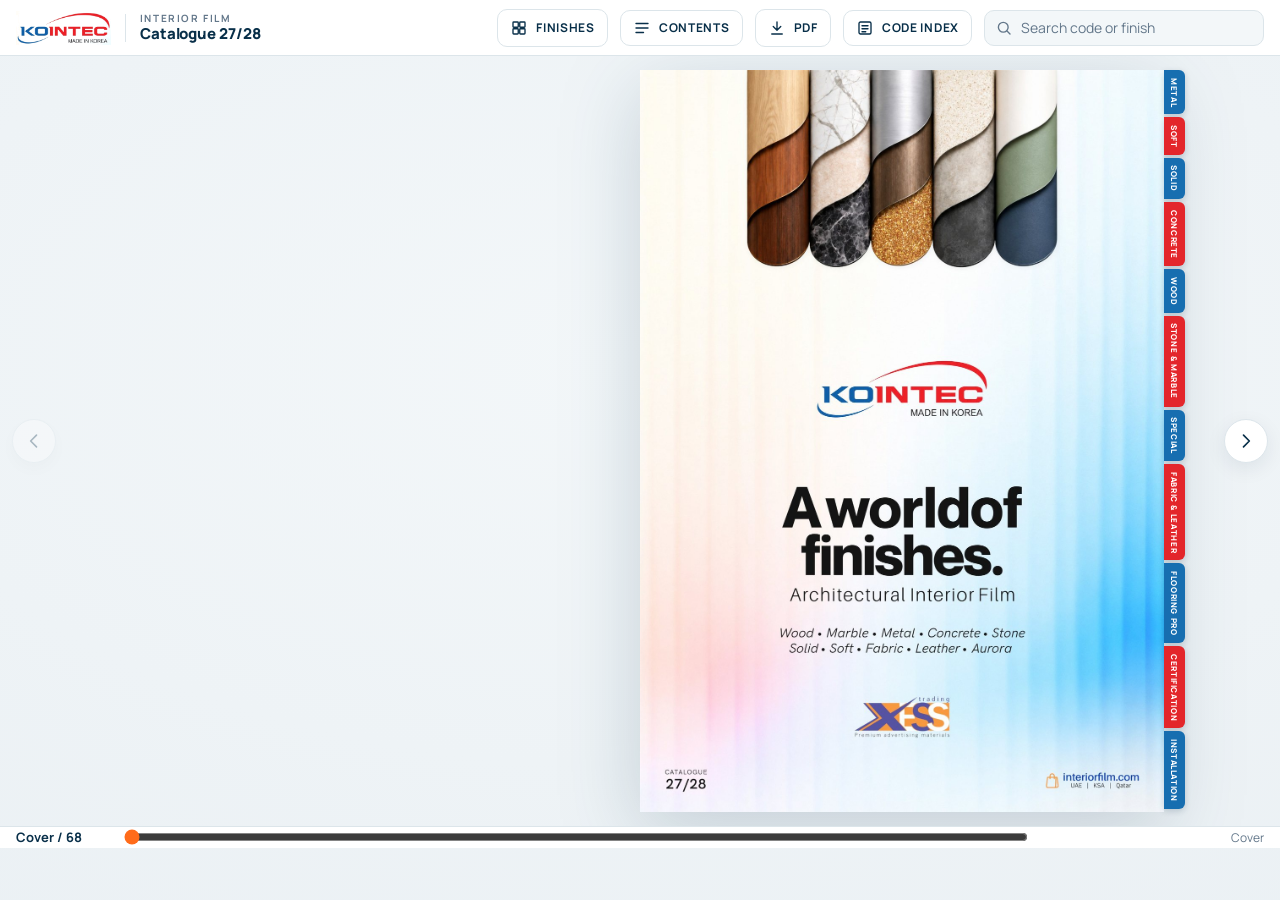
<file: index.html>
<!doctype html>
<html lang="en">
<head>
<meta charset="utf-8">
<meta name="viewport" content="width=device-width, initial-scale=1, viewport-fit=cover">
<title>KOINTEC Interior Film Catalogue 27/28 | 196 Finishes</title>
<meta name="description" content="Browse all 202 KOINTEC architectural interior film finishes: wood, marble, metal, concrete, solid, leather and more. Made in Korea, supplied in the UAE, KSA and Qatar.">
<link rel="canonical" href="https://catalogue.interiorfilm.com/">
<meta name="robots" content="index, follow, max-image-preview:large">
<meta property="og:type" content="website">
<meta property="og:site_name" content="KOINTEC Interior Film Catalogue">
<meta property="og:title" content="KOINTEC Interior Film Catalogue 27/28 | 196 Finishes">
<meta property="og:description" content="Browse all 202 KOINTEC architectural interior film finishes: wood, marble, metal, concrete, solid, leather and more. Made in Korea, supplied in the UAE, KSA and Qatar.">
<meta property="og:url" content="https://catalogue.interiorfilm.com/">
<meta property="og:image" content="https://catalogue.interiorfilm.com/img/cover.jpg">
<meta name="twitter:card" content="summary_large_image">
<meta name="theme-color" content="#082f49">
<link rel="icon" href="favicon.ico" sizes="any">
<link rel="preconnect" href="https://fonts.googleapis.com">
<link rel="preconnect" href="https://fonts.gstatic.com" crossorigin>
<link rel="stylesheet" href="https://fonts.googleapis.com/css2?family=Manrope:wght@400;500;600;700;800&display=swap">
<script type="application/ld+json">{"@context": "https://schema.org", "@graph": [{"@type": "WebSite", "@id": "https://catalogue.interiorfilm.com/#site", "name": "KOINTEC Interior Film Catalogue", "url": "https://catalogue.interiorfilm.com/", "publisher": {"@id": "https://interiorfilm.com/#org"}}, {"@type": "CollectionPage", "name": "KOINTEC Interior Film Catalogue 27/28", "url": "https://catalogue.interiorfilm.com/", "description": "Browse all 202 KOINTEC architectural interior film finishes: wood, marble, metal, concrete, solid, leather and more. Made in Korea, supplied in the UAE, KSA and Qatar.", "isPartOf": {"@id": "https://catalogue.interiorfilm.com/#site"}, "primaryImageOfPage": "https://catalogue.interiorfilm.com/img/cover.jpg", "hasPart": [{"@type": "CollectionPage", "name": "Wood Interior Film & Wood Vinyl Wrap", "url": "https://catalogue.interiorfilm.com/finishes/wood-interior-film/"}, {"@type": "CollectionPage", "name": "Marble & Stone Interior Film", "url": "https://catalogue.interiorfilm.com/finishes/marble-stone-interior-film/"}, {"@type": "CollectionPage", "name": "Brushed Metal & Mirror Interior Film", "url": "https://catalogue.interiorfilm.com/finishes/metal-interior-film/"}, {"@type": "CollectionPage", "name": "Concrete Interior Film", "url": "https://catalogue.interiorfilm.com/finishes/concrete-interior-film/"}, {"@type": "CollectionPage", "name": "Solid Colour Interior Film", "url": "https://catalogue.interiorfilm.com/finishes/solid-colour-interior-film/"}, {"@type": "CollectionPage", "name": "Soft Matt Interior Film", "url": "https://catalogue.interiorfilm.com/finishes/soft-matt-interior-film/"}, {"@type": "CollectionPage", "name": "Leather & Fabric Interior Film", "url": "https://catalogue.interiorfilm.com/finishes/leather-fabric-interior-film/"}, {"@type": "CollectionPage", "name": "Glitter & Design Films", "url": "https://catalogue.interiorfilm.com/finishes/glitter-decoration-film/"}, {"@type": "CollectionPage", "name": "Flooring Pro Floor Vinyl Film", "url": "https://catalogue.interiorfilm.com/finishes/floor-vinyl-film/"}]}, {"@type": "Organization", "@id": "https://interiorfilm.com/#org", "name": "XESS Trading LLC", "url": "https://interiorfilm.com/", "email": "info@xesstrading.com", "telephone": "+971 52 456 9900", "address": {"@type": "PostalAddress", "streetAddress": "No 4, 10, 20A Street, Al Marabea' St, Al Quoz Industrial Area 4", "addressLocality": "Dubai", "addressCountry": "AE"}, "areaServed": ["AE", "SA", "QA"]}]}</script>

<link rel="preconnect" href="https://fonts.googleapis.com">
<link rel="preconnect" href="https://fonts.gstatic.com" crossorigin>
<link rel="stylesheet" href="https://fonts.googleapis.com/css2?family=Manrope:wght@300;400;500;600;700;800&display=swap">
<style>
/* Layout: one-screen reader — toolbar, the book on a calm "desk", a page scrubber. Pages are print pages (always white paper); the desk follows the viewer's theme. All page-internal sizes use cqw so a page scales as one object. Tokens from the KOINTEC Interior Film design system. */
:root{
  --navy:#082f49; --deep:#0d1728; --teal:#0d5362; --blue:#176eb0; --orange:#ff6b1a; --orange-700:#c2410c;
  --paper:#ffffff; --soft:#f3f7f9; --rule:#dce5ea; --ink-head:#082f49; --ink:#294257; --ink-muted:#63778a;
  /* desk / chrome (theme-aware) */
  --desk:#e9eff3; --desk-2:#f3f7f9; --chrome:#ffffff; --chrome-ink:#082f49; --chrome-muted:#63778a; --chrome-rule:#dce5ea;
  --field:#f3f7f9; --focus:#176eb0; --shadow:0 18px 50px rgba(14,44,64,.16);
  --font:Manrope,"Plus Jakarta Sans","DM Sans",system-ui,-apple-system,"Segoe UI",sans-serif;
  --bar:56px; --foot:52px;
}
@media (prefers-color-scheme: dark){:root:not([data-theme="light"]){
  --desk:#0a1220; --desk-2:#0d1728; --chrome:#0d1728; --chrome-ink:#ffffff; --chrome-muted:#b9c7d3; --chrome-rule:rgba(255,255,255,.14);
  --field:#13223a; --focus:#ff6b1a; --shadow:0 24px 70px rgba(0,0,0,.5); color-scheme:dark }}
:root[data-theme="dark"]{
  --desk:#0a1220; --desk-2:#0d1728; --chrome:#0d1728; --chrome-ink:#ffffff; --chrome-muted:#b9c7d3; --chrome-rule:rgba(255,255,255,.14);
  --field:#13223a; --focus:#ff6b1a; --shadow:0 24px 70px rgba(0,0,0,.5); color-scheme:dark }

[hidden]{display:none!important}
img{max-width:100%}
:root{padding-top:env(safe-area-inset-top,0px);padding-bottom:env(safe-area-inset-bottom,0px);box-sizing:border-box}
html,body{height:100%}
body{margin:0;background:radial-gradient(120% 90% at 50% 40%,var(--desk-2),var(--desk));color:var(--chrome-ink);font-family:var(--font);overflow:hidden;-webkit-font-smoothing:antialiased}
body::before{content:"";position:fixed;inset:0 0 auto;height:env(safe-area-inset-top,0px);z-index:10;background:var(--chrome)}
button,input{font-family:inherit}
:focus-visible{outline:2px solid var(--focus);outline-offset:2px}
.app{height:100%;display:grid;grid-template-rows:var(--bar) auto minmax(0,1fr) var(--foot)}

/* toolbar */
.bar{display:flex;align-items:center;gap:12px;background:var(--chrome);border-bottom:1px solid var(--chrome-rule);
  padding-left:max(16px,env(safe-area-inset-left,0px));padding-right:max(16px,env(safe-area-inset-right,0px));position:relative;z-index:20}
.brand{margin:0;font:inherit;display:flex;align-items:center;gap:14px;min-width:0;flex:0 1 auto}
.brand .logo{height:34px;width:auto;display:block;flex:none}
.brand .sep{width:1px;height:28px;background:var(--chrome-rule);flex:none}
.brand .cat{display:flex;flex-direction:column;line-height:1.15;white-space:nowrap}
.brand .cat small{font-size:10px;font-weight:700;letter-spacing:.16em;text-transform:uppercase;color:var(--chrome-muted)}
.brand .cat b{font-size:15px;font-weight:800;letter-spacing:-.005em;color:var(--chrome-ink)}
@media (prefers-color-scheme: dark){:root:not([data-theme="light"]) .brand .logo{background:#fff;padding:4px 8px;border-radius:6px;height:36px}}
:root[data-theme="dark"] .brand .logo{background:#fff;padding:4px 8px;border-radius:6px;height:36px}
.spacer{flex:1}
.tbtn{text-decoration:none;height:36px;min-width:36px;padding:0 12px;border-radius:10px;border:1px solid var(--chrome-rule);background:transparent;color:var(--chrome-ink);
  font-size:12px;font-weight:700;letter-spacing:.06em;text-transform:uppercase;cursor:pointer;display:inline-flex;align-items:center;gap:8px;transition:background .2s ease-out,border-color .2s ease-out}
.tbtn:hover{background:var(--field)}
.tbtn svg{width:18px;height:18px;flex:none}
.search{position:relative;flex:0 1 280px;min-width:0}
.search input{width:100%;box-sizing:border-box;height:36px;border-radius:10px;border:1px solid var(--chrome-rule);background:var(--field);color:var(--chrome-ink);
  padding:0 12px 0 36px;font-size:14px}
.search input::placeholder{color:var(--chrome-muted)}
.search svg{position:absolute;left:11px;top:9px;width:18px;height:18px;color:var(--chrome-muted);pointer-events:none}
.results{position:absolute;top:44px;right:0;width:min(360px,calc(100vw - 32px));max-height:min(420px,70vh);overflow:auto;background:var(--chrome);
  border:1px solid var(--chrome-rule);border-radius:12px;box-shadow:var(--shadow);padding:6px}
.res{display:grid;grid-template-columns:52px 1fr auto;gap:10px;align-items:center;width:100%;text-align:left;border:0;background:transparent;color:var(--chrome-ink);
  padding:6px;border-radius:8px;cursor:pointer}
.res:hover,.res[aria-selected="true"]{background:var(--field)}
.res img,.res .ph{width:52px;height:39px;object-fit:cover;border-radius:4px;background:var(--soft);display:block}
.res b{font-size:13px;font-weight:800;display:block}
.res small{font-size:12px;color:var(--chrome-muted);display:block;white-space:nowrap;overflow:hidden;text-overflow:ellipsis}
.res em{font-style:normal;font-size:11px;color:var(--chrome-muted);font-variant-numeric:tabular-nums}
.empty{padding:14px;font-size:13px;color:var(--chrome-muted)}
@media (max-width:760px){ .brand .sep,.brand .cat,.tbtn .lbl{display:none} .brand .logo{height:30px} .search{flex:1 1 auto} }
@media (max-width:420px){ .bar a.tbtn:not(.pdf){display:none} .brand .logo{height:28px} }

/* stage */
.stage{position:relative;display:grid;place-items:center;min-height:0;overflow:hidden;
  padding:14px max(16px,env(safe-area-inset-right,0px)) 14px max(16px,env(safe-area-inset-left,0px))}
#frame{margin:0 auto;max-width:100%}
#book{filter:drop-shadow(0 20px 40px rgba(8,47,73,.18))}
.nav-arrow{position:absolute;top:50%;transform:translateY(-50%);width:44px;height:44px;border-radius:50%;border:1px solid var(--chrome-rule);
  background:var(--chrome);color:var(--chrome-ink);display:grid;place-items:center;cursor:pointer;z-index:5;box-shadow:0 6px 20px rgba(14,44,64,.08);transition:opacity .2s ease-out}
.nav-arrow svg{width:20px;height:20px}
.nav-arrow[disabled]{opacity:.3;cursor:default}
#prev{left:max(12px,env(safe-area-inset-left,0px))} #next{right:max(12px,env(safe-area-inset-right,0px))}
@media (max-width:760px){.nav-arrow{display:none}}

/* footer scrubber */
.foot{display:flex;align-items:center;gap:14px;background:var(--chrome);border-top:1px solid var(--chrome-rule);
  padding-left:max(16px,env(safe-area-inset-left,0px));padding-right:max(16px,env(safe-area-inset-right,0px));padding-bottom:env(safe-area-inset-bottom,0px)}
.foot .count{font-size:13px;font-weight:700;font-variant-numeric:tabular-nums;white-space:nowrap;min-width:92px}
.foot .where{font-size:12px;color:var(--chrome-muted);white-space:nowrap;overflow:hidden;text-overflow:ellipsis;min-width:0;flex:0 1 220px;text-align:right}
#scrub{flex:1;min-width:0;accent-color:var(--orange);height:28px}
.mbtn{display:none}
@media (max-width:760px){ .mbtn{display:inline-flex} .foot .where{display:none} .foot .count{min-width:0} }

/* ---------- pages (paper) — print layout after the KOINTEC master catalogue ---------- */
.page{background:var(--paper);color:var(--ink);overflow:hidden;container-type:size;font-family:var(--font)}
.page img{display:block}
.pg{position:absolute;inset:0;display:flex;flex-direction:column;padding:5.6cqw 6cqw 4.4cqw}
/* running header: brand + hairline on left pages, hairline + collection on right pages */
.rh{display:flex;align-items:center;gap:2cqw;margin-bottom:3.6cqw;font-size:max(6.5px,1.5cqw);letter-spacing:.04em;color:var(--navy);white-space:nowrap}
.rh .ln{flex:1;height:.16cqw;background:var(--navy);opacity:.85}
.rh .br b{font-weight:800}.rh .br b i{font-style:normal;color:#e3262b}.rh .br span{font-weight:500}
.rh .col{font-weight:800;letter-spacing:.06em;text-transform:uppercase}
.rh .col em{font-style:normal;font-weight:500;color:var(--ink-muted);margin-left:1.2cqw;letter-spacing:.02em;text-transform:none}
.folio{margin-top:auto;padding-top:2cqw;display:flex;justify-content:space-between;align-items:flex-end;gap:3cqw;font-size:max(6.5px,1.5cqw);color:var(--ink-muted)}
.folio b{font-weight:600;color:var(--ink-muted);font-variant-numeric:tabular-nums;font-size:max(7px,1.7cqw)}
.folio small{font-size:max(5.5px,1.15cqw);line-height:1.35;text-align:center;flex:1}
.left .folio{flex-direction:row}.right .folio{flex-direction:row-reverse}

/* swatch tile, labelled like the print: collection (left) · code (right) */
.tile{all:unset;box-sizing:border-box;display:flex;flex-direction:column;gap:1.1cqw;cursor:pointer;min-height:0;min-width:0;position:relative}
.tile .sw{position:relative;flex:1;min-height:0;background:var(--soft);overflow:hidden}
.tile .sw img{width:100%;height:100%;object-fit:cover;transition:transform .3s ease-out}
.tile:hover .sw img{transform:scale(1.04)}
.tile:focus-visible{outline:2px solid var(--blue);outline-offset:3px}
.tile .lab{display:flex;justify-content:space-between;align-items:flex-start;gap:1.5cqw}
.tile .lab span{font-size:max(5.5px,1.2cqw);line-height:1.3;letter-spacing:.06em;text-transform:uppercase;color:var(--ink-muted)}
.tile .lab b{font-size:max(9px,2.3cqw);font-weight:600;color:var(--navy);white-space:nowrap;line-height:1}
.tile .lab b::before{content:"";display:inline-block;width:.9cqw;height:.9cqw;border-radius:50%;background:var(--orange);margin-right:1cqw;vertical-align:.25cqw}
.ph{width:100%;height:100%;display:grid;place-items:center;text-align:center;color:var(--ink-muted);font-size:max(6.5px,1.4cqw);font-weight:700;letter-spacing:.12em;text-transform:uppercase;
  background:repeating-linear-gradient(135deg,var(--soft) 0 1.2cqw,#eaf0f4 1.2cqw 2.4cqw)}
.g2{display:grid;grid-template-columns:1fr 1fr;grid-template-rows:repeat(3,1fr);gap:3.4cqw 4cqw;flex:1;min-height:0}
.g2f{display:grid;grid-template-columns:1fr 1fr;grid-template-rows:1fr 1fr;gap:3.4cqw 4cqw;flex:1;min-height:0}
.g3{display:grid;grid-template-columns:repeat(3,1fr);grid-template-rows:repeat(4,1fr);gap:3cqw 2.6cqw;flex:1;min-height:0}
.g3 .tile .lab b{font-size:max(8px,2cqw)}

/* photo with code callout */
.photo{position:relative;overflow:hidden;background:var(--soft)}
.photo>button:not(.callout)>img{width:100%;height:100%;object-fit:cover}
.photo>button:not(.callout){all:unset;display:block;width:100%;height:100%;cursor:pointer}
.callout{all:unset;cursor:pointer;position:absolute;display:flex;align-items:center;gap:1cqw;color:#fff;font-size:max(8px,2cqw);font-weight:800;letter-spacing:.02em;
  background:rgba(8,47,73,.55);padding:.6cqw 1.4cqw .6cqw .6cqw;border-radius:.6cqw;backdrop-filter:blur(2px)}
.callout:hover{background:rgba(8,47,73,.8)}
.callout::before{content:"N";display:grid;place-items:center;width:2.6cqw;height:2.6cqw;background:#e3262b;color:#fff;font-size:1.5cqw;font-weight:800;text-shadow:none;border-radius:.3cqw}
.callout::after{content:"";position:absolute;left:1.9cqw;top:100%;width:.16cqw;height:5cqw;background:#fff;transform-origin:top;transform:rotate(30deg);box-shadow:0 0 .6cqw rgba(0,0,0,.35)}
.callout:focus-visible{outline:2px solid #fff;outline-offset:3px}
.feat .photo{height:52cqw;flex:none;margin-bottom:3.4cqw}

/* collection opener (left page): title block on paper, photo bleeding to the edges */
.open .pg{padding-bottom:0}
.ttl{font-size:8.2cqw;line-height:1;letter-spacing:-.01em;color:var(--navy);margin:0 0 2.6cqw;text-transform:uppercase;font-weight:300;text-wrap:balance}
.ttl b{font-weight:800}
.intro{font-size:max(8px,1.95cqw);line-height:1.6;color:var(--ink);margin:0 0 3.4cqw;max-width:84cqw;padding-top:2.2cqw;border-top:.16cqw solid var(--navy)}
.roll{display:inline-flex;gap:1.4cqw;align-items:baseline;font-size:max(6.5px,1.5cqw);font-weight:700;letter-spacing:.1em;text-transform:uppercase;color:var(--teal);margin:0 0 1.6cqw}
.roll span{font-weight:500;color:var(--ink-muted);letter-spacing:.04em;text-transform:none}
.open .photo{flex:1;margin:0 -6cqw}
.open .folio{position:absolute;left:6cqw;right:6cqw;bottom:3.6cqw;color:#fff}
.open .folio b{color:#fff}.open .folio small{text-shadow:0 0 .6cqw rgba(0,0,0,.6)}

/* full-bleed inspiration page */
.insp .photo{position:absolute;inset:0}
.insp .folio{position:absolute;left:6cqw;right:6cqw;bottom:3.6cqw;color:#fff}
.insp .folio b{color:#fff}.insp .folio small{text-shadow:0 0 .6cqw rgba(0,0,0,.6)}

/* compact page: one or two small collections */
.compact .photo{flex:none;margin-bottom:3cqw}
.cblock{display:flex;flex-direction:column;min-height:0}
.cblock+.cblock{margin-top:3.4cqw}
.cblock .ttl{font-size:5.4cqw;margin-bottom:1.2cqw}
.cblock .intro{margin-bottom:2.6cqw;padding-top:1.6cqw}
.cgrid{display:grid;grid-template-columns:repeat(3,1fr);gap:2.8cqw 2.6cqw}
.cgrid .tile .sw{flex:none;aspect-ratio:3/2}

/* intro / contents / applications / technical pages */
.eyebrow-ink{font-size:max(6.5px,1.6cqw);font-weight:800;letter-spacing:.22em;text-transform:uppercase;color:var(--teal)}
.h-page{font-size:7.4cqw;line-height:1.02;font-weight:300;letter-spacing:-.01em;color:var(--navy);margin:2cqw 0 3.4cqw;text-wrap:balance;text-transform:uppercase}
.h-page b{font-weight:800}
.lede{font-size:max(8.5px,2.35cqw);line-height:1.6;color:var(--ink);margin:0 0 3cqw;max-width:80cqw}
.facts{display:grid;grid-template-columns:repeat(4,1fr);border-top:.16cqw solid var(--navy);border-bottom:.16cqw solid var(--rule);margin:1cqw 0 4cqw}
.facts div{padding:2.6cqw 0;display:flex;flex-direction:column;gap:.8cqw}
.facts div+div{padding-left:2.6cqw;border-left:.16cqw solid var(--rule)}
.facts b{font-size:6.2cqw;font-weight:800;color:var(--navy);line-height:1;font-variant-numeric:tabular-nums}
.facts span{font-size:max(6.5px,1.45cqw);font-weight:700;letter-spacing:.12em;text-transform:uppercase;color:var(--ink-muted)}
.how{display:grid;grid-template-columns:1fr 1fr;gap:3cqw 4cqw}
.how h4{font-size:max(8px,2.1cqw);font-weight:800;color:var(--navy);margin:0 0 .8cqw}
.how p{font-size:max(7.5px,1.9cqw);line-height:1.55;margin:0;color:var(--ink)}
.toc{display:flex;flex-direction:column;flex:1;min-height:0}
.toc-row{all:unset;box-sizing:border-box;cursor:pointer;display:grid;grid-template-columns:3cqw 1fr auto;gap:2.6cqw;align-items:center;padding:1.15cqw 0;border-bottom:.16cqw solid var(--rule)}
.toc-row:first-child{border-top:.16cqw solid var(--navy)}
.toc-row i{width:1.4cqw;height:4.4cqw;display:block}
.toc-row:hover .t{color:var(--blue)}
.toc-row:focus-visible{outline:2px solid var(--blue);outline-offset:2px}
.toc-row .t{font-size:max(9px,2.7cqw);font-weight:800;color:var(--navy);letter-spacing:.02em;text-transform:uppercase;transition:color .2s ease-out}
.toc-row .s{font-size:max(6.5px,1.55cqw);color:var(--ink-muted);margin-top:.4cqw;line-height:1.4;display:block}
.toc-row .p{font-size:max(9px,2.6cqw);font-weight:700;color:var(--navy);font-variant-numeric:tabular-nums}
.apps{display:grid;grid-template-columns:1fr 1fr;grid-template-rows:1.25fr 1fr 1fr;gap:2.4cqw;flex:1;min-height:0}
.apps .a{position:relative;overflow:hidden;background:var(--soft);min-height:0}
.apps .a:first-child{grid-column:1/-1}
.apps .ab{all:unset;cursor:pointer;display:block;width:100%;height:100%}
.apps .ab img{width:100%;height:100%;object-fit:cover;transition:transform .3s ease-out}
.apps .ab:hover img{transform:scale(1.03)}
.apps .ab:focus-visible{outline:2px solid var(--blue);outline-offset:-3px}
.apps .lab{position:absolute;left:1.6cqw;bottom:1.6cqw;right:1.6cqw;display:flex;flex-direction:column;align-items:flex-start;gap:.3cqw;pointer-events:none}
.apps .lab b{background:var(--navy);color:#fff;font-size:max(7.5px,1.9cqw);font-weight:800;letter-spacing:.02em;padding:.8cqw 1.4cqw}
.apps .lab em{font-style:normal;background:rgba(255,255,255,.94);color:var(--navy);font-size:max(6.5px,1.45cqw);font-weight:700;letter-spacing:.06em;padding:.6cqw 1.4cqw}
.apps .go{position:absolute;top:1.6cqw;right:1.6cqw;display:inline-flex;align-items:center;gap:.6cqw;background:rgba(255,255,255,.94);color:var(--navy);text-decoration:none;
  font-size:max(6.5px,1.45cqw);font-weight:800;letter-spacing:.12em;text-transform:uppercase;padding:.8cqw 1.3cqw;border-radius:.6cqw;transition:background .2s ease-out}
.apps .go:hover{background:var(--orange-700);color:#fff}
.apps .go svg{width:max(8px,1.7cqw);height:max(8px,1.7cqw)}
.tech{display:grid;grid-template-columns:1fr 1fr;gap:2.4cqw 3.4cqw;align-content:start}
.tech div{padding-top:1.4cqw;border-top:.16cqw solid var(--rule)}
.tech h4{font-size:max(7.5px,1.8cqw);font-weight:800;color:var(--navy);margin:0 0 .5cqw;letter-spacing:.02em}
.tech p{font-size:max(6.5px,1.45cqw);line-height:1.5;margin:0;color:var(--ink)}
.tech p small{display:block;color:var(--ink-muted);font-size:max(6px,1.25cqw);margin-top:.4cqw}
.layers{display:grid;grid-template-columns:auto 1fr;gap:.8cqw 2cqw;margin-top:3cqw;padding:2.4cqw;background:var(--soft);font-size:max(6.5px,1.45cqw);align-items:center}
.layers i{display:block;width:16cqw;height:1.8cqw}
.layers b{color:var(--navy)}
.steps{display:flex;flex-direction:column;gap:2.6cqw}
.steps section{display:grid;grid-template-columns:19cqw 1fr;gap:2.6cqw;padding-top:1.8cqw;border-top:.16cqw solid var(--rule)}
.steps h4{font-size:max(7.5px,1.9cqw);font-weight:800;color:var(--navy);margin:0;line-height:1.25;text-transform:uppercase;letter-spacing:.04em}
.steps ol,.steps ul{margin:0;padding-left:2.6cqw;font-size:max(6.5px,1.5cqw);line-height:1.5;color:var(--ink);display:flex;flex-direction:column;gap:.7cqw}
.steps li small{display:block;color:var(--ink-muted)}
.steps p{margin:0 0 .6cqw;font-size:max(6.5px,1.5cqw);line-height:1.5}
.steps p b{color:var(--navy)}
.idx{columns:4;column-gap:3cqw;flex:1;min-height:0}
.idx .g{break-inside:avoid;margin:0 0 1.6cqw}
.idx h5{font-size:max(6px,1.35cqw);font-weight:800;letter-spacing:.14em;text-transform:uppercase;color:var(--navy);margin:0 0 .6cqw;padding-bottom:.5cqw;border-bottom:.16cqw solid var(--navy)}
.ie{all:unset;cursor:pointer;display:flex;justify-content:space-between;gap:1cqw;width:100%;box-sizing:border-box;font-size:max(6.5px,1.55cqw);line-height:1.6;color:var(--ink);font-variant-numeric:tabular-nums}
.ie b{font-weight:600;color:var(--navy)} .ie:hover b{color:var(--blue)} .ie.na b{color:var(--ink-muted);font-weight:500}
.ie:focus-visible{outline:2px solid var(--blue)}
.back .pg{align-items:center;justify-content:center;text-align:center;gap:4cqw}
.back .logo-k{width:52cqw} .back .logo-x{width:27cqw}
.back .swatches{display:grid;grid-template-columns:repeat(9,1fr);width:72cqw;height:5cqw}
.back .swatches img{width:100%;height:100%;object-fit:cover}
.back .url{font-size:4.4cqw;font-weight:800;color:var(--navy);letter-spacing:-.01em;text-decoration:none}
.back .mk{font-size:max(7px,1.75cqw);font-weight:800;letter-spacing:.3em;color:var(--ink-muted)}
.back .pdfl{font-size:max(8px,1.9cqw);font-weight:800;letter-spacing:.08em;text-transform:uppercase;color:var(--orange-700);text-decoration:none;border-bottom:.2cqw solid currentColor;padding-bottom:.3cqw}
.back .dist{font-size:max(8px,2.05cqw);line-height:1.6;color:var(--ink);max-width:60cqw;margin:0}
.cover img{width:100%;height:100%;object-fit:cover}

/* ---------- index tabs (like the printed book's divider tabs) ---------- */
.tabs{position:absolute;top:0;bottom:0;display:flex;flex-direction:column;gap:.35em;z-index:4;pointer-events:none;font-size:11px}
.tabs.l{right:100%;align-items:flex-end}
.tabs.r{left:100%;align-items:flex-start}
.tab{all:unset;pointer-events:auto;cursor:pointer;box-sizing:border-box;writing-mode:vertical-rl;font-family:var(--font);font-size:1em;font-weight:800;letter-spacing:.08em;text-transform:uppercase;
  color:#fff;background:var(--c);padding:.95em .45em;width:2.6em;text-align:center;white-space:nowrap;box-shadow:0 2px 6px rgba(8,47,73,.18);transition:width .18s ease-out,filter .18s ease-out}
.tabs.l .tab{transform:rotate(180deg);border-radius:0 6px 6px 0}
.tabs.r .tab{border-radius:0 6px 6px 0}
.tab:hover{width:3.1em;filter:brightness(1.08)}
.tab[aria-current="true"]{width:4.1em;box-shadow:0 3px 10px rgba(8,47,73,.3)}
.tab:focus-visible{outline:2px solid var(--focus);outline-offset:2px}
.tabstrip{display:none}
@media (max-width:760px){
  .tabs{display:none}
  .tabstrip{display:flex;align-items:flex-end;gap:6px;overflow-x:auto;padding:8px max(16px,env(safe-area-inset-right,0px)) 8px max(16px,env(safe-area-inset-left,0px));background:var(--chrome);border-bottom:1px solid var(--chrome-rule);scrollbar-width:none}
  .tabstrip::-webkit-scrollbar{display:none}
  .tabstrip .tab{writing-mode:horizontal-tb;width:auto;padding:7px 11px;border-radius:6px;font-size:11px;box-shadow:none;flex:none}
  .tabstrip .tab:hover{width:auto}
  .tabstrip .tab[aria-current="true"]{width:auto;padding-top:13px;box-shadow:0 2px 6px rgba(8,47,73,.25)}
}

/* ---------- lightbox ---------- */
.lb{position:fixed;inset:0;z-index:50;background:rgba(6,18,32,.62);display:grid;place-items:center;
  padding:max(16px,env(safe-area-inset-top,0px)) max(16px,env(safe-area-inset-right,0px)) max(16px,env(safe-area-inset-bottom,0px)) max(16px,env(safe-area-inset-left,0px))}
.card{width:min(1040px,100%);max-height:100%;overflow:auto;background:#fff;color:var(--ink);border-radius:14px;box-shadow:0 24px 70px rgba(0,0,0,.3);display:grid;grid-template-columns:1.25fr 1fr}
.card .media{display:grid;grid-template-rows:auto auto;gap:2px;background:var(--rule)}
.card .media figure{margin:0;position:relative;background:var(--soft)}
.card .media img{width:100%;aspect-ratio:4/3;object-fit:cover}
.card .media figcaption{position:absolute;left:12px;top:12px;font-size:11px;font-weight:800;letter-spacing:.14em;text-transform:uppercase;background:rgba(255,255,255,.94);color:var(--navy);padding:5px 9px;border-radius:6px}
.card .media{min-width:0;overflow:hidden;align-content:center;background:var(--soft)}
.card .media .ph{width:100%;height:auto;aspect-ratio:4/3;font-size:12px}
.card .info{padding:32px;display:flex;flex-direction:column;gap:14px;min-width:0}
.card .info .eb{font-size:11px;font-weight:800;letter-spacing:.18em;text-transform:uppercase;color:var(--teal)}
.card .info h3{font-size:44px;line-height:1;font-weight:800;color:var(--navy);margin:0;letter-spacing:-.02em}
.card .info h4{font-size:19px;line-height:1.35;font-weight:600;color:var(--navy);margin:0}
.card .info p{font-size:15px;line-height:1.65;margin:0;color:var(--ink)}
.card dl{display:grid;grid-template-columns:auto 1fr;gap:8px 16px;margin:4px 0 0;padding:14px 0;border-top:1px solid var(--rule);border-bottom:1px solid var(--rule);font-size:13px}
.card dt{font-weight:700;color:var(--ink-muted);letter-spacing:.04em}
.card dd{margin:0;color:var(--navy);font-weight:600}
.btn.wa{background:#25d366;border-color:#25d366;color:#fff}.btn.wa:hover{background:#1ebe5b;border-color:#1ebe5b;color:#fff}.btn.wa svg{width:16px;height:16px}
.card .acts{display:flex;flex-wrap:wrap;gap:10px;margin-top:auto;padding-top:6px}
.btn{height:42px;padding:0 16px;border-radius:10px;border:1px solid var(--rule);background:#fff;color:var(--navy);font-size:13px;font-weight:700;letter-spacing:.06em;text-transform:uppercase;
  display:inline-flex;align-items:center;gap:8px;cursor:pointer;text-decoration:none;transition:background .2s ease-out}
.btn:hover{background:var(--soft)}
.btn.pri{background:var(--orange-700);border-color:var(--orange-700);color:#fff}
.btn.pri:hover{background:#a8380a}
.btn svg{width:16px;height:16px}
.card .pager{display:flex;justify-content:space-between;gap:10px;font-size:12px;color:var(--ink-muted)}
.x{position:absolute;top:max(16px,env(safe-area-inset-top,0px));right:max(16px,env(safe-area-inset-right,0px));width:44px;height:44px;border-radius:50%;border:0;background:#fff;color:var(--navy);display:grid;place-items:center;cursor:pointer;box-shadow:0 6px 20px rgba(0,0,0,.2)}
.x svg{width:20px;height:20px}
@media (max-width:820px){.card{grid-template-columns:1fr}.card .info{padding:22px}.card .info h3{font-size:34px}}
.toast{position:fixed;left:50%;bottom:calc(var(--foot) + 16px + env(safe-area-inset-bottom,0px));transform:translateX(-50%);background:var(--navy);color:#fff;font-size:13px;font-weight:600;padding:10px 16px;border-radius:10px;z-index:60}
.loading{font-size:13px;color:var(--chrome-muted)}
@media (prefers-reduced-motion:reduce){*{transition:none!important}}
</style>

</head>
<body>
<div class="app">
  <header class="bar">
    <h1 class="brand"><img class="logo" src="img/logo-kointec.png" alt="KOINTEC" width="611" height="219"><span class="sep" aria-hidden="true"></span><span class="cat"><small>Interior Film</small> <b>Catalogue 27/28</b></span></h1>
    <div class="spacer"></div>
    <a class="tbtn" href="finishes/" title="All finishes as web pages"><svg viewBox="0 0 24 24" fill="none" stroke="currentColor" stroke-width="1.8" stroke-linecap="round" stroke-linejoin="round"><rect x="4" y="4" width="7" height="7" rx="1"/><rect x="13" y="4" width="7" height="7" rx="1"/><rect x="4" y="13" width="7" height="7" rx="1"/><rect x="13" y="13" width="7" height="7" rx="1"/></svg><span class="lbl">Finishes</span></a>
    <button class="tbtn" id="tocBtn" type="button" title="Contents"><svg viewBox="0 0 24 24" fill="none" stroke="currentColor" stroke-width="1.8" stroke-linecap="round"><path d="M4 6h16M4 12h16M4 18h10"/></svg><span class="lbl">Contents</span></button>
    <a class="tbtn pdf" href="https://xesstrading.com/KOINTEC-XT-catalogue-27-28.pdf" target="_blank" rel="noopener" title="Download the catalogue as a PDF"><svg viewBox="0 0 24 24" fill="none" stroke="currentColor" stroke-width="1.8" stroke-linecap="round" stroke-linejoin="round"><path d="M12 4v11M7 10l5 5 5-5M5 20h14"/></svg><span class="lbl">PDF</span></a>
    <button class="tbtn" id="idxBtn" type="button" title="Code index"><svg viewBox="0 0 24 24" fill="none" stroke="currentColor" stroke-width="1.8" stroke-linecap="round" stroke-linejoin="round"><rect x="4" y="4" width="16" height="16" rx="2"/><path d="M8 9h8M8 13h8M8 17h5"/></svg><span class="lbl">Code index</span></button>
    <div class="search">
      <svg viewBox="0 0 24 24" fill="none" stroke="currentColor" stroke-width="1.8" stroke-linecap="round"><circle cx="11" cy="11" r="6.5"/><path d="M16 16l4 4"/></svg>
      <input id="q" type="search" placeholder="Search code or finish" autocomplete="off" aria-label="Search by product code or finish name">
      <div class="results" id="results" hidden role="listbox"></div>
    </div>
  </header>
  <nav class="tabstrip" id="tabstrip" aria-label="Sections"></nav>
  <main class="stage" id="stage">
    <button class="nav-arrow" id="prev" type="button" aria-label="Previous page"><svg viewBox="0 0 24 24" fill="none" stroke="currentColor" stroke-width="2" stroke-linecap="round" stroke-linejoin="round"><path d="M15 5l-7 7 7 7"/></svg></button>
    <div id="frame"><div id="book"><div class="loading">Opening catalogue…</div></div></div>
    <button class="nav-arrow" id="next" type="button" aria-label="Next page"><svg viewBox="0 0 24 24" fill="none" stroke="currentColor" stroke-width="2" stroke-linecap="round" stroke-linejoin="round"><path d="M9 5l7 7-7 7"/></svg></button>
  </main>
  <footer class="foot">
    <button class="tbtn mbtn" id="mprev" type="button" aria-label="Previous page"><svg viewBox="0 0 24 24" fill="none" stroke="currentColor" stroke-width="2" stroke-linecap="round" stroke-linejoin="round"><path d="M15 5l-7 7 7 7"/></svg></button>
    <span class="count" id="count">Cover</span>
    <input id="scrub" type="range" min="1" value="1" aria-label="Go to page">
    <span class="where" id="where"></span>
    <button class="tbtn mbtn" id="mnext" type="button" aria-label="Next page"><svg viewBox="0 0 24 24" fill="none" stroke="currentColor" stroke-width="2" stroke-linecap="round" stroke-linejoin="round"><path d="M9 5l7 7-7 7"/></svg></button>
  </footer>
</div>
<noscript><div style="padding:24px;font-family:Manrope,sans-serif"><p>The flipbook needs JavaScript. Browse the same finishes as web pages:</p><ul><li><a href="finishes/wood-interior-film/">Wood Interior Film &amp; Wood Vinyl Wrap (56)</a></li><li><a href="finishes/marble-stone-interior-film/">Marble &amp; Stone Interior Film (22)</a></li><li><a href="finishes/metal-interior-film/">Brushed Metal &amp; Mirror Interior Film (16)</a></li><li><a href="finishes/concrete-interior-film/">Concrete Interior Film (9)</a></li><li><a href="finishes/solid-colour-interior-film/">Solid Colour Interior Film (65)</a></li><li><a href="finishes/soft-matt-interior-film/">Soft Matt Interior Film (7)</a></li><li><a href="finishes/leather-fabric-interior-film/">Leather &amp; Fabric Interior Film (3)</a></li><li><a href="finishes/glitter-decoration-film/">Glitter &amp; Design Films (18)</a></li><li><a href="finishes/floor-vinyl-film/">Flooring Pro Floor Vinyl Film (6)</a></li></ul></div></noscript>
<div class="lb" id="lb" hidden role="dialog" aria-modal="true" aria-labelledby="lbCode"></div>
<div class="toast" id="toast" hidden></div>

<script src="assets/page-flip.browser.js"></script>
<script>
const BOOK = {"products":[{"code":"IT601","group":"PAINTED WOOD","name":"Soft Ivory Painted Wood Interior Film","desc":"Soft ivory painted wood interior film with subtle grain detail. Perfect for modern cabinetry and interior surfaces.","img":true,"akind":"Application","url":"https://interiorfilm.com/uae/en/category/wood/painted-wood/soft-ivory-painted-wood-interior-film","page":32,"size":"1.23m x 50 m","brand":null},{"code":"CNW625","group":"PREMIUM WOOD","name":"Light Ash Wood Interior Film","desc":"Light ash wood interior film with a pale, airy wood tone. Suitable for bright modern interiors.","img":true,"akind":"Application","url":"https://interiorfilm.com/uae/en/category/wood/premium-wood/light-ash-wood-interior-film","page":27,"size":"1.23m x 50 m","brand":null},{"code":"CNW644","group":"PREMIUM WOOD","name":"Light Maple Wood Interior Film","desc":"Light maple wood interior film with soft creamy tones and subtle grain, ideal for Scandinavian and modern interiors.","img":true,"akind":"Application","url":"https://interiorfilm.com/uae/en/category/wood/premium-wood/light-maple-wood-interior-film","page":30,"size":"1.23m x 50 m","brand":null},{"code":"IT614","group":"WOOD","name":"Natural Oak Grain Vinyl Wrap","desc":"Natural oak grain vinyl wrap with authentic wood texture, ideal for cabinets, doors, and wall panels.","img":true,"akind":"Application","url":"https://interiorfilm.com/uae/en/category/wood/wood-standard/natural-oak-grain-vinyl-wrap","page":40,"size":"1.23m x 50 m","brand":null},{"code":"IT422","group":"WOOD","name":"Soft Beige Wood Vinyl Wrap","desc":"Soft beige wood vinyl wrap offering a clean and elegant wood finish for walls, furniture, and interior renovations.","img":true,"akind":"Application","url":"https://interiorfilm.com/uae/en/category/wood/wood-standard/soft-beige-wood-vinyl-wrap","page":40,"size":"1.23m x 50 m","brand":null},{"code":"IT155","group":"WOOD","name":"Soft Cream Wood Vinyl Wrap","desc":"Soft cream wood vinyl wrap offering a subtle and elegant finish for minimalist interiors.","img":true,"akind":"Application","url":"https://interiorfilm.com/uae/en/category/wood/wood-standard/soft-cream-wood-vinyl-wrap","page":36,"size":"1.23m x 50 m","brand":null},{"code":"IT231","group":"WOOD","name":"Pale Oak Wood Vinyl Wrap","desc":"Pale oak wood vinyl wrap offering a light, airy wood look for contemporary interior spaces.","img":true,"akind":"Application","url":"https://interiorfilm.com/uae/en/category/wood/wood-standard/pale-oak-wood-vinyl-wrap","page":36,"size":"1.23m x 50 m","brand":null},{"code":"CNW640","group":"PREMIUM WOOD","name":"Light Natural Wood Vinyl Wrap","desc":"Light natural wood vinyl wrap with a bright, airy appearance. Ideal for Scandinavian-style interiors and furniture.","img":true,"akind":"Application","url":"https://interiorfilm.com/uae/en/category/wood/premium-wood/light-natural-wood-vinyl-wrap","page":30,"size":"1.23m x 50 m","brand":null},{"code":"IT250","group":"WOOD","name":"Light Beech Smooth Wood Vinyl Wrap","desc":"Light beech smooth wood vinyl wrap designed for clean-lined furniture and modern interior spaces.","img":true,"akind":"Application","url":"https://interiorfilm.com/uae/en/category/wood/wood-standard/light-beech-smooth-wood-vinyl-wrap","page":37,"size":"1.23m x 50 m","brand":null},{"code":"IPW506","group":"WOOD","name":"Grey Oak Wood Vinyl Wrap","desc":"Grey oak wood vinyl wrap with a modern neutral finish, ideal for furniture, cabinets, and wall cladding.","img":true,"akind":"Application","url":"https://interiorfilm.com/uae/en/category/wood/wood-standard/grey-oak-wood-vinyl-wrap","page":35,"size":"1.23m x 50 m","brand":null},{"code":"IT338","group":"WOOD","name":"Light Scandinavian Wood Vinyl Wrap","desc":"Light Scandinavian wood vinyl wrap designed for minimal, airy interiors with a natural wood appearance.","img":true,"akind":"Application","url":"https://interiorfilm.com/uae/en/category/wood/wood-standard/light-scandinavian-wood-vinyl-wrap","page":39,"size":"1.23m x 50 m","brand":null},{"code":"IT255","group":"WOOD","name":"Golden Oak Wood Vinyl Wrap","desc":"","img":true,"akind":"Application","url":"https://interiorfilm.com/uae/en/category/wood/wood-standard/golden-oak-wood-vinyl-wrap","page":37,"size":"1.23m x 50 m","brand":null},{"code":"CNW630","group":"PREMIUM WOOD","name":"Light Oak Wood Premium Vinyl Wrap","desc":"Light oak wood premium vinyl wrap with soft natural grain. Ideal for cabinets, wardrobes, doors, and Scandinavian interiors.","img":true,"akind":"Application","url":"https://interiorfilm.com/uae/en/category/wood/premium-wood/light-oak-wood-premium-vinyl-wrap","page":28,"size":"1.23m x 50 m","brand":null},{"code":"CNW627","group":"PREMIUM WOOD","name":"Earthy Oak Wood Interior Film","desc":"Earthy oak wood interior film with natural grain depth. Perfect for warm and timeless interior designs.","img":true,"akind":"Application","url":"https://interiorfilm.com/uae/en/category/wood/premium-wood/earthy-oak-wood-interior-film","page":27,"size":"1.23m x 50 m","brand":null},{"code":"IT414","group":"WOOD","name":"Pale Birch Wood Vinyl Wrap","desc":"Pale birch wood vinyl wrap with light grain texture, perfect for clean and modern interior spaces.","img":true,"akind":"Application","url":"https://interiorfilm.com/uae/en/category/wood/wood-standard/pale-birch-wood-vinyl-wrap","page":39,"size":"1.23m x 50 m","brand":null},{"code":"CNW641","group":"PREMIUM WOOD","name":"Honey Oak Wood premium Interior Film","desc":"Honey oak wood interior film with warm natural tones. Suitable for inviting residential and commercial interiors.","img":true,"akind":"Application","url":"https://interiorfilm.com/uae/en/category/wood/premium-wood/honey-oak-wood-premium-interior-film","page":30,"size":"1.23m x 50 m","brand":null},{"code":"IPW836","group":"WOOD","name":"Natural Light Oak Wood Vinyl Wrap","desc":"Natural light oak wood vinyl wrap offering a soft wood look for furniture and interior walls.","img":true,"akind":"Application","url":"https://interiorfilm.com/uae/en/category/wood/wood-standard/natural-light-oak-wood-vinyl-wrap","page":35,"size":"1.23m x 50 m","brand":null},{"code":"IT337","group":"WOOD","name":"Natural Beech Wood Vinyl Wrap","desc":"Natural beech wood vinyl wrap with soft grain pattern, ideal for residential and office interiors.","img":true,"akind":"Application","url":"https://interiorfilm.com/uae/en/category/wood/wood-standard/natural-beech-wood-vinyl-wrap","page":38,"size":"1.23m x 50 m","brand":null},{"code":"IT340","group":"WOOD","name":"","desc":"","img":true,"akind":"","url":null,"page":39,"size":"1.23m x 50 m","brand":null},{"code":"IT235","group":"WOOD","name":"Natural Birch Light Wood Vinyl Wrap","desc":"Natural birch light wood vinyl wrap ideal for modern furniture and decorative wall applications.","img":true,"akind":"Application","url":"https://interiorfilm.com/uae/en/category/wood/wood-standard/natural-birch-light-wood-vinyl-wrap","page":37,"size":"1.23m x 50 m","brand":null},{"code":"CNW636","group":"PREMIUM WOOD","name":"Warm Beige Wood Vinyl","desc":"Warm beige wood vinyl wrap with smooth grain finish. Ideal for elegant and neutral interior applications.","img":true,"akind":"Application","url":"https://interiorfilm.com/uae/en/category/wood/premium-wood/warm-beige-wood-vinyl","page":29,"size":"1.23m x 50 m","brand":null},{"code":"IT403","group":"WOOD","name":"Premium Oak Wood Vinyl Wrap","desc":"Premium oak wood vinyl wrap with refined grain texture, suitable for high-end interior applications.","img":true,"akind":"Application","url":"https://interiorfilm.com/uae/en/category/wood/wood-standard/premium-oak-wood-vinyl-wrap","page":39,"size":"1.23m x 50 m","brand":null},{"code":"CNW633","group":"PREMIUM WOOD","name":"Natural Oak Wood Premium Interior Film","desc":"Natural oak wood premium interior film with realistic grain detail. Suitable for residential and commercial interiors.","img":true,"akind":"Application","url":"https://interiorfilm.com/uae/en/category/wood/premium-wood/natural-oak-wood-premium-interior-film","page":29,"size":"1.23m x 50 m","brand":null},{"code":"IT232","group":"WOOD","name":"Light Oak Wood Vinyl Wrap","desc":"Light oak wood vinyl wrap with natural grain and warm beige tones, ideal for cabinets, displays, and modern interiors.","img":true,"akind":"Application","url":"https://interiorfilm.com/uae/en/category/wood/wood-standard/light-oak-wood-vinyl-wrap","page":37,"size":"1.23m x 50 m","brand":null},{"code":"CNW645","group":"PREMIUM WOOD","name":"Golden Oak Wood Vinyl Wrap","desc":"Golden oak wood vinyl wrap adding warmth and brightness to residential and commercial interior spaces.","img":true,"akind":"Application","url":"https://interiorfilm.com/uae/en/category/wood/premium-wood/golden-oak-wood-vinyl-wrap","page":31,"size":"1.23m x 50 m","brand":null},{"code":"CNW626","group":"PREMIUM WOOD","name":"Golden Maple Wood Vinyl Wrap","desc":"Golden maple wood vinyl wrap adding warmth and elegance. Ideal for refined residential and commercial interiors.","img":true,"akind":"Application","url":"https://interiorfilm.com/uae/en/category/wood/premium-wood/golden-maple-wood-vinyl-wrap","page":27,"size":"1.23m x 50 m","brand":null},{"code":"CNW624","group":"PREMIUM WOOD","name":"Warm Teak Wood Vinyl Wrap","desc":"Warm teak wood vinyl wrap with rich natural warmth. Ideal for furniture wrapping and elegant interior finishes.","img":true,"akind":"Application","url":"https://interiorfilm.com/uae/en/category/wood/premium-wood/warm-teak-wood-vinyl-wrap","page":27,"size":"1.23m x 50 m","brand":null},{"code":"IT229","group":"WOOD","name":"Natural Maple Wood Vinyl Wrap","desc":"Natural maple wood vinyl wrap designed for bright interiors and modern furniture transformations.","img":true,"akind":"Application","url":"https://interiorfilm.com/uae/en/category/wood/wood-standard/natural-maple-wood-vinyl-wrap","page":36,"size":"1.23m x 50 m","brand":null},{"code":"CNW620","group":"PREMIUM WOOD","name":"Classic Walnut Wood Vinyl Wrap","desc":"Classic walnut wood vinyl wrap with rich brown tones and timeless appeal. Ideal for cabinets, doors, and interior surfaces.","img":true,"akind":"Application","url":"https://interiorfilm.com/uae/en/category/wood/premium-wood/classic-walnut-wood-vinyl-wrap","page":27,"size":"1.23m x 50 m","brand":null},{"code":"IT205","group":"WOOD","name":"Light Teak Wood Vinyl Wrap","desc":"Light teak wood vinyl wrap with smooth grain, suitable for residential and commercial interior applications.","img":true,"akind":"Application","url":"https://interiorfilm.com/uae/en/category/wood/wood-standard/light-teak-wood-vinyl-wrap","page":36,"size":"1.23m x 50 m","brand":null},{"code":"IT424","group":"WOOD","name":"Pale Oak Wood Vinyl Wrap","desc":"Pale oak wood vinyl wrap with gentle grain texture, perfect for Scandinavian and minimalist interior designs.","img":true,"akind":"Application","url":"https://interiorfilm.com/uae/en/category/wood/wood-standard/pale-oak-wood-vinyl-wrap","page":40,"size":"1.23m x 50 m","brand":null},{"code":"IT251","group":"WOOD","name":"Natural Beech Wood Vinyl Wrap","desc":"Natural beech wood vinyl wrap featuring subtle grain for timeless interior design applications.","img":true,"akind":"Application","url":"https://interiorfilm.com/uae/en/category/wood/wood-standard/natural-beech-wood-vinyl-wrap","page":37,"size":"1.23m x 50 m","brand":null},{"code":"IT141","group":"WOOD","name":"Natural Birch Wood Vinyl Wrap","desc":"Natural birch wood vinyl wrap with soft grain texture for clean and contemporary interiors.","img":true,"akind":"Application","url":"https://interiorfilm.com/uae/en/category/wood/wood-standard/natural-birch-wood-vinyl-wrap","page":35,"size":"1.23m x 50 m","brand":null},{"code":"IT339","group":"WOOD","name":"Warm Natural Wood Vinyl Wrap","desc":"Warm natural wood vinyl wrap providing a balanced wood tone for furniture, panels, and wall coverings.","img":true,"akind":"Application","url":"https://interiorfilm.com/uae/en/category/wood/wood-standard/warm-natural-wood-vinyl-wrap","page":39,"size":"1.23m x 50 m","brand":null},{"code":"IT310","group":"WOOD","name":"Soft Beige Wood Vinyl Wrap","desc":"Soft beige wood vinyl wrap creating a light, calm wood finish for modern interiors and furniture upgrades.","img":true,"akind":"Application","url":"https://interiorfilm.com/uae/en/category/wood/wood-standard/soft-beige-wood-vinyl-wrap","page":38,"size":"1.23m x 50 m","brand":null},{"code":"IT311","group":"WOOD","name":"Classic Oak Wood Vinyl Wrap","desc":"Classic oak wood vinyl wrap with natural grain detailing, suitable for doors, cabinets, and wall panels.","img":true,"akind":"Application","url":"https://interiorfilm.com/uae/en/category/wood/wood-standard/classic-oak-wood-vinyl-wrap","page":38,"size":"1.23m x 50 m","brand":null},{"code":"CNW634","group":"PREMIUM WOOD","name":"Classic Brown Wood Vinyl Wrap","desc":"Classic brown wood vinyl wrap with timeless wood appearance. Ideal for doors, cabinets, and feature walls.","img":true,"akind":"Application","url":"https://interiorfilm.com/uae/en/category/wood/premium-wood/classic-brown-wood-vinyl-wrap","page":29,"size":"1.23m x 50 m","brand":null},{"code":"IT127","group":"WOOD","name":"Weathered Oak Wood Vinyl Wrap","desc":"Weathered oak wood vinyl wrap with rustic texture for industrial and modern interior designs.","img":true,"akind":"Application","url":"https://interiorfilm.com/uae/en/category/wood/wood-standard/weathered-oak-wood-vinyl-wrap","page":35,"size":"1.23m x 50 m","brand":null},{"code":"IT256","group":"WOOD","name":"Deep Brown Wood Vinyl Wrap","desc":"Deep brown wood vinyl wrap with refined grain, suitable for premium furniture, cabinetry, and wall applications.","img":true,"akind":"Application","url":"https://interiorfilm.com/uae/en/category/wood/wood-standard/deep-brown-wood-vinyl-wrap","page":37,"size":"1.23m x 50 m","brand":null},{"code":"IT124","group":"WOOD","name":"Light Beech Wood Vinyl Wrap","desc":"Light beech wood vinyl wrap ideal for bright interiors, furniture upgrades, and wall cladding.","img":true,"akind":"Application","url":"https://interiorfilm.com/uae/en/category/wood/wood-standard/light-beech-wood-vinyl-wrap","page":35,"size":"1.23m x 50 m","brand":null},{"code":"CNW631","group":"PREMIUM WOOD","name":"Natural Oak Wood Interior Film","desc":"Natural oak wood interior film featuring warm beige-brown grain, ideal for furniture wrapping, wall panels, wardrobes, and modern interior applications.","img":true,"akind":"Application","url":"https://interiorfilm.com/uae/en/category/wood/premium-wood/natural-oak-wood-interior-film","page":28,"size":"1.23m x 50 m","brand":null},{"code":"CNW642","group":"PREMIUM WOOD","name":"Warm Oak Wood Interior Film","desc":"Classic warm oak wood interior film suitable for furniture, wall cladding, and timeless interior applications.","img":true,"akind":"Application","url":"https://interiorfilm.com/uae/en/category/wood/premium-wood/warm-oak-wood-interior-film","page":30,"size":"1.23m x 50 m","brand":null},{"code":"CNW638","group":"PREMIUM WOOD","name":"Reddish Oak Wood Vinyl Wrap","desc":"Reddish oak wood vinyl wrap with rich grain detail. Ideal for statement interiors, cabinets, and furniture wrapping.","img":true,"akind":"Application","url":"https://interiorfilm.com/uae/en/category/wood/premium-wood/reddish-oak-wood-vinyl-wrap","page":29,"size":"1.23m x 50 m","brand":null},{"code":"IT406","group":"WOOD","name":"Dark Chocolate Wood Vinyl Wrap","desc":"Dark chocolate wood vinyl wrap delivering deep color and elegance for luxury interior finishes.","img":true,"akind":"Application","url":"https://interiorfilm.com/uae/en/category/wood/wood-standard/dark-chocolate-wood-vinyl-wrap","page":39,"size":"1.23m x 50 m","brand":null},{"code":"IE058","group":"PREMIUM WOOD","name":"","desc":"","img":true,"akind":"","url":null,"page":31,"size":"1.23m x 50 m","brand":null},{"code":"CNW649","group":"PREMIUM WOOD","name":"Dark Mocha Wood Vinyl Wrap","desc":"Dark mocha wood vinyl wrap with deep, luxurious brown tones. Suitable for upscale residential and retail interiors.","img":true,"akind":"Application","url":"https://interiorfilm.com/uae/en/category/wood/premium-wood/dark-mocha-wood-vinyl-wrap","page":31,"size":"1.23m x 50 m","brand":null},{"code":"IT307","group":"WOOD","name":"Espresso Dark Wood Vinyl Wrap","desc":"Espresso dark wood vinyl wrap designed for bold interiors, feature walls, and luxury furniture surfaces.","img":true,"akind":"Application","url":"https://interiorfilm.com/uae/en/category/wood/wood-standard/espresso-dark-wood-vinyl-wrap","page":38,"size":"1.23m x 50 m","brand":null},{"code":"CNW639","group":"PREMIUM WOOD","name":"Ash Grey Wood Interior Film","desc":"Ash grey wood interior film with a contemporary neutral tone. Suitable for minimalist and modern interior designs.","img":true,"akind":"Application","url":"https://interiorfilm.com/uae/en/category/wood/premium-wood/ash-grey-wood-interior-film","page":29,"size":"1.23m x 50 m","brand":null},{"code":"IE057","group":"WOOD","name":"Cherry Wood Vinyl Wrap","desc":"Cherry wood vinyl wrap with rich reddish-brown wood grain. Ideal for cabinets, furniture wrapping, wall panels, and interior applications.","img":true,"akind":"Application","url":"https://interiorfilm.com/uae/en/category/wood/wood-standard/cherry-wood-vinyl-wrap","page":35,"size":"1.23m x 50 m","brand":null},{"code":"CNW635","group":"PREMIUM WOOD","name":"Deep Espresso Wood Interior Film","desc":"Deep espresso wood interior film with bold dark wood tones. Perfect for modern and premium interior spaces.","img":true,"akind":"Application","url":"https://interiorfilm.com/uae/en/category/wood/premium-wood/deep-espresso-wood-interior-film","page":29,"size":"1.23m x 50 m","brand":null},{"code":"CNW648","group":"PREMIUM WOOD","name":"Dark Chestnut Wood Premium Vinyl Wrap","desc":"Rich chestnut wood vinyl wrap designed for high-end interiors, feature walls, and furniture applications.","img":true,"akind":"Application","url":"https://interiorfilm.com/uae/en/category/wood/premium-wood/dark-chestnut-wood-vinyl-wrap","page":31,"size":"1.23m x 50 m","brand":null},{"code":"CNW621","group":"PREMIUM WOOD","name":"Medium Brown Wood Interior Film","desc":"Medium brown wood interior film offering a balanced natural wood look. Suitable for versatile interior design applications.","img":true,"akind":"Application","url":"https://interiorfilm.com/uae/en/category/wood/premium-wood/medium-brown-wood-interior-film","page":27,"size":"1.23m x 50 m","brand":null},{"code":"CNW628","group":"PREMIUM WOOD","name":"Dark Oak Wood Vinyl Wrap","desc":"Dark oak wood vinyl wrap with strong wood character. Ideal for premium and sophisticated interior styling.","img":true,"akind":"Application","url":"https://interiorfilm.com/uae/en/category/wood/premium-wood/dark-oak-wood-vinyl-wrap","page":28,"size":"1.23m x 50 m","brand":null},{"code":"CNW646","group":"PREMIUM WOOD","name":"Soft Grey Oak Interior Film","desc":"Soft grey oak interior film combining modern tones with natural wood grain for contemporary interiors.","img":true,"akind":"Application","url":"https://interiorfilm.com/uae/en/category/wood/premium-wood/soft-grey-oak-interior-film","page":31,"size":"1.23m x 50 m","brand":null},{"code":"CNW629","group":"PREMIUM WOOD","name":"Charcoal Wood Interior Film","desc":"Charcoal-toned wood interior film with a contemporary dark finish. Suitable for modern feature walls and furniture.","img":true,"akind":"Application","url":"https://interiorfilm.com/uae/en/category/wood/premium-wood/charcoal-wood-interior-film","page":28,"size":"1.23m x 50 m","brand":null},{"code":"SD944","group":"TEXTURE WOOD","name":"Black Textured Wood Interior Film","desc":"Black textured wood interior film with deep grain finish, ideal for luxury furniture, feature walls, and premium interiors.","img":true,"akind":"Application","url":"https://interiorfilm.com/uae/en/category/wood/texture-wood/black-textured-wood-interior-film","page":32,"size":"1.23m x 50 m","brand":null},{"code":"EB825","group":"EMBO SOLID","name":"Matte Black Embo Solid Vinyl Wrap","desc":"Pearl white embo solid interior film with a refined textured finish. Ideal for modern walls, cabinetry, and retail interiors.","img":true,"akind":"Application","url":"https://interiorfilm.com/uae/en/category/solid/embo-solid/matte-black-embo-solid-vinyl-wrap","page":21,"size":"1.23m x 50 m","brand":null},{"code":"IPT5000","group":"MIRROR","name":"Chrome Mirror Metal Vinyl Wrap","desc":"Ultra-high gloss chrome mirror metal vinyl wrap with exceptional reflectivity, ideal for luxury interiors, columns, displays, and architectural accents.","img":true,"akind":"Application","url":"https://interiorfilm.com/uae/en/category/metal/mirror-metal/chrome-mirror-metal-vinyl-wrap","page":10,"size":"1m x 25 m","brand":null},{"code":"EB822","group":"EMBO SOLID","name":"Medium Grey Embo Solid Interior Film","desc":"Blue grey embo solid vinyl film offering a calm, modern textured finish. Perfect for hospitality and office interiors.","img":true,"akind":"Application","url":"https://interiorfilm.com/uae/en/category/solid/embo-solid/medium-grey-embo-solid-interior-film","page":21,"size":"1.23m x 50 m","brand":null},{"code":"EB824","group":"EMBO SOLID","name":"Deep Blue Embo Solid Interior Wrap","desc":"Premium matte black embossed solid vinyl wrap with subtle texture, ideal for modern interiors, furniture wrapping, and commercial spaces.","img":true,"akind":"Application","url":"https://interiorfilm.com/uae/en/category/solid/embo-solid/deep-blue-embo-solid-interior-wrap","page":21,"size":"1.23m x 50 m","brand":null},{"code":"EB820","group":"EMBO SOLID","name":"Pearl White Embo Solid Interior Film","desc":"Light grey embo solid vinyl wrap with a subtle embossed texture. Suitable for offices, panels, and contemporary furniture.","img":true,"akind":"","url":"https://interiorfilm.com/uae/en/category/solid/embo-solid/pearl-white-embo-solid-interior-film","page":21,"size":"1.23m x 50 m","brand":null},{"code":"EB821","group":"EMBO SOLID","name":"Light Grey Embo Solid Vinyl Wrap","desc":"Medium grey embo solid interior film with a soft embossed surface. Ideal for feature walls and architectural interiors.","img":true,"akind":"Application","url":"https://interiorfilm.com/uae/en/category/solid/embo-solid/light-grey-embo-solid-vinyl-wrap","page":21,"size":"1.23m x 50 m","brand":null},{"code":"XPT6000","group":"MIRROR","name":"XPT 6000 Mirror Film","desc":"Mirror film supplied by XESS Trading. Not a KOINTEC brand.","img":true,"akind":"","url":null,"page":10,"size":"1.27m x 25 m","brand":""},{"code":"IPW554","group":"BRICK","name":"Classic Red Brick Interior Film","desc":"Classic red brick interior film with a realistic masonry texture. Perfect for feature walls, cafés, retail interiors, and industrial-style designs.","img":true,"akind":"Application","url":"https://interiorfilm.com/uae/en/category/stone-marble/brick/classic-red-brick-interior-film","page":48,"size":"1.23m x 50 m","brand":null},{"code":"IE063","group":"FABRIC","name":"Light Blue Fabric Vinyl Wrap","desc":"Light blue fabric interior film offering a clean textile finish. Suitable for modern interior surfaces and decorative applications.","img":true,"akind":"Application","url":"https://interiorfilm.com/uae/en/category/fabric-leather/fabric-standard/light-blue-fabric-vinyl-wrap","page":58,"size":"1.23m x 50 m","brand":null},{"code":"PCR512","group":"PREM PAINTED CONCRETE","name":"Speckled Light Concrete Vinyl Film","desc":"Light speckled concrete vinyl film with a terrazzo-style painted effect. Perfect for contemporary interiors and feature walls.","img":true,"akind":"Sample photo","url":"https://interiorfilm.com/uae/en/category/concrete/premium-painted-concrete/speckled-light-concrete-vinyl-film","page":24,"size":"1.23m x 50 m","brand":null},{"code":"PCR514","group":"PREM PAINTED CONCRETE","name":"Fine Grain Concrete Decorative Vinyl Wrap","desc":"Fine grain concrete decorative vinyl wrap offering a refined painted finish. Ideal for modern residential and commercial interiors.","img":true,"akind":"Application","url":"https://interiorfilm.com/uae/en/category/concrete/premium-painted-concrete/fine-grain-concrete-decorative-vinyl-wrap","page":24,"size":"1.23m x 50 m","brand":null},{"code":"PCR513","group":"PREM PAINTED CONCRETE","name":"Natural Aggregate Concrete Interior Film","desc":"Natural aggregate concrete interior film with realistic painted texture. Suitable for retail spaces, modern interiors, and architectural walls.","img":true,"akind":"Application","url":"https://interiorfilm.com/uae/en/category/concrete/premium-painted-concrete/natural-aggregate-concrete-interior-film","page":24,"size":"1.23m x 50 m","brand":null},{"code":"IE081","group":"STONE","name":"Warm Beige Stone Vinyl Wrap","desc":"Warm beige stone vinyl wrap providing a soft, neutral stone appearance. Ideal for calm and elegant interiors.","img":true,"akind":"Application","url":"https://interiorfilm.com/uae/en/category/stone-marble/stone-standard/warm-beige-stone-vinyl-wrap","page":47,"size":"1.23m x 50 m","brand":null},{"code":"CR500","group":"CONCRETE","name":"Light Grey Texture Concrete Vinyl Wrap","desc":"Light grey texture concrete vinyl wrap with clean cement aesthetics. Perfect for modern homes, offices, and retail interiors.","img":true,"akind":"Application","url":"https://interiorfilm.com/uae/en/category/concrete/texture-concrete/light-grey-texture-concrete-vinyl-wrap","page":23,"size":"1.23m x 50 m","brand":null},{"code":"SIP653","group":"PREMIUM STONE","name":"Soft Beige Premium Stone Vinyl Wrap","desc":"Soft beige premium stone vinyl wrap with a smooth stone-inspired finish. Ideal for elegant residential interiors and hospitality spaces.","img":true,"akind":"Application","url":"https://interiorfilm.com/uae/en/category/stone-marble/premium-stone/soft-beige-premium-stone-vinyl-wrap","page":48,"size":"1.23m x 50 m","brand":null},{"code":"CR200","group":"CONCRETE","name":"Soft Grey Texture Concrete Interior Film","desc":"Soft grey texture concrete interior film with a smooth industrial cement look. Ideal for offices, feature walls, and contemporary spaces.","img":true,"akind":"Application","url":"https://interiorfilm.com/uae/en/category/concrete/texture-concrete/soft-grey-texture-concrete-interior-film","page":23,"size":"1.23m x 50 m","brand":null},{"code":"SIP654","group":"PREMIUM STONE","name":"Natural Sand Premium Stone Interior Film","desc":"Natural sand premium stone interior film with a subtle textured finish. Perfect for warm, contemporary interior environments.","img":true,"akind":"Application","url":"https://interiorfilm.com/uae/en/category/stone-marble/premium-stone/natural-sand-premium-stone-interior-film","page":48,"size":"1.23m x 50 m","brand":null},{"code":"IPW560","group":"STONE","name":"Warm Cement Stone Vinyl Wrap","desc":"Warm cement-tone stone vinyl wrap creating a soft industrial aesthetic for indoor spaces.","img":true,"akind":"Application","url":"https://interiorfilm.com/uae/en/category/stone-marble/stone-standard/warm-cement-stone-vinyl-wrap","page":47,"size":"1.23m x 50 m","brand":null},{"code":"CR501","group":"CONCRETE","name":"Aged Grey Texture Concrete Interior Film","desc":"Aged grey texture concrete interior film with distressed cement tones. Ideal for raw industrial and loft-style interiors.","img":true,"akind":"Sample photo","url":"https://interiorfilm.com/uae/en/category/concrete/texture-concrete/aged-grey-texture-concrete-interior-film","page":23,"size":"1.23m x 50 m","brand":null},{"code":"IPW561","group":"STONE","name":"Soft Grey Stone Vinyl Wrap","desc":"Soft grey stone vinyl wrap with smooth texture, ideal for clean and modern interior designs.","img":true,"akind":"Application","url":"https://interiorfilm.com/uae/en/category/stone-marble/stone-standard/soft-grey-stone-vinyl-wrap","page":47,"size":"1.23m x 50 m","brand":null},{"code":"IPW557","group":"STONE","name":"Light Concrete Stone Vinyl Wrap","desc":"Light concrete stone vinyl wrap ideal for minimalist and Scandinavian-style interiors.","img":true,"akind":"Application","url":"https://interiorfilm.com/uae/en/category/stone-marble/stone-standard/light-concrete-stone-vinyl-wrap","page":47,"size":"1.23m x 50 m","brand":null},{"code":"IPW559","group":"STONE","name":"Natural Cement Stone Vinyl Wrap","desc":"Natural cement stone vinyl wrap offering subtle texture for interior wall applications.","img":true,"akind":"Application","url":"https://interiorfilm.com/uae/en/category/stone-marble/stone-standard/natural-cement-stone-vinyl-wrap","page":47,"size":"1.23m x 50 m","brand":null},{"code":"SIP655","group":"PREMIUM STONE","name":"Cool Grey Premium Stone Interior Film","desc":"Cool grey premium stone interior film featuring fine-grain texture. Ideal for minimalist interiors, offices, and retail spaces.","img":true,"akind":"Application","url":"https://interiorfilm.com/uae/en/category/stone-marble/premium-stone/cool-grey-premium-stone-interior-film","page":48,"size":"1.23m x 50 m","brand":null},{"code":"SIP650","group":"PREMIUM STONE","name":"Light Grey Premium Stone Vinyl Wrap","desc":"Light grey premium stone vinyl wrap with realistic mineral texture. Perfect for modern walls, furniture, and commercial interiors.","img":true,"akind":"Application","url":"https://interiorfilm.com/uae/en/category/stone-marble/premium-stone/light-grey-premium-stone-vinyl-wrap","page":48,"size":"1.23m x 50 m","brand":null},{"code":"CR400","group":"CONCRETE","name":"Dark Brown Texture Concrete Interior Film","desc":"Dark brown texture concrete interior film with a rugged industrial finish. Ideal for luxury interiors and premium commercial spaces.","img":true,"akind":"Application","url":"https://interiorfilm.com/uae/en/category/concrete/texture-concrete/dark-brown-texture-concrete-interior-film","page":23,"size":"1.23m x 50 m","brand":null},{"code":"IPW558","group":"STONE","name":"Mid Grey Concrete Stone Vinyl Wrap","desc":"Mid grey concrete-look stone vinyl wrap designed for modern residential and commercial interiors.","img":true,"akind":"Application","url":"https://interiorfilm.com/uae/en/category/stone-marble/stone-standard/mid-grey-concrete-stone-vinyl-wrap","page":47,"size":"1.23m x 50 m","brand":null},{"code":"SIP656","group":"PREMIUM STONE","name":"Concrete Grey Premium Stone Vinyl Wrap","desc":"Concrete grey premium stone vinyl wrap with an industrial-style texture. Suitable for walls, countertops, and commercial interiors.","img":true,"akind":"Application","url":"https://interiorfilm.com/uae/en/category/stone-marble/premium-stone/concrete-grey-premium-stone-vinyl-wrap","page":48,"size":"1.23m x 50 m","brand":null},{"code":"CR503","group":"CONCRETE","name":"Dark Industrial Texture Concrete Interior Film","desc":"Dark industrial texture concrete interior film with bold cement character. Ideal for feature walls and modern commercial applications.","img":true,"akind":"Application","url":"https://interiorfilm.com/uae/en/category/concrete/texture-concrete/dark-industrial-texture-concrete-interior-film","page":23,"size":"1.23m x 50 m","brand":null},{"code":"CR300","group":"CONCRETE","name":"Charcoal Texture Concrete Vinyl Wrap","desc":"Charcoal texture concrete vinyl wrap with a bold industrial appearance. Suitable for statement walls and commercial interiors.","img":true,"akind":"Application","url":"https://interiorfilm.com/uae/en/category/concrete/texture-concrete/charcoal-texture-concrete-vinyl-wrap","page":23,"size":"1.23m x 50 m","brand":null},{"code":"TSM834","group":"TEXTURE SOFT MATT","name":"Concrete Grey Texture Soft Matt Interior Film","desc":"Concrete grey texture soft matt interior film inspired by industrial concrete finishes with a smooth matte touch.","img":true,"akind":"Application","url":"https://interiorfilm.com/uae/en/category/soft/texture-soft-matt/concrete-grey-texture-soft-matt","page":12,"size":"1.23m x 50 m","brand":null},{"code":"SM01","group":"SOFT MATT","name":"Pure White Soft Matt Interior Film","desc":"Pure white soft matt interior film with a smooth non-reflective finish, ideal for minimalist walls and modern interiors.","img":true,"akind":"Sample photo","url":"https://interiorfilm.com/uae/en/category/soft/soft-matt/pure-white-soft-matt-interior-film","page":11,"size":"1.23m x 50 m","brand":null},{"code":"TSM835","group":"TEXTURE SOFT MATT","name":"Warm Concrete Beige Texture Soft Matt Interior Film","desc":"Warm concrete beige texture soft matt interior film combining grey and beige tones for versatile interior styling.","img":true,"akind":"Application","url":"https://interiorfilm.com/uae/en/category/soft/texture-soft-matt/warm-concrete-beige-texture-soft-matt","page":12,"size":"1.23m x 50 m","brand":null},{"code":"SM02","group":"SOFT MATT","name":"Warm Off-White Soft Matt Interior Film","desc":"Warm off-white soft matt interior film with subtle undertones, perfect for cabinetry and feature walls.","img":true,"akind":"Application","url":"https://interiorfilm.com/uae/en/category/soft/soft-matt/warm-off-white-soft-matt-interior-film","page":11,"size":"1.23m x 50 m","brand":null},{"code":"SM03","group":"SOFT MATT","name":"Warm Light Grey Soft Matt Interior Film","desc":"Soft matt interior film in warm light greige tones, suitable for modern interiors and furniture wrapping.","img":true,"akind":"Application","url":"https://interiorfilm.com/uae/en/category/soft/soft-matt/warm-light-grey-soft-matt-interior-film","page":11,"size":"1.23m x 50 m","brand":null},{"code":"SM11","group":"SOFT MATT","name":"Pearl Grey Soft Matt Interior Film","desc":"Pearl grey soft matt interior film with a smooth neutral finish. Ideal for contemporary interiors, furniture wrapping, and clean design styles.","img":true,"akind":"Application","url":"https://interiorfilm.com/uae/en/category/soft/soft-matt/pearl-grey-soft-matt-interior-film","page":11,"size":"1.23m x 50 m","brand":null},{"code":"SM06","group":"SOFT MATT","name":"Graphite Black Soft Matt Interior Film","desc":"Graphite black soft matt interior film featuring a low-sheen finish. Suitable for luxury interiors, accent surfaces, and modern décor.","img":true,"akind":"Application","url":"https://interiorfilm.com/uae/en/category/soft/soft-matt/graphite-black-soft-matt-interior-film","page":11,"size":"1.23m x 50 m","brand":null},{"code":"IP415","group":"MARBLE","name":"White Crystal Marble Interior Film","desc":"Bright white crystal marble interior film with refined veining, ideal for premium interiors, feature walls, and modern spaces.","img":true,"akind":"Application","url":"https://interiorfilm.com/uae/en/category/stone-marble/marble/white-crystal-marble-interior-film","page":44,"size":"1.23m x 50 m","brand":null},{"code":"IP413-12","group":"MARBLE","name":"Classic White Marble Interior Film","desc":"Timeless classic white marble interior film with delicate veining, ideal for kitchens, walls, furniture, and premium interiors.","img":true,"akind":"Application","url":"https://interiorfilm.com/uae/en/category/stone-marble/marble/classic-white-marble-interior-film","page":44,"size":"1.23m x 50 m","brand":null},{"code":"IP413-7","group":"MARBLE","name":"White Fine Vein Marble Interior Film","desc":"Elegant white marble interior film with fine grey veining, ideal for clean, modern, and architectural interior surfaces.","img":true,"akind":"Application","url":"https://interiorfilm.com/uae/en/category/stone-marble/marble/white-fine-vein-marble-interior-film","page":43,"size":"1.23m x 50 m","brand":null},{"code":"IP413-13","group":"MARBLE","name":"Warm Ivory Marble Interior Film","desc":"Warm ivory-toned marble interior film with elegant veining, suitable for residential and hospitality interiors.","img":true,"akind":"Application","url":"https://interiorfilm.com/uae/en/category/stone-marble/marble/warm-ivory-marble-interior-film","page":44,"size":"1.23m x 50 m","brand":null},{"code":"IP413-10","group":"MARBLE","name":"Sand Beige Marble Interior Film","desc":"Subtle sand-beige marble interior film with a soft stone finish, perfect for warm interiors and neutral design palettes.","img":true,"akind":"Application","url":"https://interiorfilm.com/uae/en/category/stone-marble/marble/sand-beige-marble-interior-film","page":44,"size":"1.23m x 50 m","brand":null},{"code":"IP413-5","group":"MARBLE","name":"Beige Marble Interior Film","desc":"Warm beige marble interior film with natural stone texture, suitable for residential and commercial interiors seeking timeless elegance.","img":true,"akind":"Application","url":"https://interiorfilm.com/uae/en/category/stone-marble/marble/beige-marble-interior-film","page":43,"size":"1.23m x 50 m","brand":null},{"code":"IP413-6","group":"MARBLE","name":"White Marble Gold Vein Interior Film","desc":"Premium white marble interior film accented with gold veining, perfect for luxury interiors, feature walls, and upscale retail spaces.","img":true,"akind":"Application","url":"https://interiorfilm.com/uae/en/category/stone-marble/marble/white-marble-gold-vein-interior-film","page":43,"size":"1.23m x 50 m","brand":null},{"code":"IP413-9","group":"MARBLE","name":"Grey Marble Interior Film","desc":"Sophisticated grey marble interior film with natural veining, ideal for modern interiors, office spaces, and furniture finishes.","img":true,"akind":"Application","url":"https://interiorfilm.com/uae/en/category/stone-marble/marble/grey-marble-interior-film","page":43,"size":"1.23m x 50 m","brand":null},{"code":"IP413-8","group":"MARBLE","name":"Natural Stone Marble Interior Film","desc":"Authentic natural stone-look marble interior film with earthy tones, suitable for classic and contemporary interior applications.","img":true,"akind":"Application","url":"https://interiorfilm.com/uae/en/category/stone-marble/marble/natural-stone-marble-interior-film","page":43,"size":"1.23m x 50 m","brand":null},{"code":"IP401","group":"MARBLE","name":"Black Veined Marble Interior Film","desc":"Elegant black veined marble interior film with bold white veining, ideal for luxury walls and countertops.","img":true,"akind":"Application","url":"https://interiorfilm.com/uae/en/category/stone-marble/marble/black-veined-marble-interior-film","page":43,"size":"1.23m x 50 m","brand":null},{"code":"IPH610","group":"BRUSHED METAL","name":"White Brushed Metal Vinyl","desc":"Clean white brushed metal vinyl with fine linear texture, ideal for modern interiors, cabinetry, wall panels, and commercial spaces.","img":true,"akind":"Sample photo","url":"https://interiorfilm.com/uae/en/category/metal/brushed-metal/white-brushed-metal-vinyl","page":7,"size":"1.23m x 50 m","brand":null},{"code":"IM912-1","group":"BRUSHED METAL","name":"Pearl Silver Brushed Metal Vinyl Wrap","desc":"Soft pearl silver brushed metal vinyl with refined texture, suitable for elegant interiors and decorative furniture.","img":true,"akind":"Application","url":"https://interiorfilm.com/uae/en/category/metal/brushed-metal/pearl-silver-brushed-metal-vinyl-wrap","page":7,"size":"1.23m x 50 m","brand":null},{"code":"IM912-2","group":"BRUSHED METAL","name":"Soft Silver Brushed Metal Interior Film","desc":"Subtle soft silver brushed metal interior film providing a clean metallic appearance for minimalist interiors.","img":true,"akind":"Sample photo","url":"https://interiorfilm.com/uae/en/category/metal/brushed-metal/soft-silver-brushed-metal-interior-film","page":7,"size":"1.23m x 50 m","brand":null},{"code":"IPH611","group":"BRUSHED METAL","name":"Silver Brushed Metal Vinyl Wrap","desc":"Sleek silver brushed metal vinyl wrap with a contemporary metallic finish, suitable for feature walls, furniture, and accents.","img":true,"akind":"Sample photo","url":"https://interiorfilm.com/uae/en/category/metal/brushed-metal/silver-brushed-metal-vinyl-wrap","page":7,"size":"1.23m x 50 m","brand":null},{"code":"IM915","group":"BRUSHED METAL","name":"Light Gold Brushed Metal Vinyl","desc":"Light gold brushed metal vinyl with delicate linear texture, ideal for luxury accents and premium interiors.","img":true,"akind":"Sample photo","url":"https://interiorfilm.com/uae/en/category/metal/brushed-metal/light-gold-brushed-metal-vinyl","page":7,"size":"1.23m x 50 m","brand":null},{"code":"IM914","group":"BRUSHED METAL","name":"","desc":"","img":true,"akind":"","url":null,"page":7,"size":"1.23m x 50 m","brand":null},{"code":"IPH617","group":"BRUSHED METAL","name":"Champagne Gold Brushed Metal Vinyl Wrap","desc":"Soft champagne gold brushed metal vinyl with a refined metallic finish for luxury walls and furniture accents.","img":true,"akind":"Sample photo","url":"https://interiorfilm.com/uae/en/category/metal/brushed-metal/champagne-gold-brushed-metal-vinyl-wrap","page":9,"size":"1.23m x 50 m","brand":null},{"code":"IPH612","group":"BRUSHED METAL","name":"Bronze Brushed Metal Interior Film","desc":"Warm bronze brushed metal interior film with natural grain texture, perfect for luxury interiors and decorative panels.","img":true,"akind":"Sample photo","url":"https://interiorfilm.com/uae/en/category/metal/brushed-metal/bronze-brushed-metal-interior-film","page":8,"size":"1.23m x 50 m","brand":null},{"code":"IPH618","group":"BRUSHED METAL","name":"Rose Bronze Brushed Metal Vinyl","desc":"Stylish rose bronze brushed metal vinyl combining warmth and elegance for residential and commercial interiors.","img":true,"akind":"Sample photo","url":"https://interiorfilm.com/uae/en/category/metal/brushed-metal/rose-bronze-brushed-metal-vinyl","page":9,"size":"1.23m x 50 m","brand":null},{"code":"IPH615","group":"BRUSHED METAL","name":"Copper Brown Brushed Metal Vinyl","desc":"Rich copper brown brushed metal vinyl delivering a warm metallic finish for statement interior surfaces.","img":true,"akind":"Sample photo","url":"https://interiorfilm.com/uae/en/category/metal/brushed-metal/copper-brown-brushed-metal-vinyl","page":8,"size":"1.23m x 50 m","brand":null},{"code":"IPH614","group":"BRUSHED METAL","name":"Gunmetal Brushed Metal Vinyl Wrap","desc":"Premium gunmetal brushed metal vinyl with subtle texture, ideal for industrial-style interiors and furniture upgrades.","img":true,"akind":"Sample photo","url":"https://interiorfilm.com/uae/en/category/metal/brushed-metal/gunmetal-brushed-metal-vinyl-wrap","page":8,"size":"1.23m x 50 m","brand":null},{"code":"IPH619","group":"BRUSHED METAL","name":"Dark Grey Brushed Metal Interior Film","desc":"Dark grey brushed metal interior film with subtle grain texture, ideal for contemporary interiors and office spaces.","img":true,"akind":"","url":"https://interiorfilm.com/uae/en/category/metal/brushed-metal/dark-grey-brushed-metal-interior-film","page":9,"size":"1.23m x 50 m","brand":null},{"code":"IPH616","group":"BRUSHED METAL","name":"Black Brushed Metal Interior Film","desc":"Elegant black brushed metal interior film with fine vertical texture, designed for premium and modern interiors.","img":true,"akind":"Sample photo","url":"https://interiorfilm.com/uae/en/category/metal/brushed-metal/black-brushed-metal-interior-film","page":9,"size":"1.23m x 50 m","brand":null},{"code":"IPH613","group":"BRUSHED METAL","name":"Dark Charcoal Brushed Metal Vinyl","desc":"Deep charcoal brushed metal vinyl offering a bold metallic look for modern interiors and commercial applications.","img":true,"akind":"Sample photo","url":"https://interiorfilm.com/uae/en/category/metal/brushed-metal/dark-charcoal-brushed-metal-vinyl","page":8,"size":"1.23m x 50 m","brand":null},{"code":"P01","group":"GLITTER","name":"Silver Glitter Interior Film","desc":"High-shine silver glitter interior film with fine sparkle finish, ideal for feature walls, retail displays, and luxury accent surfaces.","img":true,"akind":"Application","url":"https://interiorfilm.com/uae/en/category/special/glitter/silver-glitter-interior-film","page":51,"size":"1.23m x 30 m","brand":null},{"code":"P09","group":"GLITTER","name":"Golden Yellow Glitter Vinyl","desc":"Vibrant golden yellow glitter vinyl wrap with radiant sparkle, designed for bold interiors and creative accent walls.","img":true,"akind":"Application","url":"https://interiorfilm.com/uae/en/category/special/glitter/golden-yellow-glitter-vinyl","page":51,"size":"1.23m x 30 m","brand":null},{"code":"P04","group":"GLITTER","name":"Gold Glitter Vinyl Film","desc":"Luxurious gold glitter vinyl film delivering vibrant shimmer and depth, suitable for retail displays, columns, and feature installations.","img":true,"akind":"Application","url":"https://interiorfilm.com/uae/en/category/special/glitter/gold-glitter-vinyl-film","page":51,"size":"1.23m x 30 m","brand":null},{"code":"P11","group":"GLITTER","name":"Champagne Glitter Interior Film","desc":"Elegant champagne glitter interior film with soft shimmer texture, perfect for luxury interiors, wall panels, and furniture wrapping.","img":true,"akind":"Application","url":"https://interiorfilm.com/uae/en/category/special/glitter/champagne-glitter-interior-film","page":51,"size":"1.23m x 30 m","brand":null},{"code":"P13","group":"GLITTER","name":"Beige Glitter Vinyl Film","desc":"Subtle beige glitter vinyl film with elegant shimmering texture, suitable for contemporary interiors and decorative wall accents.","img":true,"akind":"Application","url":"https://interiorfilm.com/uae/en/category/special/glitter/beige-glitter-vinyl-film","page":52,"size":"1.23m x 30 m","brand":null},{"code":"P12","group":"GLITTER","name":"Rose Gold Glitter Vinyl Wrap","desc":"Premium rose gold glitter vinyl wrap offering refined sparkle and warmth, ideal for modern interiors and statement surfaces.","img":true,"akind":"Application","url":"https://interiorfilm.com/uae/en/category/special/glitter/rose-gold-glitter-vinyl-wrap","page":51,"size":"1.23m x 30 m","brand":null},{"code":"P02","group":"GLITTER","name":"Black Glitter Vinyl Wrap","desc":"Bold black glitter vinyl wrap with deep sparkle texture, perfect for statement interiors, furniture wrapping, and premium décor.","img":true,"akind":"Application","url":"https://interiorfilm.com/uae/en/category/special/glitter/black-glitter-vinyl-wrap","page":51,"size":"1.23m x 30 m","brand":null},{"code":"SD941","group":"LEATHER","name":"White Classic Leather Interior Film","desc":"White classic leather interior film delivering a clean and timeless finish. Suitable for walls, furniture, and cabinetry.","img":true,"akind":"Application","url":"https://interiorfilm.com/uae/en/category/fabric-leather/leather/white-classic-leather-interior-film","page":58,"size":"1.23m x 50 m","brand":null},{"code":"IE083","group":"LEATHER","name":"Matte Brown Leather Interior Film","desc":"Matte brown leather interior film offering a smooth, elegant finish. Perfect for modern furniture, cabinetry, and wall cladding.","img":true,"akind":"Application","url":"https://interiorfilm.com/uae/en/category/fabric-leather/leather/matte-brown-leather-interior-film","page":58,"size":"1.23m x 50 m","brand":null},{"code":"SD901","group":"SOLID","name":"Cool White Solid Interior Film","desc":"Cool white solid interior film with a clean, minimal finish. Suitable for ceilings, cabinetry, walls, and modern interiors.","img":true,"akind":"Application","url":"https://interiorfilm.com/uae/en/category/solid/solid-standard/cool-white-solid-interior-film","page":16,"size":"1.23m x 50 m","brand":null},{"code":"SD995","group":"SOLID","name":"Olive Green Solid Vinyl Wrap","desc":"Olive green solid vinyl wrap with a natural, earthy tone. Perfect for warm interiors and organic design styles.","img":true,"akind":"Application","url":"https://interiorfilm.com/uae/en/category/solid/solid-standard/olive-green-solid-vinyl-wrap","page":19,"size":"1.23m x 50 m","brand":null},{"code":"SD894","group":"SOLID","name":"Warm Cream Solid Vinyl","desc":"Warm cream solid vinyl delivering a soft, welcoming interior finish. Ideal for furniture surfaces and modern interiors.","img":true,"akind":"Application","url":"https://interiorfilm.com/uae/en/category/solid/solid-standard/warm-cream-solid-vinyl","page":16,"size":"1.23m x 50 m","brand":null},{"code":"SD906","group":"SOLID","name":"Vivid Orange Solid Vinyl","desc":"Vivid orange solid vinyl wrap with an energetic tone. Perfect for creative interiors and bold design applications.","img":true,"akind":"Application","url":"https://interiorfilm.com/uae/en/category/solid/solid-standard/vivid-orange-solid-vinyl","page":17,"size":"1.23m x 50 m","brand":null},{"code":"SD801","group":"SOLID","name":"Lavender Grey Solid Interior Film","desc":"Lavender grey solid interior film with a smooth matte finish. Ideal for walls, cabinetry, furniture, and modern interior applications.","img":true,"akind":"Sample photo","url":"https://interiorfilm.com/uae/en/category/solid/solid-standard/lavender-grey-solid-interior-film","page":15,"size":"1.23m x 50 m","brand":null},{"code":"SD982","group":"SOLID","name":"Powder Blue Solid Interior Film","desc":"Powder blue solid interior film with a light, airy tone. Suitable for bright interiors and soft design themes.","img":true,"akind":"Application","url":"https://interiorfilm.com/uae/en/category/solid/solid-standard/powder-blue-solid-interior-film","page":18,"size":"1.23m x 50 m","brand":null},{"code":"SD925","group":"SOLID","name":"Rose Pink Solid Interior Film","desc":"Rose pink solid interior film with an elegant, refined look. Perfect for residential and boutique interiors.","img":true,"akind":"Application","url":"https://interiorfilm.com/uae/en/category/solid/solid-standard/rose-pink-solid-interior-film","page":17,"size":"1.23m x 50 m","brand":null},{"code":"IH713","group":"SOLID GLOSSY","name":"Navy Blue Gloss Vinyl Film","desc":"Navy blue glossy vinyl film with a premium finish. Suitable for modern furniture and interior surfaces.","img":true,"akind":"Application","url":"https://interiorfilm.com/uae/en/category/solid/solid-glossy/navy-blue-gloss-vinyl-film","page":20,"size":"1.23m x 50 m","brand":null},{"code":"IH706","group":"SOLID GLOSSY","name":"Light Grey Glossy Interior Film","desc":"Light grey glossy interior film with a smooth reflective finish. Ideal for modern walls, furniture panels, and cabinetry.","img":true,"akind":"Application","url":"https://interiorfilm.com/uae/en/category/solid/solid-glossy/light-grey-glossy-interior-film","page":20,"size":"1.23m x 50 m","brand":null},{"code":"SD839","group":"SOLID","name":"Ice Blue Solid Vinyl","desc":"Ice blue solid vinyl with a fresh, contemporary look. Suitable for modern interiors, feature walls, and creative design projects.","img":true,"akind":"Application","url":"https://interiorfilm.com/uae/en/category/solid/solid-standard/ice-blue-solid-vinyl","page":15,"size":"1.23m x 50 m","brand":null},{"code":"SD838","group":"SOLID","name":"Blush Pink Solid Interior Film","desc":"Blush pink solid interior film with a soft, elegant finish. Perfect for residential interiors, boutiques, and decorative walls.","img":true,"akind":"Application","url":"https://interiorfilm.com/uae/en/category/solid/solid-standard/blush-pink-solid-interior-film","page":15,"size":"1.23m x 50 m","brand":null},{"code":"SD880","group":"SOLID","name":"Soft Ash Solid Interior Film","desc":"Soft ash solid interior film with muted grey tones. Perfect for minimal interiors and modern surface applications.","img":true,"akind":"","url":"https://interiorfilm.com/uae/en/category/solid/solid-standard/soft-ash-solid-interior-film","page":16,"size":"1.23m x 50 m","brand":null},{"code":"SD930","group":"SOLID","name":"","desc":"","img":true,"akind":"","url":null,"page":18,"size":"1.23m x 50 m","brand":null},{"code":"SD957","group":"SOLID","name":"","desc":"","img":true,"akind":"","url":null,"page":18,"size":"1.23m x 50 m","brand":null},{"code":"SD931","group":"SOLID","name":"Aqua Blue Solid Interior Film","desc":"Aqua blue solid interior film with a bright, fresh tone. Suitable for modern and commercial interior spaces.","img":true,"akind":"","url":"https://interiorfilm.com/uae/en/category/solid/solid-standard/aqua-blue-solid-interior-film","page":18,"size":"1.23m x 50 m","brand":null},{"code":"SD999","group":"SOLID","name":"Classic Blue Solid Interior Film","desc":"Classic blue solid interior film with a balanced, versatile tone. Suitable for residential and commercial interiors.","img":true,"akind":"Application","url":"https://interiorfilm.com/uae/en/category/solid/solid-standard/classic-blue-solid-interior-film","page":19,"size":"1.23m x 50 m","brand":null},{"code":"SD803","group":"SOLID","name":"Pure White Solid Interior Film","desc":"Pure white solid interior film with a clean, minimal finish. Perfect for kitchens, wardrobes, cabinets, and modernToggle minimal interiors.","img":true,"akind":"Application","url":"https://interiorfilm.com/uae/en/category/solid/solid-standard/pure-white-solid-interior-film","page":15,"size":"1.23m x 50 m","brand":null},{"code":"SD993","group":"SOLID","name":"","desc":"","img":true,"akind":"","url":null,"page":19,"size":"1.23m x 50 m","brand":null},{"code":"SD904","group":"SOLID","name":"Sun Yellow Solid Vinyl Wrap","desc":"Sun yellow solid vinyl wrap delivering vibrant energy. Ideal for bright interiors and creative design environments.","img":true,"akind":"Application","url":"https://interiorfilm.com/uae/en/category/solid/solid-standard/sun-yellow-solid-vinyl-wrap","page":17,"size":"1.23m x 50 m","brand":null},{"code":"SD898","group":"SOLID","name":"Sage Green Solid Interior Film","desc":"Sage green solid interior film offering a calm, natural finish. Perfect for modern interiors and nature-inspired spaces.","img":true,"akind":"Application","url":"https://interiorfilm.com/uae/en/category/solid/solid-standard/sage-green-solid-interior-film","page":16,"size":"1.23m x 50 m","brand":null},{"code":"SD929","group":"SOLID","name":"Pastel Green Solid Vinyl Wrap","desc":"Pastel green solid vinyl wrap with a soft, calming appearance. Ideal for natural and minimalist interiors.","img":true,"akind":"Application","url":"https://interiorfilm.com/uae/en/category/solid/solid-standard/pastel-green-solid-vinyl-wrap","page":18,"size":"1.23m x 50 m","brand":null},{"code":"SD926","group":"SOLID","name":"Mint Green Solid Vinyl","desc":"Mint green solid vinyl offering a refreshing, lively tone. Ideal for bright interiors and modern spaces.","img":true,"akind":"Application","url":"https://interiorfilm.com/uae/en/category/solid/solid-standard/mint-green-solid-vinyl","page":17,"size":"1.23m x 50 m","brand":null},{"code":"SD905","group":"SOLID","name":"Crimson Red Solid Interior Film","desc":"Crimson red solid interior film with a rich, bold finish. Suitable for statement walls and modern interior accents.","img":true,"akind":"Application","url":"https://interiorfilm.com/uae/en/category/solid/solid-standard/crimson-red-solid-interior-film","page":17,"size":"1.23m x 50 m","brand":null},{"code":"SD937","group":"SOLID","name":"Midnight Blue Solid Interior Film","desc":"Midnight blue solid interior film with a dark, luxurious tone. Suitable for premium and statement interiors.","img":true,"akind":"Application","url":"https://interiorfilm.com/uae/en/category/solid/solid-standard/midnight-blue-solid-interior-film","page":18,"size":"1.23m x 50 m","brand":null},{"code":"SD1904","group":"SOLID","name":"Soft Plaster Solid Interior Film","desc":"Soft plaster solid interior film inspired by smooth architectural textures. Perfect for modern and minimal interiors.","img":true,"akind":"Application","url":"https://interiorfilm.com/uae/en/category/solid/solid-standard/soft-plaster-solid-interior-film","page":19,"size":"1.23m x 50 m","brand":null},{"code":"SD958","group":"SOLID","name":"Soft Lavender Solid Vinyl","desc":"Soft lavender solid vinyl with a gentle, elegant finish. Ideal for calm interiors and subtle color accents.","img":true,"akind":"Application","url":"https://interiorfilm.com/uae/en/category/solid/solid-standard/soft-lavender-solid-vinyl","page":18,"size":"1.23m x 50 m","brand":null},{"code":"SD896","group":"SOLID","name":"Peach Blush Solid Vinyl Wrap","desc":"Peach blush solid vinyl wrap with a soft, elegant tone. Ideal for refined residential interiors and decorative wall applications.","img":true,"akind":"Application","url":"https://interiorfilm.com/uae/en/category/solid/solid-standard/peach-blush-solid-vinyl-wrap","page":16,"size":"1.23m x 50 m","brand":null},{"code":"SD899","group":"SOLID","name":"Light Pistachio Solid Vinyl Wrap","desc":"Light pistachio solid vinyl wrap with a fresh, modern tone. Ideal for creative interiors and contemporary design concepts.","img":true,"akind":"Application","url":"https://interiorfilm.com/uae/en/category/solid/solid-standard/light-pistachio-solid-vinyl-wrap","page":16,"size":"1.23m x 50 m","brand":null},{"code":"SD996","group":"SOLID","name":"Sky Blue Solid Interior Film","desc":"Sky blue solid interior film with a bright, airy appearance. Suitable for contemporary and refreshing interiors.","img":true,"akind":"Application","url":"https://interiorfilm.com/uae/en/category/solid/solid-standard/sky-blue-solid-interior-film","page":19,"size":"1.23m x 50 m","brand":null},{"code":"SD959","group":"SOLID","name":"Dusty Blue Solid Interior Film","desc":"Dusty blue solid interior film with a muted, modern appearance. Perfect for contemporary interior spaces.","img":true,"akind":"Application","url":"https://interiorfilm.com/uae/en/category/solid/solid-standard/dusty-blue-solid-interior-film","page":18,"size":"1.23m x 50 m","brand":null},{"code":"SD903","group":"SOLID","name":"Royal Blue Solid Interior Film","desc":"Royal blue solid interior film with a deep, bold tone. Perfect for feature walls and statement interior designs.","img":true,"akind":"Application","url":"https://interiorfilm.com/uae/en/category/solid/solid-standard/royal-blue-solid-interior-film","page":17,"size":"1.23m x 50 m","brand":null},{"code":"SD986","group":"SOLID","name":"Carbon Black Solid Interior Film","desc":"Carbon black solid interior film offering a bold, premium finish. Perfect for luxury interiors and modern spaces.","img":true,"akind":"Application","url":"https://interiorfilm.com/uae/en/category/solid/solid-standard/carbon-black-solid-interior-film","page":19,"size":"1.23m x 50 m","brand":null},{"code":"SD920","group":"SOLID","name":"Off White Solid Interior Film","desc":"Off white solid interior film with a timeless, neutral finish. Suitable for all interior applications and styles.","img":true,"akind":"Application","url":"https://interiorfilm.com/uae/en/category/solid/solid-standard/off-white-solid-interior-film","page":17,"size":"1.23m x 50 m","brand":null},{"code":"SD840","group":"SOLID","name":"Light Silver Grey Solid Interior Film","desc":"Light silver grey solid interior film with a refined, modern texture. Ideal for commercial spaces and contemporary residential interiors.","img":true,"akind":"Application","url":"https://interiorfilm.com/uae/en/category/solid/solid-standard/light-silver-grey-solid-interior-film","page":15,"size":"1.23m x 50 m","brand":null},{"code":"SD918","group":"SOLID","name":"Light Dove Grey Solid Interior Film","desc":"Light dove grey solid interior film with a balanced, modern finish. Ideal for clean and contemporary interiors.","img":true,"akind":"Application","url":"https://interiorfilm.com/uae/en/category/solid/solid-standard/light-dove-grey-solid-interior-film","page":17,"size":"1.23m x 50 m","brand":null},{"code":"SD841","group":"SOLID","name":"Mist Grey Solid Vinyl Wrap","desc":"Mist grey solid vinyl wrap with a soft, neutral finish. Ideal for versatile interior applications, furniture surfaces, and modern décor.","img":true,"akind":"Application","url":"https://interiorfilm.com/uae/en/category/solid/solid-standard/mist-grey-solid-vinyl-wrap","page":15,"size":"1.23m x 50 m","brand":null},{"code":"SD879","group":"SOLID","name":"Pearl White Solid Vinyl","desc":"Pearl white solid vinyl offering a subtle texture and premium finish. Ideal for minimalist and modern interior designs.","img":true,"akind":"Application","url":"https://interiorfilm.com/uae/en/category/solid/solid-standard/pearl-white-solid-vinyl","page":16,"size":"1.23m x 50 m","brand":null},{"code":"SD881","group":"SOLID","name":"Light Almond Solid Vinyl Wrap","desc":"Light almond solid vinyl wrap with a warm, neutral palette. Ideal for soft interior styling and furniture surfaces.","img":true,"akind":"Application","url":"https://interiorfilm.com/uae/en/category/solid/solid-standard/light-almond-solid-vinyl-wrap","page":16,"size":"1.23m x 50 m","brand":null},{"code":"SD883","group":"SOLID","name":"Champagne Beige Solid Interior Film","desc":"Champagne beige solid interior film with an elegant, luxurious tone. Ideal for residential and commercial interior spaces.","img":true,"akind":"Application","url":"https://interiorfilm.com/uae/en/category/solid/solid-standard/champagne-beige-solid-interior-film","page":16,"size":"1.23m x 50 m","brand":null},{"code":"SD983","group":"SOLID","name":"Soft Cement Solid Vinyl","desc":"Soft cement solid vinyl offering an industrial yet refined look. Perfect for modern and urban interiors.","img":true,"akind":"Application","url":"https://interiorfilm.com/uae/en/category/solid/solid-standard/soft-cement-solid-vinyl","page":18,"size":"1.23m x 50 m","brand":null},{"code":"SD842","group":"SOLID","name":"Warm Taupe Solid Interior Film","desc":"Warm taupe solid interior film with a balanced, elegant tone. Suitable for wardrobes, furniture wrapping, and refined interior finishes.","img":true,"akind":"Application","url":"https://interiorfilm.com/uae/en/category/solid/solid-standard/warm-taupe-solid-interior-film","page":15,"size":"1.23m x 50 m","brand":null},{"code":"SD874","group":"SOLID","name":"Sand Beige Solid Vinyl","desc":"Sand beige solid vinyl with a natural, calming finish. Suitable for neutral interior designs, walls, and furniture surfaces.","img":true,"akind":"Application","url":"https://interiorfilm.com/uae/en/category/solid/solid-standard/sand-beige-solid-vinyl","page":16,"size":"1.23m x 50 m","brand":null},{"code":"SD917","group":"SOLID","name":"Warm Vanilla Solid Vinyl Wrap","desc":"Warm vanilla solid vinyl wrap with a soft, cozy tone. Suitable for neutral interiors and comfortable living spaces.","img":true,"akind":"Application","url":"https://interiorfilm.com/uae/en/category/solid/solid-standard/warm-vanilla-solid-vinyl-wrap","page":17,"size":"1.23m x 50 m","brand":null},{"code":"SD843","group":"SOLID","name":"Stone Brown Solid Vinyl","desc":"Stone brown solid vinyl featuring an earthy, natural appearance. Perfect for classic and contemporary interior surfaces.","img":true,"akind":"Application","url":"https://interiorfilm.com/uae/en/category/solid/solid-standard/stone-brown-solid-vinyl","page":15,"size":"1.23m x 50 m","brand":null},{"code":"SD893","group":"SOLID","name":"Soft Ivory Solid Interior Film","desc":"Soft ivory solid interior film with an elegant, minimal finish. Suitable for bright and refined interior spaces.","img":true,"akind":"Application","url":"https://interiorfilm.com/uae/en/category/solid/solid-standard/soft-ivory-solid-interior-film","page":16,"size":"1.23m x 50 m","brand":null},{"code":"SD873","group":"SOLID","name":"Pale Lilac Solid Interior Film","desc":"Pale lilac solid interior film with a subtle pastel tone. Adds softness and elegance to modern interior environments.","img":true,"akind":"Application","url":"https://interiorfilm.com/uae/en/category/solid/solid-standard/pale-lilac-solid-interior-film","page":15,"size":"1.23m x 50 m","brand":null},{"code":"SD902","group":"SOLID","name":"Soft Blush Solid Vinyl","desc":"Soft blush solid vinyl featuring a gentle, elegant appearance. Ideal for stylish interiors and subtle accent surfaces.","img":true,"akind":"Application","url":"https://interiorfilm.com/uae/en/category/solid/solid-standard/soft-blush-solid-vinyl","page":17,"size":"1.23m x 50 m","brand":null},{"code":"SD872","group":"SOLID","name":"Soft Cream Solid Vinyl Wrap","desc":"Soft cream solid vinyl wrap delivering a warm, neutral look. Ideal for interiors, furniture applications, and calm design themes.","img":true,"akind":"Application","url":"https://interiorfilm.com/uae/en/category/solid/solid-standard/soft-cream-solid-vinyl-wrap","page":15,"size":"1.23m x 50 m","brand":null},{"code":"SD922","group":"SOLID","name":"","desc":"","img":true,"akind":"","url":null,"page":17,"size":"1.23m x 50 m","brand":null},{"code":"SD984","group":"SOLID","name":"Cool Steel Grey Solid Interior Film","desc":"Cool steel grey solid interior film with a sleek architectural finish. Ideal for contemporary interior designs.","img":true,"akind":"Application","url":"https://interiorfilm.com/uae/en/category/solid/solid-standard/cool-steel-grey-solid-interior-film","page":18,"size":"1.23m x 50 m","brand":null},{"code":"SD992","group":"SOLID","name":"","desc":"","img":true,"akind":"","url":null,"page":19,"size":"1.23m x 50 m","brand":null},{"code":"SD998","group":"SOLID","name":"Cream Beige Solid Vinyl","desc":"Cream beige solid vinyl offering a soft, timeless neutral finish. Ideal for elegant and versatile interior spaces.","img":true,"akind":"Application","url":"https://interiorfilm.com/uae/en/category/solid/solid-standard/cream-beige-solid-vinyl","page":19,"size":"1.23m x 50 m","brand":null},{"code":"SD882","group":"SOLID","name":"Medium Stone Solid Vinyl","desc":"Medium stone solid vinyl delivering a natural, balanced interior finish. Suitable for walls, furniture, and modern interiors.","img":true,"akind":"Application","url":"https://interiorfilm.com/uae/en/category/solid/solid-standard/medium-stone-solid-vinyl","page":16,"size":"1.23m x 50 m","brand":null},{"code":"SD928","group":"SOLID","name":"Graphite Grey Solid Interior Film","desc":"Graphite grey solid interior film with a deep, contemporary finish. Suitable for modern and architectural interiors.","img":true,"akind":"Application","url":"https://interiorfilm.com/uae/en/category/solid/solid-standard/graphite-grey-solid-interior-film","page":18,"size":"1.23m x 50 m","brand":null},{"code":"SD985","group":"SOLID","name":"Dark Pebble Solid Vinyl Wrap","desc":"Dark pebble grey solid vinyl wrap with a grounded, modern tone. Ideal for contemporary interiors and neutral design palettes.","img":true,"akind":"Application","url":"https://interiorfilm.com/uae/en/category/solid/solid-standard/dark-pebble-solid-vinyl-wrap","page":18,"size":"1.23m x 50 m","brand":null},{"code":"SD991","group":"SOLID","name":"Obsidian Black Solid Interior Film","desc":"Obsidian black solid interior film with a deep matte finish. Ideal for refined interiors and architectural surfaces.","img":true,"akind":"Application","url":"https://interiorfilm.com/uae/en/category/solid/solid-standard/obsidian-black-solid-interior-film","page":19,"size":"1.23m x 50 m","brand":null},{"code":"SD804","group":"SOLID","name":"Charcoal Black Solid Vinyl","desc":"Charcoal black solid vinyl with a premium matte appearance. Ideal for modern interiors, furniture surfaces, and bold design accents.","img":true,"akind":"Application","url":"https://interiorfilm.com/uae/en/category/solid/solid-standard/charcoal-black-solid-vinyl","page":15,"size":"1.23m x 50 m","brand":null},{"code":"SD908","group":"SOLID","name":"Matte Black Solid Interior Film","desc":"Matte black solid interior film offering a premium, modern finish. Ideal for luxury interiors and contemporary spaces.","img":true,"akind":"Application","url":"https://interiorfilm.com/uae/en/category/solid/solid-standard/matte-black-solid-interior-film","page":17,"size":"1.23m x 50 m","brand":null},{"code":"IH715","group":"SOLID GLOSSY","name":"Piano Black Gloss Interior Film","desc":"High-gloss piano black interior film with a sleek mirror-like finish. Perfect for luxury interiors.","img":true,"akind":"Application","url":"https://interiorfilm.com/uae/en/category/solid/solid-glossy/piano-black-gloss-interior-film","page":20,"size":"1.23m x 50 m","brand":null},{"code":"SD805","group":"SOLID","name":"Deep Navy Solid Interior Film","desc":"Deep navy solid interior film offering a rich, elegant finish. Suitable for luxury interiors, office spaces, and statement walls.","img":true,"akind":"Application","url":"https://interiorfilm.com/uae/en/category/solid/solid-standard/deep-navy-solid-interior-film","page":15,"size":"1.23m x 50 m","brand":null},{"code":"FDS1004","group":"FLOORING","name":"Natural Oak Flooring Pro Vinyl","desc":"Natural oak flooring pro vinyl with warm wood tones. Suitable for residential and commercial flooring applications.","img":true,"akind":"Application","url":null,"page":61,"size":"1.23m x 25 m","brand":null},{"code":"FDS1002","group":"FLOORING","name":"Warm Greige Stone Flooring Pro Vinyl","desc":"Warm greige stone-effect flooring pro vinyl blending grey and brown tones. Ideal for modern interior flooring designs.","img":true,"akind":"Application","url":null,"page":61,"size":"1.23m x 25 m","brand":null},{"code":"FDS1001","group":"FLOORING","name":"Light Stone Flooring Pro Vinyl","desc":"Light stone-effect flooring pro vinyl with a clean, natural appearance. Suitable for residential and commercial interiors.","img":true,"akind":"Application","url":null,"page":61,"size":"1.23m x 25 m","brand":null},{"code":"FDS1005","group":"FLOORING","name":"Classic Walnut Flooring Pro Vinyl","desc":"Classic walnut wood-effect flooring pro vinyl with rich brown tones. Ideal for elegant residential and commercial interior flooring.","img":true,"akind":"Application","url":null,"page":61,"size":"1.23m x 25 m","brand":null},{"code":"FDS1007","group":"FLOORING","name":"Medium Oak Flooring Pro Vinyl","desc":"Medium oak flooring pro vinyl with balanced warmth and realistic grain detail. Suitable for modern interior spaces.","img":true,"akind":"Application","url":null,"page":61,"size":"1.23m x 25 m","brand":null},{"code":"FDS1009","group":"FLOORING","name":"Dark Concrete Flooring Pro Vinyl","desc":"Dark concrete-effect flooring pro vinyl with industrial appeal. Perfect for contemporary interior flooring.","img":true,"akind":"Application","url":null,"page":61,"size":"1.23m x 25 m","brand":null},{"code":"IT3903","group":"DECO FILM","name":"","desc":"","img":true,"akind":"","url":null,"page":55,"size":"1m x 50 m","brand":null},{"code":"ITP401","group":"DECO FILM","name":"","desc":"","img":true,"akind":"","url":null,"page":56,"size":"1m x 50 m","brand":null},{"code":"ITP311-1","group":"DECO FILM","name":"","desc":"","img":true,"akind":"","url":null,"page":56,"size":"1m x 50 m","brand":null},{"code":"ITP311","group":"DECO FILM","name":"","desc":"","img":true,"akind":"","url":null,"page":56,"size":"1m x 50 m","brand":null},{"code":"IT3902","group":"DECO FILM","name":"","desc":"","img":true,"akind":"","url":null,"page":55,"size":"1m x 50 m","brand":null},{"code":"ITP403","group":"DECO FILM","name":"","desc":"","img":true,"akind":"","url":null,"page":57,"size":"1m x 50 m","brand":null},{"code":"IT3904","group":"DECO FILM","name":"","desc":"","img":true,"akind":"","url":null,"page":55,"size":"1m x 50 m","brand":null},{"code":"IT522","group":"DECO FILM","name":"","desc":"","img":true,"akind":"","url":null,"page":55,"size":"1m x 50 m","brand":null},{"code":"ITP302","group":"DECO FILM","name":"","desc":"","img":true,"akind":"","url":null,"page":55,"size":"1m x 50 m","brand":null},{"code":"ITP402","group":"DECO FILM","name":"","desc":"","img":true,"akind":"","url":null,"page":56,"size":"1m x 50 m","brand":null},{"code":"IT3901","group":"DECO FILM","name":"","desc":"","img":true,"akind":"","url":null,"page":55,"size":"1m x 50 m","brand":null}],"fams":[{"id":"metal","name":"Metal","groups":[["BRUSHED METAL","Brushed Metal"],["PRINTED METAL","Printed Metal"],["MIRROR","Mirror Metal"]]},{"id":"soft","name":"Soft","groups":[["SOFT MATT","Soft Matt"],["TEXTURE SOFT MATT","Texture Soft Matt"]]},{"id":"solid","name":"Solid","groups":[["SOLID","Solid"],["SOLID GLOSSY","Solid Glossy"],["EMBO SOLID","Embo Solid"]]},{"id":"concrete","name":"Concrete","groups":[["CONCRETE","Texture Concrete"],["PREM PAINTED CONCRETE","Premium Painted Concrete"],["CEMENT","Cement"]]},{"id":"wood","name":"Wood","groups":[["PREMIUM WOOD","Premium Wood"],["PAINTED WOOD","Painted Wood"],["TEXTURE WOOD","Texture Wood"],["WOOD","Wood"]]},{"id":"stone","name":"Stone & Marble","groups":[["MARBLE","Marble"],["STONE","Stone"],["PREMIUM STONE","Premium Stone"],["BRICK","Brick"]]},{"id":"special","name":"Special","groups":[["GLITTER","Glitter"],["DECO FILM","Design Films"]]},{"id":"fabric","name":"Fabric & Leather","groups":[["FABRIC","Fabric"],["LEATHER","Leather"]]},{"id":"flooring","name":"Flooring Pro","groups":[["FLOORING","Flooring Pro"]]}],"cols":{"BRUSHED METAL":{"name":"Brushed Metal","light":"Brushed","bold":"Metal","roll":"1.23m x 50 m","intro":"KOINTEC's Brushed Metal series is infused with a carefully crafted line pattern, so the metal texture changes with the light. It suits commercial and public spaces."},"MIRROR":{"name":"Mirror Metal","light":"Mirror","bold":"Metal","roll":"1m x 25 m","intro":"Mirror Metal film installs easily, expands the sense of space and adds a distinctive reflective touch. Remove the transparent protective film after installation."},"SOFT MATT":{"name":"Soft Matt","light":"Soft","bold":"Matt","roll":"1.23m x 50 m","intro":"A specially processed surface that is visually calm and gentle to the touch, designed to resist stains, fingerprints and daily scratches."},"TEXTURE SOFT MATT":{"name":"Texture Soft Matt","light":"Texture Soft","bold":"Matt","roll":"1.23m x 50 m","intro":"The Soft Matt surface with an added texture, turning a plain space into something distinctive."},"SOLID":{"name":"Solid","light":"","bold":"Solid","roll":"1.23m x 50 m","intro":"Simple, natural colours that follow the trends of the times. Combine colours to find the one that best suits your space."},"SOLID GLOSSY":{"name":"Solid Glossy","light":"Solid","bold":"Glossy","roll":"1.23m x 50 m","intro":"Solid colours finished with a glossy coating, so they catch the light and set a different mood."},"EMBO SOLID":{"name":"Embo Solid","light":"Embo","bold":"Solid","roll":"1.23m x 50 m","intro":"Solid colours with an embossed surface texture for walls, cabinetry and retail interiors."},"CONCRETE":{"name":"Texture Concrete","light":"Texture","bold":"Concrete","roll":"1.23m x 50 m","intro":"The rough, chic texture of concrete finishes modern spaces with an edgy touch and creates a stylish focal point."},"PREM PAINTED CONCRETE":{"name":"Premium Painted Concrete","light":"Premium Painted","bold":"Concrete","roll":"1.23m x 50 m","intro":"A subtle concrete texture in soft pastel tones for a natural, restrained and premium atmosphere."},"CEMENT":{"name":"Cement","light":"","bold":"Cement","roll":"","intro":"A cement-look surface for walls, columns and furniture."},"PREMIUM WOOD":{"name":"Premium Wood","light":"Premium","bold":"Wood","roll":"1.23m x 50 m","intro":"A near-flawless imitation of real wood texture. A rich variety of colours and grains makes it a high-quality material that stays stylish year after year."},"PAINTED WOOD":{"name":"Painted Wood","light":"Painted","bold":"Wood","roll":"1.23m x 50 m","intro":"Warm painted timber that changes the mood of a room the moment you step in."},"TEXTURE WOOD":{"name":"Texture Wood","light":"Texture","bold":"Wood","roll":"1.23m x 50 m","intro":"Natural wood texture reproduced as it is, with a depth of detail you can see and feel."},"WOOD":{"name":"Wood","light":"","bold":"Wood","roll":"1.23m x 50 m","intro":"Wood textures in diverse colours and patterns for the most natural look, working with your lighting to keep the atmosphere calm and stable."},"PREMIUM STONE":{"name":"Premium Stone","light":"Premium","bold":"Stone","roll":"1.23m x 50 m","intro":"Timeless stone for upscale spaces. Advanced coating brings the designs close to the realism of actual stone."},"STONE":{"name":"Stone","light":"","bold":"Stone","roll":"1.23m x 50 m","intro":"A finely rough surface with a luxurious, sophisticated feel that brings modern charm to any interior."},"MARBLE":{"name":"Marble","light":"","bold":"Marble","roll":"1.23m x 50 m","intro":"Elegant marble patterns for premium spaces, loved for making interiors look and feel lavish."},"BRICK":{"name":"Brick","light":"","bold":"Brick","roll":"1.23m x 50 m","intro":"A vintage material for cafes, restaurants, studios and other commercial spaces."},"GLITTER":{"name":"Glitter","light":"","bold":"Glitter","roll":"1.23m x 30 m","intro":"A gentle starlight theme in trendy colours that shine even more under light, made for special spaces."},"DECO FILM":{"name":"Design Films","light":"Design","bold":"Films","roll":"1m x 50 m","intro":"Metallic, mirror, holographic and iridescent design films for feature surfaces, retail displays and signage."},"PRINTED METAL":{"name":"Printed Metal","light":"Printed","bold":"Metal","roll":"1.23m x 50 m","intro":"Printed metal finishes for feature walls, fixtures and furniture."},"FABRIC":{"name":"Fabric","light":"","bold":"Fabric","roll":"1.23m x 50 m","intro":"Fabric patterns that raise the warmth of a room and create a stylish, cosy mood."},"LEATHER":{"name":"Leather","light":"","bold":"Leather","roll":"1.23m x 50 m","intro":"Feels just like real leather to the touch, for classic and refined spaces."},"FLOORING":{"name":"Flooring Pro","light":"Flooring","bold":"Pro","roll":"1.23m x 25 m","intro":"An alternative to traditional flooring with its own texture and adhesion technology: bold thickness, convenient installation and a range of materials."}},"pages":[{"k":"cover","label":"Cover","no":1},{"k":"intro","label":"Premium texture and more","no":2},{"k":"toc","label":"Contents","no":3},{"k":"apps","label":"Applications","no":4},{"k":"insp","label":"Brushed Metal","no":5,"photo":"IM912-1"},{"k":"open","label":"Brushed Metal","no":6,"col":"BRUSHED METAL","photo":"IM912-2"},{"k":"g2","label":"Brushed Metal","no":7,"col":"BRUSHED METAL","codes":["IM912-1","IM912-2","IM914","IM915","IPH610","IPH611"]},{"k":"feat","label":"Brushed Metal","no":8,"col":"BRUSHED METAL","photo":"IPH612","codes":["IPH612","IPH613","IPH614","IPH615"]},{"k":"g2","label":"Brushed Metal","no":9,"col":"BRUSHED METAL","codes":["IPH616","IPH617","IPH618","IPH619"]},{"k":"compact","label":"Mirror Metal","no":10,"blocks":[{"col":"MIRROR","codes":["IPT5000","XPT6000"]}],"photo":"IPT5000"},{"k":"compact","label":"Soft Matt","no":11,"blocks":[{"col":"SOFT MATT","codes":["SM01","SM02","SM03","SM06","SM11"]}],"photo":"SM02"},{"k":"compact","label":"Texture Soft Matt","no":12,"blocks":[{"col":"TEXTURE SOFT MATT","codes":["TSM834","TSM835"]}],"photo":"TSM834"},{"k":"insp","label":"Solid","no":13,"photo":"SD805"},{"k":"open","label":"Solid","no":14,"col":"SOLID","photo":"SD803"},{"k":"g3","label":"Solid","no":15,"col":"SOLID","codes":["SD801","SD803","SD804","SD805","SD838","SD839","SD840","SD841","SD842","SD843","SD872","SD873"]},{"k":"g3","label":"Solid","no":16,"col":"SOLID","codes":["SD874","SD879","SD880","SD881","SD882","SD883","SD893","SD894","SD896","SD898","SD899","SD901"]},{"k":"g3","label":"Solid","no":17,"col":"SOLID","codes":["SD902","SD903","SD904","SD905","SD906","SD908","SD917","SD918","SD920","SD922","SD925","SD926"]},{"k":"g3","label":"Solid","no":18,"col":"SOLID","codes":["SD928","SD929","SD930","SD931","SD937","SD957","SD958","SD959","SD982","SD983","SD984","SD985"]},{"k":"g3","label":"Solid","no":19,"col":"SOLID","codes":["SD986","SD991","SD992","SD993","SD995","SD996","SD998","SD999","SD1904"]},{"k":"compact","label":"Solid Glossy","no":20,"blocks":[{"col":"SOLID GLOSSY","codes":["IH706","IH713","IH715"]}],"photo":"IH706"},{"k":"compact","label":"Embo Solid","no":21,"blocks":[{"col":"EMBO SOLID","codes":["EB820","EB821","EB822","EB824","EB825"]}],"photo":"EB821"},{"k":"open","label":"Texture Concrete","no":22,"col":"CONCRETE","photo":"CR200"},{"k":"g2","label":"Texture Concrete","no":23,"col":"CONCRETE","codes":["CR200","CR300","CR400","CR500","CR501","CR503"]},{"k":"compact","label":"Premium Painted Concrete","no":24,"blocks":[{"col":"PREM PAINTED CONCRETE","codes":["PCR512","PCR513","PCR514"]}],"photo":"PCR513"},{"k":"insp","label":"Premium Wood","no":25,"photo":"CNW626"},{"k":"open","label":"Premium Wood","no":26,"col":"PREMIUM WOOD","photo":"CNW620"},{"k":"g2","label":"Premium Wood","no":27,"col":"PREMIUM WOOD","codes":["CNW620","CNW621","CNW624","CNW625","CNW626","CNW627"]},{"k":"feat","label":"Premium Wood","no":28,"col":"PREMIUM WOOD","photo":"CNW628","codes":["CNW628","CNW629","CNW630","CNW631"]},{"k":"g2","label":"Premium Wood","no":29,"col":"PREMIUM WOOD","codes":["CNW633","CNW634","CNW635","CNW636","CNW638","CNW639"]},{"k":"feat","label":"Premium Wood","no":30,"col":"PREMIUM WOOD","photo":"CNW640","codes":["CNW640","CNW641","CNW642","CNW644"]},{"k":"g2","label":"Premium Wood","no":31,"col":"PREMIUM WOOD","codes":["CNW645","CNW646","CNW648","CNW649","IE058"]},{"k":"compact","label":"Painted Wood · Texture Wood","no":32,"blocks":[{"col":"PAINTED WOOD","codes":["IT601"]},{"col":"TEXTURE WOOD","codes":["SD944"]}],"photo":"IT601"},{"k":"insp","label":"Wood","no":33,"photo":"IT124"},{"k":"open","label":"Wood","no":34,"col":"WOOD","photo":"IE057"},{"k":"g2","label":"Wood","no":35,"col":"WOOD","codes":["IE057","IPW506","IPW836","IT124","IT127","IT141"]},{"k":"feat","label":"Wood","no":36,"col":"WOOD","photo":"IT155","codes":["IT155","IT205","IT229","IT231"]},{"k":"g2","label":"Wood","no":37,"col":"WOOD","codes":["IT232","IT235","IT250","IT251","IT255","IT256"]},{"k":"feat","label":"Wood","no":38,"col":"WOOD","photo":"IT307","codes":["IT307","IT310","IT311","IT337"]},{"k":"g2","label":"Wood","no":39,"col":"WOOD","codes":["IT338","IT339","IT340","IT403","IT406","IT414"]},{"k":"feat","label":"Wood","no":40,"col":"WOOD","photo":"IT422","codes":["IT422","IT424","IT614"]},{"k":"insp","label":"Marble","no":41,"photo":"IP413-7"},{"k":"open","label":"Marble","no":42,"col":"MARBLE","photo":"IP413-5"},{"k":"g2","label":"Marble","no":43,"col":"MARBLE","codes":["IP401","IP413-5","IP413-6","IP413-7","IP413-8","IP413-9"]},{"k":"feat","label":"Marble","no":44,"col":"MARBLE","photo":"IP413-10","codes":["IP413-10","IP413-12","IP413-13","IP415"]},{"k":"insp","label":"Stone","no":45,"photo":"IPW559"},{"k":"open","label":"Stone","no":46,"col":"STONE","photo":"IE081"},{"k":"g2","label":"Stone","no":47,"col":"STONE","codes":["IE081","IPW557","IPW558","IPW559","IPW560","IPW561"]},{"k":"compact","label":"Premium Stone · Brick","no":48,"blocks":[{"col":"PREMIUM STONE","codes":["SIP650","SIP653","SIP654","SIP655","SIP656"]},{"col":"BRICK","codes":["IPW554"]}],"photo":"SIP650"},{"k":"insp","label":"Glitter","no":49,"photo":"P09"},{"k":"open","label":"Glitter","no":50,"col":"GLITTER","photo":"P01"},{"k":"g2","label":"Glitter","no":51,"col":"GLITTER","codes":["P01","P02","P04","P09","P11","P12"]},{"k":"g2","label":"Glitter","no":52,"col":"GLITTER","codes":["P13"]},{"k":"insp","label":"Design Films","no":53,"photo":"IT3903"},{"k":"open","label":"Design Films","no":54,"col":"DECO FILM","photo":"IT522"},{"k":"g2","label":"Design Films","no":55,"col":"DECO FILM","codes":["IT522","IT3901","IT3902","IT3903","IT3904","ITP302"]},{"k":"feat","label":"Design Films","no":56,"col":"DECO FILM","photo":"ITP311","codes":["ITP311","ITP311-1","ITP401","ITP402"]},{"k":"g2","label":"Design Films","no":57,"col":"DECO FILM","codes":["ITP403"]},{"k":"compact","label":"Fabric · Leather","no":58,"blocks":[{"col":"FABRIC","codes":["IE063"]},{"col":"LEATHER","codes":["IE083","SD941"]}],"photo":"IE063"},{"k":"insp","label":"Flooring Pro","no":59,"photo":"FDS1005"},{"k":"open","label":"Flooring Pro","no":60,"col":"FLOORING","photo":"FDS1001"},{"k":"g2","label":"Flooring Pro","no":61,"col":"FLOORING","codes":["FDS1001","FDS1002","FDS1004","FDS1005","FDS1007","FDS1009"]},{"k":"cert","label":"Certification & test report","no":62},{"k":"inst1","label":"Installation guide","no":63},{"k":"inst2","label":"Installation guide","no":64},{"k":"idx","label":"Code index","no":65,"part":0},{"k":"idx","label":"Code index","no":66,"part":1},{"k":"notes","label":"Notes","no":67},{"k":"back","label":"Back cover","no":68}],"tabs":[{"id":"metal","label":"Metal","start":6,"sub":"Brushed Metal · Mirror Metal"},{"id":"soft","label":"Soft","start":11,"sub":"Soft Matt · Texture Soft Matt"},{"id":"solid","label":"Solid","start":14,"sub":"Solid · Solid Glossy · Embo Solid"},{"id":"concrete","label":"Concrete","start":22,"sub":"Texture Concrete · Premium Painted Concrete"},{"id":"wood","label":"Wood","start":26,"sub":"Premium Wood · Painted Wood · Texture Wood · Wood"},{"id":"stone","label":"Stone & Marble","start":42,"sub":"Marble · Stone · Premium Stone · Brick"},{"id":"special","label":"Special","start":50,"sub":"Glitter · Design Films"},{"id":"fabric","label":"Fabric & Leather","start":58,"sub":"Fabric · Leather"},{"id":"flooring","label":"Flooring Pro","start":60,"sub":"Flooring Pro"},{"id":"cert","label":"Certification","start":62,"sub":"Fire safety and eco-friendly test reports"},{"id":"install","label":"Installation","start":63,"sub":"Preparation, primer, application and cautions"}],"idxStart":65,"tocPage":3,"famlink":{"wood":"https://interiorfilm.com/uae/en/category/wood","stone":"https://interiorfilm.com/uae/en/category/stone-marble","metal":"https://interiorfilm.com/uae/en/category/metal","concrete":"https://interiorfilm.com/uae/en/category/concrete","solid":"https://interiorfilm.com/uae/en/category/solid","soft":"https://interiorfilm.com/uae/en/category/soft","fabric":"https://interiorfilm.com/uae/en/category/fabric-leather","special":"https://interiorfilm.com/uae/en/category/special/glitter","flooring":"https://interiorfilm.com/uae/en/floor-vinyl"},"apps":[["Kitchen Wrapping","SM11","https://interiorfilm.com/uae/en/kitchen-wrapping"],["Bathroom Remodeling","SIP656","https://interiorfilm.com/uae/en/bathroom-remodeling"],["Hotel Interior Finishing","CNW633","https://interiorfilm.com/uae/en/hotel-interior-finishing"],["Office Interior Wrap","CNW625","https://interiorfilm.com/uae/en/office-interior-wrap"],["Furniture Wraps","IP401","https://interiorfilm.com/uae/en/furniture-wraps"]],"certs":[["ISO 9001 · ISO 14001","International standard certification that a product or service meets specified requirements and is operated effectively.","KS Q ISO 9001:2015 WQ18-0408 · KS I ISO 14001:2015 WE18-0409"],["CE","Compliance with EU Council directives on safety, health, environment and consumer protection.","Fire safety 080-025410 · Performance 1020-CPR-010-047083 · Formaldehyde 100-066635, 100-066636"],["ASTM E-84","The standard flame-retardant test for building materials in the United States.","221020011SHF-001-R1"],["KFI","Fire-safety evaluation of products under Korean fire protection regulations.","No. 2305138"],["KC","Product safety certification granted by the Korean government.","Formaldehyde H232-17-07700"],["Indoor architectural material","Certification by Korea's Ministry of Environment for pollutants emitted from building materials.","N282-23-00041 · N282-23-00042 · N282-23-00043"],["Korea Eco-Label","Eco-label certificate.","No. 29029"],["Hazardous substances (China)","Assessment for hazardous substances in building environmental products, GB 18585-2001.","WT2018B01A00538"],["Harmful elements test","Test report for harmful elements under the common safety standards for children's products.","F690101 / LF-CTSAYHA23-01357"],["Pollutant emission test","Pollutants emitted from building finishing materials: TVOC, toluene, formaldehyde.","N282-23-00041 · 00042 · 00043"],["Anti-microbial · anti-fungal","Test reports for anti-microbial (bacteria) and anti-fungal film.","KAAAM200916-015 · TBK-2020-003141"],["Eco-friendly release paper","Test report for alkali degradability of the eco-friendly release paper.","M287-23-04764"]],"install":{"inst1":[["Pre-application planning",[["Inspect the type and condition of the surface before installing, including how dry it is.",""],["Wood (MDF, PB): apply on thoroughly dried wood of uniform density.","Adhesion and flame-retardant performance can vary with surface density."],["Metal sheets: clean with alcohol first.","Sand rough surfaces such as putty and remove the particles."],["Painted surfaces: clean with alcohol and check for damage.","Fill bumps with putty, sand, and remove dust before installing."],["Overlays and ABS doors: treat contaminated and damaged areas first.",""],["Inspect the purchased product before installation.","Condition, LOT, pattern name."],["Cut larger than the surface.","Release-paper print lines are only a guide; measure for accurate cutting."]],true],["Primer application",[["Apply primer 2–3 times to wood cut edges, which absorb more.","Apply each coat only after the previous one has fully dried."],["Let the primer dry completely: at least 4 hours, depending on conditions.",""],["Store remaining primer as its manual recommends.",""]],true],["Interior film application",[["For overlapping or joined patterns, cut with the pattern joins in mind.","Cutting along the release-paper lines can mismatch the pattern."],["Apply firm pressure at the edges.","Too little pressure can cause lifting."],["Prepare and apply at room temperature.",""],["Deep-embossed patterns have less adhesive contact: prime well and press harder.",""],["Store and install away from moisture and direct sunlight.",""]],true]],"inst2":[["Cautions for specific products",[["IPT 5000 Mirror Metal","Remove the transparent protective film after installation and clean-up. A soft wool-felt squeegee is recommended. Wipe with a dry cloth; clean with neutral detergent or water."],["Premium Glow · Brushed Metal · Solid Glossy · Glitter","The coated surface can dent or scratch: install with care, using a soft wool-felt squeegee."],["Solid · Soft Matt · Texture Soft Matt","Install in a clean environment. Particles left on the surface show through as bumps."],["Fabric","Sharp tools such as plastic spatulas can scratch the surface."],["Leather","The film is thick: apply enough pressure when folding or overlapping."],["Flooring Pro","Butt-join the seams. Overlapping can leave raised joints."]],"p"],["General cautions",[["KOINTEC interior film is for indoor use.",""],["Colour can vary between LOTs; do not mix LOTs on one project.",""],["Store at a controlled temperature, away from moisture and direct sunlight.",""],["Long exposure to low temperatures can crack the surface and weaken adhesion.",""],["Long exposure to UV light can cause discolouration.",""],["Keep the room at room temperature for 1–2 days before and after installation.",""],["Store leftover film in its original box.",""],["Colours can differ slightly between samples and the actual product.",""],["Handle with care in transport; impacts can damage the film.",""],["Follow this installation guide closely.",""]],true]]}};
const FAMLINK = BOOK.famlink;
const P = BOOK.products.map(r => ({code:r.code, group:r.group, name:r.name, blurb:r.desc, img:!!r.img, akind:r.akind, url:r.url, page:r.page, size:r.size, brand:r.brand}));
const pic = c => (byCodeAk(c) ? ap(c) : sw(c));
function byCodeAk(c) { const q = P.find(x => x.code === c); return q && q.akind; }
const byCode = Object.fromEntries(P.map(p => [p.code, p]));
const FAMS = BOOK.fams;              // [{id,name,groups:[[G,name]]}] in book order
const COLS = BOOK.cols;              // G -> {name, light, bold, roll, intro}
const GN = {}; FAMS.forEach(f => f.groups.forEach(([g, n]) => GN[g] = {fam:f, name:n}));
FAMS.forEach(f => { f.items = []; f.groups.forEach(([g]) => f.items.push(...P.filter(p => p.group === g).sort((a, b) => nat(a.code, b.code)))); });
function nat(a, b) { return a.localeCompare(b, 'en', {numeric:true}); }
const sw = c => `img/s/${encodeURIComponent(c)}.jpg`, ap = c => `img/a/${encodeURIComponent(c)}.jpg`;
const esc = s => String(s == null ? '' : s).replace(/[&<>"]/g, m => ({'&':'&amp;','<':'&lt;','>':'&gt;','"':'&quot;'}[m]));
const WA_ORDER = '971527844188';
const waLink = p => `https://wa.me/${WA_ORDER}?text=${encodeURIComponent(`I'm interested in ${titleName(p)} (SKU: ${p.code})`)}`;
const titleName = p => p.name || (p.group === 'DECO FILM' ? 'Design Film' : GN[p.group].name + ' Interior Film');
const pages = BOOK.pages, TOTAL = pages.length, TABS = BOOK.tabs, idxStart = BOOK.idxStart;
const DISCLAIMER = 'The above image is for illustrative purposes only and may differ from the actual product.';

const side = no => (no % 2 === 0 ? 'left' : 'right');
const B = '<span class="br"><b>K<i>O</i>INTEC</b> <span>INTERIOR FILM COLLECTION 27/28</span></span>';
function rh(no, label, extra) {
  const col = `<span class="col">${esc(label)}${extra ? `<em>${esc(extra)}</em>` : ''}</span>`;
  return side(no) === 'left' ? `<div class="rh">${B}<span class="ln"></span>${label ? col : ''}</div>`
                             : `<div class="rh">${label ? '' : B}<span class="ln"></span>${col}</div>`;
}
const folio = (no, note) => `<div class="folio"><b>${no}</b>${note ? `<small>${esc(note)}</small>` : '<small></small>'}</div>`;
function ttl(G) { const c = COLS[G]; return `${c.light ? esc(c.light) + ' ' : ''}<b>${esc(c.bold)}</b>`; }
function tile(code) {
  const p = byCode[code]; const c = COLS[p.group];
  const media = p.img ? `<img loading="lazy" decoding="async" src="${sw(code)}" alt="${esc(code + ' ' + titleName(p))}">` : '<div class="ph">Image coming soon</div>';
  return `<button class="tile" type="button" data-code="${esc(code)}" aria-label="${esc(code + ', ' + titleName(p))}. View details">
    <div class="sw">${media}</div><div class="lab"><span>${esc(c.name)}</span><b>${esc(code)}</b></div></button>`;
}
function photo(code, pos) {
  const p = byCode[code];
  return `<div class="photo"><button type="button" data-code="${esc(code)}" aria-label="${esc(code + ' ' + titleName(p))} in an interior"><img loading="lazy" decoding="async" src="${pic(code)}" alt="${esc(titleName(p))} (${esc(code)})${p.akind ? ' in an interior' : ''}"></button>
    <button class="callout" type="button" data-code="${esc(code)}" style="left:${pos[0]}%;top:${pos[1]}%">${esc(code)}</button></div>`;
}

function render(pg) {
  const no = pg.no;
  switch (pg.k) {
    case 'cover': return `<img src="img/cover.jpg" alt="KOINTEC Catalogue 27/28. A world of finishes. Architectural Interior Film.">`;
    case 'intro':
      return `<div class="pg">${rh(no, '')}<div class="eyebrow-ink">KOINTEC · Made in Korea</div>
        <h2 class="h-page">Premium texture <b>and more</b></h2>
        <p class="lede">KOINTEC architectural interior films are made in Korea. This catalogue presents the ${P.length} finishes in the 27/28 range, collection by collection, each with its product code exactly as you would quote it.</p>
        <div class="facts"><div><b>1989</b><span>KOINTEC established</span></div><div><b>51</b><span>Exporting countries</span></div><div><b>605</b><span>Types of film</span></div><div><b>${P.length}</b><span>Finishes in this book</span></div></div>
        <div class="how">
          <div><h4>Browse</h4><p>Use the coloured tabs at the edge of the book to jump to a material, or turn pages with the arrows, your keyboard, a swipe, or a page corner.</p></div>
          <div><h4>Look closer</h4><p>Tap any swatch or photo label to open the finish larger, with a photo in an interior and the full product name.</p></div>
          <div><h4>Search</h4><p>Type a code such as CNW 631 or a word such as walnut in the search box to go straight to that finish.</p></div>
          <div><h4>Quote</h4><p>Copy a code from its detail view and send it to our team. The index at the back lists every code with its page.</p></div>
        </div>${folio(no, 'Distributed in the UAE, KSA and Qatar by XESS Trading · interiorfilm.com')}</div>`;
    case 'toc':
      return `<div class="pg">${rh(no, 'Contents')}<h2 class="h-page">Index of <b>collections</b></h2>
        <div class="toc">${TABS.map((t, i) => `<button class="toc-row" type="button" data-go="${t.start}"><i style="background:${i % 2 ? '#e3262b' : '#176eb0'}"></i>
          <span><span class="t">${esc(t.label)}</span><span class="s">${esc(t.sub || '')}</span></span><span class="p">${String(t.start).padStart(2, '0')}</span></button>`).join('')}
          <button class="toc-row" type="button" data-go="${idxStart}"><i style="background:var(--navy)"></i><span><span class="t">Code index</span><span class="s">Every product code with its page</span></span><span class="p">${idxStart}</span></button>
        </div>${folio(no)}</div>`;
    case 'apps':
      return `<div class="pg">${rh(no, 'Applications')}
        <div class="apps">${BOOK.apps.map(([t, c, u]) => { const p = byCode[c]; return `<div class="a">
          <button type="button" class="ab" data-code="${c}" aria-label="${esc(t)}: ${esc(c + ' ' + titleName(p))}"><img loading="lazy" src="${ap(c)}" alt="${esc(titleName(p))} used for ${esc(t.toLowerCase())}"></button>
          <span class="lab"><b>${esc(t)}</b><em>${c} · ${esc(COLS[p.group].name)}</em></span>
          <a class="go" href="${u}" target="_blank" rel="noopener" aria-label="${esc(t)} on interiorfilm.com">Explore<svg viewBox="0 0 24 24" fill="none" stroke="currentColor" stroke-width="2.2" stroke-linecap="round" stroke-linejoin="round"><path d="M7 17L17 7M9 7h8v8"/></svg></a></div>`; }).join('')}</div>
        ${folio(no, DISCLAIMER)}</div>`;
    case 'open': {
      const c = COLS[pg.col];
      return `<div class="pg">${rh(no, c.name, c.roll)}
        <h2 class="ttl">${ttl(pg.col)}</h2>${c.roll ? `<p class="roll">Roll size <span>${esc(c.roll)}</span></p>` : ''}
        <p class="intro">${esc(c.intro)}</p>${photo(pg.photo, [8, 14])}${folio(no, DISCLAIMER)}</div>`;
    }
    case 'g2': return `<div class="pg">${rh(no, COLS[pg.col].name)}<div class="g2">${pg.codes.map(tile).join('')}</div>${folio(no)}</div>`;
    case 'g3': return `<div class="pg">${rh(no, COLS[pg.col].name)}<div class="g3">${pg.codes.map(tile).join('')}</div>${folio(no)}</div>`;
    case 'feat': return `<div class="pg feat">${rh(no, COLS[pg.col].name)}${photo(pg.photo, [70, 12])}<div class="g2f">${pg.codes.map(tile).join('')}</div>${folio(no, DISCLAIMER)}</div>`;
    case 'insp': return `${photo(pg.photo, [10, 10])}${folio(no, DISCLAIMER)}`;
    case 'compact': {
      const two = pg.blocks.length > 1;
      const ph = pg.photo ? photo(pg.photo, [6, 12]).replace('class="photo"', `class="photo" style="height:${two ? 30 : 46}cqw"`) : '';
      return `<div class="pg compact">${rh(no, pg.blocks.map(b => COLS[b.col].name).join(' · '))}${ph}
        ${pg.blocks.map(b => { const c = COLS[b.col]; return `<div class="cblock"><h2 class="ttl">${ttl(b.col)}</h2>${c.roll ? `<p class="roll">Roll size <span>${esc(c.roll)}</span></p>` : ''}
          ${two ? '' : `<p class="intro">${esc(c.intro)}</p>`}<div class="cgrid">${b.codes.map(tile).join('')}</div></div>`; }).join('')}
        ${folio(no, pg.photo ? DISCLAIMER : '')}</div>`;
    }
    case 'cert':
      return `<div class="pg">${rh(no, 'Certification')}<h2 class="h-page">Certification &amp; <b>test report</b></h2>
        <p class="lede" style="font-size:max(7.5px,1.85cqw)">KOINTEC interior film has been tested and approved in Korea and abroad for fire safety and eco-friendly properties.</p>
        <div class="tech">${BOOK.certs.map(([h, d, n]) => `<div><h4>${esc(h)}</h4><p>${esc(d)}${n ? `<small>${esc(n)}</small>` : ''}</p></div>`).join('')}</div>
        <div class="layers"><i style="background:#c9d6df"></i><span><b>Film layer</b></span><i style="background:#e7b56a"></i><span><b>Bubble-free adhesive layer</b> with air-release structure for quick, easy application</span><i style="background:#f1ece2"></i><span><b>Release paper</b>. An eco-friendly, alkali-degradable release paper is available on request.</span></div>
        ${folio(no, 'For certificates, please contact the seller or KOINTEC headquarters.')}</div>`;
    case 'inst1': case 'inst2':
      return `<div class="pg">${rh(no, 'Installation guide')}${pg.k === 'inst1' ? '<h2 class="h-page">Installation <b>guide</b></h2>' : ''}
        <div class="steps">${BOOK.install[pg.k].map(([h, items, ordered]) => `<section><h4>${esc(h)}</h4><div>${ordered === 'p'
          ? items.map(([t, d]) => `<p><b>${esc(t)}</b> ${esc(d)}</p>`).join('')
          : `<${ordered ? 'ol' : 'ul'}>${items.map(it => `<li>${esc(it[0])}${it[1] ? `<small>${esc(it[1])}</small>` : ''}</li>`).join('')}</${ordered ? 'ol' : 'ul'}>`}</div></section>`).join('')}</div>
        ${folio(no, 'Source: KOINTEC installation guide · www.kointec.co.kr')}</div>`;
    case 'idx': {
      const all = [...P].sort((a, b) => nat(a.code, b.code));
      const groups = {}; all.forEach(p => { const k = p.code.match(/^[A-Z]+/)[0]; (groups[k] = groups[k] || []).push(p); });
      const keys = Object.keys(groups).sort(); let acc = 0; const k0 = [], k1 = [];
      keys.forEach(k => { (acc < all.length / 2 ? k0 : k1).push(k); acc += groups[k].length; });
      return `<div class="pg">${rh(no, 'Code index')}<div class="idx">${(pg.part ? k1 : k0).map(k => `<div class="g"><h5>${k}</h5>${groups[k].map(p => `<button class="ie${p.img ? '' : ' na'}" type="button" data-code="${p.code}"><b>${p.code}</b><span>${p.page}</span></button>`).join('')}</div>`).join('')}</div>
        ${folio(no, 'Grey codes: image coming soon')}</div>`;
    }
    case 'notes': return `<div class="pg">${rh(no, 'Notes')}<div style="flex:1;background:repeating-linear-gradient(to bottom,transparent 0 5.4cqw,var(--rule) 5.4cqw calc(5.4cqw + .16cqw))"></div>${folio(no)}</div>`;
    case 'back':
      return `<div class="pg"><img class="logo-k" src="img/logo-kointec.png" alt="KOINTEC, Made in Korea">
        <div class="swatches">${FAMS.map(f => `<img loading="lazy" src="${sw(f.items.find(p => p.img).code)}" alt="">`).join('')}</div>
        <a class="url" href="https://interiorfilm.com" target="_blank" rel="noopener">interiorfilm.com</a>
        <div class="mk">UAE &nbsp;|&nbsp; KSA &nbsp;|&nbsp; QATAR</div>
        <p class="dist">Distributed by XESS Trading, authorized distributor of KOINTEC architectural interior films in the UAE since 2016.</p>
        <a class="pdfl" href="https://xesstrading.com/KOINTEC-XT-catalogue-27-28.pdf" target="_blank" rel="noopener">Download the catalogue (PDF)</a>
        <img class="logo-x" src="img/logo-xess.png" alt="XESS Trading, Premium advertising materials"></div>`;
  }
  return '';
}

/* ---- mount ---- */
const book = document.getElementById('book');
book.innerHTML = '';
pages.forEach(pg => {
  const el = document.createElement('div');
  el.className = `page ${pg.k} ${side(pg.no)}`;
  el.dataset.density = (pg.k === 'cover' || pg.k === 'back') ? 'hard' : 'soft';
  el.innerHTML = render(pg);
  book.appendChild(el);
});

/* ---- tabs ---- */
const tabL = document.createElement('div'); tabL.className = 'tabs l';
const tabR = document.createElement('div'); tabR.className = 'tabs r';
const strip = document.getElementById('tabstrip');
const frame = document.getElementById('frame');
frame.style.position = 'relative'; frame.append(tabL, tabR);
const mkTab = (t, i) => { const b = document.createElement('button'); b.type = 'button'; b.className = 'tab'; b.textContent = t.label; b.dataset.go = t.start; b.dataset.i = i;
  b.style.setProperty('--c', i % 2 ? '#e3262b' : '#176eb0'); b.title = `${t.label} · page ${t.start}`; return b; };
const tabsSide = TABS.map(mkTab), tabsStrip = TABS.map(mkTab);
tabsStrip.forEach(b => strip.appendChild(b));
[tabL, tabR, strip].forEach(el => el.addEventListener('click', e => { const b = e.target.closest('.tab'); if (b) go(+b.dataset.go); }));
function sectionOf(pageNo) { let s = -1; TABS.forEach((t, i) => { if (pageNo >= t.start) s = i; }); return s; }
function placeTabs(nums) {
  const cur = sectionOf(nums[nums.length - 1]), leftEdge = nums[0];
  tabsSide.forEach((b, i) => {
    const end = i + 1 < TABS.length ? TABS[i + 1].start - 1 : TOTAL;
    (end < leftEdge && i !== cur ? tabL : tabR).appendChild(b);
    b.setAttribute('aria-current', i === cur ? 'true' : 'false');
    tabsStrip[i].setAttribute('aria-current', i === cur ? 'true' : 'false');
  });
  // keep all tabs inside the book's height
  const h = book.getBoundingClientRect().height || 600;
  const chars = Math.max(...[tabL, tabR].map(el => [...el.children].reduce((s, b) => s + b.textContent.length, 0) || 1));
  const n = Math.max(tabL.children.length, tabR.children.length, 1);
  const fs = Math.max(8, Math.min(12, h / (chars * 0.78 + n * 2.3)));
  tabL.style.fontSize = tabR.style.fontSize = fs + 'px';
  const ac = tabsStrip[cur]; if (ac && strip.offsetParent) ac.scrollIntoView({inline:'nearest', block:'nearest'});
}

const RATIO = 595 / 842;
function sizeBook() {
  const st = document.getElementById('stage');
  const cs = getComputedStyle(st);
  const wide = innerWidth > 760;
  const aw = st.clientWidth - parseFloat(cs.paddingLeft) - parseFloat(cs.paddingRight) - (wide ? 200 : 0);
  const ah = st.clientHeight - parseFloat(cs.paddingTop) - parseFloat(cs.paddingBottom);
  const pw = ah * RATIO;
  const spread = wide && aw >= 600;
  frame.style.width = Math.floor(spread ? Math.min(aw, 2 * pw) : Math.min(aw, pw)) + 'px';
}
sizeBook();

let pf = null;
const scrub = document.getElementById('scrub'); scrub.max = TOTAL;
function init() {
  if (!window.St || !St.PageFlip) { book.innerHTML = '<div class="loading">The page-turning library did not load. Reload the page to try again.</div>'; return; }
  pf = new St.PageFlip(book, {
    width: 595, height: 842, size: 'stretch', minWidth: 240, maxWidth: 1400, minHeight: 340, maxHeight: 1980,
    showCover: true, usePortrait: true, mobileScrollSupport: false, maxShadowOpacity: 0.35, flippingTime: 650,
    drawShadow: true, showPageCorners: true, disableFlipByClick: true, clickEventForward: true, startZIndex: 0, autoSize: true,
  });
  pf.loadFromHTML(book.querySelectorAll('.page'));
  pf.on('flip', e => onPage(e.data));
  pf.on('changeOrientation', () => onPage(pf.getCurrentPageIndex()));
  const start = fromHash();
  if (start > 1) pf.turnToPage(start - 1);
  onPage(pf.getCurrentPageIndex());
}
function visible(i) {
  if (!pf) return [i];
  if (pf.getOrientation && pf.getOrientation() === 'portrait') return [i];
  if (i === 0) return [0];
  const l = i % 2 ? i : i - 1; return [l, l + 1].filter(x => x < TOTAL);
}
function onPage(i) {
  const v = visible(i), nums = v.map(x => x + 1);
  document.getElementById('count').textContent = nums.length > 1 ? `${nums[0]}–${nums[1]} / ${TOTAL}` : (nums[0] === 1 ? `Cover / ${TOTAL}` : `${nums[0]} / ${TOTAL}`);
  document.getElementById('where').textContent = [...new Set(v.map(x => pages[x].label))].join(' · ');
  scrub.value = nums[0];
  document.getElementById('prev').disabled = i <= 0;
  document.getElementById('next').disabled = v[v.length - 1] >= TOTAL - 1;
  placeTabs(nums);
  try { history.replaceState(null, '', nums[0] > 1 ? '#page-' + nums[0] : location.pathname + location.search); } catch (e) {}
  const els = book.querySelectorAll('.page');
  for (let k = Math.max(0, v[0] - 2); k <= Math.min(TOTAL - 1, v[v.length - 1] + 3); k++)
    els[k] && els[k].querySelectorAll('img[loading="lazy"]').forEach(im => { im.loading = 'eager'; });
}
function fromHash() { const m = location.hash.match(/^#page-(\d+)$/); return m ? Math.min(TOTAL, Math.max(1, +m[1])) : 1; }
function go(no) {
  if (!pf) return; const idx = Math.min(TOTAL - 1, Math.max(0, no - 1)), c = pf.getCurrentPageIndex();
  if (visible(c).includes(idx)) return;
  if (Math.abs(idx - c) <= 2) pf.flip(idx); else { pf.turnToPage(idx); onPage(idx); }
}
addEventListener('hashchange', () => { const n = fromHash(); if (pf && n - 1 !== pf.getCurrentPageIndex()) go(n); });

document.getElementById('prev').onclick = document.getElementById('mprev').onclick = () => pf && pf.flipPrev();
document.getElementById('next').onclick = document.getElementById('mnext').onclick = () => pf && pf.flipNext();
document.getElementById('tocBtn').onclick = () => go(BOOK.tocPage);
document.getElementById('idxBtn').onclick = () => go(idxStart);
scrub.addEventListener('input', () => { const n = +scrub.value; document.getElementById('count').textContent = `${n} / ${TOTAL}`; document.getElementById('where').textContent = pages[n - 1].label; });
scrub.addEventListener('change', () => go(+scrub.value));
addEventListener('keydown', e => {
  if (e.target.closest && e.target.closest('input')) return;
  if (!document.getElementById('lb').hidden) { if (e.key === 'Escape') closeLB(); if (e.key === 'ArrowRight') stepLB(1); if (e.key === 'ArrowLeft') stepLB(-1); return; }
  if (e.key === 'ArrowRight' || e.key === 'PageDown') { e.preventDefault(); pf && pf.flipNext(); }
  if (e.key === 'ArrowLeft' || e.key === 'PageUp') { e.preventDefault(); pf && pf.flipPrev(); }
  if (e.key === 'Home') go(1); if (e.key === 'End') go(TOTAL);
});
book.addEventListener('click', e => {
  const t = e.target.closest('[data-code],[data-go]'); if (!t) return;
  if (t.dataset.go) go(+t.dataset.go); else openLB(t.dataset.code);
});
let rT; addEventListener('resize', () => { clearTimeout(rT); rT = setTimeout(() => { sizeBook(); pf && pf.update && pf.update(); onPage(pf ? pf.getCurrentPageIndex() : 0); }, 120); });

/* ---- lightbox ---- */
const ORDER = FAMS.flatMap(f => f.items);
const lb = document.getElementById('lb'); let cur = null, lastFocus = null;
function openLB(code) {
  const p = byCode[code]; if (!p) return; cur = p; lastFocus = lastFocus || document.activeElement;
  const g = GN[p.group], i = ORDER.indexOf(p);
  const kindLabel = p.akind === 'Application' ? 'In an interior' : (p.akind || '');
  lb.innerHTML = `<button class="x" type="button" aria-label="Close" id="lbX"><svg viewBox="0 0 24 24" fill="none" stroke="currentColor" stroke-width="2" stroke-linecap="round"><path d="M6 6l12 12M18 6L6 18"/></svg></button>
  <div class="card">
    <div class="media">${p.img ? `<figure><img src="${sw(p.code)}" alt="${esc(p.code)} swatch"><figcaption>Swatch</figcaption></figure>
      ${p.akind ? `<figure><img src="${ap(p.code)}" alt="${esc(titleName(p))}, ${esc(kindLabel.toLowerCase())}"><figcaption>${esc(kindLabel)}</figcaption></figure>` : ''}`
      : `<figure><div class="ph">Image coming soon</div></figure>`}</div>
    <div class="info"><div class="eb">${esc(g.fam.name === g.name ? g.name : g.fam.name + " · " + g.name)}</div>
      <h3 id="lbCode">${esc(p.code)}</h3><h4>${esc(titleName(p))}</h4>
      ${p.blurb ? `<p>${esc(p.blurb)}</p>` : `<p>Ask our team for a physical sample of this finish.</p>`}
      <dl><dt>Code</dt><dd>${esc(p.code)}</dd><dt>Collection</dt><dd>${esc(g.name)}</dd><dt>Material</dt><dd>${p.brand === '' ? 'Not a KOINTEC brand' : 'KOINTEC architectural interior film'}</dd>${(p.size || COLS[p.group].roll) ? `<dt>Roll size</dt><dd>${esc(p.size || COLS[p.group].roll)}</dd>` : ""}<dt>Page</dt><dd>${p.page}</dd></dl>
      <div class="acts"><button class="btn pri" type="button" id="lbCopy"><svg viewBox="0 0 24 24" fill="none" stroke="currentColor" stroke-width="2" stroke-linecap="round" stroke-linejoin="round"><rect x="8" y="8" width="12" height="12" rx="2"/><path d="M16 8V5a1 1 0 00-1-1H5a1 1 0 00-1 1v10a1 1 0 001 1h3"/></svg>Copy code</button>
        <button class="btn" type="button" id="lbPage">Go to page ${p.page}</button>
        <a class="btn" href="${p.url || FAMLINK[g.fam.id]}" target="_blank" rel="noopener">${p.url ? "View Product" : "View Products"}</a>
        <a class="btn wa" href="${waLink(p)}" target="_blank" rel="noopener"><svg viewBox="0 0 24 24" fill="currentColor" aria-hidden="true"><path d="M17.5 14.4c-.3-.1-1.8-.9-2-1-.3-.1-.5-.1-.7.1-.2.3-.8 1-.9 1.2-.2.2-.3.2-.6.1-.3-.1-1.3-.5-2.4-1.5-.9-.8-1.5-1.8-1.7-2.1-.2-.3 0-.5.1-.6l.4-.5c.2-.2.2-.3.3-.5.1-.2 0-.4 0-.5l-.9-2.2c-.2-.6-.5-.5-.7-.5h-.6c-.2 0-.5.1-.8.4-.3.3-1 1-1 2.5s1.1 2.9 1.2 3.1c.1.2 2.1 3.2 5.1 4.5 2.5 1 3 .8 3.6.8.5-.1 1.8-.7 2-1.4.2-.7.2-1.3.2-1.4-.1-.2-.3-.3-.6-.4zM12 2a10 10 0 00-8.6 15.1L2 22l5-1.3A10 10 0 1012 2zm0 18.2c-1.5 0-3-.4-4.3-1.2l-.3-.2-3 .8.8-2.9-.2-.3A8.2 8.2 0 1112 20.2z"/></svg>Order on WhatsApp</a></div>
      <div class="pager"><button class="btn" type="button" id="lbPrev" ${i <= 0 ? 'disabled' : ''} aria-label="Previous finish">‹ Prev</button><span style="align-self:center">${i + 1} of ${ORDER.length}</span><button class="btn" type="button" id="lbNext" ${i >= ORDER.length - 1 ? 'disabled' : ''} aria-label="Next finish">Next ›</button></div>
    </div></div>`;
  lb.hidden = false;
  document.getElementById('lbX').onclick = closeLB;
  document.getElementById('lbPrev').onclick = () => stepLB(-1);
  document.getElementById('lbNext').onclick = () => stepLB(1);
  document.getElementById('lbPage').onclick = () => { const n = p.page; closeLB(); go(n); };
  document.getElementById('lbCopy').onclick = () => copy(p.code);
  document.getElementById('lbX').focus();
}
function stepLB(d) { if (!cur) return; const i = ORDER.indexOf(cur) + d; if (i >= 0 && i < ORDER.length) openLB(ORDER[i].code); }
function closeLB() { lb.hidden = true; lb.innerHTML = ''; const f = lastFocus; lastFocus = null; cur = null; f && f.focus && f.focus(); }
lb.addEventListener('click', e => { if (e.target === lb) closeLB(); });
function toast(t) { const el = document.getElementById('toast'); el.textContent = t; el.hidden = false; clearTimeout(el._t); el._t = setTimeout(() => el.hidden = true, 1800); }
function copy(code) {
  const ok = () => toast(`Copied ${code}`);
  try { navigator.clipboard.writeText(code).then(ok, () => toast(`Code: ${code}`)); } catch (e) { toast(`Code: ${code}`); }
}

/* ---- search ---- */
const q = document.getElementById('q'), res = document.getElementById('results'); let hits = [], sel = 0;
const norm = s => s.toLowerCase().replace(/[\s\-]/g, '');
function search() {
  const v = q.value.trim(); if (!v) { res.hidden = true; return; }
  const n = norm(v), words = v.toLowerCase().split(/\s+/);
  hits = P.filter(p => norm(p.code).includes(n) || words.every(w => (titleName(p) + ' ' + GN[p.group].name + ' ' + p.blurb).toLowerCase().includes(w)))
          .sort((a, b) => (norm(b.code).startsWith(n) - norm(a.code).startsWith(n)) || nat(a.code, b.code)).slice(0, 30);
  sel = 0;
  res.innerHTML = hits.length ? hits.map((p, i) => `<button class="res" type="button" role="option" aria-selected="${i === sel}" data-code="${p.code}">
      ${p.img ? `<img src="${sw(p.code)}" alt="">` : '<span class="ph"></span>'}<span style="min-width:0"><b>${p.code}</b><small>${esc(titleName(p))}</small></span><em>p. ${p.page}</em></button>`).join('')
    : `<div class="empty">No finish matches “${esc(v)}”. Try a code like SD 901 or a word like oak.</div>`;
  res.hidden = false;
}
function pick(code) { const p = byCode[code]; res.hidden = true; q.blur(); go(p.page); setTimeout(() => openLB(code), 700); }
q.addEventListener('input', search);
q.addEventListener('focus', () => q.value && search());
q.addEventListener('keydown', e => {
  if (e.key === 'Escape') { res.hidden = true; q.blur(); }
  if (!hits.length || res.hidden) return;
  if (e.key === 'ArrowDown' || e.key === 'ArrowUp') { e.preventDefault(); sel = (sel + (e.key === 'ArrowDown' ? 1 : -1) + hits.length) % hits.length;
    res.querySelectorAll('.res').forEach((b, i) => b.setAttribute('aria-selected', i === sel)); res.querySelectorAll('.res')[sel].scrollIntoView({block:'nearest'}); }
  if (e.key === 'Enter') { e.preventDefault(); pick(hits[sel].code); }
});
res.addEventListener('click', e => { const b = e.target.closest('.res'); if (b) pick(b.dataset.code); });
document.addEventListener('click', e => { if (!e.target.closest('.search')) res.hidden = true; });

init();
</script>

</body>
</html>
</file>
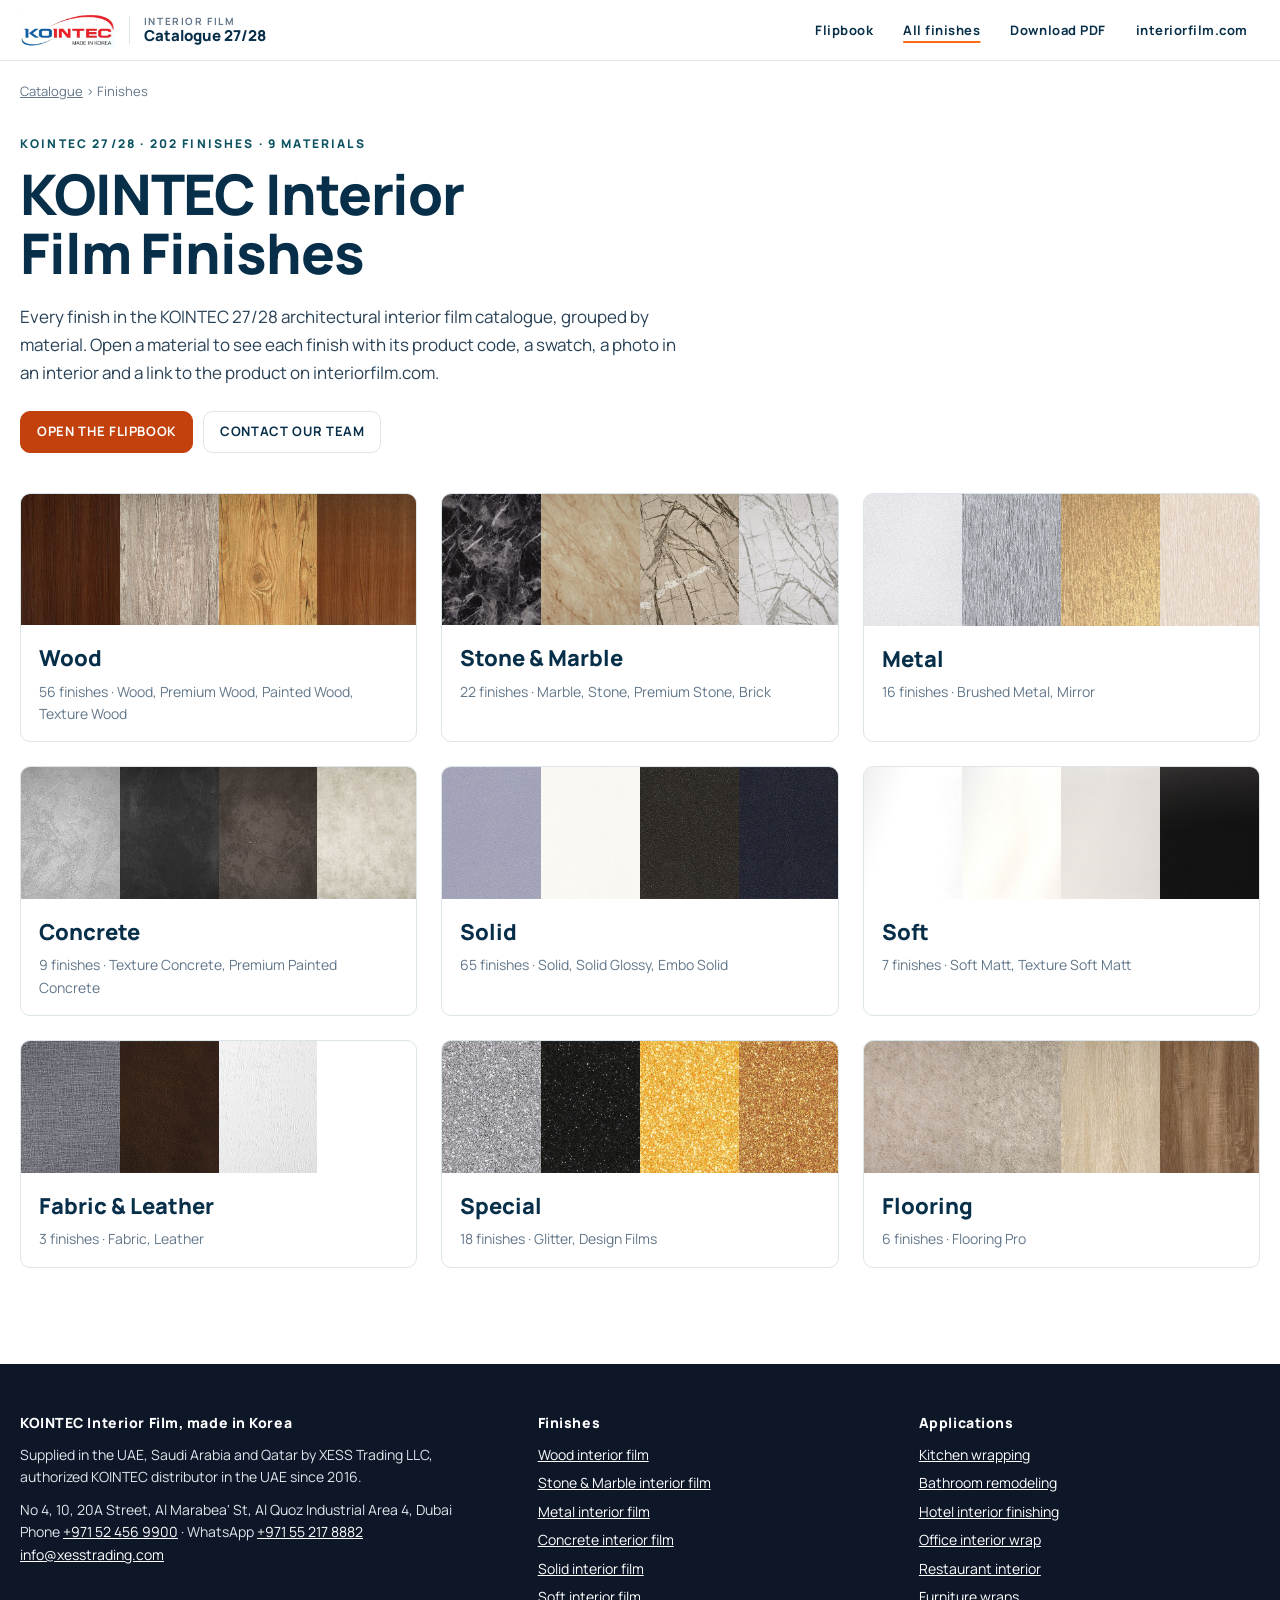
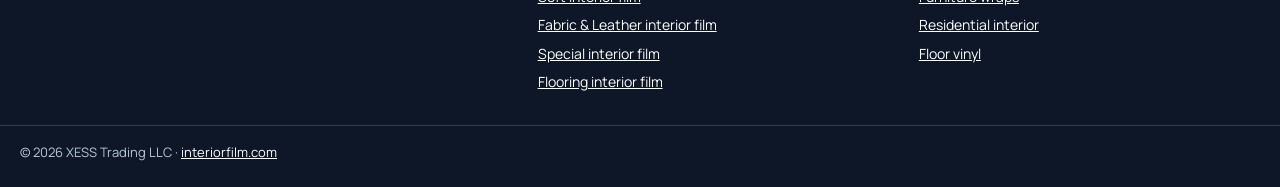
<file: finishes/index.html>
<!doctype html>
<html lang="en">
<head>
<meta charset="utf-8">
<meta name="viewport" content="width=device-width, initial-scale=1, viewport-fit=cover">
<title>Interior Film Finishes by Material | KOINTEC Catalogue</title>
<meta name="description" content="All 202 KOINTEC architectural interior film finishes by material: wood, marble, metal, concrete, solid, soft matt, leather, glitter and flooring. UAE, KSA, Qatar.">
<link rel="canonical" href="https://catalogue.interiorfilm.com/finishes/">
<meta name="robots" content="index, follow, max-image-preview:large">
<meta property="og:type" content="website">
<meta property="og:site_name" content="KOINTEC Interior Film Catalogue">
<meta property="og:title" content="Interior Film Finishes by Material | KOINTEC Catalogue">
<meta property="og:description" content="All 202 KOINTEC architectural interior film finishes by material: wood, marble, metal, concrete, solid, soft matt, leather, glitter and flooring. UAE, KSA, Qatar.">
<meta property="og:url" content="https://catalogue.interiorfilm.com/finishes/">
<meta property="og:image" content="https://catalogue.interiorfilm.com/img/cover.jpg">
<meta name="twitter:card" content="summary_large_image">
<meta name="theme-color" content="#082f49">
<link rel="icon" href="../favicon.ico" sizes="any">
<link rel="preconnect" href="https://fonts.googleapis.com">
<link rel="preconnect" href="https://fonts.gstatic.com" crossorigin>
<link rel="stylesheet" href="https://fonts.googleapis.com/css2?family=Manrope:wght@400;500;600;700;800&display=swap">
<script type="application/ld+json">{"@context": "https://schema.org", "@graph": [{"@type": "CollectionPage", "name": "KOINTEC Interior Film Finishes", "url": "https://catalogue.interiorfilm.com/finishes/", "description": "All 202 KOINTEC architectural interior film finishes by material: wood, marble, metal, concrete, solid, soft matt, leather, glitter and flooring. UAE, KSA, Qatar.", "publisher": {"@id": "https://interiorfilm.com/#org"}, "hasPart": [{"@type": "CollectionPage", "name": "Wood Interior Film & Wood Vinyl Wrap", "url": "https://catalogue.interiorfilm.com/finishes/wood-interior-film/"}, {"@type": "CollectionPage", "name": "Marble & Stone Interior Film", "url": "https://catalogue.interiorfilm.com/finishes/marble-stone-interior-film/"}, {"@type": "CollectionPage", "name": "Brushed Metal & Mirror Interior Film", "url": "https://catalogue.interiorfilm.com/finishes/metal-interior-film/"}, {"@type": "CollectionPage", "name": "Concrete Interior Film", "url": "https://catalogue.interiorfilm.com/finishes/concrete-interior-film/"}, {"@type": "CollectionPage", "name": "Solid Colour Interior Film", "url": "https://catalogue.interiorfilm.com/finishes/solid-colour-interior-film/"}, {"@type": "CollectionPage", "name": "Soft Matt Interior Film", "url": "https://catalogue.interiorfilm.com/finishes/soft-matt-interior-film/"}, {"@type": "CollectionPage", "name": "Leather & Fabric Interior Film", "url": "https://catalogue.interiorfilm.com/finishes/leather-fabric-interior-film/"}, {"@type": "CollectionPage", "name": "Glitter & Design Films", "url": "https://catalogue.interiorfilm.com/finishes/glitter-decoration-film/"}, {"@type": "CollectionPage", "name": "Flooring Pro Floor Vinyl Film", "url": "https://catalogue.interiorfilm.com/finishes/floor-vinyl-film/"}]}, {"@type": "Organization", "@id": "https://interiorfilm.com/#org", "name": "XESS Trading LLC", "url": "https://interiorfilm.com/", "email": "info@xesstrading.com", "telephone": "+971 52 456 9900", "address": {"@type": "PostalAddress", "streetAddress": "No 4, 10, 20A Street, Al Marabea' St, Al Quoz Industrial Area 4", "addressLocality": "Dubai", "addressCountry": "AE"}, "areaServed": ["AE", "SA", "QA"]}, {"@type": "BreadcrumbList", "itemListElement": [{"@type": "ListItem", "position": 1, "name": "Catalogue", "item": "https://catalogue.interiorfilm.com/"}, {"@type": "ListItem", "position": 2, "name": "Finishes", "item": "https://catalogue.interiorfilm.com/finishes/"}]}]}</script>
<link rel="stylesheet" href="../assets/site.css">
</head><body>
<header class="top"><div class="wrap top-in">
<a class="logo" href="../"><img src="../img/logo-kointec.png" alt="KOINTEC" width="611" height="219"><span class="sep" aria-hidden="true"></span><span class="cat"><small>Interior Film</small> <b>Catalogue 27/28</b></span></a>
<nav aria-label="Main"><a href="../">Flipbook</a><a href="../finishes/" aria-current="page">All finishes</a><a href="https://xesstrading.com/KOINTEC-XT-catalogue-27-28.pdf" rel="noopener">Download PDF</a><a href="https://interiorfilm.com/uae/en" rel="noopener">interiorfilm.com</a></nav></div></header>
<main><div class="wrap">
<nav class="crumbs" aria-label="Breadcrumb"><a href="../">Catalogue</a> › <span>Finishes</span></nav>
<div class="hero hero-solo"><div class="hero-t"><p class="eyebrow">KOINTEC 27/28 · 202 finishes · 9 materials</p>
<h1>KOINTEC Interior Film Finishes</h1>
<p class="lede">Every finish in the KOINTEC 27/28 architectural interior film catalogue, grouped by material. Open a material to see each finish with its product code, a swatch, a photo in an interior and a link to the product on interiorfilm.com.</p>
<div class="acts"><a class="b pri" href="../">Open the flipbook</a><a class="b" href="https://interiorfilm.com/uae/en/contact">Contact our team</a></div></div></div>
<div class="fams"><a class="fam" href="../finishes/wood-interior-film/"><span class="strip"><img src="../img/s/IE057.jpg" alt="" width="520" height="390" loading="lazy"><img src="../img/s/IPW506.jpg" alt="" width="520" height="390" loading="lazy"><img src="../img/s/IPW836.jpg" alt="" width="520" height="390" loading="lazy"><img src="../img/s/IT124.jpg" alt="" width="520" height="390" loading="lazy"></span>
<span class="ft"><b>Wood</b><em>56 finishes · Wood, Premium Wood, Painted Wood, Texture Wood</em></span></a><a class="fam" href="../finishes/marble-stone-interior-film/"><span class="strip"><img src="../img/s/IP401.jpg" alt="" width="520" height="390" loading="lazy"><img src="../img/s/IP413-5.jpg" alt="" width="520" height="390" loading="lazy"><img src="../img/s/IP413-6.jpg" alt="" width="520" height="390" loading="lazy"><img src="../img/s/IP413-7.jpg" alt="" width="520" height="390" loading="lazy"></span>
<span class="ft"><b>Stone &amp; Marble</b><em>22 finishes · Marble, Stone, Premium Stone, Brick</em></span></a><a class="fam" href="../finishes/metal-interior-film/"><span class="strip"><img src="../img/s/IM912-1.jpg" alt="" width="520" height="390" loading="lazy"><img src="../img/s/IM912-2.jpg" alt="" width="520" height="390" loading="lazy"><img src="../img/s/IM914.jpg" alt="" width="520" height="390" loading="lazy"><img src="../img/s/IM915.jpg" alt="" width="520" height="390" loading="lazy"></span>
<span class="ft"><b>Metal</b><em>16 finishes · Brushed Metal, Mirror</em></span></a><a class="fam" href="../finishes/concrete-interior-film/"><span class="strip"><img src="../img/s/CR200.jpg" alt="" width="520" height="390" loading="lazy"><img src="../img/s/CR300.jpg" alt="" width="520" height="390" loading="lazy"><img src="../img/s/CR400.jpg" alt="" width="520" height="390" loading="lazy"><img src="../img/s/CR500.jpg" alt="" width="520" height="390" loading="lazy"></span>
<span class="ft"><b>Concrete</b><em>9 finishes · Texture Concrete, Premium Painted Concrete</em></span></a><a class="fam" href="../finishes/solid-colour-interior-film/"><span class="strip"><img src="../img/s/SD801.jpg" alt="" width="520" height="390" loading="lazy"><img src="../img/s/SD803.jpg" alt="" width="520" height="390" loading="lazy"><img src="../img/s/SD804.jpg" alt="" width="520" height="390" loading="lazy"><img src="../img/s/SD805.jpg" alt="" width="520" height="390" loading="lazy"></span>
<span class="ft"><b>Solid</b><em>65 finishes · Solid, Solid Glossy, Embo Solid</em></span></a><a class="fam" href="../finishes/soft-matt-interior-film/"><span class="strip"><img src="../img/s/SM01.jpg" alt="" width="520" height="390" loading="lazy"><img src="../img/s/SM02.jpg" alt="" width="520" height="390" loading="lazy"><img src="../img/s/SM03.jpg" alt="" width="520" height="390" loading="lazy"><img src="../img/s/SM06.jpg" alt="" width="520" height="390" loading="lazy"></span>
<span class="ft"><b>Soft</b><em>7 finishes · Soft Matt, Texture Soft Matt</em></span></a><a class="fam" href="../finishes/leather-fabric-interior-film/"><span class="strip"><img src="../img/s/IE063.jpg" alt="" width="520" height="390" loading="lazy"><img src="../img/s/IE083.jpg" alt="" width="520" height="390" loading="lazy"><img src="../img/s/SD941.jpg" alt="" width="520" height="390" loading="lazy"></span>
<span class="ft"><b>Fabric &amp; Leather</b><em>3 finishes · Fabric, Leather</em></span></a><a class="fam" href="../finishes/glitter-decoration-film/"><span class="strip"><img src="../img/s/P01.jpg" alt="" width="520" height="390" loading="lazy"><img src="../img/s/P02.jpg" alt="" width="520" height="390" loading="lazy"><img src="../img/s/P04.jpg" alt="" width="520" height="390" loading="lazy"><img src="../img/s/P09.jpg" alt="" width="520" height="390" loading="lazy"></span>
<span class="ft"><b>Special</b><em>18 finishes · Glitter, Design Films</em></span></a><a class="fam" href="../finishes/floor-vinyl-film/"><span class="strip"><img src="../img/s/FDS1001.jpg" alt="" width="520" height="390" loading="lazy"><img src="../img/s/FDS1002.jpg" alt="" width="520" height="390" loading="lazy"><img src="../img/s/FDS1004.jpg" alt="" width="520" height="390" loading="lazy"><img src="../img/s/FDS1005.jpg" alt="" width="520" height="390" loading="lazy"></span>
<span class="ft"><b>Flooring</b><em>6 finishes · Flooring Pro</em></span></a></div>
</div></main>
<footer class="foot"><div class="wrap foot-in">
<div><p class="fh">KOINTEC Interior Film, made in Korea</p>
<p>Supplied in the UAE, Saudi Arabia and Qatar by XESS Trading LLC, authorized KOINTEC distributor in the UAE since 2016.</p>
<p>No 4, 10, 20A Street, Al Marabea&#x27; St, Al Quoz Industrial Area 4, Dubai<br>Phone <a href="tel:+971524569900">+971 52 456 9900</a> · WhatsApp <a href="https://wa.me/971552178882">+971 55 217 8882</a><br><a href="mailto:info@xesstrading.com">info@xesstrading.com</a></p></div>
<div><p class="fh">Finishes</p><ul><li><a href="../finishes/wood-interior-film/">Wood interior film</a></li><li><a href="../finishes/marble-stone-interior-film/">Stone &amp; Marble interior film</a></li><li><a href="../finishes/metal-interior-film/">Metal interior film</a></li><li><a href="../finishes/concrete-interior-film/">Concrete interior film</a></li><li><a href="../finishes/solid-colour-interior-film/">Solid interior film</a></li><li><a href="../finishes/soft-matt-interior-film/">Soft interior film</a></li><li><a href="../finishes/leather-fabric-interior-film/">Fabric &amp; Leather interior film</a></li><li><a href="../finishes/glitter-decoration-film/">Special interior film</a></li><li><a href="../finishes/floor-vinyl-film/">Flooring interior film</a></li></ul></div>
<div><p class="fh">Applications</p><ul><li><a href="https://interiorfilm.com/uae/en/kitchen-wrapping">Kitchen wrapping</a></li><li><a href="https://interiorfilm.com/uae/en/bathroom-remodeling">Bathroom remodeling</a></li><li><a href="https://interiorfilm.com/uae/en/hotel-interior-finishing">Hotel interior finishing</a></li><li><a href="https://interiorfilm.com/uae/en/office-interior-wrap">Office interior wrap</a></li><li><a href="https://interiorfilm.com/uae/en/restaurant-interior">Restaurant interior</a></li><li><a href="https://interiorfilm.com/uae/en/furniture-wraps">Furniture wraps</a></li><li><a href="https://interiorfilm.com/uae/en/residential-interior">Residential interior</a></li><li><a href="https://interiorfilm.com/uae/en/floor-vinyl">Floor vinyl</a></li></ul></div>
</div><div class="wrap legal">© 2026 XESS Trading LLC · <a href="https://interiorfilm.com/">interiorfilm.com</a></div></footer>
</body></html>
</file>
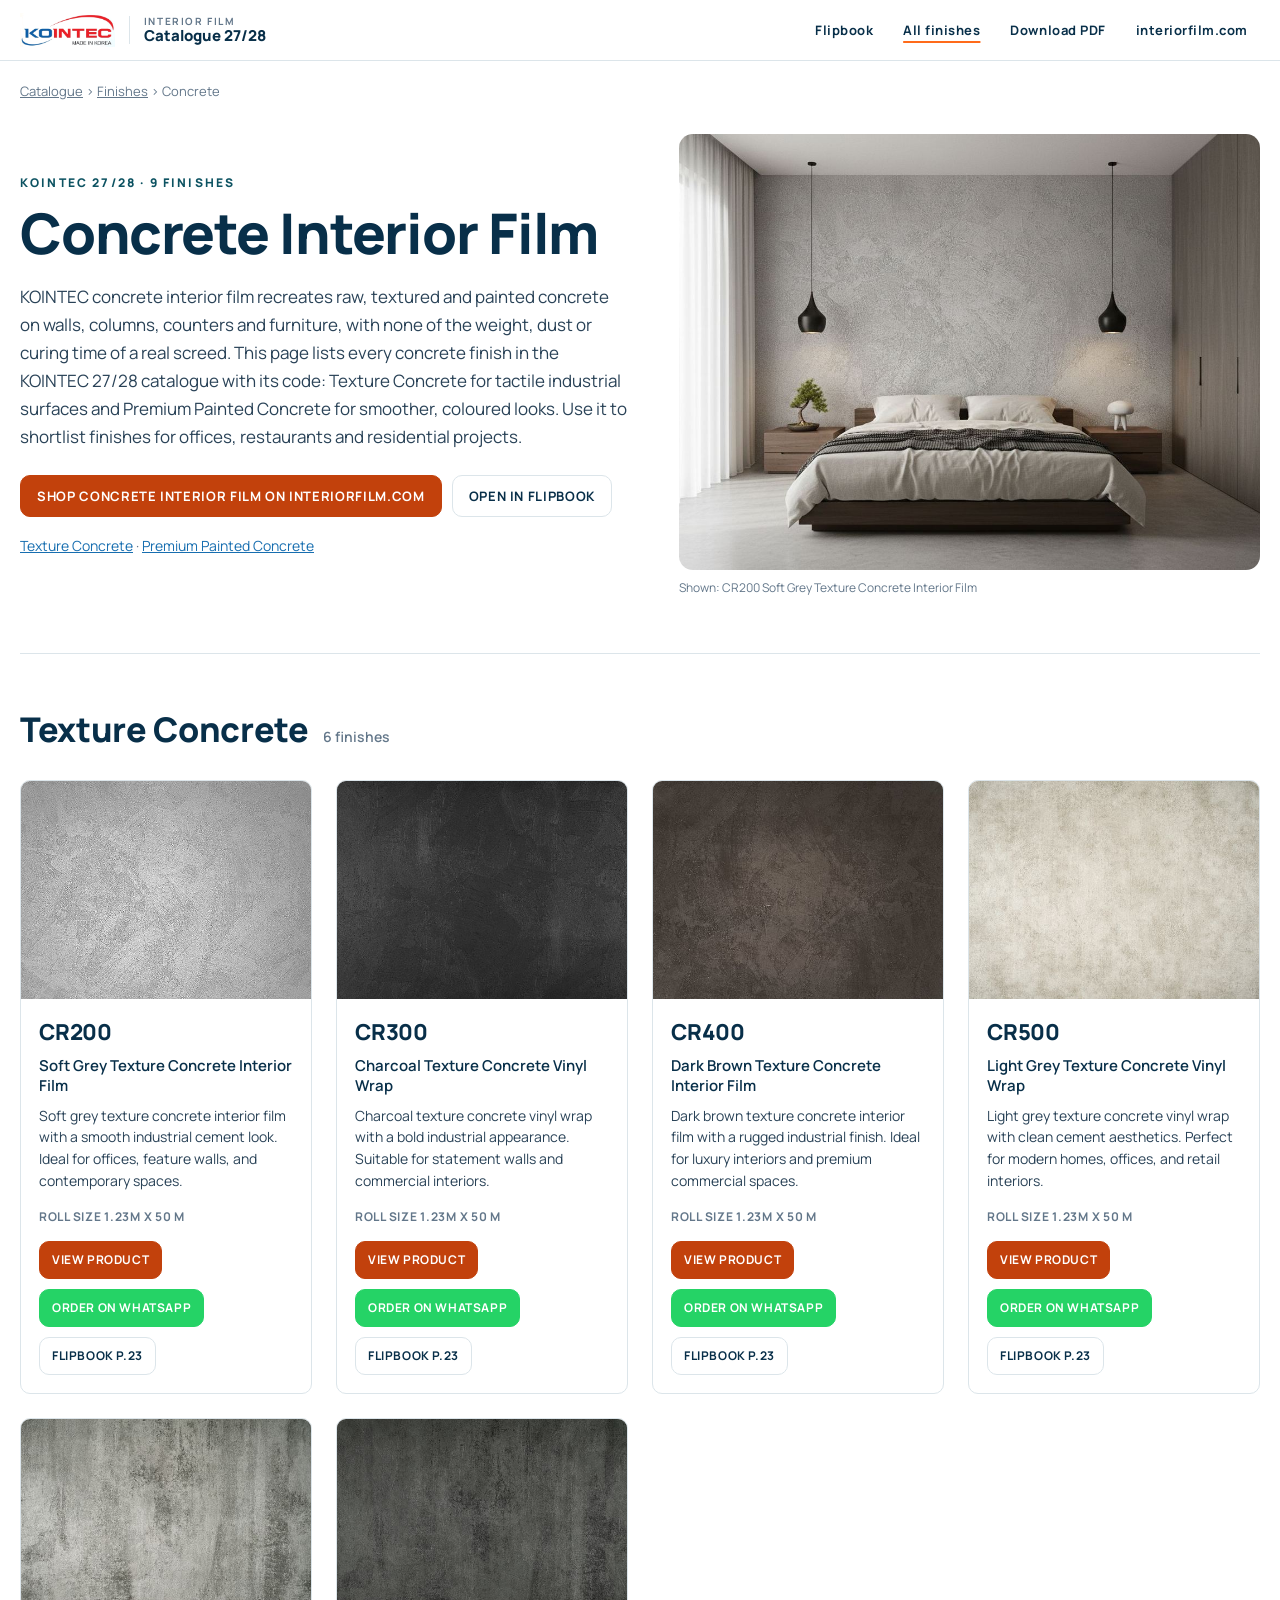
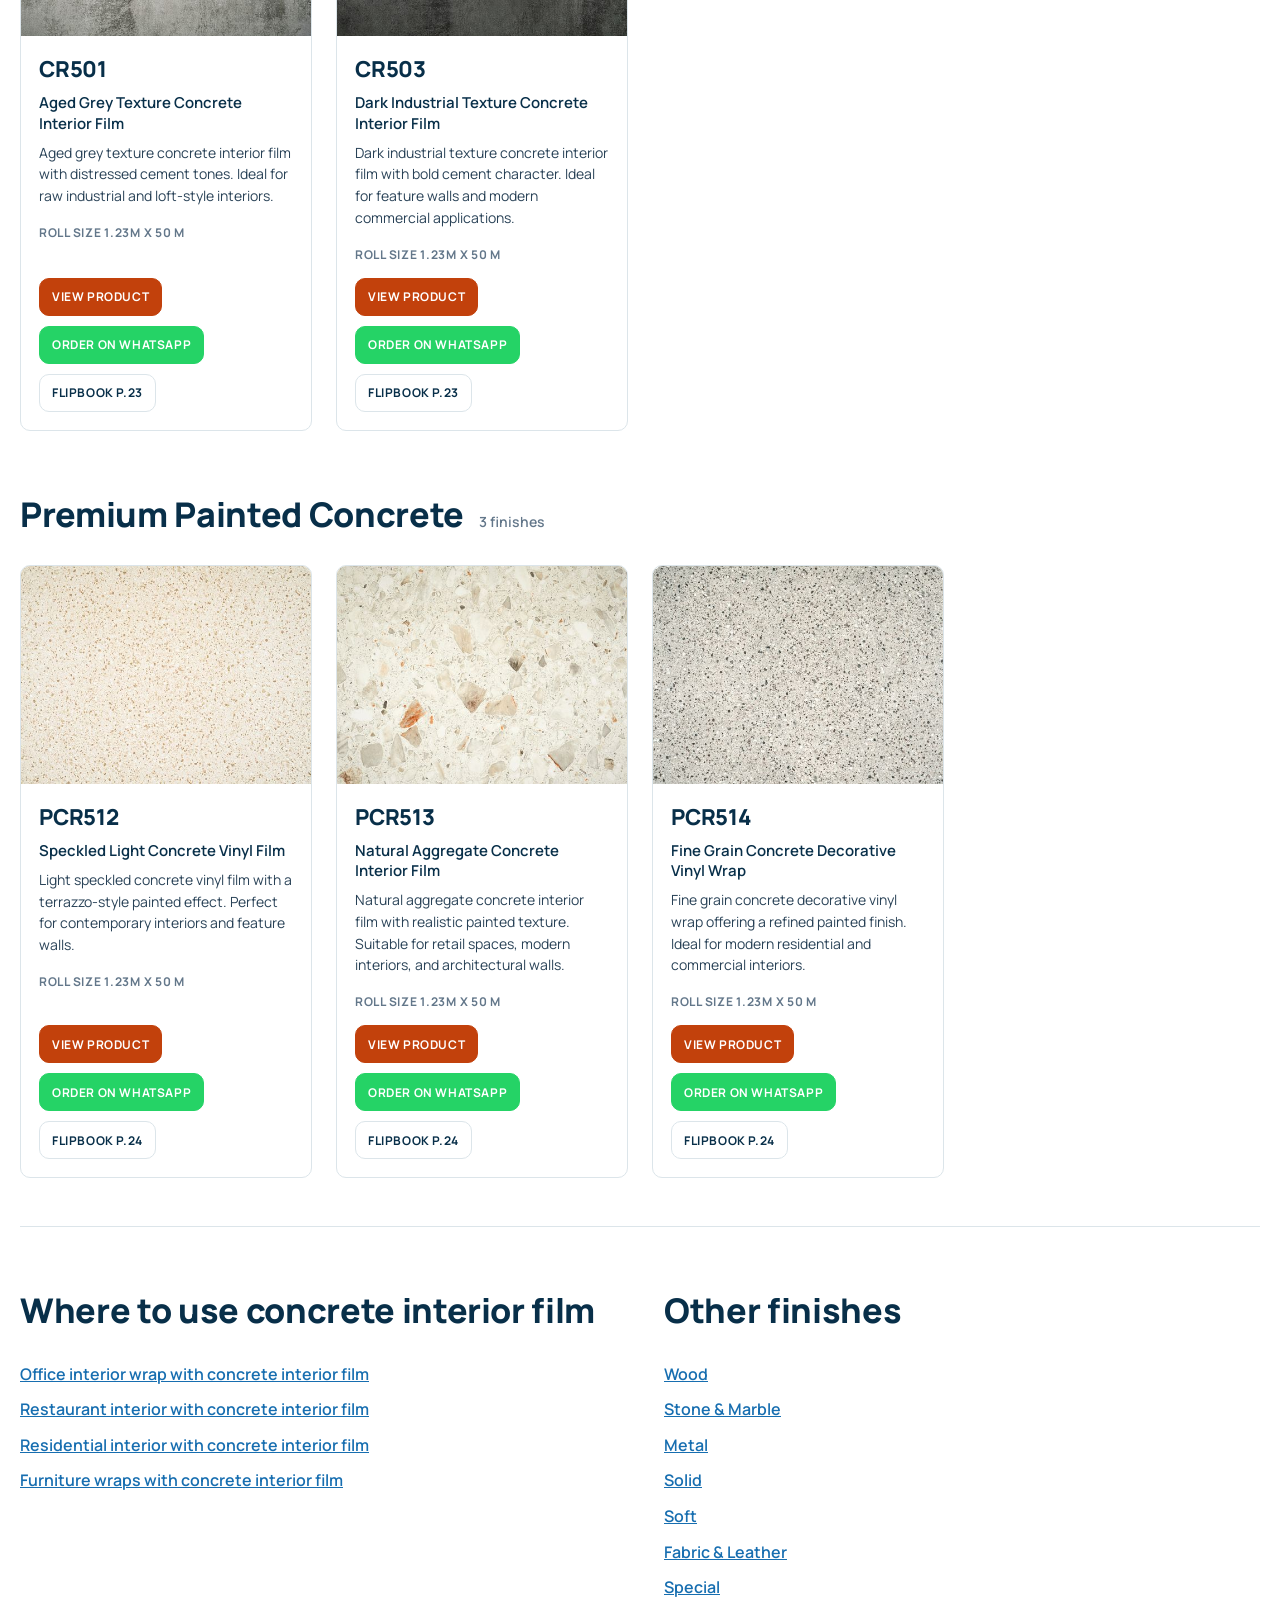
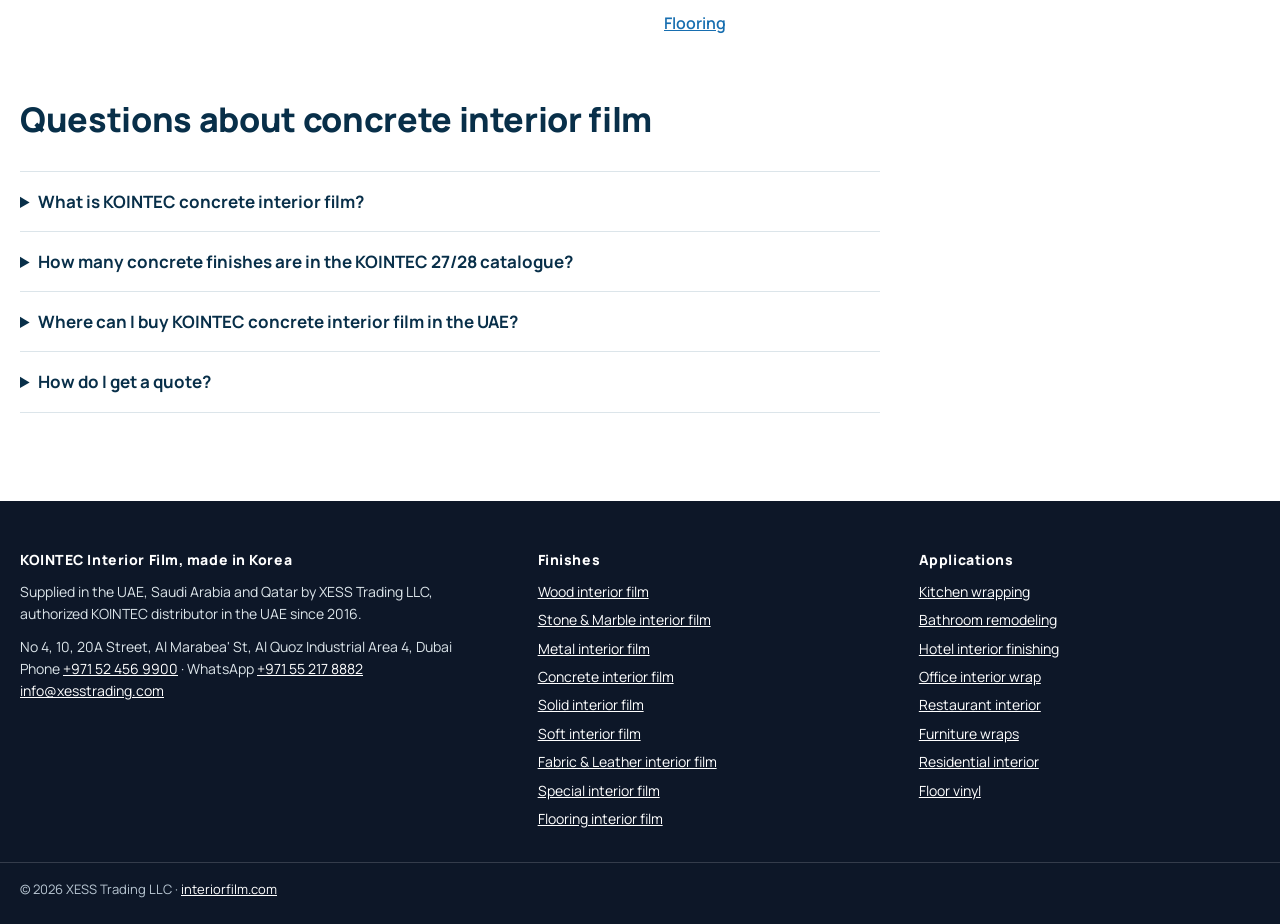
<file: finishes/concrete-interior-film/index.html>
<!doctype html>
<html lang="en">
<head>
<meta charset="utf-8">
<meta name="viewport" content="width=device-width, initial-scale=1, viewport-fit=cover">
<title>Concrete Interior Film &amp; Vinyl Wrap | KOINTEC UAE</title>
<meta name="description" content="9 KOINTEC concrete interior film finishes with codes, swatches and interior photos. Concrete interior film for UAE, KSA and Qatar projects, supplied by XESS…">
<link rel="canonical" href="https://catalogue.interiorfilm.com/finishes/concrete-interior-film/">
<meta name="robots" content="index, follow, max-image-preview:large">
<meta property="og:type" content="website">
<meta property="og:site_name" content="KOINTEC Interior Film Catalogue">
<meta property="og:title" content="Concrete Interior Film &amp; Vinyl Wrap | KOINTEC UAE">
<meta property="og:description" content="9 KOINTEC concrete interior film finishes with codes, swatches and interior photos. Concrete interior film for UAE, KSA and Qatar projects, supplied by XESS…">
<meta property="og:url" content="https://catalogue.interiorfilm.com/finishes/concrete-interior-film/">
<meta property="og:image" content="https://catalogue.interiorfilm.com/img/a/CR200.jpg">
<meta name="twitter:card" content="summary_large_image">
<meta name="theme-color" content="#082f49">
<link rel="icon" href="../../favicon.ico" sizes="any">
<link rel="preconnect" href="https://fonts.googleapis.com">
<link rel="preconnect" href="https://fonts.gstatic.com" crossorigin>
<link rel="stylesheet" href="https://fonts.googleapis.com/css2?family=Manrope:wght@400;500;600;700;800&display=swap">
<script type="application/ld+json">{"@context": "https://schema.org", "@graph": [{"@type": "CollectionPage", "name": "Concrete Interior Film", "url": "https://catalogue.interiorfilm.com/finishes/concrete-interior-film/", "description": "9 KOINTEC concrete interior film finishes with codes, swatches and interior photos. Concrete interior film for UAE, KSA and Qatar projects, supplied by XESS…", "publisher": {"@id": "https://interiorfilm.com/#org"}}, {"@type": "Organization", "@id": "https://interiorfilm.com/#org", "name": "XESS Trading LLC", "url": "https://interiorfilm.com/", "email": "info@xesstrading.com", "telephone": "+971 52 456 9900", "address": {"@type": "PostalAddress", "streetAddress": "No 4, 10, 20A Street, Al Marabea' St, Al Quoz Industrial Area 4", "addressLocality": "Dubai", "addressCountry": "AE"}, "areaServed": ["AE", "SA", "QA"]}, {"@type": "BreadcrumbList", "itemListElement": [{"@type": "ListItem", "position": 1, "name": "Catalogue", "item": "https://catalogue.interiorfilm.com/"}, {"@type": "ListItem", "position": 2, "name": "Finishes", "item": "https://catalogue.interiorfilm.com/finishes/"}, {"@type": "ListItem", "position": 3, "name": "Concrete", "item": "https://catalogue.interiorfilm.com/finishes/concrete-interior-film/"}]}, {"@type": "ItemList", "name": "KOINTEC Concrete interior film finishes", "numberOfItems": 9, "itemListElement": [{"@type": "ListItem", "position": 1, "item": {"@type": "Product", "name": "Soft Grey Texture Concrete Interior Film", "sku": "CR200", "brand": {"@type": "Brand", "name": "KOINTEC"}, "image": "https://catalogue.interiorfilm.com/img/s/CR200.jpg", "description": "Soft grey texture concrete interior film with a smooth industrial cement look. Ideal for offices, feature walls, and contemporary spaces.", "url": "https://interiorfilm.com/uae/en/category/concrete/texture-concrete/soft-grey-texture-concrete-interior-film", "category": "Concrete interior film"}}, {"@type": "ListItem", "position": 2, "item": {"@type": "Product", "name": "Charcoal Texture Concrete Vinyl Wrap", "sku": "CR300", "brand": {"@type": "Brand", "name": "KOINTEC"}, "image": "https://catalogue.interiorfilm.com/img/s/CR300.jpg", "description": "Charcoal texture concrete vinyl wrap with a bold industrial appearance. Suitable for statement walls and commercial interiors.", "url": "https://interiorfilm.com/uae/en/category/concrete/texture-concrete/charcoal-texture-concrete-vinyl-wrap", "category": "Concrete interior film"}}, {"@type": "ListItem", "position": 3, "item": {"@type": "Product", "name": "Dark Brown Texture Concrete Interior Film", "sku": "CR400", "brand": {"@type": "Brand", "name": "KOINTEC"}, "image": "https://catalogue.interiorfilm.com/img/s/CR400.jpg", "description": "Dark brown texture concrete interior film with a rugged industrial finish. Ideal for luxury interiors and premium commercial spaces.", "url": "https://interiorfilm.com/uae/en/category/concrete/texture-concrete/dark-brown-texture-concrete-interior-film", "category": "Concrete interior film"}}, {"@type": "ListItem", "position": 4, "item": {"@type": "Product", "name": "Light Grey Texture Concrete Vinyl Wrap", "sku": "CR500", "brand": {"@type": "Brand", "name": "KOINTEC"}, "image": "https://catalogue.interiorfilm.com/img/s/CR500.jpg", "description": "Light grey texture concrete vinyl wrap with clean cement aesthetics. Perfect for modern homes, offices, and retail interiors.", "url": "https://interiorfilm.com/uae/en/category/concrete/texture-concrete/light-grey-texture-concrete-vinyl-wrap", "category": "Concrete interior film"}}, {"@type": "ListItem", "position": 5, "item": {"@type": "Product", "name": "Aged Grey Texture Concrete Interior Film", "sku": "CR501", "brand": {"@type": "Brand", "name": "KOINTEC"}, "image": "https://catalogue.interiorfilm.com/img/s/CR501.jpg", "description": "Aged grey texture concrete interior film with distressed cement tones. Ideal for raw industrial and loft-style interiors.", "url": "https://interiorfilm.com/uae/en/category/concrete/texture-concrete/aged-grey-texture-concrete-interior-film", "category": "Concrete interior film"}}, {"@type": "ListItem", "position": 6, "item": {"@type": "Product", "name": "Dark Industrial Texture Concrete Interior Film", "sku": "CR503", "brand": {"@type": "Brand", "name": "KOINTEC"}, "image": "https://catalogue.interiorfilm.com/img/s/CR503.jpg", "description": "Dark industrial texture concrete interior film with bold cement character. Ideal for feature walls and modern commercial applications.", "url": "https://interiorfilm.com/uae/en/category/concrete/texture-concrete/dark-industrial-texture-concrete-interior-film", "category": "Concrete interior film"}}, {"@type": "ListItem", "position": 7, "item": {"@type": "Product", "name": "Speckled Light Concrete Vinyl Film", "sku": "PCR512", "brand": {"@type": "Brand", "name": "KOINTEC"}, "image": "https://catalogue.interiorfilm.com/img/s/PCR512.jpg", "description": "Light speckled concrete vinyl film with a terrazzo-style painted effect. Perfect for contemporary interiors and feature walls.", "url": "https://interiorfilm.com/uae/en/category/concrete/premium-painted-concrete/speckled-light-concrete-vinyl-film", "category": "Concrete interior film"}}, {"@type": "ListItem", "position": 8, "item": {"@type": "Product", "name": "Natural Aggregate Concrete Interior Film", "sku": "PCR513", "brand": {"@type": "Brand", "name": "KOINTEC"}, "image": "https://catalogue.interiorfilm.com/img/s/PCR513.jpg", "description": "Natural aggregate concrete interior film with realistic painted texture. Suitable for retail spaces, modern interiors, and architectural walls.", "url": "https://interiorfilm.com/uae/en/category/concrete/premium-painted-concrete/natural-aggregate-concrete-interior-film", "category": "Concrete interior film"}}, {"@type": "ListItem", "position": 9, "item": {"@type": "Product", "name": "Fine Grain Concrete Decorative Vinyl Wrap", "sku": "PCR514", "brand": {"@type": "Brand", "name": "KOINTEC"}, "image": "https://catalogue.interiorfilm.com/img/s/PCR514.jpg", "description": "Fine grain concrete decorative vinyl wrap offering a refined painted finish. Ideal for modern residential and commercial interiors.", "url": "https://interiorfilm.com/uae/en/category/concrete/premium-painted-concrete/fine-grain-concrete-decorative-vinyl-wrap", "category": "Concrete interior film"}}]}, {"@type": "FAQPage", "mainEntity": [{"@type": "Question", "name": "What is KOINTEC concrete interior film?", "acceptedAnswer": {"@type": "Answer", "text": "It is a self-adhesive architectural film, made in Korea, that gives existing surfaces such as cabinets, doors, walls and furniture a concrete finish without replacing them."}}, {"@type": "Question", "name": "How many concrete finishes are in the KOINTEC 27/28 catalogue?", "acceptedAnswer": {"@type": "Answer", "text": "9 finishes across Texture Concrete, Premium Painted Concrete. Each one is listed on this page with its product code."}}, {"@type": "Question", "name": "Where can I buy KOINTEC concrete interior film in the UAE?", "acceptedAnswer": {"@type": "Answer", "text": "From XESS Trading LLC in Al Quoz, Dubai, the authorized KOINTEC distributor in the UAE since 2016, through interiorfilm.com. We also supply Saudi Arabia and Qatar."}}, {"@type": "Question", "name": "How do I get a quote?", "acceptedAnswer": {"@type": "Answer", "text": "Send the product codes you like to our team through the contact page on interiorfilm.com, by WhatsApp on +971 55 217 8882 or by email to info@xesstrading.com."}}]}]}</script>
<link rel="stylesheet" href="../../assets/site.css">
</head><body>
<header class="top"><div class="wrap top-in">
<a class="logo" href="../../"><img src="../../img/logo-kointec.png" alt="KOINTEC" width="611" height="219"><span class="sep" aria-hidden="true"></span><span class="cat"><small>Interior Film</small> <b>Catalogue 27/28</b></span></a>
<nav aria-label="Main"><a href="../../">Flipbook</a><a href="../../finishes/" aria-current="page">All finishes</a><a href="https://xesstrading.com/KOINTEC-XT-catalogue-27-28.pdf" rel="noopener">Download PDF</a><a href="https://interiorfilm.com/uae/en" rel="noopener">interiorfilm.com</a></nav></div></header>
<main>
<div class="wrap">
<nav class="crumbs" aria-label="Breadcrumb"><a href="../../">Catalogue</a> › <a href="../../finishes/">Finishes</a> › <span>Concrete</span></nav>
<div class="hero">
<div class="hero-t"><p class="eyebrow">KOINTEC 27/28 · 9 finishes</p>
<h1>Concrete Interior Film</h1>
<p class="lede">KOINTEC concrete interior film recreates raw, textured and painted concrete on walls, columns, counters and furniture, with none of the weight, dust or curing time of a real screed. This page lists every concrete finish in the KOINTEC 27/28 catalogue with its code: Texture Concrete for tactile industrial surfaces and Premium Painted Concrete for smoother, coloured looks. Use it to shortlist finishes for offices, restaurants and residential projects.</p>
<div class="acts"><a class="b pri" href="https://interiorfilm.com/uae/en/category/concrete">Shop concrete interior film on interiorfilm.com</a><a class="b" href="../../#page-22">Open in flipbook</a></div>
<p class="jump"><a href="#texture-concrete">Texture Concrete</a> · <a href="#premium-painted-concrete">Premium Painted Concrete</a></p></div>
<figure class="hero-i"><img src="../../img/a/CR200.jpg" alt="Soft Grey Texture Concrete Interior Film (CR200) in an interior" width="1100" height="825" fetchpriority="high"><figcaption>Shown: CR200 Soft Grey Texture Concrete Interior Film</figcaption></figure>
</div>
<section class="grp" id="texture-concrete"><h2>Texture Concrete <span>6 finishes</span></h2><div class="grid"><article class="card" id="cr200">
<div class="sw"><img src="../../img/s/CR200.jpg" alt="CR200 Soft Grey Texture Concrete Interior Film swatch" width="520" height="390" loading="lazy" decoding="async"></div>
<div class="meta"><p class="code">CR200</p><h3>Soft Grey Texture Concrete Interior Film</h3>
<p class="d">Soft grey texture concrete interior film with a smooth industrial cement look. Ideal for offices, feature walls, and contemporary spaces.</p><p class="sz">Roll size 1.23m x 50 m</p>
<div class="acts"><a class="b pri" href="https://interiorfilm.com/uae/en/category/concrete/texture-concrete/soft-grey-texture-concrete-interior-film">View product</a><a class="b wa" href="https://wa.me/971527844188?text=I%27m%20interested%20in%20Soft%20Grey%20Texture%20Concrete%20Interior%20Film%20%28SKU%3A%20CR200%29" target="_blank" rel="noopener">Order on WhatsApp</a><a class="b" href="../../#page-23">Flipbook p.23</a></div></div></article><article class="card" id="cr300">
<div class="sw"><img src="../../img/s/CR300.jpg" alt="CR300 Charcoal Texture Concrete Vinyl Wrap swatch" width="520" height="390" loading="lazy" decoding="async"></div>
<div class="meta"><p class="code">CR300</p><h3>Charcoal Texture Concrete Vinyl Wrap</h3>
<p class="d">Charcoal texture concrete vinyl wrap with a bold industrial appearance. Suitable for statement walls and commercial interiors.</p><p class="sz">Roll size 1.23m x 50 m</p>
<div class="acts"><a class="b pri" href="https://interiorfilm.com/uae/en/category/concrete/texture-concrete/charcoal-texture-concrete-vinyl-wrap">View product</a><a class="b wa" href="https://wa.me/971527844188?text=I%27m%20interested%20in%20Charcoal%20Texture%20Concrete%20Vinyl%20Wrap%20%28SKU%3A%20CR300%29" target="_blank" rel="noopener">Order on WhatsApp</a><a class="b" href="../../#page-23">Flipbook p.23</a></div></div></article><article class="card" id="cr400">
<div class="sw"><img src="../../img/s/CR400.jpg" alt="CR400 Dark Brown Texture Concrete Interior Film swatch" width="520" height="390" loading="lazy" decoding="async"></div>
<div class="meta"><p class="code">CR400</p><h3>Dark Brown Texture Concrete Interior Film</h3>
<p class="d">Dark brown texture concrete interior film with a rugged industrial finish. Ideal for luxury interiors and premium commercial spaces.</p><p class="sz">Roll size 1.23m x 50 m</p>
<div class="acts"><a class="b pri" href="https://interiorfilm.com/uae/en/category/concrete/texture-concrete/dark-brown-texture-concrete-interior-film">View product</a><a class="b wa" href="https://wa.me/971527844188?text=I%27m%20interested%20in%20Dark%20Brown%20Texture%20Concrete%20Interior%20Film%20%28SKU%3A%20CR400%29" target="_blank" rel="noopener">Order on WhatsApp</a><a class="b" href="../../#page-23">Flipbook p.23</a></div></div></article><article class="card" id="cr500">
<div class="sw"><img src="../../img/s/CR500.jpg" alt="CR500 Light Grey Texture Concrete Vinyl Wrap swatch" width="520" height="390" loading="lazy" decoding="async"></div>
<div class="meta"><p class="code">CR500</p><h3>Light Grey Texture Concrete Vinyl Wrap</h3>
<p class="d">Light grey texture concrete vinyl wrap with clean cement aesthetics. Perfect for modern homes, offices, and retail interiors.</p><p class="sz">Roll size 1.23m x 50 m</p>
<div class="acts"><a class="b pri" href="https://interiorfilm.com/uae/en/category/concrete/texture-concrete/light-grey-texture-concrete-vinyl-wrap">View product</a><a class="b wa" href="https://wa.me/971527844188?text=I%27m%20interested%20in%20Light%20Grey%20Texture%20Concrete%20Vinyl%20Wrap%20%28SKU%3A%20CR500%29" target="_blank" rel="noopener">Order on WhatsApp</a><a class="b" href="../../#page-23">Flipbook p.23</a></div></div></article><article class="card" id="cr501">
<div class="sw"><img src="../../img/s/CR501.jpg" alt="CR501 Aged Grey Texture Concrete Interior Film swatch" width="520" height="390" loading="lazy" decoding="async"></div>
<div class="meta"><p class="code">CR501</p><h3>Aged Grey Texture Concrete Interior Film</h3>
<p class="d">Aged grey texture concrete interior film with distressed cement tones. Ideal for raw industrial and loft-style interiors.</p><p class="sz">Roll size 1.23m x 50 m</p>
<div class="acts"><a class="b pri" href="https://interiorfilm.com/uae/en/category/concrete/texture-concrete/aged-grey-texture-concrete-interior-film">View product</a><a class="b wa" href="https://wa.me/971527844188?text=I%27m%20interested%20in%20Aged%20Grey%20Texture%20Concrete%20Interior%20Film%20%28SKU%3A%20CR501%29" target="_blank" rel="noopener">Order on WhatsApp</a><a class="b" href="../../#page-23">Flipbook p.23</a></div></div></article><article class="card" id="cr503">
<div class="sw"><img src="../../img/s/CR503.jpg" alt="CR503 Dark Industrial Texture Concrete Interior Film swatch" width="520" height="390" loading="lazy" decoding="async"></div>
<div class="meta"><p class="code">CR503</p><h3>Dark Industrial Texture Concrete Interior Film</h3>
<p class="d">Dark industrial texture concrete interior film with bold cement character. Ideal for feature walls and modern commercial applications.</p><p class="sz">Roll size 1.23m x 50 m</p>
<div class="acts"><a class="b pri" href="https://interiorfilm.com/uae/en/category/concrete/texture-concrete/dark-industrial-texture-concrete-interior-film">View product</a><a class="b wa" href="https://wa.me/971527844188?text=I%27m%20interested%20in%20Dark%20Industrial%20Texture%20Concrete%20Interior%20Film%20%28SKU%3A%20CR503%29" target="_blank" rel="noopener">Order on WhatsApp</a><a class="b" href="../../#page-23">Flipbook p.23</a></div></div></article></div></section><section class="grp" id="premium-painted-concrete"><h2>Premium Painted Concrete <span>3 finishes</span></h2><div class="grid"><article class="card" id="pcr512">
<div class="sw"><img src="../../img/s/PCR512.jpg" alt="PCR512 Speckled Light Concrete Vinyl Film swatch" width="520" height="390" loading="lazy" decoding="async"></div>
<div class="meta"><p class="code">PCR512</p><h3>Speckled Light Concrete Vinyl Film</h3>
<p class="d">Light speckled concrete vinyl film with a terrazzo-style painted effect. Perfect for contemporary interiors and feature walls.</p><p class="sz">Roll size 1.23m x 50 m</p>
<div class="acts"><a class="b pri" href="https://interiorfilm.com/uae/en/category/concrete/premium-painted-concrete/speckled-light-concrete-vinyl-film">View product</a><a class="b wa" href="https://wa.me/971527844188?text=I%27m%20interested%20in%20Speckled%20Light%20Concrete%20Vinyl%20Film%20%28SKU%3A%20PCR512%29" target="_blank" rel="noopener">Order on WhatsApp</a><a class="b" href="../../#page-24">Flipbook p.24</a></div></div></article><article class="card" id="pcr513">
<div class="sw"><img src="../../img/s/PCR513.jpg" alt="PCR513 Natural Aggregate Concrete Interior Film swatch" width="520" height="390" loading="lazy" decoding="async"></div>
<div class="meta"><p class="code">PCR513</p><h3>Natural Aggregate Concrete Interior Film</h3>
<p class="d">Natural aggregate concrete interior film with realistic painted texture. Suitable for retail spaces, modern interiors, and architectural walls.</p><p class="sz">Roll size 1.23m x 50 m</p>
<div class="acts"><a class="b pri" href="https://interiorfilm.com/uae/en/category/concrete/premium-painted-concrete/natural-aggregate-concrete-interior-film">View product</a><a class="b wa" href="https://wa.me/971527844188?text=I%27m%20interested%20in%20Natural%20Aggregate%20Concrete%20Interior%20Film%20%28SKU%3A%20PCR513%29" target="_blank" rel="noopener">Order on WhatsApp</a><a class="b" href="../../#page-24">Flipbook p.24</a></div></div></article><article class="card" id="pcr514">
<div class="sw"><img src="../../img/s/PCR514.jpg" alt="PCR514 Fine Grain Concrete Decorative Vinyl Wrap swatch" width="520" height="390" loading="lazy" decoding="async"></div>
<div class="meta"><p class="code">PCR514</p><h3>Fine Grain Concrete Decorative Vinyl Wrap</h3>
<p class="d">Fine grain concrete decorative vinyl wrap offering a refined painted finish. Ideal for modern residential and commercial interiors.</p><p class="sz">Roll size 1.23m x 50 m</p>
<div class="acts"><a class="b pri" href="https://interiorfilm.com/uae/en/category/concrete/premium-painted-concrete/fine-grain-concrete-decorative-vinyl-wrap">View product</a><a class="b wa" href="https://wa.me/971527844188?text=I%27m%20interested%20in%20Fine%20Grain%20Concrete%20Decorative%20Vinyl%20Wrap%20%28SKU%3A%20PCR514%29" target="_blank" rel="noopener">Order on WhatsApp</a><a class="b" href="../../#page-24">Flipbook p.24</a></div></div></article></div></section>
<section class="more">
<div><h2>Where to use concrete interior film</h2><ul class="links"><li><a href="https://interiorfilm.com/uae/en/office-interior-wrap">Office interior wrap with concrete interior film</a></li><li><a href="https://interiorfilm.com/uae/en/restaurant-interior">Restaurant interior with concrete interior film</a></li><li><a href="https://interiorfilm.com/uae/en/residential-interior">Residential interior with concrete interior film</a></li><li><a href="https://interiorfilm.com/uae/en/furniture-wraps">Furniture wraps with concrete interior film</a></li></ul></div>
<div><h2>Other finishes</h2><ul class="links"><li><a href="../../finishes/wood-interior-film/">Wood</a></li><li><a href="../../finishes/marble-stone-interior-film/">Stone &amp; Marble</a></li><li><a href="../../finishes/metal-interior-film/">Metal</a></li><li><a href="../../finishes/solid-colour-interior-film/">Solid</a></li><li><a href="../../finishes/soft-matt-interior-film/">Soft</a></li><li><a href="../../finishes/leather-fabric-interior-film/">Fabric &amp; Leather</a></li><li><a href="../../finishes/glitter-decoration-film/">Special</a></li><li><a href="../../finishes/floor-vinyl-film/">Flooring</a></li></ul></div>
</section>
<section class="faq"><h2>Questions about concrete interior film</h2>
<details><summary>What is KOINTEC concrete interior film?</summary><p>It is a self-adhesive architectural film, made in Korea, that gives existing surfaces such as cabinets, doors, walls and furniture a concrete finish without replacing them.</p></details><details><summary>How many concrete finishes are in the KOINTEC 27/28 catalogue?</summary><p>9 finishes across Texture Concrete, Premium Painted Concrete. Each one is listed on this page with its product code.</p></details><details><summary>Where can I buy KOINTEC concrete interior film in the UAE?</summary><p>From XESS Trading LLC in Al Quoz, Dubai, the authorized KOINTEC distributor in the UAE since 2016, through interiorfilm.com. We also supply Saudi Arabia and Qatar.</p></details><details><summary>How do I get a quote?</summary><p>Send the product codes you like to our team through the contact page on interiorfilm.com, by WhatsApp on +971 55 217 8882 or by email to info@xesstrading.com.</p></details>
</section>
</div>
</main>
<footer class="foot"><div class="wrap foot-in">
<div><p class="fh">KOINTEC Interior Film, made in Korea</p>
<p>Supplied in the UAE, Saudi Arabia and Qatar by XESS Trading LLC, authorized KOINTEC distributor in the UAE since 2016.</p>
<p>No 4, 10, 20A Street, Al Marabea&#x27; St, Al Quoz Industrial Area 4, Dubai<br>Phone <a href="tel:+971524569900">+971 52 456 9900</a> · WhatsApp <a href="https://wa.me/971552178882">+971 55 217 8882</a><br><a href="mailto:info@xesstrading.com">info@xesstrading.com</a></p></div>
<div><p class="fh">Finishes</p><ul><li><a href="../../finishes/wood-interior-film/">Wood interior film</a></li><li><a href="../../finishes/marble-stone-interior-film/">Stone &amp; Marble interior film</a></li><li><a href="../../finishes/metal-interior-film/">Metal interior film</a></li><li><a href="../../finishes/concrete-interior-film/">Concrete interior film</a></li><li><a href="../../finishes/solid-colour-interior-film/">Solid interior film</a></li><li><a href="../../finishes/soft-matt-interior-film/">Soft interior film</a></li><li><a href="../../finishes/leather-fabric-interior-film/">Fabric &amp; Leather interior film</a></li><li><a href="../../finishes/glitter-decoration-film/">Special interior film</a></li><li><a href="../../finishes/floor-vinyl-film/">Flooring interior film</a></li></ul></div>
<div><p class="fh">Applications</p><ul><li><a href="https://interiorfilm.com/uae/en/kitchen-wrapping">Kitchen wrapping</a></li><li><a href="https://interiorfilm.com/uae/en/bathroom-remodeling">Bathroom remodeling</a></li><li><a href="https://interiorfilm.com/uae/en/hotel-interior-finishing">Hotel interior finishing</a></li><li><a href="https://interiorfilm.com/uae/en/office-interior-wrap">Office interior wrap</a></li><li><a href="https://interiorfilm.com/uae/en/restaurant-interior">Restaurant interior</a></li><li><a href="https://interiorfilm.com/uae/en/furniture-wraps">Furniture wraps</a></li><li><a href="https://interiorfilm.com/uae/en/residential-interior">Residential interior</a></li><li><a href="https://interiorfilm.com/uae/en/floor-vinyl">Floor vinyl</a></li></ul></div>
</div><div class="wrap legal">© 2026 XESS Trading LLC · <a href="https://interiorfilm.com/">interiorfilm.com</a></div></footer>
</body></html>
</file>
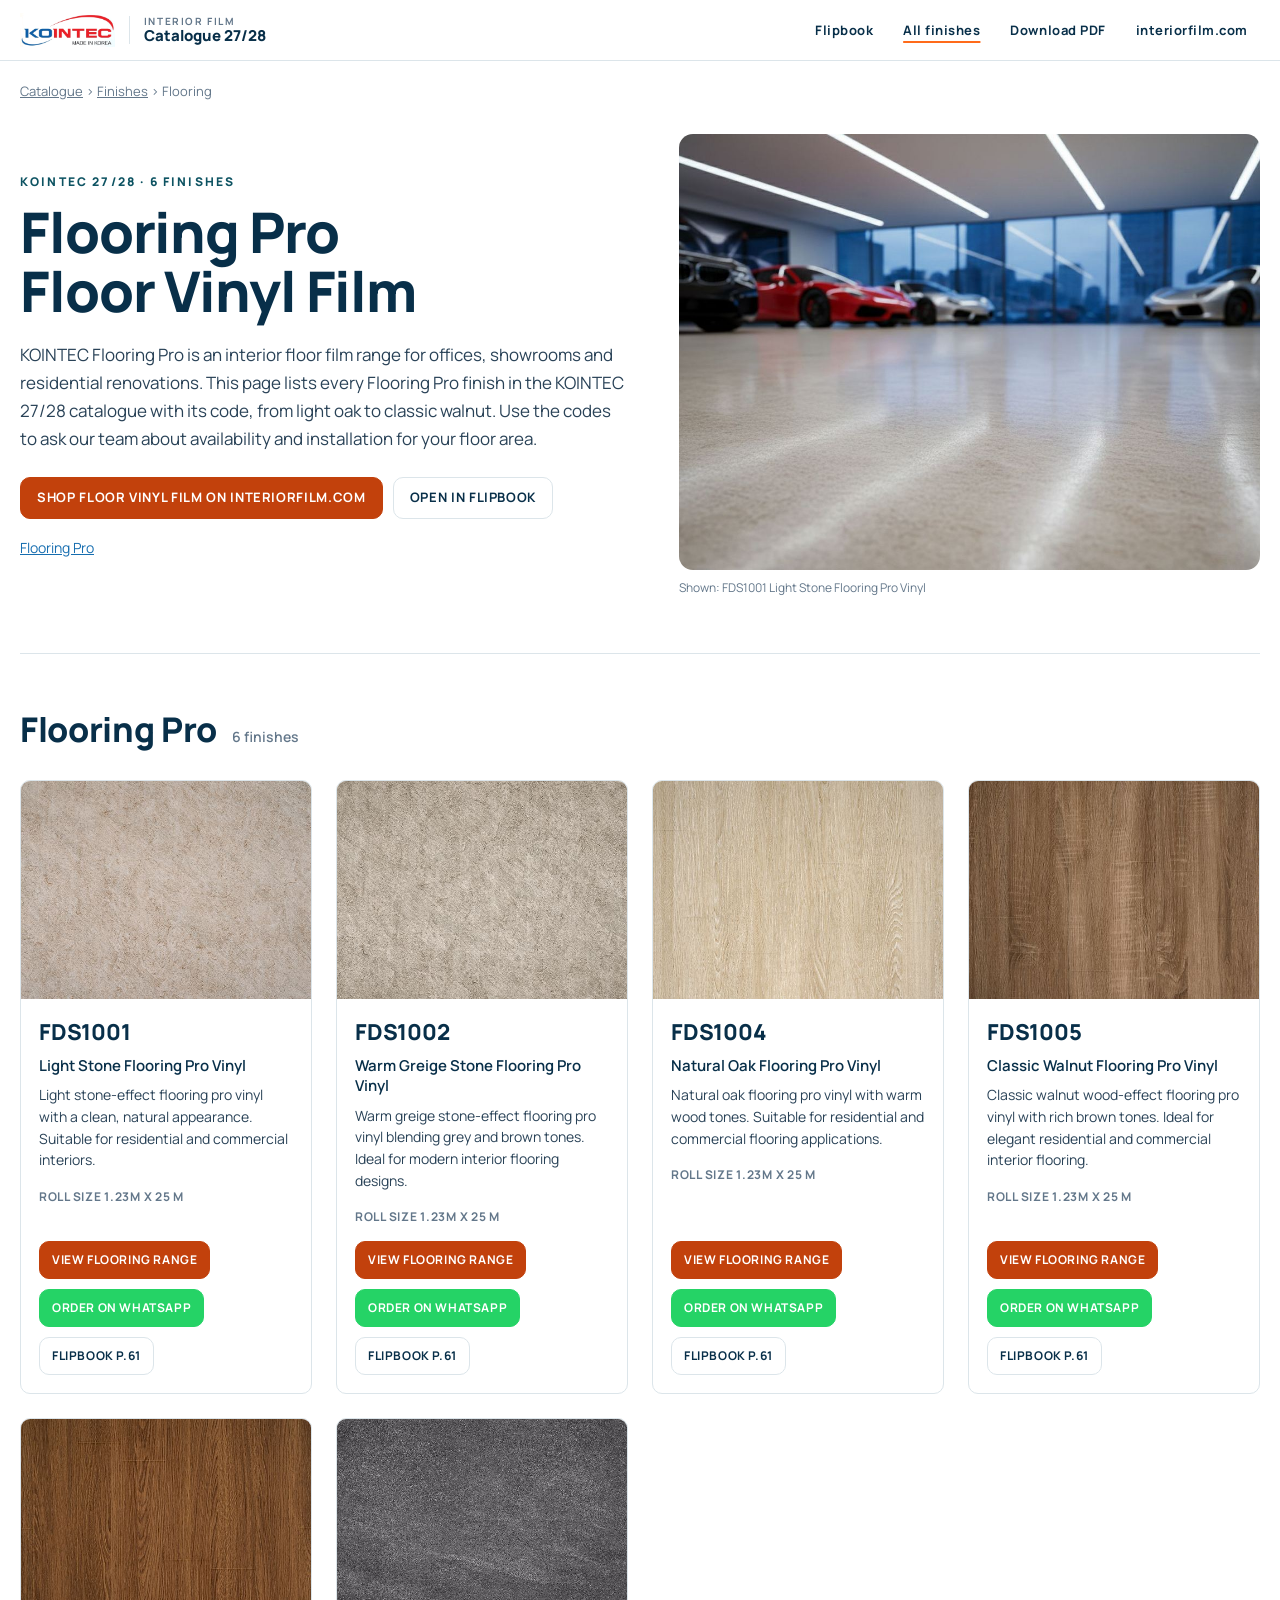
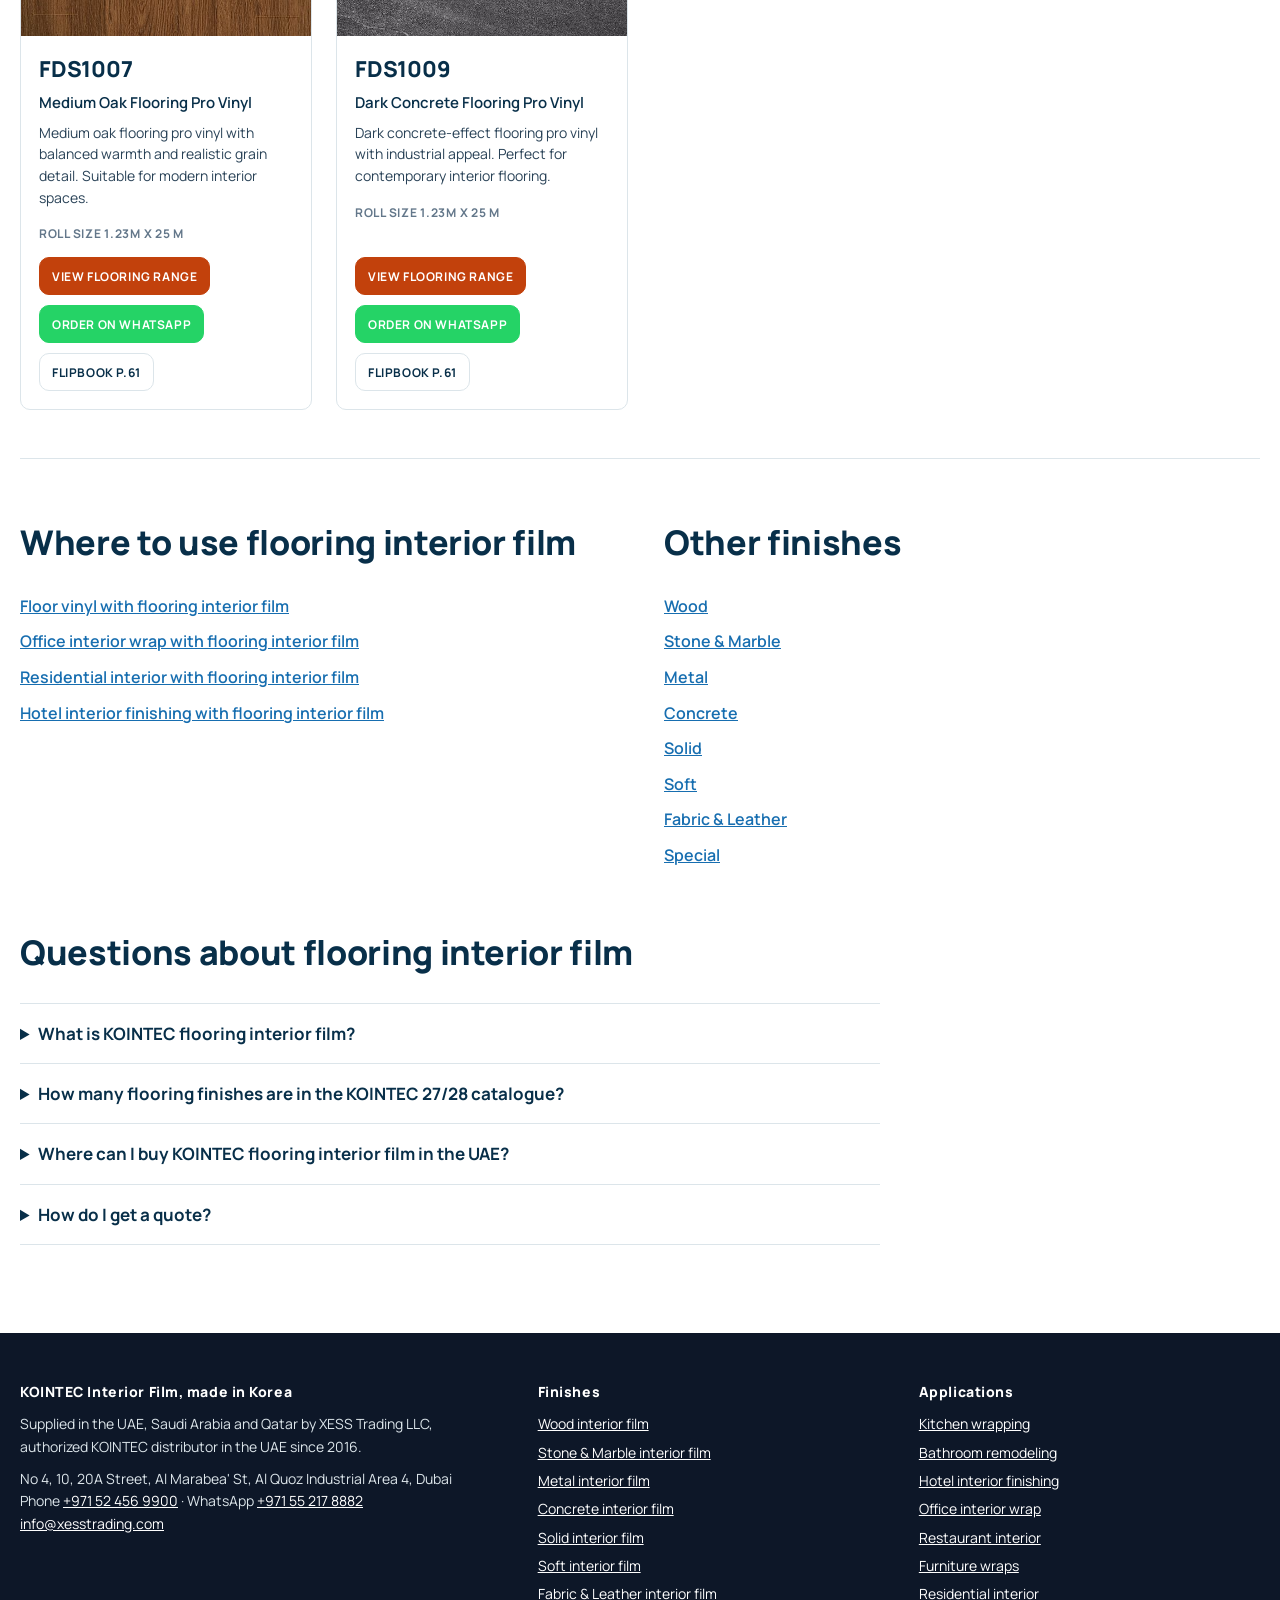
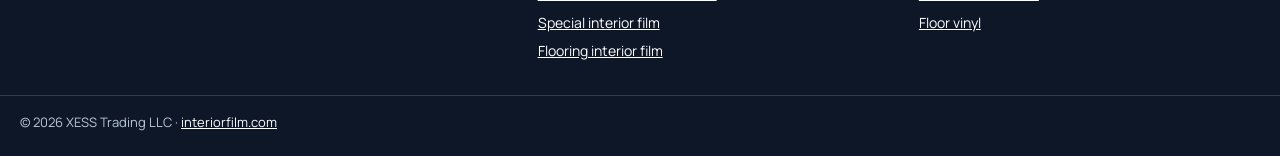
<file: finishes/floor-vinyl-film/index.html>
<!doctype html>
<html lang="en">
<head>
<meta charset="utf-8">
<meta name="viewport" content="width=device-width, initial-scale=1, viewport-fit=cover">
<title>Floor Vinyl Film | KOINTEC Flooring Pro Catalogue UAE</title>
<meta name="description" content="6 KOINTEC flooring interior film finishes with codes, swatches and interior photos. Floor vinyl film for UAE, KSA and Qatar projects, supplied by XESS Trading.">
<link rel="canonical" href="https://catalogue.interiorfilm.com/finishes/floor-vinyl-film/">
<meta name="robots" content="index, follow, max-image-preview:large">
<meta property="og:type" content="website">
<meta property="og:site_name" content="KOINTEC Interior Film Catalogue">
<meta property="og:title" content="Floor Vinyl Film | KOINTEC Flooring Pro Catalogue UAE">
<meta property="og:description" content="6 KOINTEC flooring interior film finishes with codes, swatches and interior photos. Floor vinyl film for UAE, KSA and Qatar projects, supplied by XESS Trading.">
<meta property="og:url" content="https://catalogue.interiorfilm.com/finishes/floor-vinyl-film/">
<meta property="og:image" content="https://catalogue.interiorfilm.com/img/a/FDS1001.jpg">
<meta name="twitter:card" content="summary_large_image">
<meta name="theme-color" content="#082f49">
<link rel="icon" href="../../favicon.ico" sizes="any">
<link rel="preconnect" href="https://fonts.googleapis.com">
<link rel="preconnect" href="https://fonts.gstatic.com" crossorigin>
<link rel="stylesheet" href="https://fonts.googleapis.com/css2?family=Manrope:wght@400;500;600;700;800&display=swap">
<script type="application/ld+json">{"@context": "https://schema.org", "@graph": [{"@type": "CollectionPage", "name": "Flooring Pro Floor Vinyl Film", "url": "https://catalogue.interiorfilm.com/finishes/floor-vinyl-film/", "description": "6 KOINTEC flooring interior film finishes with codes, swatches and interior photos. Floor vinyl film for UAE, KSA and Qatar projects, supplied by XESS Trading.", "publisher": {"@id": "https://interiorfilm.com/#org"}}, {"@type": "Organization", "@id": "https://interiorfilm.com/#org", "name": "XESS Trading LLC", "url": "https://interiorfilm.com/", "email": "info@xesstrading.com", "telephone": "+971 52 456 9900", "address": {"@type": "PostalAddress", "streetAddress": "No 4, 10, 20A Street, Al Marabea' St, Al Quoz Industrial Area 4", "addressLocality": "Dubai", "addressCountry": "AE"}, "areaServed": ["AE", "SA", "QA"]}, {"@type": "BreadcrumbList", "itemListElement": [{"@type": "ListItem", "position": 1, "name": "Catalogue", "item": "https://catalogue.interiorfilm.com/"}, {"@type": "ListItem", "position": 2, "name": "Finishes", "item": "https://catalogue.interiorfilm.com/finishes/"}, {"@type": "ListItem", "position": 3, "name": "Flooring", "item": "https://catalogue.interiorfilm.com/finishes/floor-vinyl-film/"}]}, {"@type": "ItemList", "name": "KOINTEC Flooring interior film finishes", "numberOfItems": 6, "itemListElement": [{"@type": "ListItem", "position": 1, "item": {"@type": "Product", "name": "Light Stone Flooring Pro Vinyl", "sku": "FDS1001", "brand": {"@type": "Brand", "name": "KOINTEC"}, "image": "https://catalogue.interiorfilm.com/img/s/FDS1001.jpg", "description": "Light stone-effect flooring pro vinyl with a clean, natural appearance. Suitable for residential and commercial interiors.", "url": "https://catalogue.interiorfilm.com/finishes/floor-vinyl-film/#fds1001", "category": "Flooring interior film"}}, {"@type": "ListItem", "position": 2, "item": {"@type": "Product", "name": "Warm Greige Stone Flooring Pro Vinyl", "sku": "FDS1002", "brand": {"@type": "Brand", "name": "KOINTEC"}, "image": "https://catalogue.interiorfilm.com/img/s/FDS1002.jpg", "description": "Warm greige stone-effect flooring pro vinyl blending grey and brown tones. Ideal for modern interior flooring designs.", "url": "https://catalogue.interiorfilm.com/finishes/floor-vinyl-film/#fds1002", "category": "Flooring interior film"}}, {"@type": "ListItem", "position": 3, "item": {"@type": "Product", "name": "Natural Oak Flooring Pro Vinyl", "sku": "FDS1004", "brand": {"@type": "Brand", "name": "KOINTEC"}, "image": "https://catalogue.interiorfilm.com/img/s/FDS1004.jpg", "description": "Natural oak flooring pro vinyl with warm wood tones. Suitable for residential and commercial flooring applications.", "url": "https://catalogue.interiorfilm.com/finishes/floor-vinyl-film/#fds1004", "category": "Flooring interior film"}}, {"@type": "ListItem", "position": 4, "item": {"@type": "Product", "name": "Classic Walnut Flooring Pro Vinyl", "sku": "FDS1005", "brand": {"@type": "Brand", "name": "KOINTEC"}, "image": "https://catalogue.interiorfilm.com/img/s/FDS1005.jpg", "description": "Classic walnut wood-effect flooring pro vinyl with rich brown tones. Ideal for elegant residential and commercial interior flooring.", "url": "https://catalogue.interiorfilm.com/finishes/floor-vinyl-film/#fds1005", "category": "Flooring interior film"}}, {"@type": "ListItem", "position": 5, "item": {"@type": "Product", "name": "Medium Oak Flooring Pro Vinyl", "sku": "FDS1007", "brand": {"@type": "Brand", "name": "KOINTEC"}, "image": "https://catalogue.interiorfilm.com/img/s/FDS1007.jpg", "description": "Medium oak flooring pro vinyl with balanced warmth and realistic grain detail. Suitable for modern interior spaces.", "url": "https://catalogue.interiorfilm.com/finishes/floor-vinyl-film/#fds1007", "category": "Flooring interior film"}}, {"@type": "ListItem", "position": 6, "item": {"@type": "Product", "name": "Dark Concrete Flooring Pro Vinyl", "sku": "FDS1009", "brand": {"@type": "Brand", "name": "KOINTEC"}, "image": "https://catalogue.interiorfilm.com/img/s/FDS1009.jpg", "description": "Dark concrete-effect flooring pro vinyl with industrial appeal. Perfect for contemporary interior flooring.", "url": "https://catalogue.interiorfilm.com/finishes/floor-vinyl-film/#fds1009", "category": "Flooring interior film"}}]}, {"@type": "FAQPage", "mainEntity": [{"@type": "Question", "name": "What is KOINTEC flooring interior film?", "acceptedAnswer": {"@type": "Answer", "text": "It is a self-adhesive architectural film, made in Korea, that gives existing surfaces such as cabinets, doors, walls and furniture a flooring finish without replacing them."}}, {"@type": "Question", "name": "How many flooring finishes are in the KOINTEC 27/28 catalogue?", "acceptedAnswer": {"@type": "Answer", "text": "6 finishes across Flooring Pro. Each one is listed on this page with its product code."}}, {"@type": "Question", "name": "Where can I buy KOINTEC flooring interior film in the UAE?", "acceptedAnswer": {"@type": "Answer", "text": "From XESS Trading LLC in Al Quoz, Dubai, the authorized KOINTEC distributor in the UAE since 2016, through interiorfilm.com. We also supply Saudi Arabia and Qatar."}}, {"@type": "Question", "name": "How do I get a quote?", "acceptedAnswer": {"@type": "Answer", "text": "Send the product codes you like to our team through the contact page on interiorfilm.com, by WhatsApp on +971 55 217 8882 or by email to info@xesstrading.com."}}]}]}</script>
<link rel="stylesheet" href="../../assets/site.css">
</head><body>
<header class="top"><div class="wrap top-in">
<a class="logo" href="../../"><img src="../../img/logo-kointec.png" alt="KOINTEC" width="611" height="219"><span class="sep" aria-hidden="true"></span><span class="cat"><small>Interior Film</small> <b>Catalogue 27/28</b></span></a>
<nav aria-label="Main"><a href="../../">Flipbook</a><a href="../../finishes/" aria-current="page">All finishes</a><a href="https://xesstrading.com/KOINTEC-XT-catalogue-27-28.pdf" rel="noopener">Download PDF</a><a href="https://interiorfilm.com/uae/en" rel="noopener">interiorfilm.com</a></nav></div></header>
<main>
<div class="wrap">
<nav class="crumbs" aria-label="Breadcrumb"><a href="../../">Catalogue</a> › <a href="../../finishes/">Finishes</a> › <span>Flooring</span></nav>
<div class="hero">
<div class="hero-t"><p class="eyebrow">KOINTEC 27/28 · 6 finishes</p>
<h1>Flooring Pro Floor Vinyl Film</h1>
<p class="lede">KOINTEC Flooring Pro is an interior floor film range for offices, showrooms and residential renovations. This page lists every Flooring Pro finish in the KOINTEC 27/28 catalogue with its code, from light oak to classic walnut. Use the codes to ask our team about availability and installation for your floor area.</p>
<div class="acts"><a class="b pri" href="https://interiorfilm.com/uae/en/floor-vinyl">Shop floor vinyl film on interiorfilm.com</a><a class="b" href="../../#page-60">Open in flipbook</a></div>
<p class="jump"><a href="#flooring-pro">Flooring Pro</a></p></div>
<figure class="hero-i"><img src="../../img/a/FDS1001.jpg" alt="Light Stone Flooring Pro Vinyl (FDS1001) in an interior" width="1100" height="825" fetchpriority="high"><figcaption>Shown: FDS1001 Light Stone Flooring Pro Vinyl</figcaption></figure>
</div>
<section class="grp" id="flooring-pro"><h2>Flooring Pro <span>6 finishes</span></h2><div class="grid"><article class="card" id="fds1001">
<div class="sw"><img src="../../img/s/FDS1001.jpg" alt="FDS1001 Light Stone Flooring Pro Vinyl swatch" width="520" height="390" loading="lazy" decoding="async"></div>
<div class="meta"><p class="code">FDS1001</p><h3>Light Stone Flooring Pro Vinyl</h3>
<p class="d">Light stone-effect flooring pro vinyl with a clean, natural appearance. Suitable for residential and commercial interiors.</p><p class="sz">Roll size 1.23m x 25 m</p>
<div class="acts"><a class="b pri" href="https://interiorfilm.com/uae/en/floor-vinyl">View flooring range</a><a class="b wa" href="https://wa.me/971527844188?text=I%27m%20interested%20in%20Light%20Stone%20Flooring%20Pro%20Vinyl%20%28SKU%3A%20FDS1001%29" target="_blank" rel="noopener">Order on WhatsApp</a><a class="b" href="../../#page-61">Flipbook p.61</a></div></div></article><article class="card" id="fds1002">
<div class="sw"><img src="../../img/s/FDS1002.jpg" alt="FDS1002 Warm Greige Stone Flooring Pro Vinyl swatch" width="520" height="390" loading="lazy" decoding="async"></div>
<div class="meta"><p class="code">FDS1002</p><h3>Warm Greige Stone Flooring Pro Vinyl</h3>
<p class="d">Warm greige stone-effect flooring pro vinyl blending grey and brown tones. Ideal for modern interior flooring designs.</p><p class="sz">Roll size 1.23m x 25 m</p>
<div class="acts"><a class="b pri" href="https://interiorfilm.com/uae/en/floor-vinyl">View flooring range</a><a class="b wa" href="https://wa.me/971527844188?text=I%27m%20interested%20in%20Warm%20Greige%20Stone%20Flooring%20Pro%20Vinyl%20%28SKU%3A%20FDS1002%29" target="_blank" rel="noopener">Order on WhatsApp</a><a class="b" href="../../#page-61">Flipbook p.61</a></div></div></article><article class="card" id="fds1004">
<div class="sw"><img src="../../img/s/FDS1004.jpg" alt="FDS1004 Natural Oak Flooring Pro Vinyl swatch" width="520" height="390" loading="lazy" decoding="async"></div>
<div class="meta"><p class="code">FDS1004</p><h3>Natural Oak Flooring Pro Vinyl</h3>
<p class="d">Natural oak flooring pro vinyl with warm wood tones. Suitable for residential and commercial flooring applications.</p><p class="sz">Roll size 1.23m x 25 m</p>
<div class="acts"><a class="b pri" href="https://interiorfilm.com/uae/en/floor-vinyl">View flooring range</a><a class="b wa" href="https://wa.me/971527844188?text=I%27m%20interested%20in%20Natural%20Oak%20Flooring%20Pro%20Vinyl%20%28SKU%3A%20FDS1004%29" target="_blank" rel="noopener">Order on WhatsApp</a><a class="b" href="../../#page-61">Flipbook p.61</a></div></div></article><article class="card" id="fds1005">
<div class="sw"><img src="../../img/s/FDS1005.jpg" alt="FDS1005 Classic Walnut Flooring Pro Vinyl swatch" width="520" height="390" loading="lazy" decoding="async"></div>
<div class="meta"><p class="code">FDS1005</p><h3>Classic Walnut Flooring Pro Vinyl</h3>
<p class="d">Classic walnut wood-effect flooring pro vinyl with rich brown tones. Ideal for elegant residential and commercial interior flooring.</p><p class="sz">Roll size 1.23m x 25 m</p>
<div class="acts"><a class="b pri" href="https://interiorfilm.com/uae/en/floor-vinyl">View flooring range</a><a class="b wa" href="https://wa.me/971527844188?text=I%27m%20interested%20in%20Classic%20Walnut%20Flooring%20Pro%20Vinyl%20%28SKU%3A%20FDS1005%29" target="_blank" rel="noopener">Order on WhatsApp</a><a class="b" href="../../#page-61">Flipbook p.61</a></div></div></article><article class="card" id="fds1007">
<div class="sw"><img src="../../img/s/FDS1007.jpg" alt="FDS1007 Medium Oak Flooring Pro Vinyl swatch" width="520" height="390" loading="lazy" decoding="async"></div>
<div class="meta"><p class="code">FDS1007</p><h3>Medium Oak Flooring Pro Vinyl</h3>
<p class="d">Medium oak flooring pro vinyl with balanced warmth and realistic grain detail. Suitable for modern interior spaces.</p><p class="sz">Roll size 1.23m x 25 m</p>
<div class="acts"><a class="b pri" href="https://interiorfilm.com/uae/en/floor-vinyl">View flooring range</a><a class="b wa" href="https://wa.me/971527844188?text=I%27m%20interested%20in%20Medium%20Oak%20Flooring%20Pro%20Vinyl%20%28SKU%3A%20FDS1007%29" target="_blank" rel="noopener">Order on WhatsApp</a><a class="b" href="../../#page-61">Flipbook p.61</a></div></div></article><article class="card" id="fds1009">
<div class="sw"><img src="../../img/s/FDS1009.jpg" alt="FDS1009 Dark Concrete Flooring Pro Vinyl swatch" width="520" height="390" loading="lazy" decoding="async"></div>
<div class="meta"><p class="code">FDS1009</p><h3>Dark Concrete Flooring Pro Vinyl</h3>
<p class="d">Dark concrete-effect flooring pro vinyl with industrial appeal. Perfect for contemporary interior flooring.</p><p class="sz">Roll size 1.23m x 25 m</p>
<div class="acts"><a class="b pri" href="https://interiorfilm.com/uae/en/floor-vinyl">View flooring range</a><a class="b wa" href="https://wa.me/971527844188?text=I%27m%20interested%20in%20Dark%20Concrete%20Flooring%20Pro%20Vinyl%20%28SKU%3A%20FDS1009%29" target="_blank" rel="noopener">Order on WhatsApp</a><a class="b" href="../../#page-61">Flipbook p.61</a></div></div></article></div></section>
<section class="more">
<div><h2>Where to use flooring interior film</h2><ul class="links"><li><a href="https://interiorfilm.com/uae/en/floor-vinyl">Floor vinyl with flooring interior film</a></li><li><a href="https://interiorfilm.com/uae/en/office-interior-wrap">Office interior wrap with flooring interior film</a></li><li><a href="https://interiorfilm.com/uae/en/residential-interior">Residential interior with flooring interior film</a></li><li><a href="https://interiorfilm.com/uae/en/hotel-interior-finishing">Hotel interior finishing with flooring interior film</a></li></ul></div>
<div><h2>Other finishes</h2><ul class="links"><li><a href="../../finishes/wood-interior-film/">Wood</a></li><li><a href="../../finishes/marble-stone-interior-film/">Stone &amp; Marble</a></li><li><a href="../../finishes/metal-interior-film/">Metal</a></li><li><a href="../../finishes/concrete-interior-film/">Concrete</a></li><li><a href="../../finishes/solid-colour-interior-film/">Solid</a></li><li><a href="../../finishes/soft-matt-interior-film/">Soft</a></li><li><a href="../../finishes/leather-fabric-interior-film/">Fabric &amp; Leather</a></li><li><a href="../../finishes/glitter-decoration-film/">Special</a></li></ul></div>
</section>
<section class="faq"><h2>Questions about flooring interior film</h2>
<details><summary>What is KOINTEC flooring interior film?</summary><p>It is a self-adhesive architectural film, made in Korea, that gives existing surfaces such as cabinets, doors, walls and furniture a flooring finish without replacing them.</p></details><details><summary>How many flooring finishes are in the KOINTEC 27/28 catalogue?</summary><p>6 finishes across Flooring Pro. Each one is listed on this page with its product code.</p></details><details><summary>Where can I buy KOINTEC flooring interior film in the UAE?</summary><p>From XESS Trading LLC in Al Quoz, Dubai, the authorized KOINTEC distributor in the UAE since 2016, through interiorfilm.com. We also supply Saudi Arabia and Qatar.</p></details><details><summary>How do I get a quote?</summary><p>Send the product codes you like to our team through the contact page on interiorfilm.com, by WhatsApp on +971 55 217 8882 or by email to info@xesstrading.com.</p></details>
</section>
</div>
</main>
<footer class="foot"><div class="wrap foot-in">
<div><p class="fh">KOINTEC Interior Film, made in Korea</p>
<p>Supplied in the UAE, Saudi Arabia and Qatar by XESS Trading LLC, authorized KOINTEC distributor in the UAE since 2016.</p>
<p>No 4, 10, 20A Street, Al Marabea&#x27; St, Al Quoz Industrial Area 4, Dubai<br>Phone <a href="tel:+971524569900">+971 52 456 9900</a> · WhatsApp <a href="https://wa.me/971552178882">+971 55 217 8882</a><br><a href="mailto:info@xesstrading.com">info@xesstrading.com</a></p></div>
<div><p class="fh">Finishes</p><ul><li><a href="../../finishes/wood-interior-film/">Wood interior film</a></li><li><a href="../../finishes/marble-stone-interior-film/">Stone &amp; Marble interior film</a></li><li><a href="../../finishes/metal-interior-film/">Metal interior film</a></li><li><a href="../../finishes/concrete-interior-film/">Concrete interior film</a></li><li><a href="../../finishes/solid-colour-interior-film/">Solid interior film</a></li><li><a href="../../finishes/soft-matt-interior-film/">Soft interior film</a></li><li><a href="../../finishes/leather-fabric-interior-film/">Fabric &amp; Leather interior film</a></li><li><a href="../../finishes/glitter-decoration-film/">Special interior film</a></li><li><a href="../../finishes/floor-vinyl-film/">Flooring interior film</a></li></ul></div>
<div><p class="fh">Applications</p><ul><li><a href="https://interiorfilm.com/uae/en/kitchen-wrapping">Kitchen wrapping</a></li><li><a href="https://interiorfilm.com/uae/en/bathroom-remodeling">Bathroom remodeling</a></li><li><a href="https://interiorfilm.com/uae/en/hotel-interior-finishing">Hotel interior finishing</a></li><li><a href="https://interiorfilm.com/uae/en/office-interior-wrap">Office interior wrap</a></li><li><a href="https://interiorfilm.com/uae/en/restaurant-interior">Restaurant interior</a></li><li><a href="https://interiorfilm.com/uae/en/furniture-wraps">Furniture wraps</a></li><li><a href="https://interiorfilm.com/uae/en/residential-interior">Residential interior</a></li><li><a href="https://interiorfilm.com/uae/en/floor-vinyl">Floor vinyl</a></li></ul></div>
</div><div class="wrap legal">© 2026 XESS Trading LLC · <a href="https://interiorfilm.com/">interiorfilm.com</a></div></footer>
</body></html>
</file>
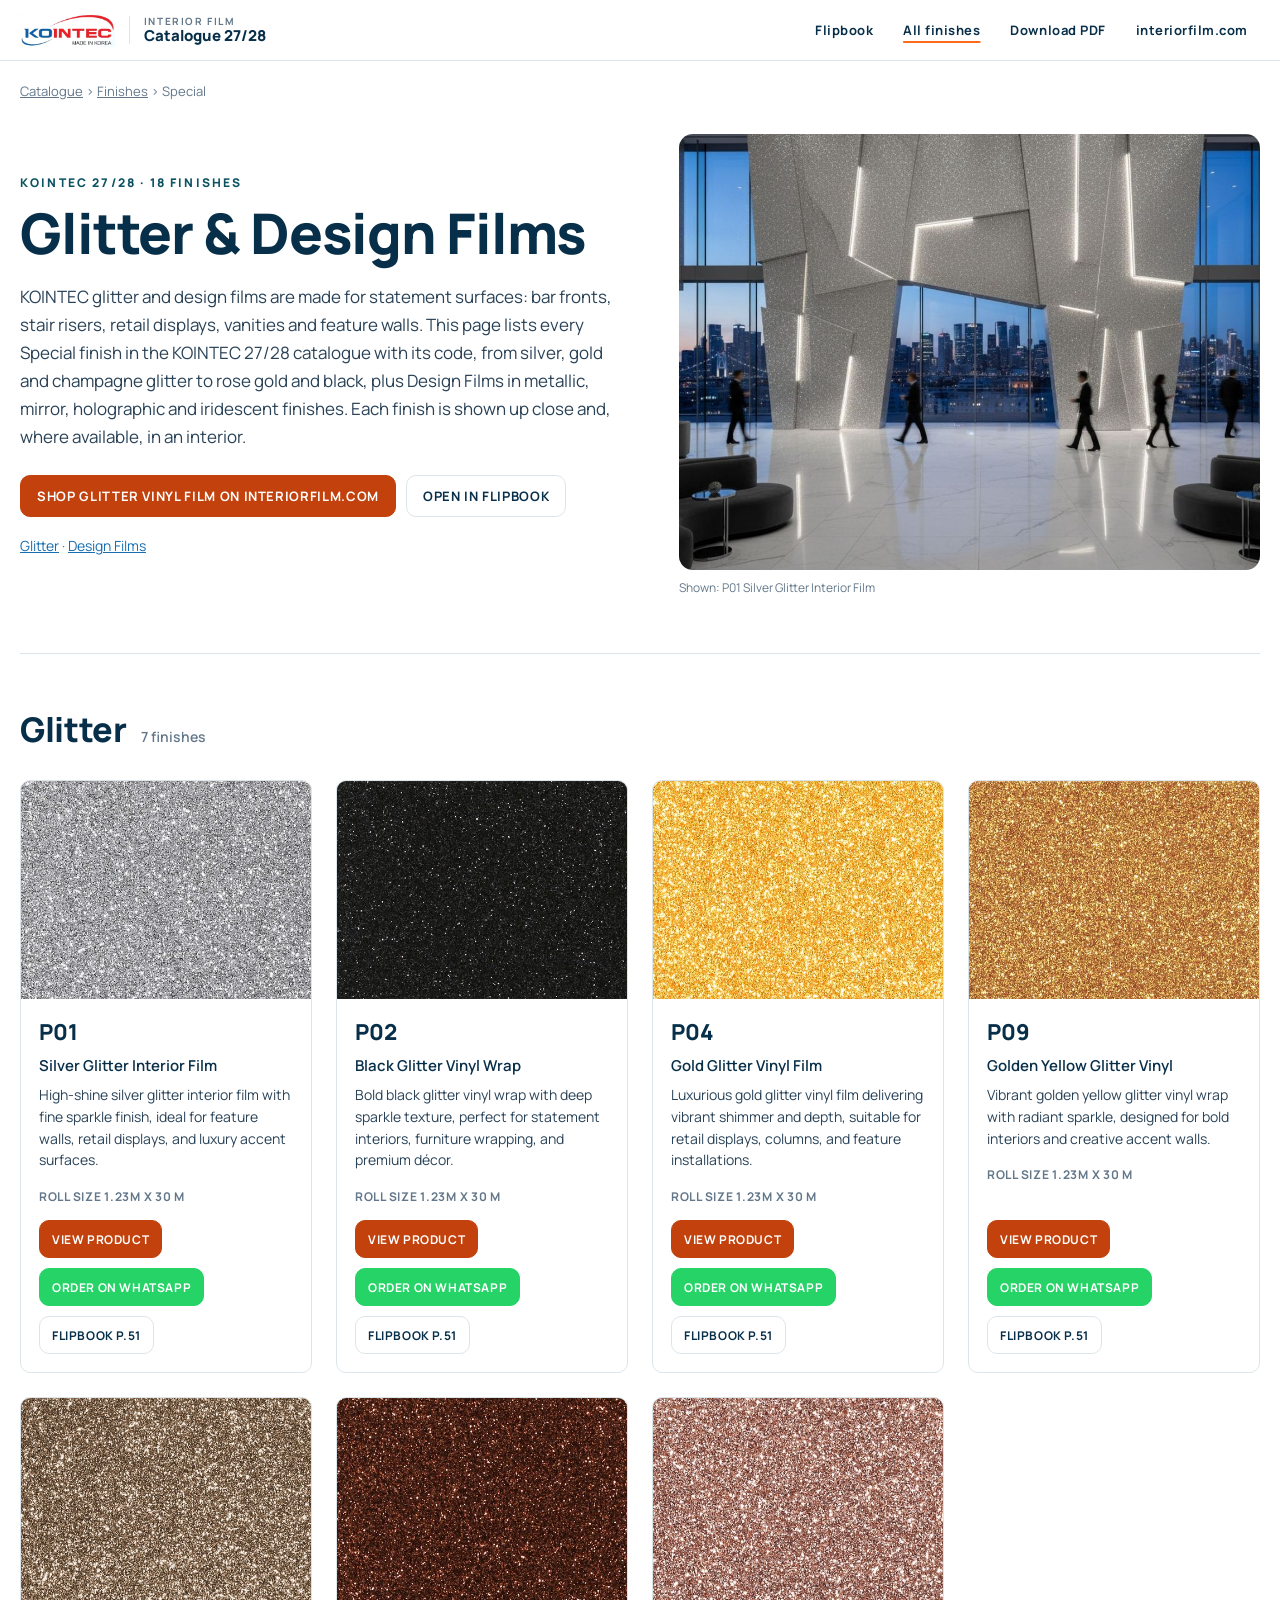
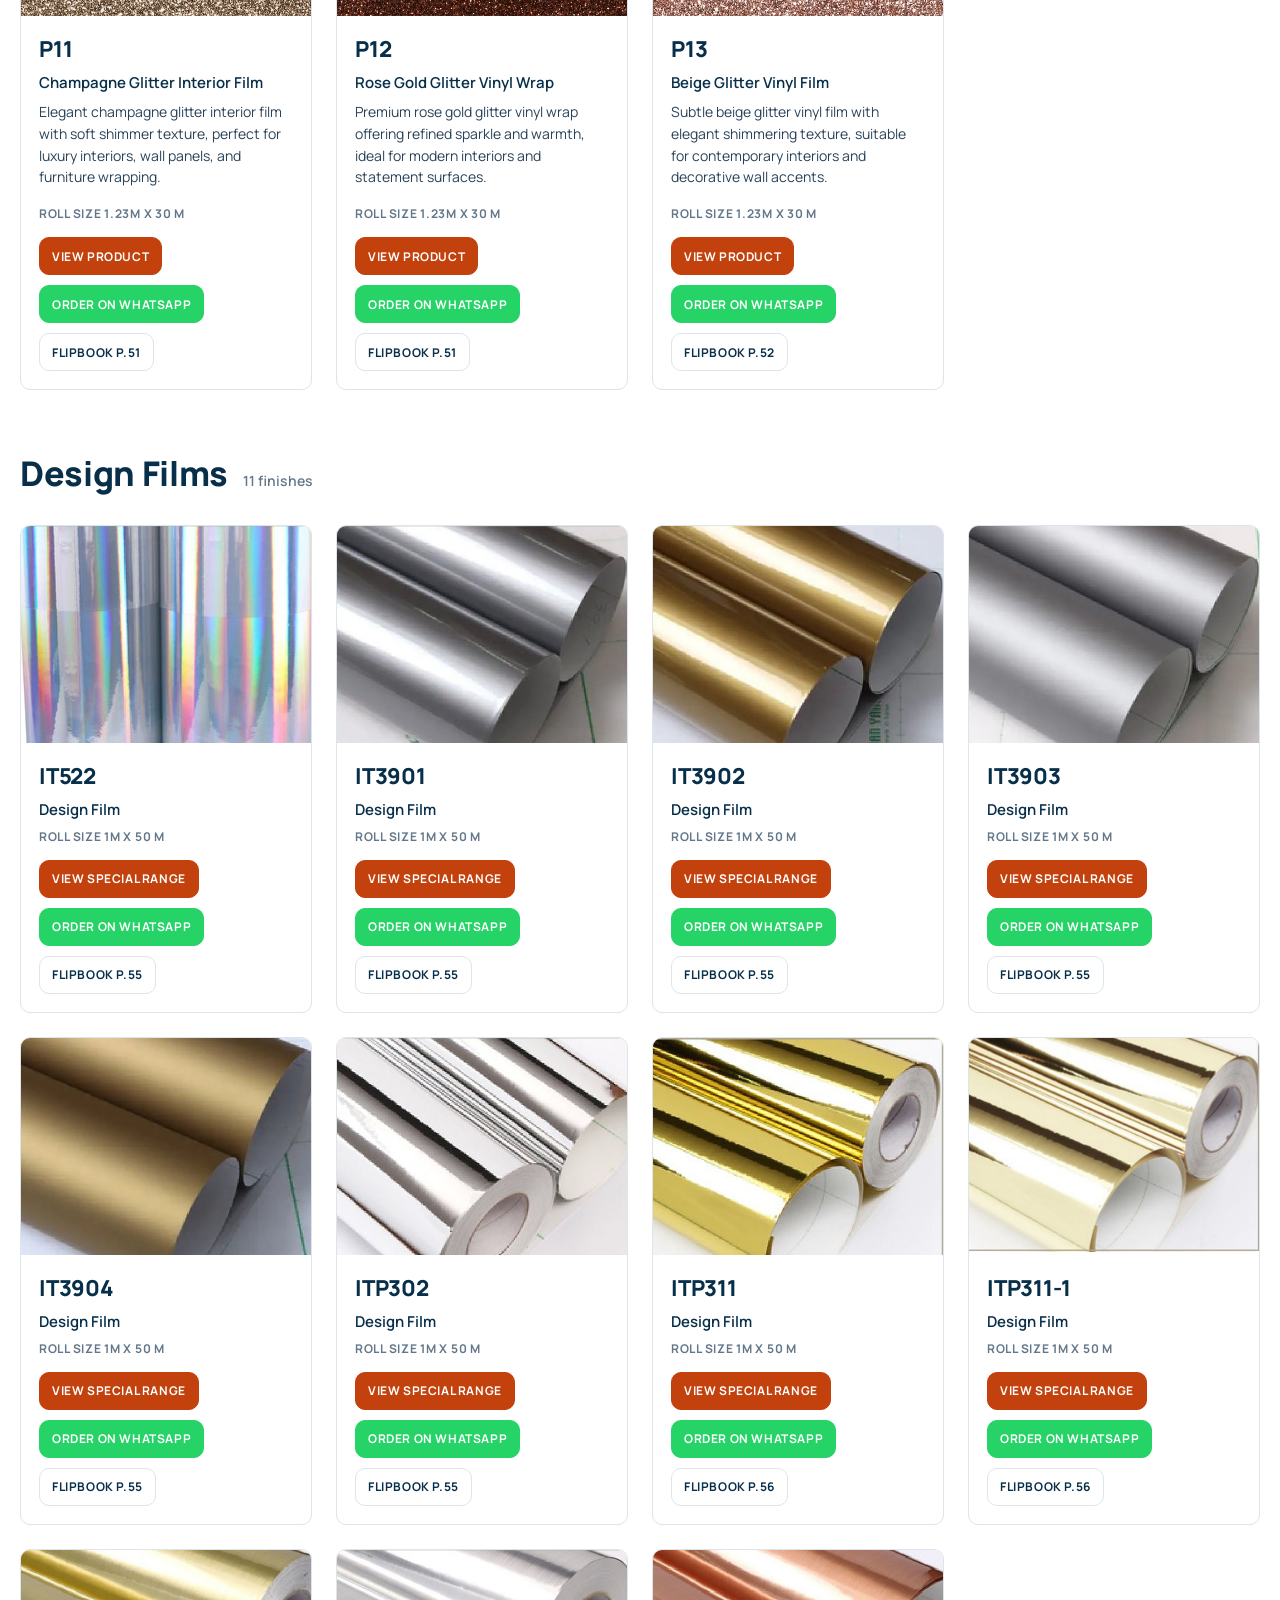
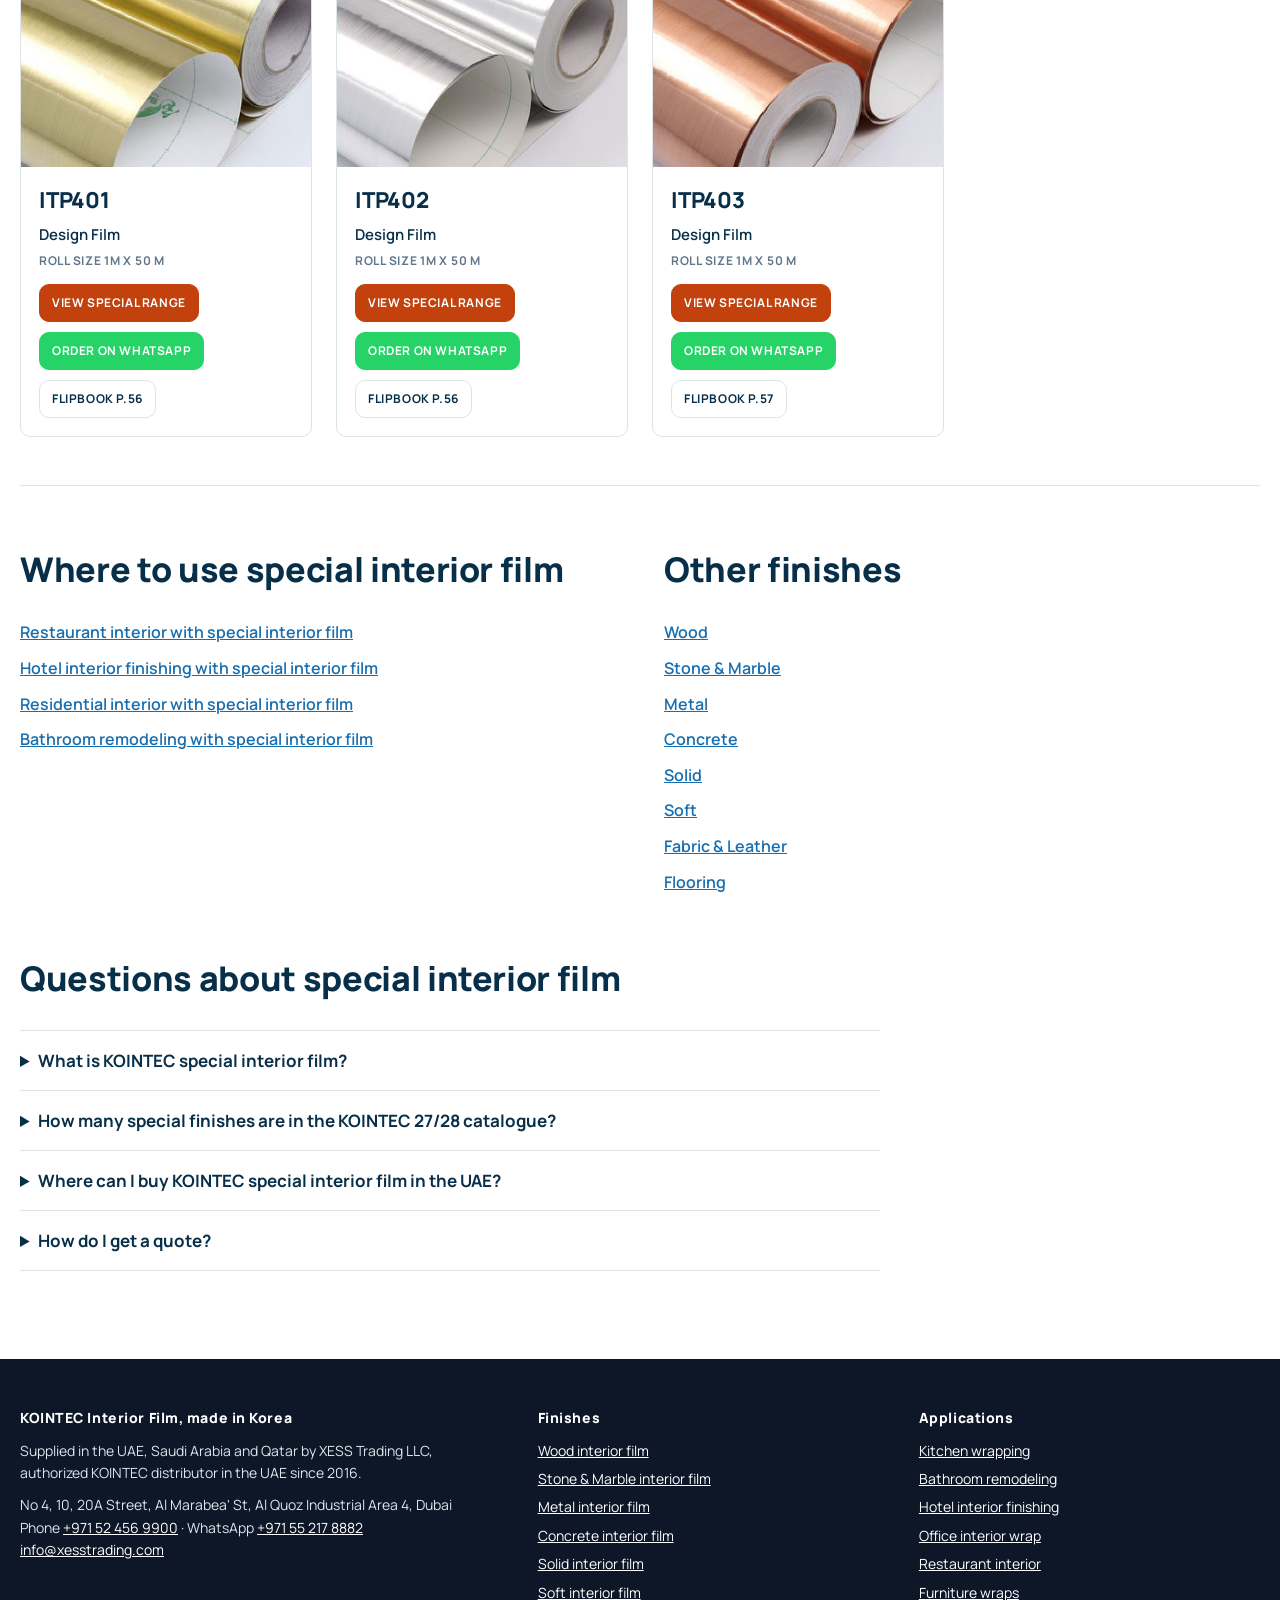
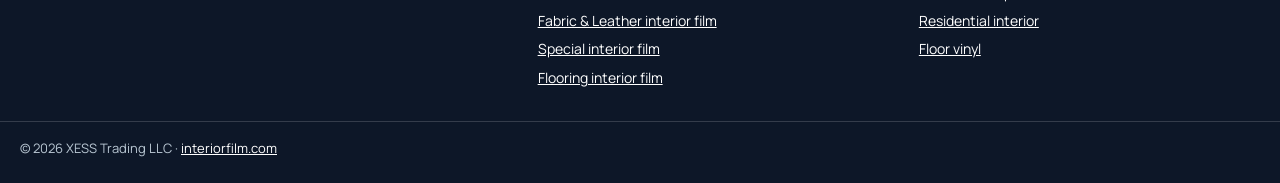
<file: finishes/glitter-decoration-film/index.html>
<!doctype html>
<html lang="en">
<head>
<meta charset="utf-8">
<meta name="viewport" content="width=device-width, initial-scale=1, viewport-fit=cover">
<title>Glitter Vinyl Film &amp; Design Film | KOINTEC UAE</title>
<meta name="description" content="18 KOINTEC special interior film finishes with codes, swatches and interior photos. Glitter vinyl film for UAE, KSA and Qatar projects, supplied by XESS…">
<link rel="canonical" href="https://catalogue.interiorfilm.com/finishes/glitter-decoration-film/">
<meta name="robots" content="index, follow, max-image-preview:large">
<meta property="og:type" content="website">
<meta property="og:site_name" content="KOINTEC Interior Film Catalogue">
<meta property="og:title" content="Glitter Vinyl Film &amp; Design Film | KOINTEC UAE">
<meta property="og:description" content="18 KOINTEC special interior film finishes with codes, swatches and interior photos. Glitter vinyl film for UAE, KSA and Qatar projects, supplied by XESS…">
<meta property="og:url" content="https://catalogue.interiorfilm.com/finishes/glitter-decoration-film/">
<meta property="og:image" content="https://catalogue.interiorfilm.com/img/a/P01.jpg">
<meta name="twitter:card" content="summary_large_image">
<meta name="theme-color" content="#082f49">
<link rel="icon" href="../../favicon.ico" sizes="any">
<link rel="preconnect" href="https://fonts.googleapis.com">
<link rel="preconnect" href="https://fonts.gstatic.com" crossorigin>
<link rel="stylesheet" href="https://fonts.googleapis.com/css2?family=Manrope:wght@400;500;600;700;800&display=swap">
<script type="application/ld+json">{"@context": "https://schema.org", "@graph": [{"@type": "CollectionPage", "name": "Glitter & Design Films", "url": "https://catalogue.interiorfilm.com/finishes/glitter-decoration-film/", "description": "18 KOINTEC special interior film finishes with codes, swatches and interior photos. Glitter vinyl film for UAE, KSA and Qatar projects, supplied by XESS…", "publisher": {"@id": "https://interiorfilm.com/#org"}}, {"@type": "Organization", "@id": "https://interiorfilm.com/#org", "name": "XESS Trading LLC", "url": "https://interiorfilm.com/", "email": "info@xesstrading.com", "telephone": "+971 52 456 9900", "address": {"@type": "PostalAddress", "streetAddress": "No 4, 10, 20A Street, Al Marabea' St, Al Quoz Industrial Area 4", "addressLocality": "Dubai", "addressCountry": "AE"}, "areaServed": ["AE", "SA", "QA"]}, {"@type": "BreadcrumbList", "itemListElement": [{"@type": "ListItem", "position": 1, "name": "Catalogue", "item": "https://catalogue.interiorfilm.com/"}, {"@type": "ListItem", "position": 2, "name": "Finishes", "item": "https://catalogue.interiorfilm.com/finishes/"}, {"@type": "ListItem", "position": 3, "name": "Special", "item": "https://catalogue.interiorfilm.com/finishes/glitter-decoration-film/"}]}, {"@type": "ItemList", "name": "KOINTEC Special interior film finishes", "numberOfItems": 18, "itemListElement": [{"@type": "ListItem", "position": 1, "item": {"@type": "Product", "name": "Silver Glitter Interior Film", "sku": "P01", "brand": {"@type": "Brand", "name": "KOINTEC"}, "image": "https://catalogue.interiorfilm.com/img/s/P01.jpg", "description": "High-shine silver glitter interior film with fine sparkle finish, ideal for feature walls, retail displays, and luxury accent surfaces.", "url": "https://interiorfilm.com/uae/en/category/special/glitter/silver-glitter-interior-film", "category": "Special interior film"}}, {"@type": "ListItem", "position": 2, "item": {"@type": "Product", "name": "Black Glitter Vinyl Wrap", "sku": "P02", "brand": {"@type": "Brand", "name": "KOINTEC"}, "image": "https://catalogue.interiorfilm.com/img/s/P02.jpg", "description": "Bold black glitter vinyl wrap with deep sparkle texture, perfect for statement interiors, furniture wrapping, and premium décor.", "url": "https://interiorfilm.com/uae/en/category/special/glitter/black-glitter-vinyl-wrap", "category": "Special interior film"}}, {"@type": "ListItem", "position": 3, "item": {"@type": "Product", "name": "Gold Glitter Vinyl Film", "sku": "P04", "brand": {"@type": "Brand", "name": "KOINTEC"}, "image": "https://catalogue.interiorfilm.com/img/s/P04.jpg", "description": "Luxurious gold glitter vinyl film delivering vibrant shimmer and depth, suitable for retail displays, columns, and feature installations.", "url": "https://interiorfilm.com/uae/en/category/special/glitter/gold-glitter-vinyl-film", "category": "Special interior film"}}, {"@type": "ListItem", "position": 4, "item": {"@type": "Product", "name": "Golden Yellow Glitter Vinyl", "sku": "P09", "brand": {"@type": "Brand", "name": "KOINTEC"}, "image": "https://catalogue.interiorfilm.com/img/s/P09.jpg", "description": "Vibrant golden yellow glitter vinyl wrap with radiant sparkle, designed for bold interiors and creative accent walls.", "url": "https://interiorfilm.com/uae/en/category/special/glitter/golden-yellow-glitter-vinyl", "category": "Special interior film"}}, {"@type": "ListItem", "position": 5, "item": {"@type": "Product", "name": "Champagne Glitter Interior Film", "sku": "P11", "brand": {"@type": "Brand", "name": "KOINTEC"}, "image": "https://catalogue.interiorfilm.com/img/s/P11.jpg", "description": "Elegant champagne glitter interior film with soft shimmer texture, perfect for luxury interiors, wall panels, and furniture wrapping.", "url": "https://interiorfilm.com/uae/en/category/special/glitter/champagne-glitter-interior-film", "category": "Special interior film"}}, {"@type": "ListItem", "position": 6, "item": {"@type": "Product", "name": "Rose Gold Glitter Vinyl Wrap", "sku": "P12", "brand": {"@type": "Brand", "name": "KOINTEC"}, "image": "https://catalogue.interiorfilm.com/img/s/P12.jpg", "description": "Premium rose gold glitter vinyl wrap offering refined sparkle and warmth, ideal for modern interiors and statement surfaces.", "url": "https://interiorfilm.com/uae/en/category/special/glitter/rose-gold-glitter-vinyl-wrap", "category": "Special interior film"}}, {"@type": "ListItem", "position": 7, "item": {"@type": "Product", "name": "Beige Glitter Vinyl Film", "sku": "P13", "brand": {"@type": "Brand", "name": "KOINTEC"}, "image": "https://catalogue.interiorfilm.com/img/s/P13.jpg", "description": "Subtle beige glitter vinyl film with elegant shimmering texture, suitable for contemporary interiors and decorative wall accents.", "url": "https://interiorfilm.com/uae/en/category/special/glitter/beige-glitter-vinyl-film", "category": "Special interior film"}}, {"@type": "ListItem", "position": 8, "item": {"@type": "Product", "name": "Design Film", "sku": "IT522", "brand": {"@type": "Brand", "name": "KOINTEC"}, "image": "https://catalogue.interiorfilm.com/img/s/IT522.jpg", "url": "https://catalogue.interiorfilm.com/finishes/glitter-decoration-film/#it522", "category": "Special interior film"}}, {"@type": "ListItem", "position": 9, "item": {"@type": "Product", "name": "Design Film", "sku": "IT3901", "brand": {"@type": "Brand", "name": "KOINTEC"}, "image": "https://catalogue.interiorfilm.com/img/s/IT3901.jpg", "url": "https://catalogue.interiorfilm.com/finishes/glitter-decoration-film/#it3901", "category": "Special interior film"}}, {"@type": "ListItem", "position": 10, "item": {"@type": "Product", "name": "Design Film", "sku": "IT3902", "brand": {"@type": "Brand", "name": "KOINTEC"}, "image": "https://catalogue.interiorfilm.com/img/s/IT3902.jpg", "url": "https://catalogue.interiorfilm.com/finishes/glitter-decoration-film/#it3902", "category": "Special interior film"}}, {"@type": "ListItem", "position": 11, "item": {"@type": "Product", "name": "Design Film", "sku": "IT3903", "brand": {"@type": "Brand", "name": "KOINTEC"}, "image": "https://catalogue.interiorfilm.com/img/s/IT3903.jpg", "url": "https://catalogue.interiorfilm.com/finishes/glitter-decoration-film/#it3903", "category": "Special interior film"}}, {"@type": "ListItem", "position": 12, "item": {"@type": "Product", "name": "Design Film", "sku": "IT3904", "brand": {"@type": "Brand", "name": "KOINTEC"}, "image": "https://catalogue.interiorfilm.com/img/s/IT3904.jpg", "url": "https://catalogue.interiorfilm.com/finishes/glitter-decoration-film/#it3904", "category": "Special interior film"}}, {"@type": "ListItem", "position": 13, "item": {"@type": "Product", "name": "Design Film", "sku": "ITP302", "brand": {"@type": "Brand", "name": "KOINTEC"}, "image": "https://catalogue.interiorfilm.com/img/s/ITP302.jpg", "url": "https://catalogue.interiorfilm.com/finishes/glitter-decoration-film/#itp302", "category": "Special interior film"}}, {"@type": "ListItem", "position": 14, "item": {"@type": "Product", "name": "Design Film", "sku": "ITP311", "brand": {"@type": "Brand", "name": "KOINTEC"}, "image": "https://catalogue.interiorfilm.com/img/s/ITP311.jpg", "url": "https://catalogue.interiorfilm.com/finishes/glitter-decoration-film/#itp311", "category": "Special interior film"}}, {"@type": "ListItem", "position": 15, "item": {"@type": "Product", "name": "Design Film", "sku": "ITP311-1", "brand": {"@type": "Brand", "name": "KOINTEC"}, "image": "https://catalogue.interiorfilm.com/img/s/ITP311-1.jpg", "url": "https://catalogue.interiorfilm.com/finishes/glitter-decoration-film/#itp311-1", "category": "Special interior film"}}, {"@type": "ListItem", "position": 16, "item": {"@type": "Product", "name": "Design Film", "sku": "ITP401", "brand": {"@type": "Brand", "name": "KOINTEC"}, "image": "https://catalogue.interiorfilm.com/img/s/ITP401.jpg", "url": "https://catalogue.interiorfilm.com/finishes/glitter-decoration-film/#itp401", "category": "Special interior film"}}, {"@type": "ListItem", "position": 17, "item": {"@type": "Product", "name": "Design Film", "sku": "ITP402", "brand": {"@type": "Brand", "name": "KOINTEC"}, "image": "https://catalogue.interiorfilm.com/img/s/ITP402.jpg", "url": "https://catalogue.interiorfilm.com/finishes/glitter-decoration-film/#itp402", "category": "Special interior film"}}, {"@type": "ListItem", "position": 18, "item": {"@type": "Product", "name": "Design Film", "sku": "ITP403", "brand": {"@type": "Brand", "name": "KOINTEC"}, "image": "https://catalogue.interiorfilm.com/img/s/ITP403.jpg", "url": "https://catalogue.interiorfilm.com/finishes/glitter-decoration-film/#itp403", "category": "Special interior film"}}]}, {"@type": "FAQPage", "mainEntity": [{"@type": "Question", "name": "What is KOINTEC special interior film?", "acceptedAnswer": {"@type": "Answer", "text": "It is a self-adhesive architectural film, made in Korea, that gives existing surfaces such as cabinets, doors, walls and furniture a special finish without replacing them."}}, {"@type": "Question", "name": "How many special finishes are in the KOINTEC 27/28 catalogue?", "acceptedAnswer": {"@type": "Answer", "text": "18 finishes across Glitter, Design Films. Each one is listed on this page with its product code."}}, {"@type": "Question", "name": "Where can I buy KOINTEC special interior film in the UAE?", "acceptedAnswer": {"@type": "Answer", "text": "From XESS Trading LLC in Al Quoz, Dubai, the authorized KOINTEC distributor in the UAE since 2016, through interiorfilm.com. We also supply Saudi Arabia and Qatar."}}, {"@type": "Question", "name": "How do I get a quote?", "acceptedAnswer": {"@type": "Answer", "text": "Send the product codes you like to our team through the contact page on interiorfilm.com, by WhatsApp on +971 55 217 8882 or by email to info@xesstrading.com."}}]}]}</script>
<link rel="stylesheet" href="../../assets/site.css">
</head><body>
<header class="top"><div class="wrap top-in">
<a class="logo" href="../../"><img src="../../img/logo-kointec.png" alt="KOINTEC" width="611" height="219"><span class="sep" aria-hidden="true"></span><span class="cat"><small>Interior Film</small> <b>Catalogue 27/28</b></span></a>
<nav aria-label="Main"><a href="../../">Flipbook</a><a href="../../finishes/" aria-current="page">All finishes</a><a href="https://xesstrading.com/KOINTEC-XT-catalogue-27-28.pdf" rel="noopener">Download PDF</a><a href="https://interiorfilm.com/uae/en" rel="noopener">interiorfilm.com</a></nav></div></header>
<main>
<div class="wrap">
<nav class="crumbs" aria-label="Breadcrumb"><a href="../../">Catalogue</a> › <a href="../../finishes/">Finishes</a> › <span>Special</span></nav>
<div class="hero">
<div class="hero-t"><p class="eyebrow">KOINTEC 27/28 · 18 finishes</p>
<h1>Glitter &amp; Design Films</h1>
<p class="lede">KOINTEC glitter and design films are made for statement surfaces: bar fronts, stair risers, retail displays, vanities and feature walls. This page lists every Special finish in the KOINTEC 27/28 catalogue with its code, from silver, gold and champagne glitter to rose gold and black, plus Design Films in metallic, mirror, holographic and iridescent finishes. Each finish is shown up close and, where available, in an interior.</p>
<div class="acts"><a class="b pri" href="https://interiorfilm.com/uae/en/category/special/glitter">Shop glitter vinyl film on interiorfilm.com</a><a class="b" href="../../#page-50">Open in flipbook</a></div>
<p class="jump"><a href="#glitter">Glitter</a> · <a href="#design-films">Design Films</a></p></div>
<figure class="hero-i"><img src="../../img/a/P01.jpg" alt="Silver Glitter Interior Film (P01) in an interior" width="1100" height="825" fetchpriority="high"><figcaption>Shown: P01 Silver Glitter Interior Film</figcaption></figure>
</div>
<section class="grp" id="glitter"><h2>Glitter <span>7 finishes</span></h2><div class="grid"><article class="card" id="p01">
<div class="sw"><img src="../../img/s/P01.jpg" alt="P01 Silver Glitter Interior Film swatch" width="520" height="390" loading="lazy" decoding="async"></div>
<div class="meta"><p class="code">P01</p><h3>Silver Glitter Interior Film</h3>
<p class="d">High-shine silver glitter interior film with fine sparkle finish, ideal for feature walls, retail displays, and luxury accent surfaces.</p><p class="sz">Roll size 1.23m x 30 m</p>
<div class="acts"><a class="b pri" href="https://interiorfilm.com/uae/en/category/special/glitter/silver-glitter-interior-film">View product</a><a class="b wa" href="https://wa.me/971527844188?text=I%27m%20interested%20in%20Silver%20Glitter%20Interior%20Film%20%28SKU%3A%20P01%29" target="_blank" rel="noopener">Order on WhatsApp</a><a class="b" href="../../#page-51">Flipbook p.51</a></div></div></article><article class="card" id="p02">
<div class="sw"><img src="../../img/s/P02.jpg" alt="P02 Black Glitter Vinyl Wrap swatch" width="520" height="390" loading="lazy" decoding="async"></div>
<div class="meta"><p class="code">P02</p><h3>Black Glitter Vinyl Wrap</h3>
<p class="d">Bold black glitter vinyl wrap with deep sparkle texture, perfect for statement interiors, furniture wrapping, and premium décor.</p><p class="sz">Roll size 1.23m x 30 m</p>
<div class="acts"><a class="b pri" href="https://interiorfilm.com/uae/en/category/special/glitter/black-glitter-vinyl-wrap">View product</a><a class="b wa" href="https://wa.me/971527844188?text=I%27m%20interested%20in%20Black%20Glitter%20Vinyl%20Wrap%20%28SKU%3A%20P02%29" target="_blank" rel="noopener">Order on WhatsApp</a><a class="b" href="../../#page-51">Flipbook p.51</a></div></div></article><article class="card" id="p04">
<div class="sw"><img src="../../img/s/P04.jpg" alt="P04 Gold Glitter Vinyl Film swatch" width="520" height="390" loading="lazy" decoding="async"></div>
<div class="meta"><p class="code">P04</p><h3>Gold Glitter Vinyl Film</h3>
<p class="d">Luxurious gold glitter vinyl film delivering vibrant shimmer and depth, suitable for retail displays, columns, and feature installations.</p><p class="sz">Roll size 1.23m x 30 m</p>
<div class="acts"><a class="b pri" href="https://interiorfilm.com/uae/en/category/special/glitter/gold-glitter-vinyl-film">View product</a><a class="b wa" href="https://wa.me/971527844188?text=I%27m%20interested%20in%20Gold%20Glitter%20Vinyl%20Film%20%28SKU%3A%20P04%29" target="_blank" rel="noopener">Order on WhatsApp</a><a class="b" href="../../#page-51">Flipbook p.51</a></div></div></article><article class="card" id="p09">
<div class="sw"><img src="../../img/s/P09.jpg" alt="P09 Golden Yellow Glitter Vinyl swatch" width="520" height="390" loading="lazy" decoding="async"></div>
<div class="meta"><p class="code">P09</p><h3>Golden Yellow Glitter Vinyl</h3>
<p class="d">Vibrant golden yellow glitter vinyl wrap with radiant sparkle, designed for bold interiors and creative accent walls.</p><p class="sz">Roll size 1.23m x 30 m</p>
<div class="acts"><a class="b pri" href="https://interiorfilm.com/uae/en/category/special/glitter/golden-yellow-glitter-vinyl">View product</a><a class="b wa" href="https://wa.me/971527844188?text=I%27m%20interested%20in%20Golden%20Yellow%20Glitter%20Vinyl%20%28SKU%3A%20P09%29" target="_blank" rel="noopener">Order on WhatsApp</a><a class="b" href="../../#page-51">Flipbook p.51</a></div></div></article><article class="card" id="p11">
<div class="sw"><img src="../../img/s/P11.jpg" alt="P11 Champagne Glitter Interior Film swatch" width="520" height="390" loading="lazy" decoding="async"></div>
<div class="meta"><p class="code">P11</p><h3>Champagne Glitter Interior Film</h3>
<p class="d">Elegant champagne glitter interior film with soft shimmer texture, perfect for luxury interiors, wall panels, and furniture wrapping.</p><p class="sz">Roll size 1.23m x 30 m</p>
<div class="acts"><a class="b pri" href="https://interiorfilm.com/uae/en/category/special/glitter/champagne-glitter-interior-film">View product</a><a class="b wa" href="https://wa.me/971527844188?text=I%27m%20interested%20in%20Champagne%20Glitter%20Interior%20Film%20%28SKU%3A%20P11%29" target="_blank" rel="noopener">Order on WhatsApp</a><a class="b" href="../../#page-51">Flipbook p.51</a></div></div></article><article class="card" id="p12">
<div class="sw"><img src="../../img/s/P12.jpg" alt="P12 Rose Gold Glitter Vinyl Wrap swatch" width="520" height="390" loading="lazy" decoding="async"></div>
<div class="meta"><p class="code">P12</p><h3>Rose Gold Glitter Vinyl Wrap</h3>
<p class="d">Premium rose gold glitter vinyl wrap offering refined sparkle and warmth, ideal for modern interiors and statement surfaces.</p><p class="sz">Roll size 1.23m x 30 m</p>
<div class="acts"><a class="b pri" href="https://interiorfilm.com/uae/en/category/special/glitter/rose-gold-glitter-vinyl-wrap">View product</a><a class="b wa" href="https://wa.me/971527844188?text=I%27m%20interested%20in%20Rose%20Gold%20Glitter%20Vinyl%20Wrap%20%28SKU%3A%20P12%29" target="_blank" rel="noopener">Order on WhatsApp</a><a class="b" href="../../#page-51">Flipbook p.51</a></div></div></article><article class="card" id="p13">
<div class="sw"><img src="../../img/s/P13.jpg" alt="P13 Beige Glitter Vinyl Film swatch" width="520" height="390" loading="lazy" decoding="async"></div>
<div class="meta"><p class="code">P13</p><h3>Beige Glitter Vinyl Film</h3>
<p class="d">Subtle beige glitter vinyl film with elegant shimmering texture, suitable for contemporary interiors and decorative wall accents.</p><p class="sz">Roll size 1.23m x 30 m</p>
<div class="acts"><a class="b pri" href="https://interiorfilm.com/uae/en/category/special/glitter/beige-glitter-vinyl-film">View product</a><a class="b wa" href="https://wa.me/971527844188?text=I%27m%20interested%20in%20Beige%20Glitter%20Vinyl%20Film%20%28SKU%3A%20P13%29" target="_blank" rel="noopener">Order on WhatsApp</a><a class="b" href="../../#page-52">Flipbook p.52</a></div></div></article></div></section><section class="grp" id="design-films"><h2>Design Films <span>11 finishes</span></h2><div class="grid"><article class="card" id="it522">
<div class="sw"><img src="../../img/s/IT522.jpg" alt="IT522 Design Film swatch" width="520" height="390" loading="lazy" decoding="async"></div>
<div class="meta"><p class="code">IT522</p><h3>Design Film</h3>
<p class="sz">Roll size 1m x 50 m</p>
<div class="acts"><a class="b pri" href="https://interiorfilm.com/uae/en/category/special/glitter">View special range</a><a class="b wa" href="https://wa.me/971527844188?text=I%27m%20interested%20in%20Design%20Film%20%28SKU%3A%20IT522%29" target="_blank" rel="noopener">Order on WhatsApp</a><a class="b" href="../../#page-55">Flipbook p.55</a></div></div></article><article class="card" id="it3901">
<div class="sw"><img src="../../img/s/IT3901.jpg" alt="IT3901 Design Film swatch" width="520" height="390" loading="lazy" decoding="async"></div>
<div class="meta"><p class="code">IT3901</p><h3>Design Film</h3>
<p class="sz">Roll size 1m x 50 m</p>
<div class="acts"><a class="b pri" href="https://interiorfilm.com/uae/en/category/special/glitter">View special range</a><a class="b wa" href="https://wa.me/971527844188?text=I%27m%20interested%20in%20Design%20Film%20%28SKU%3A%20IT3901%29" target="_blank" rel="noopener">Order on WhatsApp</a><a class="b" href="../../#page-55">Flipbook p.55</a></div></div></article><article class="card" id="it3902">
<div class="sw"><img src="../../img/s/IT3902.jpg" alt="IT3902 Design Film swatch" width="520" height="390" loading="lazy" decoding="async"></div>
<div class="meta"><p class="code">IT3902</p><h3>Design Film</h3>
<p class="sz">Roll size 1m x 50 m</p>
<div class="acts"><a class="b pri" href="https://interiorfilm.com/uae/en/category/special/glitter">View special range</a><a class="b wa" href="https://wa.me/971527844188?text=I%27m%20interested%20in%20Design%20Film%20%28SKU%3A%20IT3902%29" target="_blank" rel="noopener">Order on WhatsApp</a><a class="b" href="../../#page-55">Flipbook p.55</a></div></div></article><article class="card" id="it3903">
<div class="sw"><img src="../../img/s/IT3903.jpg" alt="IT3903 Design Film swatch" width="520" height="390" loading="lazy" decoding="async"></div>
<div class="meta"><p class="code">IT3903</p><h3>Design Film</h3>
<p class="sz">Roll size 1m x 50 m</p>
<div class="acts"><a class="b pri" href="https://interiorfilm.com/uae/en/category/special/glitter">View special range</a><a class="b wa" href="https://wa.me/971527844188?text=I%27m%20interested%20in%20Design%20Film%20%28SKU%3A%20IT3903%29" target="_blank" rel="noopener">Order on WhatsApp</a><a class="b" href="../../#page-55">Flipbook p.55</a></div></div></article><article class="card" id="it3904">
<div class="sw"><img src="../../img/s/IT3904.jpg" alt="IT3904 Design Film swatch" width="520" height="390" loading="lazy" decoding="async"></div>
<div class="meta"><p class="code">IT3904</p><h3>Design Film</h3>
<p class="sz">Roll size 1m x 50 m</p>
<div class="acts"><a class="b pri" href="https://interiorfilm.com/uae/en/category/special/glitter">View special range</a><a class="b wa" href="https://wa.me/971527844188?text=I%27m%20interested%20in%20Design%20Film%20%28SKU%3A%20IT3904%29" target="_blank" rel="noopener">Order on WhatsApp</a><a class="b" href="../../#page-55">Flipbook p.55</a></div></div></article><article class="card" id="itp302">
<div class="sw"><img src="../../img/s/ITP302.jpg" alt="ITP302 Design Film swatch" width="520" height="390" loading="lazy" decoding="async"></div>
<div class="meta"><p class="code">ITP302</p><h3>Design Film</h3>
<p class="sz">Roll size 1m x 50 m</p>
<div class="acts"><a class="b pri" href="https://interiorfilm.com/uae/en/category/special/glitter">View special range</a><a class="b wa" href="https://wa.me/971527844188?text=I%27m%20interested%20in%20Design%20Film%20%28SKU%3A%20ITP302%29" target="_blank" rel="noopener">Order on WhatsApp</a><a class="b" href="../../#page-55">Flipbook p.55</a></div></div></article><article class="card" id="itp311">
<div class="sw"><img src="../../img/s/ITP311.jpg" alt="ITP311 Design Film swatch" width="520" height="390" loading="lazy" decoding="async"></div>
<div class="meta"><p class="code">ITP311</p><h3>Design Film</h3>
<p class="sz">Roll size 1m x 50 m</p>
<div class="acts"><a class="b pri" href="https://interiorfilm.com/uae/en/category/special/glitter">View special range</a><a class="b wa" href="https://wa.me/971527844188?text=I%27m%20interested%20in%20Design%20Film%20%28SKU%3A%20ITP311%29" target="_blank" rel="noopener">Order on WhatsApp</a><a class="b" href="../../#page-56">Flipbook p.56</a></div></div></article><article class="card" id="itp311-1">
<div class="sw"><img src="../../img/s/ITP311-1.jpg" alt="ITP311-1 Design Film swatch" width="520" height="390" loading="lazy" decoding="async"></div>
<div class="meta"><p class="code">ITP311-1</p><h3>Design Film</h3>
<p class="sz">Roll size 1m x 50 m</p>
<div class="acts"><a class="b pri" href="https://interiorfilm.com/uae/en/category/special/glitter">View special range</a><a class="b wa" href="https://wa.me/971527844188?text=I%27m%20interested%20in%20Design%20Film%20%28SKU%3A%20ITP311-1%29" target="_blank" rel="noopener">Order on WhatsApp</a><a class="b" href="../../#page-56">Flipbook p.56</a></div></div></article><article class="card" id="itp401">
<div class="sw"><img src="../../img/s/ITP401.jpg" alt="ITP401 Design Film swatch" width="520" height="390" loading="lazy" decoding="async"></div>
<div class="meta"><p class="code">ITP401</p><h3>Design Film</h3>
<p class="sz">Roll size 1m x 50 m</p>
<div class="acts"><a class="b pri" href="https://interiorfilm.com/uae/en/category/special/glitter">View special range</a><a class="b wa" href="https://wa.me/971527844188?text=I%27m%20interested%20in%20Design%20Film%20%28SKU%3A%20ITP401%29" target="_blank" rel="noopener">Order on WhatsApp</a><a class="b" href="../../#page-56">Flipbook p.56</a></div></div></article><article class="card" id="itp402">
<div class="sw"><img src="../../img/s/ITP402.jpg" alt="ITP402 Design Film swatch" width="520" height="390" loading="lazy" decoding="async"></div>
<div class="meta"><p class="code">ITP402</p><h3>Design Film</h3>
<p class="sz">Roll size 1m x 50 m</p>
<div class="acts"><a class="b pri" href="https://interiorfilm.com/uae/en/category/special/glitter">View special range</a><a class="b wa" href="https://wa.me/971527844188?text=I%27m%20interested%20in%20Design%20Film%20%28SKU%3A%20ITP402%29" target="_blank" rel="noopener">Order on WhatsApp</a><a class="b" href="../../#page-56">Flipbook p.56</a></div></div></article><article class="card" id="itp403">
<div class="sw"><img src="../../img/s/ITP403.jpg" alt="ITP403 Design Film swatch" width="520" height="390" loading="lazy" decoding="async"></div>
<div class="meta"><p class="code">ITP403</p><h3>Design Film</h3>
<p class="sz">Roll size 1m x 50 m</p>
<div class="acts"><a class="b pri" href="https://interiorfilm.com/uae/en/category/special/glitter">View special range</a><a class="b wa" href="https://wa.me/971527844188?text=I%27m%20interested%20in%20Design%20Film%20%28SKU%3A%20ITP403%29" target="_blank" rel="noopener">Order on WhatsApp</a><a class="b" href="../../#page-57">Flipbook p.57</a></div></div></article></div></section>
<section class="more">
<div><h2>Where to use special interior film</h2><ul class="links"><li><a href="https://interiorfilm.com/uae/en/restaurant-interior">Restaurant interior with special interior film</a></li><li><a href="https://interiorfilm.com/uae/en/hotel-interior-finishing">Hotel interior finishing with special interior film</a></li><li><a href="https://interiorfilm.com/uae/en/residential-interior">Residential interior with special interior film</a></li><li><a href="https://interiorfilm.com/uae/en/bathroom-remodeling">Bathroom remodeling with special interior film</a></li></ul></div>
<div><h2>Other finishes</h2><ul class="links"><li><a href="../../finishes/wood-interior-film/">Wood</a></li><li><a href="../../finishes/marble-stone-interior-film/">Stone &amp; Marble</a></li><li><a href="../../finishes/metal-interior-film/">Metal</a></li><li><a href="../../finishes/concrete-interior-film/">Concrete</a></li><li><a href="../../finishes/solid-colour-interior-film/">Solid</a></li><li><a href="../../finishes/soft-matt-interior-film/">Soft</a></li><li><a href="../../finishes/leather-fabric-interior-film/">Fabric &amp; Leather</a></li><li><a href="../../finishes/floor-vinyl-film/">Flooring</a></li></ul></div>
</section>
<section class="faq"><h2>Questions about special interior film</h2>
<details><summary>What is KOINTEC special interior film?</summary><p>It is a self-adhesive architectural film, made in Korea, that gives existing surfaces such as cabinets, doors, walls and furniture a special finish without replacing them.</p></details><details><summary>How many special finishes are in the KOINTEC 27/28 catalogue?</summary><p>18 finishes across Glitter, Design Films. Each one is listed on this page with its product code.</p></details><details><summary>Where can I buy KOINTEC special interior film in the UAE?</summary><p>From XESS Trading LLC in Al Quoz, Dubai, the authorized KOINTEC distributor in the UAE since 2016, through interiorfilm.com. We also supply Saudi Arabia and Qatar.</p></details><details><summary>How do I get a quote?</summary><p>Send the product codes you like to our team through the contact page on interiorfilm.com, by WhatsApp on +971 55 217 8882 or by email to info@xesstrading.com.</p></details>
</section>
</div>
</main>
<footer class="foot"><div class="wrap foot-in">
<div><p class="fh">KOINTEC Interior Film, made in Korea</p>
<p>Supplied in the UAE, Saudi Arabia and Qatar by XESS Trading LLC, authorized KOINTEC distributor in the UAE since 2016.</p>
<p>No 4, 10, 20A Street, Al Marabea&#x27; St, Al Quoz Industrial Area 4, Dubai<br>Phone <a href="tel:+971524569900">+971 52 456 9900</a> · WhatsApp <a href="https://wa.me/971552178882">+971 55 217 8882</a><br><a href="mailto:info@xesstrading.com">info@xesstrading.com</a></p></div>
<div><p class="fh">Finishes</p><ul><li><a href="../../finishes/wood-interior-film/">Wood interior film</a></li><li><a href="../../finishes/marble-stone-interior-film/">Stone &amp; Marble interior film</a></li><li><a href="../../finishes/metal-interior-film/">Metal interior film</a></li><li><a href="../../finishes/concrete-interior-film/">Concrete interior film</a></li><li><a href="../../finishes/solid-colour-interior-film/">Solid interior film</a></li><li><a href="../../finishes/soft-matt-interior-film/">Soft interior film</a></li><li><a href="../../finishes/leather-fabric-interior-film/">Fabric &amp; Leather interior film</a></li><li><a href="../../finishes/glitter-decoration-film/">Special interior film</a></li><li><a href="../../finishes/floor-vinyl-film/">Flooring interior film</a></li></ul></div>
<div><p class="fh">Applications</p><ul><li><a href="https://interiorfilm.com/uae/en/kitchen-wrapping">Kitchen wrapping</a></li><li><a href="https://interiorfilm.com/uae/en/bathroom-remodeling">Bathroom remodeling</a></li><li><a href="https://interiorfilm.com/uae/en/hotel-interior-finishing">Hotel interior finishing</a></li><li><a href="https://interiorfilm.com/uae/en/office-interior-wrap">Office interior wrap</a></li><li><a href="https://interiorfilm.com/uae/en/restaurant-interior">Restaurant interior</a></li><li><a href="https://interiorfilm.com/uae/en/furniture-wraps">Furniture wraps</a></li><li><a href="https://interiorfilm.com/uae/en/residential-interior">Residential interior</a></li><li><a href="https://interiorfilm.com/uae/en/floor-vinyl">Floor vinyl</a></li></ul></div>
</div><div class="wrap legal">© 2026 XESS Trading LLC · <a href="https://interiorfilm.com/">interiorfilm.com</a></div></footer>
</body></html>
</file>
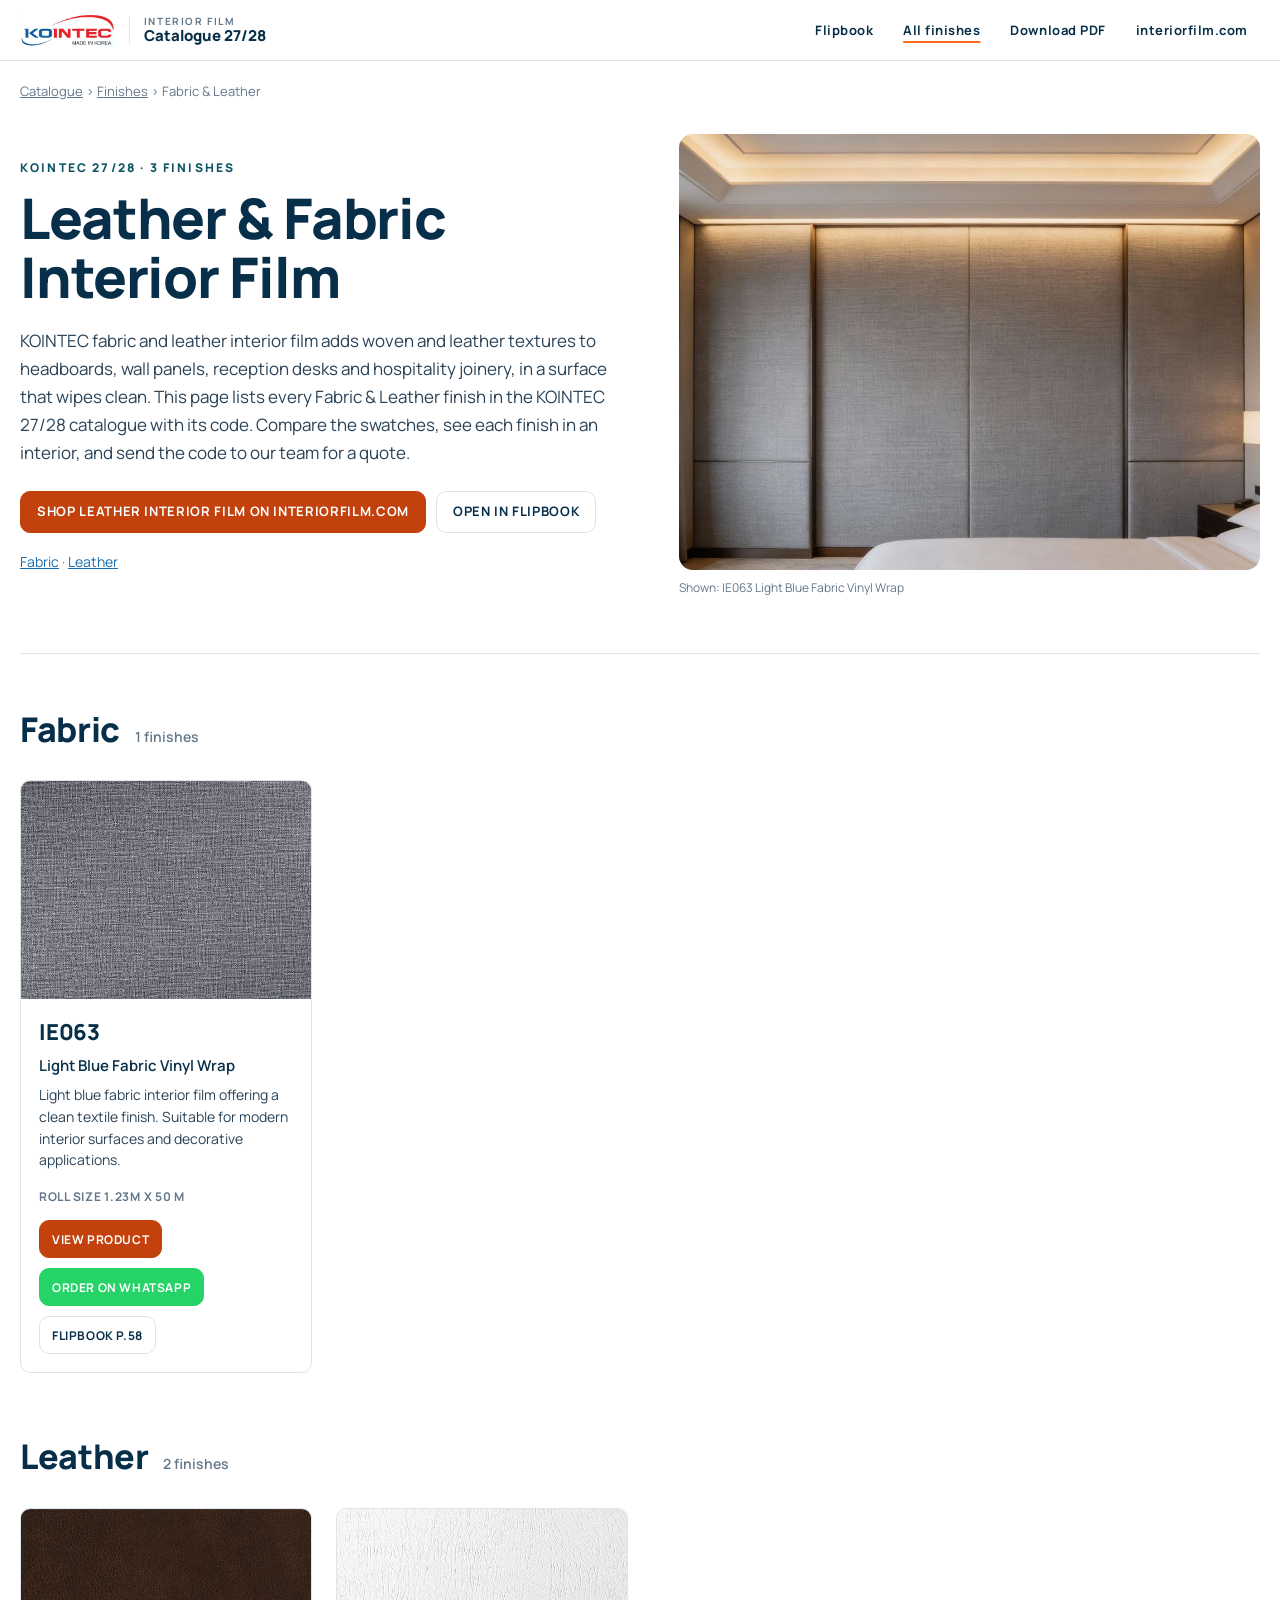
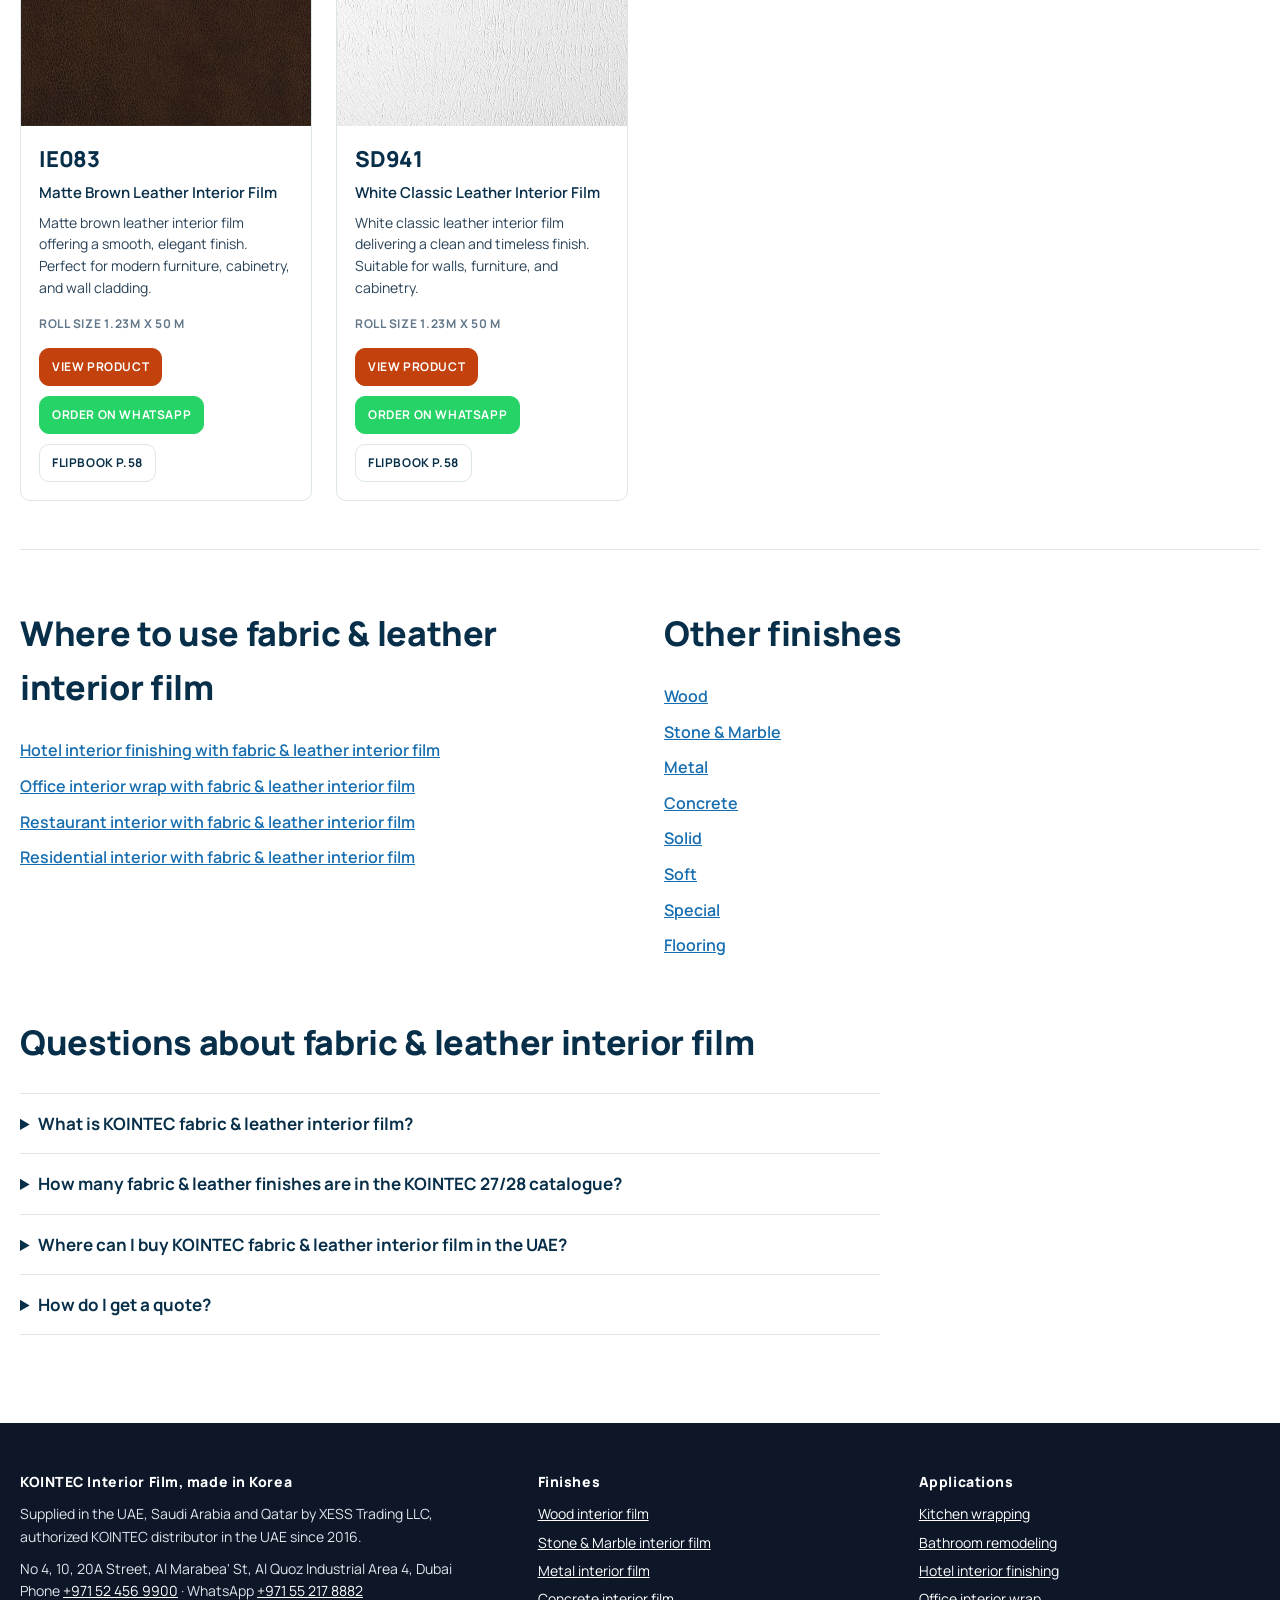
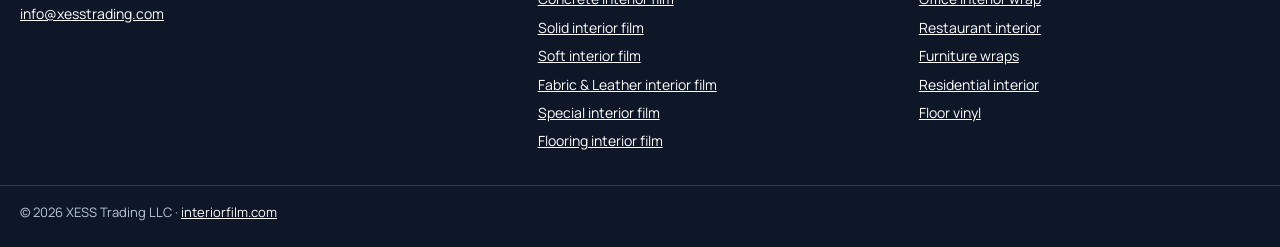
<file: finishes/leather-fabric-interior-film/index.html>
<!doctype html>
<html lang="en">
<head>
<meta charset="utf-8">
<meta name="viewport" content="width=device-width, initial-scale=1, viewport-fit=cover">
<title>Leather &amp; Fabric Interior Film Catalogue | KOINTEC UAE</title>
<meta name="description" content="3 KOINTEC fabric &amp; leather interior film finishes with codes, swatches and interior photos. Leather interior film for UAE, KSA and Qatar projects, supplied…">
<link rel="canonical" href="https://catalogue.interiorfilm.com/finishes/leather-fabric-interior-film/">
<meta name="robots" content="index, follow, max-image-preview:large">
<meta property="og:type" content="website">
<meta property="og:site_name" content="KOINTEC Interior Film Catalogue">
<meta property="og:title" content="Leather &amp; Fabric Interior Film Catalogue | KOINTEC UAE">
<meta property="og:description" content="3 KOINTEC fabric &amp; leather interior film finishes with codes, swatches and interior photos. Leather interior film for UAE, KSA and Qatar projects, supplied…">
<meta property="og:url" content="https://catalogue.interiorfilm.com/finishes/leather-fabric-interior-film/">
<meta property="og:image" content="https://catalogue.interiorfilm.com/img/a/IE063.jpg">
<meta name="twitter:card" content="summary_large_image">
<meta name="theme-color" content="#082f49">
<link rel="icon" href="../../favicon.ico" sizes="any">
<link rel="preconnect" href="https://fonts.googleapis.com">
<link rel="preconnect" href="https://fonts.gstatic.com" crossorigin>
<link rel="stylesheet" href="https://fonts.googleapis.com/css2?family=Manrope:wght@400;500;600;700;800&display=swap">
<script type="application/ld+json">{"@context": "https://schema.org", "@graph": [{"@type": "CollectionPage", "name": "Leather & Fabric Interior Film", "url": "https://catalogue.interiorfilm.com/finishes/leather-fabric-interior-film/", "description": "3 KOINTEC fabric & leather interior film finishes with codes, swatches and interior photos. Leather interior film for UAE, KSA and Qatar projects, supplied…", "publisher": {"@id": "https://interiorfilm.com/#org"}}, {"@type": "Organization", "@id": "https://interiorfilm.com/#org", "name": "XESS Trading LLC", "url": "https://interiorfilm.com/", "email": "info@xesstrading.com", "telephone": "+971 52 456 9900", "address": {"@type": "PostalAddress", "streetAddress": "No 4, 10, 20A Street, Al Marabea' St, Al Quoz Industrial Area 4", "addressLocality": "Dubai", "addressCountry": "AE"}, "areaServed": ["AE", "SA", "QA"]}, {"@type": "BreadcrumbList", "itemListElement": [{"@type": "ListItem", "position": 1, "name": "Catalogue", "item": "https://catalogue.interiorfilm.com/"}, {"@type": "ListItem", "position": 2, "name": "Finishes", "item": "https://catalogue.interiorfilm.com/finishes/"}, {"@type": "ListItem", "position": 3, "name": "Fabric & Leather", "item": "https://catalogue.interiorfilm.com/finishes/leather-fabric-interior-film/"}]}, {"@type": "ItemList", "name": "KOINTEC Fabric & Leather interior film finishes", "numberOfItems": 3, "itemListElement": [{"@type": "ListItem", "position": 1, "item": {"@type": "Product", "name": "Light Blue Fabric Vinyl Wrap", "sku": "IE063", "brand": {"@type": "Brand", "name": "KOINTEC"}, "image": "https://catalogue.interiorfilm.com/img/s/IE063.jpg", "description": "Light blue fabric interior film offering a clean textile finish. Suitable for modern interior surfaces and decorative applications.", "url": "https://interiorfilm.com/uae/en/category/fabric-leather/fabric-standard/light-blue-fabric-vinyl-wrap", "category": "Fabric & Leather interior film"}}, {"@type": "ListItem", "position": 2, "item": {"@type": "Product", "name": "Matte Brown Leather Interior Film", "sku": "IE083", "brand": {"@type": "Brand", "name": "KOINTEC"}, "image": "https://catalogue.interiorfilm.com/img/s/IE083.jpg", "description": "Matte brown leather interior film offering a smooth, elegant finish. Perfect for modern furniture, cabinetry, and wall cladding.", "url": "https://interiorfilm.com/uae/en/category/fabric-leather/leather/matte-brown-leather-interior-film", "category": "Fabric & Leather interior film"}}, {"@type": "ListItem", "position": 3, "item": {"@type": "Product", "name": "White Classic Leather Interior Film", "sku": "SD941", "brand": {"@type": "Brand", "name": "KOINTEC"}, "image": "https://catalogue.interiorfilm.com/img/s/SD941.jpg", "description": "White classic leather interior film delivering a clean and timeless finish. Suitable for walls, furniture, and cabinetry.", "url": "https://interiorfilm.com/uae/en/category/fabric-leather/leather/white-classic-leather-interior-film", "category": "Fabric & Leather interior film"}}]}, {"@type": "FAQPage", "mainEntity": [{"@type": "Question", "name": "What is KOINTEC fabric & leather interior film?", "acceptedAnswer": {"@type": "Answer", "text": "It is a self-adhesive architectural film, made in Korea, that gives existing surfaces such as cabinets, doors, walls and furniture a fabric & leather finish without replacing them."}}, {"@type": "Question", "name": "How many fabric & leather finishes are in the KOINTEC 27/28 catalogue?", "acceptedAnswer": {"@type": "Answer", "text": "3 finishes across Fabric, Leather. Each one is listed on this page with its product code."}}, {"@type": "Question", "name": "Where can I buy KOINTEC fabric & leather interior film in the UAE?", "acceptedAnswer": {"@type": "Answer", "text": "From XESS Trading LLC in Al Quoz, Dubai, the authorized KOINTEC distributor in the UAE since 2016, through interiorfilm.com. We also supply Saudi Arabia and Qatar."}}, {"@type": "Question", "name": "How do I get a quote?", "acceptedAnswer": {"@type": "Answer", "text": "Send the product codes you like to our team through the contact page on interiorfilm.com, by WhatsApp on +971 55 217 8882 or by email to info@xesstrading.com."}}]}]}</script>
<link rel="stylesheet" href="../../assets/site.css">
</head><body>
<header class="top"><div class="wrap top-in">
<a class="logo" href="../../"><img src="../../img/logo-kointec.png" alt="KOINTEC" width="611" height="219"><span class="sep" aria-hidden="true"></span><span class="cat"><small>Interior Film</small> <b>Catalogue 27/28</b></span></a>
<nav aria-label="Main"><a href="../../">Flipbook</a><a href="../../finishes/" aria-current="page">All finishes</a><a href="https://xesstrading.com/KOINTEC-XT-catalogue-27-28.pdf" rel="noopener">Download PDF</a><a href="https://interiorfilm.com/uae/en" rel="noopener">interiorfilm.com</a></nav></div></header>
<main>
<div class="wrap">
<nav class="crumbs" aria-label="Breadcrumb"><a href="../../">Catalogue</a> › <a href="../../finishes/">Finishes</a> › <span>Fabric &amp; Leather</span></nav>
<div class="hero">
<div class="hero-t"><p class="eyebrow">KOINTEC 27/28 · 3 finishes</p>
<h1>Leather &amp; Fabric Interior Film</h1>
<p class="lede">KOINTEC fabric and leather interior film adds woven and leather textures to headboards, wall panels, reception desks and hospitality joinery, in a surface that wipes clean. This page lists every Fabric &amp; Leather finish in the KOINTEC 27/28 catalogue with its code. Compare the swatches, see each finish in an interior, and send the code to our team for a quote.</p>
<div class="acts"><a class="b pri" href="https://interiorfilm.com/uae/en/category/fabric-leather">Shop leather interior film on interiorfilm.com</a><a class="b" href="../../#page-58">Open in flipbook</a></div>
<p class="jump"><a href="#fabric">Fabric</a> · <a href="#leather">Leather</a></p></div>
<figure class="hero-i"><img src="../../img/a/IE063.jpg" alt="Light Blue Fabric Vinyl Wrap (IE063) in an interior" width="1100" height="825" fetchpriority="high"><figcaption>Shown: IE063 Light Blue Fabric Vinyl Wrap</figcaption></figure>
</div>
<section class="grp" id="fabric"><h2>Fabric <span>1 finishes</span></h2><div class="grid"><article class="card" id="ie063">
<div class="sw"><img src="../../img/s/IE063.jpg" alt="IE063 Light Blue Fabric Vinyl Wrap swatch" width="520" height="390" loading="lazy" decoding="async"></div>
<div class="meta"><p class="code">IE063</p><h3>Light Blue Fabric Vinyl Wrap</h3>
<p class="d">Light blue fabric interior film offering a clean textile finish. Suitable for modern interior surfaces and decorative applications.</p><p class="sz">Roll size 1.23m x 50 m</p>
<div class="acts"><a class="b pri" href="https://interiorfilm.com/uae/en/category/fabric-leather/fabric-standard/light-blue-fabric-vinyl-wrap">View product</a><a class="b wa" href="https://wa.me/971527844188?text=I%27m%20interested%20in%20Light%20Blue%20Fabric%20Vinyl%20Wrap%20%28SKU%3A%20IE063%29" target="_blank" rel="noopener">Order on WhatsApp</a><a class="b" href="../../#page-58">Flipbook p.58</a></div></div></article></div></section><section class="grp" id="leather"><h2>Leather <span>2 finishes</span></h2><div class="grid"><article class="card" id="ie083">
<div class="sw"><img src="../../img/s/IE083.jpg" alt="IE083 Matte Brown Leather Interior Film swatch" width="520" height="390" loading="lazy" decoding="async"></div>
<div class="meta"><p class="code">IE083</p><h3>Matte Brown Leather Interior Film</h3>
<p class="d">Matte brown leather interior film offering a smooth, elegant finish. Perfect for modern furniture, cabinetry, and wall cladding.</p><p class="sz">Roll size 1.23m x 50 m</p>
<div class="acts"><a class="b pri" href="https://interiorfilm.com/uae/en/category/fabric-leather/leather/matte-brown-leather-interior-film">View product</a><a class="b wa" href="https://wa.me/971527844188?text=I%27m%20interested%20in%20Matte%20Brown%20Leather%20Interior%20Film%20%28SKU%3A%20IE083%29" target="_blank" rel="noopener">Order on WhatsApp</a><a class="b" href="../../#page-58">Flipbook p.58</a></div></div></article><article class="card" id="sd941">
<div class="sw"><img src="../../img/s/SD941.jpg" alt="SD941 White Classic Leather Interior Film swatch" width="520" height="390" loading="lazy" decoding="async"></div>
<div class="meta"><p class="code">SD941</p><h3>White Classic Leather Interior Film</h3>
<p class="d">White classic leather interior film delivering a clean and timeless finish. Suitable for walls, furniture, and cabinetry.</p><p class="sz">Roll size 1.23m x 50 m</p>
<div class="acts"><a class="b pri" href="https://interiorfilm.com/uae/en/category/fabric-leather/leather/white-classic-leather-interior-film">View product</a><a class="b wa" href="https://wa.me/971527844188?text=I%27m%20interested%20in%20White%20Classic%20Leather%20Interior%20Film%20%28SKU%3A%20SD941%29" target="_blank" rel="noopener">Order on WhatsApp</a><a class="b" href="../../#page-58">Flipbook p.58</a></div></div></article></div></section>
<section class="more">
<div><h2>Where to use fabric &amp; leather interior film</h2><ul class="links"><li><a href="https://interiorfilm.com/uae/en/hotel-interior-finishing">Hotel interior finishing with fabric &amp; leather interior film</a></li><li><a href="https://interiorfilm.com/uae/en/office-interior-wrap">Office interior wrap with fabric &amp; leather interior film</a></li><li><a href="https://interiorfilm.com/uae/en/restaurant-interior">Restaurant interior with fabric &amp; leather interior film</a></li><li><a href="https://interiorfilm.com/uae/en/residential-interior">Residential interior with fabric &amp; leather interior film</a></li></ul></div>
<div><h2>Other finishes</h2><ul class="links"><li><a href="../../finishes/wood-interior-film/">Wood</a></li><li><a href="../../finishes/marble-stone-interior-film/">Stone &amp; Marble</a></li><li><a href="../../finishes/metal-interior-film/">Metal</a></li><li><a href="../../finishes/concrete-interior-film/">Concrete</a></li><li><a href="../../finishes/solid-colour-interior-film/">Solid</a></li><li><a href="../../finishes/soft-matt-interior-film/">Soft</a></li><li><a href="../../finishes/glitter-decoration-film/">Special</a></li><li><a href="../../finishes/floor-vinyl-film/">Flooring</a></li></ul></div>
</section>
<section class="faq"><h2>Questions about fabric &amp; leather interior film</h2>
<details><summary>What is KOINTEC fabric &amp; leather interior film?</summary><p>It is a self-adhesive architectural film, made in Korea, that gives existing surfaces such as cabinets, doors, walls and furniture a fabric &amp; leather finish without replacing them.</p></details><details><summary>How many fabric &amp; leather finishes are in the KOINTEC 27/28 catalogue?</summary><p>3 finishes across Fabric, Leather. Each one is listed on this page with its product code.</p></details><details><summary>Where can I buy KOINTEC fabric &amp; leather interior film in the UAE?</summary><p>From XESS Trading LLC in Al Quoz, Dubai, the authorized KOINTEC distributor in the UAE since 2016, through interiorfilm.com. We also supply Saudi Arabia and Qatar.</p></details><details><summary>How do I get a quote?</summary><p>Send the product codes you like to our team through the contact page on interiorfilm.com, by WhatsApp on +971 55 217 8882 or by email to info@xesstrading.com.</p></details>
</section>
</div>
</main>
<footer class="foot"><div class="wrap foot-in">
<div><p class="fh">KOINTEC Interior Film, made in Korea</p>
<p>Supplied in the UAE, Saudi Arabia and Qatar by XESS Trading LLC, authorized KOINTEC distributor in the UAE since 2016.</p>
<p>No 4, 10, 20A Street, Al Marabea&#x27; St, Al Quoz Industrial Area 4, Dubai<br>Phone <a href="tel:+971524569900">+971 52 456 9900</a> · WhatsApp <a href="https://wa.me/971552178882">+971 55 217 8882</a><br><a href="mailto:info@xesstrading.com">info@xesstrading.com</a></p></div>
<div><p class="fh">Finishes</p><ul><li><a href="../../finishes/wood-interior-film/">Wood interior film</a></li><li><a href="../../finishes/marble-stone-interior-film/">Stone &amp; Marble interior film</a></li><li><a href="../../finishes/metal-interior-film/">Metal interior film</a></li><li><a href="../../finishes/concrete-interior-film/">Concrete interior film</a></li><li><a href="../../finishes/solid-colour-interior-film/">Solid interior film</a></li><li><a href="../../finishes/soft-matt-interior-film/">Soft interior film</a></li><li><a href="../../finishes/leather-fabric-interior-film/">Fabric &amp; Leather interior film</a></li><li><a href="../../finishes/glitter-decoration-film/">Special interior film</a></li><li><a href="../../finishes/floor-vinyl-film/">Flooring interior film</a></li></ul></div>
<div><p class="fh">Applications</p><ul><li><a href="https://interiorfilm.com/uae/en/kitchen-wrapping">Kitchen wrapping</a></li><li><a href="https://interiorfilm.com/uae/en/bathroom-remodeling">Bathroom remodeling</a></li><li><a href="https://interiorfilm.com/uae/en/hotel-interior-finishing">Hotel interior finishing</a></li><li><a href="https://interiorfilm.com/uae/en/office-interior-wrap">Office interior wrap</a></li><li><a href="https://interiorfilm.com/uae/en/restaurant-interior">Restaurant interior</a></li><li><a href="https://interiorfilm.com/uae/en/furniture-wraps">Furniture wraps</a></li><li><a href="https://interiorfilm.com/uae/en/residential-interior">Residential interior</a></li><li><a href="https://interiorfilm.com/uae/en/floor-vinyl">Floor vinyl</a></li></ul></div>
</div><div class="wrap legal">© 2026 XESS Trading LLC · <a href="https://interiorfilm.com/">interiorfilm.com</a></div></footer>
</body></html>
</file>
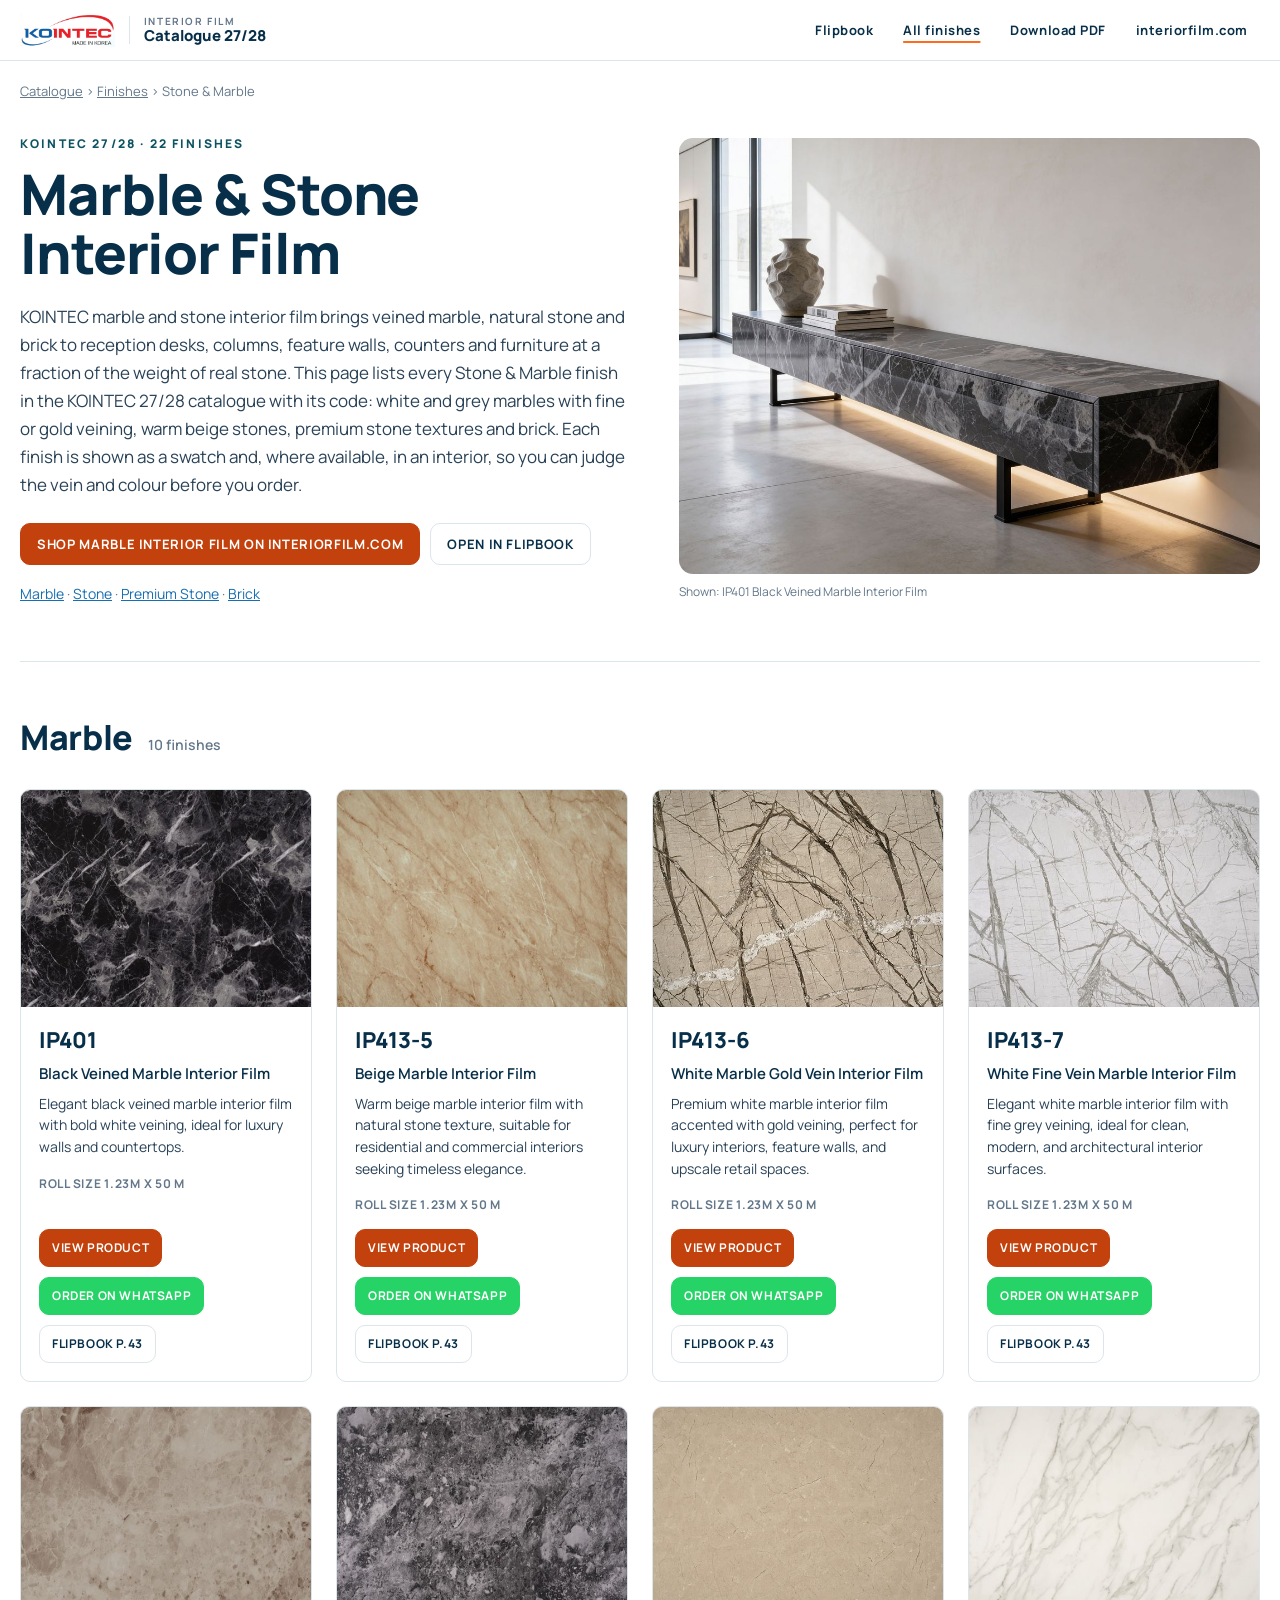
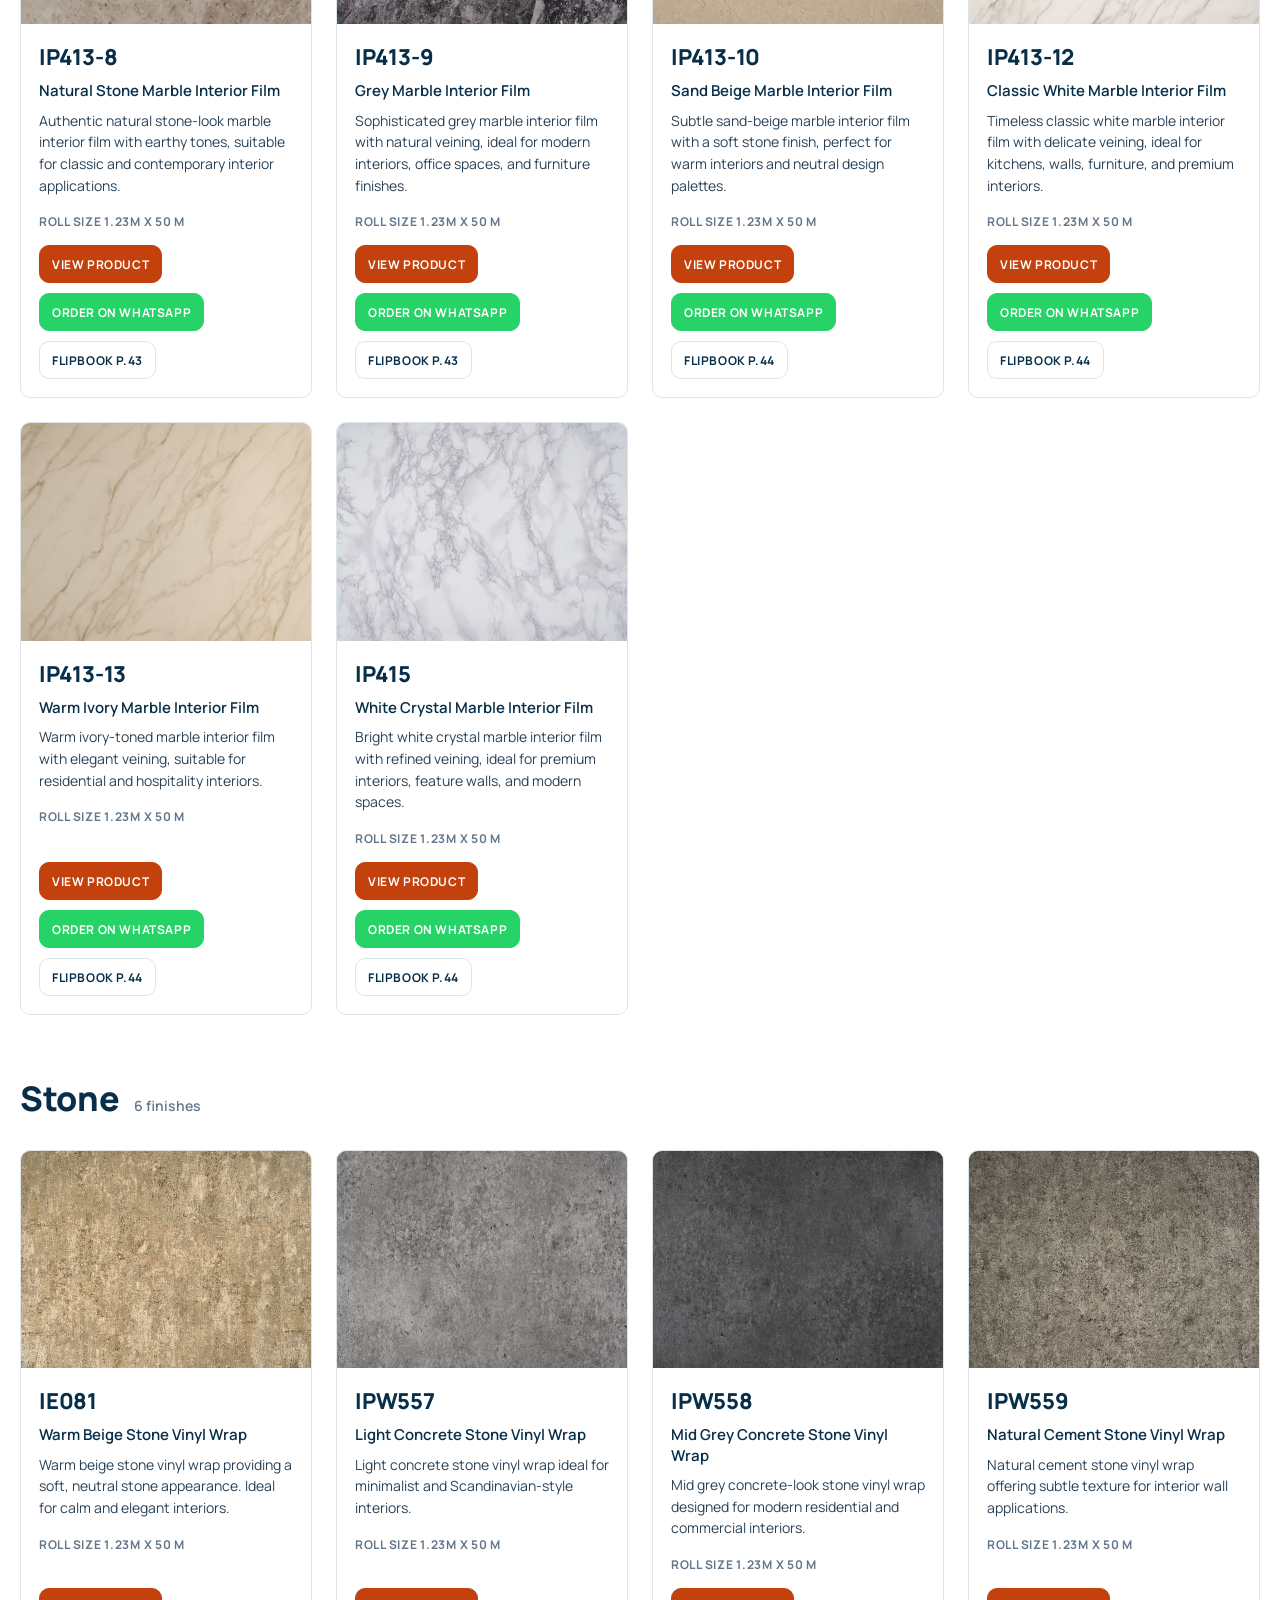
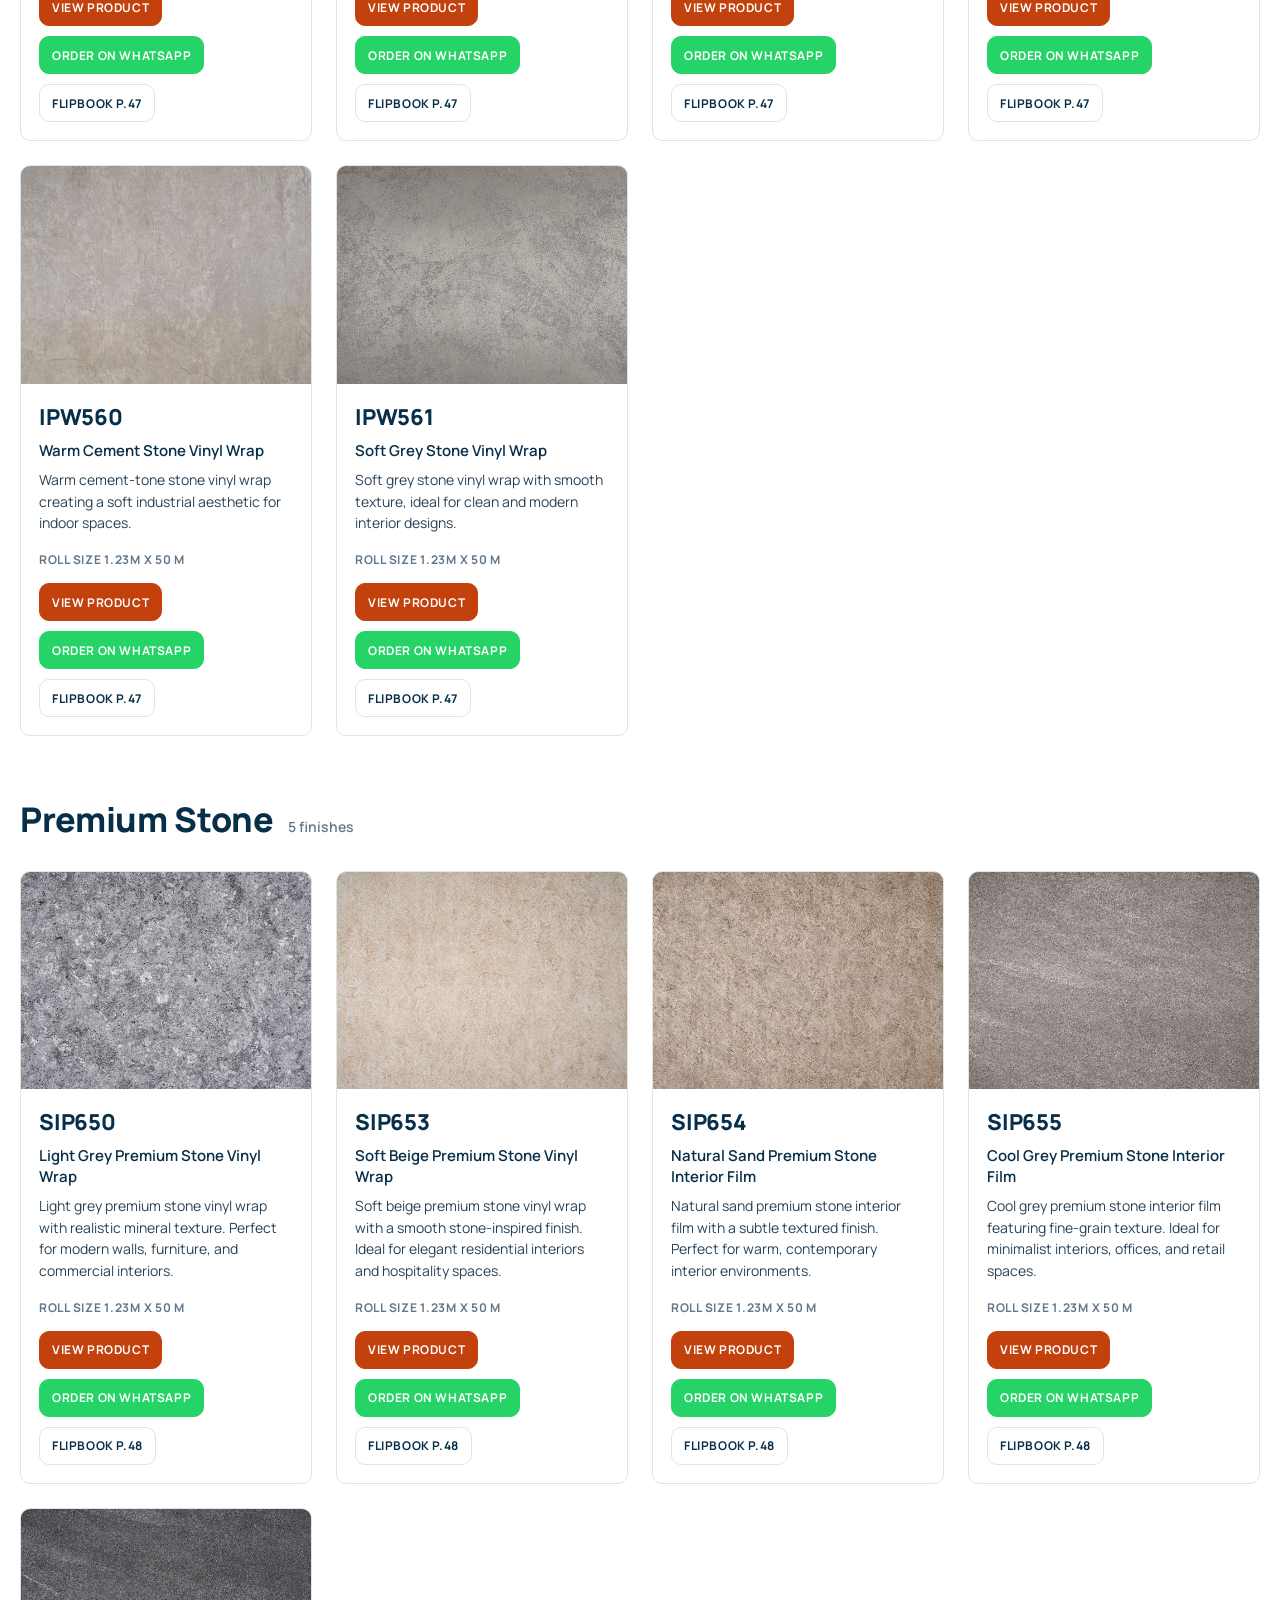
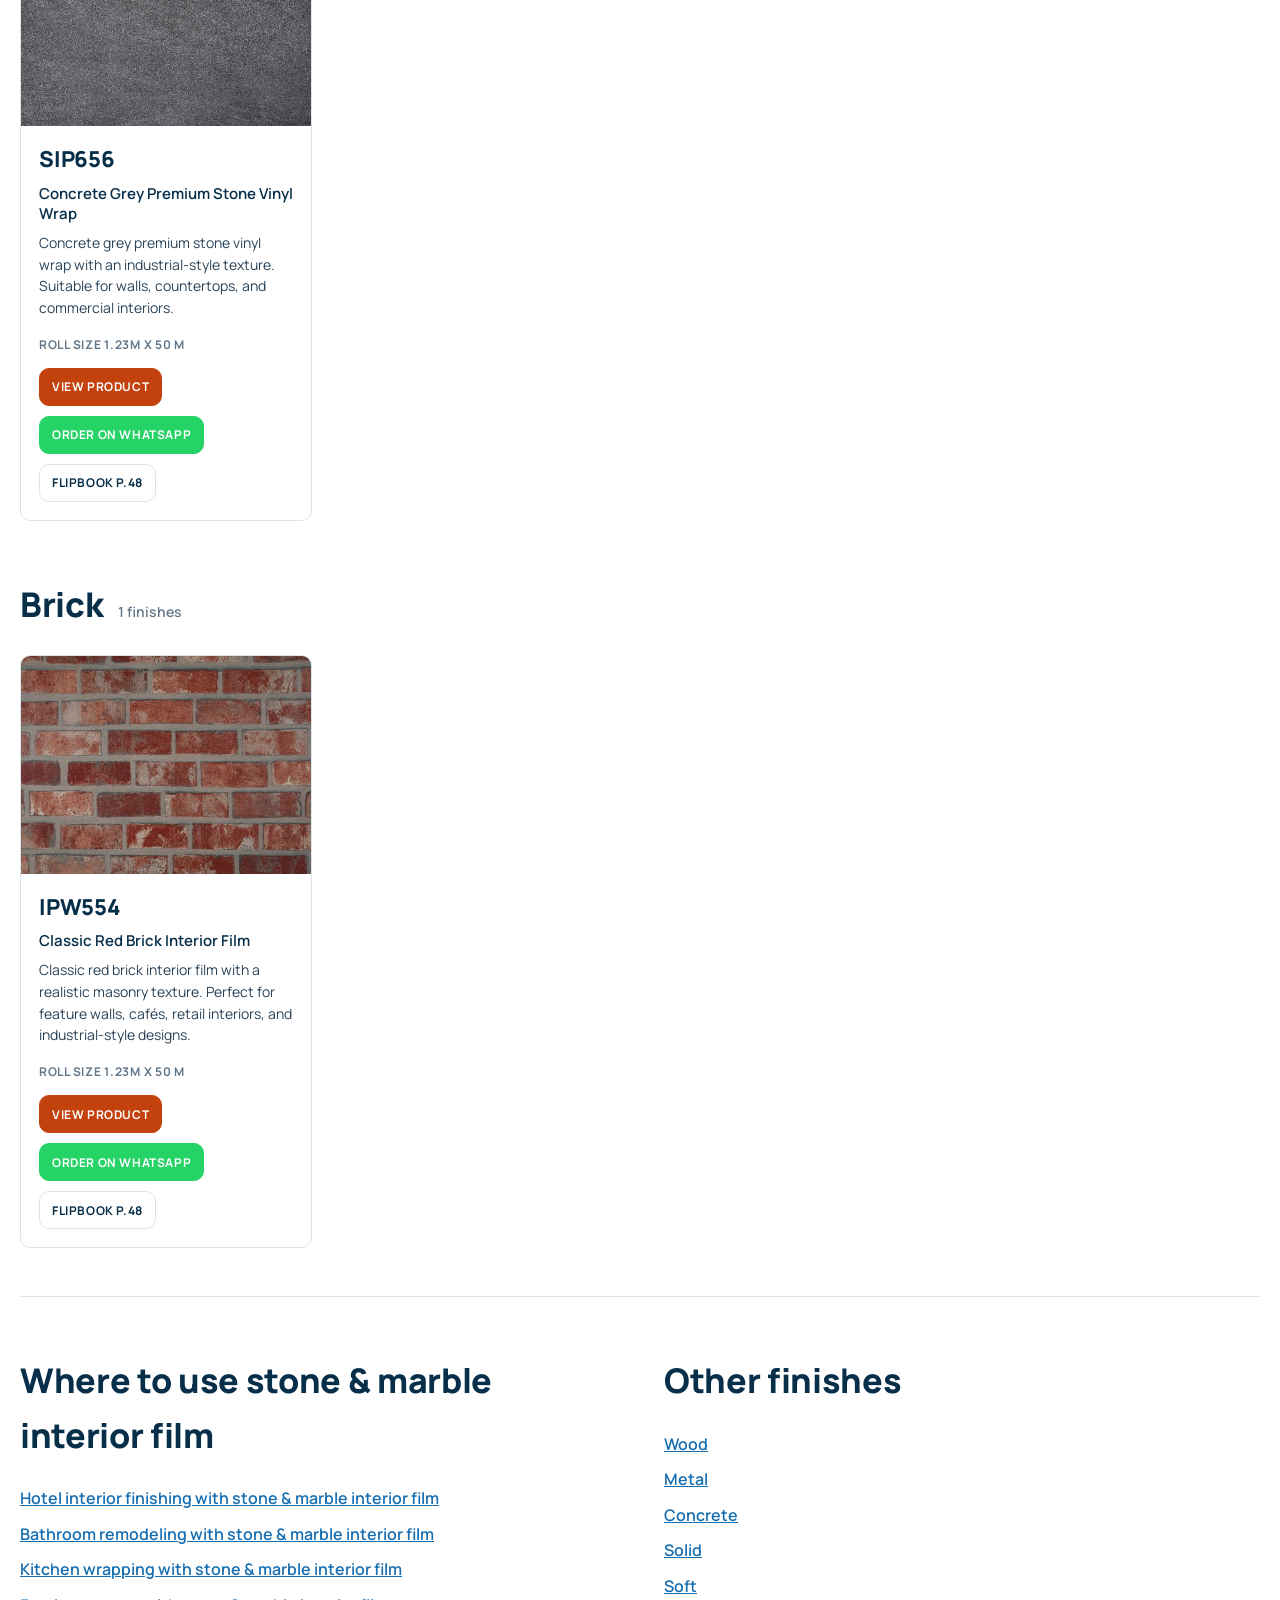
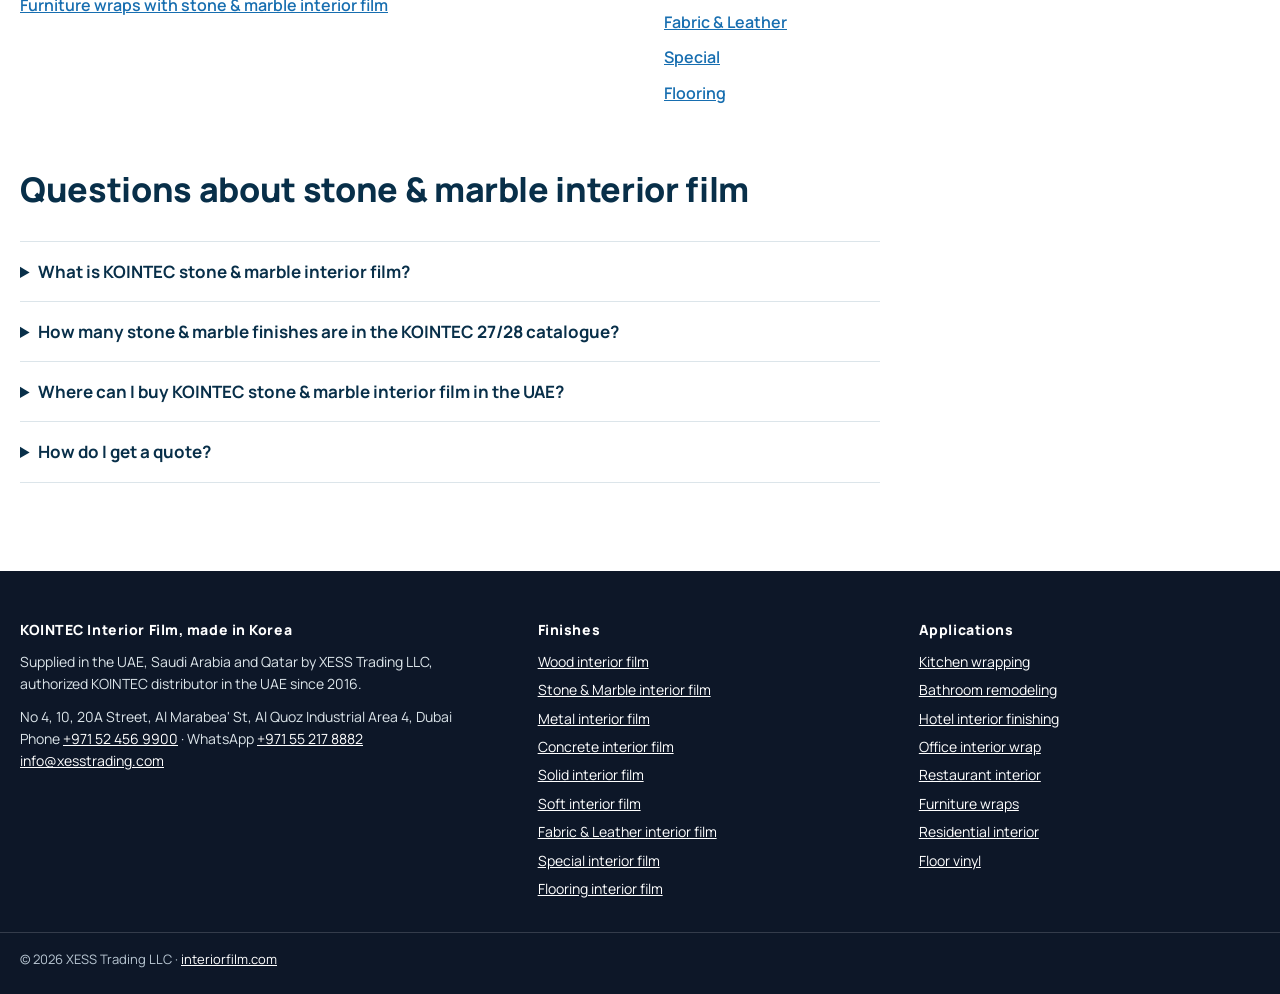
<file: finishes/marble-stone-interior-film/index.html>
<!doctype html>
<html lang="en">
<head>
<meta charset="utf-8">
<meta name="viewport" content="width=device-width, initial-scale=1, viewport-fit=cover">
<title>Marble &amp; Stone Interior Film Catalogue | KOINTEC UAE</title>
<meta name="description" content="22 KOINTEC stone &amp; marble interior film finishes with codes, swatches and interior photos. Marble interior film for UAE, KSA and Qatar projects, supplied by…">
<link rel="canonical" href="https://catalogue.interiorfilm.com/finishes/marble-stone-interior-film/">
<meta name="robots" content="index, follow, max-image-preview:large">
<meta property="og:type" content="website">
<meta property="og:site_name" content="KOINTEC Interior Film Catalogue">
<meta property="og:title" content="Marble &amp; Stone Interior Film Catalogue | KOINTEC UAE">
<meta property="og:description" content="22 KOINTEC stone &amp; marble interior film finishes with codes, swatches and interior photos. Marble interior film for UAE, KSA and Qatar projects, supplied by…">
<meta property="og:url" content="https://catalogue.interiorfilm.com/finishes/marble-stone-interior-film/">
<meta property="og:image" content="https://catalogue.interiorfilm.com/img/a/IP401.jpg">
<meta name="twitter:card" content="summary_large_image">
<meta name="theme-color" content="#082f49">
<link rel="icon" href="../../favicon.ico" sizes="any">
<link rel="preconnect" href="https://fonts.googleapis.com">
<link rel="preconnect" href="https://fonts.gstatic.com" crossorigin>
<link rel="stylesheet" href="https://fonts.googleapis.com/css2?family=Manrope:wght@400;500;600;700;800&display=swap">
<script type="application/ld+json">{"@context": "https://schema.org", "@graph": [{"@type": "CollectionPage", "name": "Marble & Stone Interior Film", "url": "https://catalogue.interiorfilm.com/finishes/marble-stone-interior-film/", "description": "22 KOINTEC stone & marble interior film finishes with codes, swatches and interior photos. Marble interior film for UAE, KSA and Qatar projects, supplied by…", "publisher": {"@id": "https://interiorfilm.com/#org"}}, {"@type": "Organization", "@id": "https://interiorfilm.com/#org", "name": "XESS Trading LLC", "url": "https://interiorfilm.com/", "email": "info@xesstrading.com", "telephone": "+971 52 456 9900", "address": {"@type": "PostalAddress", "streetAddress": "No 4, 10, 20A Street, Al Marabea' St, Al Quoz Industrial Area 4", "addressLocality": "Dubai", "addressCountry": "AE"}, "areaServed": ["AE", "SA", "QA"]}, {"@type": "BreadcrumbList", "itemListElement": [{"@type": "ListItem", "position": 1, "name": "Catalogue", "item": "https://catalogue.interiorfilm.com/"}, {"@type": "ListItem", "position": 2, "name": "Finishes", "item": "https://catalogue.interiorfilm.com/finishes/"}, {"@type": "ListItem", "position": 3, "name": "Stone & Marble", "item": "https://catalogue.interiorfilm.com/finishes/marble-stone-interior-film/"}]}, {"@type": "ItemList", "name": "KOINTEC Stone & Marble interior film finishes", "numberOfItems": 22, "itemListElement": [{"@type": "ListItem", "position": 1, "item": {"@type": "Product", "name": "Black Veined Marble Interior Film", "sku": "IP401", "brand": {"@type": "Brand", "name": "KOINTEC"}, "image": "https://catalogue.interiorfilm.com/img/s/IP401.jpg", "description": "Elegant black veined marble interior film with bold white veining, ideal for luxury walls and countertops.", "url": "https://interiorfilm.com/uae/en/category/stone-marble/marble/black-veined-marble-interior-film", "category": "Stone & Marble interior film"}}, {"@type": "ListItem", "position": 2, "item": {"@type": "Product", "name": "Beige Marble Interior Film", "sku": "IP413-5", "brand": {"@type": "Brand", "name": "KOINTEC"}, "image": "https://catalogue.interiorfilm.com/img/s/IP413-5.jpg", "description": "Warm beige marble interior film with natural stone texture, suitable for residential and commercial interiors seeking timeless elegance.", "url": "https://interiorfilm.com/uae/en/category/stone-marble/marble/beige-marble-interior-film", "category": "Stone & Marble interior film"}}, {"@type": "ListItem", "position": 3, "item": {"@type": "Product", "name": "White Marble Gold Vein Interior Film", "sku": "IP413-6", "brand": {"@type": "Brand", "name": "KOINTEC"}, "image": "https://catalogue.interiorfilm.com/img/s/IP413-6.jpg", "description": "Premium white marble interior film accented with gold veining, perfect for luxury interiors, feature walls, and upscale retail spaces.", "url": "https://interiorfilm.com/uae/en/category/stone-marble/marble/white-marble-gold-vein-interior-film", "category": "Stone & Marble interior film"}}, {"@type": "ListItem", "position": 4, "item": {"@type": "Product", "name": "White Fine Vein Marble Interior Film", "sku": "IP413-7", "brand": {"@type": "Brand", "name": "KOINTEC"}, "image": "https://catalogue.interiorfilm.com/img/s/IP413-7.jpg", "description": "Elegant white marble interior film with fine grey veining, ideal for clean, modern, and architectural interior surfaces.", "url": "https://interiorfilm.com/uae/en/category/stone-marble/marble/white-fine-vein-marble-interior-film", "category": "Stone & Marble interior film"}}, {"@type": "ListItem", "position": 5, "item": {"@type": "Product", "name": "Natural Stone Marble Interior Film", "sku": "IP413-8", "brand": {"@type": "Brand", "name": "KOINTEC"}, "image": "https://catalogue.interiorfilm.com/img/s/IP413-8.jpg", "description": "Authentic natural stone-look marble interior film with earthy tones, suitable for classic and contemporary interior applications.", "url": "https://interiorfilm.com/uae/en/category/stone-marble/marble/natural-stone-marble-interior-film", "category": "Stone & Marble interior film"}}, {"@type": "ListItem", "position": 6, "item": {"@type": "Product", "name": "Grey Marble Interior Film", "sku": "IP413-9", "brand": {"@type": "Brand", "name": "KOINTEC"}, "image": "https://catalogue.interiorfilm.com/img/s/IP413-9.jpg", "description": "Sophisticated grey marble interior film with natural veining, ideal for modern interiors, office spaces, and furniture finishes.", "url": "https://interiorfilm.com/uae/en/category/stone-marble/marble/grey-marble-interior-film", "category": "Stone & Marble interior film"}}, {"@type": "ListItem", "position": 7, "item": {"@type": "Product", "name": "Sand Beige Marble Interior Film", "sku": "IP413-10", "brand": {"@type": "Brand", "name": "KOINTEC"}, "image": "https://catalogue.interiorfilm.com/img/s/IP413-10.jpg", "description": "Subtle sand-beige marble interior film with a soft stone finish, perfect for warm interiors and neutral design palettes.", "url": "https://interiorfilm.com/uae/en/category/stone-marble/marble/sand-beige-marble-interior-film", "category": "Stone & Marble interior film"}}, {"@type": "ListItem", "position": 8, "item": {"@type": "Product", "name": "Classic White Marble Interior Film", "sku": "IP413-12", "brand": {"@type": "Brand", "name": "KOINTEC"}, "image": "https://catalogue.interiorfilm.com/img/s/IP413-12.jpg", "description": "Timeless classic white marble interior film with delicate veining, ideal for kitchens, walls, furniture, and premium interiors.", "url": "https://interiorfilm.com/uae/en/category/stone-marble/marble/classic-white-marble-interior-film", "category": "Stone & Marble interior film"}}, {"@type": "ListItem", "position": 9, "item": {"@type": "Product", "name": "Warm Ivory Marble Interior Film", "sku": "IP413-13", "brand": {"@type": "Brand", "name": "KOINTEC"}, "image": "https://catalogue.interiorfilm.com/img/s/IP413-13.jpg", "description": "Warm ivory-toned marble interior film with elegant veining, suitable for residential and hospitality interiors.", "url": "https://interiorfilm.com/uae/en/category/stone-marble/marble/warm-ivory-marble-interior-film", "category": "Stone & Marble interior film"}}, {"@type": "ListItem", "position": 10, "item": {"@type": "Product", "name": "White Crystal Marble Interior Film", "sku": "IP415", "brand": {"@type": "Brand", "name": "KOINTEC"}, "image": "https://catalogue.interiorfilm.com/img/s/IP415.jpg", "description": "Bright white crystal marble interior film with refined veining, ideal for premium interiors, feature walls, and modern spaces.", "url": "https://interiorfilm.com/uae/en/category/stone-marble/marble/white-crystal-marble-interior-film", "category": "Stone & Marble interior film"}}, {"@type": "ListItem", "position": 11, "item": {"@type": "Product", "name": "Warm Beige Stone Vinyl Wrap", "sku": "IE081", "brand": {"@type": "Brand", "name": "KOINTEC"}, "image": "https://catalogue.interiorfilm.com/img/s/IE081.jpg", "description": "Warm beige stone vinyl wrap providing a soft, neutral stone appearance. Ideal for calm and elegant interiors.", "url": "https://interiorfilm.com/uae/en/category/stone-marble/stone-standard/warm-beige-stone-vinyl-wrap", "category": "Stone & Marble interior film"}}, {"@type": "ListItem", "position": 12, "item": {"@type": "Product", "name": "Light Concrete Stone Vinyl Wrap", "sku": "IPW557", "brand": {"@type": "Brand", "name": "KOINTEC"}, "image": "https://catalogue.interiorfilm.com/img/s/IPW557.jpg", "description": "Light concrete stone vinyl wrap ideal for minimalist and Scandinavian-style interiors.", "url": "https://interiorfilm.com/uae/en/category/stone-marble/stone-standard/light-concrete-stone-vinyl-wrap", "category": "Stone & Marble interior film"}}, {"@type": "ListItem", "position": 13, "item": {"@type": "Product", "name": "Mid Grey Concrete Stone Vinyl Wrap", "sku": "IPW558", "brand": {"@type": "Brand", "name": "KOINTEC"}, "image": "https://catalogue.interiorfilm.com/img/s/IPW558.jpg", "description": "Mid grey concrete-look stone vinyl wrap designed for modern residential and commercial interiors.", "url": "https://interiorfilm.com/uae/en/category/stone-marble/stone-standard/mid-grey-concrete-stone-vinyl-wrap", "category": "Stone & Marble interior film"}}, {"@type": "ListItem", "position": 14, "item": {"@type": "Product", "name": "Natural Cement Stone Vinyl Wrap", "sku": "IPW559", "brand": {"@type": "Brand", "name": "KOINTEC"}, "image": "https://catalogue.interiorfilm.com/img/s/IPW559.jpg", "description": "Natural cement stone vinyl wrap offering subtle texture for interior wall applications.", "url": "https://interiorfilm.com/uae/en/category/stone-marble/stone-standard/natural-cement-stone-vinyl-wrap", "category": "Stone & Marble interior film"}}, {"@type": "ListItem", "position": 15, "item": {"@type": "Product", "name": "Warm Cement Stone Vinyl Wrap", "sku": "IPW560", "brand": {"@type": "Brand", "name": "KOINTEC"}, "image": "https://catalogue.interiorfilm.com/img/s/IPW560.jpg", "description": "Warm cement-tone stone vinyl wrap creating a soft industrial aesthetic for indoor spaces.", "url": "https://interiorfilm.com/uae/en/category/stone-marble/stone-standard/warm-cement-stone-vinyl-wrap", "category": "Stone & Marble interior film"}}, {"@type": "ListItem", "position": 16, "item": {"@type": "Product", "name": "Soft Grey Stone Vinyl Wrap", "sku": "IPW561", "brand": {"@type": "Brand", "name": "KOINTEC"}, "image": "https://catalogue.interiorfilm.com/img/s/IPW561.jpg", "description": "Soft grey stone vinyl wrap with smooth texture, ideal for clean and modern interior designs.", "url": "https://interiorfilm.com/uae/en/category/stone-marble/stone-standard/soft-grey-stone-vinyl-wrap", "category": "Stone & Marble interior film"}}, {"@type": "ListItem", "position": 17, "item": {"@type": "Product", "name": "Light Grey Premium Stone Vinyl Wrap", "sku": "SIP650", "brand": {"@type": "Brand", "name": "KOINTEC"}, "image": "https://catalogue.interiorfilm.com/img/s/SIP650.jpg", "description": "Light grey premium stone vinyl wrap with realistic mineral texture. Perfect for modern walls, furniture, and commercial interiors.", "url": "https://interiorfilm.com/uae/en/category/stone-marble/premium-stone/light-grey-premium-stone-vinyl-wrap", "category": "Stone & Marble interior film"}}, {"@type": "ListItem", "position": 18, "item": {"@type": "Product", "name": "Soft Beige Premium Stone Vinyl Wrap", "sku": "SIP653", "brand": {"@type": "Brand", "name": "KOINTEC"}, "image": "https://catalogue.interiorfilm.com/img/s/SIP653.jpg", "description": "Soft beige premium stone vinyl wrap with a smooth stone-inspired finish. Ideal for elegant residential interiors and hospitality spaces.", "url": "https://interiorfilm.com/uae/en/category/stone-marble/premium-stone/soft-beige-premium-stone-vinyl-wrap", "category": "Stone & Marble interior film"}}, {"@type": "ListItem", "position": 19, "item": {"@type": "Product", "name": "Natural Sand Premium Stone Interior Film", "sku": "SIP654", "brand": {"@type": "Brand", "name": "KOINTEC"}, "image": "https://catalogue.interiorfilm.com/img/s/SIP654.jpg", "description": "Natural sand premium stone interior film with a subtle textured finish. Perfect for warm, contemporary interior environments.", "url": "https://interiorfilm.com/uae/en/category/stone-marble/premium-stone/natural-sand-premium-stone-interior-film", "category": "Stone & Marble interior film"}}, {"@type": "ListItem", "position": 20, "item": {"@type": "Product", "name": "Cool Grey Premium Stone Interior Film", "sku": "SIP655", "brand": {"@type": "Brand", "name": "KOINTEC"}, "image": "https://catalogue.interiorfilm.com/img/s/SIP655.jpg", "description": "Cool grey premium stone interior film featuring fine-grain texture. Ideal for minimalist interiors, offices, and retail spaces.", "url": "https://interiorfilm.com/uae/en/category/stone-marble/premium-stone/cool-grey-premium-stone-interior-film", "category": "Stone & Marble interior film"}}, {"@type": "ListItem", "position": 21, "item": {"@type": "Product", "name": "Concrete Grey Premium Stone Vinyl Wrap", "sku": "SIP656", "brand": {"@type": "Brand", "name": "KOINTEC"}, "image": "https://catalogue.interiorfilm.com/img/s/SIP656.jpg", "description": "Concrete grey premium stone vinyl wrap with an industrial-style texture. Suitable for walls, countertops, and commercial interiors.", "url": "https://interiorfilm.com/uae/en/category/stone-marble/premium-stone/concrete-grey-premium-stone-vinyl-wrap", "category": "Stone & Marble interior film"}}, {"@type": "ListItem", "position": 22, "item": {"@type": "Product", "name": "Classic Red Brick Interior Film", "sku": "IPW554", "brand": {"@type": "Brand", "name": "KOINTEC"}, "image": "https://catalogue.interiorfilm.com/img/s/IPW554.jpg", "description": "Classic red brick interior film with a realistic masonry texture. Perfect for feature walls, cafés, retail interiors, and industrial-style designs.", "url": "https://interiorfilm.com/uae/en/category/stone-marble/brick/classic-red-brick-interior-film", "category": "Stone & Marble interior film"}}]}, {"@type": "FAQPage", "mainEntity": [{"@type": "Question", "name": "What is KOINTEC stone & marble interior film?", "acceptedAnswer": {"@type": "Answer", "text": "It is a self-adhesive architectural film, made in Korea, that gives existing surfaces such as cabinets, doors, walls and furniture a stone & marble finish without replacing them."}}, {"@type": "Question", "name": "How many stone & marble finishes are in the KOINTEC 27/28 catalogue?", "acceptedAnswer": {"@type": "Answer", "text": "22 finishes across Marble, Stone, Premium Stone, Brick. Each one is listed on this page with its product code."}}, {"@type": "Question", "name": "Where can I buy KOINTEC stone & marble interior film in the UAE?", "acceptedAnswer": {"@type": "Answer", "text": "From XESS Trading LLC in Al Quoz, Dubai, the authorized KOINTEC distributor in the UAE since 2016, through interiorfilm.com. We also supply Saudi Arabia and Qatar."}}, {"@type": "Question", "name": "How do I get a quote?", "acceptedAnswer": {"@type": "Answer", "text": "Send the product codes you like to our team through the contact page on interiorfilm.com, by WhatsApp on +971 55 217 8882 or by email to info@xesstrading.com."}}]}]}</script>
<link rel="stylesheet" href="../../assets/site.css">
</head><body>
<header class="top"><div class="wrap top-in">
<a class="logo" href="../../"><img src="../../img/logo-kointec.png" alt="KOINTEC" width="611" height="219"><span class="sep" aria-hidden="true"></span><span class="cat"><small>Interior Film</small> <b>Catalogue 27/28</b></span></a>
<nav aria-label="Main"><a href="../../">Flipbook</a><a href="../../finishes/" aria-current="page">All finishes</a><a href="https://xesstrading.com/KOINTEC-XT-catalogue-27-28.pdf" rel="noopener">Download PDF</a><a href="https://interiorfilm.com/uae/en" rel="noopener">interiorfilm.com</a></nav></div></header>
<main>
<div class="wrap">
<nav class="crumbs" aria-label="Breadcrumb"><a href="../../">Catalogue</a> › <a href="../../finishes/">Finishes</a> › <span>Stone &amp; Marble</span></nav>
<div class="hero">
<div class="hero-t"><p class="eyebrow">KOINTEC 27/28 · 22 finishes</p>
<h1>Marble &amp; Stone Interior Film</h1>
<p class="lede">KOINTEC marble and stone interior film brings veined marble, natural stone and brick to reception desks, columns, feature walls, counters and furniture at a fraction of the weight of real stone. This page lists every Stone &amp; Marble finish in the KOINTEC 27/28 catalogue with its code: white and grey marbles with fine or gold veining, warm beige stones, premium stone textures and brick. Each finish is shown as a swatch and, where available, in an interior, so you can judge the vein and colour before you order.</p>
<div class="acts"><a class="b pri" href="https://interiorfilm.com/uae/en/category/stone-marble">Shop marble interior film on interiorfilm.com</a><a class="b" href="../../#page-42">Open in flipbook</a></div>
<p class="jump"><a href="#marble">Marble</a> · <a href="#stone">Stone</a> · <a href="#premium-stone">Premium Stone</a> · <a href="#brick">Brick</a></p></div>
<figure class="hero-i"><img src="../../img/a/IP401.jpg" alt="Black Veined Marble Interior Film (IP401) in an interior" width="1100" height="825" fetchpriority="high"><figcaption>Shown: IP401 Black Veined Marble Interior Film</figcaption></figure>
</div>
<section class="grp" id="marble"><h2>Marble <span>10 finishes</span></h2><div class="grid"><article class="card" id="ip401">
<div class="sw"><img src="../../img/s/IP401.jpg" alt="IP401 Black Veined Marble Interior Film swatch" width="520" height="390" loading="lazy" decoding="async"></div>
<div class="meta"><p class="code">IP401</p><h3>Black Veined Marble Interior Film</h3>
<p class="d">Elegant black veined marble interior film with bold white veining, ideal for luxury walls and countertops.</p><p class="sz">Roll size 1.23m x 50 m</p>
<div class="acts"><a class="b pri" href="https://interiorfilm.com/uae/en/category/stone-marble/marble/black-veined-marble-interior-film">View product</a><a class="b wa" href="https://wa.me/971527844188?text=I%27m%20interested%20in%20Black%20Veined%20Marble%20Interior%20Film%20%28SKU%3A%20IP401%29" target="_blank" rel="noopener">Order on WhatsApp</a><a class="b" href="../../#page-43">Flipbook p.43</a></div></div></article><article class="card" id="ip413-5">
<div class="sw"><img src="../../img/s/IP413-5.jpg" alt="IP413-5 Beige Marble Interior Film swatch" width="520" height="390" loading="lazy" decoding="async"></div>
<div class="meta"><p class="code">IP413-5</p><h3>Beige Marble Interior Film</h3>
<p class="d">Warm beige marble interior film with natural stone texture, suitable for residential and commercial interiors seeking timeless elegance.</p><p class="sz">Roll size 1.23m x 50 m</p>
<div class="acts"><a class="b pri" href="https://interiorfilm.com/uae/en/category/stone-marble/marble/beige-marble-interior-film">View product</a><a class="b wa" href="https://wa.me/971527844188?text=I%27m%20interested%20in%20Beige%20Marble%20Interior%20Film%20%28SKU%3A%20IP413-5%29" target="_blank" rel="noopener">Order on WhatsApp</a><a class="b" href="../../#page-43">Flipbook p.43</a></div></div></article><article class="card" id="ip413-6">
<div class="sw"><img src="../../img/s/IP413-6.jpg" alt="IP413-6 White Marble Gold Vein Interior Film swatch" width="520" height="390" loading="lazy" decoding="async"></div>
<div class="meta"><p class="code">IP413-6</p><h3>White Marble Gold Vein Interior Film</h3>
<p class="d">Premium white marble interior film accented with gold veining, perfect for luxury interiors, feature walls, and upscale retail spaces.</p><p class="sz">Roll size 1.23m x 50 m</p>
<div class="acts"><a class="b pri" href="https://interiorfilm.com/uae/en/category/stone-marble/marble/white-marble-gold-vein-interior-film">View product</a><a class="b wa" href="https://wa.me/971527844188?text=I%27m%20interested%20in%20White%20Marble%20Gold%20Vein%20Interior%20Film%20%28SKU%3A%20IP413-6%29" target="_blank" rel="noopener">Order on WhatsApp</a><a class="b" href="../../#page-43">Flipbook p.43</a></div></div></article><article class="card" id="ip413-7">
<div class="sw"><img src="../../img/s/IP413-7.jpg" alt="IP413-7 White Fine Vein Marble Interior Film swatch" width="520" height="390" loading="lazy" decoding="async"></div>
<div class="meta"><p class="code">IP413-7</p><h3>White Fine Vein Marble Interior Film</h3>
<p class="d">Elegant white marble interior film with fine grey veining, ideal for clean, modern, and architectural interior surfaces.</p><p class="sz">Roll size 1.23m x 50 m</p>
<div class="acts"><a class="b pri" href="https://interiorfilm.com/uae/en/category/stone-marble/marble/white-fine-vein-marble-interior-film">View product</a><a class="b wa" href="https://wa.me/971527844188?text=I%27m%20interested%20in%20White%20Fine%20Vein%20Marble%20Interior%20Film%20%28SKU%3A%20IP413-7%29" target="_blank" rel="noopener">Order on WhatsApp</a><a class="b" href="../../#page-43">Flipbook p.43</a></div></div></article><article class="card" id="ip413-8">
<div class="sw"><img src="../../img/s/IP413-8.jpg" alt="IP413-8 Natural Stone Marble Interior Film swatch" width="520" height="390" loading="lazy" decoding="async"></div>
<div class="meta"><p class="code">IP413-8</p><h3>Natural Stone Marble Interior Film</h3>
<p class="d">Authentic natural stone-look marble interior film with earthy tones, suitable for classic and contemporary interior applications.</p><p class="sz">Roll size 1.23m x 50 m</p>
<div class="acts"><a class="b pri" href="https://interiorfilm.com/uae/en/category/stone-marble/marble/natural-stone-marble-interior-film">View product</a><a class="b wa" href="https://wa.me/971527844188?text=I%27m%20interested%20in%20Natural%20Stone%20Marble%20Interior%20Film%20%28SKU%3A%20IP413-8%29" target="_blank" rel="noopener">Order on WhatsApp</a><a class="b" href="../../#page-43">Flipbook p.43</a></div></div></article><article class="card" id="ip413-9">
<div class="sw"><img src="../../img/s/IP413-9.jpg" alt="IP413-9 Grey Marble Interior Film swatch" width="520" height="390" loading="lazy" decoding="async"></div>
<div class="meta"><p class="code">IP413-9</p><h3>Grey Marble Interior Film</h3>
<p class="d">Sophisticated grey marble interior film with natural veining, ideal for modern interiors, office spaces, and furniture finishes.</p><p class="sz">Roll size 1.23m x 50 m</p>
<div class="acts"><a class="b pri" href="https://interiorfilm.com/uae/en/category/stone-marble/marble/grey-marble-interior-film">View product</a><a class="b wa" href="https://wa.me/971527844188?text=I%27m%20interested%20in%20Grey%20Marble%20Interior%20Film%20%28SKU%3A%20IP413-9%29" target="_blank" rel="noopener">Order on WhatsApp</a><a class="b" href="../../#page-43">Flipbook p.43</a></div></div></article><article class="card" id="ip413-10">
<div class="sw"><img src="../../img/s/IP413-10.jpg" alt="IP413-10 Sand Beige Marble Interior Film swatch" width="520" height="390" loading="lazy" decoding="async"></div>
<div class="meta"><p class="code">IP413-10</p><h3>Sand Beige Marble Interior Film</h3>
<p class="d">Subtle sand-beige marble interior film with a soft stone finish, perfect for warm interiors and neutral design palettes.</p><p class="sz">Roll size 1.23m x 50 m</p>
<div class="acts"><a class="b pri" href="https://interiorfilm.com/uae/en/category/stone-marble/marble/sand-beige-marble-interior-film">View product</a><a class="b wa" href="https://wa.me/971527844188?text=I%27m%20interested%20in%20Sand%20Beige%20Marble%20Interior%20Film%20%28SKU%3A%20IP413-10%29" target="_blank" rel="noopener">Order on WhatsApp</a><a class="b" href="../../#page-44">Flipbook p.44</a></div></div></article><article class="card" id="ip413-12">
<div class="sw"><img src="../../img/s/IP413-12.jpg" alt="IP413-12 Classic White Marble Interior Film swatch" width="520" height="390" loading="lazy" decoding="async"></div>
<div class="meta"><p class="code">IP413-12</p><h3>Classic White Marble Interior Film</h3>
<p class="d">Timeless classic white marble interior film with delicate veining, ideal for kitchens, walls, furniture, and premium interiors.</p><p class="sz">Roll size 1.23m x 50 m</p>
<div class="acts"><a class="b pri" href="https://interiorfilm.com/uae/en/category/stone-marble/marble/classic-white-marble-interior-film">View product</a><a class="b wa" href="https://wa.me/971527844188?text=I%27m%20interested%20in%20Classic%20White%20Marble%20Interior%20Film%20%28SKU%3A%20IP413-12%29" target="_blank" rel="noopener">Order on WhatsApp</a><a class="b" href="../../#page-44">Flipbook p.44</a></div></div></article><article class="card" id="ip413-13">
<div class="sw"><img src="../../img/s/IP413-13.jpg" alt="IP413-13 Warm Ivory Marble Interior Film swatch" width="520" height="390" loading="lazy" decoding="async"></div>
<div class="meta"><p class="code">IP413-13</p><h3>Warm Ivory Marble Interior Film</h3>
<p class="d">Warm ivory-toned marble interior film with elegant veining, suitable for residential and hospitality interiors.</p><p class="sz">Roll size 1.23m x 50 m</p>
<div class="acts"><a class="b pri" href="https://interiorfilm.com/uae/en/category/stone-marble/marble/warm-ivory-marble-interior-film">View product</a><a class="b wa" href="https://wa.me/971527844188?text=I%27m%20interested%20in%20Warm%20Ivory%20Marble%20Interior%20Film%20%28SKU%3A%20IP413-13%29" target="_blank" rel="noopener">Order on WhatsApp</a><a class="b" href="../../#page-44">Flipbook p.44</a></div></div></article><article class="card" id="ip415">
<div class="sw"><img src="../../img/s/IP415.jpg" alt="IP415 White Crystal Marble Interior Film swatch" width="520" height="390" loading="lazy" decoding="async"></div>
<div class="meta"><p class="code">IP415</p><h3>White Crystal Marble Interior Film</h3>
<p class="d">Bright white crystal marble interior film with refined veining, ideal for premium interiors, feature walls, and modern spaces.</p><p class="sz">Roll size 1.23m x 50 m</p>
<div class="acts"><a class="b pri" href="https://interiorfilm.com/uae/en/category/stone-marble/marble/white-crystal-marble-interior-film">View product</a><a class="b wa" href="https://wa.me/971527844188?text=I%27m%20interested%20in%20White%20Crystal%20Marble%20Interior%20Film%20%28SKU%3A%20IP415%29" target="_blank" rel="noopener">Order on WhatsApp</a><a class="b" href="../../#page-44">Flipbook p.44</a></div></div></article></div></section><section class="grp" id="stone"><h2>Stone <span>6 finishes</span></h2><div class="grid"><article class="card" id="ie081">
<div class="sw"><img src="../../img/s/IE081.jpg" alt="IE081 Warm Beige Stone Vinyl Wrap swatch" width="520" height="390" loading="lazy" decoding="async"></div>
<div class="meta"><p class="code">IE081</p><h3>Warm Beige Stone Vinyl Wrap</h3>
<p class="d">Warm beige stone vinyl wrap providing a soft, neutral stone appearance. Ideal for calm and elegant interiors.</p><p class="sz">Roll size 1.23m x 50 m</p>
<div class="acts"><a class="b pri" href="https://interiorfilm.com/uae/en/category/stone-marble/stone-standard/warm-beige-stone-vinyl-wrap">View product</a><a class="b wa" href="https://wa.me/971527844188?text=I%27m%20interested%20in%20Warm%20Beige%20Stone%20Vinyl%20Wrap%20%28SKU%3A%20IE081%29" target="_blank" rel="noopener">Order on WhatsApp</a><a class="b" href="../../#page-47">Flipbook p.47</a></div></div></article><article class="card" id="ipw557">
<div class="sw"><img src="../../img/s/IPW557.jpg" alt="IPW557 Light Concrete Stone Vinyl Wrap swatch" width="520" height="390" loading="lazy" decoding="async"></div>
<div class="meta"><p class="code">IPW557</p><h3>Light Concrete Stone Vinyl Wrap</h3>
<p class="d">Light concrete stone vinyl wrap ideal for minimalist and Scandinavian-style interiors.</p><p class="sz">Roll size 1.23m x 50 m</p>
<div class="acts"><a class="b pri" href="https://interiorfilm.com/uae/en/category/stone-marble/stone-standard/light-concrete-stone-vinyl-wrap">View product</a><a class="b wa" href="https://wa.me/971527844188?text=I%27m%20interested%20in%20Light%20Concrete%20Stone%20Vinyl%20Wrap%20%28SKU%3A%20IPW557%29" target="_blank" rel="noopener">Order on WhatsApp</a><a class="b" href="../../#page-47">Flipbook p.47</a></div></div></article><article class="card" id="ipw558">
<div class="sw"><img src="../../img/s/IPW558.jpg" alt="IPW558 Mid Grey Concrete Stone Vinyl Wrap swatch" width="520" height="390" loading="lazy" decoding="async"></div>
<div class="meta"><p class="code">IPW558</p><h3>Mid Grey Concrete Stone Vinyl Wrap</h3>
<p class="d">Mid grey concrete-look stone vinyl wrap designed for modern residential and commercial interiors.</p><p class="sz">Roll size 1.23m x 50 m</p>
<div class="acts"><a class="b pri" href="https://interiorfilm.com/uae/en/category/stone-marble/stone-standard/mid-grey-concrete-stone-vinyl-wrap">View product</a><a class="b wa" href="https://wa.me/971527844188?text=I%27m%20interested%20in%20Mid%20Grey%20Concrete%20Stone%20Vinyl%20Wrap%20%28SKU%3A%20IPW558%29" target="_blank" rel="noopener">Order on WhatsApp</a><a class="b" href="../../#page-47">Flipbook p.47</a></div></div></article><article class="card" id="ipw559">
<div class="sw"><img src="../../img/s/IPW559.jpg" alt="IPW559 Natural Cement Stone Vinyl Wrap swatch" width="520" height="390" loading="lazy" decoding="async"></div>
<div class="meta"><p class="code">IPW559</p><h3>Natural Cement Stone Vinyl Wrap</h3>
<p class="d">Natural cement stone vinyl wrap offering subtle texture for interior wall applications.</p><p class="sz">Roll size 1.23m x 50 m</p>
<div class="acts"><a class="b pri" href="https://interiorfilm.com/uae/en/category/stone-marble/stone-standard/natural-cement-stone-vinyl-wrap">View product</a><a class="b wa" href="https://wa.me/971527844188?text=I%27m%20interested%20in%20Natural%20Cement%20Stone%20Vinyl%20Wrap%20%28SKU%3A%20IPW559%29" target="_blank" rel="noopener">Order on WhatsApp</a><a class="b" href="../../#page-47">Flipbook p.47</a></div></div></article><article class="card" id="ipw560">
<div class="sw"><img src="../../img/s/IPW560.jpg" alt="IPW560 Warm Cement Stone Vinyl Wrap swatch" width="520" height="390" loading="lazy" decoding="async"></div>
<div class="meta"><p class="code">IPW560</p><h3>Warm Cement Stone Vinyl Wrap</h3>
<p class="d">Warm cement-tone stone vinyl wrap creating a soft industrial aesthetic for indoor spaces.</p><p class="sz">Roll size 1.23m x 50 m</p>
<div class="acts"><a class="b pri" href="https://interiorfilm.com/uae/en/category/stone-marble/stone-standard/warm-cement-stone-vinyl-wrap">View product</a><a class="b wa" href="https://wa.me/971527844188?text=I%27m%20interested%20in%20Warm%20Cement%20Stone%20Vinyl%20Wrap%20%28SKU%3A%20IPW560%29" target="_blank" rel="noopener">Order on WhatsApp</a><a class="b" href="../../#page-47">Flipbook p.47</a></div></div></article><article class="card" id="ipw561">
<div class="sw"><img src="../../img/s/IPW561.jpg" alt="IPW561 Soft Grey Stone Vinyl Wrap swatch" width="520" height="390" loading="lazy" decoding="async"></div>
<div class="meta"><p class="code">IPW561</p><h3>Soft Grey Stone Vinyl Wrap</h3>
<p class="d">Soft grey stone vinyl wrap with smooth texture, ideal for clean and modern interior designs.</p><p class="sz">Roll size 1.23m x 50 m</p>
<div class="acts"><a class="b pri" href="https://interiorfilm.com/uae/en/category/stone-marble/stone-standard/soft-grey-stone-vinyl-wrap">View product</a><a class="b wa" href="https://wa.me/971527844188?text=I%27m%20interested%20in%20Soft%20Grey%20Stone%20Vinyl%20Wrap%20%28SKU%3A%20IPW561%29" target="_blank" rel="noopener">Order on WhatsApp</a><a class="b" href="../../#page-47">Flipbook p.47</a></div></div></article></div></section><section class="grp" id="premium-stone"><h2>Premium Stone <span>5 finishes</span></h2><div class="grid"><article class="card" id="sip650">
<div class="sw"><img src="../../img/s/SIP650.jpg" alt="SIP650 Light Grey Premium Stone Vinyl Wrap swatch" width="520" height="390" loading="lazy" decoding="async"></div>
<div class="meta"><p class="code">SIP650</p><h3>Light Grey Premium Stone Vinyl Wrap</h3>
<p class="d">Light grey premium stone vinyl wrap with realistic mineral texture. Perfect for modern walls, furniture, and commercial interiors.</p><p class="sz">Roll size 1.23m x 50 m</p>
<div class="acts"><a class="b pri" href="https://interiorfilm.com/uae/en/category/stone-marble/premium-stone/light-grey-premium-stone-vinyl-wrap">View product</a><a class="b wa" href="https://wa.me/971527844188?text=I%27m%20interested%20in%20Light%20Grey%20Premium%20Stone%20Vinyl%20Wrap%20%28SKU%3A%20SIP650%29" target="_blank" rel="noopener">Order on WhatsApp</a><a class="b" href="../../#page-48">Flipbook p.48</a></div></div></article><article class="card" id="sip653">
<div class="sw"><img src="../../img/s/SIP653.jpg" alt="SIP653 Soft Beige Premium Stone Vinyl Wrap swatch" width="520" height="390" loading="lazy" decoding="async"></div>
<div class="meta"><p class="code">SIP653</p><h3>Soft Beige Premium Stone Vinyl Wrap</h3>
<p class="d">Soft beige premium stone vinyl wrap with a smooth stone-inspired finish. Ideal for elegant residential interiors and hospitality spaces.</p><p class="sz">Roll size 1.23m x 50 m</p>
<div class="acts"><a class="b pri" href="https://interiorfilm.com/uae/en/category/stone-marble/premium-stone/soft-beige-premium-stone-vinyl-wrap">View product</a><a class="b wa" href="https://wa.me/971527844188?text=I%27m%20interested%20in%20Soft%20Beige%20Premium%20Stone%20Vinyl%20Wrap%20%28SKU%3A%20SIP653%29" target="_blank" rel="noopener">Order on WhatsApp</a><a class="b" href="../../#page-48">Flipbook p.48</a></div></div></article><article class="card" id="sip654">
<div class="sw"><img src="../../img/s/SIP654.jpg" alt="SIP654 Natural Sand Premium Stone Interior Film swatch" width="520" height="390" loading="lazy" decoding="async"></div>
<div class="meta"><p class="code">SIP654</p><h3>Natural Sand Premium Stone Interior Film</h3>
<p class="d">Natural sand premium stone interior film with a subtle textured finish. Perfect for warm, contemporary interior environments.</p><p class="sz">Roll size 1.23m x 50 m</p>
<div class="acts"><a class="b pri" href="https://interiorfilm.com/uae/en/category/stone-marble/premium-stone/natural-sand-premium-stone-interior-film">View product</a><a class="b wa" href="https://wa.me/971527844188?text=I%27m%20interested%20in%20Natural%20Sand%20Premium%20Stone%20Interior%20Film%20%28SKU%3A%20SIP654%29" target="_blank" rel="noopener">Order on WhatsApp</a><a class="b" href="../../#page-48">Flipbook p.48</a></div></div></article><article class="card" id="sip655">
<div class="sw"><img src="../../img/s/SIP655.jpg" alt="SIP655 Cool Grey Premium Stone Interior Film swatch" width="520" height="390" loading="lazy" decoding="async"></div>
<div class="meta"><p class="code">SIP655</p><h3>Cool Grey Premium Stone Interior Film</h3>
<p class="d">Cool grey premium stone interior film featuring fine-grain texture. Ideal for minimalist interiors, offices, and retail spaces.</p><p class="sz">Roll size 1.23m x 50 m</p>
<div class="acts"><a class="b pri" href="https://interiorfilm.com/uae/en/category/stone-marble/premium-stone/cool-grey-premium-stone-interior-film">View product</a><a class="b wa" href="https://wa.me/971527844188?text=I%27m%20interested%20in%20Cool%20Grey%20Premium%20Stone%20Interior%20Film%20%28SKU%3A%20SIP655%29" target="_blank" rel="noopener">Order on WhatsApp</a><a class="b" href="../../#page-48">Flipbook p.48</a></div></div></article><article class="card" id="sip656">
<div class="sw"><img src="../../img/s/SIP656.jpg" alt="SIP656 Concrete Grey Premium Stone Vinyl Wrap swatch" width="520" height="390" loading="lazy" decoding="async"></div>
<div class="meta"><p class="code">SIP656</p><h3>Concrete Grey Premium Stone Vinyl Wrap</h3>
<p class="d">Concrete grey premium stone vinyl wrap with an industrial-style texture. Suitable for walls, countertops, and commercial interiors.</p><p class="sz">Roll size 1.23m x 50 m</p>
<div class="acts"><a class="b pri" href="https://interiorfilm.com/uae/en/category/stone-marble/premium-stone/concrete-grey-premium-stone-vinyl-wrap">View product</a><a class="b wa" href="https://wa.me/971527844188?text=I%27m%20interested%20in%20Concrete%20Grey%20Premium%20Stone%20Vinyl%20Wrap%20%28SKU%3A%20SIP656%29" target="_blank" rel="noopener">Order on WhatsApp</a><a class="b" href="../../#page-48">Flipbook p.48</a></div></div></article></div></section><section class="grp" id="brick"><h2>Brick <span>1 finishes</span></h2><div class="grid"><article class="card" id="ipw554">
<div class="sw"><img src="../../img/s/IPW554.jpg" alt="IPW554 Classic Red Brick Interior Film swatch" width="520" height="390" loading="lazy" decoding="async"></div>
<div class="meta"><p class="code">IPW554</p><h3>Classic Red Brick Interior Film</h3>
<p class="d">Classic red brick interior film with a realistic masonry texture. Perfect for feature walls, cafés, retail interiors, and industrial-style designs.</p><p class="sz">Roll size 1.23m x 50 m</p>
<div class="acts"><a class="b pri" href="https://interiorfilm.com/uae/en/category/stone-marble/brick/classic-red-brick-interior-film">View product</a><a class="b wa" href="https://wa.me/971527844188?text=I%27m%20interested%20in%20Classic%20Red%20Brick%20Interior%20Film%20%28SKU%3A%20IPW554%29" target="_blank" rel="noopener">Order on WhatsApp</a><a class="b" href="../../#page-48">Flipbook p.48</a></div></div></article></div></section>
<section class="more">
<div><h2>Where to use stone &amp; marble interior film</h2><ul class="links"><li><a href="https://interiorfilm.com/uae/en/hotel-interior-finishing">Hotel interior finishing with stone &amp; marble interior film</a></li><li><a href="https://interiorfilm.com/uae/en/bathroom-remodeling">Bathroom remodeling with stone &amp; marble interior film</a></li><li><a href="https://interiorfilm.com/uae/en/kitchen-wrapping">Kitchen wrapping with stone &amp; marble interior film</a></li><li><a href="https://interiorfilm.com/uae/en/furniture-wraps">Furniture wraps with stone &amp; marble interior film</a></li></ul></div>
<div><h2>Other finishes</h2><ul class="links"><li><a href="../../finishes/wood-interior-film/">Wood</a></li><li><a href="../../finishes/metal-interior-film/">Metal</a></li><li><a href="../../finishes/concrete-interior-film/">Concrete</a></li><li><a href="../../finishes/solid-colour-interior-film/">Solid</a></li><li><a href="../../finishes/soft-matt-interior-film/">Soft</a></li><li><a href="../../finishes/leather-fabric-interior-film/">Fabric &amp; Leather</a></li><li><a href="../../finishes/glitter-decoration-film/">Special</a></li><li><a href="../../finishes/floor-vinyl-film/">Flooring</a></li></ul></div>
</section>
<section class="faq"><h2>Questions about stone &amp; marble interior film</h2>
<details><summary>What is KOINTEC stone &amp; marble interior film?</summary><p>It is a self-adhesive architectural film, made in Korea, that gives existing surfaces such as cabinets, doors, walls and furniture a stone &amp; marble finish without replacing them.</p></details><details><summary>How many stone &amp; marble finishes are in the KOINTEC 27/28 catalogue?</summary><p>22 finishes across Marble, Stone, Premium Stone, Brick. Each one is listed on this page with its product code.</p></details><details><summary>Where can I buy KOINTEC stone &amp; marble interior film in the UAE?</summary><p>From XESS Trading LLC in Al Quoz, Dubai, the authorized KOINTEC distributor in the UAE since 2016, through interiorfilm.com. We also supply Saudi Arabia and Qatar.</p></details><details><summary>How do I get a quote?</summary><p>Send the product codes you like to our team through the contact page on interiorfilm.com, by WhatsApp on +971 55 217 8882 or by email to info@xesstrading.com.</p></details>
</section>
</div>
</main>
<footer class="foot"><div class="wrap foot-in">
<div><p class="fh">KOINTEC Interior Film, made in Korea</p>
<p>Supplied in the UAE, Saudi Arabia and Qatar by XESS Trading LLC, authorized KOINTEC distributor in the UAE since 2016.</p>
<p>No 4, 10, 20A Street, Al Marabea&#x27; St, Al Quoz Industrial Area 4, Dubai<br>Phone <a href="tel:+971524569900">+971 52 456 9900</a> · WhatsApp <a href="https://wa.me/971552178882">+971 55 217 8882</a><br><a href="mailto:info@xesstrading.com">info@xesstrading.com</a></p></div>
<div><p class="fh">Finishes</p><ul><li><a href="../../finishes/wood-interior-film/">Wood interior film</a></li><li><a href="../../finishes/marble-stone-interior-film/">Stone &amp; Marble interior film</a></li><li><a href="../../finishes/metal-interior-film/">Metal interior film</a></li><li><a href="../../finishes/concrete-interior-film/">Concrete interior film</a></li><li><a href="../../finishes/solid-colour-interior-film/">Solid interior film</a></li><li><a href="../../finishes/soft-matt-interior-film/">Soft interior film</a></li><li><a href="../../finishes/leather-fabric-interior-film/">Fabric &amp; Leather interior film</a></li><li><a href="../../finishes/glitter-decoration-film/">Special interior film</a></li><li><a href="../../finishes/floor-vinyl-film/">Flooring interior film</a></li></ul></div>
<div><p class="fh">Applications</p><ul><li><a href="https://interiorfilm.com/uae/en/kitchen-wrapping">Kitchen wrapping</a></li><li><a href="https://interiorfilm.com/uae/en/bathroom-remodeling">Bathroom remodeling</a></li><li><a href="https://interiorfilm.com/uae/en/hotel-interior-finishing">Hotel interior finishing</a></li><li><a href="https://interiorfilm.com/uae/en/office-interior-wrap">Office interior wrap</a></li><li><a href="https://interiorfilm.com/uae/en/restaurant-interior">Restaurant interior</a></li><li><a href="https://interiorfilm.com/uae/en/furniture-wraps">Furniture wraps</a></li><li><a href="https://interiorfilm.com/uae/en/residential-interior">Residential interior</a></li><li><a href="https://interiorfilm.com/uae/en/floor-vinyl">Floor vinyl</a></li></ul></div>
</div><div class="wrap legal">© 2026 XESS Trading LLC · <a href="https://interiorfilm.com/">interiorfilm.com</a></div></footer>
</body></html>
</file>
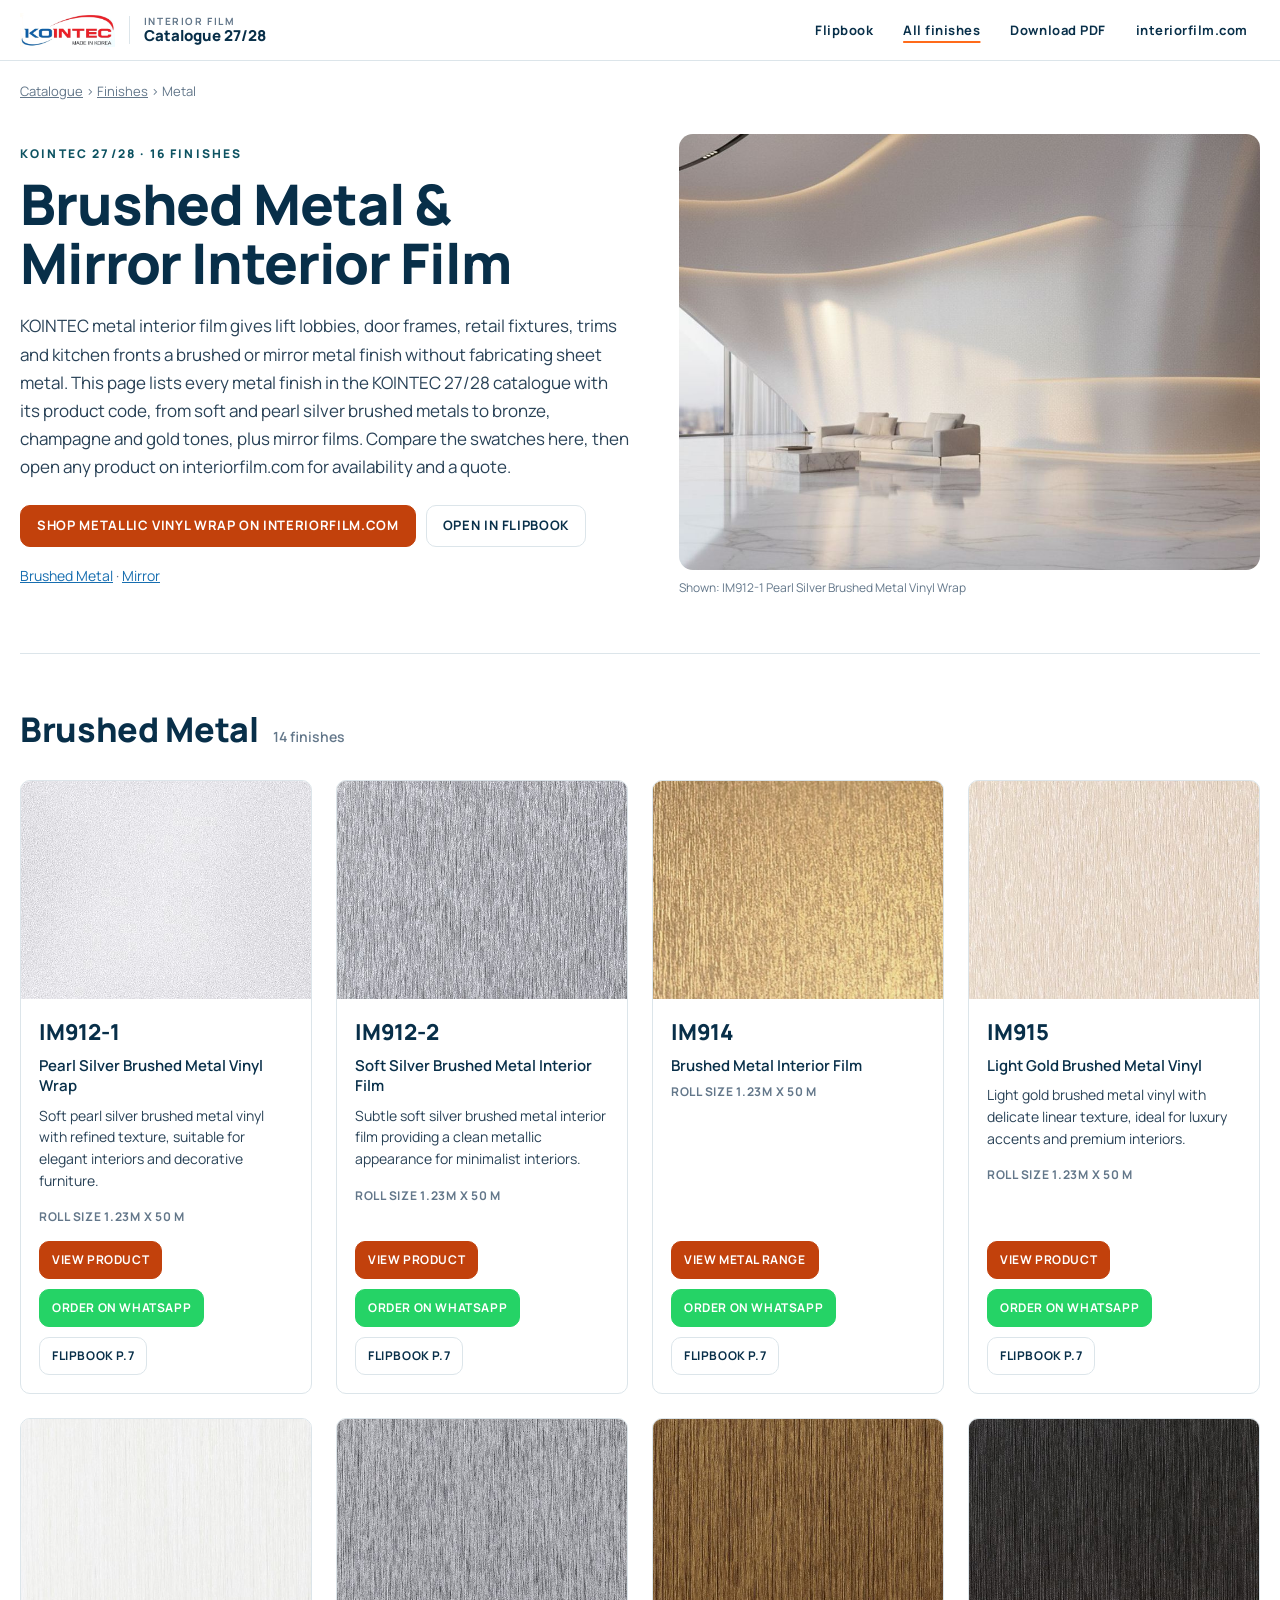
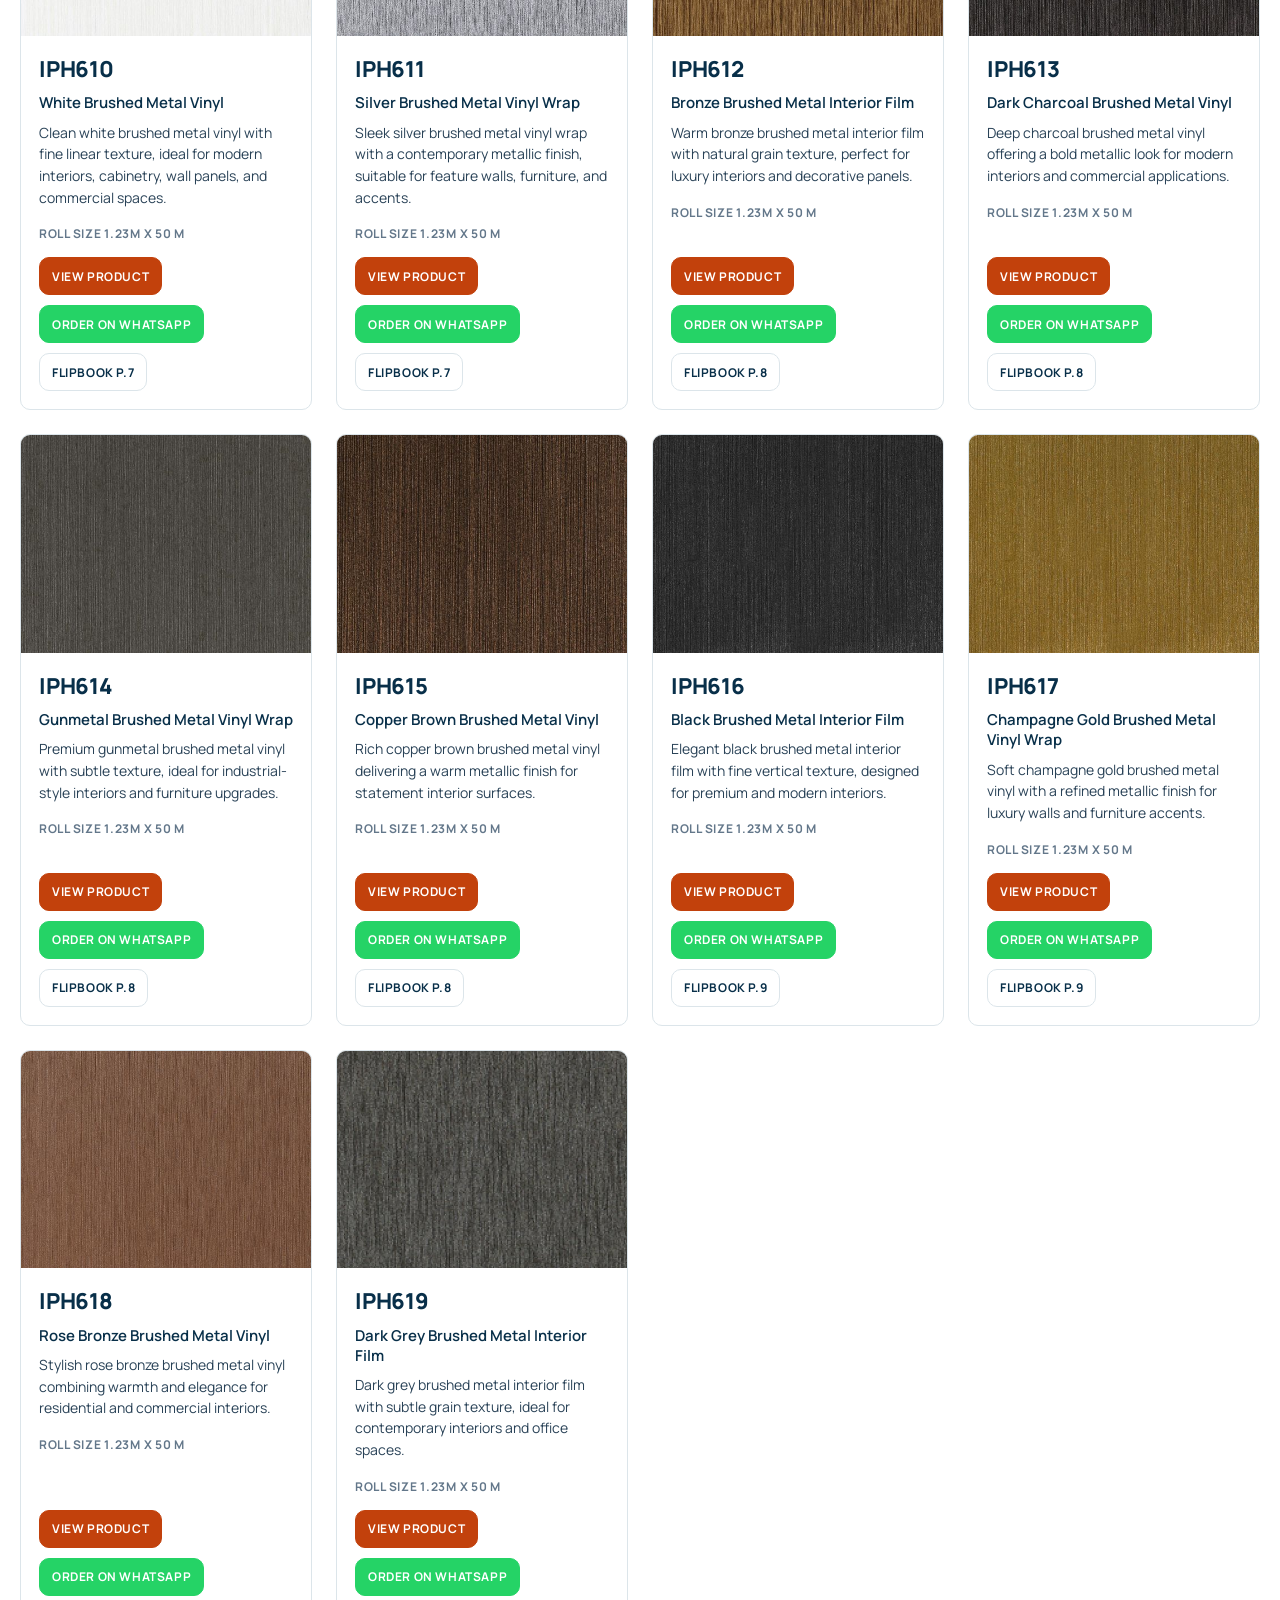
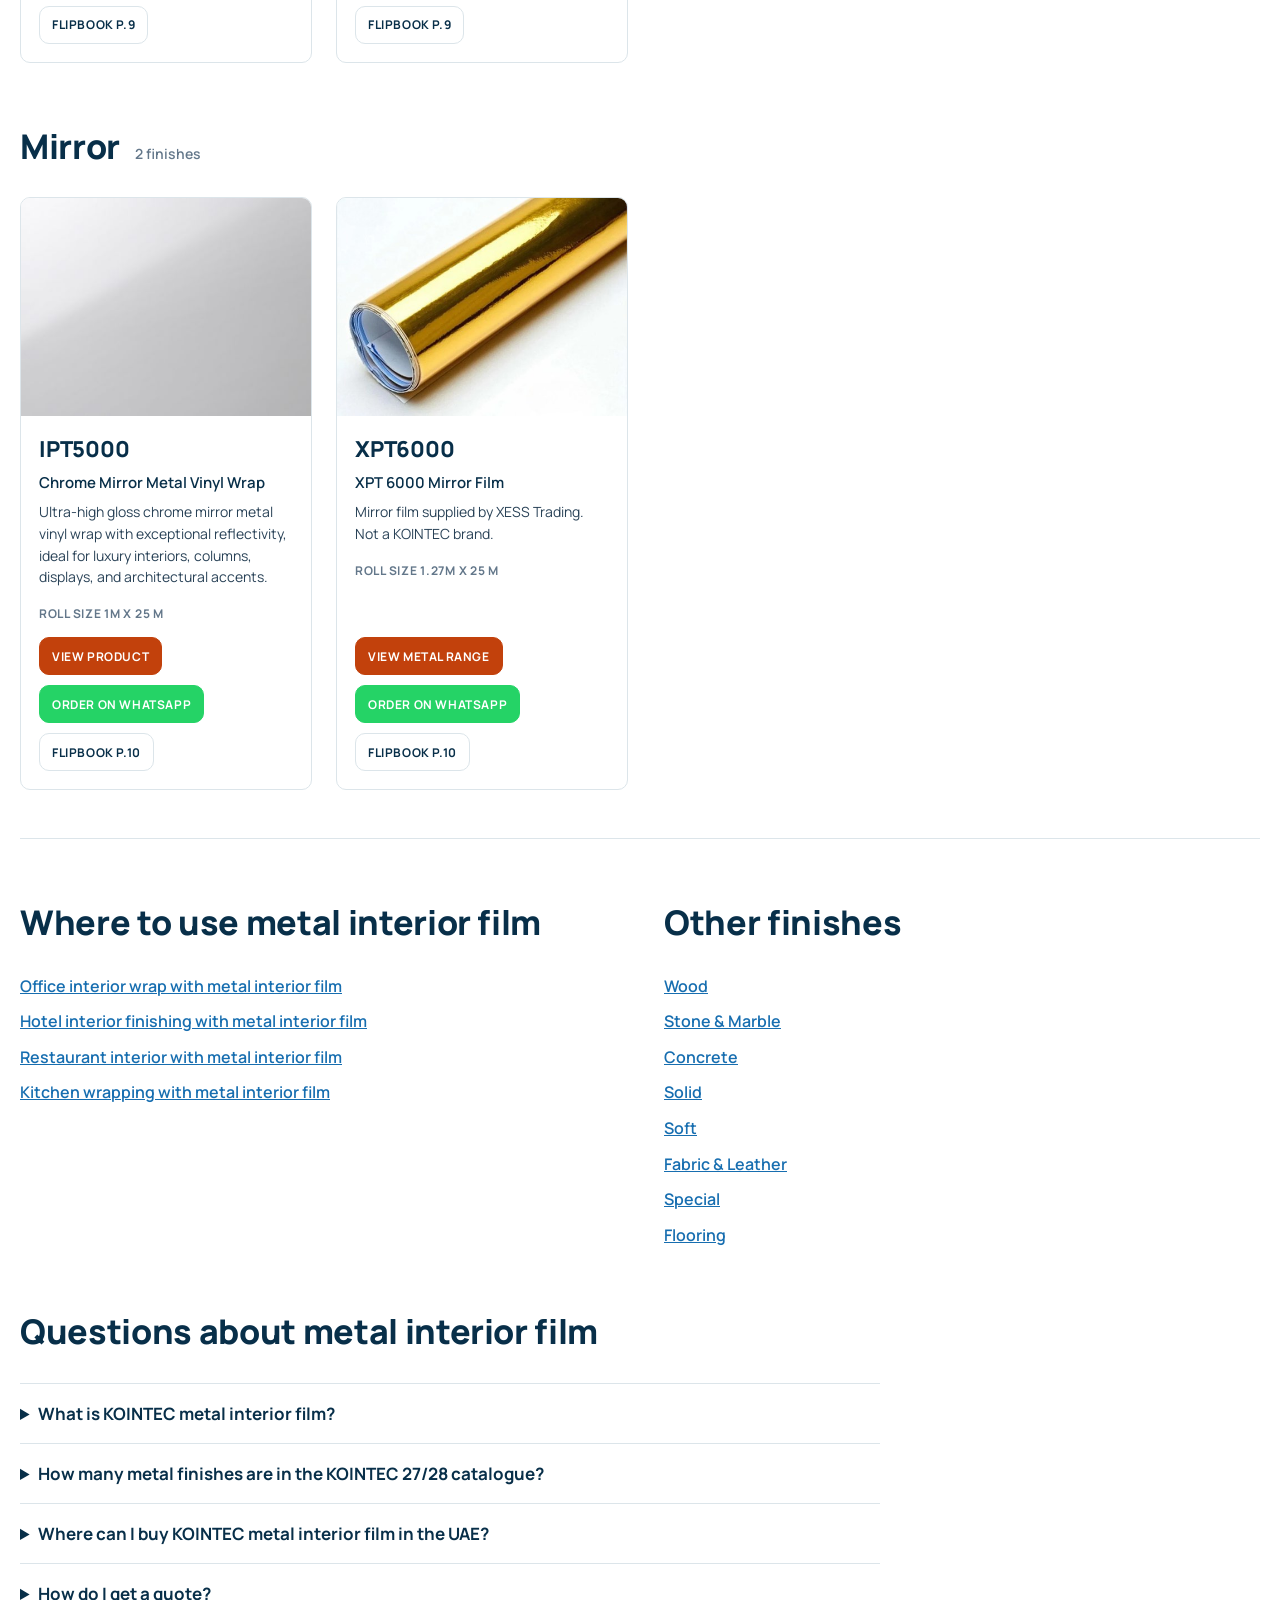
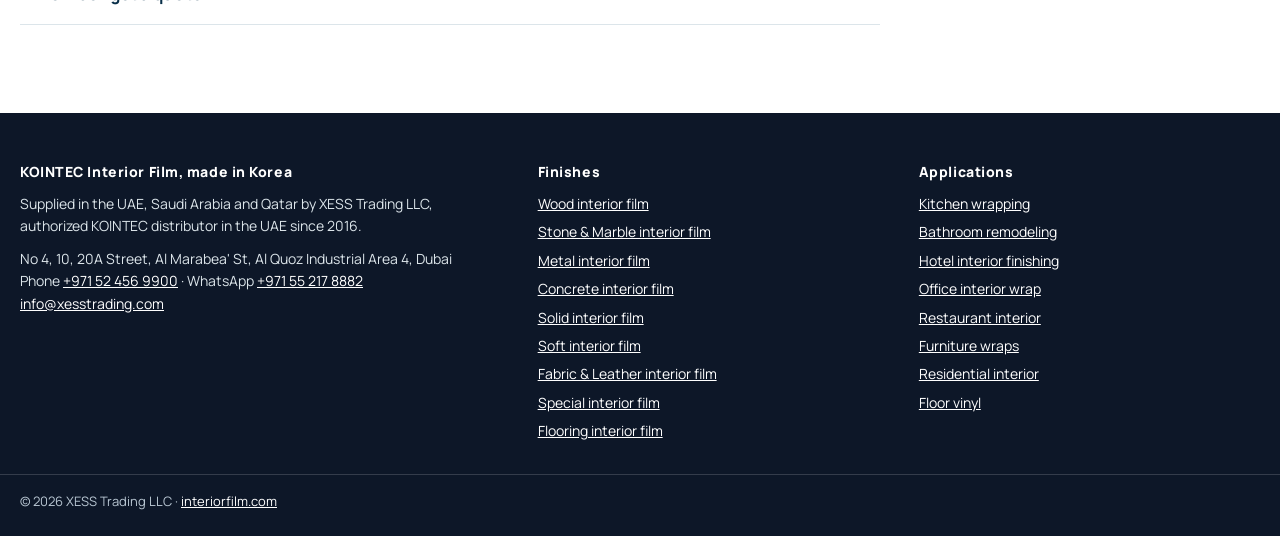
<file: finishes/metal-interior-film/index.html>
<!doctype html>
<html lang="en">
<head>
<meta charset="utf-8">
<meta name="viewport" content="width=device-width, initial-scale=1, viewport-fit=cover">
<title>Brushed Metal &amp; Metallic Vinyl Wrap | KOINTEC UAE</title>
<meta name="description" content="16 KOINTEC metal interior film finishes with codes, swatches and interior photos. Metallic vinyl wrap for UAE, KSA and Qatar projects, supplied by XESS Trading.">
<link rel="canonical" href="https://catalogue.interiorfilm.com/finishes/metal-interior-film/">
<meta name="robots" content="index, follow, max-image-preview:large">
<meta property="og:type" content="website">
<meta property="og:site_name" content="KOINTEC Interior Film Catalogue">
<meta property="og:title" content="Brushed Metal &amp; Metallic Vinyl Wrap | KOINTEC UAE">
<meta property="og:description" content="16 KOINTEC metal interior film finishes with codes, swatches and interior photos. Metallic vinyl wrap for UAE, KSA and Qatar projects, supplied by XESS Trading.">
<meta property="og:url" content="https://catalogue.interiorfilm.com/finishes/metal-interior-film/">
<meta property="og:image" content="https://catalogue.interiorfilm.com/img/a/IM912-1.jpg">
<meta name="twitter:card" content="summary_large_image">
<meta name="theme-color" content="#082f49">
<link rel="icon" href="../../favicon.ico" sizes="any">
<link rel="preconnect" href="https://fonts.googleapis.com">
<link rel="preconnect" href="https://fonts.gstatic.com" crossorigin>
<link rel="stylesheet" href="https://fonts.googleapis.com/css2?family=Manrope:wght@400;500;600;700;800&display=swap">
<script type="application/ld+json">{"@context": "https://schema.org", "@graph": [{"@type": "CollectionPage", "name": "Brushed Metal & Mirror Interior Film", "url": "https://catalogue.interiorfilm.com/finishes/metal-interior-film/", "description": "16 KOINTEC metal interior film finishes with codes, swatches and interior photos. Metallic vinyl wrap for UAE, KSA and Qatar projects, supplied by XESS Trading.", "publisher": {"@id": "https://interiorfilm.com/#org"}}, {"@type": "Organization", "@id": "https://interiorfilm.com/#org", "name": "XESS Trading LLC", "url": "https://interiorfilm.com/", "email": "info@xesstrading.com", "telephone": "+971 52 456 9900", "address": {"@type": "PostalAddress", "streetAddress": "No 4, 10, 20A Street, Al Marabea' St, Al Quoz Industrial Area 4", "addressLocality": "Dubai", "addressCountry": "AE"}, "areaServed": ["AE", "SA", "QA"]}, {"@type": "BreadcrumbList", "itemListElement": [{"@type": "ListItem", "position": 1, "name": "Catalogue", "item": "https://catalogue.interiorfilm.com/"}, {"@type": "ListItem", "position": 2, "name": "Finishes", "item": "https://catalogue.interiorfilm.com/finishes/"}, {"@type": "ListItem", "position": 3, "name": "Metal", "item": "https://catalogue.interiorfilm.com/finishes/metal-interior-film/"}]}, {"@type": "ItemList", "name": "KOINTEC Metal interior film finishes", "numberOfItems": 16, "itemListElement": [{"@type": "ListItem", "position": 1, "item": {"@type": "Product", "name": "Pearl Silver Brushed Metal Vinyl Wrap", "sku": "IM912-1", "brand": {"@type": "Brand", "name": "KOINTEC"}, "image": "https://catalogue.interiorfilm.com/img/s/IM912-1.jpg", "description": "Soft pearl silver brushed metal vinyl with refined texture, suitable for elegant interiors and decorative furniture.", "url": "https://interiorfilm.com/uae/en/category/metal/brushed-metal/pearl-silver-brushed-metal-vinyl-wrap", "category": "Metal interior film"}}, {"@type": "ListItem", "position": 2, "item": {"@type": "Product", "name": "Soft Silver Brushed Metal Interior Film", "sku": "IM912-2", "brand": {"@type": "Brand", "name": "KOINTEC"}, "image": "https://catalogue.interiorfilm.com/img/s/IM912-2.jpg", "description": "Subtle soft silver brushed metal interior film providing a clean metallic appearance for minimalist interiors.", "url": "https://interiorfilm.com/uae/en/category/metal/brushed-metal/soft-silver-brushed-metal-interior-film", "category": "Metal interior film"}}, {"@type": "ListItem", "position": 3, "item": {"@type": "Product", "name": "Brushed Metal Interior Film", "sku": "IM914", "brand": {"@type": "Brand", "name": "KOINTEC"}, "image": "https://catalogue.interiorfilm.com/img/s/IM914.jpg", "url": "https://catalogue.interiorfilm.com/finishes/metal-interior-film/#im914", "category": "Metal interior film"}}, {"@type": "ListItem", "position": 4, "item": {"@type": "Product", "name": "Light Gold Brushed Metal Vinyl", "sku": "IM915", "brand": {"@type": "Brand", "name": "KOINTEC"}, "image": "https://catalogue.interiorfilm.com/img/s/IM915.jpg", "description": "Light gold brushed metal vinyl with delicate linear texture, ideal for luxury accents and premium interiors.", "url": "https://interiorfilm.com/uae/en/category/metal/brushed-metal/light-gold-brushed-metal-vinyl", "category": "Metal interior film"}}, {"@type": "ListItem", "position": 5, "item": {"@type": "Product", "name": "White Brushed Metal Vinyl", "sku": "IPH610", "brand": {"@type": "Brand", "name": "KOINTEC"}, "image": "https://catalogue.interiorfilm.com/img/s/IPH610.jpg", "description": "Clean white brushed metal vinyl with fine linear texture, ideal for modern interiors, cabinetry, wall panels, and commercial spaces.", "url": "https://interiorfilm.com/uae/en/category/metal/brushed-metal/white-brushed-metal-vinyl", "category": "Metal interior film"}}, {"@type": "ListItem", "position": 6, "item": {"@type": "Product", "name": "Silver Brushed Metal Vinyl Wrap", "sku": "IPH611", "brand": {"@type": "Brand", "name": "KOINTEC"}, "image": "https://catalogue.interiorfilm.com/img/s/IPH611.jpg", "description": "Sleek silver brushed metal vinyl wrap with a contemporary metallic finish, suitable for feature walls, furniture, and accents.", "url": "https://interiorfilm.com/uae/en/category/metal/brushed-metal/silver-brushed-metal-vinyl-wrap", "category": "Metal interior film"}}, {"@type": "ListItem", "position": 7, "item": {"@type": "Product", "name": "Bronze Brushed Metal Interior Film", "sku": "IPH612", "brand": {"@type": "Brand", "name": "KOINTEC"}, "image": "https://catalogue.interiorfilm.com/img/s/IPH612.jpg", "description": "Warm bronze brushed metal interior film with natural grain texture, perfect for luxury interiors and decorative panels.", "url": "https://interiorfilm.com/uae/en/category/metal/brushed-metal/bronze-brushed-metal-interior-film", "category": "Metal interior film"}}, {"@type": "ListItem", "position": 8, "item": {"@type": "Product", "name": "Dark Charcoal Brushed Metal Vinyl", "sku": "IPH613", "brand": {"@type": "Brand", "name": "KOINTEC"}, "image": "https://catalogue.interiorfilm.com/img/s/IPH613.jpg", "description": "Deep charcoal brushed metal vinyl offering a bold metallic look for modern interiors and commercial applications.", "url": "https://interiorfilm.com/uae/en/category/metal/brushed-metal/dark-charcoal-brushed-metal-vinyl", "category": "Metal interior film"}}, {"@type": "ListItem", "position": 9, "item": {"@type": "Product", "name": "Gunmetal Brushed Metal Vinyl Wrap", "sku": "IPH614", "brand": {"@type": "Brand", "name": "KOINTEC"}, "image": "https://catalogue.interiorfilm.com/img/s/IPH614.jpg", "description": "Premium gunmetal brushed metal vinyl with subtle texture, ideal for industrial-style interiors and furniture upgrades.", "url": "https://interiorfilm.com/uae/en/category/metal/brushed-metal/gunmetal-brushed-metal-vinyl-wrap", "category": "Metal interior film"}}, {"@type": "ListItem", "position": 10, "item": {"@type": "Product", "name": "Copper Brown Brushed Metal Vinyl", "sku": "IPH615", "brand": {"@type": "Brand", "name": "KOINTEC"}, "image": "https://catalogue.interiorfilm.com/img/s/IPH615.jpg", "description": "Rich copper brown brushed metal vinyl delivering a warm metallic finish for statement interior surfaces.", "url": "https://interiorfilm.com/uae/en/category/metal/brushed-metal/copper-brown-brushed-metal-vinyl", "category": "Metal interior film"}}, {"@type": "ListItem", "position": 11, "item": {"@type": "Product", "name": "Black Brushed Metal Interior Film", "sku": "IPH616", "brand": {"@type": "Brand", "name": "KOINTEC"}, "image": "https://catalogue.interiorfilm.com/img/s/IPH616.jpg", "description": "Elegant black brushed metal interior film with fine vertical texture, designed for premium and modern interiors.", "url": "https://interiorfilm.com/uae/en/category/metal/brushed-metal/black-brushed-metal-interior-film", "category": "Metal interior film"}}, {"@type": "ListItem", "position": 12, "item": {"@type": "Product", "name": "Champagne Gold Brushed Metal Vinyl Wrap", "sku": "IPH617", "brand": {"@type": "Brand", "name": "KOINTEC"}, "image": "https://catalogue.interiorfilm.com/img/s/IPH617.jpg", "description": "Soft champagne gold brushed metal vinyl with a refined metallic finish for luxury walls and furniture accents.", "url": "https://interiorfilm.com/uae/en/category/metal/brushed-metal/champagne-gold-brushed-metal-vinyl-wrap", "category": "Metal interior film"}}, {"@type": "ListItem", "position": 13, "item": {"@type": "Product", "name": "Rose Bronze Brushed Metal Vinyl", "sku": "IPH618", "brand": {"@type": "Brand", "name": "KOINTEC"}, "image": "https://catalogue.interiorfilm.com/img/s/IPH618.jpg", "description": "Stylish rose bronze brushed metal vinyl combining warmth and elegance for residential and commercial interiors.", "url": "https://interiorfilm.com/uae/en/category/metal/brushed-metal/rose-bronze-brushed-metal-vinyl", "category": "Metal interior film"}}, {"@type": "ListItem", "position": 14, "item": {"@type": "Product", "name": "Dark Grey Brushed Metal Interior Film", "sku": "IPH619", "brand": {"@type": "Brand", "name": "KOINTEC"}, "image": "https://catalogue.interiorfilm.com/img/s/IPH619.jpg", "description": "Dark grey brushed metal interior film with subtle grain texture, ideal for contemporary interiors and office spaces.", "url": "https://interiorfilm.com/uae/en/category/metal/brushed-metal/dark-grey-brushed-metal-interior-film", "category": "Metal interior film"}}, {"@type": "ListItem", "position": 15, "item": {"@type": "Product", "name": "Chrome Mirror Metal Vinyl Wrap", "sku": "IPT5000", "brand": {"@type": "Brand", "name": "KOINTEC"}, "image": "https://catalogue.interiorfilm.com/img/s/IPT5000.jpg", "description": "Ultra-high gloss chrome mirror metal vinyl wrap with exceptional reflectivity, ideal for luxury interiors, columns, displays, and architectural accents.", "url": "https://interiorfilm.com/uae/en/category/metal/mirror-metal/chrome-mirror-metal-vinyl-wrap", "category": "Metal interior film"}}, {"@type": "ListItem", "position": 16, "item": {"@type": "Product", "name": "XPT 6000 Mirror Film", "sku": "XPT6000", "image": "https://catalogue.interiorfilm.com/img/s/XPT6000.jpg", "description": "Mirror film supplied by XESS Trading. Not a KOINTEC brand.", "url": "https://catalogue.interiorfilm.com/finishes/metal-interior-film/#xpt6000", "category": "Metal interior film"}}]}, {"@type": "FAQPage", "mainEntity": [{"@type": "Question", "name": "What is KOINTEC metal interior film?", "acceptedAnswer": {"@type": "Answer", "text": "It is a self-adhesive architectural film, made in Korea, that gives existing surfaces such as cabinets, doors, walls and furniture a metal finish without replacing them."}}, {"@type": "Question", "name": "How many metal finishes are in the KOINTEC 27/28 catalogue?", "acceptedAnswer": {"@type": "Answer", "text": "16 finishes across Brushed Metal, Mirror. Each one is listed on this page with its product code."}}, {"@type": "Question", "name": "Where can I buy KOINTEC metal interior film in the UAE?", "acceptedAnswer": {"@type": "Answer", "text": "From XESS Trading LLC in Al Quoz, Dubai, the authorized KOINTEC distributor in the UAE since 2016, through interiorfilm.com. We also supply Saudi Arabia and Qatar."}}, {"@type": "Question", "name": "How do I get a quote?", "acceptedAnswer": {"@type": "Answer", "text": "Send the product codes you like to our team through the contact page on interiorfilm.com, by WhatsApp on +971 55 217 8882 or by email to info@xesstrading.com."}}]}]}</script>
<link rel="stylesheet" href="../../assets/site.css">
</head><body>
<header class="top"><div class="wrap top-in">
<a class="logo" href="../../"><img src="../../img/logo-kointec.png" alt="KOINTEC" width="611" height="219"><span class="sep" aria-hidden="true"></span><span class="cat"><small>Interior Film</small> <b>Catalogue 27/28</b></span></a>
<nav aria-label="Main"><a href="../../">Flipbook</a><a href="../../finishes/" aria-current="page">All finishes</a><a href="https://xesstrading.com/KOINTEC-XT-catalogue-27-28.pdf" rel="noopener">Download PDF</a><a href="https://interiorfilm.com/uae/en" rel="noopener">interiorfilm.com</a></nav></div></header>
<main>
<div class="wrap">
<nav class="crumbs" aria-label="Breadcrumb"><a href="../../">Catalogue</a> › <a href="../../finishes/">Finishes</a> › <span>Metal</span></nav>
<div class="hero">
<div class="hero-t"><p class="eyebrow">KOINTEC 27/28 · 16 finishes</p>
<h1>Brushed Metal &amp; Mirror Interior Film</h1>
<p class="lede">KOINTEC metal interior film gives lift lobbies, door frames, retail fixtures, trims and kitchen fronts a brushed or mirror metal finish without fabricating sheet metal. This page lists every metal finish in the KOINTEC 27/28 catalogue with its product code, from soft and pearl silver brushed metals to bronze, champagne and gold tones, plus mirror films. Compare the swatches here, then open any product on interiorfilm.com for availability and a quote.</p>
<div class="acts"><a class="b pri" href="https://interiorfilm.com/uae/en/category/metal">Shop metallic vinyl wrap on interiorfilm.com</a><a class="b" href="../../#page-6">Open in flipbook</a></div>
<p class="jump"><a href="#brushed-metal">Brushed Metal</a> · <a href="#mirror">Mirror</a></p></div>
<figure class="hero-i"><img src="../../img/a/IM912-1.jpg" alt="Pearl Silver Brushed Metal Vinyl Wrap (IM912-1) in an interior" width="1100" height="825" fetchpriority="high"><figcaption>Shown: IM912-1 Pearl Silver Brushed Metal Vinyl Wrap</figcaption></figure>
</div>
<section class="grp" id="brushed-metal"><h2>Brushed Metal <span>14 finishes</span></h2><div class="grid"><article class="card" id="im912-1">
<div class="sw"><img src="../../img/s/IM912-1.jpg" alt="IM912-1 Pearl Silver Brushed Metal Vinyl Wrap swatch" width="520" height="390" loading="lazy" decoding="async"></div>
<div class="meta"><p class="code">IM912-1</p><h3>Pearl Silver Brushed Metal Vinyl Wrap</h3>
<p class="d">Soft pearl silver brushed metal vinyl with refined texture, suitable for elegant interiors and decorative furniture.</p><p class="sz">Roll size 1.23m x 50 m</p>
<div class="acts"><a class="b pri" href="https://interiorfilm.com/uae/en/category/metal/brushed-metal/pearl-silver-brushed-metal-vinyl-wrap">View product</a><a class="b wa" href="https://wa.me/971527844188?text=I%27m%20interested%20in%20Pearl%20Silver%20Brushed%20Metal%20Vinyl%20Wrap%20%28SKU%3A%20IM912-1%29" target="_blank" rel="noopener">Order on WhatsApp</a><a class="b" href="../../#page-7">Flipbook p.7</a></div></div></article><article class="card" id="im912-2">
<div class="sw"><img src="../../img/s/IM912-2.jpg" alt="IM912-2 Soft Silver Brushed Metal Interior Film swatch" width="520" height="390" loading="lazy" decoding="async"></div>
<div class="meta"><p class="code">IM912-2</p><h3>Soft Silver Brushed Metal Interior Film</h3>
<p class="d">Subtle soft silver brushed metal interior film providing a clean metallic appearance for minimalist interiors.</p><p class="sz">Roll size 1.23m x 50 m</p>
<div class="acts"><a class="b pri" href="https://interiorfilm.com/uae/en/category/metal/brushed-metal/soft-silver-brushed-metal-interior-film">View product</a><a class="b wa" href="https://wa.me/971527844188?text=I%27m%20interested%20in%20Soft%20Silver%20Brushed%20Metal%20Interior%20Film%20%28SKU%3A%20IM912-2%29" target="_blank" rel="noopener">Order on WhatsApp</a><a class="b" href="../../#page-7">Flipbook p.7</a></div></div></article><article class="card" id="im914">
<div class="sw"><img src="../../img/s/IM914.jpg" alt="IM914 Brushed Metal Interior Film swatch" width="520" height="390" loading="lazy" decoding="async"></div>
<div class="meta"><p class="code">IM914</p><h3>Brushed Metal Interior Film</h3>
<p class="sz">Roll size 1.23m x 50 m</p>
<div class="acts"><a class="b pri" href="https://interiorfilm.com/uae/en/category/metal">View metal range</a><a class="b wa" href="https://wa.me/971527844188?text=I%27m%20interested%20in%20Brushed%20Metal%20Interior%20Film%20%28SKU%3A%20IM914%29" target="_blank" rel="noopener">Order on WhatsApp</a><a class="b" href="../../#page-7">Flipbook p.7</a></div></div></article><article class="card" id="im915">
<div class="sw"><img src="../../img/s/IM915.jpg" alt="IM915 Light Gold Brushed Metal Vinyl swatch" width="520" height="390" loading="lazy" decoding="async"></div>
<div class="meta"><p class="code">IM915</p><h3>Light Gold Brushed Metal Vinyl</h3>
<p class="d">Light gold brushed metal vinyl with delicate linear texture, ideal for luxury accents and premium interiors.</p><p class="sz">Roll size 1.23m x 50 m</p>
<div class="acts"><a class="b pri" href="https://interiorfilm.com/uae/en/category/metal/brushed-metal/light-gold-brushed-metal-vinyl">View product</a><a class="b wa" href="https://wa.me/971527844188?text=I%27m%20interested%20in%20Light%20Gold%20Brushed%20Metal%20Vinyl%20%28SKU%3A%20IM915%29" target="_blank" rel="noopener">Order on WhatsApp</a><a class="b" href="../../#page-7">Flipbook p.7</a></div></div></article><article class="card" id="iph610">
<div class="sw"><img src="../../img/s/IPH610.jpg" alt="IPH610 White Brushed Metal Vinyl swatch" width="520" height="390" loading="lazy" decoding="async"></div>
<div class="meta"><p class="code">IPH610</p><h3>White Brushed Metal Vinyl</h3>
<p class="d">Clean white brushed metal vinyl with fine linear texture, ideal for modern interiors, cabinetry, wall panels, and commercial spaces.</p><p class="sz">Roll size 1.23m x 50 m</p>
<div class="acts"><a class="b pri" href="https://interiorfilm.com/uae/en/category/metal/brushed-metal/white-brushed-metal-vinyl">View product</a><a class="b wa" href="https://wa.me/971527844188?text=I%27m%20interested%20in%20White%20Brushed%20Metal%20Vinyl%20%28SKU%3A%20IPH610%29" target="_blank" rel="noopener">Order on WhatsApp</a><a class="b" href="../../#page-7">Flipbook p.7</a></div></div></article><article class="card" id="iph611">
<div class="sw"><img src="../../img/s/IPH611.jpg" alt="IPH611 Silver Brushed Metal Vinyl Wrap swatch" width="520" height="390" loading="lazy" decoding="async"></div>
<div class="meta"><p class="code">IPH611</p><h3>Silver Brushed Metal Vinyl Wrap</h3>
<p class="d">Sleek silver brushed metal vinyl wrap with a contemporary metallic finish, suitable for feature walls, furniture, and accents.</p><p class="sz">Roll size 1.23m x 50 m</p>
<div class="acts"><a class="b pri" href="https://interiorfilm.com/uae/en/category/metal/brushed-metal/silver-brushed-metal-vinyl-wrap">View product</a><a class="b wa" href="https://wa.me/971527844188?text=I%27m%20interested%20in%20Silver%20Brushed%20Metal%20Vinyl%20Wrap%20%28SKU%3A%20IPH611%29" target="_blank" rel="noopener">Order on WhatsApp</a><a class="b" href="../../#page-7">Flipbook p.7</a></div></div></article><article class="card" id="iph612">
<div class="sw"><img src="../../img/s/IPH612.jpg" alt="IPH612 Bronze Brushed Metal Interior Film swatch" width="520" height="390" loading="lazy" decoding="async"></div>
<div class="meta"><p class="code">IPH612</p><h3>Bronze Brushed Metal Interior Film</h3>
<p class="d">Warm bronze brushed metal interior film with natural grain texture, perfect for luxury interiors and decorative panels.</p><p class="sz">Roll size 1.23m x 50 m</p>
<div class="acts"><a class="b pri" href="https://interiorfilm.com/uae/en/category/metal/brushed-metal/bronze-brushed-metal-interior-film">View product</a><a class="b wa" href="https://wa.me/971527844188?text=I%27m%20interested%20in%20Bronze%20Brushed%20Metal%20Interior%20Film%20%28SKU%3A%20IPH612%29" target="_blank" rel="noopener">Order on WhatsApp</a><a class="b" href="../../#page-8">Flipbook p.8</a></div></div></article><article class="card" id="iph613">
<div class="sw"><img src="../../img/s/IPH613.jpg" alt="IPH613 Dark Charcoal Brushed Metal Vinyl swatch" width="520" height="390" loading="lazy" decoding="async"></div>
<div class="meta"><p class="code">IPH613</p><h3>Dark Charcoal Brushed Metal Vinyl</h3>
<p class="d">Deep charcoal brushed metal vinyl offering a bold metallic look for modern interiors and commercial applications.</p><p class="sz">Roll size 1.23m x 50 m</p>
<div class="acts"><a class="b pri" href="https://interiorfilm.com/uae/en/category/metal/brushed-metal/dark-charcoal-brushed-metal-vinyl">View product</a><a class="b wa" href="https://wa.me/971527844188?text=I%27m%20interested%20in%20Dark%20Charcoal%20Brushed%20Metal%20Vinyl%20%28SKU%3A%20IPH613%29" target="_blank" rel="noopener">Order on WhatsApp</a><a class="b" href="../../#page-8">Flipbook p.8</a></div></div></article><article class="card" id="iph614">
<div class="sw"><img src="../../img/s/IPH614.jpg" alt="IPH614 Gunmetal Brushed Metal Vinyl Wrap swatch" width="520" height="390" loading="lazy" decoding="async"></div>
<div class="meta"><p class="code">IPH614</p><h3>Gunmetal Brushed Metal Vinyl Wrap</h3>
<p class="d">Premium gunmetal brushed metal vinyl with subtle texture, ideal for industrial-style interiors and furniture upgrades.</p><p class="sz">Roll size 1.23m x 50 m</p>
<div class="acts"><a class="b pri" href="https://interiorfilm.com/uae/en/category/metal/brushed-metal/gunmetal-brushed-metal-vinyl-wrap">View product</a><a class="b wa" href="https://wa.me/971527844188?text=I%27m%20interested%20in%20Gunmetal%20Brushed%20Metal%20Vinyl%20Wrap%20%28SKU%3A%20IPH614%29" target="_blank" rel="noopener">Order on WhatsApp</a><a class="b" href="../../#page-8">Flipbook p.8</a></div></div></article><article class="card" id="iph615">
<div class="sw"><img src="../../img/s/IPH615.jpg" alt="IPH615 Copper Brown Brushed Metal Vinyl swatch" width="520" height="390" loading="lazy" decoding="async"></div>
<div class="meta"><p class="code">IPH615</p><h3>Copper Brown Brushed Metal Vinyl</h3>
<p class="d">Rich copper brown brushed metal vinyl delivering a warm metallic finish for statement interior surfaces.</p><p class="sz">Roll size 1.23m x 50 m</p>
<div class="acts"><a class="b pri" href="https://interiorfilm.com/uae/en/category/metal/brushed-metal/copper-brown-brushed-metal-vinyl">View product</a><a class="b wa" href="https://wa.me/971527844188?text=I%27m%20interested%20in%20Copper%20Brown%20Brushed%20Metal%20Vinyl%20%28SKU%3A%20IPH615%29" target="_blank" rel="noopener">Order on WhatsApp</a><a class="b" href="../../#page-8">Flipbook p.8</a></div></div></article><article class="card" id="iph616">
<div class="sw"><img src="../../img/s/IPH616.jpg" alt="IPH616 Black Brushed Metal Interior Film swatch" width="520" height="390" loading="lazy" decoding="async"></div>
<div class="meta"><p class="code">IPH616</p><h3>Black Brushed Metal Interior Film</h3>
<p class="d">Elegant black brushed metal interior film with fine vertical texture, designed for premium and modern interiors.</p><p class="sz">Roll size 1.23m x 50 m</p>
<div class="acts"><a class="b pri" href="https://interiorfilm.com/uae/en/category/metal/brushed-metal/black-brushed-metal-interior-film">View product</a><a class="b wa" href="https://wa.me/971527844188?text=I%27m%20interested%20in%20Black%20Brushed%20Metal%20Interior%20Film%20%28SKU%3A%20IPH616%29" target="_blank" rel="noopener">Order on WhatsApp</a><a class="b" href="../../#page-9">Flipbook p.9</a></div></div></article><article class="card" id="iph617">
<div class="sw"><img src="../../img/s/IPH617.jpg" alt="IPH617 Champagne Gold Brushed Metal Vinyl Wrap swatch" width="520" height="390" loading="lazy" decoding="async"></div>
<div class="meta"><p class="code">IPH617</p><h3>Champagne Gold Brushed Metal Vinyl Wrap</h3>
<p class="d">Soft champagne gold brushed metal vinyl with a refined metallic finish for luxury walls and furniture accents.</p><p class="sz">Roll size 1.23m x 50 m</p>
<div class="acts"><a class="b pri" href="https://interiorfilm.com/uae/en/category/metal/brushed-metal/champagne-gold-brushed-metal-vinyl-wrap">View product</a><a class="b wa" href="https://wa.me/971527844188?text=I%27m%20interested%20in%20Champagne%20Gold%20Brushed%20Metal%20Vinyl%20Wrap%20%28SKU%3A%20IPH617%29" target="_blank" rel="noopener">Order on WhatsApp</a><a class="b" href="../../#page-9">Flipbook p.9</a></div></div></article><article class="card" id="iph618">
<div class="sw"><img src="../../img/s/IPH618.jpg" alt="IPH618 Rose Bronze Brushed Metal Vinyl swatch" width="520" height="390" loading="lazy" decoding="async"></div>
<div class="meta"><p class="code">IPH618</p><h3>Rose Bronze Brushed Metal Vinyl</h3>
<p class="d">Stylish rose bronze brushed metal vinyl combining warmth and elegance for residential and commercial interiors.</p><p class="sz">Roll size 1.23m x 50 m</p>
<div class="acts"><a class="b pri" href="https://interiorfilm.com/uae/en/category/metal/brushed-metal/rose-bronze-brushed-metal-vinyl">View product</a><a class="b wa" href="https://wa.me/971527844188?text=I%27m%20interested%20in%20Rose%20Bronze%20Brushed%20Metal%20Vinyl%20%28SKU%3A%20IPH618%29" target="_blank" rel="noopener">Order on WhatsApp</a><a class="b" href="../../#page-9">Flipbook p.9</a></div></div></article><article class="card" id="iph619">
<div class="sw"><img src="../../img/s/IPH619.jpg" alt="IPH619 Dark Grey Brushed Metal Interior Film swatch" width="520" height="390" loading="lazy" decoding="async"></div>
<div class="meta"><p class="code">IPH619</p><h3>Dark Grey Brushed Metal Interior Film</h3>
<p class="d">Dark grey brushed metal interior film with subtle grain texture, ideal for contemporary interiors and office spaces.</p><p class="sz">Roll size 1.23m x 50 m</p>
<div class="acts"><a class="b pri" href="https://interiorfilm.com/uae/en/category/metal/brushed-metal/dark-grey-brushed-metal-interior-film">View product</a><a class="b wa" href="https://wa.me/971527844188?text=I%27m%20interested%20in%20Dark%20Grey%20Brushed%20Metal%20Interior%20Film%20%28SKU%3A%20IPH619%29" target="_blank" rel="noopener">Order on WhatsApp</a><a class="b" href="../../#page-9">Flipbook p.9</a></div></div></article></div></section><section class="grp" id="mirror"><h2>Mirror <span>2 finishes</span></h2><div class="grid"><article class="card" id="ipt5000">
<div class="sw"><img src="../../img/s/IPT5000.jpg" alt="IPT5000 Chrome Mirror Metal Vinyl Wrap swatch" width="520" height="390" loading="lazy" decoding="async"></div>
<div class="meta"><p class="code">IPT5000</p><h3>Chrome Mirror Metal Vinyl Wrap</h3>
<p class="d">Ultra-high gloss chrome mirror metal vinyl wrap with exceptional reflectivity, ideal for luxury interiors, columns, displays, and architectural accents.</p><p class="sz">Roll size 1m x 25 m</p>
<div class="acts"><a class="b pri" href="https://interiorfilm.com/uae/en/category/metal/mirror-metal/chrome-mirror-metal-vinyl-wrap">View product</a><a class="b wa" href="https://wa.me/971527844188?text=I%27m%20interested%20in%20Chrome%20Mirror%20Metal%20Vinyl%20Wrap%20%28SKU%3A%20IPT5000%29" target="_blank" rel="noopener">Order on WhatsApp</a><a class="b" href="../../#page-10">Flipbook p.10</a></div></div></article><article class="card" id="xpt6000">
<div class="sw"><img src="../../img/s/XPT6000.jpg" alt="XPT6000 XPT 6000 Mirror Film swatch" width="520" height="390" loading="lazy" decoding="async"></div>
<div class="meta"><p class="code">XPT6000</p><h3>XPT 6000 Mirror Film</h3>
<p class="d">Mirror film supplied by XESS Trading. Not a KOINTEC brand.</p><p class="sz">Roll size 1.27m x 25 m</p>
<div class="acts"><a class="b pri" href="https://interiorfilm.com/uae/en/category/metal">View metal range</a><a class="b wa" href="https://wa.me/971527844188?text=I%27m%20interested%20in%20XPT%206000%20Mirror%20Film%20%28SKU%3A%20XPT6000%29" target="_blank" rel="noopener">Order on WhatsApp</a><a class="b" href="../../#page-10">Flipbook p.10</a></div></div></article></div></section>
<section class="more">
<div><h2>Where to use metal interior film</h2><ul class="links"><li><a href="https://interiorfilm.com/uae/en/office-interior-wrap">Office interior wrap with metal interior film</a></li><li><a href="https://interiorfilm.com/uae/en/hotel-interior-finishing">Hotel interior finishing with metal interior film</a></li><li><a href="https://interiorfilm.com/uae/en/restaurant-interior">Restaurant interior with metal interior film</a></li><li><a href="https://interiorfilm.com/uae/en/kitchen-wrapping">Kitchen wrapping with metal interior film</a></li></ul></div>
<div><h2>Other finishes</h2><ul class="links"><li><a href="../../finishes/wood-interior-film/">Wood</a></li><li><a href="../../finishes/marble-stone-interior-film/">Stone &amp; Marble</a></li><li><a href="../../finishes/concrete-interior-film/">Concrete</a></li><li><a href="../../finishes/solid-colour-interior-film/">Solid</a></li><li><a href="../../finishes/soft-matt-interior-film/">Soft</a></li><li><a href="../../finishes/leather-fabric-interior-film/">Fabric &amp; Leather</a></li><li><a href="../../finishes/glitter-decoration-film/">Special</a></li><li><a href="../../finishes/floor-vinyl-film/">Flooring</a></li></ul></div>
</section>
<section class="faq"><h2>Questions about metal interior film</h2>
<details><summary>What is KOINTEC metal interior film?</summary><p>It is a self-adhesive architectural film, made in Korea, that gives existing surfaces such as cabinets, doors, walls and furniture a metal finish without replacing them.</p></details><details><summary>How many metal finishes are in the KOINTEC 27/28 catalogue?</summary><p>16 finishes across Brushed Metal, Mirror. Each one is listed on this page with its product code.</p></details><details><summary>Where can I buy KOINTEC metal interior film in the UAE?</summary><p>From XESS Trading LLC in Al Quoz, Dubai, the authorized KOINTEC distributor in the UAE since 2016, through interiorfilm.com. We also supply Saudi Arabia and Qatar.</p></details><details><summary>How do I get a quote?</summary><p>Send the product codes you like to our team through the contact page on interiorfilm.com, by WhatsApp on +971 55 217 8882 or by email to info@xesstrading.com.</p></details>
</section>
</div>
</main>
<footer class="foot"><div class="wrap foot-in">
<div><p class="fh">KOINTEC Interior Film, made in Korea</p>
<p>Supplied in the UAE, Saudi Arabia and Qatar by XESS Trading LLC, authorized KOINTEC distributor in the UAE since 2016.</p>
<p>No 4, 10, 20A Street, Al Marabea&#x27; St, Al Quoz Industrial Area 4, Dubai<br>Phone <a href="tel:+971524569900">+971 52 456 9900</a> · WhatsApp <a href="https://wa.me/971552178882">+971 55 217 8882</a><br><a href="mailto:info@xesstrading.com">info@xesstrading.com</a></p></div>
<div><p class="fh">Finishes</p><ul><li><a href="../../finishes/wood-interior-film/">Wood interior film</a></li><li><a href="../../finishes/marble-stone-interior-film/">Stone &amp; Marble interior film</a></li><li><a href="../../finishes/metal-interior-film/">Metal interior film</a></li><li><a href="../../finishes/concrete-interior-film/">Concrete interior film</a></li><li><a href="../../finishes/solid-colour-interior-film/">Solid interior film</a></li><li><a href="../../finishes/soft-matt-interior-film/">Soft interior film</a></li><li><a href="../../finishes/leather-fabric-interior-film/">Fabric &amp; Leather interior film</a></li><li><a href="../../finishes/glitter-decoration-film/">Special interior film</a></li><li><a href="../../finishes/floor-vinyl-film/">Flooring interior film</a></li></ul></div>
<div><p class="fh">Applications</p><ul><li><a href="https://interiorfilm.com/uae/en/kitchen-wrapping">Kitchen wrapping</a></li><li><a href="https://interiorfilm.com/uae/en/bathroom-remodeling">Bathroom remodeling</a></li><li><a href="https://interiorfilm.com/uae/en/hotel-interior-finishing">Hotel interior finishing</a></li><li><a href="https://interiorfilm.com/uae/en/office-interior-wrap">Office interior wrap</a></li><li><a href="https://interiorfilm.com/uae/en/restaurant-interior">Restaurant interior</a></li><li><a href="https://interiorfilm.com/uae/en/furniture-wraps">Furniture wraps</a></li><li><a href="https://interiorfilm.com/uae/en/residential-interior">Residential interior</a></li><li><a href="https://interiorfilm.com/uae/en/floor-vinyl">Floor vinyl</a></li></ul></div>
</div><div class="wrap legal">© 2026 XESS Trading LLC · <a href="https://interiorfilm.com/">interiorfilm.com</a></div></footer>
</body></html>
</file>
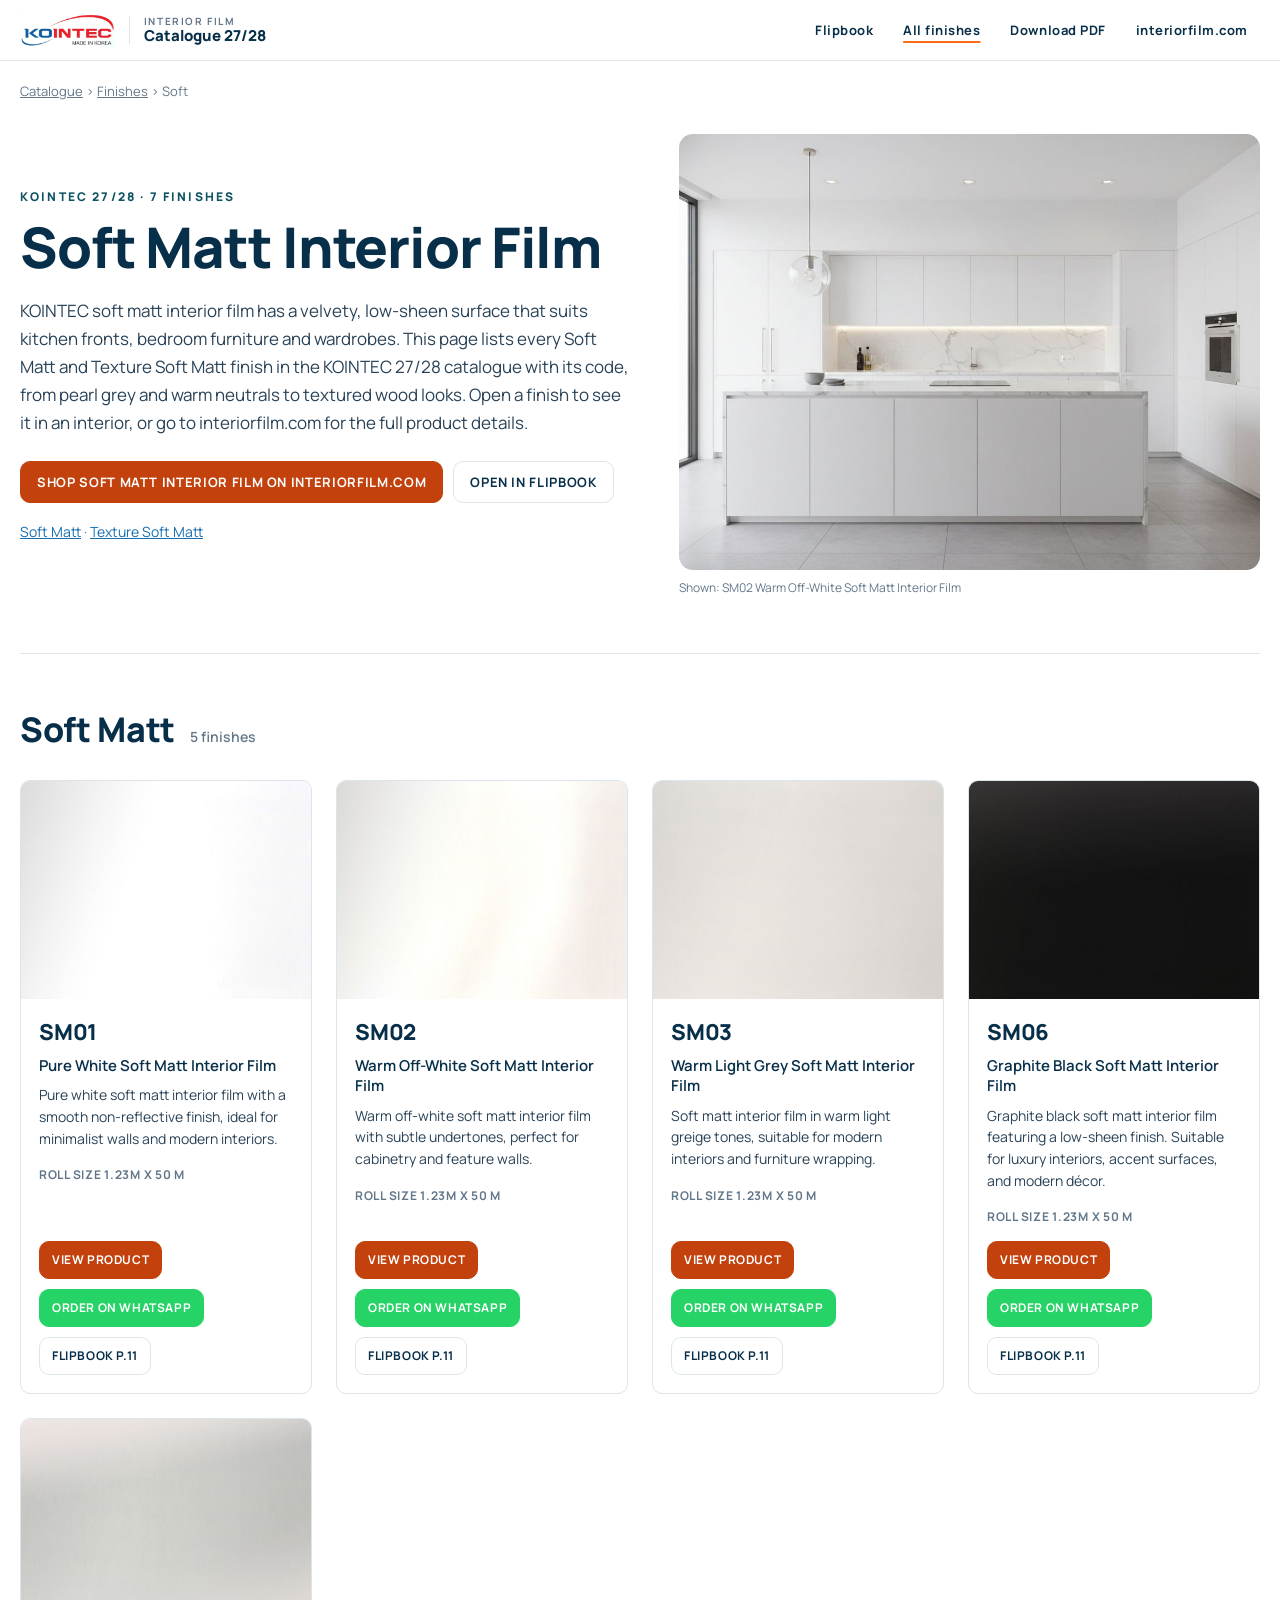
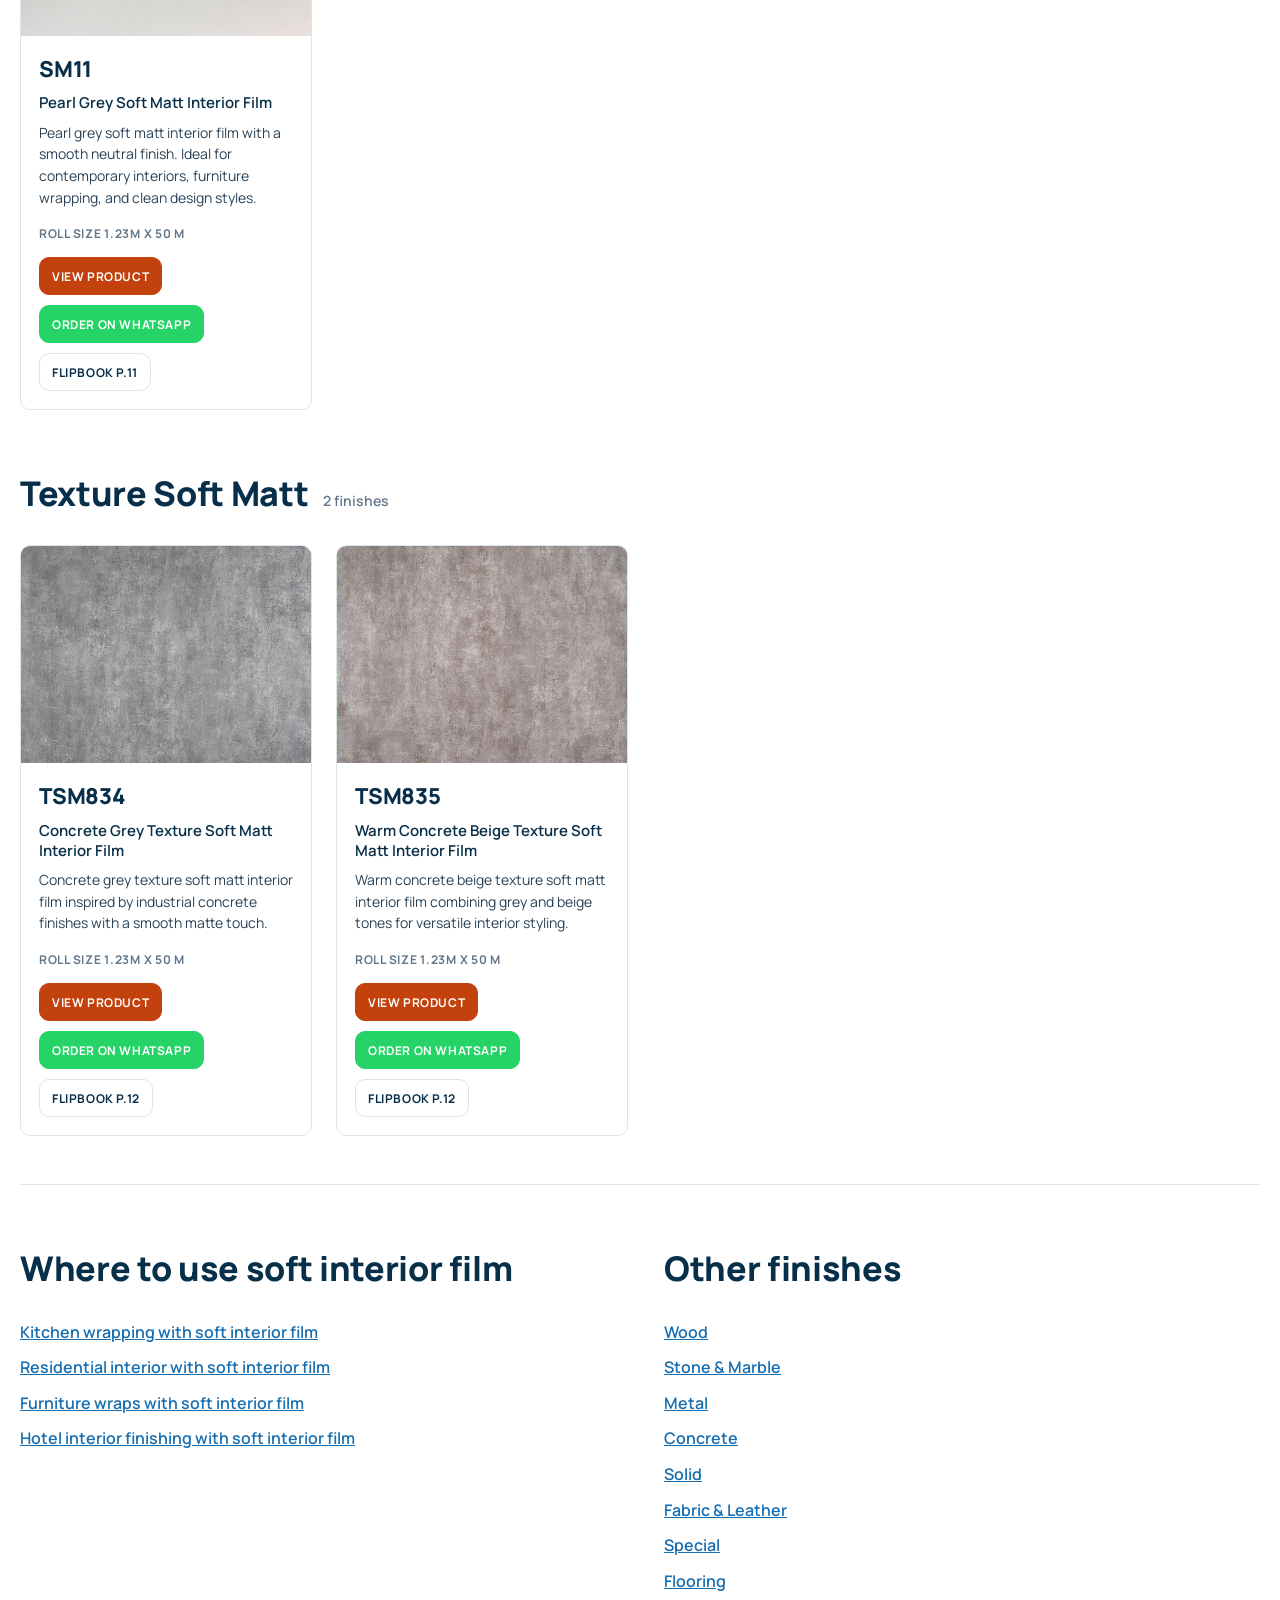
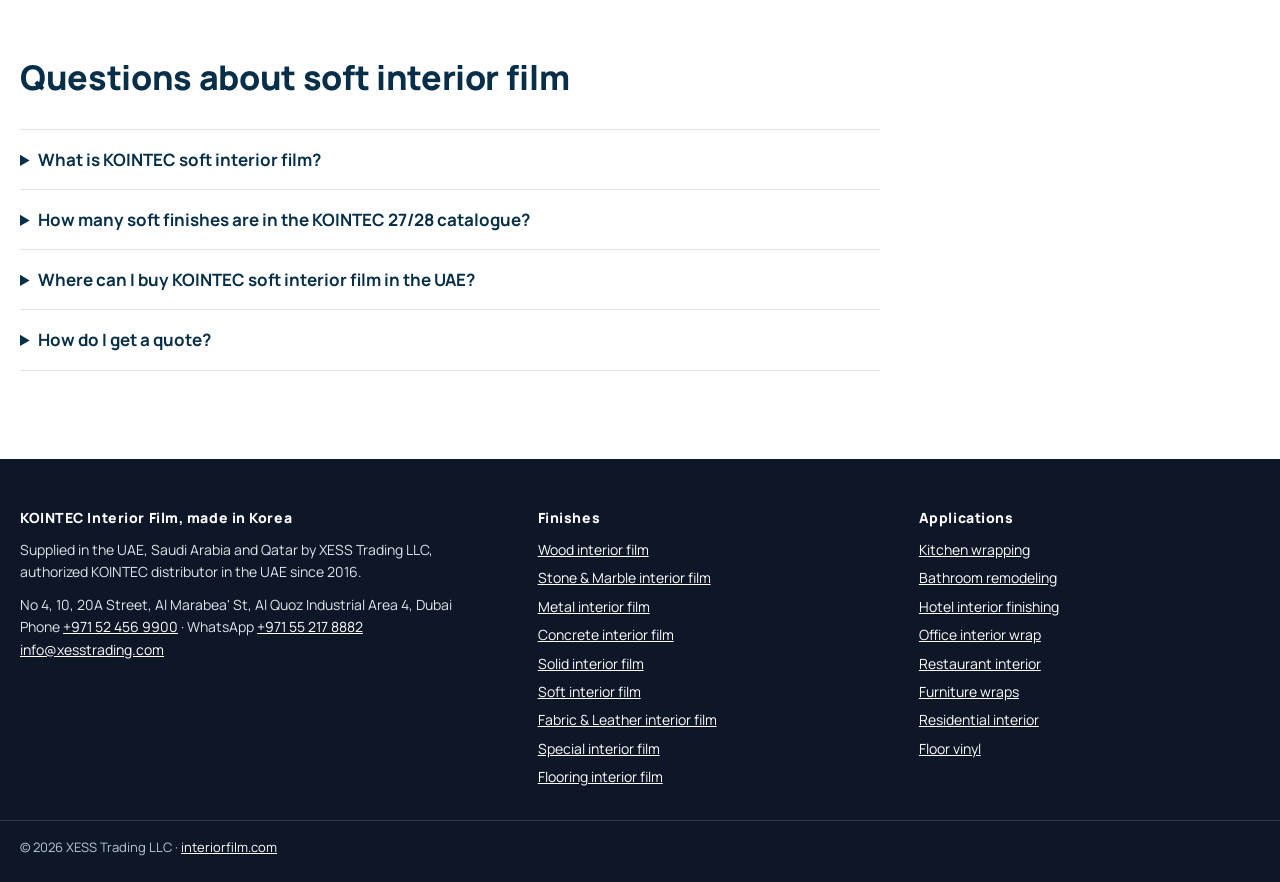
<file: finishes/soft-matt-interior-film/index.html>
<!doctype html>
<html lang="en">
<head>
<meta charset="utf-8">
<meta name="viewport" content="width=device-width, initial-scale=1, viewport-fit=cover">
<title>Soft Matt Interior Film Catalogue | KOINTEC UAE</title>
<meta name="description" content="7 KOINTEC soft interior film finishes with codes, swatches and interior photos. Soft matt interior film for UAE, KSA and Qatar projects, supplied by XESS…">
<link rel="canonical" href="https://catalogue.interiorfilm.com/finishes/soft-matt-interior-film/">
<meta name="robots" content="index, follow, max-image-preview:large">
<meta property="og:type" content="website">
<meta property="og:site_name" content="KOINTEC Interior Film Catalogue">
<meta property="og:title" content="Soft Matt Interior Film Catalogue | KOINTEC UAE">
<meta property="og:description" content="7 KOINTEC soft interior film finishes with codes, swatches and interior photos. Soft matt interior film for UAE, KSA and Qatar projects, supplied by XESS…">
<meta property="og:url" content="https://catalogue.interiorfilm.com/finishes/soft-matt-interior-film/">
<meta property="og:image" content="https://catalogue.interiorfilm.com/img/a/SM02.jpg">
<meta name="twitter:card" content="summary_large_image">
<meta name="theme-color" content="#082f49">
<link rel="icon" href="../../favicon.ico" sizes="any">
<link rel="preconnect" href="https://fonts.googleapis.com">
<link rel="preconnect" href="https://fonts.gstatic.com" crossorigin>
<link rel="stylesheet" href="https://fonts.googleapis.com/css2?family=Manrope:wght@400;500;600;700;800&display=swap">
<script type="application/ld+json">{"@context": "https://schema.org", "@graph": [{"@type": "CollectionPage", "name": "Soft Matt Interior Film", "url": "https://catalogue.interiorfilm.com/finishes/soft-matt-interior-film/", "description": "7 KOINTEC soft interior film finishes with codes, swatches and interior photos. Soft matt interior film for UAE, KSA and Qatar projects, supplied by XESS…", "publisher": {"@id": "https://interiorfilm.com/#org"}}, {"@type": "Organization", "@id": "https://interiorfilm.com/#org", "name": "XESS Trading LLC", "url": "https://interiorfilm.com/", "email": "info@xesstrading.com", "telephone": "+971 52 456 9900", "address": {"@type": "PostalAddress", "streetAddress": "No 4, 10, 20A Street, Al Marabea' St, Al Quoz Industrial Area 4", "addressLocality": "Dubai", "addressCountry": "AE"}, "areaServed": ["AE", "SA", "QA"]}, {"@type": "BreadcrumbList", "itemListElement": [{"@type": "ListItem", "position": 1, "name": "Catalogue", "item": "https://catalogue.interiorfilm.com/"}, {"@type": "ListItem", "position": 2, "name": "Finishes", "item": "https://catalogue.interiorfilm.com/finishes/"}, {"@type": "ListItem", "position": 3, "name": "Soft", "item": "https://catalogue.interiorfilm.com/finishes/soft-matt-interior-film/"}]}, {"@type": "ItemList", "name": "KOINTEC Soft interior film finishes", "numberOfItems": 7, "itemListElement": [{"@type": "ListItem", "position": 1, "item": {"@type": "Product", "name": "Pure White Soft Matt Interior Film", "sku": "SM01", "brand": {"@type": "Brand", "name": "KOINTEC"}, "image": "https://catalogue.interiorfilm.com/img/s/SM01.jpg", "description": "Pure white soft matt interior film with a smooth non-reflective finish, ideal for minimalist walls and modern interiors.", "url": "https://interiorfilm.com/uae/en/category/soft/soft-matt/pure-white-soft-matt-interior-film", "category": "Soft interior film"}}, {"@type": "ListItem", "position": 2, "item": {"@type": "Product", "name": "Warm Off-White Soft Matt Interior Film", "sku": "SM02", "brand": {"@type": "Brand", "name": "KOINTEC"}, "image": "https://catalogue.interiorfilm.com/img/s/SM02.jpg", "description": "Warm off-white soft matt interior film with subtle undertones, perfect for cabinetry and feature walls.", "url": "https://interiorfilm.com/uae/en/category/soft/soft-matt/warm-off-white-soft-matt-interior-film", "category": "Soft interior film"}}, {"@type": "ListItem", "position": 3, "item": {"@type": "Product", "name": "Warm Light Grey Soft Matt Interior Film", "sku": "SM03", "brand": {"@type": "Brand", "name": "KOINTEC"}, "image": "https://catalogue.interiorfilm.com/img/s/SM03.jpg", "description": "Soft matt interior film in warm light greige tones, suitable for modern interiors and furniture wrapping.", "url": "https://interiorfilm.com/uae/en/category/soft/soft-matt/warm-light-grey-soft-matt-interior-film", "category": "Soft interior film"}}, {"@type": "ListItem", "position": 4, "item": {"@type": "Product", "name": "Graphite Black Soft Matt Interior Film", "sku": "SM06", "brand": {"@type": "Brand", "name": "KOINTEC"}, "image": "https://catalogue.interiorfilm.com/img/s/SM06.jpg", "description": "Graphite black soft matt interior film featuring a low-sheen finish. Suitable for luxury interiors, accent surfaces, and modern décor.", "url": "https://interiorfilm.com/uae/en/category/soft/soft-matt/graphite-black-soft-matt-interior-film", "category": "Soft interior film"}}, {"@type": "ListItem", "position": 5, "item": {"@type": "Product", "name": "Pearl Grey Soft Matt Interior Film", "sku": "SM11", "brand": {"@type": "Brand", "name": "KOINTEC"}, "image": "https://catalogue.interiorfilm.com/img/s/SM11.jpg", "description": "Pearl grey soft matt interior film with a smooth neutral finish. Ideal for contemporary interiors, furniture wrapping, and clean design styles.", "url": "https://interiorfilm.com/uae/en/category/soft/soft-matt/pearl-grey-soft-matt-interior-film", "category": "Soft interior film"}}, {"@type": "ListItem", "position": 6, "item": {"@type": "Product", "name": "Concrete Grey Texture Soft Matt Interior Film", "sku": "TSM834", "brand": {"@type": "Brand", "name": "KOINTEC"}, "image": "https://catalogue.interiorfilm.com/img/s/TSM834.jpg", "description": "Concrete grey texture soft matt interior film inspired by industrial concrete finishes with a smooth matte touch.", "url": "https://interiorfilm.com/uae/en/category/soft/texture-soft-matt/concrete-grey-texture-soft-matt", "category": "Soft interior film"}}, {"@type": "ListItem", "position": 7, "item": {"@type": "Product", "name": "Warm Concrete Beige Texture Soft Matt Interior Film", "sku": "TSM835", "brand": {"@type": "Brand", "name": "KOINTEC"}, "image": "https://catalogue.interiorfilm.com/img/s/TSM835.jpg", "description": "Warm concrete beige texture soft matt interior film combining grey and beige tones for versatile interior styling.", "url": "https://interiorfilm.com/uae/en/category/soft/texture-soft-matt/warm-concrete-beige-texture-soft-matt", "category": "Soft interior film"}}]}, {"@type": "FAQPage", "mainEntity": [{"@type": "Question", "name": "What is KOINTEC soft interior film?", "acceptedAnswer": {"@type": "Answer", "text": "It is a self-adhesive architectural film, made in Korea, that gives existing surfaces such as cabinets, doors, walls and furniture a soft finish without replacing them."}}, {"@type": "Question", "name": "How many soft finishes are in the KOINTEC 27/28 catalogue?", "acceptedAnswer": {"@type": "Answer", "text": "7 finishes across Soft Matt, Texture Soft Matt. Each one is listed on this page with its product code."}}, {"@type": "Question", "name": "Where can I buy KOINTEC soft interior film in the UAE?", "acceptedAnswer": {"@type": "Answer", "text": "From XESS Trading LLC in Al Quoz, Dubai, the authorized KOINTEC distributor in the UAE since 2016, through interiorfilm.com. We also supply Saudi Arabia and Qatar."}}, {"@type": "Question", "name": "How do I get a quote?", "acceptedAnswer": {"@type": "Answer", "text": "Send the product codes you like to our team through the contact page on interiorfilm.com, by WhatsApp on +971 55 217 8882 or by email to info@xesstrading.com."}}]}]}</script>
<link rel="stylesheet" href="../../assets/site.css">
</head><body>
<header class="top"><div class="wrap top-in">
<a class="logo" href="../../"><img src="../../img/logo-kointec.png" alt="KOINTEC" width="611" height="219"><span class="sep" aria-hidden="true"></span><span class="cat"><small>Interior Film</small> <b>Catalogue 27/28</b></span></a>
<nav aria-label="Main"><a href="../../">Flipbook</a><a href="../../finishes/" aria-current="page">All finishes</a><a href="https://xesstrading.com/KOINTEC-XT-catalogue-27-28.pdf" rel="noopener">Download PDF</a><a href="https://interiorfilm.com/uae/en" rel="noopener">interiorfilm.com</a></nav></div></header>
<main>
<div class="wrap">
<nav class="crumbs" aria-label="Breadcrumb"><a href="../../">Catalogue</a> › <a href="../../finishes/">Finishes</a> › <span>Soft</span></nav>
<div class="hero">
<div class="hero-t"><p class="eyebrow">KOINTEC 27/28 · 7 finishes</p>
<h1>Soft Matt Interior Film</h1>
<p class="lede">KOINTEC soft matt interior film has a velvety, low-sheen surface that suits kitchen fronts, bedroom furniture and wardrobes. This page lists every Soft Matt and Texture Soft Matt finish in the KOINTEC 27/28 catalogue with its code, from pearl grey and warm neutrals to textured wood looks. Open a finish to see it in an interior, or go to interiorfilm.com for the full product details.</p>
<div class="acts"><a class="b pri" href="https://interiorfilm.com/uae/en/category/soft">Shop soft matt interior film on interiorfilm.com</a><a class="b" href="../../#page-11">Open in flipbook</a></div>
<p class="jump"><a href="#soft-matt">Soft Matt</a> · <a href="#texture-soft-matt">Texture Soft Matt</a></p></div>
<figure class="hero-i"><img src="../../img/a/SM02.jpg" alt="Warm Off-White Soft Matt Interior Film (SM02) in an interior" width="1100" height="825" fetchpriority="high"><figcaption>Shown: SM02 Warm Off-White Soft Matt Interior Film</figcaption></figure>
</div>
<section class="grp" id="soft-matt"><h2>Soft Matt <span>5 finishes</span></h2><div class="grid"><article class="card" id="sm01">
<div class="sw"><img src="../../img/s/SM01.jpg" alt="SM01 Pure White Soft Matt Interior Film swatch" width="520" height="390" loading="lazy" decoding="async"></div>
<div class="meta"><p class="code">SM01</p><h3>Pure White Soft Matt Interior Film</h3>
<p class="d">Pure white soft matt interior film with a smooth non-reflective finish, ideal for minimalist walls and modern interiors.</p><p class="sz">Roll size 1.23m x 50 m</p>
<div class="acts"><a class="b pri" href="https://interiorfilm.com/uae/en/category/soft/soft-matt/pure-white-soft-matt-interior-film">View product</a><a class="b wa" href="https://wa.me/971527844188?text=I%27m%20interested%20in%20Pure%20White%20Soft%20Matt%20Interior%20Film%20%28SKU%3A%20SM01%29" target="_blank" rel="noopener">Order on WhatsApp</a><a class="b" href="../../#page-11">Flipbook p.11</a></div></div></article><article class="card" id="sm02">
<div class="sw"><img src="../../img/s/SM02.jpg" alt="SM02 Warm Off-White Soft Matt Interior Film swatch" width="520" height="390" loading="lazy" decoding="async"></div>
<div class="meta"><p class="code">SM02</p><h3>Warm Off-White Soft Matt Interior Film</h3>
<p class="d">Warm off-white soft matt interior film with subtle undertones, perfect for cabinetry and feature walls.</p><p class="sz">Roll size 1.23m x 50 m</p>
<div class="acts"><a class="b pri" href="https://interiorfilm.com/uae/en/category/soft/soft-matt/warm-off-white-soft-matt-interior-film">View product</a><a class="b wa" href="https://wa.me/971527844188?text=I%27m%20interested%20in%20Warm%20Off-White%20Soft%20Matt%20Interior%20Film%20%28SKU%3A%20SM02%29" target="_blank" rel="noopener">Order on WhatsApp</a><a class="b" href="../../#page-11">Flipbook p.11</a></div></div></article><article class="card" id="sm03">
<div class="sw"><img src="../../img/s/SM03.jpg" alt="SM03 Warm Light Grey Soft Matt Interior Film swatch" width="520" height="390" loading="lazy" decoding="async"></div>
<div class="meta"><p class="code">SM03</p><h3>Warm Light Grey Soft Matt Interior Film</h3>
<p class="d">Soft matt interior film in warm light greige tones, suitable for modern interiors and furniture wrapping.</p><p class="sz">Roll size 1.23m x 50 m</p>
<div class="acts"><a class="b pri" href="https://interiorfilm.com/uae/en/category/soft/soft-matt/warm-light-grey-soft-matt-interior-film">View product</a><a class="b wa" href="https://wa.me/971527844188?text=I%27m%20interested%20in%20Warm%20Light%20Grey%20Soft%20Matt%20Interior%20Film%20%28SKU%3A%20SM03%29" target="_blank" rel="noopener">Order on WhatsApp</a><a class="b" href="../../#page-11">Flipbook p.11</a></div></div></article><article class="card" id="sm06">
<div class="sw"><img src="../../img/s/SM06.jpg" alt="SM06 Graphite Black Soft Matt Interior Film swatch" width="520" height="390" loading="lazy" decoding="async"></div>
<div class="meta"><p class="code">SM06</p><h3>Graphite Black Soft Matt Interior Film</h3>
<p class="d">Graphite black soft matt interior film featuring a low-sheen finish. Suitable for luxury interiors, accent surfaces, and modern décor.</p><p class="sz">Roll size 1.23m x 50 m</p>
<div class="acts"><a class="b pri" href="https://interiorfilm.com/uae/en/category/soft/soft-matt/graphite-black-soft-matt-interior-film">View product</a><a class="b wa" href="https://wa.me/971527844188?text=I%27m%20interested%20in%20Graphite%20Black%20Soft%20Matt%20Interior%20Film%20%28SKU%3A%20SM06%29" target="_blank" rel="noopener">Order on WhatsApp</a><a class="b" href="../../#page-11">Flipbook p.11</a></div></div></article><article class="card" id="sm11">
<div class="sw"><img src="../../img/s/SM11.jpg" alt="SM11 Pearl Grey Soft Matt Interior Film swatch" width="520" height="390" loading="lazy" decoding="async"></div>
<div class="meta"><p class="code">SM11</p><h3>Pearl Grey Soft Matt Interior Film</h3>
<p class="d">Pearl grey soft matt interior film with a smooth neutral finish. Ideal for contemporary interiors, furniture wrapping, and clean design styles.</p><p class="sz">Roll size 1.23m x 50 m</p>
<div class="acts"><a class="b pri" href="https://interiorfilm.com/uae/en/category/soft/soft-matt/pearl-grey-soft-matt-interior-film">View product</a><a class="b wa" href="https://wa.me/971527844188?text=I%27m%20interested%20in%20Pearl%20Grey%20Soft%20Matt%20Interior%20Film%20%28SKU%3A%20SM11%29" target="_blank" rel="noopener">Order on WhatsApp</a><a class="b" href="../../#page-11">Flipbook p.11</a></div></div></article></div></section><section class="grp" id="texture-soft-matt"><h2>Texture Soft Matt <span>2 finishes</span></h2><div class="grid"><article class="card" id="tsm834">
<div class="sw"><img src="../../img/s/TSM834.jpg" alt="TSM834 Concrete Grey Texture Soft Matt Interior Film swatch" width="520" height="390" loading="lazy" decoding="async"></div>
<div class="meta"><p class="code">TSM834</p><h3>Concrete Grey Texture Soft Matt Interior Film</h3>
<p class="d">Concrete grey texture soft matt interior film inspired by industrial concrete finishes with a smooth matte touch.</p><p class="sz">Roll size 1.23m x 50 m</p>
<div class="acts"><a class="b pri" href="https://interiorfilm.com/uae/en/category/soft/texture-soft-matt/concrete-grey-texture-soft-matt">View product</a><a class="b wa" href="https://wa.me/971527844188?text=I%27m%20interested%20in%20Concrete%20Grey%20Texture%20Soft%20Matt%20Interior%20Film%20%28SKU%3A%20TSM834%29" target="_blank" rel="noopener">Order on WhatsApp</a><a class="b" href="../../#page-12">Flipbook p.12</a></div></div></article><article class="card" id="tsm835">
<div class="sw"><img src="../../img/s/TSM835.jpg" alt="TSM835 Warm Concrete Beige Texture Soft Matt Interior Film swatch" width="520" height="390" loading="lazy" decoding="async"></div>
<div class="meta"><p class="code">TSM835</p><h3>Warm Concrete Beige Texture Soft Matt Interior Film</h3>
<p class="d">Warm concrete beige texture soft matt interior film combining grey and beige tones for versatile interior styling.</p><p class="sz">Roll size 1.23m x 50 m</p>
<div class="acts"><a class="b pri" href="https://interiorfilm.com/uae/en/category/soft/texture-soft-matt/warm-concrete-beige-texture-soft-matt">View product</a><a class="b wa" href="https://wa.me/971527844188?text=I%27m%20interested%20in%20Warm%20Concrete%20Beige%20Texture%20Soft%20Matt%20Interior%20Film%20%28SKU%3A%20TSM835%29" target="_blank" rel="noopener">Order on WhatsApp</a><a class="b" href="../../#page-12">Flipbook p.12</a></div></div></article></div></section>
<section class="more">
<div><h2>Where to use soft interior film</h2><ul class="links"><li><a href="https://interiorfilm.com/uae/en/kitchen-wrapping">Kitchen wrapping with soft interior film</a></li><li><a href="https://interiorfilm.com/uae/en/residential-interior">Residential interior with soft interior film</a></li><li><a href="https://interiorfilm.com/uae/en/furniture-wraps">Furniture wraps with soft interior film</a></li><li><a href="https://interiorfilm.com/uae/en/hotel-interior-finishing">Hotel interior finishing with soft interior film</a></li></ul></div>
<div><h2>Other finishes</h2><ul class="links"><li><a href="../../finishes/wood-interior-film/">Wood</a></li><li><a href="../../finishes/marble-stone-interior-film/">Stone &amp; Marble</a></li><li><a href="../../finishes/metal-interior-film/">Metal</a></li><li><a href="../../finishes/concrete-interior-film/">Concrete</a></li><li><a href="../../finishes/solid-colour-interior-film/">Solid</a></li><li><a href="../../finishes/leather-fabric-interior-film/">Fabric &amp; Leather</a></li><li><a href="../../finishes/glitter-decoration-film/">Special</a></li><li><a href="../../finishes/floor-vinyl-film/">Flooring</a></li></ul></div>
</section>
<section class="faq"><h2>Questions about soft interior film</h2>
<details><summary>What is KOINTEC soft interior film?</summary><p>It is a self-adhesive architectural film, made in Korea, that gives existing surfaces such as cabinets, doors, walls and furniture a soft finish without replacing them.</p></details><details><summary>How many soft finishes are in the KOINTEC 27/28 catalogue?</summary><p>7 finishes across Soft Matt, Texture Soft Matt. Each one is listed on this page with its product code.</p></details><details><summary>Where can I buy KOINTEC soft interior film in the UAE?</summary><p>From XESS Trading LLC in Al Quoz, Dubai, the authorized KOINTEC distributor in the UAE since 2016, through interiorfilm.com. We also supply Saudi Arabia and Qatar.</p></details><details><summary>How do I get a quote?</summary><p>Send the product codes you like to our team through the contact page on interiorfilm.com, by WhatsApp on +971 55 217 8882 or by email to info@xesstrading.com.</p></details>
</section>
</div>
</main>
<footer class="foot"><div class="wrap foot-in">
<div><p class="fh">KOINTEC Interior Film, made in Korea</p>
<p>Supplied in the UAE, Saudi Arabia and Qatar by XESS Trading LLC, authorized KOINTEC distributor in the UAE since 2016.</p>
<p>No 4, 10, 20A Street, Al Marabea&#x27; St, Al Quoz Industrial Area 4, Dubai<br>Phone <a href="tel:+971524569900">+971 52 456 9900</a> · WhatsApp <a href="https://wa.me/971552178882">+971 55 217 8882</a><br><a href="mailto:info@xesstrading.com">info@xesstrading.com</a></p></div>
<div><p class="fh">Finishes</p><ul><li><a href="../../finishes/wood-interior-film/">Wood interior film</a></li><li><a href="../../finishes/marble-stone-interior-film/">Stone &amp; Marble interior film</a></li><li><a href="../../finishes/metal-interior-film/">Metal interior film</a></li><li><a href="../../finishes/concrete-interior-film/">Concrete interior film</a></li><li><a href="../../finishes/solid-colour-interior-film/">Solid interior film</a></li><li><a href="../../finishes/soft-matt-interior-film/">Soft interior film</a></li><li><a href="../../finishes/leather-fabric-interior-film/">Fabric &amp; Leather interior film</a></li><li><a href="../../finishes/glitter-decoration-film/">Special interior film</a></li><li><a href="../../finishes/floor-vinyl-film/">Flooring interior film</a></li></ul></div>
<div><p class="fh">Applications</p><ul><li><a href="https://interiorfilm.com/uae/en/kitchen-wrapping">Kitchen wrapping</a></li><li><a href="https://interiorfilm.com/uae/en/bathroom-remodeling">Bathroom remodeling</a></li><li><a href="https://interiorfilm.com/uae/en/hotel-interior-finishing">Hotel interior finishing</a></li><li><a href="https://interiorfilm.com/uae/en/office-interior-wrap">Office interior wrap</a></li><li><a href="https://interiorfilm.com/uae/en/restaurant-interior">Restaurant interior</a></li><li><a href="https://interiorfilm.com/uae/en/furniture-wraps">Furniture wraps</a></li><li><a href="https://interiorfilm.com/uae/en/residential-interior">Residential interior</a></li><li><a href="https://interiorfilm.com/uae/en/floor-vinyl">Floor vinyl</a></li></ul></div>
</div><div class="wrap legal">© 2026 XESS Trading LLC · <a href="https://interiorfilm.com/">interiorfilm.com</a></div></footer>
</body></html>
</file>
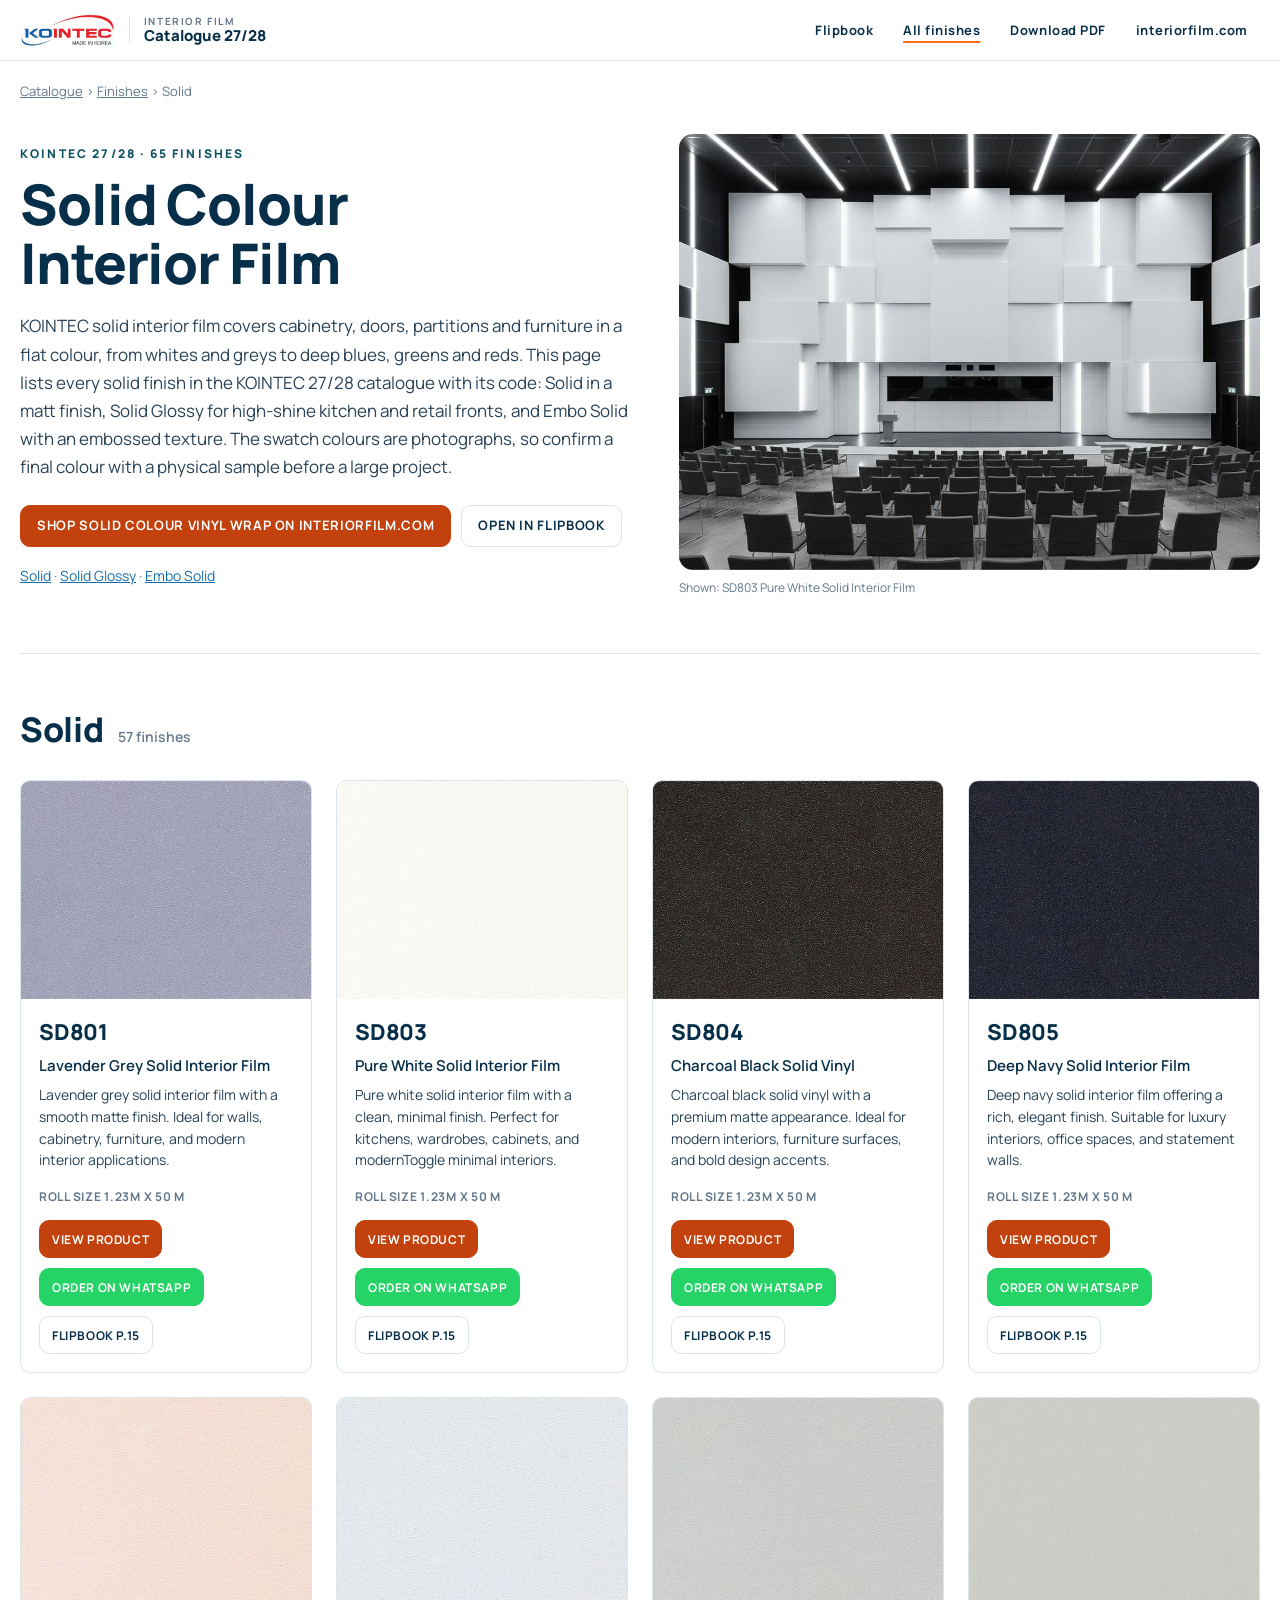
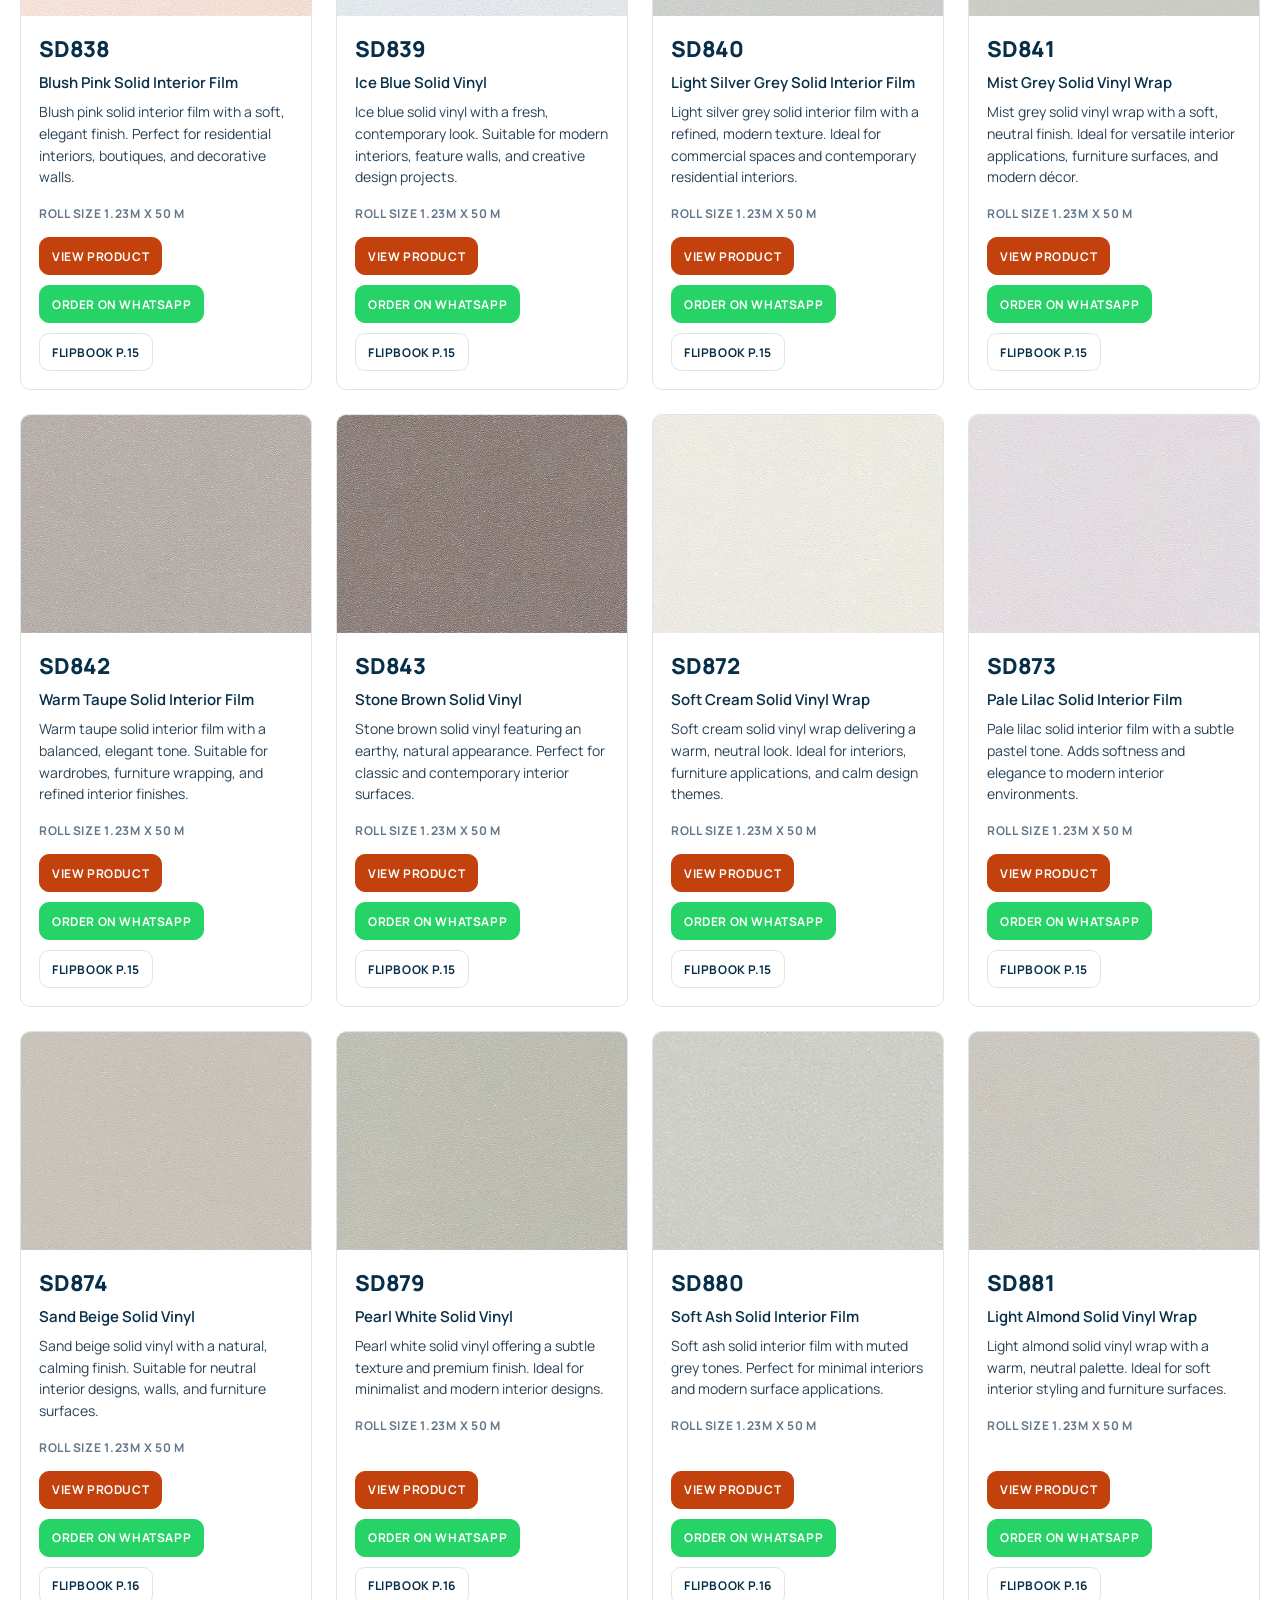
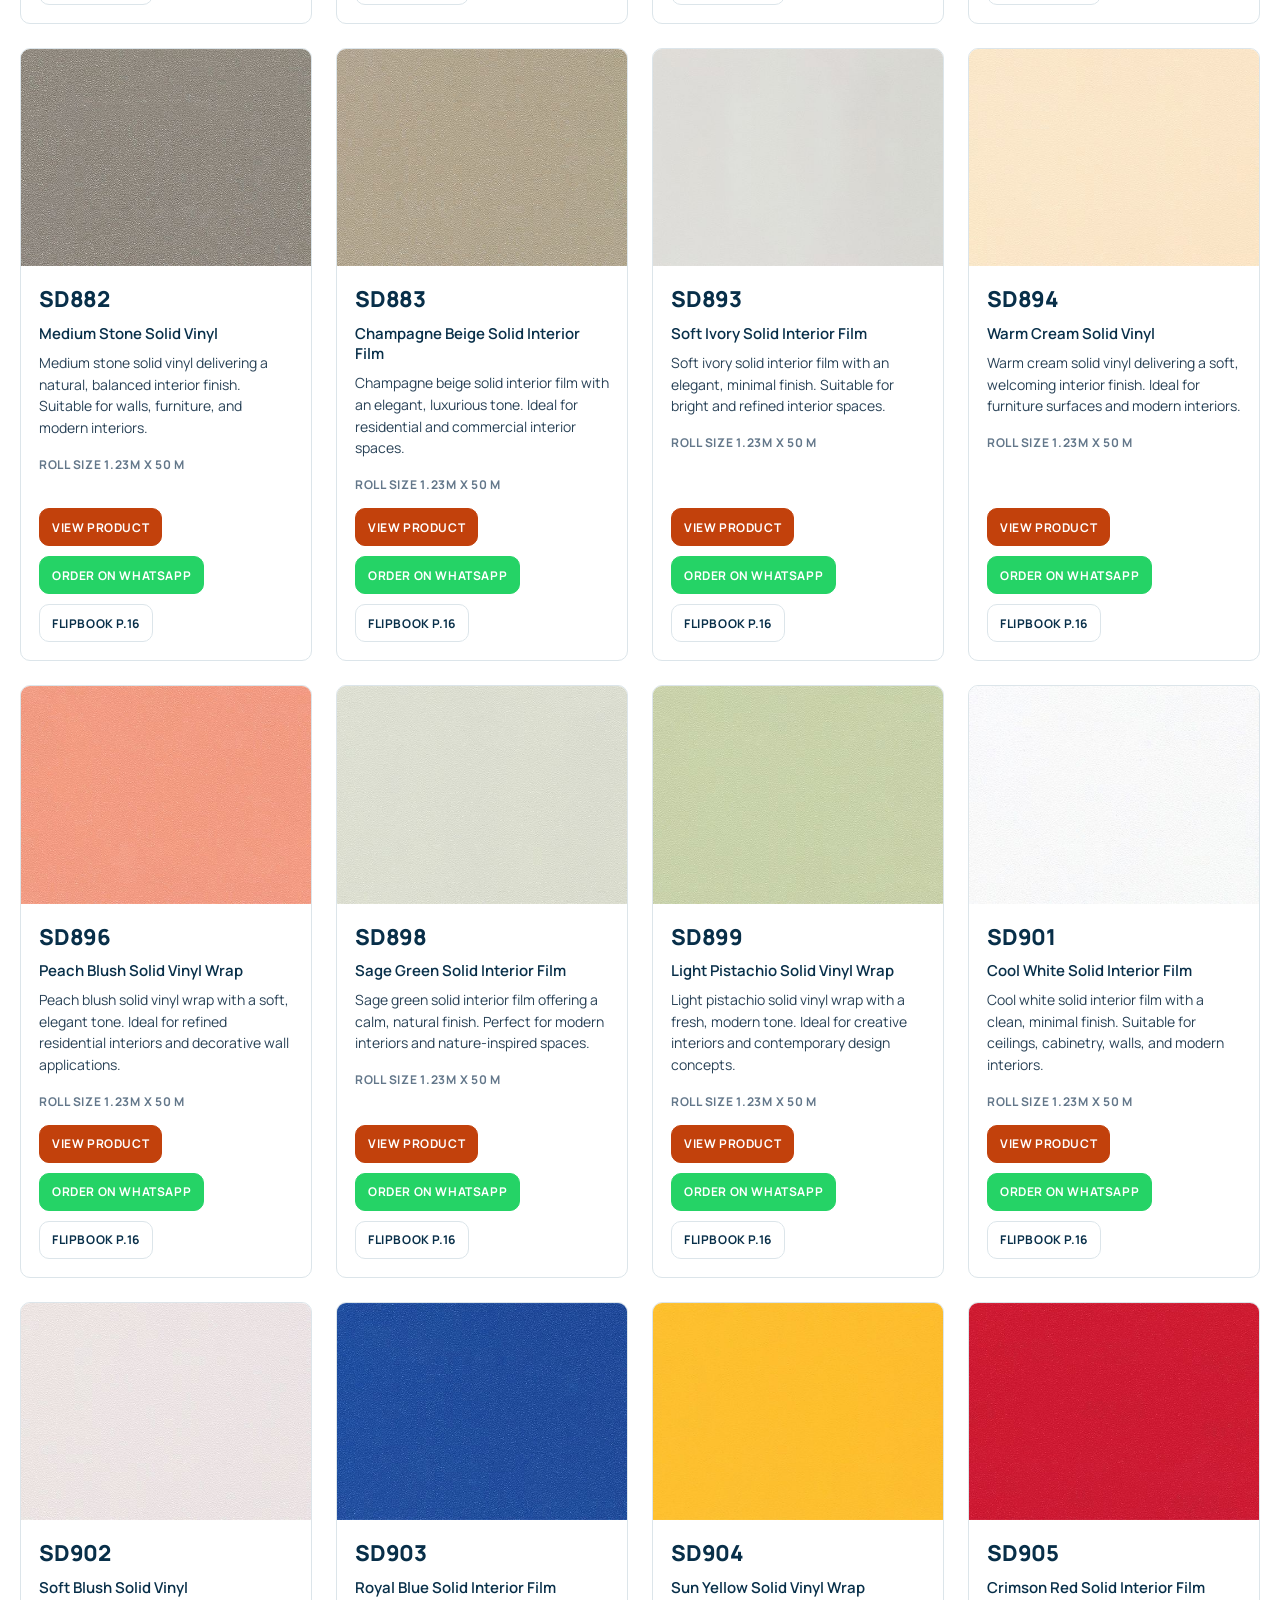
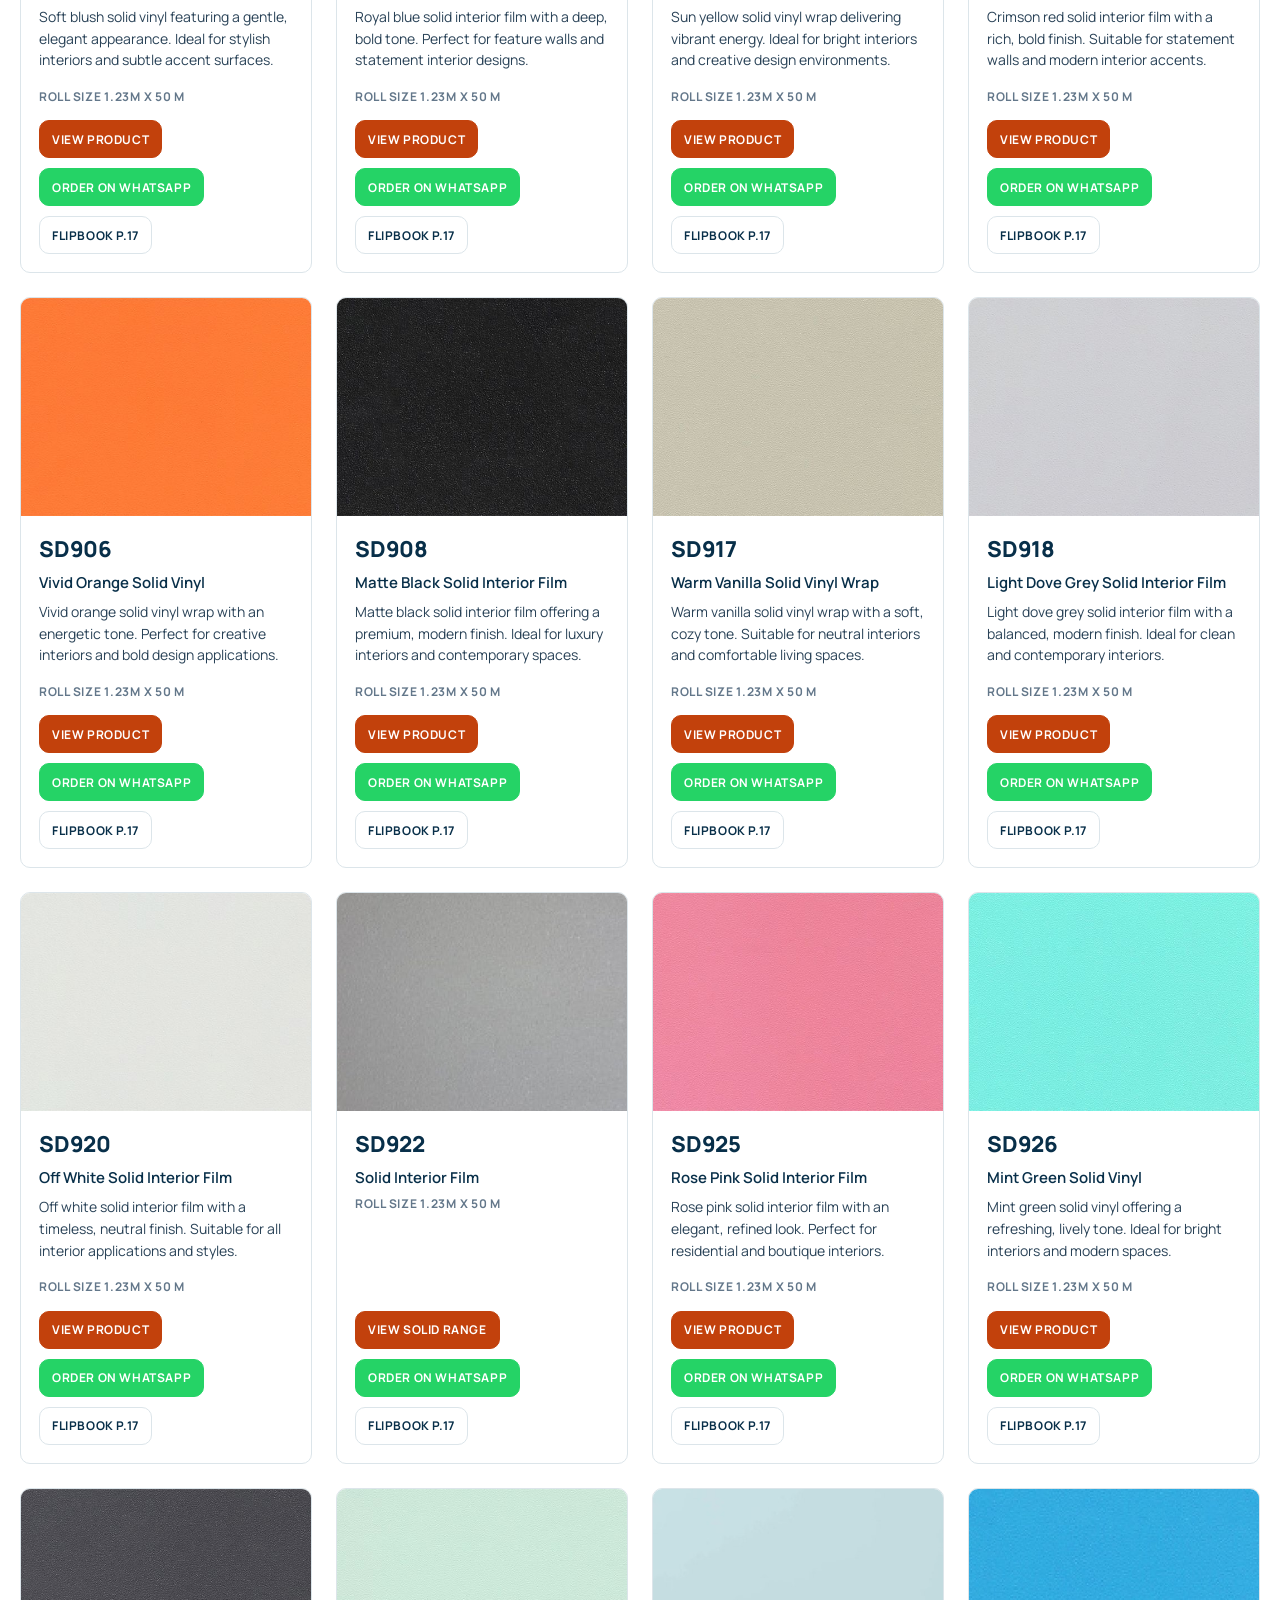
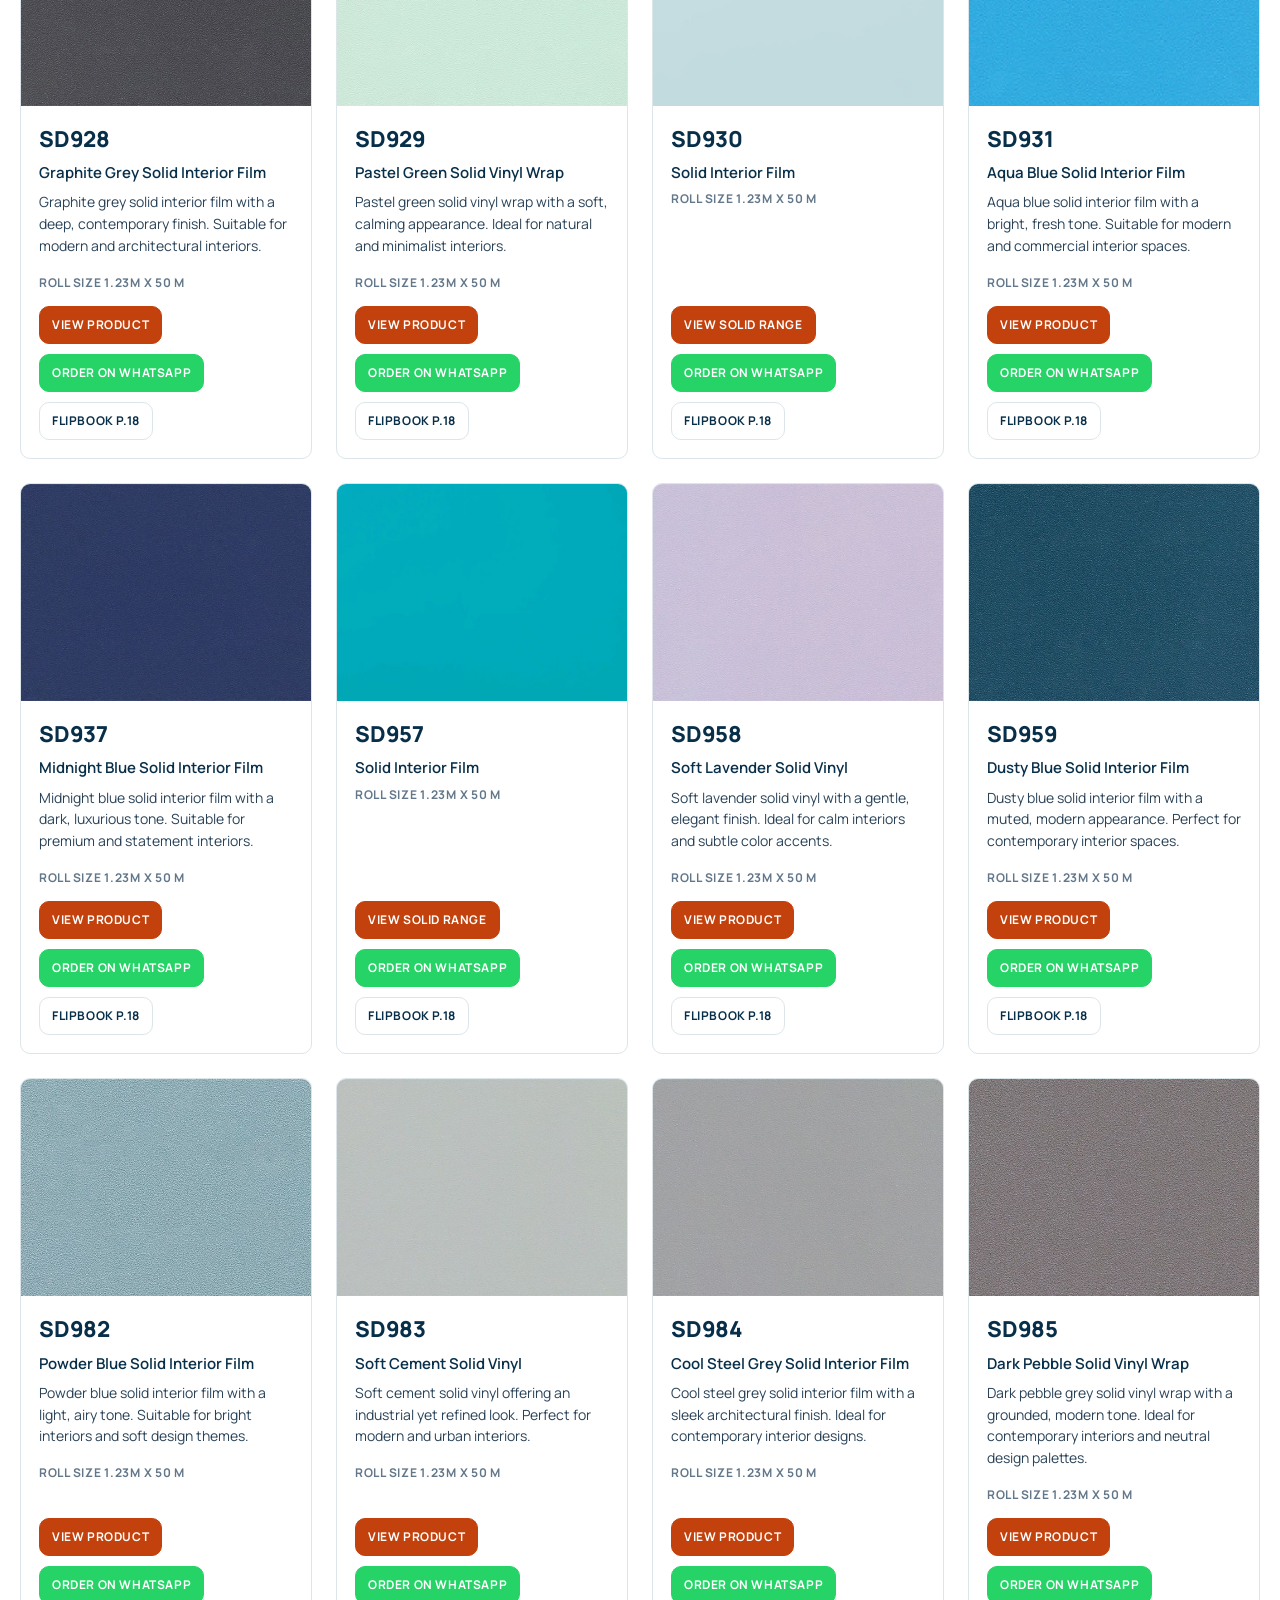
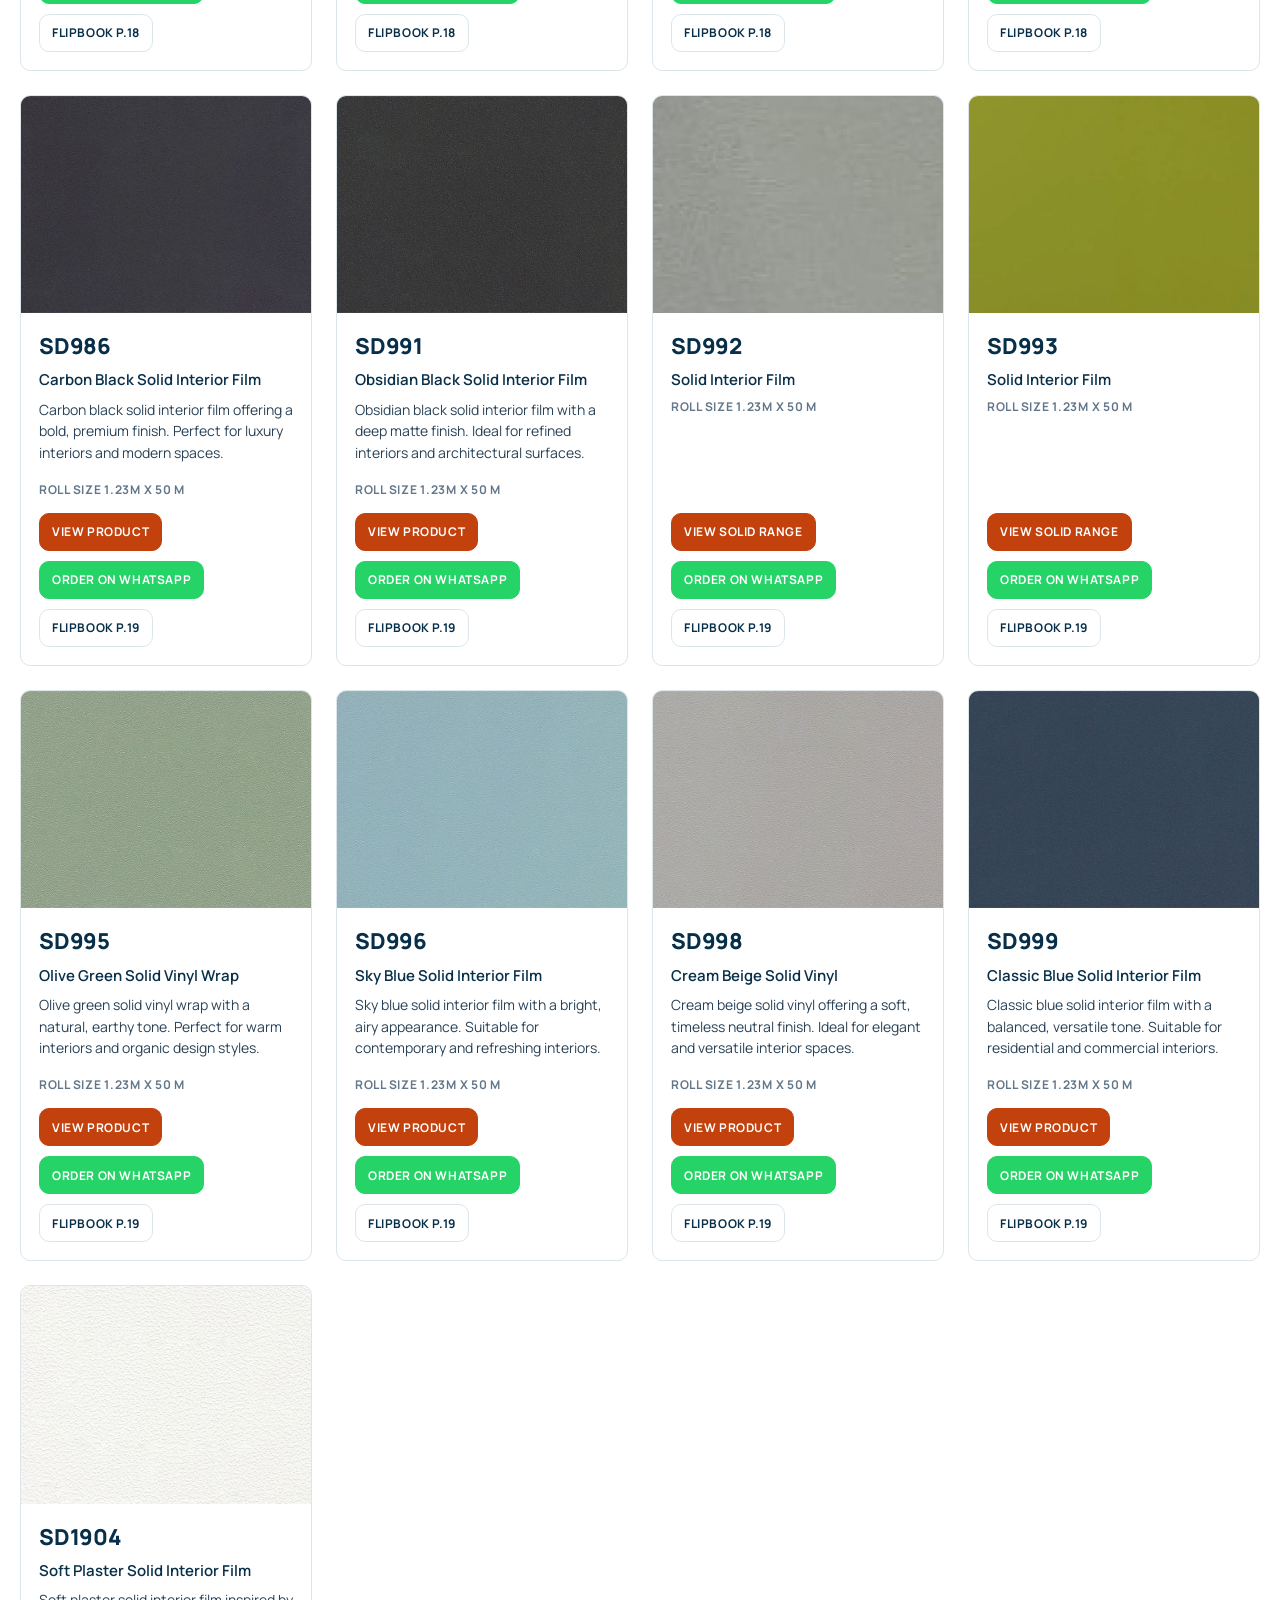
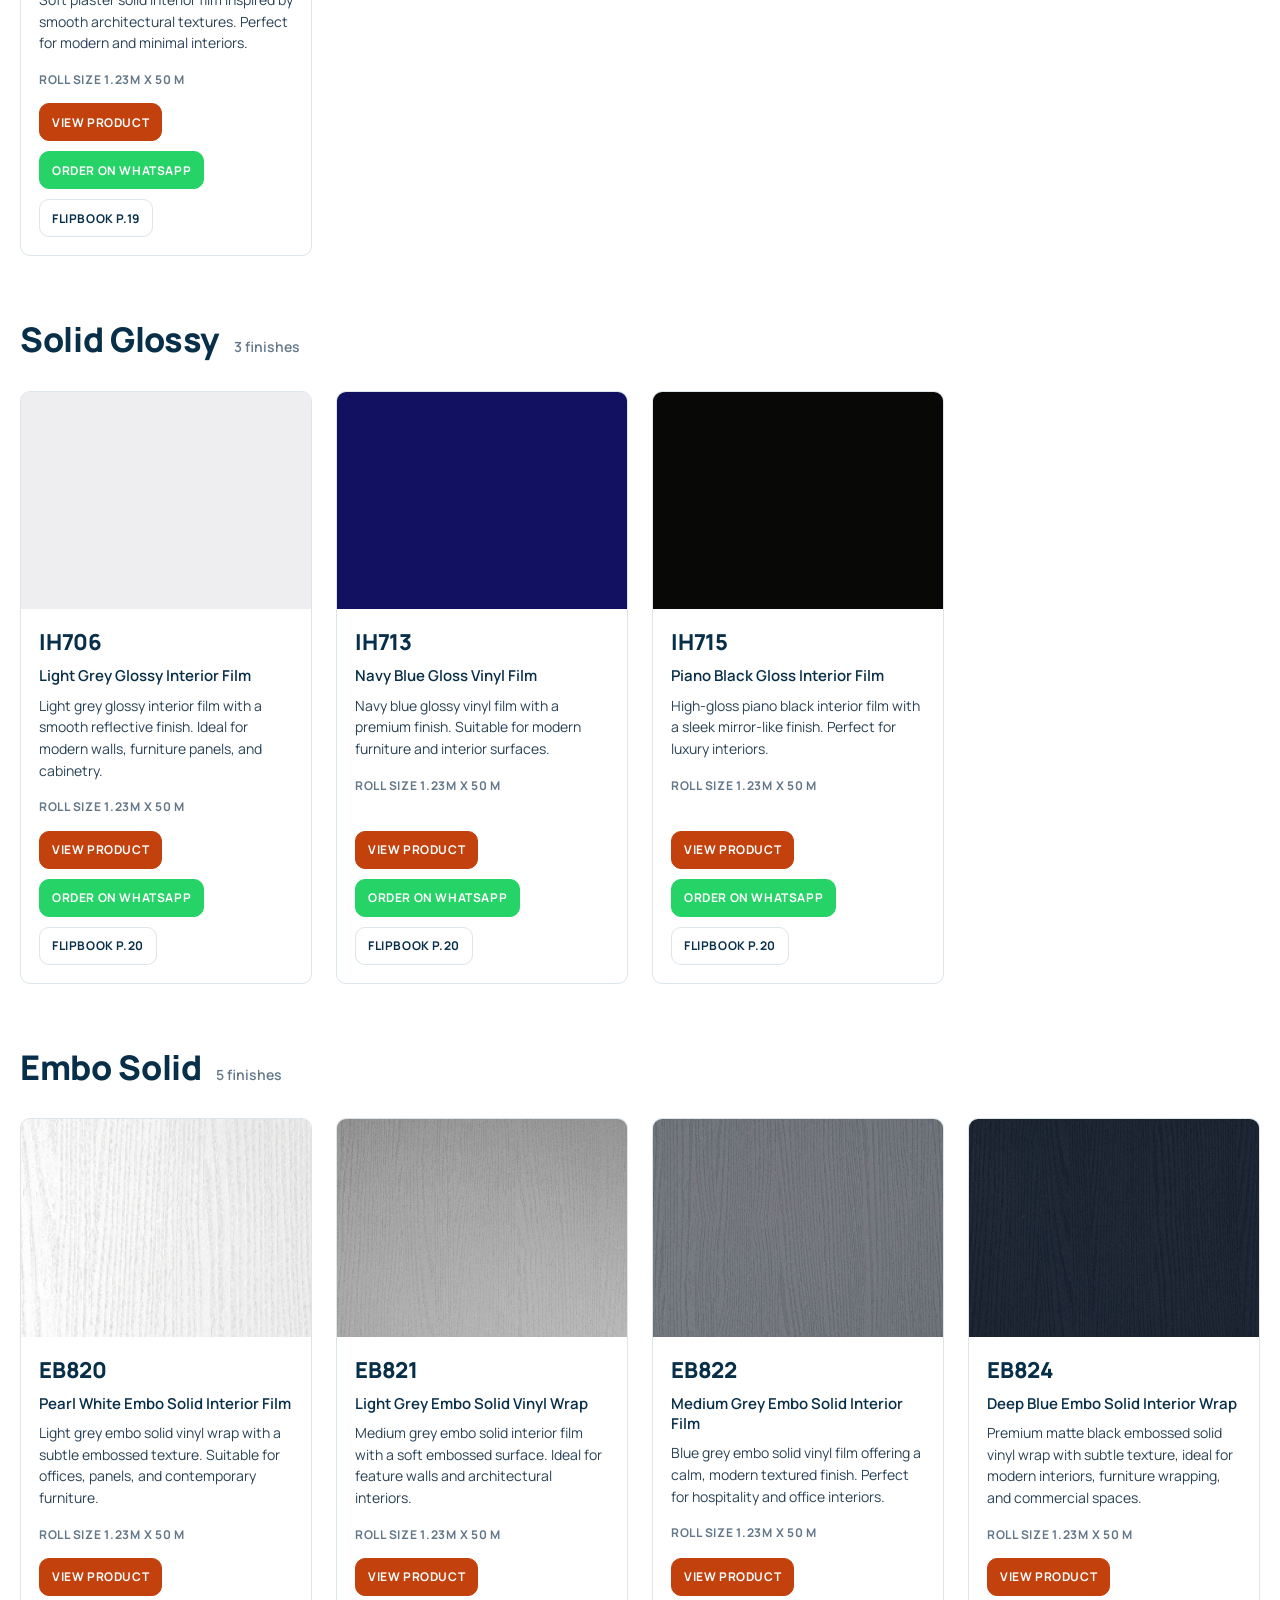
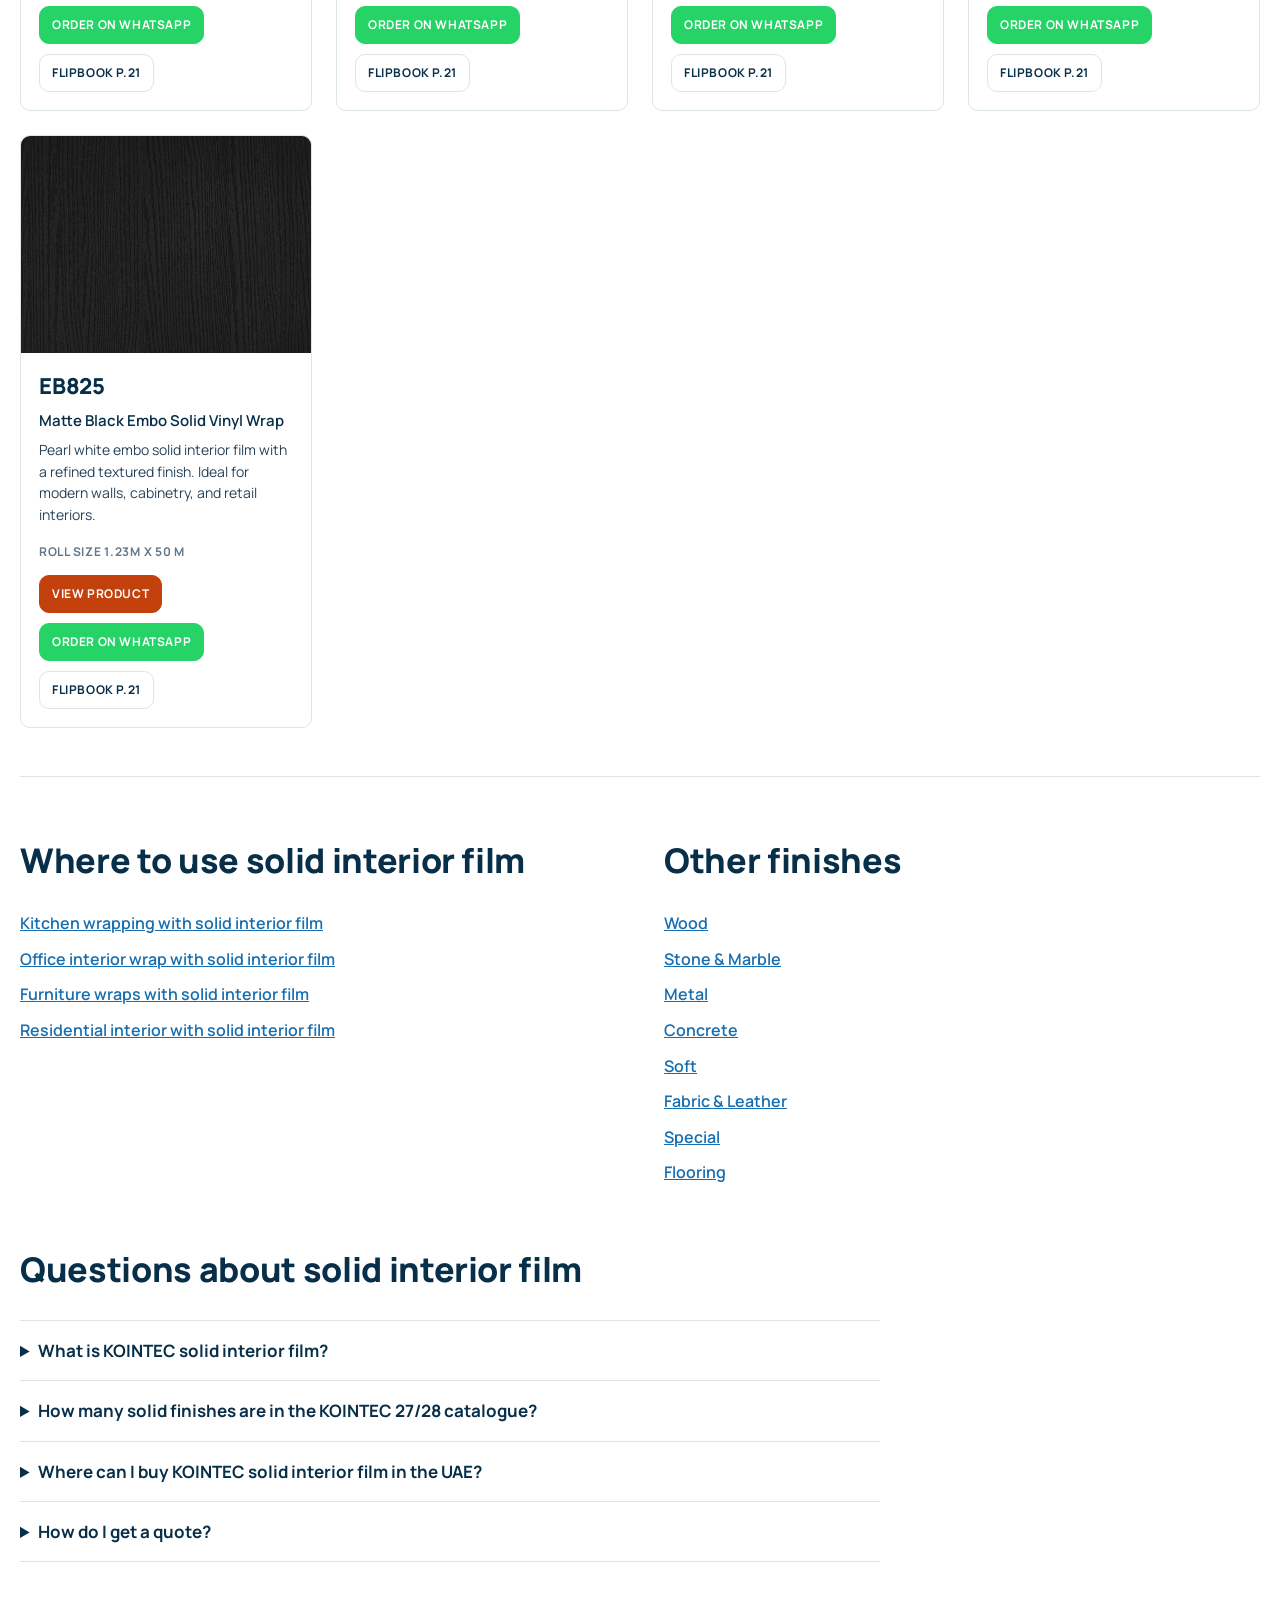
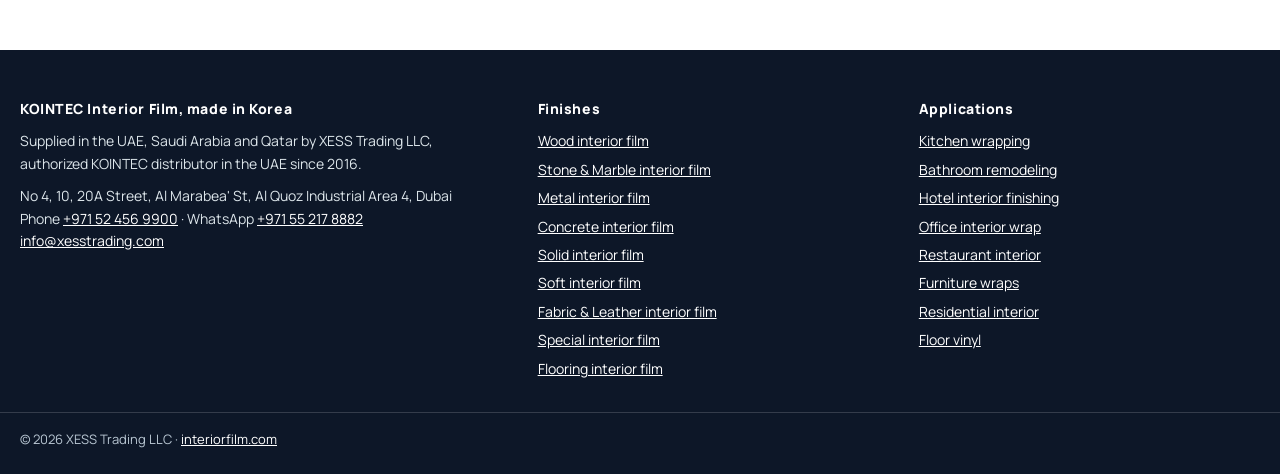
<file: finishes/solid-colour-interior-film/index.html>
<!doctype html>
<html lang="en">
<head>
<meta charset="utf-8">
<meta name="viewport" content="width=device-width, initial-scale=1, viewport-fit=cover">
<title>Solid Colour Vinyl Wrap &amp; Interior Film | KOINTEC UAE</title>
<meta name="description" content="65 KOINTEC solid interior film finishes with codes, swatches and interior photos. Solid colour vinyl wrap for UAE, KSA and Qatar projects, supplied by XESS…">
<link rel="canonical" href="https://catalogue.interiorfilm.com/finishes/solid-colour-interior-film/">
<meta name="robots" content="index, follow, max-image-preview:large">
<meta property="og:type" content="website">
<meta property="og:site_name" content="KOINTEC Interior Film Catalogue">
<meta property="og:title" content="Solid Colour Vinyl Wrap &amp; Interior Film | KOINTEC UAE">
<meta property="og:description" content="65 KOINTEC solid interior film finishes with codes, swatches and interior photos. Solid colour vinyl wrap for UAE, KSA and Qatar projects, supplied by XESS…">
<meta property="og:url" content="https://catalogue.interiorfilm.com/finishes/solid-colour-interior-film/">
<meta property="og:image" content="https://catalogue.interiorfilm.com/img/a/SD803.jpg">
<meta name="twitter:card" content="summary_large_image">
<meta name="theme-color" content="#082f49">
<link rel="icon" href="../../favicon.ico" sizes="any">
<link rel="preconnect" href="https://fonts.googleapis.com">
<link rel="preconnect" href="https://fonts.gstatic.com" crossorigin>
<link rel="stylesheet" href="https://fonts.googleapis.com/css2?family=Manrope:wght@400;500;600;700;800&display=swap">
<script type="application/ld+json">{"@context": "https://schema.org", "@graph": [{"@type": "CollectionPage", "name": "Solid Colour Interior Film", "url": "https://catalogue.interiorfilm.com/finishes/solid-colour-interior-film/", "description": "65 KOINTEC solid interior film finishes with codes, swatches and interior photos. Solid colour vinyl wrap for UAE, KSA and Qatar projects, supplied by XESS…", "publisher": {"@id": "https://interiorfilm.com/#org"}}, {"@type": "Organization", "@id": "https://interiorfilm.com/#org", "name": "XESS Trading LLC", "url": "https://interiorfilm.com/", "email": "info@xesstrading.com", "telephone": "+971 52 456 9900", "address": {"@type": "PostalAddress", "streetAddress": "No 4, 10, 20A Street, Al Marabea' St, Al Quoz Industrial Area 4", "addressLocality": "Dubai", "addressCountry": "AE"}, "areaServed": ["AE", "SA", "QA"]}, {"@type": "BreadcrumbList", "itemListElement": [{"@type": "ListItem", "position": 1, "name": "Catalogue", "item": "https://catalogue.interiorfilm.com/"}, {"@type": "ListItem", "position": 2, "name": "Finishes", "item": "https://catalogue.interiorfilm.com/finishes/"}, {"@type": "ListItem", "position": 3, "name": "Solid", "item": "https://catalogue.interiorfilm.com/finishes/solid-colour-interior-film/"}]}, {"@type": "ItemList", "name": "KOINTEC Solid interior film finishes", "numberOfItems": 65, "itemListElement": [{"@type": "ListItem", "position": 1, "item": {"@type": "Product", "name": "Lavender Grey Solid Interior Film", "sku": "SD801", "brand": {"@type": "Brand", "name": "KOINTEC"}, "image": "https://catalogue.interiorfilm.com/img/s/SD801.jpg", "description": "Lavender grey solid interior film with a smooth matte finish. Ideal for walls, cabinetry, furniture, and modern interior applications.", "url": "https://interiorfilm.com/uae/en/category/solid/solid-standard/lavender-grey-solid-interior-film", "category": "Solid interior film"}}, {"@type": "ListItem", "position": 2, "item": {"@type": "Product", "name": "Pure White Solid Interior Film", "sku": "SD803", "brand": {"@type": "Brand", "name": "KOINTEC"}, "image": "https://catalogue.interiorfilm.com/img/s/SD803.jpg", "description": "Pure white solid interior film with a clean, minimal finish. Perfect for kitchens, wardrobes, cabinets, and modernToggle minimal interiors.", "url": "https://interiorfilm.com/uae/en/category/solid/solid-standard/pure-white-solid-interior-film", "category": "Solid interior film"}}, {"@type": "ListItem", "position": 3, "item": {"@type": "Product", "name": "Charcoal Black Solid Vinyl", "sku": "SD804", "brand": {"@type": "Brand", "name": "KOINTEC"}, "image": "https://catalogue.interiorfilm.com/img/s/SD804.jpg", "description": "Charcoal black solid vinyl with a premium matte appearance. Ideal for modern interiors, furniture surfaces, and bold design accents.", "url": "https://interiorfilm.com/uae/en/category/solid/solid-standard/charcoal-black-solid-vinyl", "category": "Solid interior film"}}, {"@type": "ListItem", "position": 4, "item": {"@type": "Product", "name": "Deep Navy Solid Interior Film", "sku": "SD805", "brand": {"@type": "Brand", "name": "KOINTEC"}, "image": "https://catalogue.interiorfilm.com/img/s/SD805.jpg", "description": "Deep navy solid interior film offering a rich, elegant finish. Suitable for luxury interiors, office spaces, and statement walls.", "url": "https://interiorfilm.com/uae/en/category/solid/solid-standard/deep-navy-solid-interior-film", "category": "Solid interior film"}}, {"@type": "ListItem", "position": 5, "item": {"@type": "Product", "name": "Blush Pink Solid Interior Film", "sku": "SD838", "brand": {"@type": "Brand", "name": "KOINTEC"}, "image": "https://catalogue.interiorfilm.com/img/s/SD838.jpg", "description": "Blush pink solid interior film with a soft, elegant finish. Perfect for residential interiors, boutiques, and decorative walls.", "url": "https://interiorfilm.com/uae/en/category/solid/solid-standard/blush-pink-solid-interior-film", "category": "Solid interior film"}}, {"@type": "ListItem", "position": 6, "item": {"@type": "Product", "name": "Ice Blue Solid Vinyl", "sku": "SD839", "brand": {"@type": "Brand", "name": "KOINTEC"}, "image": "https://catalogue.interiorfilm.com/img/s/SD839.jpg", "description": "Ice blue solid vinyl with a fresh, contemporary look. Suitable for modern interiors, feature walls, and creative design projects.", "url": "https://interiorfilm.com/uae/en/category/solid/solid-standard/ice-blue-solid-vinyl", "category": "Solid interior film"}}, {"@type": "ListItem", "position": 7, "item": {"@type": "Product", "name": "Light Silver Grey Solid Interior Film", "sku": "SD840", "brand": {"@type": "Brand", "name": "KOINTEC"}, "image": "https://catalogue.interiorfilm.com/img/s/SD840.jpg", "description": "Light silver grey solid interior film with a refined, modern texture. Ideal for commercial spaces and contemporary residential interiors.", "url": "https://interiorfilm.com/uae/en/category/solid/solid-standard/light-silver-grey-solid-interior-film", "category": "Solid interior film"}}, {"@type": "ListItem", "position": 8, "item": {"@type": "Product", "name": "Mist Grey Solid Vinyl Wrap", "sku": "SD841", "brand": {"@type": "Brand", "name": "KOINTEC"}, "image": "https://catalogue.interiorfilm.com/img/s/SD841.jpg", "description": "Mist grey solid vinyl wrap with a soft, neutral finish. Ideal for versatile interior applications, furniture surfaces, and modern décor.", "url": "https://interiorfilm.com/uae/en/category/solid/solid-standard/mist-grey-solid-vinyl-wrap", "category": "Solid interior film"}}, {"@type": "ListItem", "position": 9, "item": {"@type": "Product", "name": "Warm Taupe Solid Interior Film", "sku": "SD842", "brand": {"@type": "Brand", "name": "KOINTEC"}, "image": "https://catalogue.interiorfilm.com/img/s/SD842.jpg", "description": "Warm taupe solid interior film with a balanced, elegant tone. Suitable for wardrobes, furniture wrapping, and refined interior finishes.", "url": "https://interiorfilm.com/uae/en/category/solid/solid-standard/warm-taupe-solid-interior-film", "category": "Solid interior film"}}, {"@type": "ListItem", "position": 10, "item": {"@type": "Product", "name": "Stone Brown Solid Vinyl", "sku": "SD843", "brand": {"@type": "Brand", "name": "KOINTEC"}, "image": "https://catalogue.interiorfilm.com/img/s/SD843.jpg", "description": "Stone brown solid vinyl featuring an earthy, natural appearance. Perfect for classic and contemporary interior surfaces.", "url": "https://interiorfilm.com/uae/en/category/solid/solid-standard/stone-brown-solid-vinyl", "category": "Solid interior film"}}, {"@type": "ListItem", "position": 11, "item": {"@type": "Product", "name": "Soft Cream Solid Vinyl Wrap", "sku": "SD872", "brand": {"@type": "Brand", "name": "KOINTEC"}, "image": "https://catalogue.interiorfilm.com/img/s/SD872.jpg", "description": "Soft cream solid vinyl wrap delivering a warm, neutral look. Ideal for interiors, furniture applications, and calm design themes.", "url": "https://interiorfilm.com/uae/en/category/solid/solid-standard/soft-cream-solid-vinyl-wrap", "category": "Solid interior film"}}, {"@type": "ListItem", "position": 12, "item": {"@type": "Product", "name": "Pale Lilac Solid Interior Film", "sku": "SD873", "brand": {"@type": "Brand", "name": "KOINTEC"}, "image": "https://catalogue.interiorfilm.com/img/s/SD873.jpg", "description": "Pale lilac solid interior film with a subtle pastel tone. Adds softness and elegance to modern interior environments.", "url": "https://interiorfilm.com/uae/en/category/solid/solid-standard/pale-lilac-solid-interior-film", "category": "Solid interior film"}}, {"@type": "ListItem", "position": 13, "item": {"@type": "Product", "name": "Sand Beige Solid Vinyl", "sku": "SD874", "brand": {"@type": "Brand", "name": "KOINTEC"}, "image": "https://catalogue.interiorfilm.com/img/s/SD874.jpg", "description": "Sand beige solid vinyl with a natural, calming finish. Suitable for neutral interior designs, walls, and furniture surfaces.", "url": "https://interiorfilm.com/uae/en/category/solid/solid-standard/sand-beige-solid-vinyl", "category": "Solid interior film"}}, {"@type": "ListItem", "position": 14, "item": {"@type": "Product", "name": "Pearl White Solid Vinyl", "sku": "SD879", "brand": {"@type": "Brand", "name": "KOINTEC"}, "image": "https://catalogue.interiorfilm.com/img/s/SD879.jpg", "description": "Pearl white solid vinyl offering a subtle texture and premium finish. Ideal for minimalist and modern interior designs.", "url": "https://interiorfilm.com/uae/en/category/solid/solid-standard/pearl-white-solid-vinyl", "category": "Solid interior film"}}, {"@type": "ListItem", "position": 15, "item": {"@type": "Product", "name": "Soft Ash Solid Interior Film", "sku": "SD880", "brand": {"@type": "Brand", "name": "KOINTEC"}, "image": "https://catalogue.interiorfilm.com/img/s/SD880.jpg", "description": "Soft ash solid interior film with muted grey tones. Perfect for minimal interiors and modern surface applications.", "url": "https://interiorfilm.com/uae/en/category/solid/solid-standard/soft-ash-solid-interior-film", "category": "Solid interior film"}}, {"@type": "ListItem", "position": 16, "item": {"@type": "Product", "name": "Light Almond Solid Vinyl Wrap", "sku": "SD881", "brand": {"@type": "Brand", "name": "KOINTEC"}, "image": "https://catalogue.interiorfilm.com/img/s/SD881.jpg", "description": "Light almond solid vinyl wrap with a warm, neutral palette. Ideal for soft interior styling and furniture surfaces.", "url": "https://interiorfilm.com/uae/en/category/solid/solid-standard/light-almond-solid-vinyl-wrap", "category": "Solid interior film"}}, {"@type": "ListItem", "position": 17, "item": {"@type": "Product", "name": "Medium Stone Solid Vinyl", "sku": "SD882", "brand": {"@type": "Brand", "name": "KOINTEC"}, "image": "https://catalogue.interiorfilm.com/img/s/SD882.jpg", "description": "Medium stone solid vinyl delivering a natural, balanced interior finish. Suitable for walls, furniture, and modern interiors.", "url": "https://interiorfilm.com/uae/en/category/solid/solid-standard/medium-stone-solid-vinyl", "category": "Solid interior film"}}, {"@type": "ListItem", "position": 18, "item": {"@type": "Product", "name": "Champagne Beige Solid Interior Film", "sku": "SD883", "brand": {"@type": "Brand", "name": "KOINTEC"}, "image": "https://catalogue.interiorfilm.com/img/s/SD883.jpg", "description": "Champagne beige solid interior film with an elegant, luxurious tone. Ideal for residential and commercial interior spaces.", "url": "https://interiorfilm.com/uae/en/category/solid/solid-standard/champagne-beige-solid-interior-film", "category": "Solid interior film"}}, {"@type": "ListItem", "position": 19, "item": {"@type": "Product", "name": "Soft Ivory Solid Interior Film", "sku": "SD893", "brand": {"@type": "Brand", "name": "KOINTEC"}, "image": "https://catalogue.interiorfilm.com/img/s/SD893.jpg", "description": "Soft ivory solid interior film with an elegant, minimal finish. Suitable for bright and refined interior spaces.", "url": "https://interiorfilm.com/uae/en/category/solid/solid-standard/soft-ivory-solid-interior-film", "category": "Solid interior film"}}, {"@type": "ListItem", "position": 20, "item": {"@type": "Product", "name": "Warm Cream Solid Vinyl", "sku": "SD894", "brand": {"@type": "Brand", "name": "KOINTEC"}, "image": "https://catalogue.interiorfilm.com/img/s/SD894.jpg", "description": "Warm cream solid vinyl delivering a soft, welcoming interior finish. Ideal for furniture surfaces and modern interiors.", "url": "https://interiorfilm.com/uae/en/category/solid/solid-standard/warm-cream-solid-vinyl", "category": "Solid interior film"}}, {"@type": "ListItem", "position": 21, "item": {"@type": "Product", "name": "Peach Blush Solid Vinyl Wrap", "sku": "SD896", "brand": {"@type": "Brand", "name": "KOINTEC"}, "image": "https://catalogue.interiorfilm.com/img/s/SD896.jpg", "description": "Peach blush solid vinyl wrap with a soft, elegant tone. Ideal for refined residential interiors and decorative wall applications.", "url": "https://interiorfilm.com/uae/en/category/solid/solid-standard/peach-blush-solid-vinyl-wrap", "category": "Solid interior film"}}, {"@type": "ListItem", "position": 22, "item": {"@type": "Product", "name": "Sage Green Solid Interior Film", "sku": "SD898", "brand": {"@type": "Brand", "name": "KOINTEC"}, "image": "https://catalogue.interiorfilm.com/img/s/SD898.jpg", "description": "Sage green solid interior film offering a calm, natural finish. Perfect for modern interiors and nature-inspired spaces.", "url": "https://interiorfilm.com/uae/en/category/solid/solid-standard/sage-green-solid-interior-film", "category": "Solid interior film"}}, {"@type": "ListItem", "position": 23, "item": {"@type": "Product", "name": "Light Pistachio Solid Vinyl Wrap", "sku": "SD899", "brand": {"@type": "Brand", "name": "KOINTEC"}, "image": "https://catalogue.interiorfilm.com/img/s/SD899.jpg", "description": "Light pistachio solid vinyl wrap with a fresh, modern tone. Ideal for creative interiors and contemporary design concepts.", "url": "https://interiorfilm.com/uae/en/category/solid/solid-standard/light-pistachio-solid-vinyl-wrap", "category": "Solid interior film"}}, {"@type": "ListItem", "position": 24, "item": {"@type": "Product", "name": "Cool White Solid Interior Film", "sku": "SD901", "brand": {"@type": "Brand", "name": "KOINTEC"}, "image": "https://catalogue.interiorfilm.com/img/s/SD901.jpg", "description": "Cool white solid interior film with a clean, minimal finish. Suitable for ceilings, cabinetry, walls, and modern interiors.", "url": "https://interiorfilm.com/uae/en/category/solid/solid-standard/cool-white-solid-interior-film", "category": "Solid interior film"}}, {"@type": "ListItem", "position": 25, "item": {"@type": "Product", "name": "Soft Blush Solid Vinyl", "sku": "SD902", "brand": {"@type": "Brand", "name": "KOINTEC"}, "image": "https://catalogue.interiorfilm.com/img/s/SD902.jpg", "description": "Soft blush solid vinyl featuring a gentle, elegant appearance. Ideal for stylish interiors and subtle accent surfaces.", "url": "https://interiorfilm.com/uae/en/category/solid/solid-standard/soft-blush-solid-vinyl", "category": "Solid interior film"}}, {"@type": "ListItem", "position": 26, "item": {"@type": "Product", "name": "Royal Blue Solid Interior Film", "sku": "SD903", "brand": {"@type": "Brand", "name": "KOINTEC"}, "image": "https://catalogue.interiorfilm.com/img/s/SD903.jpg", "description": "Royal blue solid interior film with a deep, bold tone. Perfect for feature walls and statement interior designs.", "url": "https://interiorfilm.com/uae/en/category/solid/solid-standard/royal-blue-solid-interior-film", "category": "Solid interior film"}}, {"@type": "ListItem", "position": 27, "item": {"@type": "Product", "name": "Sun Yellow Solid Vinyl Wrap", "sku": "SD904", "brand": {"@type": "Brand", "name": "KOINTEC"}, "image": "https://catalogue.interiorfilm.com/img/s/SD904.jpg", "description": "Sun yellow solid vinyl wrap delivering vibrant energy. Ideal for bright interiors and creative design environments.", "url": "https://interiorfilm.com/uae/en/category/solid/solid-standard/sun-yellow-solid-vinyl-wrap", "category": "Solid interior film"}}, {"@type": "ListItem", "position": 28, "item": {"@type": "Product", "name": "Crimson Red Solid Interior Film", "sku": "SD905", "brand": {"@type": "Brand", "name": "KOINTEC"}, "image": "https://catalogue.interiorfilm.com/img/s/SD905.jpg", "description": "Crimson red solid interior film with a rich, bold finish. Suitable for statement walls and modern interior accents.", "url": "https://interiorfilm.com/uae/en/category/solid/solid-standard/crimson-red-solid-interior-film", "category": "Solid interior film"}}, {"@type": "ListItem", "position": 29, "item": {"@type": "Product", "name": "Vivid Orange Solid Vinyl", "sku": "SD906", "brand": {"@type": "Brand", "name": "KOINTEC"}, "image": "https://catalogue.interiorfilm.com/img/s/SD906.jpg", "description": "Vivid orange solid vinyl wrap with an energetic tone. Perfect for creative interiors and bold design applications.", "url": "https://interiorfilm.com/uae/en/category/solid/solid-standard/vivid-orange-solid-vinyl", "category": "Solid interior film"}}, {"@type": "ListItem", "position": 30, "item": {"@type": "Product", "name": "Matte Black Solid Interior Film", "sku": "SD908", "brand": {"@type": "Brand", "name": "KOINTEC"}, "image": "https://catalogue.interiorfilm.com/img/s/SD908.jpg", "description": "Matte black solid interior film offering a premium, modern finish. Ideal for luxury interiors and contemporary spaces.", "url": "https://interiorfilm.com/uae/en/category/solid/solid-standard/matte-black-solid-interior-film", "category": "Solid interior film"}}, {"@type": "ListItem", "position": 31, "item": {"@type": "Product", "name": "Warm Vanilla Solid Vinyl Wrap", "sku": "SD917", "brand": {"@type": "Brand", "name": "KOINTEC"}, "image": "https://catalogue.interiorfilm.com/img/s/SD917.jpg", "description": "Warm vanilla solid vinyl wrap with a soft, cozy tone. Suitable for neutral interiors and comfortable living spaces.", "url": "https://interiorfilm.com/uae/en/category/solid/solid-standard/warm-vanilla-solid-vinyl-wrap", "category": "Solid interior film"}}, {"@type": "ListItem", "position": 32, "item": {"@type": "Product", "name": "Light Dove Grey Solid Interior Film", "sku": "SD918", "brand": {"@type": "Brand", "name": "KOINTEC"}, "image": "https://catalogue.interiorfilm.com/img/s/SD918.jpg", "description": "Light dove grey solid interior film with a balanced, modern finish. Ideal for clean and contemporary interiors.", "url": "https://interiorfilm.com/uae/en/category/solid/solid-standard/light-dove-grey-solid-interior-film", "category": "Solid interior film"}}, {"@type": "ListItem", "position": 33, "item": {"@type": "Product", "name": "Off White Solid Interior Film", "sku": "SD920", "brand": {"@type": "Brand", "name": "KOINTEC"}, "image": "https://catalogue.interiorfilm.com/img/s/SD920.jpg", "description": "Off white solid interior film with a timeless, neutral finish. Suitable for all interior applications and styles.", "url": "https://interiorfilm.com/uae/en/category/solid/solid-standard/off-white-solid-interior-film", "category": "Solid interior film"}}, {"@type": "ListItem", "position": 34, "item": {"@type": "Product", "name": "Solid Interior Film", "sku": "SD922", "brand": {"@type": "Brand", "name": "KOINTEC"}, "image": "https://catalogue.interiorfilm.com/img/s/SD922.jpg", "url": "https://catalogue.interiorfilm.com/finishes/solid-colour-interior-film/#sd922", "category": "Solid interior film"}}, {"@type": "ListItem", "position": 35, "item": {"@type": "Product", "name": "Rose Pink Solid Interior Film", "sku": "SD925", "brand": {"@type": "Brand", "name": "KOINTEC"}, "image": "https://catalogue.interiorfilm.com/img/s/SD925.jpg", "description": "Rose pink solid interior film with an elegant, refined look. Perfect for residential and boutique interiors.", "url": "https://interiorfilm.com/uae/en/category/solid/solid-standard/rose-pink-solid-interior-film", "category": "Solid interior film"}}, {"@type": "ListItem", "position": 36, "item": {"@type": "Product", "name": "Mint Green Solid Vinyl", "sku": "SD926", "brand": {"@type": "Brand", "name": "KOINTEC"}, "image": "https://catalogue.interiorfilm.com/img/s/SD926.jpg", "description": "Mint green solid vinyl offering a refreshing, lively tone. Ideal for bright interiors and modern spaces.", "url": "https://interiorfilm.com/uae/en/category/solid/solid-standard/mint-green-solid-vinyl", "category": "Solid interior film"}}, {"@type": "ListItem", "position": 37, "item": {"@type": "Product", "name": "Graphite Grey Solid Interior Film", "sku": "SD928", "brand": {"@type": "Brand", "name": "KOINTEC"}, "image": "https://catalogue.interiorfilm.com/img/s/SD928.jpg", "description": "Graphite grey solid interior film with a deep, contemporary finish. Suitable for modern and architectural interiors.", "url": "https://interiorfilm.com/uae/en/category/solid/solid-standard/graphite-grey-solid-interior-film", "category": "Solid interior film"}}, {"@type": "ListItem", "position": 38, "item": {"@type": "Product", "name": "Pastel Green Solid Vinyl Wrap", "sku": "SD929", "brand": {"@type": "Brand", "name": "KOINTEC"}, "image": "https://catalogue.interiorfilm.com/img/s/SD929.jpg", "description": "Pastel green solid vinyl wrap with a soft, calming appearance. Ideal for natural and minimalist interiors.", "url": "https://interiorfilm.com/uae/en/category/solid/solid-standard/pastel-green-solid-vinyl-wrap", "category": "Solid interior film"}}, {"@type": "ListItem", "position": 39, "item": {"@type": "Product", "name": "Solid Interior Film", "sku": "SD930", "brand": {"@type": "Brand", "name": "KOINTEC"}, "image": "https://catalogue.interiorfilm.com/img/s/SD930.jpg", "url": "https://catalogue.interiorfilm.com/finishes/solid-colour-interior-film/#sd930", "category": "Solid interior film"}}, {"@type": "ListItem", "position": 40, "item": {"@type": "Product", "name": "Aqua Blue Solid Interior Film", "sku": "SD931", "brand": {"@type": "Brand", "name": "KOINTEC"}, "image": "https://catalogue.interiorfilm.com/img/s/SD931.jpg", "description": "Aqua blue solid interior film with a bright, fresh tone. Suitable for modern and commercial interior spaces.", "url": "https://interiorfilm.com/uae/en/category/solid/solid-standard/aqua-blue-solid-interior-film", "category": "Solid interior film"}}, {"@type": "ListItem", "position": 41, "item": {"@type": "Product", "name": "Midnight Blue Solid Interior Film", "sku": "SD937", "brand": {"@type": "Brand", "name": "KOINTEC"}, "image": "https://catalogue.interiorfilm.com/img/s/SD937.jpg", "description": "Midnight blue solid interior film with a dark, luxurious tone. Suitable for premium and statement interiors.", "url": "https://interiorfilm.com/uae/en/category/solid/solid-standard/midnight-blue-solid-interior-film", "category": "Solid interior film"}}, {"@type": "ListItem", "position": 42, "item": {"@type": "Product", "name": "Solid Interior Film", "sku": "SD957", "brand": {"@type": "Brand", "name": "KOINTEC"}, "image": "https://catalogue.interiorfilm.com/img/s/SD957.jpg", "url": "https://catalogue.interiorfilm.com/finishes/solid-colour-interior-film/#sd957", "category": "Solid interior film"}}, {"@type": "ListItem", "position": 43, "item": {"@type": "Product", "name": "Soft Lavender Solid Vinyl", "sku": "SD958", "brand": {"@type": "Brand", "name": "KOINTEC"}, "image": "https://catalogue.interiorfilm.com/img/s/SD958.jpg", "description": "Soft lavender solid vinyl with a gentle, elegant finish. Ideal for calm interiors and subtle color accents.", "url": "https://interiorfilm.com/uae/en/category/solid/solid-standard/soft-lavender-solid-vinyl", "category": "Solid interior film"}}, {"@type": "ListItem", "position": 44, "item": {"@type": "Product", "name": "Dusty Blue Solid Interior Film", "sku": "SD959", "brand": {"@type": "Brand", "name": "KOINTEC"}, "image": "https://catalogue.interiorfilm.com/img/s/SD959.jpg", "description": "Dusty blue solid interior film with a muted, modern appearance. Perfect for contemporary interior spaces.", "url": "https://interiorfilm.com/uae/en/category/solid/solid-standard/dusty-blue-solid-interior-film", "category": "Solid interior film"}}, {"@type": "ListItem", "position": 45, "item": {"@type": "Product", "name": "Powder Blue Solid Interior Film", "sku": "SD982", "brand": {"@type": "Brand", "name": "KOINTEC"}, "image": "https://catalogue.interiorfilm.com/img/s/SD982.jpg", "description": "Powder blue solid interior film with a light, airy tone. Suitable for bright interiors and soft design themes.", "url": "https://interiorfilm.com/uae/en/category/solid/solid-standard/powder-blue-solid-interior-film", "category": "Solid interior film"}}, {"@type": "ListItem", "position": 46, "item": {"@type": "Product", "name": "Soft Cement Solid Vinyl", "sku": "SD983", "brand": {"@type": "Brand", "name": "KOINTEC"}, "image": "https://catalogue.interiorfilm.com/img/s/SD983.jpg", "description": "Soft cement solid vinyl offering an industrial yet refined look. Perfect for modern and urban interiors.", "url": "https://interiorfilm.com/uae/en/category/solid/solid-standard/soft-cement-solid-vinyl", "category": "Solid interior film"}}, {"@type": "ListItem", "position": 47, "item": {"@type": "Product", "name": "Cool Steel Grey Solid Interior Film", "sku": "SD984", "brand": {"@type": "Brand", "name": "KOINTEC"}, "image": "https://catalogue.interiorfilm.com/img/s/SD984.jpg", "description": "Cool steel grey solid interior film with a sleek architectural finish. Ideal for contemporary interior designs.", "url": "https://interiorfilm.com/uae/en/category/solid/solid-standard/cool-steel-grey-solid-interior-film", "category": "Solid interior film"}}, {"@type": "ListItem", "position": 48, "item": {"@type": "Product", "name": "Dark Pebble Solid Vinyl Wrap", "sku": "SD985", "brand": {"@type": "Brand", "name": "KOINTEC"}, "image": "https://catalogue.interiorfilm.com/img/s/SD985.jpg", "description": "Dark pebble grey solid vinyl wrap with a grounded, modern tone. Ideal for contemporary interiors and neutral design palettes.", "url": "https://interiorfilm.com/uae/en/category/solid/solid-standard/dark-pebble-solid-vinyl-wrap", "category": "Solid interior film"}}, {"@type": "ListItem", "position": 49, "item": {"@type": "Product", "name": "Carbon Black Solid Interior Film", "sku": "SD986", "brand": {"@type": "Brand", "name": "KOINTEC"}, "image": "https://catalogue.interiorfilm.com/img/s/SD986.jpg", "description": "Carbon black solid interior film offering a bold, premium finish. Perfect for luxury interiors and modern spaces.", "url": "https://interiorfilm.com/uae/en/category/solid/solid-standard/carbon-black-solid-interior-film", "category": "Solid interior film"}}, {"@type": "ListItem", "position": 50, "item": {"@type": "Product", "name": "Obsidian Black Solid Interior Film", "sku": "SD991", "brand": {"@type": "Brand", "name": "KOINTEC"}, "image": "https://catalogue.interiorfilm.com/img/s/SD991.jpg", "description": "Obsidian black solid interior film with a deep matte finish. Ideal for refined interiors and architectural surfaces.", "url": "https://interiorfilm.com/uae/en/category/solid/solid-standard/obsidian-black-solid-interior-film", "category": "Solid interior film"}}, {"@type": "ListItem", "position": 51, "item": {"@type": "Product", "name": "Solid Interior Film", "sku": "SD992", "brand": {"@type": "Brand", "name": "KOINTEC"}, "image": "https://catalogue.interiorfilm.com/img/s/SD992.jpg", "url": "https://catalogue.interiorfilm.com/finishes/solid-colour-interior-film/#sd992", "category": "Solid interior film"}}, {"@type": "ListItem", "position": 52, "item": {"@type": "Product", "name": "Solid Interior Film", "sku": "SD993", "brand": {"@type": "Brand", "name": "KOINTEC"}, "image": "https://catalogue.interiorfilm.com/img/s/SD993.jpg", "url": "https://catalogue.interiorfilm.com/finishes/solid-colour-interior-film/#sd993", "category": "Solid interior film"}}, {"@type": "ListItem", "position": 53, "item": {"@type": "Product", "name": "Olive Green Solid Vinyl Wrap", "sku": "SD995", "brand": {"@type": "Brand", "name": "KOINTEC"}, "image": "https://catalogue.interiorfilm.com/img/s/SD995.jpg", "description": "Olive green solid vinyl wrap with a natural, earthy tone. Perfect for warm interiors and organic design styles.", "url": "https://interiorfilm.com/uae/en/category/solid/solid-standard/olive-green-solid-vinyl-wrap", "category": "Solid interior film"}}, {"@type": "ListItem", "position": 54, "item": {"@type": "Product", "name": "Sky Blue Solid Interior Film", "sku": "SD996", "brand": {"@type": "Brand", "name": "KOINTEC"}, "image": "https://catalogue.interiorfilm.com/img/s/SD996.jpg", "description": "Sky blue solid interior film with a bright, airy appearance. Suitable for contemporary and refreshing interiors.", "url": "https://interiorfilm.com/uae/en/category/solid/solid-standard/sky-blue-solid-interior-film", "category": "Solid interior film"}}, {"@type": "ListItem", "position": 55, "item": {"@type": "Product", "name": "Cream Beige Solid Vinyl", "sku": "SD998", "brand": {"@type": "Brand", "name": "KOINTEC"}, "image": "https://catalogue.interiorfilm.com/img/s/SD998.jpg", "description": "Cream beige solid vinyl offering a soft, timeless neutral finish. Ideal for elegant and versatile interior spaces.", "url": "https://interiorfilm.com/uae/en/category/solid/solid-standard/cream-beige-solid-vinyl", "category": "Solid interior film"}}, {"@type": "ListItem", "position": 56, "item": {"@type": "Product", "name": "Classic Blue Solid Interior Film", "sku": "SD999", "brand": {"@type": "Brand", "name": "KOINTEC"}, "image": "https://catalogue.interiorfilm.com/img/s/SD999.jpg", "description": "Classic blue solid interior film with a balanced, versatile tone. Suitable for residential and commercial interiors.", "url": "https://interiorfilm.com/uae/en/category/solid/solid-standard/classic-blue-solid-interior-film", "category": "Solid interior film"}}, {"@type": "ListItem", "position": 57, "item": {"@type": "Product", "name": "Soft Plaster Solid Interior Film", "sku": "SD1904", "brand": {"@type": "Brand", "name": "KOINTEC"}, "image": "https://catalogue.interiorfilm.com/img/s/SD1904.jpg", "description": "Soft plaster solid interior film inspired by smooth architectural textures. Perfect for modern and minimal interiors.", "url": "https://interiorfilm.com/uae/en/category/solid/solid-standard/soft-plaster-solid-interior-film", "category": "Solid interior film"}}, {"@type": "ListItem", "position": 58, "item": {"@type": "Product", "name": "Light Grey Glossy Interior Film", "sku": "IH706", "brand": {"@type": "Brand", "name": "KOINTEC"}, "image": "https://catalogue.interiorfilm.com/img/s/IH706.jpg", "description": "Light grey glossy interior film with a smooth reflective finish. Ideal for modern walls, furniture panels, and cabinetry.", "url": "https://interiorfilm.com/uae/en/category/solid/solid-glossy/light-grey-glossy-interior-film", "category": "Solid interior film"}}, {"@type": "ListItem", "position": 59, "item": {"@type": "Product", "name": "Navy Blue Gloss Vinyl Film", "sku": "IH713", "brand": {"@type": "Brand", "name": "KOINTEC"}, "image": "https://catalogue.interiorfilm.com/img/s/IH713.jpg", "description": "Navy blue glossy vinyl film with a premium finish. Suitable for modern furniture and interior surfaces.", "url": "https://interiorfilm.com/uae/en/category/solid/solid-glossy/navy-blue-gloss-vinyl-film", "category": "Solid interior film"}}, {"@type": "ListItem", "position": 60, "item": {"@type": "Product", "name": "Piano Black Gloss Interior Film", "sku": "IH715", "brand": {"@type": "Brand", "name": "KOINTEC"}, "image": "https://catalogue.interiorfilm.com/img/s/IH715.jpg", "description": "High-gloss piano black interior film with a sleek mirror-like finish. Perfect for luxury interiors.", "url": "https://interiorfilm.com/uae/en/category/solid/solid-glossy/piano-black-gloss-interior-film", "category": "Solid interior film"}}, {"@type": "ListItem", "position": 61, "item": {"@type": "Product", "name": "Pearl White Embo Solid Interior Film", "sku": "EB820", "brand": {"@type": "Brand", "name": "KOINTEC"}, "image": "https://catalogue.interiorfilm.com/img/s/EB820.jpg", "description": "Light grey embo solid vinyl wrap with a subtle embossed texture. Suitable for offices, panels, and contemporary furniture.", "url": "https://interiorfilm.com/uae/en/category/solid/embo-solid/pearl-white-embo-solid-interior-film", "category": "Solid interior film"}}, {"@type": "ListItem", "position": 62, "item": {"@type": "Product", "name": "Light Grey Embo Solid Vinyl Wrap", "sku": "EB821", "brand": {"@type": "Brand", "name": "KOINTEC"}, "image": "https://catalogue.interiorfilm.com/img/s/EB821.jpg", "description": "Medium grey embo solid interior film with a soft embossed surface. Ideal for feature walls and architectural interiors.", "url": "https://interiorfilm.com/uae/en/category/solid/embo-solid/light-grey-embo-solid-vinyl-wrap", "category": "Solid interior film"}}, {"@type": "ListItem", "position": 63, "item": {"@type": "Product", "name": "Medium Grey Embo Solid Interior Film", "sku": "EB822", "brand": {"@type": "Brand", "name": "KOINTEC"}, "image": "https://catalogue.interiorfilm.com/img/s/EB822.jpg", "description": "Blue grey embo solid vinyl film offering a calm, modern textured finish. Perfect for hospitality and office interiors.", "url": "https://interiorfilm.com/uae/en/category/solid/embo-solid/medium-grey-embo-solid-interior-film", "category": "Solid interior film"}}, {"@type": "ListItem", "position": 64, "item": {"@type": "Product", "name": "Deep Blue Embo Solid Interior Wrap", "sku": "EB824", "brand": {"@type": "Brand", "name": "KOINTEC"}, "image": "https://catalogue.interiorfilm.com/img/s/EB824.jpg", "description": "Premium matte black embossed solid vinyl wrap with subtle texture, ideal for modern interiors, furniture wrapping, and commercial spaces.", "url": "https://interiorfilm.com/uae/en/category/solid/embo-solid/deep-blue-embo-solid-interior-wrap", "category": "Solid interior film"}}, {"@type": "ListItem", "position": 65, "item": {"@type": "Product", "name": "Matte Black Embo Solid Vinyl Wrap", "sku": "EB825", "brand": {"@type": "Brand", "name": "KOINTEC"}, "image": "https://catalogue.interiorfilm.com/img/s/EB825.jpg", "description": "Pearl white embo solid interior film with a refined textured finish. Ideal for modern walls, cabinetry, and retail interiors.", "url": "https://interiorfilm.com/uae/en/category/solid/embo-solid/matte-black-embo-solid-vinyl-wrap", "category": "Solid interior film"}}]}, {"@type": "FAQPage", "mainEntity": [{"@type": "Question", "name": "What is KOINTEC solid interior film?", "acceptedAnswer": {"@type": "Answer", "text": "It is a self-adhesive architectural film, made in Korea, that gives existing surfaces such as cabinets, doors, walls and furniture a solid finish without replacing them."}}, {"@type": "Question", "name": "How many solid finishes are in the KOINTEC 27/28 catalogue?", "acceptedAnswer": {"@type": "Answer", "text": "65 finishes across Solid, Solid Glossy, Embo Solid. Each one is listed on this page with its product code."}}, {"@type": "Question", "name": "Where can I buy KOINTEC solid interior film in the UAE?", "acceptedAnswer": {"@type": "Answer", "text": "From XESS Trading LLC in Al Quoz, Dubai, the authorized KOINTEC distributor in the UAE since 2016, through interiorfilm.com. We also supply Saudi Arabia and Qatar."}}, {"@type": "Question", "name": "How do I get a quote?", "acceptedAnswer": {"@type": "Answer", "text": "Send the product codes you like to our team through the contact page on interiorfilm.com, by WhatsApp on +971 55 217 8882 or by email to info@xesstrading.com."}}]}]}</script>
<link rel="stylesheet" href="../../assets/site.css">
</head><body>
<header class="top"><div class="wrap top-in">
<a class="logo" href="../../"><img src="../../img/logo-kointec.png" alt="KOINTEC" width="611" height="219"><span class="sep" aria-hidden="true"></span><span class="cat"><small>Interior Film</small> <b>Catalogue 27/28</b></span></a>
<nav aria-label="Main"><a href="../../">Flipbook</a><a href="../../finishes/" aria-current="page">All finishes</a><a href="https://xesstrading.com/KOINTEC-XT-catalogue-27-28.pdf" rel="noopener">Download PDF</a><a href="https://interiorfilm.com/uae/en" rel="noopener">interiorfilm.com</a></nav></div></header>
<main>
<div class="wrap">
<nav class="crumbs" aria-label="Breadcrumb"><a href="../../">Catalogue</a> › <a href="../../finishes/">Finishes</a> › <span>Solid</span></nav>
<div class="hero">
<div class="hero-t"><p class="eyebrow">KOINTEC 27/28 · 65 finishes</p>
<h1>Solid Colour Interior Film</h1>
<p class="lede">KOINTEC solid interior film covers cabinetry, doors, partitions and furniture in a flat colour, from whites and greys to deep blues, greens and reds. This page lists every solid finish in the KOINTEC 27/28 catalogue with its code: Solid in a matt finish, Solid Glossy for high-shine kitchen and retail fronts, and Embo Solid with an embossed texture. The swatch colours are photographs, so confirm a final colour with a physical sample before a large project.</p>
<div class="acts"><a class="b pri" href="https://interiorfilm.com/uae/en/category/solid">Shop solid colour vinyl wrap on interiorfilm.com</a><a class="b" href="../../#page-14">Open in flipbook</a></div>
<p class="jump"><a href="#solid">Solid</a> · <a href="#solid-glossy">Solid Glossy</a> · <a href="#embo-solid">Embo Solid</a></p></div>
<figure class="hero-i"><img src="../../img/a/SD803.jpg" alt="Pure White Solid Interior Film (SD803) in an interior" width="1100" height="825" fetchpriority="high"><figcaption>Shown: SD803 Pure White Solid Interior Film</figcaption></figure>
</div>
<section class="grp" id="solid"><h2>Solid <span>57 finishes</span></h2><div class="grid"><article class="card" id="sd801">
<div class="sw"><img src="../../img/s/SD801.jpg" alt="SD801 Lavender Grey Solid Interior Film swatch" width="520" height="390" loading="lazy" decoding="async"></div>
<div class="meta"><p class="code">SD801</p><h3>Lavender Grey Solid Interior Film</h3>
<p class="d">Lavender grey solid interior film with a smooth matte finish. Ideal for walls, cabinetry, furniture, and modern interior applications.</p><p class="sz">Roll size 1.23m x 50 m</p>
<div class="acts"><a class="b pri" href="https://interiorfilm.com/uae/en/category/solid/solid-standard/lavender-grey-solid-interior-film">View product</a><a class="b wa" href="https://wa.me/971527844188?text=I%27m%20interested%20in%20Lavender%20Grey%20Solid%20Interior%20Film%20%28SKU%3A%20SD801%29" target="_blank" rel="noopener">Order on WhatsApp</a><a class="b" href="../../#page-15">Flipbook p.15</a></div></div></article><article class="card" id="sd803">
<div class="sw"><img src="../../img/s/SD803.jpg" alt="SD803 Pure White Solid Interior Film swatch" width="520" height="390" loading="lazy" decoding="async"></div>
<div class="meta"><p class="code">SD803</p><h3>Pure White Solid Interior Film</h3>
<p class="d">Pure white solid interior film with a clean, minimal finish. Perfect for kitchens, wardrobes, cabinets, and modernToggle minimal interiors.</p><p class="sz">Roll size 1.23m x 50 m</p>
<div class="acts"><a class="b pri" href="https://interiorfilm.com/uae/en/category/solid/solid-standard/pure-white-solid-interior-film">View product</a><a class="b wa" href="https://wa.me/971527844188?text=I%27m%20interested%20in%20Pure%20White%20Solid%20Interior%20Film%20%28SKU%3A%20SD803%29" target="_blank" rel="noopener">Order on WhatsApp</a><a class="b" href="../../#page-15">Flipbook p.15</a></div></div></article><article class="card" id="sd804">
<div class="sw"><img src="../../img/s/SD804.jpg" alt="SD804 Charcoal Black Solid Vinyl swatch" width="520" height="390" loading="lazy" decoding="async"></div>
<div class="meta"><p class="code">SD804</p><h3>Charcoal Black Solid Vinyl</h3>
<p class="d">Charcoal black solid vinyl with a premium matte appearance. Ideal for modern interiors, furniture surfaces, and bold design accents.</p><p class="sz">Roll size 1.23m x 50 m</p>
<div class="acts"><a class="b pri" href="https://interiorfilm.com/uae/en/category/solid/solid-standard/charcoal-black-solid-vinyl">View product</a><a class="b wa" href="https://wa.me/971527844188?text=I%27m%20interested%20in%20Charcoal%20Black%20Solid%20Vinyl%20%28SKU%3A%20SD804%29" target="_blank" rel="noopener">Order on WhatsApp</a><a class="b" href="../../#page-15">Flipbook p.15</a></div></div></article><article class="card" id="sd805">
<div class="sw"><img src="../../img/s/SD805.jpg" alt="SD805 Deep Navy Solid Interior Film swatch" width="520" height="390" loading="lazy" decoding="async"></div>
<div class="meta"><p class="code">SD805</p><h3>Deep Navy Solid Interior Film</h3>
<p class="d">Deep navy solid interior film offering a rich, elegant finish. Suitable for luxury interiors, office spaces, and statement walls.</p><p class="sz">Roll size 1.23m x 50 m</p>
<div class="acts"><a class="b pri" href="https://interiorfilm.com/uae/en/category/solid/solid-standard/deep-navy-solid-interior-film">View product</a><a class="b wa" href="https://wa.me/971527844188?text=I%27m%20interested%20in%20Deep%20Navy%20Solid%20Interior%20Film%20%28SKU%3A%20SD805%29" target="_blank" rel="noopener">Order on WhatsApp</a><a class="b" href="../../#page-15">Flipbook p.15</a></div></div></article><article class="card" id="sd838">
<div class="sw"><img src="../../img/s/SD838.jpg" alt="SD838 Blush Pink Solid Interior Film swatch" width="520" height="390" loading="lazy" decoding="async"></div>
<div class="meta"><p class="code">SD838</p><h3>Blush Pink Solid Interior Film</h3>
<p class="d">Blush pink solid interior film with a soft, elegant finish. Perfect for residential interiors, boutiques, and decorative walls.</p><p class="sz">Roll size 1.23m x 50 m</p>
<div class="acts"><a class="b pri" href="https://interiorfilm.com/uae/en/category/solid/solid-standard/blush-pink-solid-interior-film">View product</a><a class="b wa" href="https://wa.me/971527844188?text=I%27m%20interested%20in%20Blush%20Pink%20Solid%20Interior%20Film%20%28SKU%3A%20SD838%29" target="_blank" rel="noopener">Order on WhatsApp</a><a class="b" href="../../#page-15">Flipbook p.15</a></div></div></article><article class="card" id="sd839">
<div class="sw"><img src="../../img/s/SD839.jpg" alt="SD839 Ice Blue Solid Vinyl swatch" width="520" height="390" loading="lazy" decoding="async"></div>
<div class="meta"><p class="code">SD839</p><h3>Ice Blue Solid Vinyl</h3>
<p class="d">Ice blue solid vinyl with a fresh, contemporary look. Suitable for modern interiors, feature walls, and creative design projects.</p><p class="sz">Roll size 1.23m x 50 m</p>
<div class="acts"><a class="b pri" href="https://interiorfilm.com/uae/en/category/solid/solid-standard/ice-blue-solid-vinyl">View product</a><a class="b wa" href="https://wa.me/971527844188?text=I%27m%20interested%20in%20Ice%20Blue%20Solid%20Vinyl%20%28SKU%3A%20SD839%29" target="_blank" rel="noopener">Order on WhatsApp</a><a class="b" href="../../#page-15">Flipbook p.15</a></div></div></article><article class="card" id="sd840">
<div class="sw"><img src="../../img/s/SD840.jpg" alt="SD840 Light Silver Grey Solid Interior Film swatch" width="520" height="390" loading="lazy" decoding="async"></div>
<div class="meta"><p class="code">SD840</p><h3>Light Silver Grey Solid Interior Film</h3>
<p class="d">Light silver grey solid interior film with a refined, modern texture. Ideal for commercial spaces and contemporary residential interiors.</p><p class="sz">Roll size 1.23m x 50 m</p>
<div class="acts"><a class="b pri" href="https://interiorfilm.com/uae/en/category/solid/solid-standard/light-silver-grey-solid-interior-film">View product</a><a class="b wa" href="https://wa.me/971527844188?text=I%27m%20interested%20in%20Light%20Silver%20Grey%20Solid%20Interior%20Film%20%28SKU%3A%20SD840%29" target="_blank" rel="noopener">Order on WhatsApp</a><a class="b" href="../../#page-15">Flipbook p.15</a></div></div></article><article class="card" id="sd841">
<div class="sw"><img src="../../img/s/SD841.jpg" alt="SD841 Mist Grey Solid Vinyl Wrap swatch" width="520" height="390" loading="lazy" decoding="async"></div>
<div class="meta"><p class="code">SD841</p><h3>Mist Grey Solid Vinyl Wrap</h3>
<p class="d">Mist grey solid vinyl wrap with a soft, neutral finish. Ideal for versatile interior applications, furniture surfaces, and modern décor.</p><p class="sz">Roll size 1.23m x 50 m</p>
<div class="acts"><a class="b pri" href="https://interiorfilm.com/uae/en/category/solid/solid-standard/mist-grey-solid-vinyl-wrap">View product</a><a class="b wa" href="https://wa.me/971527844188?text=I%27m%20interested%20in%20Mist%20Grey%20Solid%20Vinyl%20Wrap%20%28SKU%3A%20SD841%29" target="_blank" rel="noopener">Order on WhatsApp</a><a class="b" href="../../#page-15">Flipbook p.15</a></div></div></article><article class="card" id="sd842">
<div class="sw"><img src="../../img/s/SD842.jpg" alt="SD842 Warm Taupe Solid Interior Film swatch" width="520" height="390" loading="lazy" decoding="async"></div>
<div class="meta"><p class="code">SD842</p><h3>Warm Taupe Solid Interior Film</h3>
<p class="d">Warm taupe solid interior film with a balanced, elegant tone. Suitable for wardrobes, furniture wrapping, and refined interior finishes.</p><p class="sz">Roll size 1.23m x 50 m</p>
<div class="acts"><a class="b pri" href="https://interiorfilm.com/uae/en/category/solid/solid-standard/warm-taupe-solid-interior-film">View product</a><a class="b wa" href="https://wa.me/971527844188?text=I%27m%20interested%20in%20Warm%20Taupe%20Solid%20Interior%20Film%20%28SKU%3A%20SD842%29" target="_blank" rel="noopener">Order on WhatsApp</a><a class="b" href="../../#page-15">Flipbook p.15</a></div></div></article><article class="card" id="sd843">
<div class="sw"><img src="../../img/s/SD843.jpg" alt="SD843 Stone Brown Solid Vinyl swatch" width="520" height="390" loading="lazy" decoding="async"></div>
<div class="meta"><p class="code">SD843</p><h3>Stone Brown Solid Vinyl</h3>
<p class="d">Stone brown solid vinyl featuring an earthy, natural appearance. Perfect for classic and contemporary interior surfaces.</p><p class="sz">Roll size 1.23m x 50 m</p>
<div class="acts"><a class="b pri" href="https://interiorfilm.com/uae/en/category/solid/solid-standard/stone-brown-solid-vinyl">View product</a><a class="b wa" href="https://wa.me/971527844188?text=I%27m%20interested%20in%20Stone%20Brown%20Solid%20Vinyl%20%28SKU%3A%20SD843%29" target="_blank" rel="noopener">Order on WhatsApp</a><a class="b" href="../../#page-15">Flipbook p.15</a></div></div></article><article class="card" id="sd872">
<div class="sw"><img src="../../img/s/SD872.jpg" alt="SD872 Soft Cream Solid Vinyl Wrap swatch" width="520" height="390" loading="lazy" decoding="async"></div>
<div class="meta"><p class="code">SD872</p><h3>Soft Cream Solid Vinyl Wrap</h3>
<p class="d">Soft cream solid vinyl wrap delivering a warm, neutral look. Ideal for interiors, furniture applications, and calm design themes.</p><p class="sz">Roll size 1.23m x 50 m</p>
<div class="acts"><a class="b pri" href="https://interiorfilm.com/uae/en/category/solid/solid-standard/soft-cream-solid-vinyl-wrap">View product</a><a class="b wa" href="https://wa.me/971527844188?text=I%27m%20interested%20in%20Soft%20Cream%20Solid%20Vinyl%20Wrap%20%28SKU%3A%20SD872%29" target="_blank" rel="noopener">Order on WhatsApp</a><a class="b" href="../../#page-15">Flipbook p.15</a></div></div></article><article class="card" id="sd873">
<div class="sw"><img src="../../img/s/SD873.jpg" alt="SD873 Pale Lilac Solid Interior Film swatch" width="520" height="390" loading="lazy" decoding="async"></div>
<div class="meta"><p class="code">SD873</p><h3>Pale Lilac Solid Interior Film</h3>
<p class="d">Pale lilac solid interior film with a subtle pastel tone. Adds softness and elegance to modern interior environments.</p><p class="sz">Roll size 1.23m x 50 m</p>
<div class="acts"><a class="b pri" href="https://interiorfilm.com/uae/en/category/solid/solid-standard/pale-lilac-solid-interior-film">View product</a><a class="b wa" href="https://wa.me/971527844188?text=I%27m%20interested%20in%20Pale%20Lilac%20Solid%20Interior%20Film%20%28SKU%3A%20SD873%29" target="_blank" rel="noopener">Order on WhatsApp</a><a class="b" href="../../#page-15">Flipbook p.15</a></div></div></article><article class="card" id="sd874">
<div class="sw"><img src="../../img/s/SD874.jpg" alt="SD874 Sand Beige Solid Vinyl swatch" width="520" height="390" loading="lazy" decoding="async"></div>
<div class="meta"><p class="code">SD874</p><h3>Sand Beige Solid Vinyl</h3>
<p class="d">Sand beige solid vinyl with a natural, calming finish. Suitable for neutral interior designs, walls, and furniture surfaces.</p><p class="sz">Roll size 1.23m x 50 m</p>
<div class="acts"><a class="b pri" href="https://interiorfilm.com/uae/en/category/solid/solid-standard/sand-beige-solid-vinyl">View product</a><a class="b wa" href="https://wa.me/971527844188?text=I%27m%20interested%20in%20Sand%20Beige%20Solid%20Vinyl%20%28SKU%3A%20SD874%29" target="_blank" rel="noopener">Order on WhatsApp</a><a class="b" href="../../#page-16">Flipbook p.16</a></div></div></article><article class="card" id="sd879">
<div class="sw"><img src="../../img/s/SD879.jpg" alt="SD879 Pearl White Solid Vinyl swatch" width="520" height="390" loading="lazy" decoding="async"></div>
<div class="meta"><p class="code">SD879</p><h3>Pearl White Solid Vinyl</h3>
<p class="d">Pearl white solid vinyl offering a subtle texture and premium finish. Ideal for minimalist and modern interior designs.</p><p class="sz">Roll size 1.23m x 50 m</p>
<div class="acts"><a class="b pri" href="https://interiorfilm.com/uae/en/category/solid/solid-standard/pearl-white-solid-vinyl">View product</a><a class="b wa" href="https://wa.me/971527844188?text=I%27m%20interested%20in%20Pearl%20White%20Solid%20Vinyl%20%28SKU%3A%20SD879%29" target="_blank" rel="noopener">Order on WhatsApp</a><a class="b" href="../../#page-16">Flipbook p.16</a></div></div></article><article class="card" id="sd880">
<div class="sw"><img src="../../img/s/SD880.jpg" alt="SD880 Soft Ash Solid Interior Film swatch" width="520" height="390" loading="lazy" decoding="async"></div>
<div class="meta"><p class="code">SD880</p><h3>Soft Ash Solid Interior Film</h3>
<p class="d">Soft ash solid interior film with muted grey tones. Perfect for minimal interiors and modern surface applications.</p><p class="sz">Roll size 1.23m x 50 m</p>
<div class="acts"><a class="b pri" href="https://interiorfilm.com/uae/en/category/solid/solid-standard/soft-ash-solid-interior-film">View product</a><a class="b wa" href="https://wa.me/971527844188?text=I%27m%20interested%20in%20Soft%20Ash%20Solid%20Interior%20Film%20%28SKU%3A%20SD880%29" target="_blank" rel="noopener">Order on WhatsApp</a><a class="b" href="../../#page-16">Flipbook p.16</a></div></div></article><article class="card" id="sd881">
<div class="sw"><img src="../../img/s/SD881.jpg" alt="SD881 Light Almond Solid Vinyl Wrap swatch" width="520" height="390" loading="lazy" decoding="async"></div>
<div class="meta"><p class="code">SD881</p><h3>Light Almond Solid Vinyl Wrap</h3>
<p class="d">Light almond solid vinyl wrap with a warm, neutral palette. Ideal for soft interior styling and furniture surfaces.</p><p class="sz">Roll size 1.23m x 50 m</p>
<div class="acts"><a class="b pri" href="https://interiorfilm.com/uae/en/category/solid/solid-standard/light-almond-solid-vinyl-wrap">View product</a><a class="b wa" href="https://wa.me/971527844188?text=I%27m%20interested%20in%20Light%20Almond%20Solid%20Vinyl%20Wrap%20%28SKU%3A%20SD881%29" target="_blank" rel="noopener">Order on WhatsApp</a><a class="b" href="../../#page-16">Flipbook p.16</a></div></div></article><article class="card" id="sd882">
<div class="sw"><img src="../../img/s/SD882.jpg" alt="SD882 Medium Stone Solid Vinyl swatch" width="520" height="390" loading="lazy" decoding="async"></div>
<div class="meta"><p class="code">SD882</p><h3>Medium Stone Solid Vinyl</h3>
<p class="d">Medium stone solid vinyl delivering a natural, balanced interior finish. Suitable for walls, furniture, and modern interiors.</p><p class="sz">Roll size 1.23m x 50 m</p>
<div class="acts"><a class="b pri" href="https://interiorfilm.com/uae/en/category/solid/solid-standard/medium-stone-solid-vinyl">View product</a><a class="b wa" href="https://wa.me/971527844188?text=I%27m%20interested%20in%20Medium%20Stone%20Solid%20Vinyl%20%28SKU%3A%20SD882%29" target="_blank" rel="noopener">Order on WhatsApp</a><a class="b" href="../../#page-16">Flipbook p.16</a></div></div></article><article class="card" id="sd883">
<div class="sw"><img src="../../img/s/SD883.jpg" alt="SD883 Champagne Beige Solid Interior Film swatch" width="520" height="390" loading="lazy" decoding="async"></div>
<div class="meta"><p class="code">SD883</p><h3>Champagne Beige Solid Interior Film</h3>
<p class="d">Champagne beige solid interior film with an elegant, luxurious tone. Ideal for residential and commercial interior spaces.</p><p class="sz">Roll size 1.23m x 50 m</p>
<div class="acts"><a class="b pri" href="https://interiorfilm.com/uae/en/category/solid/solid-standard/champagne-beige-solid-interior-film">View product</a><a class="b wa" href="https://wa.me/971527844188?text=I%27m%20interested%20in%20Champagne%20Beige%20Solid%20Interior%20Film%20%28SKU%3A%20SD883%29" target="_blank" rel="noopener">Order on WhatsApp</a><a class="b" href="../../#page-16">Flipbook p.16</a></div></div></article><article class="card" id="sd893">
<div class="sw"><img src="../../img/s/SD893.jpg" alt="SD893 Soft Ivory Solid Interior Film swatch" width="520" height="390" loading="lazy" decoding="async"></div>
<div class="meta"><p class="code">SD893</p><h3>Soft Ivory Solid Interior Film</h3>
<p class="d">Soft ivory solid interior film with an elegant, minimal finish. Suitable for bright and refined interior spaces.</p><p class="sz">Roll size 1.23m x 50 m</p>
<div class="acts"><a class="b pri" href="https://interiorfilm.com/uae/en/category/solid/solid-standard/soft-ivory-solid-interior-film">View product</a><a class="b wa" href="https://wa.me/971527844188?text=I%27m%20interested%20in%20Soft%20Ivory%20Solid%20Interior%20Film%20%28SKU%3A%20SD893%29" target="_blank" rel="noopener">Order on WhatsApp</a><a class="b" href="../../#page-16">Flipbook p.16</a></div></div></article><article class="card" id="sd894">
<div class="sw"><img src="../../img/s/SD894.jpg" alt="SD894 Warm Cream Solid Vinyl swatch" width="520" height="390" loading="lazy" decoding="async"></div>
<div class="meta"><p class="code">SD894</p><h3>Warm Cream Solid Vinyl</h3>
<p class="d">Warm cream solid vinyl delivering a soft, welcoming interior finish. Ideal for furniture surfaces and modern interiors.</p><p class="sz">Roll size 1.23m x 50 m</p>
<div class="acts"><a class="b pri" href="https://interiorfilm.com/uae/en/category/solid/solid-standard/warm-cream-solid-vinyl">View product</a><a class="b wa" href="https://wa.me/971527844188?text=I%27m%20interested%20in%20Warm%20Cream%20Solid%20Vinyl%20%28SKU%3A%20SD894%29" target="_blank" rel="noopener">Order on WhatsApp</a><a class="b" href="../../#page-16">Flipbook p.16</a></div></div></article><article class="card" id="sd896">
<div class="sw"><img src="../../img/s/SD896.jpg" alt="SD896 Peach Blush Solid Vinyl Wrap swatch" width="520" height="390" loading="lazy" decoding="async"></div>
<div class="meta"><p class="code">SD896</p><h3>Peach Blush Solid Vinyl Wrap</h3>
<p class="d">Peach blush solid vinyl wrap with a soft, elegant tone. Ideal for refined residential interiors and decorative wall applications.</p><p class="sz">Roll size 1.23m x 50 m</p>
<div class="acts"><a class="b pri" href="https://interiorfilm.com/uae/en/category/solid/solid-standard/peach-blush-solid-vinyl-wrap">View product</a><a class="b wa" href="https://wa.me/971527844188?text=I%27m%20interested%20in%20Peach%20Blush%20Solid%20Vinyl%20Wrap%20%28SKU%3A%20SD896%29" target="_blank" rel="noopener">Order on WhatsApp</a><a class="b" href="../../#page-16">Flipbook p.16</a></div></div></article><article class="card" id="sd898">
<div class="sw"><img src="../../img/s/SD898.jpg" alt="SD898 Sage Green Solid Interior Film swatch" width="520" height="390" loading="lazy" decoding="async"></div>
<div class="meta"><p class="code">SD898</p><h3>Sage Green Solid Interior Film</h3>
<p class="d">Sage green solid interior film offering a calm, natural finish. Perfect for modern interiors and nature-inspired spaces.</p><p class="sz">Roll size 1.23m x 50 m</p>
<div class="acts"><a class="b pri" href="https://interiorfilm.com/uae/en/category/solid/solid-standard/sage-green-solid-interior-film">View product</a><a class="b wa" href="https://wa.me/971527844188?text=I%27m%20interested%20in%20Sage%20Green%20Solid%20Interior%20Film%20%28SKU%3A%20SD898%29" target="_blank" rel="noopener">Order on WhatsApp</a><a class="b" href="../../#page-16">Flipbook p.16</a></div></div></article><article class="card" id="sd899">
<div class="sw"><img src="../../img/s/SD899.jpg" alt="SD899 Light Pistachio Solid Vinyl Wrap swatch" width="520" height="390" loading="lazy" decoding="async"></div>
<div class="meta"><p class="code">SD899</p><h3>Light Pistachio Solid Vinyl Wrap</h3>
<p class="d">Light pistachio solid vinyl wrap with a fresh, modern tone. Ideal for creative interiors and contemporary design concepts.</p><p class="sz">Roll size 1.23m x 50 m</p>
<div class="acts"><a class="b pri" href="https://interiorfilm.com/uae/en/category/solid/solid-standard/light-pistachio-solid-vinyl-wrap">View product</a><a class="b wa" href="https://wa.me/971527844188?text=I%27m%20interested%20in%20Light%20Pistachio%20Solid%20Vinyl%20Wrap%20%28SKU%3A%20SD899%29" target="_blank" rel="noopener">Order on WhatsApp</a><a class="b" href="../../#page-16">Flipbook p.16</a></div></div></article><article class="card" id="sd901">
<div class="sw"><img src="../../img/s/SD901.jpg" alt="SD901 Cool White Solid Interior Film swatch" width="520" height="390" loading="lazy" decoding="async"></div>
<div class="meta"><p class="code">SD901</p><h3>Cool White Solid Interior Film</h3>
<p class="d">Cool white solid interior film with a clean, minimal finish. Suitable for ceilings, cabinetry, walls, and modern interiors.</p><p class="sz">Roll size 1.23m x 50 m</p>
<div class="acts"><a class="b pri" href="https://interiorfilm.com/uae/en/category/solid/solid-standard/cool-white-solid-interior-film">View product</a><a class="b wa" href="https://wa.me/971527844188?text=I%27m%20interested%20in%20Cool%20White%20Solid%20Interior%20Film%20%28SKU%3A%20SD901%29" target="_blank" rel="noopener">Order on WhatsApp</a><a class="b" href="../../#page-16">Flipbook p.16</a></div></div></article><article class="card" id="sd902">
<div class="sw"><img src="../../img/s/SD902.jpg" alt="SD902 Soft Blush Solid Vinyl swatch" width="520" height="390" loading="lazy" decoding="async"></div>
<div class="meta"><p class="code">SD902</p><h3>Soft Blush Solid Vinyl</h3>
<p class="d">Soft blush solid vinyl featuring a gentle, elegant appearance. Ideal for stylish interiors and subtle accent surfaces.</p><p class="sz">Roll size 1.23m x 50 m</p>
<div class="acts"><a class="b pri" href="https://interiorfilm.com/uae/en/category/solid/solid-standard/soft-blush-solid-vinyl">View product</a><a class="b wa" href="https://wa.me/971527844188?text=I%27m%20interested%20in%20Soft%20Blush%20Solid%20Vinyl%20%28SKU%3A%20SD902%29" target="_blank" rel="noopener">Order on WhatsApp</a><a class="b" href="../../#page-17">Flipbook p.17</a></div></div></article><article class="card" id="sd903">
<div class="sw"><img src="../../img/s/SD903.jpg" alt="SD903 Royal Blue Solid Interior Film swatch" width="520" height="390" loading="lazy" decoding="async"></div>
<div class="meta"><p class="code">SD903</p><h3>Royal Blue Solid Interior Film</h3>
<p class="d">Royal blue solid interior film with a deep, bold tone. Perfect for feature walls and statement interior designs.</p><p class="sz">Roll size 1.23m x 50 m</p>
<div class="acts"><a class="b pri" href="https://interiorfilm.com/uae/en/category/solid/solid-standard/royal-blue-solid-interior-film">View product</a><a class="b wa" href="https://wa.me/971527844188?text=I%27m%20interested%20in%20Royal%20Blue%20Solid%20Interior%20Film%20%28SKU%3A%20SD903%29" target="_blank" rel="noopener">Order on WhatsApp</a><a class="b" href="../../#page-17">Flipbook p.17</a></div></div></article><article class="card" id="sd904">
<div class="sw"><img src="../../img/s/SD904.jpg" alt="SD904 Sun Yellow Solid Vinyl Wrap swatch" width="520" height="390" loading="lazy" decoding="async"></div>
<div class="meta"><p class="code">SD904</p><h3>Sun Yellow Solid Vinyl Wrap</h3>
<p class="d">Sun yellow solid vinyl wrap delivering vibrant energy. Ideal for bright interiors and creative design environments.</p><p class="sz">Roll size 1.23m x 50 m</p>
<div class="acts"><a class="b pri" href="https://interiorfilm.com/uae/en/category/solid/solid-standard/sun-yellow-solid-vinyl-wrap">View product</a><a class="b wa" href="https://wa.me/971527844188?text=I%27m%20interested%20in%20Sun%20Yellow%20Solid%20Vinyl%20Wrap%20%28SKU%3A%20SD904%29" target="_blank" rel="noopener">Order on WhatsApp</a><a class="b" href="../../#page-17">Flipbook p.17</a></div></div></article><article class="card" id="sd905">
<div class="sw"><img src="../../img/s/SD905.jpg" alt="SD905 Crimson Red Solid Interior Film swatch" width="520" height="390" loading="lazy" decoding="async"></div>
<div class="meta"><p class="code">SD905</p><h3>Crimson Red Solid Interior Film</h3>
<p class="d">Crimson red solid interior film with a rich, bold finish. Suitable for statement walls and modern interior accents.</p><p class="sz">Roll size 1.23m x 50 m</p>
<div class="acts"><a class="b pri" href="https://interiorfilm.com/uae/en/category/solid/solid-standard/crimson-red-solid-interior-film">View product</a><a class="b wa" href="https://wa.me/971527844188?text=I%27m%20interested%20in%20Crimson%20Red%20Solid%20Interior%20Film%20%28SKU%3A%20SD905%29" target="_blank" rel="noopener">Order on WhatsApp</a><a class="b" href="../../#page-17">Flipbook p.17</a></div></div></article><article class="card" id="sd906">
<div class="sw"><img src="../../img/s/SD906.jpg" alt="SD906 Vivid Orange Solid Vinyl swatch" width="520" height="390" loading="lazy" decoding="async"></div>
<div class="meta"><p class="code">SD906</p><h3>Vivid Orange Solid Vinyl</h3>
<p class="d">Vivid orange solid vinyl wrap with an energetic tone. Perfect for creative interiors and bold design applications.</p><p class="sz">Roll size 1.23m x 50 m</p>
<div class="acts"><a class="b pri" href="https://interiorfilm.com/uae/en/category/solid/solid-standard/vivid-orange-solid-vinyl">View product</a><a class="b wa" href="https://wa.me/971527844188?text=I%27m%20interested%20in%20Vivid%20Orange%20Solid%20Vinyl%20%28SKU%3A%20SD906%29" target="_blank" rel="noopener">Order on WhatsApp</a><a class="b" href="../../#page-17">Flipbook p.17</a></div></div></article><article class="card" id="sd908">
<div class="sw"><img src="../../img/s/SD908.jpg" alt="SD908 Matte Black Solid Interior Film swatch" width="520" height="390" loading="lazy" decoding="async"></div>
<div class="meta"><p class="code">SD908</p><h3>Matte Black Solid Interior Film</h3>
<p class="d">Matte black solid interior film offering a premium, modern finish. Ideal for luxury interiors and contemporary spaces.</p><p class="sz">Roll size 1.23m x 50 m</p>
<div class="acts"><a class="b pri" href="https://interiorfilm.com/uae/en/category/solid/solid-standard/matte-black-solid-interior-film">View product</a><a class="b wa" href="https://wa.me/971527844188?text=I%27m%20interested%20in%20Matte%20Black%20Solid%20Interior%20Film%20%28SKU%3A%20SD908%29" target="_blank" rel="noopener">Order on WhatsApp</a><a class="b" href="../../#page-17">Flipbook p.17</a></div></div></article><article class="card" id="sd917">
<div class="sw"><img src="../../img/s/SD917.jpg" alt="SD917 Warm Vanilla Solid Vinyl Wrap swatch" width="520" height="390" loading="lazy" decoding="async"></div>
<div class="meta"><p class="code">SD917</p><h3>Warm Vanilla Solid Vinyl Wrap</h3>
<p class="d">Warm vanilla solid vinyl wrap with a soft, cozy tone. Suitable for neutral interiors and comfortable living spaces.</p><p class="sz">Roll size 1.23m x 50 m</p>
<div class="acts"><a class="b pri" href="https://interiorfilm.com/uae/en/category/solid/solid-standard/warm-vanilla-solid-vinyl-wrap">View product</a><a class="b wa" href="https://wa.me/971527844188?text=I%27m%20interested%20in%20Warm%20Vanilla%20Solid%20Vinyl%20Wrap%20%28SKU%3A%20SD917%29" target="_blank" rel="noopener">Order on WhatsApp</a><a class="b" href="../../#page-17">Flipbook p.17</a></div></div></article><article class="card" id="sd918">
<div class="sw"><img src="../../img/s/SD918.jpg" alt="SD918 Light Dove Grey Solid Interior Film swatch" width="520" height="390" loading="lazy" decoding="async"></div>
<div class="meta"><p class="code">SD918</p><h3>Light Dove Grey Solid Interior Film</h3>
<p class="d">Light dove grey solid interior film with a balanced, modern finish. Ideal for clean and contemporary interiors.</p><p class="sz">Roll size 1.23m x 50 m</p>
<div class="acts"><a class="b pri" href="https://interiorfilm.com/uae/en/category/solid/solid-standard/light-dove-grey-solid-interior-film">View product</a><a class="b wa" href="https://wa.me/971527844188?text=I%27m%20interested%20in%20Light%20Dove%20Grey%20Solid%20Interior%20Film%20%28SKU%3A%20SD918%29" target="_blank" rel="noopener">Order on WhatsApp</a><a class="b" href="../../#page-17">Flipbook p.17</a></div></div></article><article class="card" id="sd920">
<div class="sw"><img src="../../img/s/SD920.jpg" alt="SD920 Off White Solid Interior Film swatch" width="520" height="390" loading="lazy" decoding="async"></div>
<div class="meta"><p class="code">SD920</p><h3>Off White Solid Interior Film</h3>
<p class="d">Off white solid interior film with a timeless, neutral finish. Suitable for all interior applications and styles.</p><p class="sz">Roll size 1.23m x 50 m</p>
<div class="acts"><a class="b pri" href="https://interiorfilm.com/uae/en/category/solid/solid-standard/off-white-solid-interior-film">View product</a><a class="b wa" href="https://wa.me/971527844188?text=I%27m%20interested%20in%20Off%20White%20Solid%20Interior%20Film%20%28SKU%3A%20SD920%29" target="_blank" rel="noopener">Order on WhatsApp</a><a class="b" href="../../#page-17">Flipbook p.17</a></div></div></article><article class="card" id="sd922">
<div class="sw"><img src="../../img/s/SD922.jpg" alt="SD922 Solid Interior Film swatch" width="520" height="390" loading="lazy" decoding="async"></div>
<div class="meta"><p class="code">SD922</p><h3>Solid Interior Film</h3>
<p class="sz">Roll size 1.23m x 50 m</p>
<div class="acts"><a class="b pri" href="https://interiorfilm.com/uae/en/category/solid">View solid range</a><a class="b wa" href="https://wa.me/971527844188?text=I%27m%20interested%20in%20Solid%20Interior%20Film%20%28SKU%3A%20SD922%29" target="_blank" rel="noopener">Order on WhatsApp</a><a class="b" href="../../#page-17">Flipbook p.17</a></div></div></article><article class="card" id="sd925">
<div class="sw"><img src="../../img/s/SD925.jpg" alt="SD925 Rose Pink Solid Interior Film swatch" width="520" height="390" loading="lazy" decoding="async"></div>
<div class="meta"><p class="code">SD925</p><h3>Rose Pink Solid Interior Film</h3>
<p class="d">Rose pink solid interior film with an elegant, refined look. Perfect for residential and boutique interiors.</p><p class="sz">Roll size 1.23m x 50 m</p>
<div class="acts"><a class="b pri" href="https://interiorfilm.com/uae/en/category/solid/solid-standard/rose-pink-solid-interior-film">View product</a><a class="b wa" href="https://wa.me/971527844188?text=I%27m%20interested%20in%20Rose%20Pink%20Solid%20Interior%20Film%20%28SKU%3A%20SD925%29" target="_blank" rel="noopener">Order on WhatsApp</a><a class="b" href="../../#page-17">Flipbook p.17</a></div></div></article><article class="card" id="sd926">
<div class="sw"><img src="../../img/s/SD926.jpg" alt="SD926 Mint Green Solid Vinyl swatch" width="520" height="390" loading="lazy" decoding="async"></div>
<div class="meta"><p class="code">SD926</p><h3>Mint Green Solid Vinyl</h3>
<p class="d">Mint green solid vinyl offering a refreshing, lively tone. Ideal for bright interiors and modern spaces.</p><p class="sz">Roll size 1.23m x 50 m</p>
<div class="acts"><a class="b pri" href="https://interiorfilm.com/uae/en/category/solid/solid-standard/mint-green-solid-vinyl">View product</a><a class="b wa" href="https://wa.me/971527844188?text=I%27m%20interested%20in%20Mint%20Green%20Solid%20Vinyl%20%28SKU%3A%20SD926%29" target="_blank" rel="noopener">Order on WhatsApp</a><a class="b" href="../../#page-17">Flipbook p.17</a></div></div></article><article class="card" id="sd928">
<div class="sw"><img src="../../img/s/SD928.jpg" alt="SD928 Graphite Grey Solid Interior Film swatch" width="520" height="390" loading="lazy" decoding="async"></div>
<div class="meta"><p class="code">SD928</p><h3>Graphite Grey Solid Interior Film</h3>
<p class="d">Graphite grey solid interior film with a deep, contemporary finish. Suitable for modern and architectural interiors.</p><p class="sz">Roll size 1.23m x 50 m</p>
<div class="acts"><a class="b pri" href="https://interiorfilm.com/uae/en/category/solid/solid-standard/graphite-grey-solid-interior-film">View product</a><a class="b wa" href="https://wa.me/971527844188?text=I%27m%20interested%20in%20Graphite%20Grey%20Solid%20Interior%20Film%20%28SKU%3A%20SD928%29" target="_blank" rel="noopener">Order on WhatsApp</a><a class="b" href="../../#page-18">Flipbook p.18</a></div></div></article><article class="card" id="sd929">
<div class="sw"><img src="../../img/s/SD929.jpg" alt="SD929 Pastel Green Solid Vinyl Wrap swatch" width="520" height="390" loading="lazy" decoding="async"></div>
<div class="meta"><p class="code">SD929</p><h3>Pastel Green Solid Vinyl Wrap</h3>
<p class="d">Pastel green solid vinyl wrap with a soft, calming appearance. Ideal for natural and minimalist interiors.</p><p class="sz">Roll size 1.23m x 50 m</p>
<div class="acts"><a class="b pri" href="https://interiorfilm.com/uae/en/category/solid/solid-standard/pastel-green-solid-vinyl-wrap">View product</a><a class="b wa" href="https://wa.me/971527844188?text=I%27m%20interested%20in%20Pastel%20Green%20Solid%20Vinyl%20Wrap%20%28SKU%3A%20SD929%29" target="_blank" rel="noopener">Order on WhatsApp</a><a class="b" href="../../#page-18">Flipbook p.18</a></div></div></article><article class="card" id="sd930">
<div class="sw"><img src="../../img/s/SD930.jpg" alt="SD930 Solid Interior Film swatch" width="520" height="390" loading="lazy" decoding="async"></div>
<div class="meta"><p class="code">SD930</p><h3>Solid Interior Film</h3>
<p class="sz">Roll size 1.23m x 50 m</p>
<div class="acts"><a class="b pri" href="https://interiorfilm.com/uae/en/category/solid">View solid range</a><a class="b wa" href="https://wa.me/971527844188?text=I%27m%20interested%20in%20Solid%20Interior%20Film%20%28SKU%3A%20SD930%29" target="_blank" rel="noopener">Order on WhatsApp</a><a class="b" href="../../#page-18">Flipbook p.18</a></div></div></article><article class="card" id="sd931">
<div class="sw"><img src="../../img/s/SD931.jpg" alt="SD931 Aqua Blue Solid Interior Film swatch" width="520" height="390" loading="lazy" decoding="async"></div>
<div class="meta"><p class="code">SD931</p><h3>Aqua Blue Solid Interior Film</h3>
<p class="d">Aqua blue solid interior film with a bright, fresh tone. Suitable for modern and commercial interior spaces.</p><p class="sz">Roll size 1.23m x 50 m</p>
<div class="acts"><a class="b pri" href="https://interiorfilm.com/uae/en/category/solid/solid-standard/aqua-blue-solid-interior-film">View product</a><a class="b wa" href="https://wa.me/971527844188?text=I%27m%20interested%20in%20Aqua%20Blue%20Solid%20Interior%20Film%20%28SKU%3A%20SD931%29" target="_blank" rel="noopener">Order on WhatsApp</a><a class="b" href="../../#page-18">Flipbook p.18</a></div></div></article><article class="card" id="sd937">
<div class="sw"><img src="../../img/s/SD937.jpg" alt="SD937 Midnight Blue Solid Interior Film swatch" width="520" height="390" loading="lazy" decoding="async"></div>
<div class="meta"><p class="code">SD937</p><h3>Midnight Blue Solid Interior Film</h3>
<p class="d">Midnight blue solid interior film with a dark, luxurious tone. Suitable for premium and statement interiors.</p><p class="sz">Roll size 1.23m x 50 m</p>
<div class="acts"><a class="b pri" href="https://interiorfilm.com/uae/en/category/solid/solid-standard/midnight-blue-solid-interior-film">View product</a><a class="b wa" href="https://wa.me/971527844188?text=I%27m%20interested%20in%20Midnight%20Blue%20Solid%20Interior%20Film%20%28SKU%3A%20SD937%29" target="_blank" rel="noopener">Order on WhatsApp</a><a class="b" href="../../#page-18">Flipbook p.18</a></div></div></article><article class="card" id="sd957">
<div class="sw"><img src="../../img/s/SD957.jpg" alt="SD957 Solid Interior Film swatch" width="520" height="390" loading="lazy" decoding="async"></div>
<div class="meta"><p class="code">SD957</p><h3>Solid Interior Film</h3>
<p class="sz">Roll size 1.23m x 50 m</p>
<div class="acts"><a class="b pri" href="https://interiorfilm.com/uae/en/category/solid">View solid range</a><a class="b wa" href="https://wa.me/971527844188?text=I%27m%20interested%20in%20Solid%20Interior%20Film%20%28SKU%3A%20SD957%29" target="_blank" rel="noopener">Order on WhatsApp</a><a class="b" href="../../#page-18">Flipbook p.18</a></div></div></article><article class="card" id="sd958">
<div class="sw"><img src="../../img/s/SD958.jpg" alt="SD958 Soft Lavender Solid Vinyl swatch" width="520" height="390" loading="lazy" decoding="async"></div>
<div class="meta"><p class="code">SD958</p><h3>Soft Lavender Solid Vinyl</h3>
<p class="d">Soft lavender solid vinyl with a gentle, elegant finish. Ideal for calm interiors and subtle color accents.</p><p class="sz">Roll size 1.23m x 50 m</p>
<div class="acts"><a class="b pri" href="https://interiorfilm.com/uae/en/category/solid/solid-standard/soft-lavender-solid-vinyl">View product</a><a class="b wa" href="https://wa.me/971527844188?text=I%27m%20interested%20in%20Soft%20Lavender%20Solid%20Vinyl%20%28SKU%3A%20SD958%29" target="_blank" rel="noopener">Order on WhatsApp</a><a class="b" href="../../#page-18">Flipbook p.18</a></div></div></article><article class="card" id="sd959">
<div class="sw"><img src="../../img/s/SD959.jpg" alt="SD959 Dusty Blue Solid Interior Film swatch" width="520" height="390" loading="lazy" decoding="async"></div>
<div class="meta"><p class="code">SD959</p><h3>Dusty Blue Solid Interior Film</h3>
<p class="d">Dusty blue solid interior film with a muted, modern appearance. Perfect for contemporary interior spaces.</p><p class="sz">Roll size 1.23m x 50 m</p>
<div class="acts"><a class="b pri" href="https://interiorfilm.com/uae/en/category/solid/solid-standard/dusty-blue-solid-interior-film">View product</a><a class="b wa" href="https://wa.me/971527844188?text=I%27m%20interested%20in%20Dusty%20Blue%20Solid%20Interior%20Film%20%28SKU%3A%20SD959%29" target="_blank" rel="noopener">Order on WhatsApp</a><a class="b" href="../../#page-18">Flipbook p.18</a></div></div></article><article class="card" id="sd982">
<div class="sw"><img src="../../img/s/SD982.jpg" alt="SD982 Powder Blue Solid Interior Film swatch" width="520" height="390" loading="lazy" decoding="async"></div>
<div class="meta"><p class="code">SD982</p><h3>Powder Blue Solid Interior Film</h3>
<p class="d">Powder blue solid interior film with a light, airy tone. Suitable for bright interiors and soft design themes.</p><p class="sz">Roll size 1.23m x 50 m</p>
<div class="acts"><a class="b pri" href="https://interiorfilm.com/uae/en/category/solid/solid-standard/powder-blue-solid-interior-film">View product</a><a class="b wa" href="https://wa.me/971527844188?text=I%27m%20interested%20in%20Powder%20Blue%20Solid%20Interior%20Film%20%28SKU%3A%20SD982%29" target="_blank" rel="noopener">Order on WhatsApp</a><a class="b" href="../../#page-18">Flipbook p.18</a></div></div></article><article class="card" id="sd983">
<div class="sw"><img src="../../img/s/SD983.jpg" alt="SD983 Soft Cement Solid Vinyl swatch" width="520" height="390" loading="lazy" decoding="async"></div>
<div class="meta"><p class="code">SD983</p><h3>Soft Cement Solid Vinyl</h3>
<p class="d">Soft cement solid vinyl offering an industrial yet refined look. Perfect for modern and urban interiors.</p><p class="sz">Roll size 1.23m x 50 m</p>
<div class="acts"><a class="b pri" href="https://interiorfilm.com/uae/en/category/solid/solid-standard/soft-cement-solid-vinyl">View product</a><a class="b wa" href="https://wa.me/971527844188?text=I%27m%20interested%20in%20Soft%20Cement%20Solid%20Vinyl%20%28SKU%3A%20SD983%29" target="_blank" rel="noopener">Order on WhatsApp</a><a class="b" href="../../#page-18">Flipbook p.18</a></div></div></article><article class="card" id="sd984">
<div class="sw"><img src="../../img/s/SD984.jpg" alt="SD984 Cool Steel Grey Solid Interior Film swatch" width="520" height="390" loading="lazy" decoding="async"></div>
<div class="meta"><p class="code">SD984</p><h3>Cool Steel Grey Solid Interior Film</h3>
<p class="d">Cool steel grey solid interior film with a sleek architectural finish. Ideal for contemporary interior designs.</p><p class="sz">Roll size 1.23m x 50 m</p>
<div class="acts"><a class="b pri" href="https://interiorfilm.com/uae/en/category/solid/solid-standard/cool-steel-grey-solid-interior-film">View product</a><a class="b wa" href="https://wa.me/971527844188?text=I%27m%20interested%20in%20Cool%20Steel%20Grey%20Solid%20Interior%20Film%20%28SKU%3A%20SD984%29" target="_blank" rel="noopener">Order on WhatsApp</a><a class="b" href="../../#page-18">Flipbook p.18</a></div></div></article><article class="card" id="sd985">
<div class="sw"><img src="../../img/s/SD985.jpg" alt="SD985 Dark Pebble Solid Vinyl Wrap swatch" width="520" height="390" loading="lazy" decoding="async"></div>
<div class="meta"><p class="code">SD985</p><h3>Dark Pebble Solid Vinyl Wrap</h3>
<p class="d">Dark pebble grey solid vinyl wrap with a grounded, modern tone. Ideal for contemporary interiors and neutral design palettes.</p><p class="sz">Roll size 1.23m x 50 m</p>
<div class="acts"><a class="b pri" href="https://interiorfilm.com/uae/en/category/solid/solid-standard/dark-pebble-solid-vinyl-wrap">View product</a><a class="b wa" href="https://wa.me/971527844188?text=I%27m%20interested%20in%20Dark%20Pebble%20Solid%20Vinyl%20Wrap%20%28SKU%3A%20SD985%29" target="_blank" rel="noopener">Order on WhatsApp</a><a class="b" href="../../#page-18">Flipbook p.18</a></div></div></article><article class="card" id="sd986">
<div class="sw"><img src="../../img/s/SD986.jpg" alt="SD986 Carbon Black Solid Interior Film swatch" width="520" height="390" loading="lazy" decoding="async"></div>
<div class="meta"><p class="code">SD986</p><h3>Carbon Black Solid Interior Film</h3>
<p class="d">Carbon black solid interior film offering a bold, premium finish. Perfect for luxury interiors and modern spaces.</p><p class="sz">Roll size 1.23m x 50 m</p>
<div class="acts"><a class="b pri" href="https://interiorfilm.com/uae/en/category/solid/solid-standard/carbon-black-solid-interior-film">View product</a><a class="b wa" href="https://wa.me/971527844188?text=I%27m%20interested%20in%20Carbon%20Black%20Solid%20Interior%20Film%20%28SKU%3A%20SD986%29" target="_blank" rel="noopener">Order on WhatsApp</a><a class="b" href="../../#page-19">Flipbook p.19</a></div></div></article><article class="card" id="sd991">
<div class="sw"><img src="../../img/s/SD991.jpg" alt="SD991 Obsidian Black Solid Interior Film swatch" width="520" height="390" loading="lazy" decoding="async"></div>
<div class="meta"><p class="code">SD991</p><h3>Obsidian Black Solid Interior Film</h3>
<p class="d">Obsidian black solid interior film with a deep matte finish. Ideal for refined interiors and architectural surfaces.</p><p class="sz">Roll size 1.23m x 50 m</p>
<div class="acts"><a class="b pri" href="https://interiorfilm.com/uae/en/category/solid/solid-standard/obsidian-black-solid-interior-film">View product</a><a class="b wa" href="https://wa.me/971527844188?text=I%27m%20interested%20in%20Obsidian%20Black%20Solid%20Interior%20Film%20%28SKU%3A%20SD991%29" target="_blank" rel="noopener">Order on WhatsApp</a><a class="b" href="../../#page-19">Flipbook p.19</a></div></div></article><article class="card" id="sd992">
<div class="sw"><img src="../../img/s/SD992.jpg" alt="SD992 Solid Interior Film swatch" width="520" height="390" loading="lazy" decoding="async"></div>
<div class="meta"><p class="code">SD992</p><h3>Solid Interior Film</h3>
<p class="sz">Roll size 1.23m x 50 m</p>
<div class="acts"><a class="b pri" href="https://interiorfilm.com/uae/en/category/solid">View solid range</a><a class="b wa" href="https://wa.me/971527844188?text=I%27m%20interested%20in%20Solid%20Interior%20Film%20%28SKU%3A%20SD992%29" target="_blank" rel="noopener">Order on WhatsApp</a><a class="b" href="../../#page-19">Flipbook p.19</a></div></div></article><article class="card" id="sd993">
<div class="sw"><img src="../../img/s/SD993.jpg" alt="SD993 Solid Interior Film swatch" width="520" height="390" loading="lazy" decoding="async"></div>
<div class="meta"><p class="code">SD993</p><h3>Solid Interior Film</h3>
<p class="sz">Roll size 1.23m x 50 m</p>
<div class="acts"><a class="b pri" href="https://interiorfilm.com/uae/en/category/solid">View solid range</a><a class="b wa" href="https://wa.me/971527844188?text=I%27m%20interested%20in%20Solid%20Interior%20Film%20%28SKU%3A%20SD993%29" target="_blank" rel="noopener">Order on WhatsApp</a><a class="b" href="../../#page-19">Flipbook p.19</a></div></div></article><article class="card" id="sd995">
<div class="sw"><img src="../../img/s/SD995.jpg" alt="SD995 Olive Green Solid Vinyl Wrap swatch" width="520" height="390" loading="lazy" decoding="async"></div>
<div class="meta"><p class="code">SD995</p><h3>Olive Green Solid Vinyl Wrap</h3>
<p class="d">Olive green solid vinyl wrap with a natural, earthy tone. Perfect for warm interiors and organic design styles.</p><p class="sz">Roll size 1.23m x 50 m</p>
<div class="acts"><a class="b pri" href="https://interiorfilm.com/uae/en/category/solid/solid-standard/olive-green-solid-vinyl-wrap">View product</a><a class="b wa" href="https://wa.me/971527844188?text=I%27m%20interested%20in%20Olive%20Green%20Solid%20Vinyl%20Wrap%20%28SKU%3A%20SD995%29" target="_blank" rel="noopener">Order on WhatsApp</a><a class="b" href="../../#page-19">Flipbook p.19</a></div></div></article><article class="card" id="sd996">
<div class="sw"><img src="../../img/s/SD996.jpg" alt="SD996 Sky Blue Solid Interior Film swatch" width="520" height="390" loading="lazy" decoding="async"></div>
<div class="meta"><p class="code">SD996</p><h3>Sky Blue Solid Interior Film</h3>
<p class="d">Sky blue solid interior film with a bright, airy appearance. Suitable for contemporary and refreshing interiors.</p><p class="sz">Roll size 1.23m x 50 m</p>
<div class="acts"><a class="b pri" href="https://interiorfilm.com/uae/en/category/solid/solid-standard/sky-blue-solid-interior-film">View product</a><a class="b wa" href="https://wa.me/971527844188?text=I%27m%20interested%20in%20Sky%20Blue%20Solid%20Interior%20Film%20%28SKU%3A%20SD996%29" target="_blank" rel="noopener">Order on WhatsApp</a><a class="b" href="../../#page-19">Flipbook p.19</a></div></div></article><article class="card" id="sd998">
<div class="sw"><img src="../../img/s/SD998.jpg" alt="SD998 Cream Beige Solid Vinyl swatch" width="520" height="390" loading="lazy" decoding="async"></div>
<div class="meta"><p class="code">SD998</p><h3>Cream Beige Solid Vinyl</h3>
<p class="d">Cream beige solid vinyl offering a soft, timeless neutral finish. Ideal for elegant and versatile interior spaces.</p><p class="sz">Roll size 1.23m x 50 m</p>
<div class="acts"><a class="b pri" href="https://interiorfilm.com/uae/en/category/solid/solid-standard/cream-beige-solid-vinyl">View product</a><a class="b wa" href="https://wa.me/971527844188?text=I%27m%20interested%20in%20Cream%20Beige%20Solid%20Vinyl%20%28SKU%3A%20SD998%29" target="_blank" rel="noopener">Order on WhatsApp</a><a class="b" href="../../#page-19">Flipbook p.19</a></div></div></article><article class="card" id="sd999">
<div class="sw"><img src="../../img/s/SD999.jpg" alt="SD999 Classic Blue Solid Interior Film swatch" width="520" height="390" loading="lazy" decoding="async"></div>
<div class="meta"><p class="code">SD999</p><h3>Classic Blue Solid Interior Film</h3>
<p class="d">Classic blue solid interior film with a balanced, versatile tone. Suitable for residential and commercial interiors.</p><p class="sz">Roll size 1.23m x 50 m</p>
<div class="acts"><a class="b pri" href="https://interiorfilm.com/uae/en/category/solid/solid-standard/classic-blue-solid-interior-film">View product</a><a class="b wa" href="https://wa.me/971527844188?text=I%27m%20interested%20in%20Classic%20Blue%20Solid%20Interior%20Film%20%28SKU%3A%20SD999%29" target="_blank" rel="noopener">Order on WhatsApp</a><a class="b" href="../../#page-19">Flipbook p.19</a></div></div></article><article class="card" id="sd1904">
<div class="sw"><img src="../../img/s/SD1904.jpg" alt="SD1904 Soft Plaster Solid Interior Film swatch" width="520" height="390" loading="lazy" decoding="async"></div>
<div class="meta"><p class="code">SD1904</p><h3>Soft Plaster Solid Interior Film</h3>
<p class="d">Soft plaster solid interior film inspired by smooth architectural textures. Perfect for modern and minimal interiors.</p><p class="sz">Roll size 1.23m x 50 m</p>
<div class="acts"><a class="b pri" href="https://interiorfilm.com/uae/en/category/solid/solid-standard/soft-plaster-solid-interior-film">View product</a><a class="b wa" href="https://wa.me/971527844188?text=I%27m%20interested%20in%20Soft%20Plaster%20Solid%20Interior%20Film%20%28SKU%3A%20SD1904%29" target="_blank" rel="noopener">Order on WhatsApp</a><a class="b" href="../../#page-19">Flipbook p.19</a></div></div></article></div></section><section class="grp" id="solid-glossy"><h2>Solid Glossy <span>3 finishes</span></h2><div class="grid"><article class="card" id="ih706">
<div class="sw"><img src="../../img/s/IH706.jpg" alt="IH706 Light Grey Glossy Interior Film swatch" width="520" height="390" loading="lazy" decoding="async"></div>
<div class="meta"><p class="code">IH706</p><h3>Light Grey Glossy Interior Film</h3>
<p class="d">Light grey glossy interior film with a smooth reflective finish. Ideal for modern walls, furniture panels, and cabinetry.</p><p class="sz">Roll size 1.23m x 50 m</p>
<div class="acts"><a class="b pri" href="https://interiorfilm.com/uae/en/category/solid/solid-glossy/light-grey-glossy-interior-film">View product</a><a class="b wa" href="https://wa.me/971527844188?text=I%27m%20interested%20in%20Light%20Grey%20Glossy%20Interior%20Film%20%28SKU%3A%20IH706%29" target="_blank" rel="noopener">Order on WhatsApp</a><a class="b" href="../../#page-20">Flipbook p.20</a></div></div></article><article class="card" id="ih713">
<div class="sw"><img src="../../img/s/IH713.jpg" alt="IH713 Navy Blue Gloss Vinyl Film swatch" width="520" height="390" loading="lazy" decoding="async"></div>
<div class="meta"><p class="code">IH713</p><h3>Navy Blue Gloss Vinyl Film</h3>
<p class="d">Navy blue glossy vinyl film with a premium finish. Suitable for modern furniture and interior surfaces.</p><p class="sz">Roll size 1.23m x 50 m</p>
<div class="acts"><a class="b pri" href="https://interiorfilm.com/uae/en/category/solid/solid-glossy/navy-blue-gloss-vinyl-film">View product</a><a class="b wa" href="https://wa.me/971527844188?text=I%27m%20interested%20in%20Navy%20Blue%20Gloss%20Vinyl%20Film%20%28SKU%3A%20IH713%29" target="_blank" rel="noopener">Order on WhatsApp</a><a class="b" href="../../#page-20">Flipbook p.20</a></div></div></article><article class="card" id="ih715">
<div class="sw"><img src="../../img/s/IH715.jpg" alt="IH715 Piano Black Gloss Interior Film swatch" width="520" height="390" loading="lazy" decoding="async"></div>
<div class="meta"><p class="code">IH715</p><h3>Piano Black Gloss Interior Film</h3>
<p class="d">High-gloss piano black interior film with a sleek mirror-like finish. Perfect for luxury interiors.</p><p class="sz">Roll size 1.23m x 50 m</p>
<div class="acts"><a class="b pri" href="https://interiorfilm.com/uae/en/category/solid/solid-glossy/piano-black-gloss-interior-film">View product</a><a class="b wa" href="https://wa.me/971527844188?text=I%27m%20interested%20in%20Piano%20Black%20Gloss%20Interior%20Film%20%28SKU%3A%20IH715%29" target="_blank" rel="noopener">Order on WhatsApp</a><a class="b" href="../../#page-20">Flipbook p.20</a></div></div></article></div></section><section class="grp" id="embo-solid"><h2>Embo Solid <span>5 finishes</span></h2><div class="grid"><article class="card" id="eb820">
<div class="sw"><img src="../../img/s/EB820.jpg" alt="EB820 Pearl White Embo Solid Interior Film swatch" width="520" height="390" loading="lazy" decoding="async"></div>
<div class="meta"><p class="code">EB820</p><h3>Pearl White Embo Solid Interior Film</h3>
<p class="d">Light grey embo solid vinyl wrap with a subtle embossed texture. Suitable for offices, panels, and contemporary furniture.</p><p class="sz">Roll size 1.23m x 50 m</p>
<div class="acts"><a class="b pri" href="https://interiorfilm.com/uae/en/category/solid/embo-solid/pearl-white-embo-solid-interior-film">View product</a><a class="b wa" href="https://wa.me/971527844188?text=I%27m%20interested%20in%20Pearl%20White%20Embo%20Solid%20Interior%20Film%20%28SKU%3A%20EB820%29" target="_blank" rel="noopener">Order on WhatsApp</a><a class="b" href="../../#page-21">Flipbook p.21</a></div></div></article><article class="card" id="eb821">
<div class="sw"><img src="../../img/s/EB821.jpg" alt="EB821 Light Grey Embo Solid Vinyl Wrap swatch" width="520" height="390" loading="lazy" decoding="async"></div>
<div class="meta"><p class="code">EB821</p><h3>Light Grey Embo Solid Vinyl Wrap</h3>
<p class="d">Medium grey embo solid interior film with a soft embossed surface. Ideal for feature walls and architectural interiors.</p><p class="sz">Roll size 1.23m x 50 m</p>
<div class="acts"><a class="b pri" href="https://interiorfilm.com/uae/en/category/solid/embo-solid/light-grey-embo-solid-vinyl-wrap">View product</a><a class="b wa" href="https://wa.me/971527844188?text=I%27m%20interested%20in%20Light%20Grey%20Embo%20Solid%20Vinyl%20Wrap%20%28SKU%3A%20EB821%29" target="_blank" rel="noopener">Order on WhatsApp</a><a class="b" href="../../#page-21">Flipbook p.21</a></div></div></article><article class="card" id="eb822">
<div class="sw"><img src="../../img/s/EB822.jpg" alt="EB822 Medium Grey Embo Solid Interior Film swatch" width="520" height="390" loading="lazy" decoding="async"></div>
<div class="meta"><p class="code">EB822</p><h3>Medium Grey Embo Solid Interior Film</h3>
<p class="d">Blue grey embo solid vinyl film offering a calm, modern textured finish. Perfect for hospitality and office interiors.</p><p class="sz">Roll size 1.23m x 50 m</p>
<div class="acts"><a class="b pri" href="https://interiorfilm.com/uae/en/category/solid/embo-solid/medium-grey-embo-solid-interior-film">View product</a><a class="b wa" href="https://wa.me/971527844188?text=I%27m%20interested%20in%20Medium%20Grey%20Embo%20Solid%20Interior%20Film%20%28SKU%3A%20EB822%29" target="_blank" rel="noopener">Order on WhatsApp</a><a class="b" href="../../#page-21">Flipbook p.21</a></div></div></article><article class="card" id="eb824">
<div class="sw"><img src="../../img/s/EB824.jpg" alt="EB824 Deep Blue Embo Solid Interior Wrap swatch" width="520" height="390" loading="lazy" decoding="async"></div>
<div class="meta"><p class="code">EB824</p><h3>Deep Blue Embo Solid Interior Wrap</h3>
<p class="d">Premium matte black embossed solid vinyl wrap with subtle texture, ideal for modern interiors, furniture wrapping, and commercial spaces.</p><p class="sz">Roll size 1.23m x 50 m</p>
<div class="acts"><a class="b pri" href="https://interiorfilm.com/uae/en/category/solid/embo-solid/deep-blue-embo-solid-interior-wrap">View product</a><a class="b wa" href="https://wa.me/971527844188?text=I%27m%20interested%20in%20Deep%20Blue%20Embo%20Solid%20Interior%20Wrap%20%28SKU%3A%20EB824%29" target="_blank" rel="noopener">Order on WhatsApp</a><a class="b" href="../../#page-21">Flipbook p.21</a></div></div></article><article class="card" id="eb825">
<div class="sw"><img src="../../img/s/EB825.jpg" alt="EB825 Matte Black Embo Solid Vinyl Wrap swatch" width="520" height="390" loading="lazy" decoding="async"></div>
<div class="meta"><p class="code">EB825</p><h3>Matte Black Embo Solid Vinyl Wrap</h3>
<p class="d">Pearl white embo solid interior film with a refined textured finish. Ideal for modern walls, cabinetry, and retail interiors.</p><p class="sz">Roll size 1.23m x 50 m</p>
<div class="acts"><a class="b pri" href="https://interiorfilm.com/uae/en/category/solid/embo-solid/matte-black-embo-solid-vinyl-wrap">View product</a><a class="b wa" href="https://wa.me/971527844188?text=I%27m%20interested%20in%20Matte%20Black%20Embo%20Solid%20Vinyl%20Wrap%20%28SKU%3A%20EB825%29" target="_blank" rel="noopener">Order on WhatsApp</a><a class="b" href="../../#page-21">Flipbook p.21</a></div></div></article></div></section>
<section class="more">
<div><h2>Where to use solid interior film</h2><ul class="links"><li><a href="https://interiorfilm.com/uae/en/kitchen-wrapping">Kitchen wrapping with solid interior film</a></li><li><a href="https://interiorfilm.com/uae/en/office-interior-wrap">Office interior wrap with solid interior film</a></li><li><a href="https://interiorfilm.com/uae/en/furniture-wraps">Furniture wraps with solid interior film</a></li><li><a href="https://interiorfilm.com/uae/en/residential-interior">Residential interior with solid interior film</a></li></ul></div>
<div><h2>Other finishes</h2><ul class="links"><li><a href="../../finishes/wood-interior-film/">Wood</a></li><li><a href="../../finishes/marble-stone-interior-film/">Stone &amp; Marble</a></li><li><a href="../../finishes/metal-interior-film/">Metal</a></li><li><a href="../../finishes/concrete-interior-film/">Concrete</a></li><li><a href="../../finishes/soft-matt-interior-film/">Soft</a></li><li><a href="../../finishes/leather-fabric-interior-film/">Fabric &amp; Leather</a></li><li><a href="../../finishes/glitter-decoration-film/">Special</a></li><li><a href="../../finishes/floor-vinyl-film/">Flooring</a></li></ul></div>
</section>
<section class="faq"><h2>Questions about solid interior film</h2>
<details><summary>What is KOINTEC solid interior film?</summary><p>It is a self-adhesive architectural film, made in Korea, that gives existing surfaces such as cabinets, doors, walls and furniture a solid finish without replacing them.</p></details><details><summary>How many solid finishes are in the KOINTEC 27/28 catalogue?</summary><p>65 finishes across Solid, Solid Glossy, Embo Solid. Each one is listed on this page with its product code.</p></details><details><summary>Where can I buy KOINTEC solid interior film in the UAE?</summary><p>From XESS Trading LLC in Al Quoz, Dubai, the authorized KOINTEC distributor in the UAE since 2016, through interiorfilm.com. We also supply Saudi Arabia and Qatar.</p></details><details><summary>How do I get a quote?</summary><p>Send the product codes you like to our team through the contact page on interiorfilm.com, by WhatsApp on +971 55 217 8882 or by email to info@xesstrading.com.</p></details>
</section>
</div>
</main>
<footer class="foot"><div class="wrap foot-in">
<div><p class="fh">KOINTEC Interior Film, made in Korea</p>
<p>Supplied in the UAE, Saudi Arabia and Qatar by XESS Trading LLC, authorized KOINTEC distributor in the UAE since 2016.</p>
<p>No 4, 10, 20A Street, Al Marabea&#x27; St, Al Quoz Industrial Area 4, Dubai<br>Phone <a href="tel:+971524569900">+971 52 456 9900</a> · WhatsApp <a href="https://wa.me/971552178882">+971 55 217 8882</a><br><a href="mailto:info@xesstrading.com">info@xesstrading.com</a></p></div>
<div><p class="fh">Finishes</p><ul><li><a href="../../finishes/wood-interior-film/">Wood interior film</a></li><li><a href="../../finishes/marble-stone-interior-film/">Stone &amp; Marble interior film</a></li><li><a href="../../finishes/metal-interior-film/">Metal interior film</a></li><li><a href="../../finishes/concrete-interior-film/">Concrete interior film</a></li><li><a href="../../finishes/solid-colour-interior-film/">Solid interior film</a></li><li><a href="../../finishes/soft-matt-interior-film/">Soft interior film</a></li><li><a href="../../finishes/leather-fabric-interior-film/">Fabric &amp; Leather interior film</a></li><li><a href="../../finishes/glitter-decoration-film/">Special interior film</a></li><li><a href="../../finishes/floor-vinyl-film/">Flooring interior film</a></li></ul></div>
<div><p class="fh">Applications</p><ul><li><a href="https://interiorfilm.com/uae/en/kitchen-wrapping">Kitchen wrapping</a></li><li><a href="https://interiorfilm.com/uae/en/bathroom-remodeling">Bathroom remodeling</a></li><li><a href="https://interiorfilm.com/uae/en/hotel-interior-finishing">Hotel interior finishing</a></li><li><a href="https://interiorfilm.com/uae/en/office-interior-wrap">Office interior wrap</a></li><li><a href="https://interiorfilm.com/uae/en/restaurant-interior">Restaurant interior</a></li><li><a href="https://interiorfilm.com/uae/en/furniture-wraps">Furniture wraps</a></li><li><a href="https://interiorfilm.com/uae/en/residential-interior">Residential interior</a></li><li><a href="https://interiorfilm.com/uae/en/floor-vinyl">Floor vinyl</a></li></ul></div>
</div><div class="wrap legal">© 2026 XESS Trading LLC · <a href="https://interiorfilm.com/">interiorfilm.com</a></div></footer>
</body></html>
</file>
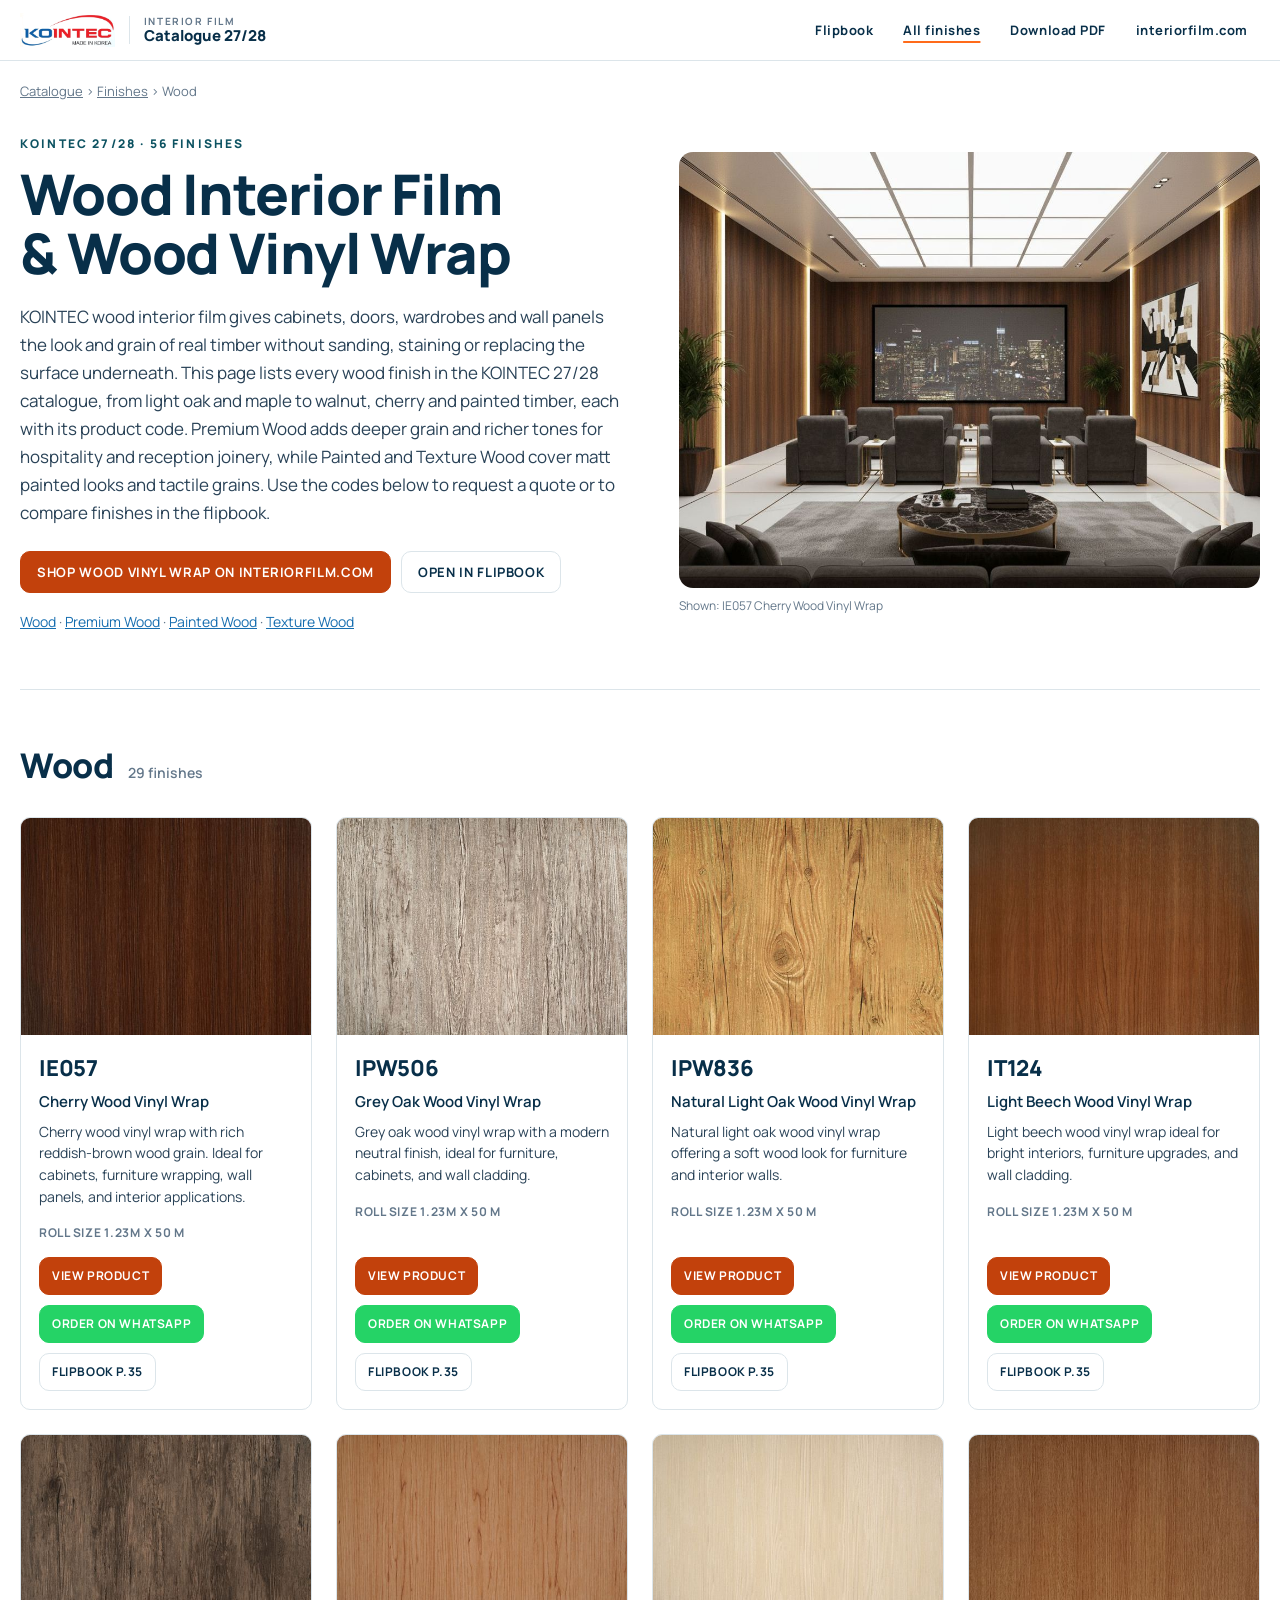
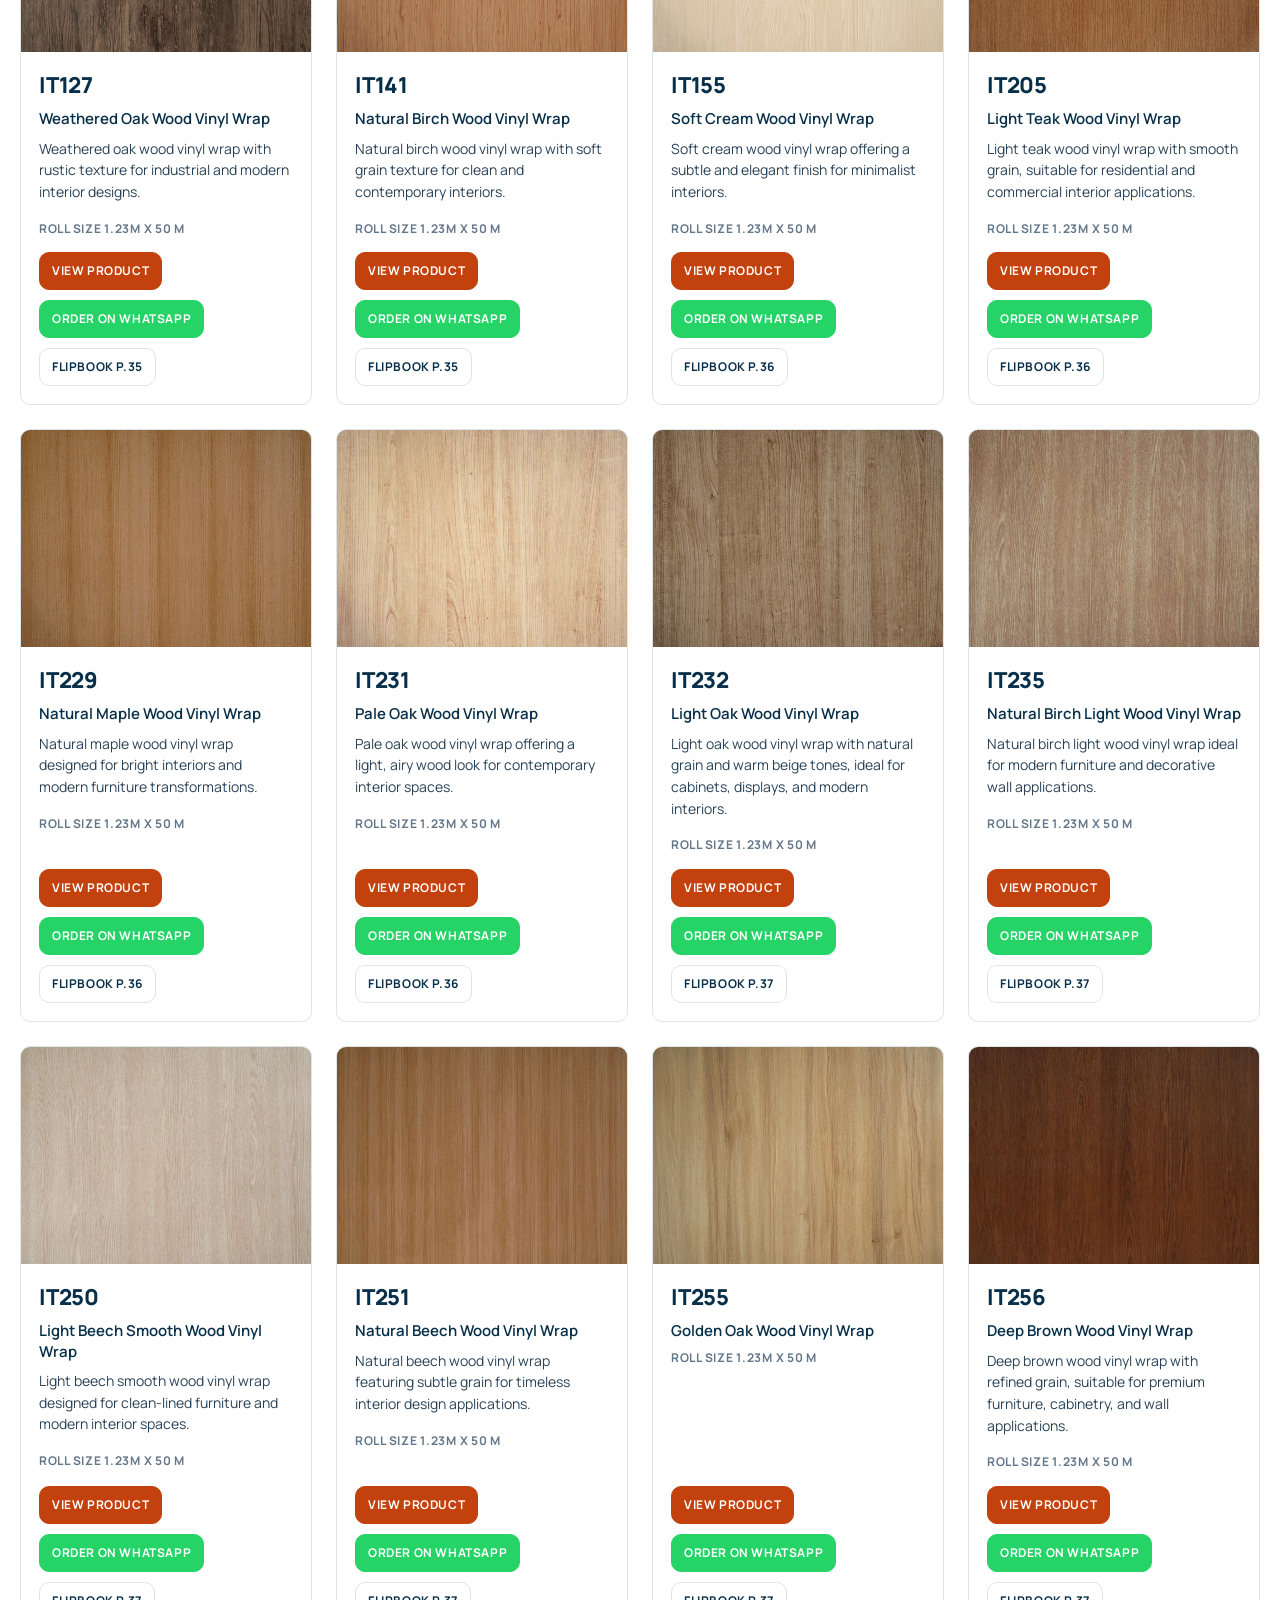
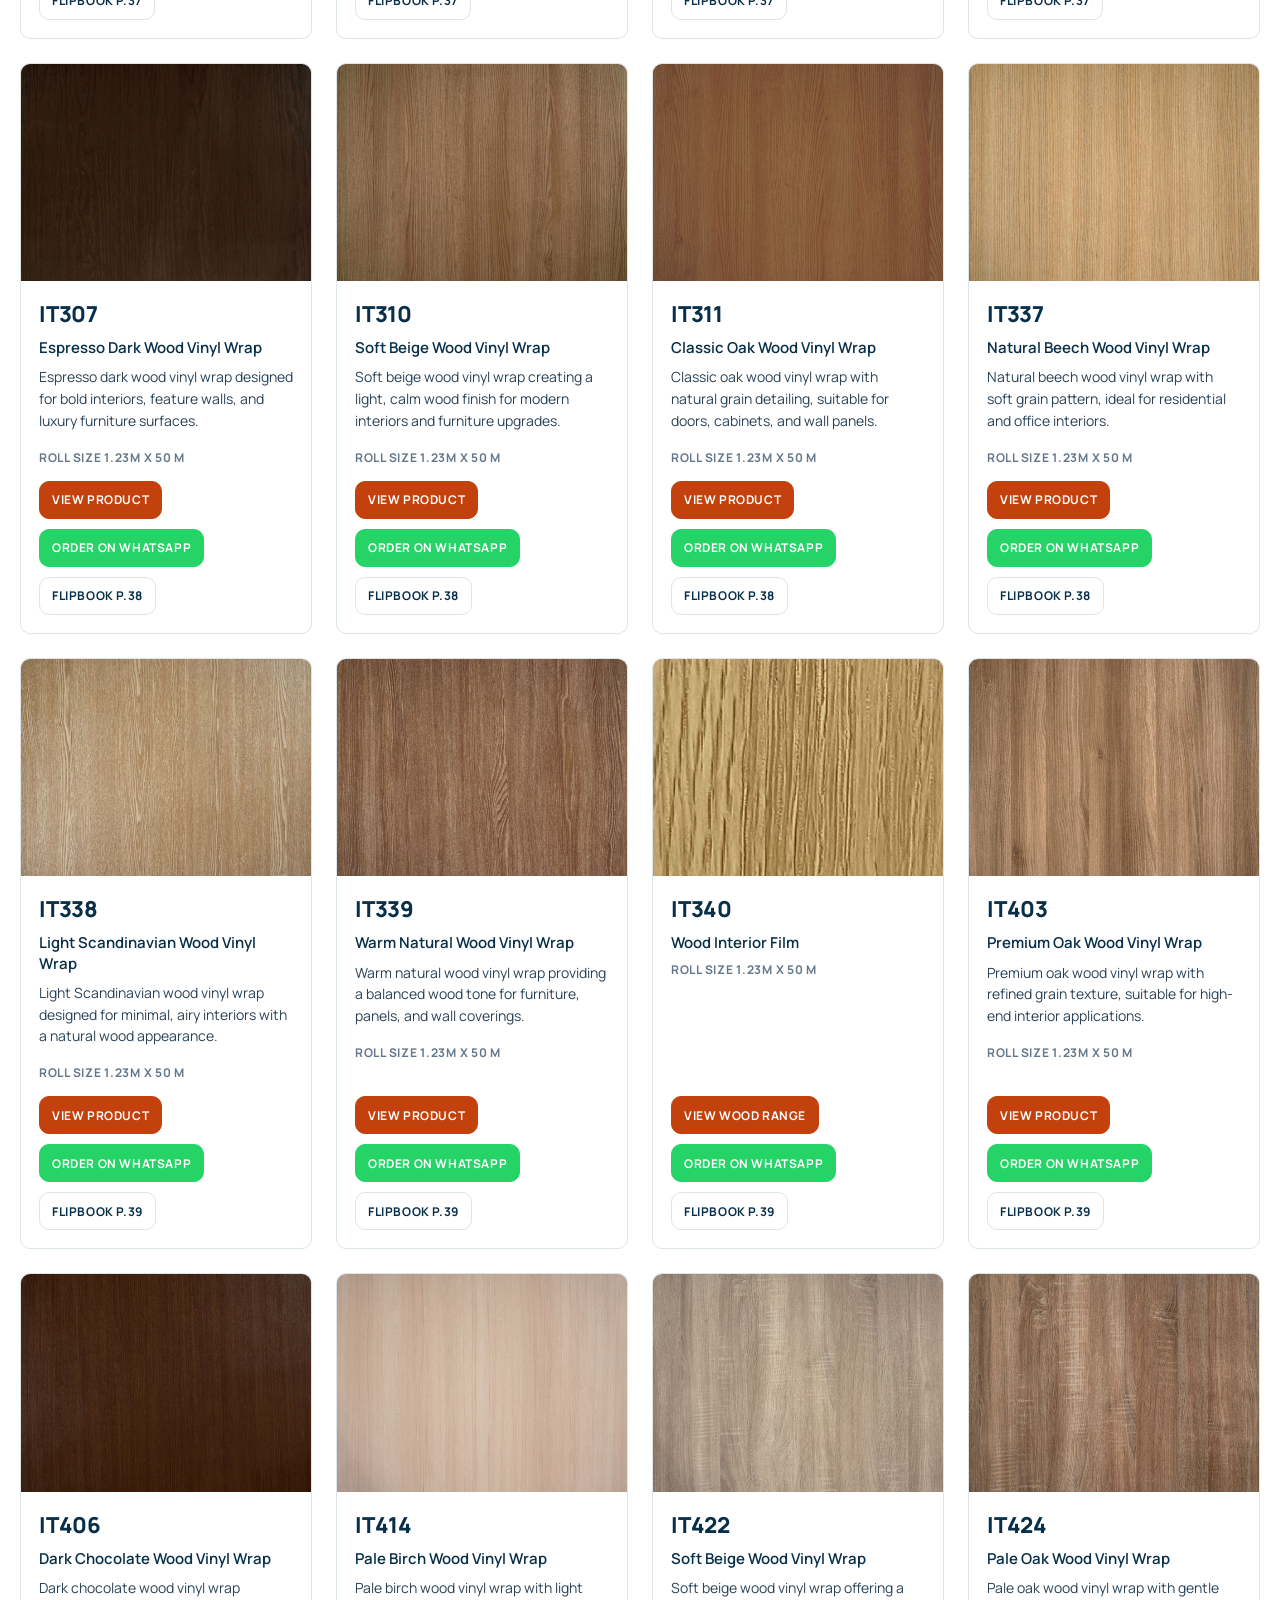
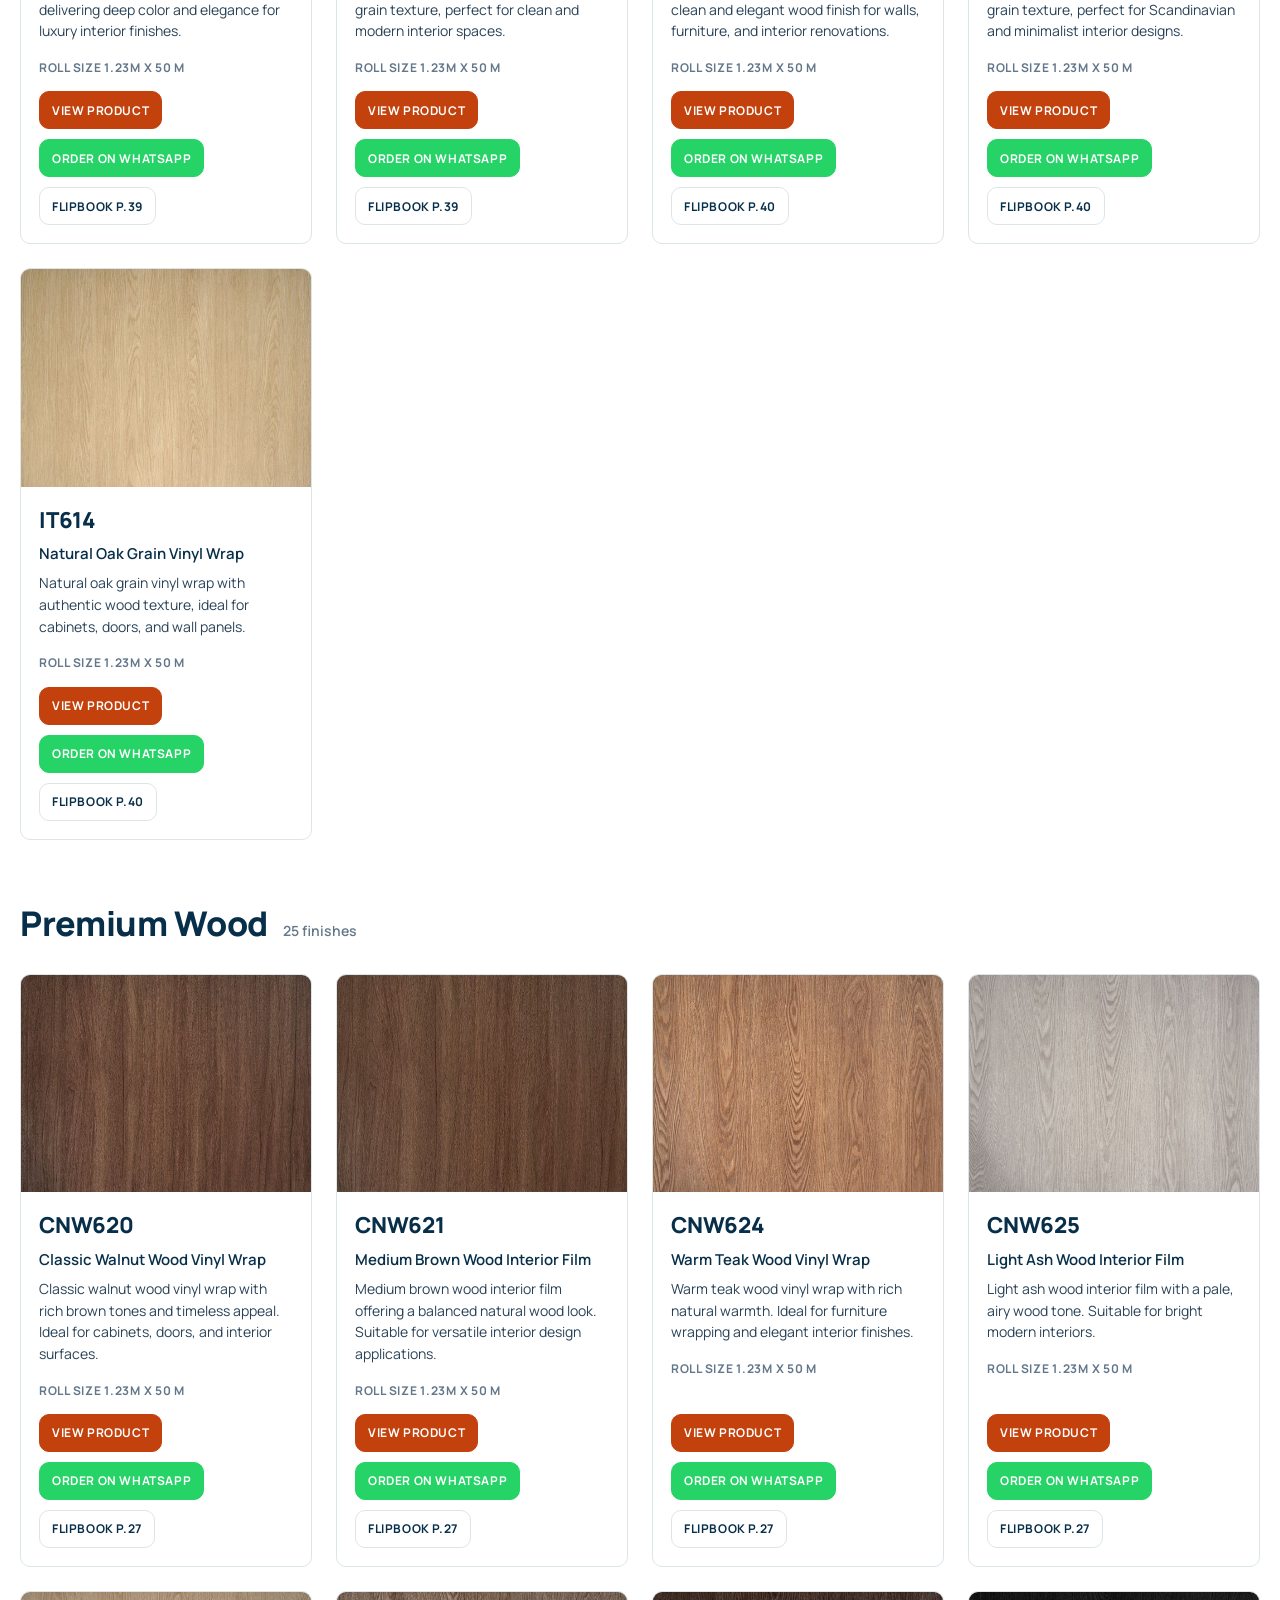
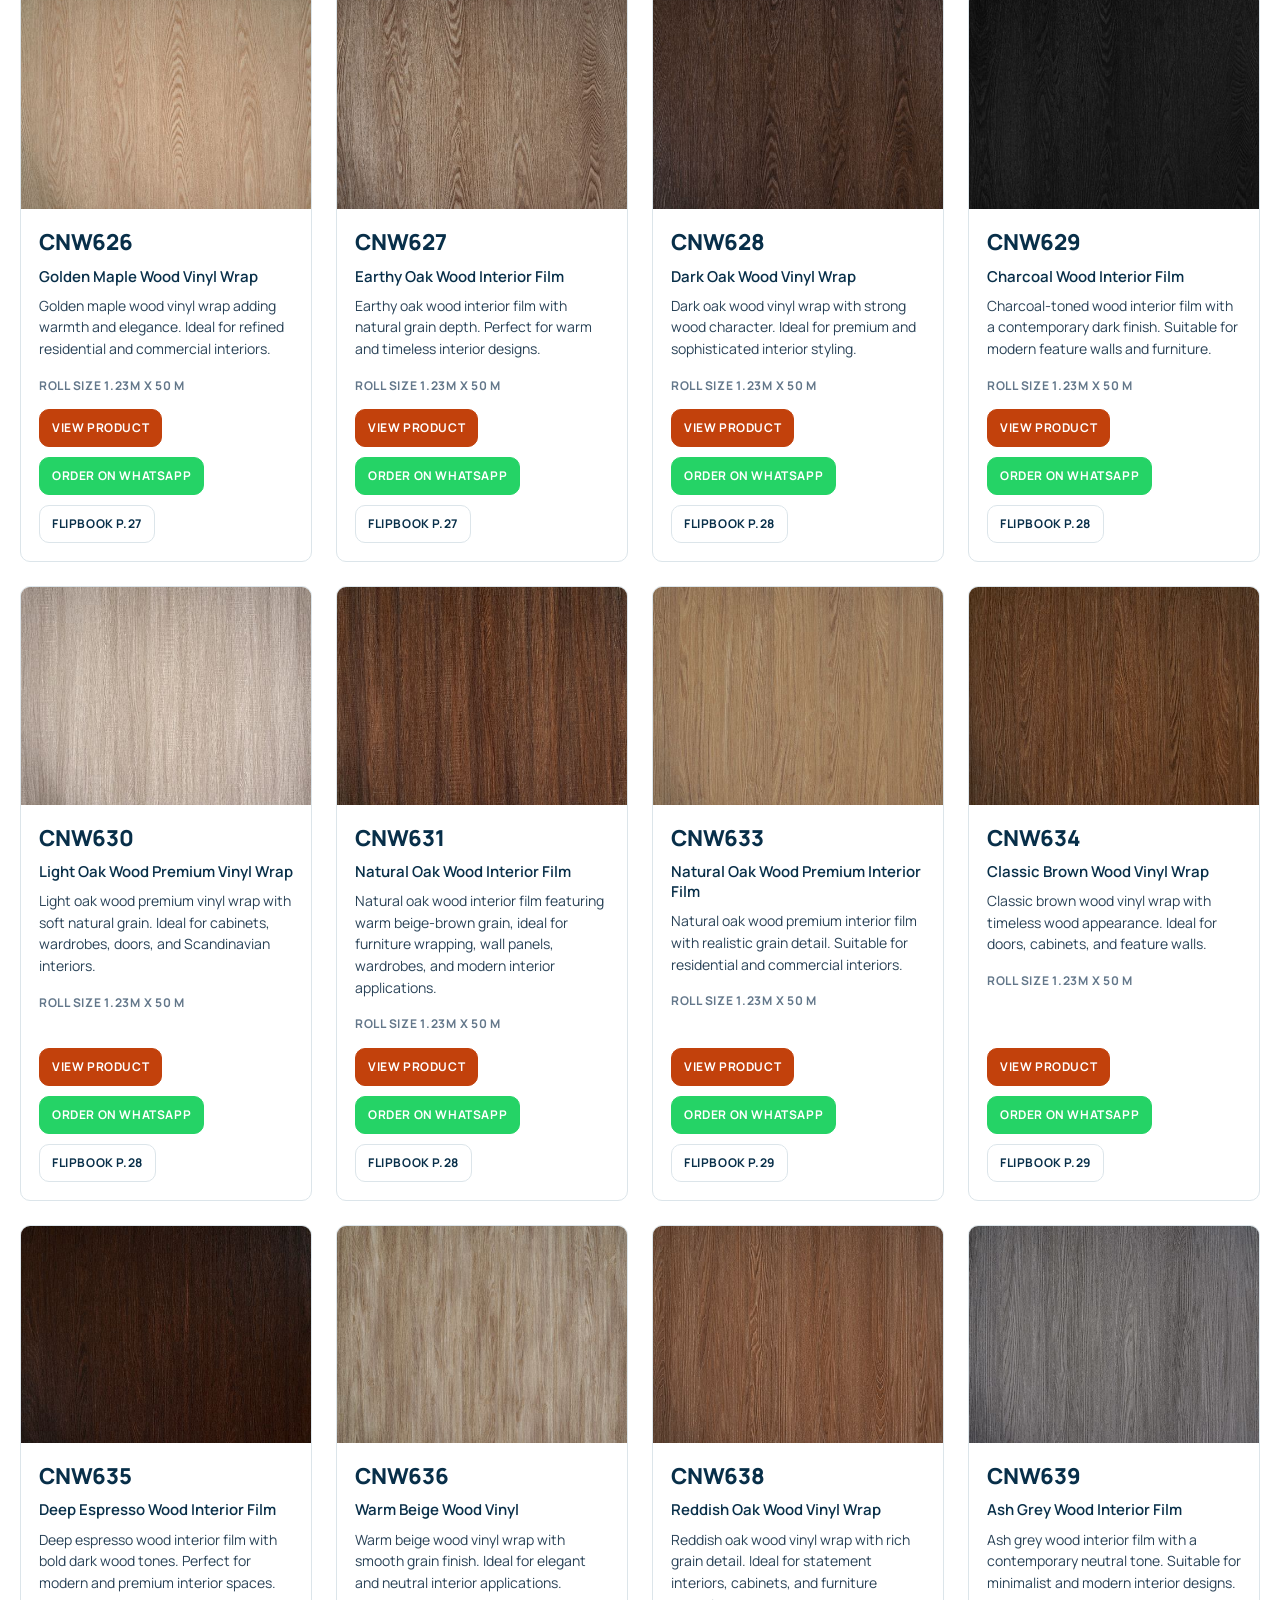
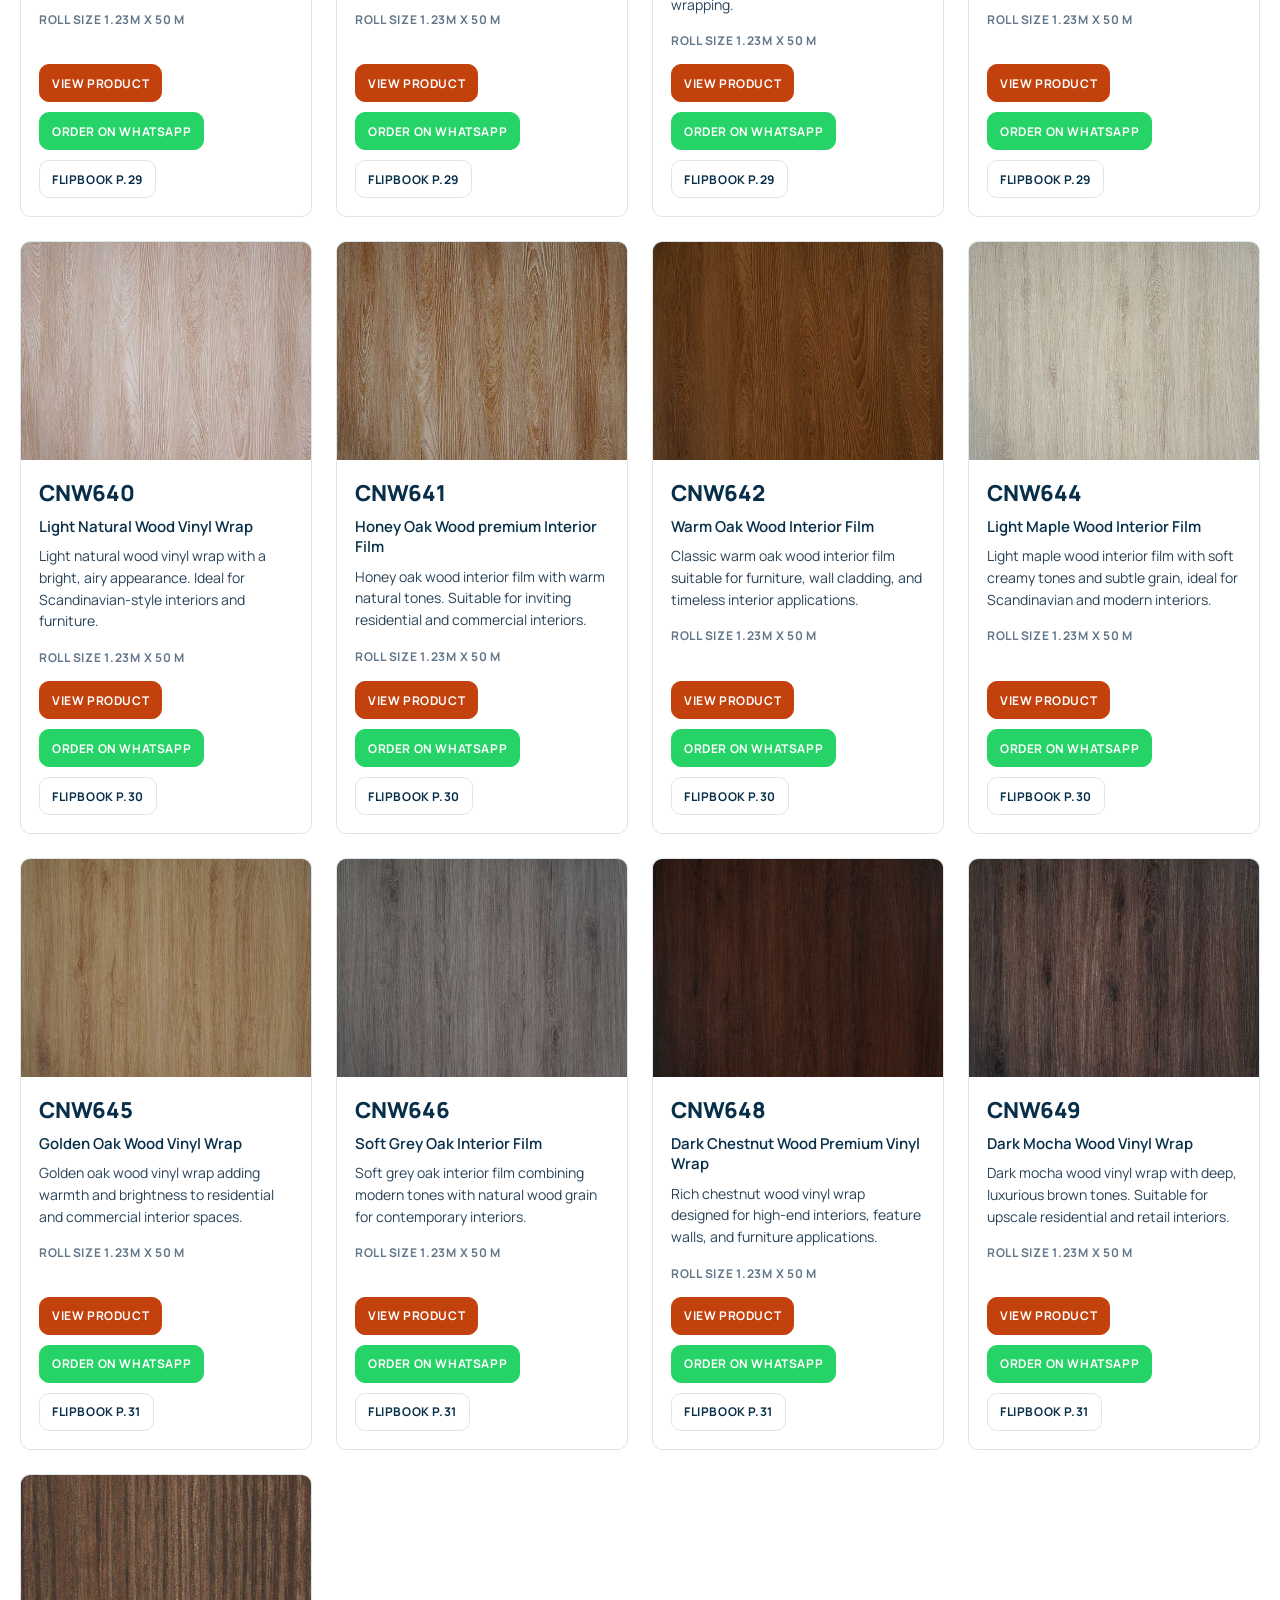
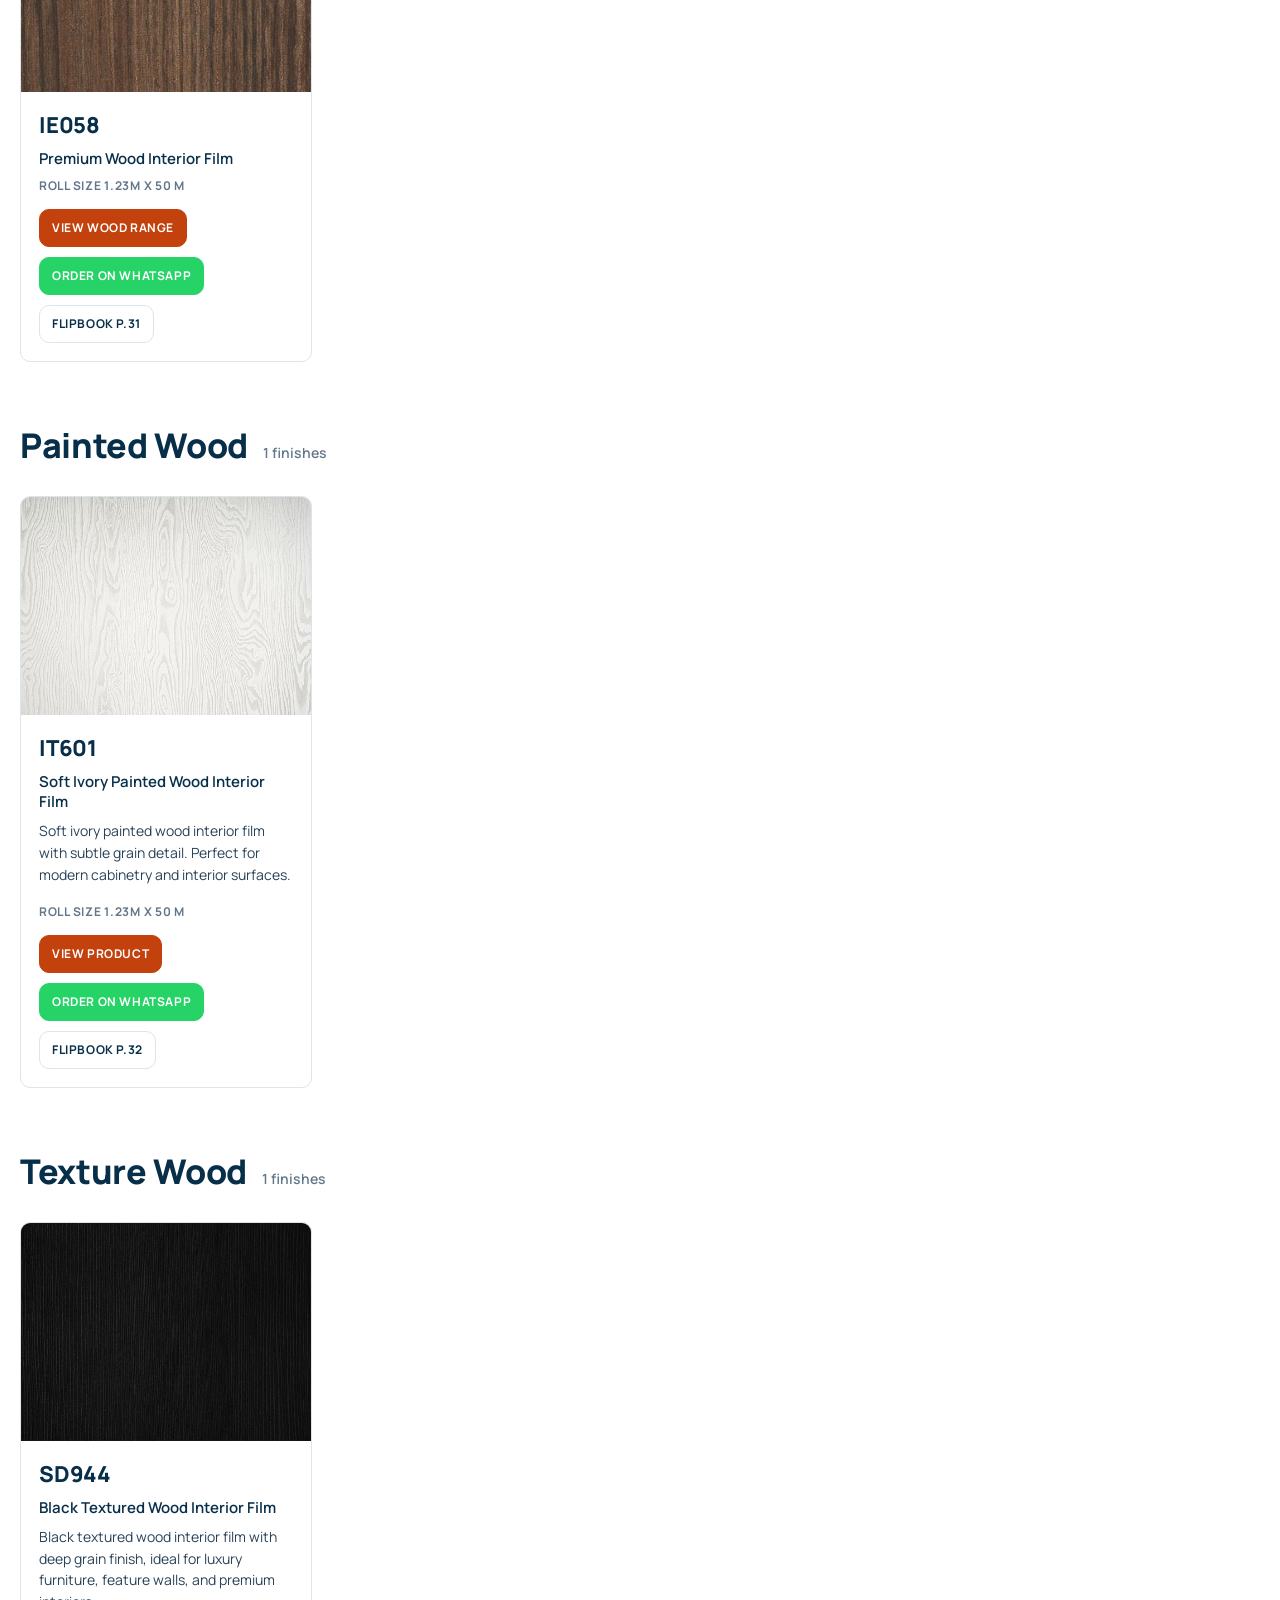
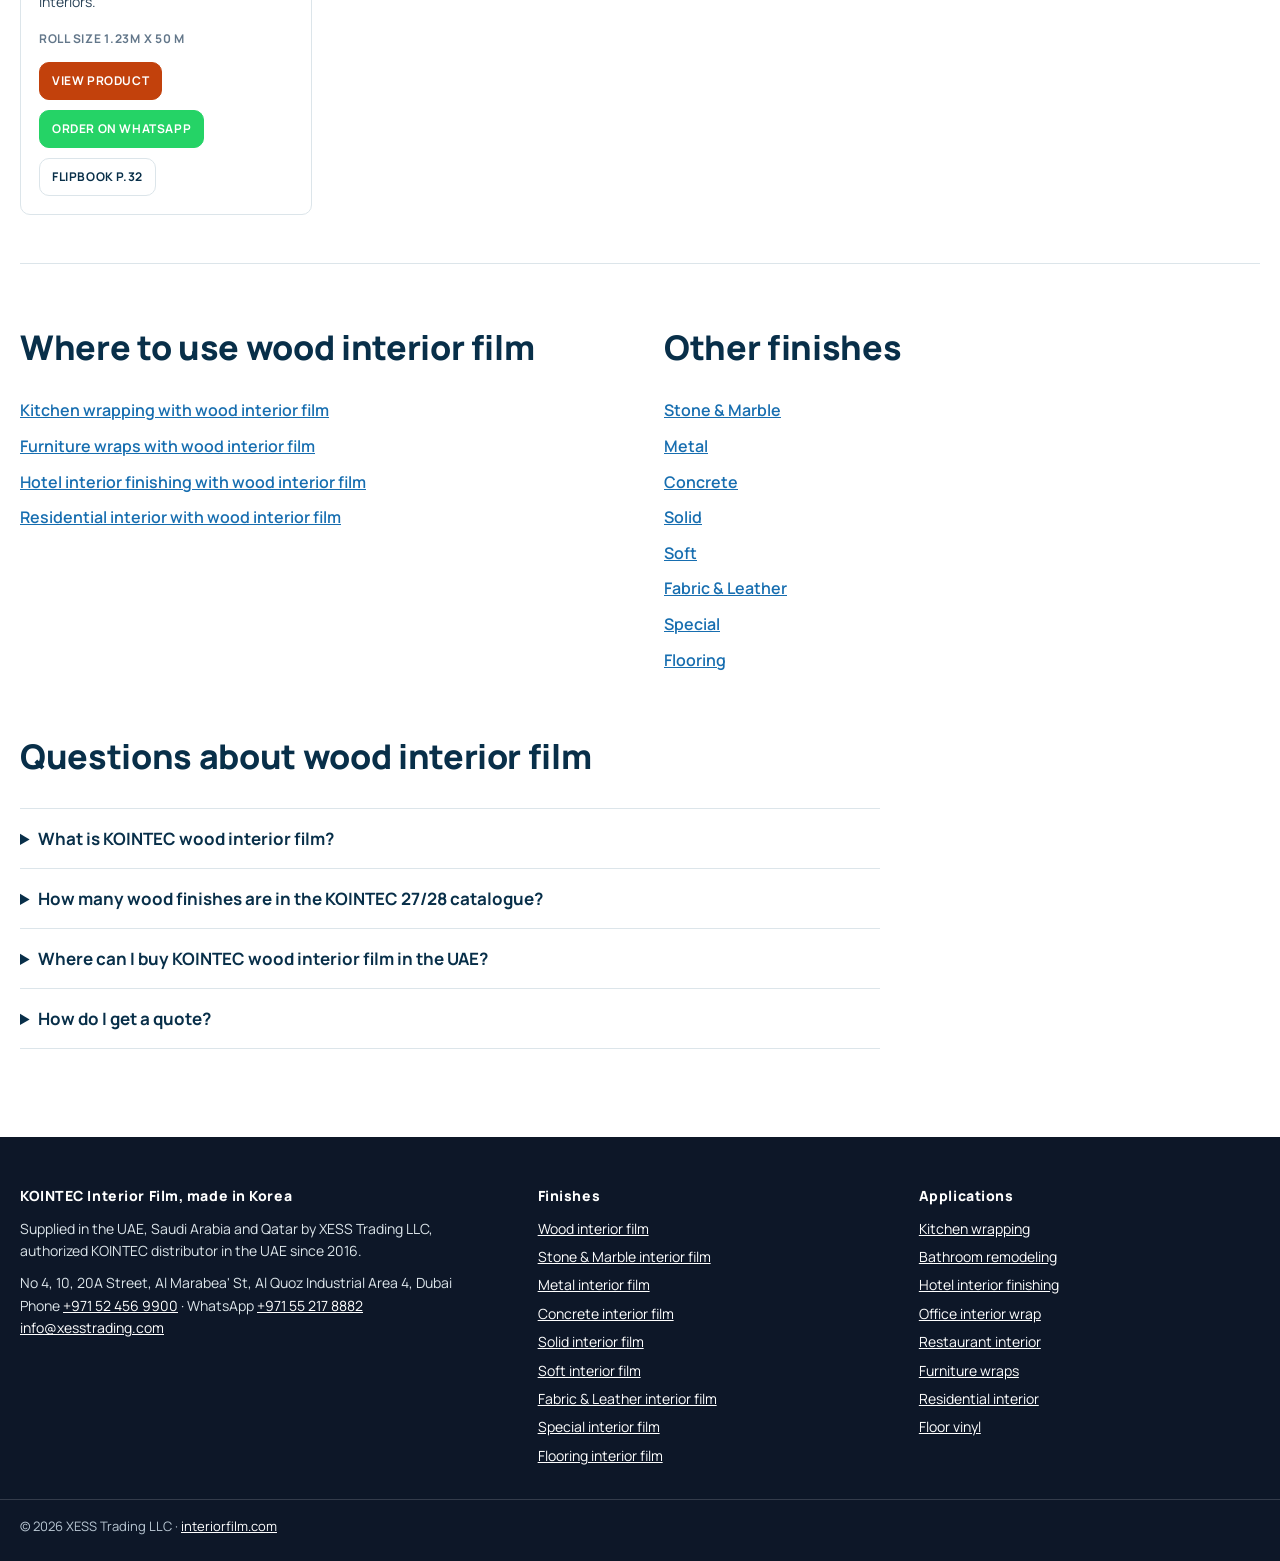
<file: finishes/wood-interior-film/index.html>
<!doctype html>
<html lang="en">
<head>
<meta charset="utf-8">
<meta name="viewport" content="width=device-width, initial-scale=1, viewport-fit=cover">
<title>Wood Vinyl Wrap &amp; Wood Interior Film | KOINTEC UAE</title>
<meta name="description" content="56 KOINTEC wood interior film finishes with codes, swatches and interior photos. Wood vinyl wrap for UAE, KSA and Qatar projects, supplied by XESS Trading.">
<link rel="canonical" href="https://catalogue.interiorfilm.com/finishes/wood-interior-film/">
<meta name="robots" content="index, follow, max-image-preview:large">
<meta property="og:type" content="website">
<meta property="og:site_name" content="KOINTEC Interior Film Catalogue">
<meta property="og:title" content="Wood Vinyl Wrap &amp; Wood Interior Film | KOINTEC UAE">
<meta property="og:description" content="56 KOINTEC wood interior film finishes with codes, swatches and interior photos. Wood vinyl wrap for UAE, KSA and Qatar projects, supplied by XESS Trading.">
<meta property="og:url" content="https://catalogue.interiorfilm.com/finishes/wood-interior-film/">
<meta property="og:image" content="https://catalogue.interiorfilm.com/img/a/IE057.jpg">
<meta name="twitter:card" content="summary_large_image">
<meta name="theme-color" content="#082f49">
<link rel="icon" href="../../favicon.ico" sizes="any">
<link rel="preconnect" href="https://fonts.googleapis.com">
<link rel="preconnect" href="https://fonts.gstatic.com" crossorigin>
<link rel="stylesheet" href="https://fonts.googleapis.com/css2?family=Manrope:wght@400;500;600;700;800&display=swap">
<script type="application/ld+json">{"@context": "https://schema.org", "@graph": [{"@type": "CollectionPage", "name": "Wood Interior Film & Wood Vinyl Wrap", "url": "https://catalogue.interiorfilm.com/finishes/wood-interior-film/", "description": "56 KOINTEC wood interior film finishes with codes, swatches and interior photos. Wood vinyl wrap for UAE, KSA and Qatar projects, supplied by XESS Trading.", "publisher": {"@id": "https://interiorfilm.com/#org"}}, {"@type": "Organization", "@id": "https://interiorfilm.com/#org", "name": "XESS Trading LLC", "url": "https://interiorfilm.com/", "email": "info@xesstrading.com", "telephone": "+971 52 456 9900", "address": {"@type": "PostalAddress", "streetAddress": "No 4, 10, 20A Street, Al Marabea' St, Al Quoz Industrial Area 4", "addressLocality": "Dubai", "addressCountry": "AE"}, "areaServed": ["AE", "SA", "QA"]}, {"@type": "BreadcrumbList", "itemListElement": [{"@type": "ListItem", "position": 1, "name": "Catalogue", "item": "https://catalogue.interiorfilm.com/"}, {"@type": "ListItem", "position": 2, "name": "Finishes", "item": "https://catalogue.interiorfilm.com/finishes/"}, {"@type": "ListItem", "position": 3, "name": "Wood", "item": "https://catalogue.interiorfilm.com/finishes/wood-interior-film/"}]}, {"@type": "ItemList", "name": "KOINTEC Wood interior film finishes", "numberOfItems": 56, "itemListElement": [{"@type": "ListItem", "position": 1, "item": {"@type": "Product", "name": "Cherry Wood Vinyl Wrap", "sku": "IE057", "brand": {"@type": "Brand", "name": "KOINTEC"}, "image": "https://catalogue.interiorfilm.com/img/s/IE057.jpg", "description": "Cherry wood vinyl wrap with rich reddish-brown wood grain. Ideal for cabinets, furniture wrapping, wall panels, and interior applications.", "url": "https://interiorfilm.com/uae/en/category/wood/wood-standard/cherry-wood-vinyl-wrap", "category": "Wood interior film"}}, {"@type": "ListItem", "position": 2, "item": {"@type": "Product", "name": "Grey Oak Wood Vinyl Wrap", "sku": "IPW506", "brand": {"@type": "Brand", "name": "KOINTEC"}, "image": "https://catalogue.interiorfilm.com/img/s/IPW506.jpg", "description": "Grey oak wood vinyl wrap with a modern neutral finish, ideal for furniture, cabinets, and wall cladding.", "url": "https://interiorfilm.com/uae/en/category/wood/wood-standard/grey-oak-wood-vinyl-wrap", "category": "Wood interior film"}}, {"@type": "ListItem", "position": 3, "item": {"@type": "Product", "name": "Natural Light Oak Wood Vinyl Wrap", "sku": "IPW836", "brand": {"@type": "Brand", "name": "KOINTEC"}, "image": "https://catalogue.interiorfilm.com/img/s/IPW836.jpg", "description": "Natural light oak wood vinyl wrap offering a soft wood look for furniture and interior walls.", "url": "https://interiorfilm.com/uae/en/category/wood/wood-standard/natural-light-oak-wood-vinyl-wrap", "category": "Wood interior film"}}, {"@type": "ListItem", "position": 4, "item": {"@type": "Product", "name": "Light Beech Wood Vinyl Wrap", "sku": "IT124", "brand": {"@type": "Brand", "name": "KOINTEC"}, "image": "https://catalogue.interiorfilm.com/img/s/IT124.jpg", "description": "Light beech wood vinyl wrap ideal for bright interiors, furniture upgrades, and wall cladding.", "url": "https://interiorfilm.com/uae/en/category/wood/wood-standard/light-beech-wood-vinyl-wrap", "category": "Wood interior film"}}, {"@type": "ListItem", "position": 5, "item": {"@type": "Product", "name": "Weathered Oak Wood Vinyl Wrap", "sku": "IT127", "brand": {"@type": "Brand", "name": "KOINTEC"}, "image": "https://catalogue.interiorfilm.com/img/s/IT127.jpg", "description": "Weathered oak wood vinyl wrap with rustic texture for industrial and modern interior designs.", "url": "https://interiorfilm.com/uae/en/category/wood/wood-standard/weathered-oak-wood-vinyl-wrap", "category": "Wood interior film"}}, {"@type": "ListItem", "position": 6, "item": {"@type": "Product", "name": "Natural Birch Wood Vinyl Wrap", "sku": "IT141", "brand": {"@type": "Brand", "name": "KOINTEC"}, "image": "https://catalogue.interiorfilm.com/img/s/IT141.jpg", "description": "Natural birch wood vinyl wrap with soft grain texture for clean and contemporary interiors.", "url": "https://interiorfilm.com/uae/en/category/wood/wood-standard/natural-birch-wood-vinyl-wrap", "category": "Wood interior film"}}, {"@type": "ListItem", "position": 7, "item": {"@type": "Product", "name": "Soft Cream Wood Vinyl Wrap", "sku": "IT155", "brand": {"@type": "Brand", "name": "KOINTEC"}, "image": "https://catalogue.interiorfilm.com/img/s/IT155.jpg", "description": "Soft cream wood vinyl wrap offering a subtle and elegant finish for minimalist interiors.", "url": "https://interiorfilm.com/uae/en/category/wood/wood-standard/soft-cream-wood-vinyl-wrap", "category": "Wood interior film"}}, {"@type": "ListItem", "position": 8, "item": {"@type": "Product", "name": "Light Teak Wood Vinyl Wrap", "sku": "IT205", "brand": {"@type": "Brand", "name": "KOINTEC"}, "image": "https://catalogue.interiorfilm.com/img/s/IT205.jpg", "description": "Light teak wood vinyl wrap with smooth grain, suitable for residential and commercial interior applications.", "url": "https://interiorfilm.com/uae/en/category/wood/wood-standard/light-teak-wood-vinyl-wrap", "category": "Wood interior film"}}, {"@type": "ListItem", "position": 9, "item": {"@type": "Product", "name": "Natural Maple Wood Vinyl Wrap", "sku": "IT229", "brand": {"@type": "Brand", "name": "KOINTEC"}, "image": "https://catalogue.interiorfilm.com/img/s/IT229.jpg", "description": "Natural maple wood vinyl wrap designed for bright interiors and modern furniture transformations.", "url": "https://interiorfilm.com/uae/en/category/wood/wood-standard/natural-maple-wood-vinyl-wrap", "category": "Wood interior film"}}, {"@type": "ListItem", "position": 10, "item": {"@type": "Product", "name": "Pale Oak Wood Vinyl Wrap", "sku": "IT231", "brand": {"@type": "Brand", "name": "KOINTEC"}, "image": "https://catalogue.interiorfilm.com/img/s/IT231.jpg", "description": "Pale oak wood vinyl wrap offering a light, airy wood look for contemporary interior spaces.", "url": "https://interiorfilm.com/uae/en/category/wood/wood-standard/pale-oak-wood-vinyl-wrap", "category": "Wood interior film"}}, {"@type": "ListItem", "position": 11, "item": {"@type": "Product", "name": "Light Oak Wood Vinyl Wrap", "sku": "IT232", "brand": {"@type": "Brand", "name": "KOINTEC"}, "image": "https://catalogue.interiorfilm.com/img/s/IT232.jpg", "description": "Light oak wood vinyl wrap with natural grain and warm beige tones, ideal for cabinets, displays, and modern interiors.", "url": "https://interiorfilm.com/uae/en/category/wood/wood-standard/light-oak-wood-vinyl-wrap", "category": "Wood interior film"}}, {"@type": "ListItem", "position": 12, "item": {"@type": "Product", "name": "Natural Birch Light Wood Vinyl Wrap", "sku": "IT235", "brand": {"@type": "Brand", "name": "KOINTEC"}, "image": "https://catalogue.interiorfilm.com/img/s/IT235.jpg", "description": "Natural birch light wood vinyl wrap ideal for modern furniture and decorative wall applications.", "url": "https://interiorfilm.com/uae/en/category/wood/wood-standard/natural-birch-light-wood-vinyl-wrap", "category": "Wood interior film"}}, {"@type": "ListItem", "position": 13, "item": {"@type": "Product", "name": "Light Beech Smooth Wood Vinyl Wrap", "sku": "IT250", "brand": {"@type": "Brand", "name": "KOINTEC"}, "image": "https://catalogue.interiorfilm.com/img/s/IT250.jpg", "description": "Light beech smooth wood vinyl wrap designed for clean-lined furniture and modern interior spaces.", "url": "https://interiorfilm.com/uae/en/category/wood/wood-standard/light-beech-smooth-wood-vinyl-wrap", "category": "Wood interior film"}}, {"@type": "ListItem", "position": 14, "item": {"@type": "Product", "name": "Natural Beech Wood Vinyl Wrap", "sku": "IT251", "brand": {"@type": "Brand", "name": "KOINTEC"}, "image": "https://catalogue.interiorfilm.com/img/s/IT251.jpg", "description": "Natural beech wood vinyl wrap featuring subtle grain for timeless interior design applications.", "url": "https://interiorfilm.com/uae/en/category/wood/wood-standard/natural-beech-wood-vinyl-wrap", "category": "Wood interior film"}}, {"@type": "ListItem", "position": 15, "item": {"@type": "Product", "name": "Golden Oak Wood Vinyl Wrap", "sku": "IT255", "brand": {"@type": "Brand", "name": "KOINTEC"}, "image": "https://catalogue.interiorfilm.com/img/s/IT255.jpg", "url": "https://interiorfilm.com/uae/en/category/wood/wood-standard/golden-oak-wood-vinyl-wrap", "category": "Wood interior film"}}, {"@type": "ListItem", "position": 16, "item": {"@type": "Product", "name": "Deep Brown Wood Vinyl Wrap", "sku": "IT256", "brand": {"@type": "Brand", "name": "KOINTEC"}, "image": "https://catalogue.interiorfilm.com/img/s/IT256.jpg", "description": "Deep brown wood vinyl wrap with refined grain, suitable for premium furniture, cabinetry, and wall applications.", "url": "https://interiorfilm.com/uae/en/category/wood/wood-standard/deep-brown-wood-vinyl-wrap", "category": "Wood interior film"}}, {"@type": "ListItem", "position": 17, "item": {"@type": "Product", "name": "Espresso Dark Wood Vinyl Wrap", "sku": "IT307", "brand": {"@type": "Brand", "name": "KOINTEC"}, "image": "https://catalogue.interiorfilm.com/img/s/IT307.jpg", "description": "Espresso dark wood vinyl wrap designed for bold interiors, feature walls, and luxury furniture surfaces.", "url": "https://interiorfilm.com/uae/en/category/wood/wood-standard/espresso-dark-wood-vinyl-wrap", "category": "Wood interior film"}}, {"@type": "ListItem", "position": 18, "item": {"@type": "Product", "name": "Soft Beige Wood Vinyl Wrap", "sku": "IT310", "brand": {"@type": "Brand", "name": "KOINTEC"}, "image": "https://catalogue.interiorfilm.com/img/s/IT310.jpg", "description": "Soft beige wood vinyl wrap creating a light, calm wood finish for modern interiors and furniture upgrades.", "url": "https://interiorfilm.com/uae/en/category/wood/wood-standard/soft-beige-wood-vinyl-wrap", "category": "Wood interior film"}}, {"@type": "ListItem", "position": 19, "item": {"@type": "Product", "name": "Classic Oak Wood Vinyl Wrap", "sku": "IT311", "brand": {"@type": "Brand", "name": "KOINTEC"}, "image": "https://catalogue.interiorfilm.com/img/s/IT311.jpg", "description": "Classic oak wood vinyl wrap with natural grain detailing, suitable for doors, cabinets, and wall panels.", "url": "https://interiorfilm.com/uae/en/category/wood/wood-standard/classic-oak-wood-vinyl-wrap", "category": "Wood interior film"}}, {"@type": "ListItem", "position": 20, "item": {"@type": "Product", "name": "Natural Beech Wood Vinyl Wrap", "sku": "IT337", "brand": {"@type": "Brand", "name": "KOINTEC"}, "image": "https://catalogue.interiorfilm.com/img/s/IT337.jpg", "description": "Natural beech wood vinyl wrap with soft grain pattern, ideal for residential and office interiors.", "url": "https://interiorfilm.com/uae/en/category/wood/wood-standard/natural-beech-wood-vinyl-wrap", "category": "Wood interior film"}}, {"@type": "ListItem", "position": 21, "item": {"@type": "Product", "name": "Light Scandinavian Wood Vinyl Wrap", "sku": "IT338", "brand": {"@type": "Brand", "name": "KOINTEC"}, "image": "https://catalogue.interiorfilm.com/img/s/IT338.jpg", "description": "Light Scandinavian wood vinyl wrap designed for minimal, airy interiors with a natural wood appearance.", "url": "https://interiorfilm.com/uae/en/category/wood/wood-standard/light-scandinavian-wood-vinyl-wrap", "category": "Wood interior film"}}, {"@type": "ListItem", "position": 22, "item": {"@type": "Product", "name": "Warm Natural Wood Vinyl Wrap", "sku": "IT339", "brand": {"@type": "Brand", "name": "KOINTEC"}, "image": "https://catalogue.interiorfilm.com/img/s/IT339.jpg", "description": "Warm natural wood vinyl wrap providing a balanced wood tone for furniture, panels, and wall coverings.", "url": "https://interiorfilm.com/uae/en/category/wood/wood-standard/warm-natural-wood-vinyl-wrap", "category": "Wood interior film"}}, {"@type": "ListItem", "position": 23, "item": {"@type": "Product", "name": "Wood Interior Film", "sku": "IT340", "brand": {"@type": "Brand", "name": "KOINTEC"}, "image": "https://catalogue.interiorfilm.com/img/s/IT340.jpg", "url": "https://catalogue.interiorfilm.com/finishes/wood-interior-film/#it340", "category": "Wood interior film"}}, {"@type": "ListItem", "position": 24, "item": {"@type": "Product", "name": "Premium Oak Wood Vinyl Wrap", "sku": "IT403", "brand": {"@type": "Brand", "name": "KOINTEC"}, "image": "https://catalogue.interiorfilm.com/img/s/IT403.jpg", "description": "Premium oak wood vinyl wrap with refined grain texture, suitable for high-end interior applications.", "url": "https://interiorfilm.com/uae/en/category/wood/wood-standard/premium-oak-wood-vinyl-wrap", "category": "Wood interior film"}}, {"@type": "ListItem", "position": 25, "item": {"@type": "Product", "name": "Dark Chocolate Wood Vinyl Wrap", "sku": "IT406", "brand": {"@type": "Brand", "name": "KOINTEC"}, "image": "https://catalogue.interiorfilm.com/img/s/IT406.jpg", "description": "Dark chocolate wood vinyl wrap delivering deep color and elegance for luxury interior finishes.", "url": "https://interiorfilm.com/uae/en/category/wood/wood-standard/dark-chocolate-wood-vinyl-wrap", "category": "Wood interior film"}}, {"@type": "ListItem", "position": 26, "item": {"@type": "Product", "name": "Pale Birch Wood Vinyl Wrap", "sku": "IT414", "brand": {"@type": "Brand", "name": "KOINTEC"}, "image": "https://catalogue.interiorfilm.com/img/s/IT414.jpg", "description": "Pale birch wood vinyl wrap with light grain texture, perfect for clean and modern interior spaces.", "url": "https://interiorfilm.com/uae/en/category/wood/wood-standard/pale-birch-wood-vinyl-wrap", "category": "Wood interior film"}}, {"@type": "ListItem", "position": 27, "item": {"@type": "Product", "name": "Soft Beige Wood Vinyl Wrap", "sku": "IT422", "brand": {"@type": "Brand", "name": "KOINTEC"}, "image": "https://catalogue.interiorfilm.com/img/s/IT422.jpg", "description": "Soft beige wood vinyl wrap offering a clean and elegant wood finish for walls, furniture, and interior renovations.", "url": "https://interiorfilm.com/uae/en/category/wood/wood-standard/soft-beige-wood-vinyl-wrap", "category": "Wood interior film"}}, {"@type": "ListItem", "position": 28, "item": {"@type": "Product", "name": "Pale Oak Wood Vinyl Wrap", "sku": "IT424", "brand": {"@type": "Brand", "name": "KOINTEC"}, "image": "https://catalogue.interiorfilm.com/img/s/IT424.jpg", "description": "Pale oak wood vinyl wrap with gentle grain texture, perfect for Scandinavian and minimalist interior designs.", "url": "https://interiorfilm.com/uae/en/category/wood/wood-standard/pale-oak-wood-vinyl-wrap", "category": "Wood interior film"}}, {"@type": "ListItem", "position": 29, "item": {"@type": "Product", "name": "Natural Oak Grain Vinyl Wrap", "sku": "IT614", "brand": {"@type": "Brand", "name": "KOINTEC"}, "image": "https://catalogue.interiorfilm.com/img/s/IT614.jpg", "description": "Natural oak grain vinyl wrap with authentic wood texture, ideal for cabinets, doors, and wall panels.", "url": "https://interiorfilm.com/uae/en/category/wood/wood-standard/natural-oak-grain-vinyl-wrap", "category": "Wood interior film"}}, {"@type": "ListItem", "position": 30, "item": {"@type": "Product", "name": "Classic Walnut Wood Vinyl Wrap", "sku": "CNW620", "brand": {"@type": "Brand", "name": "KOINTEC"}, "image": "https://catalogue.interiorfilm.com/img/s/CNW620.jpg", "description": "Classic walnut wood vinyl wrap with rich brown tones and timeless appeal. Ideal for cabinets, doors, and interior surfaces.", "url": "https://interiorfilm.com/uae/en/category/wood/premium-wood/classic-walnut-wood-vinyl-wrap", "category": "Wood interior film"}}, {"@type": "ListItem", "position": 31, "item": {"@type": "Product", "name": "Medium Brown Wood Interior Film", "sku": "CNW621", "brand": {"@type": "Brand", "name": "KOINTEC"}, "image": "https://catalogue.interiorfilm.com/img/s/CNW621.jpg", "description": "Medium brown wood interior film offering a balanced natural wood look. Suitable for versatile interior design applications.", "url": "https://interiorfilm.com/uae/en/category/wood/premium-wood/medium-brown-wood-interior-film", "category": "Wood interior film"}}, {"@type": "ListItem", "position": 32, "item": {"@type": "Product", "name": "Warm Teak Wood Vinyl Wrap", "sku": "CNW624", "brand": {"@type": "Brand", "name": "KOINTEC"}, "image": "https://catalogue.interiorfilm.com/img/s/CNW624.jpg", "description": "Warm teak wood vinyl wrap with rich natural warmth. Ideal for furniture wrapping and elegant interior finishes.", "url": "https://interiorfilm.com/uae/en/category/wood/premium-wood/warm-teak-wood-vinyl-wrap", "category": "Wood interior film"}}, {"@type": "ListItem", "position": 33, "item": {"@type": "Product", "name": "Light Ash Wood Interior Film", "sku": "CNW625", "brand": {"@type": "Brand", "name": "KOINTEC"}, "image": "https://catalogue.interiorfilm.com/img/s/CNW625.jpg", "description": "Light ash wood interior film with a pale, airy wood tone. Suitable for bright modern interiors.", "url": "https://interiorfilm.com/uae/en/category/wood/premium-wood/light-ash-wood-interior-film", "category": "Wood interior film"}}, {"@type": "ListItem", "position": 34, "item": {"@type": "Product", "name": "Golden Maple Wood Vinyl Wrap", "sku": "CNW626", "brand": {"@type": "Brand", "name": "KOINTEC"}, "image": "https://catalogue.interiorfilm.com/img/s/CNW626.jpg", "description": "Golden maple wood vinyl wrap adding warmth and elegance. Ideal for refined residential and commercial interiors.", "url": "https://interiorfilm.com/uae/en/category/wood/premium-wood/golden-maple-wood-vinyl-wrap", "category": "Wood interior film"}}, {"@type": "ListItem", "position": 35, "item": {"@type": "Product", "name": "Earthy Oak Wood Interior Film", "sku": "CNW627", "brand": {"@type": "Brand", "name": "KOINTEC"}, "image": "https://catalogue.interiorfilm.com/img/s/CNW627.jpg", "description": "Earthy oak wood interior film with natural grain depth. Perfect for warm and timeless interior designs.", "url": "https://interiorfilm.com/uae/en/category/wood/premium-wood/earthy-oak-wood-interior-film", "category": "Wood interior film"}}, {"@type": "ListItem", "position": 36, "item": {"@type": "Product", "name": "Dark Oak Wood Vinyl Wrap", "sku": "CNW628", "brand": {"@type": "Brand", "name": "KOINTEC"}, "image": "https://catalogue.interiorfilm.com/img/s/CNW628.jpg", "description": "Dark oak wood vinyl wrap with strong wood character. Ideal for premium and sophisticated interior styling.", "url": "https://interiorfilm.com/uae/en/category/wood/premium-wood/dark-oak-wood-vinyl-wrap", "category": "Wood interior film"}}, {"@type": "ListItem", "position": 37, "item": {"@type": "Product", "name": "Charcoal Wood Interior Film", "sku": "CNW629", "brand": {"@type": "Brand", "name": "KOINTEC"}, "image": "https://catalogue.interiorfilm.com/img/s/CNW629.jpg", "description": "Charcoal-toned wood interior film with a contemporary dark finish. Suitable for modern feature walls and furniture.", "url": "https://interiorfilm.com/uae/en/category/wood/premium-wood/charcoal-wood-interior-film", "category": "Wood interior film"}}, {"@type": "ListItem", "position": 38, "item": {"@type": "Product", "name": "Light Oak Wood Premium Vinyl Wrap", "sku": "CNW630", "brand": {"@type": "Brand", "name": "KOINTEC"}, "image": "https://catalogue.interiorfilm.com/img/s/CNW630.jpg", "description": "Light oak wood premium vinyl wrap with soft natural grain. Ideal for cabinets, wardrobes, doors, and Scandinavian interiors.", "url": "https://interiorfilm.com/uae/en/category/wood/premium-wood/light-oak-wood-premium-vinyl-wrap", "category": "Wood interior film"}}, {"@type": "ListItem", "position": 39, "item": {"@type": "Product", "name": "Natural Oak Wood Interior Film", "sku": "CNW631", "brand": {"@type": "Brand", "name": "KOINTEC"}, "image": "https://catalogue.interiorfilm.com/img/s/CNW631.jpg", "description": "Natural oak wood interior film featuring warm beige-brown grain, ideal for furniture wrapping, wall panels, wardrobes, and modern interior applications.", "url": "https://interiorfilm.com/uae/en/category/wood/premium-wood/natural-oak-wood-interior-film", "category": "Wood interior film"}}, {"@type": "ListItem", "position": 40, "item": {"@type": "Product", "name": "Natural Oak Wood Premium Interior Film", "sku": "CNW633", "brand": {"@type": "Brand", "name": "KOINTEC"}, "image": "https://catalogue.interiorfilm.com/img/s/CNW633.jpg", "description": "Natural oak wood premium interior film with realistic grain detail. Suitable for residential and commercial interiors.", "url": "https://interiorfilm.com/uae/en/category/wood/premium-wood/natural-oak-wood-premium-interior-film", "category": "Wood interior film"}}, {"@type": "ListItem", "position": 41, "item": {"@type": "Product", "name": "Classic Brown Wood Vinyl Wrap", "sku": "CNW634", "brand": {"@type": "Brand", "name": "KOINTEC"}, "image": "https://catalogue.interiorfilm.com/img/s/CNW634.jpg", "description": "Classic brown wood vinyl wrap with timeless wood appearance. Ideal for doors, cabinets, and feature walls.", "url": "https://interiorfilm.com/uae/en/category/wood/premium-wood/classic-brown-wood-vinyl-wrap", "category": "Wood interior film"}}, {"@type": "ListItem", "position": 42, "item": {"@type": "Product", "name": "Deep Espresso Wood Interior Film", "sku": "CNW635", "brand": {"@type": "Brand", "name": "KOINTEC"}, "image": "https://catalogue.interiorfilm.com/img/s/CNW635.jpg", "description": "Deep espresso wood interior film with bold dark wood tones. Perfect for modern and premium interior spaces.", "url": "https://interiorfilm.com/uae/en/category/wood/premium-wood/deep-espresso-wood-interior-film", "category": "Wood interior film"}}, {"@type": "ListItem", "position": 43, "item": {"@type": "Product", "name": "Warm Beige Wood Vinyl", "sku": "CNW636", "brand": {"@type": "Brand", "name": "KOINTEC"}, "image": "https://catalogue.interiorfilm.com/img/s/CNW636.jpg", "description": "Warm beige wood vinyl wrap with smooth grain finish. Ideal for elegant and neutral interior applications.", "url": "https://interiorfilm.com/uae/en/category/wood/premium-wood/warm-beige-wood-vinyl", "category": "Wood interior film"}}, {"@type": "ListItem", "position": 44, "item": {"@type": "Product", "name": "Reddish Oak Wood Vinyl Wrap", "sku": "CNW638", "brand": {"@type": "Brand", "name": "KOINTEC"}, "image": "https://catalogue.interiorfilm.com/img/s/CNW638.jpg", "description": "Reddish oak wood vinyl wrap with rich grain detail. Ideal for statement interiors, cabinets, and furniture wrapping.", "url": "https://interiorfilm.com/uae/en/category/wood/premium-wood/reddish-oak-wood-vinyl-wrap", "category": "Wood interior film"}}, {"@type": "ListItem", "position": 45, "item": {"@type": "Product", "name": "Ash Grey Wood Interior Film", "sku": "CNW639", "brand": {"@type": "Brand", "name": "KOINTEC"}, "image": "https://catalogue.interiorfilm.com/img/s/CNW639.jpg", "description": "Ash grey wood interior film with a contemporary neutral tone. Suitable for minimalist and modern interior designs.", "url": "https://interiorfilm.com/uae/en/category/wood/premium-wood/ash-grey-wood-interior-film", "category": "Wood interior film"}}, {"@type": "ListItem", "position": 46, "item": {"@type": "Product", "name": "Light Natural Wood Vinyl Wrap", "sku": "CNW640", "brand": {"@type": "Brand", "name": "KOINTEC"}, "image": "https://catalogue.interiorfilm.com/img/s/CNW640.jpg", "description": "Light natural wood vinyl wrap with a bright, airy appearance. Ideal for Scandinavian-style interiors and furniture.", "url": "https://interiorfilm.com/uae/en/category/wood/premium-wood/light-natural-wood-vinyl-wrap", "category": "Wood interior film"}}, {"@type": "ListItem", "position": 47, "item": {"@type": "Product", "name": "Honey Oak Wood premium Interior Film", "sku": "CNW641", "brand": {"@type": "Brand", "name": "KOINTEC"}, "image": "https://catalogue.interiorfilm.com/img/s/CNW641.jpg", "description": "Honey oak wood interior film with warm natural tones. Suitable for inviting residential and commercial interiors.", "url": "https://interiorfilm.com/uae/en/category/wood/premium-wood/honey-oak-wood-premium-interior-film", "category": "Wood interior film"}}, {"@type": "ListItem", "position": 48, "item": {"@type": "Product", "name": "Warm Oak Wood Interior Film", "sku": "CNW642", "brand": {"@type": "Brand", "name": "KOINTEC"}, "image": "https://catalogue.interiorfilm.com/img/s/CNW642.jpg", "description": "Classic warm oak wood interior film suitable for furniture, wall cladding, and timeless interior applications.", "url": "https://interiorfilm.com/uae/en/category/wood/premium-wood/warm-oak-wood-interior-film", "category": "Wood interior film"}}, {"@type": "ListItem", "position": 49, "item": {"@type": "Product", "name": "Light Maple Wood Interior Film", "sku": "CNW644", "brand": {"@type": "Brand", "name": "KOINTEC"}, "image": "https://catalogue.interiorfilm.com/img/s/CNW644.jpg", "description": "Light maple wood interior film with soft creamy tones and subtle grain, ideal for Scandinavian and modern interiors.", "url": "https://interiorfilm.com/uae/en/category/wood/premium-wood/light-maple-wood-interior-film", "category": "Wood interior film"}}, {"@type": "ListItem", "position": 50, "item": {"@type": "Product", "name": "Golden Oak Wood Vinyl Wrap", "sku": "CNW645", "brand": {"@type": "Brand", "name": "KOINTEC"}, "image": "https://catalogue.interiorfilm.com/img/s/CNW645.jpg", "description": "Golden oak wood vinyl wrap adding warmth and brightness to residential and commercial interior spaces.", "url": "https://interiorfilm.com/uae/en/category/wood/premium-wood/golden-oak-wood-vinyl-wrap", "category": "Wood interior film"}}, {"@type": "ListItem", "position": 51, "item": {"@type": "Product", "name": "Soft Grey Oak Interior Film", "sku": "CNW646", "brand": {"@type": "Brand", "name": "KOINTEC"}, "image": "https://catalogue.interiorfilm.com/img/s/CNW646.jpg", "description": "Soft grey oak interior film combining modern tones with natural wood grain for contemporary interiors.", "url": "https://interiorfilm.com/uae/en/category/wood/premium-wood/soft-grey-oak-interior-film", "category": "Wood interior film"}}, {"@type": "ListItem", "position": 52, "item": {"@type": "Product", "name": "Dark Chestnut Wood Premium Vinyl Wrap", "sku": "CNW648", "brand": {"@type": "Brand", "name": "KOINTEC"}, "image": "https://catalogue.interiorfilm.com/img/s/CNW648.jpg", "description": "Rich chestnut wood vinyl wrap designed for high-end interiors, feature walls, and furniture applications.", "url": "https://interiorfilm.com/uae/en/category/wood/premium-wood/dark-chestnut-wood-vinyl-wrap", "category": "Wood interior film"}}, {"@type": "ListItem", "position": 53, "item": {"@type": "Product", "name": "Dark Mocha Wood Vinyl Wrap", "sku": "CNW649", "brand": {"@type": "Brand", "name": "KOINTEC"}, "image": "https://catalogue.interiorfilm.com/img/s/CNW649.jpg", "description": "Dark mocha wood vinyl wrap with deep, luxurious brown tones. Suitable for upscale residential and retail interiors.", "url": "https://interiorfilm.com/uae/en/category/wood/premium-wood/dark-mocha-wood-vinyl-wrap", "category": "Wood interior film"}}, {"@type": "ListItem", "position": 54, "item": {"@type": "Product", "name": "Premium Wood Interior Film", "sku": "IE058", "brand": {"@type": "Brand", "name": "KOINTEC"}, "image": "https://catalogue.interiorfilm.com/img/s/IE058.jpg", "url": "https://catalogue.interiorfilm.com/finishes/wood-interior-film/#ie058", "category": "Wood interior film"}}, {"@type": "ListItem", "position": 55, "item": {"@type": "Product", "name": "Soft Ivory Painted Wood Interior Film", "sku": "IT601", "brand": {"@type": "Brand", "name": "KOINTEC"}, "image": "https://catalogue.interiorfilm.com/img/s/IT601.jpg", "description": "Soft ivory painted wood interior film with subtle grain detail. Perfect for modern cabinetry and interior surfaces.", "url": "https://interiorfilm.com/uae/en/category/wood/painted-wood/soft-ivory-painted-wood-interior-film", "category": "Wood interior film"}}, {"@type": "ListItem", "position": 56, "item": {"@type": "Product", "name": "Black Textured Wood Interior Film", "sku": "SD944", "brand": {"@type": "Brand", "name": "KOINTEC"}, "image": "https://catalogue.interiorfilm.com/img/s/SD944.jpg", "description": "Black textured wood interior film with deep grain finish, ideal for luxury furniture, feature walls, and premium interiors.", "url": "https://interiorfilm.com/uae/en/category/wood/texture-wood/black-textured-wood-interior-film", "category": "Wood interior film"}}]}, {"@type": "FAQPage", "mainEntity": [{"@type": "Question", "name": "What is KOINTEC wood interior film?", "acceptedAnswer": {"@type": "Answer", "text": "It is a self-adhesive architectural film, made in Korea, that gives existing surfaces such as cabinets, doors, walls and furniture a wood finish without replacing them."}}, {"@type": "Question", "name": "How many wood finishes are in the KOINTEC 27/28 catalogue?", "acceptedAnswer": {"@type": "Answer", "text": "56 finishes across Wood, Premium Wood, Painted Wood, Texture Wood. Each one is listed on this page with its product code."}}, {"@type": "Question", "name": "Where can I buy KOINTEC wood interior film in the UAE?", "acceptedAnswer": {"@type": "Answer", "text": "From XESS Trading LLC in Al Quoz, Dubai, the authorized KOINTEC distributor in the UAE since 2016, through interiorfilm.com. We also supply Saudi Arabia and Qatar."}}, {"@type": "Question", "name": "How do I get a quote?", "acceptedAnswer": {"@type": "Answer", "text": "Send the product codes you like to our team through the contact page on interiorfilm.com, by WhatsApp on +971 55 217 8882 or by email to info@xesstrading.com."}}]}]}</script>
<link rel="stylesheet" href="../../assets/site.css">
</head><body>
<header class="top"><div class="wrap top-in">
<a class="logo" href="../../"><img src="../../img/logo-kointec.png" alt="KOINTEC" width="611" height="219"><span class="sep" aria-hidden="true"></span><span class="cat"><small>Interior Film</small> <b>Catalogue 27/28</b></span></a>
<nav aria-label="Main"><a href="../../">Flipbook</a><a href="../../finishes/" aria-current="page">All finishes</a><a href="https://xesstrading.com/KOINTEC-XT-catalogue-27-28.pdf" rel="noopener">Download PDF</a><a href="https://interiorfilm.com/uae/en" rel="noopener">interiorfilm.com</a></nav></div></header>
<main>
<div class="wrap">
<nav class="crumbs" aria-label="Breadcrumb"><a href="../../">Catalogue</a> › <a href="../../finishes/">Finishes</a> › <span>Wood</span></nav>
<div class="hero">
<div class="hero-t"><p class="eyebrow">KOINTEC 27/28 · 56 finishes</p>
<h1>Wood Interior Film &amp; Wood Vinyl Wrap</h1>
<p class="lede">KOINTEC wood interior film gives cabinets, doors, wardrobes and wall panels the look and grain of real timber without sanding, staining or replacing the surface underneath. This page lists every wood finish in the KOINTEC 27/28 catalogue, from light oak and maple to walnut, cherry and painted timber, each with its product code. Premium Wood adds deeper grain and richer tones for hospitality and reception joinery, while Painted and Texture Wood cover matt painted looks and tactile grains. Use the codes below to request a quote or to compare finishes in the flipbook.</p>
<div class="acts"><a class="b pri" href="https://interiorfilm.com/uae/en/category/wood">Shop wood vinyl wrap on interiorfilm.com</a><a class="b" href="../../#page-26">Open in flipbook</a></div>
<p class="jump"><a href="#wood">Wood</a> · <a href="#premium-wood">Premium Wood</a> · <a href="#painted-wood">Painted Wood</a> · <a href="#texture-wood">Texture Wood</a></p></div>
<figure class="hero-i"><img src="../../img/a/IE057.jpg" alt="Cherry Wood Vinyl Wrap (IE057) in an interior" width="1100" height="825" fetchpriority="high"><figcaption>Shown: IE057 Cherry Wood Vinyl Wrap</figcaption></figure>
</div>
<section class="grp" id="wood"><h2>Wood <span>29 finishes</span></h2><div class="grid"><article class="card" id="ie057">
<div class="sw"><img src="../../img/s/IE057.jpg" alt="IE057 Cherry Wood Vinyl Wrap swatch" width="520" height="390" loading="lazy" decoding="async"></div>
<div class="meta"><p class="code">IE057</p><h3>Cherry Wood Vinyl Wrap</h3>
<p class="d">Cherry wood vinyl wrap with rich reddish-brown wood grain. Ideal for cabinets, furniture wrapping, wall panels, and interior applications.</p><p class="sz">Roll size 1.23m x 50 m</p>
<div class="acts"><a class="b pri" href="https://interiorfilm.com/uae/en/category/wood/wood-standard/cherry-wood-vinyl-wrap">View product</a><a class="b wa" href="https://wa.me/971527844188?text=I%27m%20interested%20in%20Cherry%20Wood%20Vinyl%20Wrap%20%28SKU%3A%20IE057%29" target="_blank" rel="noopener">Order on WhatsApp</a><a class="b" href="../../#page-35">Flipbook p.35</a></div></div></article><article class="card" id="ipw506">
<div class="sw"><img src="../../img/s/IPW506.jpg" alt="IPW506 Grey Oak Wood Vinyl Wrap swatch" width="520" height="390" loading="lazy" decoding="async"></div>
<div class="meta"><p class="code">IPW506</p><h3>Grey Oak Wood Vinyl Wrap</h3>
<p class="d">Grey oak wood vinyl wrap with a modern neutral finish, ideal for furniture, cabinets, and wall cladding.</p><p class="sz">Roll size 1.23m x 50 m</p>
<div class="acts"><a class="b pri" href="https://interiorfilm.com/uae/en/category/wood/wood-standard/grey-oak-wood-vinyl-wrap">View product</a><a class="b wa" href="https://wa.me/971527844188?text=I%27m%20interested%20in%20Grey%20Oak%20Wood%20Vinyl%20Wrap%20%28SKU%3A%20IPW506%29" target="_blank" rel="noopener">Order on WhatsApp</a><a class="b" href="../../#page-35">Flipbook p.35</a></div></div></article><article class="card" id="ipw836">
<div class="sw"><img src="../../img/s/IPW836.jpg" alt="IPW836 Natural Light Oak Wood Vinyl Wrap swatch" width="520" height="390" loading="lazy" decoding="async"></div>
<div class="meta"><p class="code">IPW836</p><h3>Natural Light Oak Wood Vinyl Wrap</h3>
<p class="d">Natural light oak wood vinyl wrap offering a soft wood look for furniture and interior walls.</p><p class="sz">Roll size 1.23m x 50 m</p>
<div class="acts"><a class="b pri" href="https://interiorfilm.com/uae/en/category/wood/wood-standard/natural-light-oak-wood-vinyl-wrap">View product</a><a class="b wa" href="https://wa.me/971527844188?text=I%27m%20interested%20in%20Natural%20Light%20Oak%20Wood%20Vinyl%20Wrap%20%28SKU%3A%20IPW836%29" target="_blank" rel="noopener">Order on WhatsApp</a><a class="b" href="../../#page-35">Flipbook p.35</a></div></div></article><article class="card" id="it124">
<div class="sw"><img src="../../img/s/IT124.jpg" alt="IT124 Light Beech Wood Vinyl Wrap swatch" width="520" height="390" loading="lazy" decoding="async"></div>
<div class="meta"><p class="code">IT124</p><h3>Light Beech Wood Vinyl Wrap</h3>
<p class="d">Light beech wood vinyl wrap ideal for bright interiors, furniture upgrades, and wall cladding.</p><p class="sz">Roll size 1.23m x 50 m</p>
<div class="acts"><a class="b pri" href="https://interiorfilm.com/uae/en/category/wood/wood-standard/light-beech-wood-vinyl-wrap">View product</a><a class="b wa" href="https://wa.me/971527844188?text=I%27m%20interested%20in%20Light%20Beech%20Wood%20Vinyl%20Wrap%20%28SKU%3A%20IT124%29" target="_blank" rel="noopener">Order on WhatsApp</a><a class="b" href="../../#page-35">Flipbook p.35</a></div></div></article><article class="card" id="it127">
<div class="sw"><img src="../../img/s/IT127.jpg" alt="IT127 Weathered Oak Wood Vinyl Wrap swatch" width="520" height="390" loading="lazy" decoding="async"></div>
<div class="meta"><p class="code">IT127</p><h3>Weathered Oak Wood Vinyl Wrap</h3>
<p class="d">Weathered oak wood vinyl wrap with rustic texture for industrial and modern interior designs.</p><p class="sz">Roll size 1.23m x 50 m</p>
<div class="acts"><a class="b pri" href="https://interiorfilm.com/uae/en/category/wood/wood-standard/weathered-oak-wood-vinyl-wrap">View product</a><a class="b wa" href="https://wa.me/971527844188?text=I%27m%20interested%20in%20Weathered%20Oak%20Wood%20Vinyl%20Wrap%20%28SKU%3A%20IT127%29" target="_blank" rel="noopener">Order on WhatsApp</a><a class="b" href="../../#page-35">Flipbook p.35</a></div></div></article><article class="card" id="it141">
<div class="sw"><img src="../../img/s/IT141.jpg" alt="IT141 Natural Birch Wood Vinyl Wrap swatch" width="520" height="390" loading="lazy" decoding="async"></div>
<div class="meta"><p class="code">IT141</p><h3>Natural Birch Wood Vinyl Wrap</h3>
<p class="d">Natural birch wood vinyl wrap with soft grain texture for clean and contemporary interiors.</p><p class="sz">Roll size 1.23m x 50 m</p>
<div class="acts"><a class="b pri" href="https://interiorfilm.com/uae/en/category/wood/wood-standard/natural-birch-wood-vinyl-wrap">View product</a><a class="b wa" href="https://wa.me/971527844188?text=I%27m%20interested%20in%20Natural%20Birch%20Wood%20Vinyl%20Wrap%20%28SKU%3A%20IT141%29" target="_blank" rel="noopener">Order on WhatsApp</a><a class="b" href="../../#page-35">Flipbook p.35</a></div></div></article><article class="card" id="it155">
<div class="sw"><img src="../../img/s/IT155.jpg" alt="IT155 Soft Cream Wood Vinyl Wrap swatch" width="520" height="390" loading="lazy" decoding="async"></div>
<div class="meta"><p class="code">IT155</p><h3>Soft Cream Wood Vinyl Wrap</h3>
<p class="d">Soft cream wood vinyl wrap offering a subtle and elegant finish for minimalist interiors.</p><p class="sz">Roll size 1.23m x 50 m</p>
<div class="acts"><a class="b pri" href="https://interiorfilm.com/uae/en/category/wood/wood-standard/soft-cream-wood-vinyl-wrap">View product</a><a class="b wa" href="https://wa.me/971527844188?text=I%27m%20interested%20in%20Soft%20Cream%20Wood%20Vinyl%20Wrap%20%28SKU%3A%20IT155%29" target="_blank" rel="noopener">Order on WhatsApp</a><a class="b" href="../../#page-36">Flipbook p.36</a></div></div></article><article class="card" id="it205">
<div class="sw"><img src="../../img/s/IT205.jpg" alt="IT205 Light Teak Wood Vinyl Wrap swatch" width="520" height="390" loading="lazy" decoding="async"></div>
<div class="meta"><p class="code">IT205</p><h3>Light Teak Wood Vinyl Wrap</h3>
<p class="d">Light teak wood vinyl wrap with smooth grain, suitable for residential and commercial interior applications.</p><p class="sz">Roll size 1.23m x 50 m</p>
<div class="acts"><a class="b pri" href="https://interiorfilm.com/uae/en/category/wood/wood-standard/light-teak-wood-vinyl-wrap">View product</a><a class="b wa" href="https://wa.me/971527844188?text=I%27m%20interested%20in%20Light%20Teak%20Wood%20Vinyl%20Wrap%20%28SKU%3A%20IT205%29" target="_blank" rel="noopener">Order on WhatsApp</a><a class="b" href="../../#page-36">Flipbook p.36</a></div></div></article><article class="card" id="it229">
<div class="sw"><img src="../../img/s/IT229.jpg" alt="IT229 Natural Maple Wood Vinyl Wrap swatch" width="520" height="390" loading="lazy" decoding="async"></div>
<div class="meta"><p class="code">IT229</p><h3>Natural Maple Wood Vinyl Wrap</h3>
<p class="d">Natural maple wood vinyl wrap designed for bright interiors and modern furniture transformations.</p><p class="sz">Roll size 1.23m x 50 m</p>
<div class="acts"><a class="b pri" href="https://interiorfilm.com/uae/en/category/wood/wood-standard/natural-maple-wood-vinyl-wrap">View product</a><a class="b wa" href="https://wa.me/971527844188?text=I%27m%20interested%20in%20Natural%20Maple%20Wood%20Vinyl%20Wrap%20%28SKU%3A%20IT229%29" target="_blank" rel="noopener">Order on WhatsApp</a><a class="b" href="../../#page-36">Flipbook p.36</a></div></div></article><article class="card" id="it231">
<div class="sw"><img src="../../img/s/IT231.jpg" alt="IT231 Pale Oak Wood Vinyl Wrap swatch" width="520" height="390" loading="lazy" decoding="async"></div>
<div class="meta"><p class="code">IT231</p><h3>Pale Oak Wood Vinyl Wrap</h3>
<p class="d">Pale oak wood vinyl wrap offering a light, airy wood look for contemporary interior spaces.</p><p class="sz">Roll size 1.23m x 50 m</p>
<div class="acts"><a class="b pri" href="https://interiorfilm.com/uae/en/category/wood/wood-standard/pale-oak-wood-vinyl-wrap">View product</a><a class="b wa" href="https://wa.me/971527844188?text=I%27m%20interested%20in%20Pale%20Oak%20Wood%20Vinyl%20Wrap%20%28SKU%3A%20IT231%29" target="_blank" rel="noopener">Order on WhatsApp</a><a class="b" href="../../#page-36">Flipbook p.36</a></div></div></article><article class="card" id="it232">
<div class="sw"><img src="../../img/s/IT232.jpg" alt="IT232 Light Oak Wood Vinyl Wrap swatch" width="520" height="390" loading="lazy" decoding="async"></div>
<div class="meta"><p class="code">IT232</p><h3>Light Oak Wood Vinyl Wrap</h3>
<p class="d">Light oak wood vinyl wrap with natural grain and warm beige tones, ideal for cabinets, displays, and modern interiors.</p><p class="sz">Roll size 1.23m x 50 m</p>
<div class="acts"><a class="b pri" href="https://interiorfilm.com/uae/en/category/wood/wood-standard/light-oak-wood-vinyl-wrap">View product</a><a class="b wa" href="https://wa.me/971527844188?text=I%27m%20interested%20in%20Light%20Oak%20Wood%20Vinyl%20Wrap%20%28SKU%3A%20IT232%29" target="_blank" rel="noopener">Order on WhatsApp</a><a class="b" href="../../#page-37">Flipbook p.37</a></div></div></article><article class="card" id="it235">
<div class="sw"><img src="../../img/s/IT235.jpg" alt="IT235 Natural Birch Light Wood Vinyl Wrap swatch" width="520" height="390" loading="lazy" decoding="async"></div>
<div class="meta"><p class="code">IT235</p><h3>Natural Birch Light Wood Vinyl Wrap</h3>
<p class="d">Natural birch light wood vinyl wrap ideal for modern furniture and decorative wall applications.</p><p class="sz">Roll size 1.23m x 50 m</p>
<div class="acts"><a class="b pri" href="https://interiorfilm.com/uae/en/category/wood/wood-standard/natural-birch-light-wood-vinyl-wrap">View product</a><a class="b wa" href="https://wa.me/971527844188?text=I%27m%20interested%20in%20Natural%20Birch%20Light%20Wood%20Vinyl%20Wrap%20%28SKU%3A%20IT235%29" target="_blank" rel="noopener">Order on WhatsApp</a><a class="b" href="../../#page-37">Flipbook p.37</a></div></div></article><article class="card" id="it250">
<div class="sw"><img src="../../img/s/IT250.jpg" alt="IT250 Light Beech Smooth Wood Vinyl Wrap swatch" width="520" height="390" loading="lazy" decoding="async"></div>
<div class="meta"><p class="code">IT250</p><h3>Light Beech Smooth Wood Vinyl Wrap</h3>
<p class="d">Light beech smooth wood vinyl wrap designed for clean-lined furniture and modern interior spaces.</p><p class="sz">Roll size 1.23m x 50 m</p>
<div class="acts"><a class="b pri" href="https://interiorfilm.com/uae/en/category/wood/wood-standard/light-beech-smooth-wood-vinyl-wrap">View product</a><a class="b wa" href="https://wa.me/971527844188?text=I%27m%20interested%20in%20Light%20Beech%20Smooth%20Wood%20Vinyl%20Wrap%20%28SKU%3A%20IT250%29" target="_blank" rel="noopener">Order on WhatsApp</a><a class="b" href="../../#page-37">Flipbook p.37</a></div></div></article><article class="card" id="it251">
<div class="sw"><img src="../../img/s/IT251.jpg" alt="IT251 Natural Beech Wood Vinyl Wrap swatch" width="520" height="390" loading="lazy" decoding="async"></div>
<div class="meta"><p class="code">IT251</p><h3>Natural Beech Wood Vinyl Wrap</h3>
<p class="d">Natural beech wood vinyl wrap featuring subtle grain for timeless interior design applications.</p><p class="sz">Roll size 1.23m x 50 m</p>
<div class="acts"><a class="b pri" href="https://interiorfilm.com/uae/en/category/wood/wood-standard/natural-beech-wood-vinyl-wrap">View product</a><a class="b wa" href="https://wa.me/971527844188?text=I%27m%20interested%20in%20Natural%20Beech%20Wood%20Vinyl%20Wrap%20%28SKU%3A%20IT251%29" target="_blank" rel="noopener">Order on WhatsApp</a><a class="b" href="../../#page-37">Flipbook p.37</a></div></div></article><article class="card" id="it255">
<div class="sw"><img src="../../img/s/IT255.jpg" alt="IT255 Golden Oak Wood Vinyl Wrap swatch" width="520" height="390" loading="lazy" decoding="async"></div>
<div class="meta"><p class="code">IT255</p><h3>Golden Oak Wood Vinyl Wrap</h3>
<p class="sz">Roll size 1.23m x 50 m</p>
<div class="acts"><a class="b pri" href="https://interiorfilm.com/uae/en/category/wood/wood-standard/golden-oak-wood-vinyl-wrap">View product</a><a class="b wa" href="https://wa.me/971527844188?text=I%27m%20interested%20in%20Golden%20Oak%20Wood%20Vinyl%20Wrap%20%28SKU%3A%20IT255%29" target="_blank" rel="noopener">Order on WhatsApp</a><a class="b" href="../../#page-37">Flipbook p.37</a></div></div></article><article class="card" id="it256">
<div class="sw"><img src="../../img/s/IT256.jpg" alt="IT256 Deep Brown Wood Vinyl Wrap swatch" width="520" height="390" loading="lazy" decoding="async"></div>
<div class="meta"><p class="code">IT256</p><h3>Deep Brown Wood Vinyl Wrap</h3>
<p class="d">Deep brown wood vinyl wrap with refined grain, suitable for premium furniture, cabinetry, and wall applications.</p><p class="sz">Roll size 1.23m x 50 m</p>
<div class="acts"><a class="b pri" href="https://interiorfilm.com/uae/en/category/wood/wood-standard/deep-brown-wood-vinyl-wrap">View product</a><a class="b wa" href="https://wa.me/971527844188?text=I%27m%20interested%20in%20Deep%20Brown%20Wood%20Vinyl%20Wrap%20%28SKU%3A%20IT256%29" target="_blank" rel="noopener">Order on WhatsApp</a><a class="b" href="../../#page-37">Flipbook p.37</a></div></div></article><article class="card" id="it307">
<div class="sw"><img src="../../img/s/IT307.jpg" alt="IT307 Espresso Dark Wood Vinyl Wrap swatch" width="520" height="390" loading="lazy" decoding="async"></div>
<div class="meta"><p class="code">IT307</p><h3>Espresso Dark Wood Vinyl Wrap</h3>
<p class="d">Espresso dark wood vinyl wrap designed for bold interiors, feature walls, and luxury furniture surfaces.</p><p class="sz">Roll size 1.23m x 50 m</p>
<div class="acts"><a class="b pri" href="https://interiorfilm.com/uae/en/category/wood/wood-standard/espresso-dark-wood-vinyl-wrap">View product</a><a class="b wa" href="https://wa.me/971527844188?text=I%27m%20interested%20in%20Espresso%20Dark%20Wood%20Vinyl%20Wrap%20%28SKU%3A%20IT307%29" target="_blank" rel="noopener">Order on WhatsApp</a><a class="b" href="../../#page-38">Flipbook p.38</a></div></div></article><article class="card" id="it310">
<div class="sw"><img src="../../img/s/IT310.jpg" alt="IT310 Soft Beige Wood Vinyl Wrap swatch" width="520" height="390" loading="lazy" decoding="async"></div>
<div class="meta"><p class="code">IT310</p><h3>Soft Beige Wood Vinyl Wrap</h3>
<p class="d">Soft beige wood vinyl wrap creating a light, calm wood finish for modern interiors and furniture upgrades.</p><p class="sz">Roll size 1.23m x 50 m</p>
<div class="acts"><a class="b pri" href="https://interiorfilm.com/uae/en/category/wood/wood-standard/soft-beige-wood-vinyl-wrap">View product</a><a class="b wa" href="https://wa.me/971527844188?text=I%27m%20interested%20in%20Soft%20Beige%20Wood%20Vinyl%20Wrap%20%28SKU%3A%20IT310%29" target="_blank" rel="noopener">Order on WhatsApp</a><a class="b" href="../../#page-38">Flipbook p.38</a></div></div></article><article class="card" id="it311">
<div class="sw"><img src="../../img/s/IT311.jpg" alt="IT311 Classic Oak Wood Vinyl Wrap swatch" width="520" height="390" loading="lazy" decoding="async"></div>
<div class="meta"><p class="code">IT311</p><h3>Classic Oak Wood Vinyl Wrap</h3>
<p class="d">Classic oak wood vinyl wrap with natural grain detailing, suitable for doors, cabinets, and wall panels.</p><p class="sz">Roll size 1.23m x 50 m</p>
<div class="acts"><a class="b pri" href="https://interiorfilm.com/uae/en/category/wood/wood-standard/classic-oak-wood-vinyl-wrap">View product</a><a class="b wa" href="https://wa.me/971527844188?text=I%27m%20interested%20in%20Classic%20Oak%20Wood%20Vinyl%20Wrap%20%28SKU%3A%20IT311%29" target="_blank" rel="noopener">Order on WhatsApp</a><a class="b" href="../../#page-38">Flipbook p.38</a></div></div></article><article class="card" id="it337">
<div class="sw"><img src="../../img/s/IT337.jpg" alt="IT337 Natural Beech Wood Vinyl Wrap swatch" width="520" height="390" loading="lazy" decoding="async"></div>
<div class="meta"><p class="code">IT337</p><h3>Natural Beech Wood Vinyl Wrap</h3>
<p class="d">Natural beech wood vinyl wrap with soft grain pattern, ideal for residential and office interiors.</p><p class="sz">Roll size 1.23m x 50 m</p>
<div class="acts"><a class="b pri" href="https://interiorfilm.com/uae/en/category/wood/wood-standard/natural-beech-wood-vinyl-wrap">View product</a><a class="b wa" href="https://wa.me/971527844188?text=I%27m%20interested%20in%20Natural%20Beech%20Wood%20Vinyl%20Wrap%20%28SKU%3A%20IT337%29" target="_blank" rel="noopener">Order on WhatsApp</a><a class="b" href="../../#page-38">Flipbook p.38</a></div></div></article><article class="card" id="it338">
<div class="sw"><img src="../../img/s/IT338.jpg" alt="IT338 Light Scandinavian Wood Vinyl Wrap swatch" width="520" height="390" loading="lazy" decoding="async"></div>
<div class="meta"><p class="code">IT338</p><h3>Light Scandinavian Wood Vinyl Wrap</h3>
<p class="d">Light Scandinavian wood vinyl wrap designed for minimal, airy interiors with a natural wood appearance.</p><p class="sz">Roll size 1.23m x 50 m</p>
<div class="acts"><a class="b pri" href="https://interiorfilm.com/uae/en/category/wood/wood-standard/light-scandinavian-wood-vinyl-wrap">View product</a><a class="b wa" href="https://wa.me/971527844188?text=I%27m%20interested%20in%20Light%20Scandinavian%20Wood%20Vinyl%20Wrap%20%28SKU%3A%20IT338%29" target="_blank" rel="noopener">Order on WhatsApp</a><a class="b" href="../../#page-39">Flipbook p.39</a></div></div></article><article class="card" id="it339">
<div class="sw"><img src="../../img/s/IT339.jpg" alt="IT339 Warm Natural Wood Vinyl Wrap swatch" width="520" height="390" loading="lazy" decoding="async"></div>
<div class="meta"><p class="code">IT339</p><h3>Warm Natural Wood Vinyl Wrap</h3>
<p class="d">Warm natural wood vinyl wrap providing a balanced wood tone for furniture, panels, and wall coverings.</p><p class="sz">Roll size 1.23m x 50 m</p>
<div class="acts"><a class="b pri" href="https://interiorfilm.com/uae/en/category/wood/wood-standard/warm-natural-wood-vinyl-wrap">View product</a><a class="b wa" href="https://wa.me/971527844188?text=I%27m%20interested%20in%20Warm%20Natural%20Wood%20Vinyl%20Wrap%20%28SKU%3A%20IT339%29" target="_blank" rel="noopener">Order on WhatsApp</a><a class="b" href="../../#page-39">Flipbook p.39</a></div></div></article><article class="card" id="it340">
<div class="sw"><img src="../../img/s/IT340.jpg" alt="IT340 Wood Interior Film swatch" width="520" height="390" loading="lazy" decoding="async"></div>
<div class="meta"><p class="code">IT340</p><h3>Wood Interior Film</h3>
<p class="sz">Roll size 1.23m x 50 m</p>
<div class="acts"><a class="b pri" href="https://interiorfilm.com/uae/en/category/wood">View wood range</a><a class="b wa" href="https://wa.me/971527844188?text=I%27m%20interested%20in%20Wood%20Interior%20Film%20%28SKU%3A%20IT340%29" target="_blank" rel="noopener">Order on WhatsApp</a><a class="b" href="../../#page-39">Flipbook p.39</a></div></div></article><article class="card" id="it403">
<div class="sw"><img src="../../img/s/IT403.jpg" alt="IT403 Premium Oak Wood Vinyl Wrap swatch" width="520" height="390" loading="lazy" decoding="async"></div>
<div class="meta"><p class="code">IT403</p><h3>Premium Oak Wood Vinyl Wrap</h3>
<p class="d">Premium oak wood vinyl wrap with refined grain texture, suitable for high-end interior applications.</p><p class="sz">Roll size 1.23m x 50 m</p>
<div class="acts"><a class="b pri" href="https://interiorfilm.com/uae/en/category/wood/wood-standard/premium-oak-wood-vinyl-wrap">View product</a><a class="b wa" href="https://wa.me/971527844188?text=I%27m%20interested%20in%20Premium%20Oak%20Wood%20Vinyl%20Wrap%20%28SKU%3A%20IT403%29" target="_blank" rel="noopener">Order on WhatsApp</a><a class="b" href="../../#page-39">Flipbook p.39</a></div></div></article><article class="card" id="it406">
<div class="sw"><img src="../../img/s/IT406.jpg" alt="IT406 Dark Chocolate Wood Vinyl Wrap swatch" width="520" height="390" loading="lazy" decoding="async"></div>
<div class="meta"><p class="code">IT406</p><h3>Dark Chocolate Wood Vinyl Wrap</h3>
<p class="d">Dark chocolate wood vinyl wrap delivering deep color and elegance for luxury interior finishes.</p><p class="sz">Roll size 1.23m x 50 m</p>
<div class="acts"><a class="b pri" href="https://interiorfilm.com/uae/en/category/wood/wood-standard/dark-chocolate-wood-vinyl-wrap">View product</a><a class="b wa" href="https://wa.me/971527844188?text=I%27m%20interested%20in%20Dark%20Chocolate%20Wood%20Vinyl%20Wrap%20%28SKU%3A%20IT406%29" target="_blank" rel="noopener">Order on WhatsApp</a><a class="b" href="../../#page-39">Flipbook p.39</a></div></div></article><article class="card" id="it414">
<div class="sw"><img src="../../img/s/IT414.jpg" alt="IT414 Pale Birch Wood Vinyl Wrap swatch" width="520" height="390" loading="lazy" decoding="async"></div>
<div class="meta"><p class="code">IT414</p><h3>Pale Birch Wood Vinyl Wrap</h3>
<p class="d">Pale birch wood vinyl wrap with light grain texture, perfect for clean and modern interior spaces.</p><p class="sz">Roll size 1.23m x 50 m</p>
<div class="acts"><a class="b pri" href="https://interiorfilm.com/uae/en/category/wood/wood-standard/pale-birch-wood-vinyl-wrap">View product</a><a class="b wa" href="https://wa.me/971527844188?text=I%27m%20interested%20in%20Pale%20Birch%20Wood%20Vinyl%20Wrap%20%28SKU%3A%20IT414%29" target="_blank" rel="noopener">Order on WhatsApp</a><a class="b" href="../../#page-39">Flipbook p.39</a></div></div></article><article class="card" id="it422">
<div class="sw"><img src="../../img/s/IT422.jpg" alt="IT422 Soft Beige Wood Vinyl Wrap swatch" width="520" height="390" loading="lazy" decoding="async"></div>
<div class="meta"><p class="code">IT422</p><h3>Soft Beige Wood Vinyl Wrap</h3>
<p class="d">Soft beige wood vinyl wrap offering a clean and elegant wood finish for walls, furniture, and interior renovations.</p><p class="sz">Roll size 1.23m x 50 m</p>
<div class="acts"><a class="b pri" href="https://interiorfilm.com/uae/en/category/wood/wood-standard/soft-beige-wood-vinyl-wrap">View product</a><a class="b wa" href="https://wa.me/971527844188?text=I%27m%20interested%20in%20Soft%20Beige%20Wood%20Vinyl%20Wrap%20%28SKU%3A%20IT422%29" target="_blank" rel="noopener">Order on WhatsApp</a><a class="b" href="../../#page-40">Flipbook p.40</a></div></div></article><article class="card" id="it424">
<div class="sw"><img src="../../img/s/IT424.jpg" alt="IT424 Pale Oak Wood Vinyl Wrap swatch" width="520" height="390" loading="lazy" decoding="async"></div>
<div class="meta"><p class="code">IT424</p><h3>Pale Oak Wood Vinyl Wrap</h3>
<p class="d">Pale oak wood vinyl wrap with gentle grain texture, perfect for Scandinavian and minimalist interior designs.</p><p class="sz">Roll size 1.23m x 50 m</p>
<div class="acts"><a class="b pri" href="https://interiorfilm.com/uae/en/category/wood/wood-standard/pale-oak-wood-vinyl-wrap">View product</a><a class="b wa" href="https://wa.me/971527844188?text=I%27m%20interested%20in%20Pale%20Oak%20Wood%20Vinyl%20Wrap%20%28SKU%3A%20IT424%29" target="_blank" rel="noopener">Order on WhatsApp</a><a class="b" href="../../#page-40">Flipbook p.40</a></div></div></article><article class="card" id="it614">
<div class="sw"><img src="../../img/s/IT614.jpg" alt="IT614 Natural Oak Grain Vinyl Wrap swatch" width="520" height="390" loading="lazy" decoding="async"></div>
<div class="meta"><p class="code">IT614</p><h3>Natural Oak Grain Vinyl Wrap</h3>
<p class="d">Natural oak grain vinyl wrap with authentic wood texture, ideal for cabinets, doors, and wall panels.</p><p class="sz">Roll size 1.23m x 50 m</p>
<div class="acts"><a class="b pri" href="https://interiorfilm.com/uae/en/category/wood/wood-standard/natural-oak-grain-vinyl-wrap">View product</a><a class="b wa" href="https://wa.me/971527844188?text=I%27m%20interested%20in%20Natural%20Oak%20Grain%20Vinyl%20Wrap%20%28SKU%3A%20IT614%29" target="_blank" rel="noopener">Order on WhatsApp</a><a class="b" href="../../#page-40">Flipbook p.40</a></div></div></article></div></section><section class="grp" id="premium-wood"><h2>Premium Wood <span>25 finishes</span></h2><div class="grid"><article class="card" id="cnw620">
<div class="sw"><img src="../../img/s/CNW620.jpg" alt="CNW620 Classic Walnut Wood Vinyl Wrap swatch" width="520" height="390" loading="lazy" decoding="async"></div>
<div class="meta"><p class="code">CNW620</p><h3>Classic Walnut Wood Vinyl Wrap</h3>
<p class="d">Classic walnut wood vinyl wrap with rich brown tones and timeless appeal. Ideal for cabinets, doors, and interior surfaces.</p><p class="sz">Roll size 1.23m x 50 m</p>
<div class="acts"><a class="b pri" href="https://interiorfilm.com/uae/en/category/wood/premium-wood/classic-walnut-wood-vinyl-wrap">View product</a><a class="b wa" href="https://wa.me/971527844188?text=I%27m%20interested%20in%20Classic%20Walnut%20Wood%20Vinyl%20Wrap%20%28SKU%3A%20CNW620%29" target="_blank" rel="noopener">Order on WhatsApp</a><a class="b" href="../../#page-27">Flipbook p.27</a></div></div></article><article class="card" id="cnw621">
<div class="sw"><img src="../../img/s/CNW621.jpg" alt="CNW621 Medium Brown Wood Interior Film swatch" width="520" height="390" loading="lazy" decoding="async"></div>
<div class="meta"><p class="code">CNW621</p><h3>Medium Brown Wood Interior Film</h3>
<p class="d">Medium brown wood interior film offering a balanced natural wood look. Suitable for versatile interior design applications.</p><p class="sz">Roll size 1.23m x 50 m</p>
<div class="acts"><a class="b pri" href="https://interiorfilm.com/uae/en/category/wood/premium-wood/medium-brown-wood-interior-film">View product</a><a class="b wa" href="https://wa.me/971527844188?text=I%27m%20interested%20in%20Medium%20Brown%20Wood%20Interior%20Film%20%28SKU%3A%20CNW621%29" target="_blank" rel="noopener">Order on WhatsApp</a><a class="b" href="../../#page-27">Flipbook p.27</a></div></div></article><article class="card" id="cnw624">
<div class="sw"><img src="../../img/s/CNW624.jpg" alt="CNW624 Warm Teak Wood Vinyl Wrap swatch" width="520" height="390" loading="lazy" decoding="async"></div>
<div class="meta"><p class="code">CNW624</p><h3>Warm Teak Wood Vinyl Wrap</h3>
<p class="d">Warm teak wood vinyl wrap with rich natural warmth. Ideal for furniture wrapping and elegant interior finishes.</p><p class="sz">Roll size 1.23m x 50 m</p>
<div class="acts"><a class="b pri" href="https://interiorfilm.com/uae/en/category/wood/premium-wood/warm-teak-wood-vinyl-wrap">View product</a><a class="b wa" href="https://wa.me/971527844188?text=I%27m%20interested%20in%20Warm%20Teak%20Wood%20Vinyl%20Wrap%20%28SKU%3A%20CNW624%29" target="_blank" rel="noopener">Order on WhatsApp</a><a class="b" href="../../#page-27">Flipbook p.27</a></div></div></article><article class="card" id="cnw625">
<div class="sw"><img src="../../img/s/CNW625.jpg" alt="CNW625 Light Ash Wood Interior Film swatch" width="520" height="390" loading="lazy" decoding="async"></div>
<div class="meta"><p class="code">CNW625</p><h3>Light Ash Wood Interior Film</h3>
<p class="d">Light ash wood interior film with a pale, airy wood tone. Suitable for bright modern interiors.</p><p class="sz">Roll size 1.23m x 50 m</p>
<div class="acts"><a class="b pri" href="https://interiorfilm.com/uae/en/category/wood/premium-wood/light-ash-wood-interior-film">View product</a><a class="b wa" href="https://wa.me/971527844188?text=I%27m%20interested%20in%20Light%20Ash%20Wood%20Interior%20Film%20%28SKU%3A%20CNW625%29" target="_blank" rel="noopener">Order on WhatsApp</a><a class="b" href="../../#page-27">Flipbook p.27</a></div></div></article><article class="card" id="cnw626">
<div class="sw"><img src="../../img/s/CNW626.jpg" alt="CNW626 Golden Maple Wood Vinyl Wrap swatch" width="520" height="390" loading="lazy" decoding="async"></div>
<div class="meta"><p class="code">CNW626</p><h3>Golden Maple Wood Vinyl Wrap</h3>
<p class="d">Golden maple wood vinyl wrap adding warmth and elegance. Ideal for refined residential and commercial interiors.</p><p class="sz">Roll size 1.23m x 50 m</p>
<div class="acts"><a class="b pri" href="https://interiorfilm.com/uae/en/category/wood/premium-wood/golden-maple-wood-vinyl-wrap">View product</a><a class="b wa" href="https://wa.me/971527844188?text=I%27m%20interested%20in%20Golden%20Maple%20Wood%20Vinyl%20Wrap%20%28SKU%3A%20CNW626%29" target="_blank" rel="noopener">Order on WhatsApp</a><a class="b" href="../../#page-27">Flipbook p.27</a></div></div></article><article class="card" id="cnw627">
<div class="sw"><img src="../../img/s/CNW627.jpg" alt="CNW627 Earthy Oak Wood Interior Film swatch" width="520" height="390" loading="lazy" decoding="async"></div>
<div class="meta"><p class="code">CNW627</p><h3>Earthy Oak Wood Interior Film</h3>
<p class="d">Earthy oak wood interior film with natural grain depth. Perfect for warm and timeless interior designs.</p><p class="sz">Roll size 1.23m x 50 m</p>
<div class="acts"><a class="b pri" href="https://interiorfilm.com/uae/en/category/wood/premium-wood/earthy-oak-wood-interior-film">View product</a><a class="b wa" href="https://wa.me/971527844188?text=I%27m%20interested%20in%20Earthy%20Oak%20Wood%20Interior%20Film%20%28SKU%3A%20CNW627%29" target="_blank" rel="noopener">Order on WhatsApp</a><a class="b" href="../../#page-27">Flipbook p.27</a></div></div></article><article class="card" id="cnw628">
<div class="sw"><img src="../../img/s/CNW628.jpg" alt="CNW628 Dark Oak Wood Vinyl Wrap swatch" width="520" height="390" loading="lazy" decoding="async"></div>
<div class="meta"><p class="code">CNW628</p><h3>Dark Oak Wood Vinyl Wrap</h3>
<p class="d">Dark oak wood vinyl wrap with strong wood character. Ideal for premium and sophisticated interior styling.</p><p class="sz">Roll size 1.23m x 50 m</p>
<div class="acts"><a class="b pri" href="https://interiorfilm.com/uae/en/category/wood/premium-wood/dark-oak-wood-vinyl-wrap">View product</a><a class="b wa" href="https://wa.me/971527844188?text=I%27m%20interested%20in%20Dark%20Oak%20Wood%20Vinyl%20Wrap%20%28SKU%3A%20CNW628%29" target="_blank" rel="noopener">Order on WhatsApp</a><a class="b" href="../../#page-28">Flipbook p.28</a></div></div></article><article class="card" id="cnw629">
<div class="sw"><img src="../../img/s/CNW629.jpg" alt="CNW629 Charcoal Wood Interior Film swatch" width="520" height="390" loading="lazy" decoding="async"></div>
<div class="meta"><p class="code">CNW629</p><h3>Charcoal Wood Interior Film</h3>
<p class="d">Charcoal-toned wood interior film with a contemporary dark finish. Suitable for modern feature walls and furniture.</p><p class="sz">Roll size 1.23m x 50 m</p>
<div class="acts"><a class="b pri" href="https://interiorfilm.com/uae/en/category/wood/premium-wood/charcoal-wood-interior-film">View product</a><a class="b wa" href="https://wa.me/971527844188?text=I%27m%20interested%20in%20Charcoal%20Wood%20Interior%20Film%20%28SKU%3A%20CNW629%29" target="_blank" rel="noopener">Order on WhatsApp</a><a class="b" href="../../#page-28">Flipbook p.28</a></div></div></article><article class="card" id="cnw630">
<div class="sw"><img src="../../img/s/CNW630.jpg" alt="CNW630 Light Oak Wood Premium Vinyl Wrap swatch" width="520" height="390" loading="lazy" decoding="async"></div>
<div class="meta"><p class="code">CNW630</p><h3>Light Oak Wood Premium Vinyl Wrap</h3>
<p class="d">Light oak wood premium vinyl wrap with soft natural grain. Ideal for cabinets, wardrobes, doors, and Scandinavian interiors.</p><p class="sz">Roll size 1.23m x 50 m</p>
<div class="acts"><a class="b pri" href="https://interiorfilm.com/uae/en/category/wood/premium-wood/light-oak-wood-premium-vinyl-wrap">View product</a><a class="b wa" href="https://wa.me/971527844188?text=I%27m%20interested%20in%20Light%20Oak%20Wood%20Premium%20Vinyl%20Wrap%20%28SKU%3A%20CNW630%29" target="_blank" rel="noopener">Order on WhatsApp</a><a class="b" href="../../#page-28">Flipbook p.28</a></div></div></article><article class="card" id="cnw631">
<div class="sw"><img src="../../img/s/CNW631.jpg" alt="CNW631 Natural Oak Wood Interior Film swatch" width="520" height="390" loading="lazy" decoding="async"></div>
<div class="meta"><p class="code">CNW631</p><h3>Natural Oak Wood Interior Film</h3>
<p class="d">Natural oak wood interior film featuring warm beige-brown grain, ideal for furniture wrapping, wall panels, wardrobes, and modern interior applications.</p><p class="sz">Roll size 1.23m x 50 m</p>
<div class="acts"><a class="b pri" href="https://interiorfilm.com/uae/en/category/wood/premium-wood/natural-oak-wood-interior-film">View product</a><a class="b wa" href="https://wa.me/971527844188?text=I%27m%20interested%20in%20Natural%20Oak%20Wood%20Interior%20Film%20%28SKU%3A%20CNW631%29" target="_blank" rel="noopener">Order on WhatsApp</a><a class="b" href="../../#page-28">Flipbook p.28</a></div></div></article><article class="card" id="cnw633">
<div class="sw"><img src="../../img/s/CNW633.jpg" alt="CNW633 Natural Oak Wood Premium Interior Film swatch" width="520" height="390" loading="lazy" decoding="async"></div>
<div class="meta"><p class="code">CNW633</p><h3>Natural Oak Wood Premium Interior Film</h3>
<p class="d">Natural oak wood premium interior film with realistic grain detail. Suitable for residential and commercial interiors.</p><p class="sz">Roll size 1.23m x 50 m</p>
<div class="acts"><a class="b pri" href="https://interiorfilm.com/uae/en/category/wood/premium-wood/natural-oak-wood-premium-interior-film">View product</a><a class="b wa" href="https://wa.me/971527844188?text=I%27m%20interested%20in%20Natural%20Oak%20Wood%20Premium%20Interior%20Film%20%28SKU%3A%20CNW633%29" target="_blank" rel="noopener">Order on WhatsApp</a><a class="b" href="../../#page-29">Flipbook p.29</a></div></div></article><article class="card" id="cnw634">
<div class="sw"><img src="../../img/s/CNW634.jpg" alt="CNW634 Classic Brown Wood Vinyl Wrap swatch" width="520" height="390" loading="lazy" decoding="async"></div>
<div class="meta"><p class="code">CNW634</p><h3>Classic Brown Wood Vinyl Wrap</h3>
<p class="d">Classic brown wood vinyl wrap with timeless wood appearance. Ideal for doors, cabinets, and feature walls.</p><p class="sz">Roll size 1.23m x 50 m</p>
<div class="acts"><a class="b pri" href="https://interiorfilm.com/uae/en/category/wood/premium-wood/classic-brown-wood-vinyl-wrap">View product</a><a class="b wa" href="https://wa.me/971527844188?text=I%27m%20interested%20in%20Classic%20Brown%20Wood%20Vinyl%20Wrap%20%28SKU%3A%20CNW634%29" target="_blank" rel="noopener">Order on WhatsApp</a><a class="b" href="../../#page-29">Flipbook p.29</a></div></div></article><article class="card" id="cnw635">
<div class="sw"><img src="../../img/s/CNW635.jpg" alt="CNW635 Deep Espresso Wood Interior Film swatch" width="520" height="390" loading="lazy" decoding="async"></div>
<div class="meta"><p class="code">CNW635</p><h3>Deep Espresso Wood Interior Film</h3>
<p class="d">Deep espresso wood interior film with bold dark wood tones. Perfect for modern and premium interior spaces.</p><p class="sz">Roll size 1.23m x 50 m</p>
<div class="acts"><a class="b pri" href="https://interiorfilm.com/uae/en/category/wood/premium-wood/deep-espresso-wood-interior-film">View product</a><a class="b wa" href="https://wa.me/971527844188?text=I%27m%20interested%20in%20Deep%20Espresso%20Wood%20Interior%20Film%20%28SKU%3A%20CNW635%29" target="_blank" rel="noopener">Order on WhatsApp</a><a class="b" href="../../#page-29">Flipbook p.29</a></div></div></article><article class="card" id="cnw636">
<div class="sw"><img src="../../img/s/CNW636.jpg" alt="CNW636 Warm Beige Wood Vinyl swatch" width="520" height="390" loading="lazy" decoding="async"></div>
<div class="meta"><p class="code">CNW636</p><h3>Warm Beige Wood Vinyl</h3>
<p class="d">Warm beige wood vinyl wrap with smooth grain finish. Ideal for elegant and neutral interior applications.</p><p class="sz">Roll size 1.23m x 50 m</p>
<div class="acts"><a class="b pri" href="https://interiorfilm.com/uae/en/category/wood/premium-wood/warm-beige-wood-vinyl">View product</a><a class="b wa" href="https://wa.me/971527844188?text=I%27m%20interested%20in%20Warm%20Beige%20Wood%20Vinyl%20%28SKU%3A%20CNW636%29" target="_blank" rel="noopener">Order on WhatsApp</a><a class="b" href="../../#page-29">Flipbook p.29</a></div></div></article><article class="card" id="cnw638">
<div class="sw"><img src="../../img/s/CNW638.jpg" alt="CNW638 Reddish Oak Wood Vinyl Wrap swatch" width="520" height="390" loading="lazy" decoding="async"></div>
<div class="meta"><p class="code">CNW638</p><h3>Reddish Oak Wood Vinyl Wrap</h3>
<p class="d">Reddish oak wood vinyl wrap with rich grain detail. Ideal for statement interiors, cabinets, and furniture wrapping.</p><p class="sz">Roll size 1.23m x 50 m</p>
<div class="acts"><a class="b pri" href="https://interiorfilm.com/uae/en/category/wood/premium-wood/reddish-oak-wood-vinyl-wrap">View product</a><a class="b wa" href="https://wa.me/971527844188?text=I%27m%20interested%20in%20Reddish%20Oak%20Wood%20Vinyl%20Wrap%20%28SKU%3A%20CNW638%29" target="_blank" rel="noopener">Order on WhatsApp</a><a class="b" href="../../#page-29">Flipbook p.29</a></div></div></article><article class="card" id="cnw639">
<div class="sw"><img src="../../img/s/CNW639.jpg" alt="CNW639 Ash Grey Wood Interior Film swatch" width="520" height="390" loading="lazy" decoding="async"></div>
<div class="meta"><p class="code">CNW639</p><h3>Ash Grey Wood Interior Film</h3>
<p class="d">Ash grey wood interior film with a contemporary neutral tone. Suitable for minimalist and modern interior designs.</p><p class="sz">Roll size 1.23m x 50 m</p>
<div class="acts"><a class="b pri" href="https://interiorfilm.com/uae/en/category/wood/premium-wood/ash-grey-wood-interior-film">View product</a><a class="b wa" href="https://wa.me/971527844188?text=I%27m%20interested%20in%20Ash%20Grey%20Wood%20Interior%20Film%20%28SKU%3A%20CNW639%29" target="_blank" rel="noopener">Order on WhatsApp</a><a class="b" href="../../#page-29">Flipbook p.29</a></div></div></article><article class="card" id="cnw640">
<div class="sw"><img src="../../img/s/CNW640.jpg" alt="CNW640 Light Natural Wood Vinyl Wrap swatch" width="520" height="390" loading="lazy" decoding="async"></div>
<div class="meta"><p class="code">CNW640</p><h3>Light Natural Wood Vinyl Wrap</h3>
<p class="d">Light natural wood vinyl wrap with a bright, airy appearance. Ideal for Scandinavian-style interiors and furniture.</p><p class="sz">Roll size 1.23m x 50 m</p>
<div class="acts"><a class="b pri" href="https://interiorfilm.com/uae/en/category/wood/premium-wood/light-natural-wood-vinyl-wrap">View product</a><a class="b wa" href="https://wa.me/971527844188?text=I%27m%20interested%20in%20Light%20Natural%20Wood%20Vinyl%20Wrap%20%28SKU%3A%20CNW640%29" target="_blank" rel="noopener">Order on WhatsApp</a><a class="b" href="../../#page-30">Flipbook p.30</a></div></div></article><article class="card" id="cnw641">
<div class="sw"><img src="../../img/s/CNW641.jpg" alt="CNW641 Honey Oak Wood premium Interior Film swatch" width="520" height="390" loading="lazy" decoding="async"></div>
<div class="meta"><p class="code">CNW641</p><h3>Honey Oak Wood premium Interior Film</h3>
<p class="d">Honey oak wood interior film with warm natural tones. Suitable for inviting residential and commercial interiors.</p><p class="sz">Roll size 1.23m x 50 m</p>
<div class="acts"><a class="b pri" href="https://interiorfilm.com/uae/en/category/wood/premium-wood/honey-oak-wood-premium-interior-film">View product</a><a class="b wa" href="https://wa.me/971527844188?text=I%27m%20interested%20in%20Honey%20Oak%20Wood%20premium%20Interior%20Film%20%28SKU%3A%20CNW641%29" target="_blank" rel="noopener">Order on WhatsApp</a><a class="b" href="../../#page-30">Flipbook p.30</a></div></div></article><article class="card" id="cnw642">
<div class="sw"><img src="../../img/s/CNW642.jpg" alt="CNW642 Warm Oak Wood Interior Film swatch" width="520" height="390" loading="lazy" decoding="async"></div>
<div class="meta"><p class="code">CNW642</p><h3>Warm Oak Wood Interior Film</h3>
<p class="d">Classic warm oak wood interior film suitable for furniture, wall cladding, and timeless interior applications.</p><p class="sz">Roll size 1.23m x 50 m</p>
<div class="acts"><a class="b pri" href="https://interiorfilm.com/uae/en/category/wood/premium-wood/warm-oak-wood-interior-film">View product</a><a class="b wa" href="https://wa.me/971527844188?text=I%27m%20interested%20in%20Warm%20Oak%20Wood%20Interior%20Film%20%28SKU%3A%20CNW642%29" target="_blank" rel="noopener">Order on WhatsApp</a><a class="b" href="../../#page-30">Flipbook p.30</a></div></div></article><article class="card" id="cnw644">
<div class="sw"><img src="../../img/s/CNW644.jpg" alt="CNW644 Light Maple Wood Interior Film swatch" width="520" height="390" loading="lazy" decoding="async"></div>
<div class="meta"><p class="code">CNW644</p><h3>Light Maple Wood Interior Film</h3>
<p class="d">Light maple wood interior film with soft creamy tones and subtle grain, ideal for Scandinavian and modern interiors.</p><p class="sz">Roll size 1.23m x 50 m</p>
<div class="acts"><a class="b pri" href="https://interiorfilm.com/uae/en/category/wood/premium-wood/light-maple-wood-interior-film">View product</a><a class="b wa" href="https://wa.me/971527844188?text=I%27m%20interested%20in%20Light%20Maple%20Wood%20Interior%20Film%20%28SKU%3A%20CNW644%29" target="_blank" rel="noopener">Order on WhatsApp</a><a class="b" href="../../#page-30">Flipbook p.30</a></div></div></article><article class="card" id="cnw645">
<div class="sw"><img src="../../img/s/CNW645.jpg" alt="CNW645 Golden Oak Wood Vinyl Wrap swatch" width="520" height="390" loading="lazy" decoding="async"></div>
<div class="meta"><p class="code">CNW645</p><h3>Golden Oak Wood Vinyl Wrap</h3>
<p class="d">Golden oak wood vinyl wrap adding warmth and brightness to residential and commercial interior spaces.</p><p class="sz">Roll size 1.23m x 50 m</p>
<div class="acts"><a class="b pri" href="https://interiorfilm.com/uae/en/category/wood/premium-wood/golden-oak-wood-vinyl-wrap">View product</a><a class="b wa" href="https://wa.me/971527844188?text=I%27m%20interested%20in%20Golden%20Oak%20Wood%20Vinyl%20Wrap%20%28SKU%3A%20CNW645%29" target="_blank" rel="noopener">Order on WhatsApp</a><a class="b" href="../../#page-31">Flipbook p.31</a></div></div></article><article class="card" id="cnw646">
<div class="sw"><img src="../../img/s/CNW646.jpg" alt="CNW646 Soft Grey Oak Interior Film swatch" width="520" height="390" loading="lazy" decoding="async"></div>
<div class="meta"><p class="code">CNW646</p><h3>Soft Grey Oak Interior Film</h3>
<p class="d">Soft grey oak interior film combining modern tones with natural wood grain for contemporary interiors.</p><p class="sz">Roll size 1.23m x 50 m</p>
<div class="acts"><a class="b pri" href="https://interiorfilm.com/uae/en/category/wood/premium-wood/soft-grey-oak-interior-film">View product</a><a class="b wa" href="https://wa.me/971527844188?text=I%27m%20interested%20in%20Soft%20Grey%20Oak%20Interior%20Film%20%28SKU%3A%20CNW646%29" target="_blank" rel="noopener">Order on WhatsApp</a><a class="b" href="../../#page-31">Flipbook p.31</a></div></div></article><article class="card" id="cnw648">
<div class="sw"><img src="../../img/s/CNW648.jpg" alt="CNW648 Dark Chestnut Wood Premium Vinyl Wrap swatch" width="520" height="390" loading="lazy" decoding="async"></div>
<div class="meta"><p class="code">CNW648</p><h3>Dark Chestnut Wood Premium Vinyl Wrap</h3>
<p class="d">Rich chestnut wood vinyl wrap designed for high-end interiors, feature walls, and furniture applications.</p><p class="sz">Roll size 1.23m x 50 m</p>
<div class="acts"><a class="b pri" href="https://interiorfilm.com/uae/en/category/wood/premium-wood/dark-chestnut-wood-vinyl-wrap">View product</a><a class="b wa" href="https://wa.me/971527844188?text=I%27m%20interested%20in%20Dark%20Chestnut%20Wood%20Premium%20Vinyl%20Wrap%20%28SKU%3A%20CNW648%29" target="_blank" rel="noopener">Order on WhatsApp</a><a class="b" href="../../#page-31">Flipbook p.31</a></div></div></article><article class="card" id="cnw649">
<div class="sw"><img src="../../img/s/CNW649.jpg" alt="CNW649 Dark Mocha Wood Vinyl Wrap swatch" width="520" height="390" loading="lazy" decoding="async"></div>
<div class="meta"><p class="code">CNW649</p><h3>Dark Mocha Wood Vinyl Wrap</h3>
<p class="d">Dark mocha wood vinyl wrap with deep, luxurious brown tones. Suitable for upscale residential and retail interiors.</p><p class="sz">Roll size 1.23m x 50 m</p>
<div class="acts"><a class="b pri" href="https://interiorfilm.com/uae/en/category/wood/premium-wood/dark-mocha-wood-vinyl-wrap">View product</a><a class="b wa" href="https://wa.me/971527844188?text=I%27m%20interested%20in%20Dark%20Mocha%20Wood%20Vinyl%20Wrap%20%28SKU%3A%20CNW649%29" target="_blank" rel="noopener">Order on WhatsApp</a><a class="b" href="../../#page-31">Flipbook p.31</a></div></div></article><article class="card" id="ie058">
<div class="sw"><img src="../../img/s/IE058.jpg" alt="IE058 Premium Wood Interior Film swatch" width="520" height="390" loading="lazy" decoding="async"></div>
<div class="meta"><p class="code">IE058</p><h3>Premium Wood Interior Film</h3>
<p class="sz">Roll size 1.23m x 50 m</p>
<div class="acts"><a class="b pri" href="https://interiorfilm.com/uae/en/category/wood">View wood range</a><a class="b wa" href="https://wa.me/971527844188?text=I%27m%20interested%20in%20Premium%20Wood%20Interior%20Film%20%28SKU%3A%20IE058%29" target="_blank" rel="noopener">Order on WhatsApp</a><a class="b" href="../../#page-31">Flipbook p.31</a></div></div></article></div></section><section class="grp" id="painted-wood"><h2>Painted Wood <span>1 finishes</span></h2><div class="grid"><article class="card" id="it601">
<div class="sw"><img src="../../img/s/IT601.jpg" alt="IT601 Soft Ivory Painted Wood Interior Film swatch" width="520" height="390" loading="lazy" decoding="async"></div>
<div class="meta"><p class="code">IT601</p><h3>Soft Ivory Painted Wood Interior Film</h3>
<p class="d">Soft ivory painted wood interior film with subtle grain detail. Perfect for modern cabinetry and interior surfaces.</p><p class="sz">Roll size 1.23m x 50 m</p>
<div class="acts"><a class="b pri" href="https://interiorfilm.com/uae/en/category/wood/painted-wood/soft-ivory-painted-wood-interior-film">View product</a><a class="b wa" href="https://wa.me/971527844188?text=I%27m%20interested%20in%20Soft%20Ivory%20Painted%20Wood%20Interior%20Film%20%28SKU%3A%20IT601%29" target="_blank" rel="noopener">Order on WhatsApp</a><a class="b" href="../../#page-32">Flipbook p.32</a></div></div></article></div></section><section class="grp" id="texture-wood"><h2>Texture Wood <span>1 finishes</span></h2><div class="grid"><article class="card" id="sd944">
<div class="sw"><img src="../../img/s/SD944.jpg" alt="SD944 Black Textured Wood Interior Film swatch" width="520" height="390" loading="lazy" decoding="async"></div>
<div class="meta"><p class="code">SD944</p><h3>Black Textured Wood Interior Film</h3>
<p class="d">Black textured wood interior film with deep grain finish, ideal for luxury furniture, feature walls, and premium interiors.</p><p class="sz">Roll size 1.23m x 50 m</p>
<div class="acts"><a class="b pri" href="https://interiorfilm.com/uae/en/category/wood/texture-wood/black-textured-wood-interior-film">View product</a><a class="b wa" href="https://wa.me/971527844188?text=I%27m%20interested%20in%20Black%20Textured%20Wood%20Interior%20Film%20%28SKU%3A%20SD944%29" target="_blank" rel="noopener">Order on WhatsApp</a><a class="b" href="../../#page-32">Flipbook p.32</a></div></div></article></div></section>
<section class="more">
<div><h2>Where to use wood interior film</h2><ul class="links"><li><a href="https://interiorfilm.com/uae/en/kitchen-wrapping">Kitchen wrapping with wood interior film</a></li><li><a href="https://interiorfilm.com/uae/en/furniture-wraps">Furniture wraps with wood interior film</a></li><li><a href="https://interiorfilm.com/uae/en/hotel-interior-finishing">Hotel interior finishing with wood interior film</a></li><li><a href="https://interiorfilm.com/uae/en/residential-interior">Residential interior with wood interior film</a></li></ul></div>
<div><h2>Other finishes</h2><ul class="links"><li><a href="../../finishes/marble-stone-interior-film/">Stone &amp; Marble</a></li><li><a href="../../finishes/metal-interior-film/">Metal</a></li><li><a href="../../finishes/concrete-interior-film/">Concrete</a></li><li><a href="../../finishes/solid-colour-interior-film/">Solid</a></li><li><a href="../../finishes/soft-matt-interior-film/">Soft</a></li><li><a href="../../finishes/leather-fabric-interior-film/">Fabric &amp; Leather</a></li><li><a href="../../finishes/glitter-decoration-film/">Special</a></li><li><a href="../../finishes/floor-vinyl-film/">Flooring</a></li></ul></div>
</section>
<section class="faq"><h2>Questions about wood interior film</h2>
<details><summary>What is KOINTEC wood interior film?</summary><p>It is a self-adhesive architectural film, made in Korea, that gives existing surfaces such as cabinets, doors, walls and furniture a wood finish without replacing them.</p></details><details><summary>How many wood finishes are in the KOINTEC 27/28 catalogue?</summary><p>56 finishes across Wood, Premium Wood, Painted Wood, Texture Wood. Each one is listed on this page with its product code.</p></details><details><summary>Where can I buy KOINTEC wood interior film in the UAE?</summary><p>From XESS Trading LLC in Al Quoz, Dubai, the authorized KOINTEC distributor in the UAE since 2016, through interiorfilm.com. We also supply Saudi Arabia and Qatar.</p></details><details><summary>How do I get a quote?</summary><p>Send the product codes you like to our team through the contact page on interiorfilm.com, by WhatsApp on +971 55 217 8882 or by email to info@xesstrading.com.</p></details>
</section>
</div>
</main>
<footer class="foot"><div class="wrap foot-in">
<div><p class="fh">KOINTEC Interior Film, made in Korea</p>
<p>Supplied in the UAE, Saudi Arabia and Qatar by XESS Trading LLC, authorized KOINTEC distributor in the UAE since 2016.</p>
<p>No 4, 10, 20A Street, Al Marabea&#x27; St, Al Quoz Industrial Area 4, Dubai<br>Phone <a href="tel:+971524569900">+971 52 456 9900</a> · WhatsApp <a href="https://wa.me/971552178882">+971 55 217 8882</a><br><a href="mailto:info@xesstrading.com">info@xesstrading.com</a></p></div>
<div><p class="fh">Finishes</p><ul><li><a href="../../finishes/wood-interior-film/">Wood interior film</a></li><li><a href="../../finishes/marble-stone-interior-film/">Stone &amp; Marble interior film</a></li><li><a href="../../finishes/metal-interior-film/">Metal interior film</a></li><li><a href="../../finishes/concrete-interior-film/">Concrete interior film</a></li><li><a href="../../finishes/solid-colour-interior-film/">Solid interior film</a></li><li><a href="../../finishes/soft-matt-interior-film/">Soft interior film</a></li><li><a href="../../finishes/leather-fabric-interior-film/">Fabric &amp; Leather interior film</a></li><li><a href="../../finishes/glitter-decoration-film/">Special interior film</a></li><li><a href="../../finishes/floor-vinyl-film/">Flooring interior film</a></li></ul></div>
<div><p class="fh">Applications</p><ul><li><a href="https://interiorfilm.com/uae/en/kitchen-wrapping">Kitchen wrapping</a></li><li><a href="https://interiorfilm.com/uae/en/bathroom-remodeling">Bathroom remodeling</a></li><li><a href="https://interiorfilm.com/uae/en/hotel-interior-finishing">Hotel interior finishing</a></li><li><a href="https://interiorfilm.com/uae/en/office-interior-wrap">Office interior wrap</a></li><li><a href="https://interiorfilm.com/uae/en/restaurant-interior">Restaurant interior</a></li><li><a href="https://interiorfilm.com/uae/en/furniture-wraps">Furniture wraps</a></li><li><a href="https://interiorfilm.com/uae/en/residential-interior">Residential interior</a></li><li><a href="https://interiorfilm.com/uae/en/floor-vinyl">Floor vinyl</a></li></ul></div>
</div><div class="wrap legal">© 2026 XESS Trading LLC · <a href="https://interiorfilm.com/">interiorfilm.com</a></div></footer>
</body></html>
</file>
<file: assets/site.css>
/* KOINTEC catalogue — static finish pages. Tokens from the KOINTEC Interior Film design system. */
:root{
  --navy:#082f49; --deep:#0d1728; --teal:#0d5362; --blue:#176eb0; --orange:#ff6b1a; --orange-700:#c2410c;
  --bg:#ffffff; --soft:#f3f7f9; --rule:#dce5ea; --head:#082f49; --ink:#294257; --muted:#63778a; --card:#ffffff;
  --font:Manrope,"Plus Jakarta Sans","DM Sans",system-ui,-apple-system,"Segoe UI",sans-serif;
}
@media (prefers-color-scheme: dark){:root{
  --bg:#0d1728; --soft:#13223a; --rule:rgba(255,255,255,.14); --head:#ffffff; --ink:#dce5ea; --muted:#b9c7d3; --card:#10203a; --blue:#6fb3e8; color-scheme:dark}}
*{box-sizing:border-box}
html{-webkit-text-size-adjust:100%}
body{margin:0;background:var(--bg);color:var(--ink);font:16px/1.6 var(--font);-webkit-font-smoothing:antialiased}
img{max-width:100%;height:auto;display:block}
a{color:var(--blue)}
:focus-visible{outline:2px solid var(--blue);outline-offset:2px}
.wrap{max-width:1360px;margin:0 auto;padding-left:max(20px,env(safe-area-inset-left,0px));padding-right:max(20px,env(safe-area-inset-right,0px))}

.top{background:var(--bg);border-bottom:1px solid var(--rule);position:sticky;top:0;z-index:10}
.top-in{display:flex;align-items:center;justify-content:space-between;gap:16px;min-height:60px;flex-wrap:wrap}
.logo{display:flex;align-items:center;gap:14px;text-decoration:none;color:var(--head)}
.logo img{height:34px;width:auto}
.logo .sep{width:1px;height:28px;background:var(--rule)}
.logo .cat{display:flex;flex-direction:column;line-height:1.15;white-space:nowrap}
.logo .cat small{font-size:10px;font-weight:700;letter-spacing:.16em;text-transform:uppercase;color:var(--muted)}
.logo .cat b{font-size:15px;font-weight:800}
@media (prefers-color-scheme: dark){.logo img{background:#fff;padding:4px 8px;border-radius:6px;height:32px}}
.top nav{display:flex;gap:6px;flex-wrap:wrap}
.top nav a{font-size:13px;font-weight:700;letter-spacing:.04em;text-decoration:none;color:var(--head);padding:8px 12px;border-radius:8px}
.top nav a:hover{background:var(--soft)}
.top nav a[aria-current="page"]{text-decoration:underline;text-decoration-color:var(--orange);text-underline-offset:6px;text-decoration-thickness:2px}
@media (max-width:640px){.logo .sep,.logo .cat{display:none}.logo img{height:30px}}

.crumbs{font-size:13px;color:var(--muted);padding:20px 0 0}
.crumbs a{color:var(--muted)}
.hero{display:grid;grid-template-columns:1.05fr 1fr;gap:48px;align-items:center;padding:32px 0 56px;border-bottom:1px solid var(--rule)}
.hero-solo{grid-template-columns:1fr;border-bottom:0;padding-bottom:32px}
.hero-t{min-width:0;max-width:720px}
.eyebrow{font-size:12px;font-weight:800;letter-spacing:.18em;text-transform:uppercase;color:var(--teal);margin:0 0 12px}
@media (prefers-color-scheme: dark){.eyebrow{color:#7cc4d4}}
h1{font-size:clamp(34px,5vw,56px);line-height:1.05;font-weight:800;letter-spacing:-.02em;color:var(--head);margin:0 0 20px;text-wrap:balance}
.lede{font-size:17px;line-height:1.65;margin:0 0 24px;max-width:66ch}
.hero-i{margin:0;min-width:0}
.hero-i img{width:100%;aspect-ratio:4/3;object-fit:cover;border-radius:14px}
.hero-i figcaption{font-size:12px;color:var(--muted);margin-top:8px}
.jump{font-size:14px;margin:18px 0 0;color:var(--muted)}
@media (max-width:900px){.hero{grid-template-columns:1fr;gap:28px}}

.acts{display:flex;flex-wrap:wrap;gap:10px}
.b{display:inline-flex;align-items:center;min-height:42px;padding:0 16px;border-radius:10px;border:1px solid var(--rule);background:var(--card);color:var(--head);
  font-size:13px;font-weight:700;letter-spacing:.05em;text-transform:uppercase;text-decoration:none;transition:background .2s ease-out}
.b:hover{background:var(--soft)}
.b.pri{background:var(--orange-700);border-color:var(--orange-700);color:#fff}
.b.pri:hover{background:#a8380a}

.grp{padding:48px 0 8px}
.grp h2,.more h2,.faq h2{font-size:clamp(24px,3vw,34px);font-weight:800;color:var(--head);letter-spacing:-.01em;margin:0 0 24px}
.grp h2 span{font-size:14px;font-weight:600;color:var(--muted);letter-spacing:0;margin-left:8px}
.grid{display:grid;grid-template-columns:repeat(auto-fill,minmax(260px,1fr));gap:24px}
.card{scroll-margin-top:120px;display:flex;flex-direction:column;background:var(--card);border:1px solid var(--rule);border-radius:10px;overflow:hidden;min-width:0}
.card .sw{aspect-ratio:4/3;background:var(--soft)}
.card .sw img{width:100%;height:100%;object-fit:cover}
.card .ph{height:100%;display:grid;place-items:center;font-size:12px;font-weight:700;letter-spacing:.12em;text-transform:uppercase;color:var(--muted);
  background:repeating-linear-gradient(135deg,var(--soft) 0 10px,transparent 10px 20px)}
.card .meta{padding:16px 18px 18px;display:flex;flex-direction:column;gap:6px;flex:1}
.card .code{font-size:22px;font-weight:800;color:var(--head);margin:0;letter-spacing:-.01em}
.card h3{font-size:15px;font-weight:600;color:var(--head);margin:0;line-height:1.35}
.card .sz{font-size:12px;font-weight:700;letter-spacing:.06em;text-transform:uppercase;color:var(--muted);margin:0 0 8px}
.card .d{font-size:14px;line-height:1.55;margin:2px 0 10px;color:var(--ink)}
.card .acts{margin-top:auto}
.card .b{min-height:38px;font-size:12px;padding:0 12px}

.more{display:grid;grid-template-columns:1fr 1fr;gap:48px;padding:56px 0;margin-top:40px;border-top:1px solid var(--rule)}
.links{list-style:none;margin:0;padding:0;display:grid;gap:10px}
.links a{font-weight:600}
@media (max-width:760px){.more{grid-template-columns:1fr}}
.faq{padding:0 0 64px;max-width:860px}
.faq details{border-top:1px solid var(--rule);padding:16px 0}
.faq details:last-child{border-bottom:1px solid var(--rule)}
.faq summary{font-weight:700;color:var(--head);cursor:pointer;font-size:17px}
.faq p{margin:10px 0 0}

.fams{display:grid;grid-template-columns:repeat(auto-fill,minmax(300px,1fr));gap:24px;padding:8px 0 72px}
.fam{display:flex;flex-direction:column;text-decoration:none;border:1px solid var(--rule);border-radius:10px;overflow:hidden;background:var(--card);transition:box-shadow .2s ease-out}
.fam:hover{box-shadow:0 6px 20px rgba(14,44,64,.08)}
.fam .strip{display:grid;grid-template-columns:repeat(4,1fr);aspect-ratio:3/1}
.fam .strip img{width:100%;height:100%;object-fit:cover}
.fam .ft{padding:16px 18px;display:flex;flex-direction:column;gap:4px}
.fam b{font-size:22px;font-weight:800;color:var(--head)}
.fam em{font-style:normal;font-size:14px;color:var(--muted)}

.foot{background:var(--deep);color:#dce5ea;margin-top:24px}
.foot a{color:#fff}
.foot-in{display:grid;grid-template-columns:1.4fr 1fr 1fr;gap:40px;padding-top:48px;padding-bottom:32px;font-size:14px}
.foot .fh{font-weight:800;color:#fff;letter-spacing:.04em;margin:0 0 10px}
.foot ul{list-style:none;padding:0;margin:0;display:grid;gap:6px}
.foot p{margin:0 0 10px}
.legal{border-top:1px solid rgba(255,255,255,.16);padding-top:16px;padding-bottom:24px;font-size:13px;color:#b9c7d3}
@media (max-width:760px){.foot-in{grid-template-columns:1fr}}
@media (prefers-reduced-motion:reduce){*{transition:none!important}}

.b.wa{background:#25d366;border-color:#25d366;color:#fff}.b.wa:hover{background:#1ebe5b;border-color:#1ebe5b;color:#fff}
</file>
